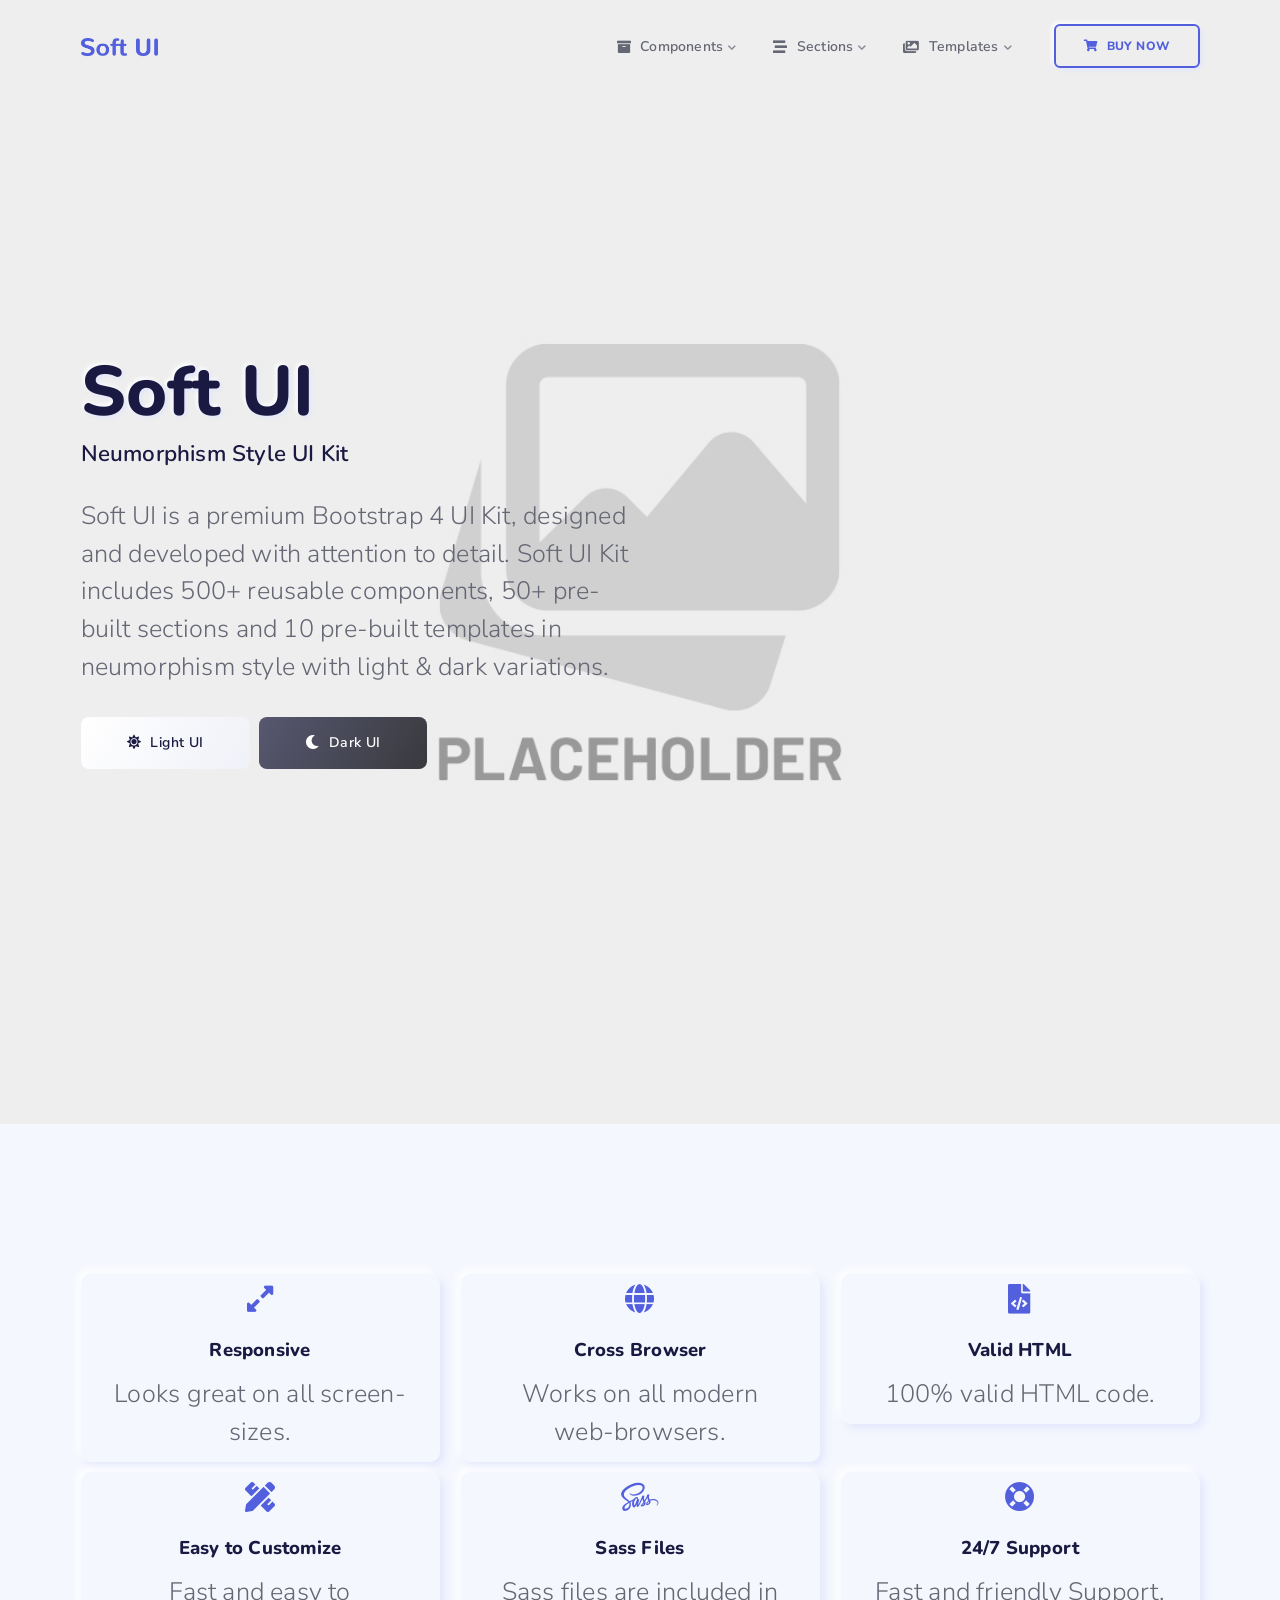
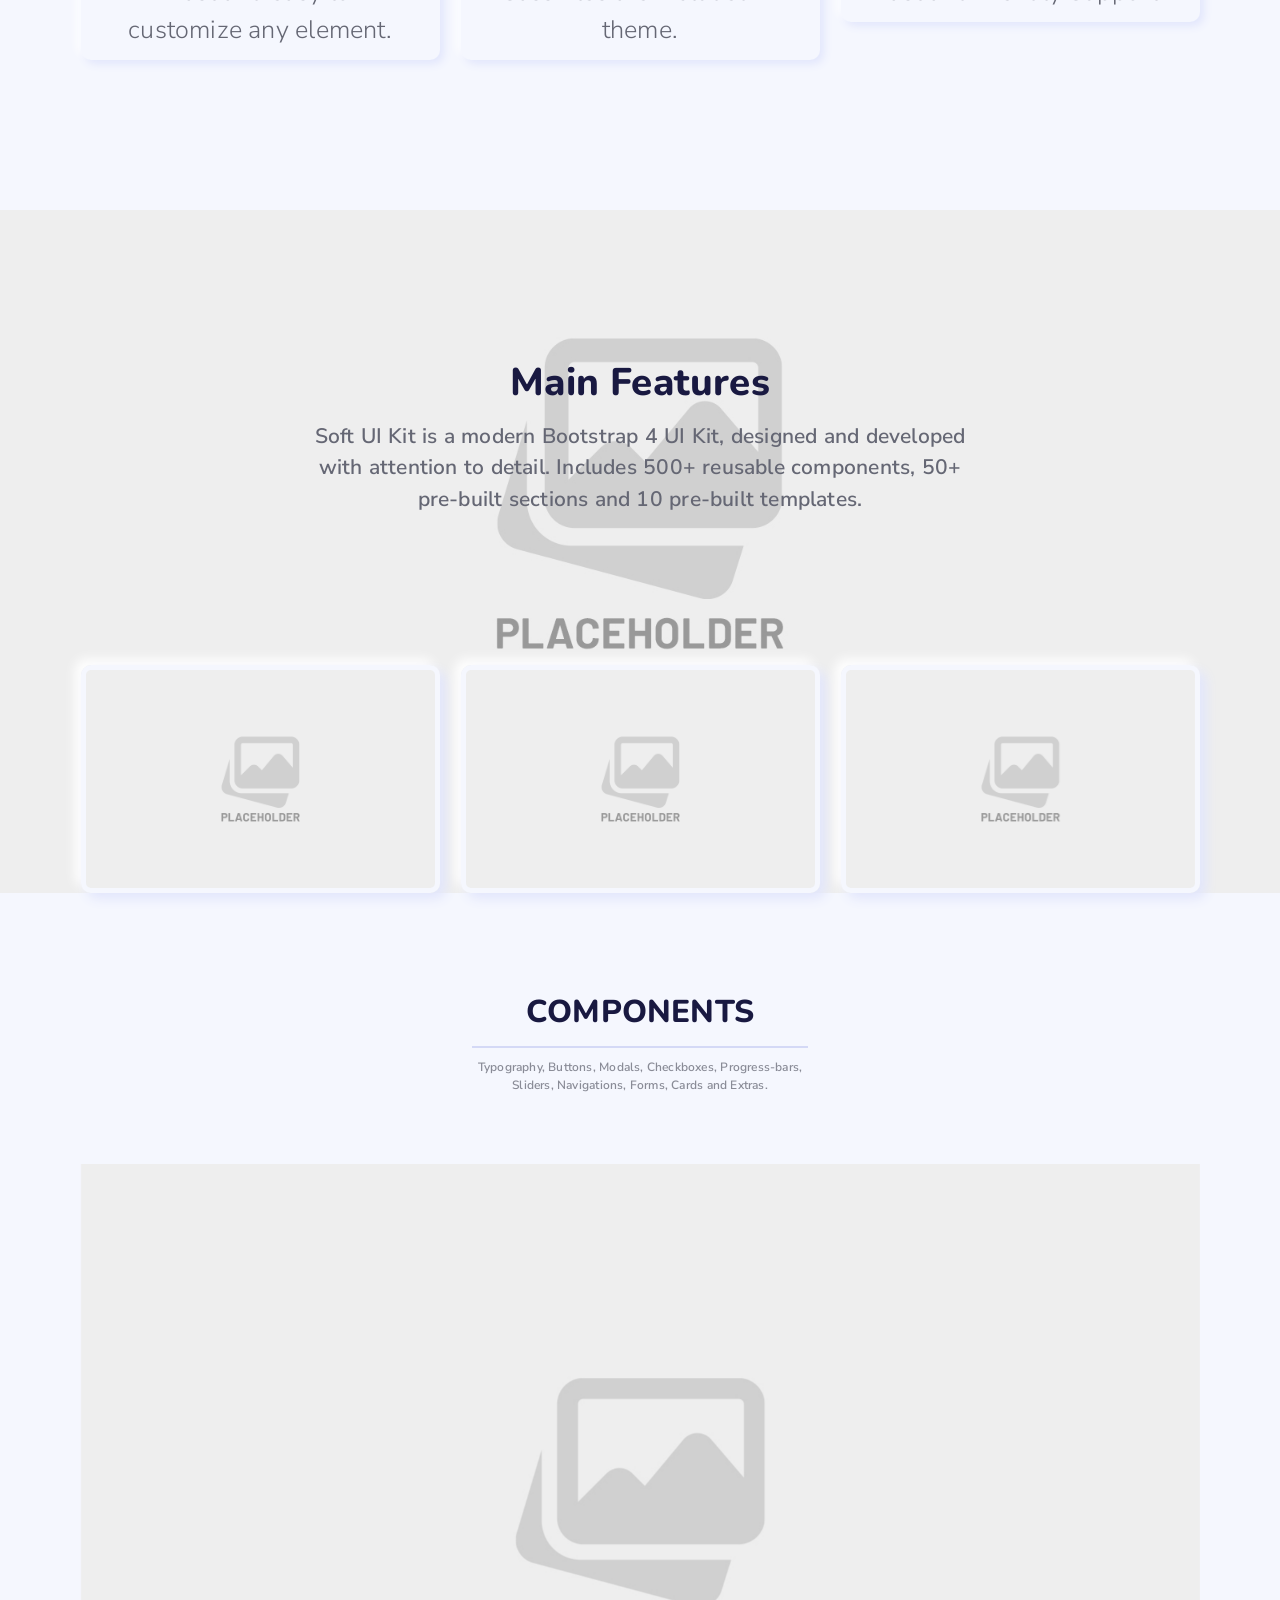
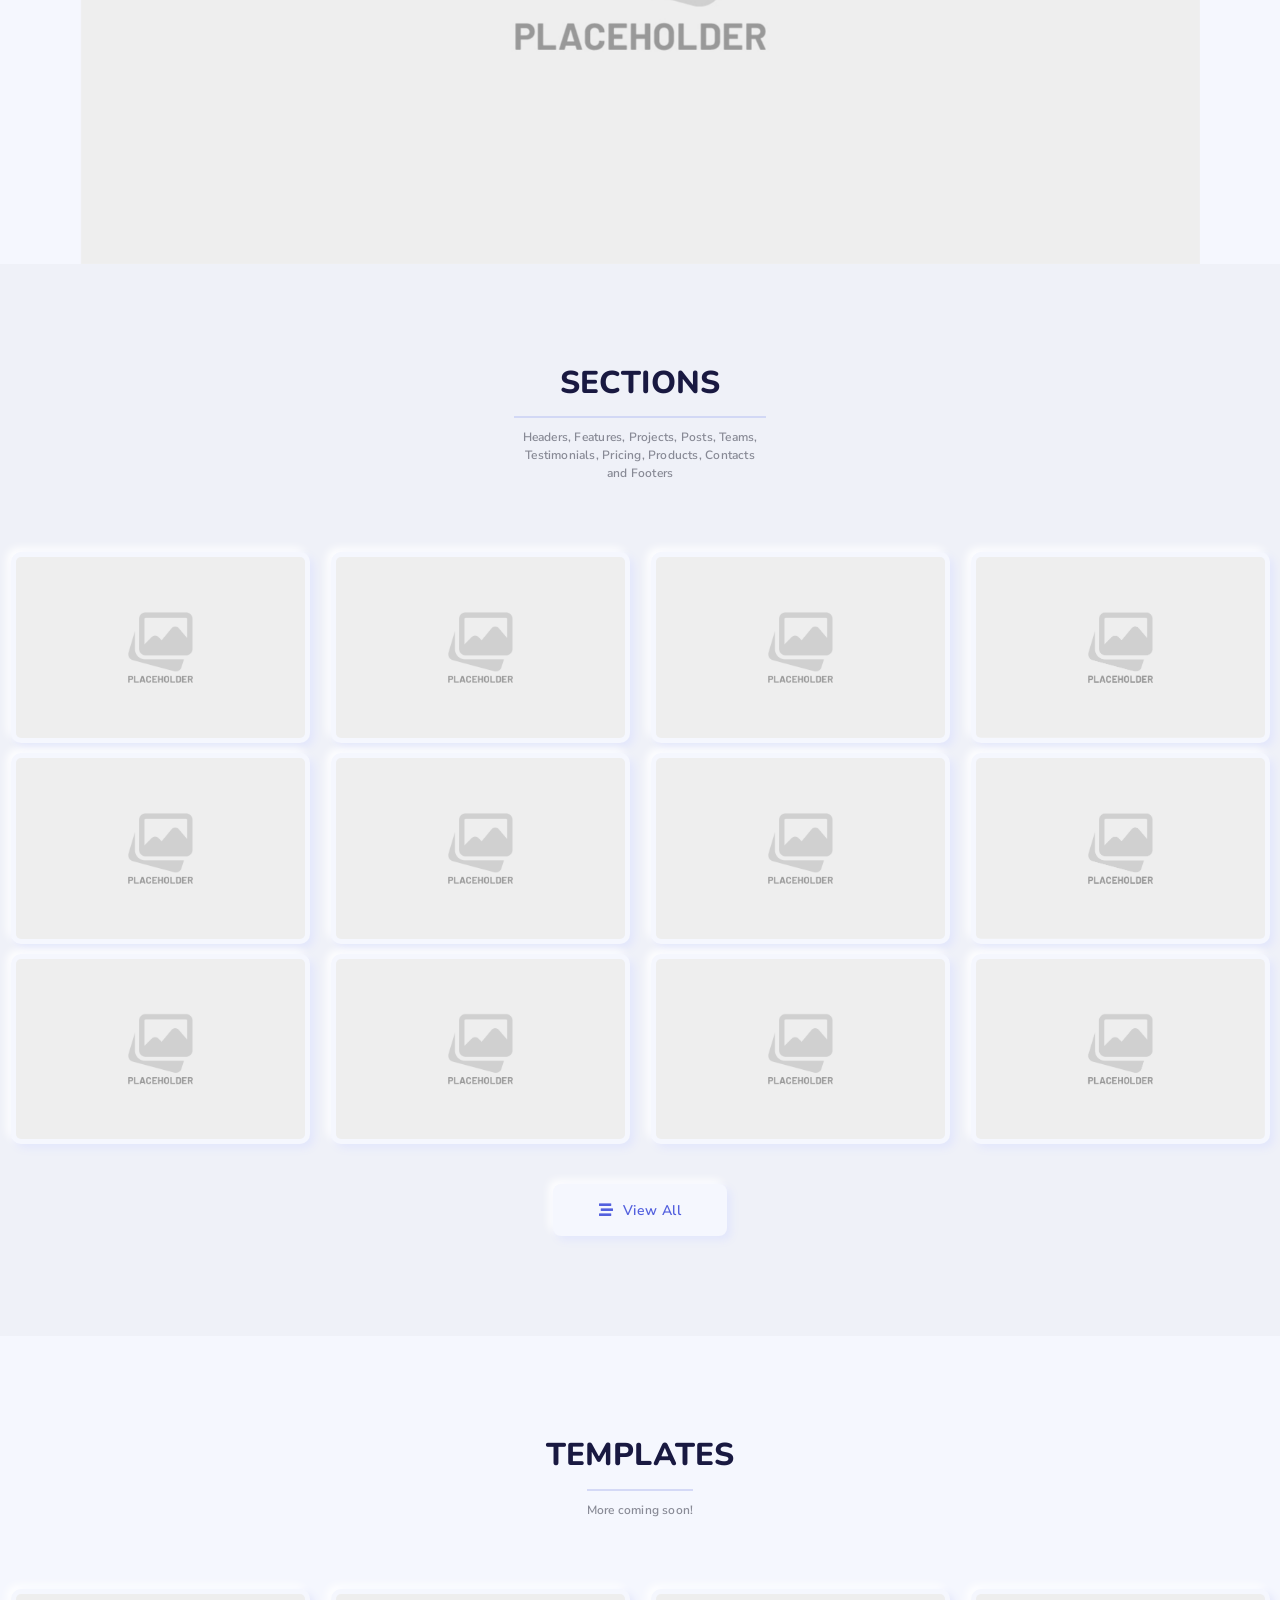
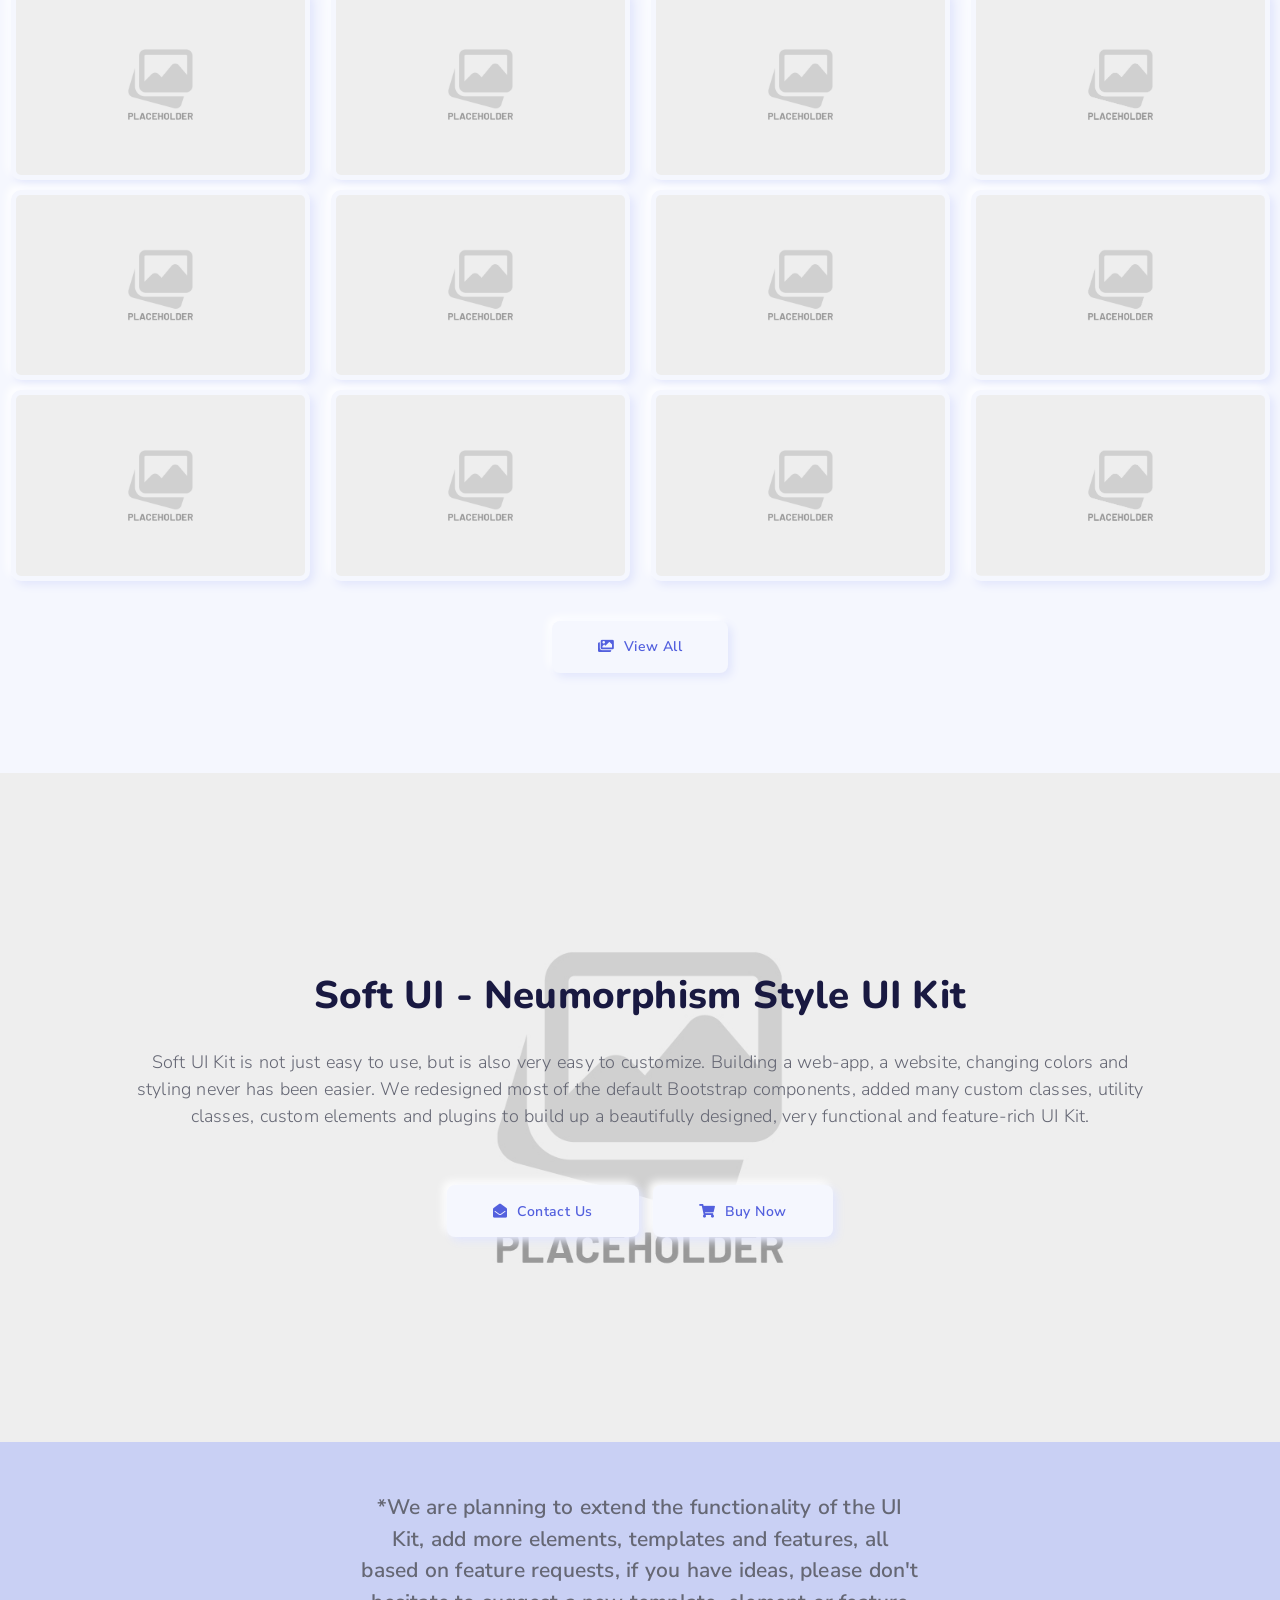
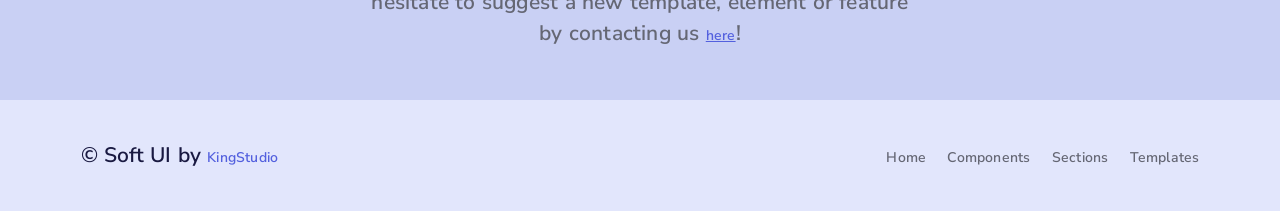
<file: LoginRegister/src/main/webapp/resources/index.html>
<!DOCTYPE html>
<html lang="en">

<head>
    <!-- Meta -->
    <meta charset="utf-8">
    <meta http-equiv="X-UA-Compatible" content="IE=edge">
    <meta name="viewport" content="width=device-width, initial-scale=1, shrink-to-fit=no">
    <meta name="description" content="Soft UI - Neumorphism Style UI Kit">
    <meta name="author" content="kingstudio.ro">
    <!-- Favicon -->
    <link rel="icon" href="assets/images/favicon.png">
    <!-- Site Title -->
    <title>Soft UI - Neumorphism Style UI Kit</title>
    <!-- Bootstrap 4 core CSS -->
    <link href="assets/css/bootstrap.min.css" rel="stylesheet">
    <!-- Custom Styles -->
    <link href="assets/css/animate.css" rel="stylesheet">
    <link href="assets/css/style.css" rel="stylesheet">
    <!-- Fonts -->
    <link href="https://fonts.googleapis.com/css2?family=Nunito:wght@300;600;800&display=swap" rel="stylesheet">
    <link href="https://fonts.googleapis.com/css2?family=Nunito+Sans:wght@300;600;800&display=swap" rel="stylesheet">
    <link href="assets/css/fontawesome-all.min.css" rel="stylesheet" type="text/css">
</head>

<body>

    <div id="preloader">
        <div class="preloader">
            <span></span>
            <span></span>
        </div>
    </div>

    <div id="top">
    </div><!-- / top -->

    <nav class="navbar navbar-expand-lg navbar-light has-sticky-logo main-nav fixed-top">
        <div class="sticky-nav-activate fixed-top"></div>
        <div class="container">
            <a class="navbar-brand" href="index.html"><img src="assets/images/logo.png" alt=""></a>
            <a class="navbar-brand sticky-logo" href="index.html"><img src="assets/images/logo.png" alt=""></a>
            <button class="navbar-toggler collapsed" type="button" data-bs-toggle="collapse" data-bs-target="#navbar-toggle" aria-controls="navbar-toggle" aria-expanded="false" aria-label="Toggle navigation">
                <span class="icon-bar top-bar"></span>
                <span class="icon-bar middle-bar"></span>
                <span class="icon-bar bottom-bar"></span>
                <span class="sr-only">Toggle navigation</span>
            </button><!-- / navbar-toggler -->

            <div class="collapse navbar-collapse" id="navbar-toggle">
                <ul class="navbar-nav ml-auto">
                    <li class="nav-item dropdown">
                        <a class="nav-link dropdown-toggle" href="#x" id="dropdown" data-bs-toggle="dropdown" aria-haspopup="true" aria-expanded="false"><i class="fas fa-archive mr-5 fs-14 va-middle"></i> <span class="va-middle">Components</span></a>
                        <div class="dropdown-menu" aria-labelledby="dropdown">
                            <a class="dropdown-item" href="components.html#basic"><i class="fas fa-box-open mr-5"></i> <span>Basic Components</span></a>
                            <a class="dropdown-item" href="components.html#navigation"><i class="fas fa-bars mr-5"></i> <span>Navigation</span></a>
                            <a class="dropdown-item" href="components.html#forms"><i class="fas fa-file-alt mr-5"></i> <span>Forms</span></a>
                            <a class="dropdown-item" href="components.html#cards"><i class="far fa-square mr-5"></i> <span>Cards</span></a>
                            <a class="dropdown-item" href="components.html#extras"><i class="fas fa-heart mr-5"></i> <span>Extras</span></a>
                        </div><!-- / dropdown-menu -->
                    </li><!-- / dropdown -->
                    <li class="nav-item dropdown">
                        <a class="nav-link dropdown-toggle" href="#x" id="dropdown-sections" data-bs-toggle="dropdown" aria-haspopup="true" aria-expanded="false"><i class="fas fa-stream mr-5 fs-14 va-middle"></i> <span class="va-middle">Sections</span></a>
                        <div class="dropdown-menu mega-menu two-columns" aria-labelledby="dropdown-sections">
                            <div class="row">
                                <div class="col-lg-6 sub-menu">
                                    <a class="dropdown-item" href="sections.html#headers"><i class="fas fa-window-maximize mr-5"></i> <span>Headers</span></a>
                                    <a class="dropdown-item" href="sections.html#features"><i class="fas fa-star mr-5"></i> <span>Features</span></a>
                                    <a class="dropdown-item" href="sections.html#projects"><i class="fas fa-briefcase mr-5"></i> <span>Projects</span></a>
                                    <a class="dropdown-item" href="sections.html#posts"><i class="fas fa-list-alt mr-5"></i> <span>Posts</span></a>
                                    <a class="dropdown-item" href="sections.html#teams"><i class="fas fa-users mr-5"></i> <span>Teams</span></a>
                                </div><!-- / sub-menu -->
                                <div class="col-lg-6 sub-menu">
                                    <a class="dropdown-item" href="sections.html#testimonials"><i class="fas fa-smile mr-5"></i> <span>Testimonials</span></a>
                                    <a class="dropdown-item" href="sections.html#pricing"><i class="fas fa-dollar-sign mr-5"></i> <span>Pricing</span></a>
                                    <a class="dropdown-item" href="sections.html#products"><i class="fas fa-tags mr-5"></i> <span>Products</span></a>
                                    <a class="dropdown-item" href="sections.html#contacts"><i class="fas fa-address-card mr-5"></i> <span>Contacts</span></a>
                                    <a class="dropdown-item" href="sections.html#footers"><i class="fas fa-copyright mr-5"></i> <span>Footers</span></a>
                                </div><!-- / sub-menu -->
                            </div><!-- / row -->
                        </div><!-- / dropdown-menu -->
                    </li><!-- / dropdown -->
                    <li class="nav-item dropdown">
                        <a class="nav-link dropdown-toggle" href="#x" id="dropdown-templates" data-bs-toggle="dropdown" aria-haspopup="true" aria-expanded="false"><i class="fas fa-images mr-5 fs-14 va-middle"></i> <span class="va-middle">Templates</span></a>
                        <div class="dropdown-menu mega-menu two-columns" aria-labelledby="dropdown-templates">
                            <div class="row">
                                <div class="col-lg-6 sub-menu">
                                    <a class="dropdown-item" href="templates/landing-page.html"><i class="fas fa-images mr-5"></i> <span>Landing Page</span></a>
                                    <a class="dropdown-item" href="templates/portfolio.html"><i class="fas fa-th-large mr-5"></i> <span>Portfolio</span></a>
                                    <a class="dropdown-item" href="templates/project.html"><i class="fas fa-briefcase mr-5"></i> <span>Project</span></a>
                                    <a class="dropdown-item" href="templates/blog.html"><i class="fas fa-list mr-5"></i> <span>Blog</span></a>
                                    <a class="dropdown-item" href="templates/post.html"><i class="fas fa-pencil-alt mr-5"></i> <span>Post</span></a>
                                </div><!-- / sub-menu -->
                                <div class="col-lg-6 sub-menu">
                                    <a class="dropdown-item" href="templates/ecommerce.html"><i class="fas fa-shopping-cart mr-5"></i> <span>eCommerce</span></a>
                                    <a class="dropdown-item" href="templates/product.html"><i class="fas fa-tag mr-5"></i> <span>Product</span></a>
                                    <a class="dropdown-item" href="templates/404.html"><i class="fas fa-unlink mr-5"></i> <span>404 Page</span></a>
                                    <a class="dropdown-item" href="templates/login-register.html"><i class="fas fa-sign-in-alt mr-5"></i> <span>Sign In</span></a>
                                    <a class="dropdown-item" href="templates/account.html"><i class="fas fa-user mr-5"></i> <span>Account</span></a>
                                </div><!-- / sub-menu -->
                            </div><!-- / row -->
                        </div><!-- / dropdown-menu -->
                    </li><!-- / dropdown -->
                </ul><!-- / navbar-nav -->

                <ul class="navbar-button p-0 m-0 ml-30">
                    <li class="nav-item">
                        <a href="https://wrapbootstrap.com/theme/soft-ui-neumorphism-style-ui-kit-WB0BTD6T1" class="btn btn-sm btn-outline-primary" target="_blank"><i class="fas fa-shopping-cart fs-12 mr-5"></i> <span>BUY NOW</span></a>
                    </li>
                </ul>
            </div><!-- / navbar-collapse -->
        </div><!-- / container -->
    </nav><!-- / navbar -->

    <header class="xxl bg-img" style="background-image: url(assets/images/placeholder.jpg)">
        <div class="container">
            <div class="row">
                <div class="col-md-6">
                    <h1 class="page-title">Soft UI</h1>
                    <h5 class="mb-30">Neumorphism Style UI Kit</h5>
                    <p class="lead mb-25">Soft UI is a premium Bootstrap 4 UI Kit, designed and developed with attention to detail. Soft UI Kit includes 500+ reusable components, 50+ pre-built sections and 10 pre-built templates in neumorphism style with light & dark variations.</p>
                    <a href="#features" class="btn btn-white-gradient m-5 ml-0 smooth-scroll"><i class="fas fa-sun mr-5"></i> <span>Light UI</span></a>
                    <a href="dark-ui/index.html" class="btn btn-dark-gradient m-5 ml-0"><i class="fas fa-moon mr-5"></i> <span>Dark UI</span></a>
                </div><!-- column -->
                <div class="col-md-6">
                </div><!-- column -->
            </div><!-- / row -->
        </div><!-- / container -->
    </header>

    <div class="main-container">

        <div id="features" class="container p-y-150">
            <div class="row">
                <div class="col-md-6 col-lg-4">
                    <div class="promo-box text-center tablet-lg-top-30 rounded-10 blur d-block">
                        <i class="fas fa-expand-alt promo-icon d-block mb-25 text-primary"></i>
                        <h6 class="box-title mb-15">Responsive</h6>
                        <p class="box-description lead mb-0">Looks great on all screen-sizes.</p>
                    </div><!-- / promo-box -->
                </div><!-- / column -->

                <div class="col-md-6 col-lg-4">
                    <div class="promo-box text-center tablet-lg-top-30 rounded-10 blur d-block">
                        <i class="fas fa-globe promo-icon d-block mb-25 text-primary"></i>
                        <h6 class="box-title mb-15">Cross Browser</h6>
                        <p class="box-description lead mb-0">Works on all modern web-browsers.</p>
                    </div><!-- / promo-box -->
                </div><!-- / column -->

                <div class="col-md-6 col-lg-4">
                    <div class="promo-box text-center rounded-10 blur d-block">
                        <i class="fas fa-file-code promo-icon d-block mb-25 text-primary"></i>
                        <h6 class="box-title mb-15">Valid HTML</h6>
                        <p class="box-description lead mb-0">100% valid HTML code.</p>
                    </div><!-- / promo-box -->
                </div><!-- / column -->

                <div class="col-md-6 col-lg-4">
                    <div class="promo-box text-center mb-0 tablet-lg-top-30 rounded-10 blur d-block">
                        <i class="fas fa-pencil-ruler promo-icon d-block mb-25 text-primary"></i>
                        <h6 class="box-title mb-15">Easy to Customize</h6>
                        <p class="box-description lead mb-0">Fast and easy to customize any element.</p>
                    </div><!-- / promo-box -->
                </div><!-- / column -->

                <div class="col-md-6 col-lg-4">
                    <div class="promo-box text-center mb-0 tablet-lg-top-30 rounded-10 blur d-block">
                        <i class="fab fa-sass promo-icon d-block mb-25 text-primary"></i>
                        <h6 class="box-title mb-15">Sass Files</h6>
                        <p class="box-description lead mb-0">Sass files are included in theme.</p>
                    </div><!-- / promo-box -->
                </div><!-- / column -->

                <div class="col-md-6 col-lg-4">
                    <div class="promo-box text-center mb-0 rounded-10 blur d-block">
                        <i class="fas fa-life-ring promo-icon d-block mb-25 text-primary"></i>
                        <h6 class="box-title mb-15">24/7 Support</h6>
                        <p class="box-description lead mb-0">Fast and friendly Support.</p>
                    </div><!-- / promo-box -->
                </div><!-- / column -->
            </div><!-- / row -->
        </div><!-- / container -->

        <section id="main-features" class="pt-150 pb-0 bg-img img-bottom" style="background-image: url(assets/images/placeholder.jpg)">
            <div class="container">
                <div class="section-title-area text-center mb-150">
                    <h2 class="section-title">Main Features</h2>
                    <p class="w-60 m-x-auto mb-0">Soft UI Kit is a modern Bootstrap 4 UI Kit, designed and developed with attention to detail. Includes 500+ reusable components, 50+ pre-built sections and 10 pre-built templates.</p>
                </div><!-- / section-title-area -->
                <div class="row">
                    <div class="col-md-4 tablet-top-30">
                        <div class="b-5 border-light rounded-10 raised move">
                           <a href="components.html"><img src="assets/images/placeholder.jpg" alt="components" class="rounded"></a>
                        </div><!-- / promo-box -->
                    </div><!-- / column -->

                    <div class="col-md-4 tablet-top-30">
                        <div class="b-5 border-light rounded-10 raised move">
                           <a href="sections.html"><img src="assets/images/placeholder.jpg" alt="sections" class="rounded"></a>
                        </div><!-- / promo-box -->
                    </div><!-- / column -->

                    <div class="col-md-4">
                        <div class="b-5 border-light rounded-10 raised move">
                           <a href="templates.html"><img src="assets/images/placeholder.jpg" alt="templates" class="rounded"></a>
                        </div><!-- / promo-box -->
                    </div><!-- / column -->
                </div><!-- / row -->
            </div><!-- / container -->
        </section>

        <section id="components" class="lg pb-0">
            <div class="container text-center">
                <div class="section-title-area mb-70">
                    <h3 class="section-title">COMPONENTS</h3>
                    <h5 class="section-sub-title fs-12 lh-1-5 w-30 m-x-auto">Typography, Buttons, Modals, Checkboxes, Progress-bars, Sliders, Navigations, Forms, Cards and Extras.</h5>
                </div><!-- / section-title-area -->

                <a href="components.html" target="_blank"><img src="assets/images/placeholder.jpg" alt=""></a>
            </div><!-- / container -->
        </section>

        <section id="sections" class="lg bg-light-grey">
            <div class="container-fluid">
                <div class="section-title-area text-center mb-70">
                    <h3 class="section-title">SECTIONS</h3>
                    <h5 class="section-sub-title fs-12 lh-1-5 w-20 m-x-auto">Headers, Features, Projects, Posts, Teams, Testimonials, Pricing, Products, Contacts and Footers</h5>
                </div><!-- / section-title-area -->

                <div class="row">
                    <div class="col-md-6 col-lg-3">
                        <div class="promo-box p-5">
                           <a href="sections.html#headers" target="_blank"><img src="assets/images/placeholder.jpg" alt="sections" class="rounded-5"></a>
                        </div><!-- / promo-box -->
                    </div><!-- / column -->

                    <div class="col-md-6 col-lg-3">
                        <div class="promo-box p-5">
                           <a href="sections.html#headers" target="_blank"><img src="assets/images/placeholder.jpg" alt="sections" class="rounded-5"></a>
                        </div><!-- / promo-box -->
                    </div><!-- / column -->

                    <div class="col-md-6 col-lg-3">
                        <div class="promo-box p-5">
                           <a href="sections.html#features" target="_blank"><img src="assets/images/placeholder.jpg" alt="sections" class="rounded-5"></a>
                        </div><!-- / promo-box -->
                    </div><!-- / column -->

                    <div class="col-md-6 col-lg-3">
                        <div class="promo-box p-5">
                           <a href="sections.html#features" target="_blank"><img src="assets/images/placeholder.jpg" alt="sections" class="rounded-5"></a>
                        </div><!-- / promo-box -->
                    </div><!-- / column -->

                    <div class="col-md-6 col-lg-3">
                        <div class="promo-box p-5">
                           <a href="sections.html#projects" target="_blank"><img src="assets/images/placeholder.jpg" alt="sections" class="rounded-5"></a>
                        </div><!-- / promo-box -->
                    </div><!-- / column -->

                    <div class="col-md-6 col-lg-3">
                        <div class="promo-box p-5">
                           <a href="sections.html#posts" target="_blank"><img src="assets/images/placeholder.jpg" alt="sections" class="rounded-5"></a>
                        </div><!-- / promo-box -->
                    </div><!-- / column -->

                    <div class="col-md-6 col-lg-3">
                        <div class="promo-box p-5">
                           <a href="sections.html#posts" target="_blank"><img src="assets/images/placeholder.jpg" alt="sections" class="rounded-5"></a>
                        </div><!-- / promo-box -->
                    </div><!-- / column -->

                    <div class="col-md-6 col-lg-3">
                        <div class="promo-box p-5">
                           <a href="sections.html#teams" target="_blank"><img src="assets/images/placeholder.jpg" alt="sections" class="rounded-5"></a>
                        </div><!-- / promo-box -->
                    </div><!-- / column -->

                    <div class="col-md-6 col-lg-3">
                        <div class="promo-box p-5">
                           <a href="sections.html#testimonials" target="_blank"><img src="assets/images/placeholder.jpg" alt="sections" class="rounded-5"></a>
                        </div><!-- / promo-box -->
                    </div><!-- / column -->

                    <div class="col-md-6 col-lg-3">
                        <div class="promo-box p-5">
                           <a href="sections.html#pricing" target="_blank"><img src="assets/images/placeholder.jpg" alt="sections" class="rounded-5"></a>
                        </div><!-- / promo-box -->
                    </div><!-- / column -->

                    <div class="col-md-6 col-lg-3">
                        <div class="promo-box p-5">
                           <a href="sections.html#products" target="_blank"><img src="assets/images/placeholder.jpg" alt="sections" class="rounded-5"></a>
                        </div><!-- / promo-box -->
                    </div><!-- / column -->

                    <div class="col-md-6 col-lg-3">
                        <div class="promo-box p-5">
                           <a href="sections.html#contacts" target="_blank"><img src="assets/images/placeholder.jpg" alt="sections" class="rounded-5"></a>
                        </div><!-- / promo-box -->
                    </div><!-- / column -->
                </div><!-- / row -->
                <div class="text-center mt-30">
                    <a href="sections.html" target="_blank" class="btn btn-primary"><i class="fas fa-stream mr-5"></i> View All</a>
                </div>
            </div><!-- / container-fluid -->
        </section>

        <section id="templates" class="lg bg-light">
            <div class="container-fluid">
                <div class="section-title-area text-center mb-70">
                    <h3 class="section-title">TEMPLATES</h3>
                    <h5 class="section-sub-title fs-12 lh-1-5 w-20 m-x-auto">More coming soon!</h5>
                </div><!-- / section-title-area -->

                <div class="row">
                    <div class="col-md-6 col-lg-3">
                        <div class="promo-box p-5">
                           <a href="templates/landing-page.html" target="_blank"><img src="assets/images/placeholder.jpg" alt="templates" class="rounded-5"></a>
                        </div><!-- / promo-box -->
                    </div><!-- / column -->

                    <div class="col-md-6 col-lg-3">
                        <div class="promo-box p-5">
                           <a href="templates/portfolio.html" target="_blank"><img src="assets/images/placeholder.jpg" alt="templates" class="rounded-5"></a>
                        </div><!-- / promo-box -->
                    </div><!-- / column -->

                    <div class="col-md-6 col-lg-3">
                        <div class="promo-box p-5">
                           <a href="templates/project.html" target="_blank"><img src="assets/images/placeholder.jpg" alt="templates" class="rounded-5"></a>
                        </div><!-- / promo-box -->
                    </div><!-- / column -->

                    <div class="col-md-6 col-lg-3">
                        <div class="promo-box p-5">
                           <a href="templates/blog.html" target="_blank"><img src="assets/images/placeholder.jpg" alt="templates" class="rounded-5"></a>
                        </div><!-- / promo-box -->
                    </div><!-- / column -->

                    <div class="col-md-6 col-lg-3">
                        <div class="promo-box p-5">
                           <a href="templates/post.html" target="_blank"><img src="assets/images/placeholder.jpg" alt="templates" class="rounded-5"></a>
                        </div><!-- / promo-box -->
                    </div><!-- / column -->

                    <div class="col-md-6 col-lg-3">
                        <div class="promo-box p-5">
                           <a href="templates/ecommerce.html" target="_blank"><img src="assets/images/placeholder.jpg" alt="templates" class="rounded-5"></a>
                        </div><!-- / promo-box -->
                    </div><!-- / column -->

                    <div class="col-md-6 col-lg-3">
                        <div class="promo-box p-5">
                           <a href="templates/product.html" target="_blank"><img src="assets/images/placeholder.jpg" alt="templates" class="rounded-5"></a>
                        </div><!-- / promo-box -->
                    </div><!-- / column -->

                    <div class="col-md-6 col-lg-3">
                        <div class="promo-box p-5">
                           <a href="templates/404.html" target="_blank"><img src="assets/images/placeholder.jpg" alt="templates" class="rounded-5"></a>
                        </div><!-- / promo-box -->
                    </div><!-- / column -->

                    <div class="col-md-6 col-lg-3">
                        <div class="promo-box p-5">
                           <a href="templates/login-register.html" target="_blank"><img src="assets/images/placeholder.jpg" alt="templates" class="rounded-5"></a>
                        </div><!-- / promo-box -->
                    </div><!-- / column -->

                    <div class="col-md-6 col-lg-3">
                        <div class="promo-box p-5">
                           <a href="templates/account.html" target="_blank"><img src="assets/images/placeholder.jpg" alt="templates" class="rounded-5"></a>
                        </div><!-- / promo-box -->
                    </div><!-- / column -->

                    <div class="col-md-6 col-lg-3">
                        <div class="promo-box p-5">
                           <a href="#x"><img src="assets/images/placeholder.jpg" alt="templates" class="rounded-5"></a>
                        </div><!-- / promo-box -->
                    </div><!-- / column -->

                    <div class="col-md-6 col-lg-3">
                        <div class="promo-box p-5">
                           <a href="#x"><img src="assets/images/placeholder.jpg" alt="templates" class="rounded-5"></a>
                        </div><!-- / promo-box -->
                    </div><!-- / column -->
                </div><!-- / row -->
                <div class="text-center mt-30">
                    <a href="templates.html" target="_blank" class="btn btn-primary"><i class="fas fa-images mr-5"></i> View All</a>
                </div>
            </div><!-- / container-fluid -->
        </section>

        <section id="cta" class="xl bg-img" style="background-image: url(assets/images/placeholder.jpg)">
            <div class="container text-center relative z-index-1">
                <h2 class="mb-30">Soft UI - Neumorphism Style UI Kit</h2>
                <p class="lead fs-18 mb-50 w-90 m-x-auto">Soft UI Kit is not just easy to use, but is also very easy to customize. Building a web-app, a website, changing colors and styling never has been easier. We redesigned most of the default Bootstrap components, added many custom classes, utility classes, custom elements and plugins to build up a beautifully designed, very functional and feature-rich UI Kit.</p>
                <a href="https://kingstudio.ro/contact.html" target="_blank" class="btn btn-primary m-5"><i class="fas fa-envelope-open mr-5"></i> Contact Us</a>
                <a href="https://wrapbootstrap.com/theme/soft-ui-neumorphism-style-ui-kit-WB0BTD6T1" target="_blank" class="btn btn-primary m-5"><i class="fas fa-shopping-cart mr-5"></i> Buy Now</a>
            </div><!-- / container -->
        </section>

        <section id="cta2" class="big bg-dark-shadow">
            <div class="container text-center">
                <h3 class="hidden mb-20">Suggest Feature</h3>
                <p class="w-50 m-x-auto mb-0">*We are planning to extend the functionality of the UI Kit, add more elements, templates and features, all based on feature requests, if you have ideas, please don't hesitate to suggest a new template, element or feature by contacting us <a href="https://kingstudio.ro/contact.html" target="_blank" style="text-decoration: underline;">here</a>!</p>
            </div><!-- / container -->
        </section>
    </div><!-- / main-container -->

    

    <a href="#top" class="scroll-to-top is-hidden smooth-scroll" data-nav-status="toggle"><i class="fas fa-chevron-up"></i></a>

    <footer>
        <div class="container">
            <div class="row v-center mobile-center">
                <div class="col-md-4 footer-left-area tablet-top">
                    <p>© Soft UI by <a href="https://kingstudio.ro" target="_blank">KingStudio</a></p>
                </div><!-- / footer-left-area -->
                <div class="col-md-8 footer-right-area">
                    <p>
                        <a href="index.html" class="text-link mr-15">Home</a>
                        <a href="components.html" class="text-link mr-15">Components</a>
                        <a href="sections.html" class="text-link mr-15">Sections</a>
                        <a href="templates.html" class="text-link">Templates</a>
                    </p>
                </div><!-- / footer-right-area -->
            </div><!-- / row -->
        </div><!-- / container -->
    </footer>

<!-- core JavaScript -->
<script src="assets/js/jquery.min.js"></script>
<script src="https://cdn.jsdelivr.net/npm/@popperjs/core@2.10.2/dist/umd/popper.min.js"></script>
<script src="assets/js/bootstrap.min.js"></script>
<!-- / core JavaScript -->

<!-- preloader -->
<script src="assets/js/preloader.js"></script>
<!-- / preloader -->

<!-- smooth scroll -->
<script src="assets/js/jquery.easing.min.js"></script>
<script src="assets/js/smooth-scroll.js"></script>
<!-- / smooth scroll -->

<!-- hide nav -->
<script src="assets/js/hide-nav.js"></script>
<!-- / hide nav -->

</body>

</html>
</file>
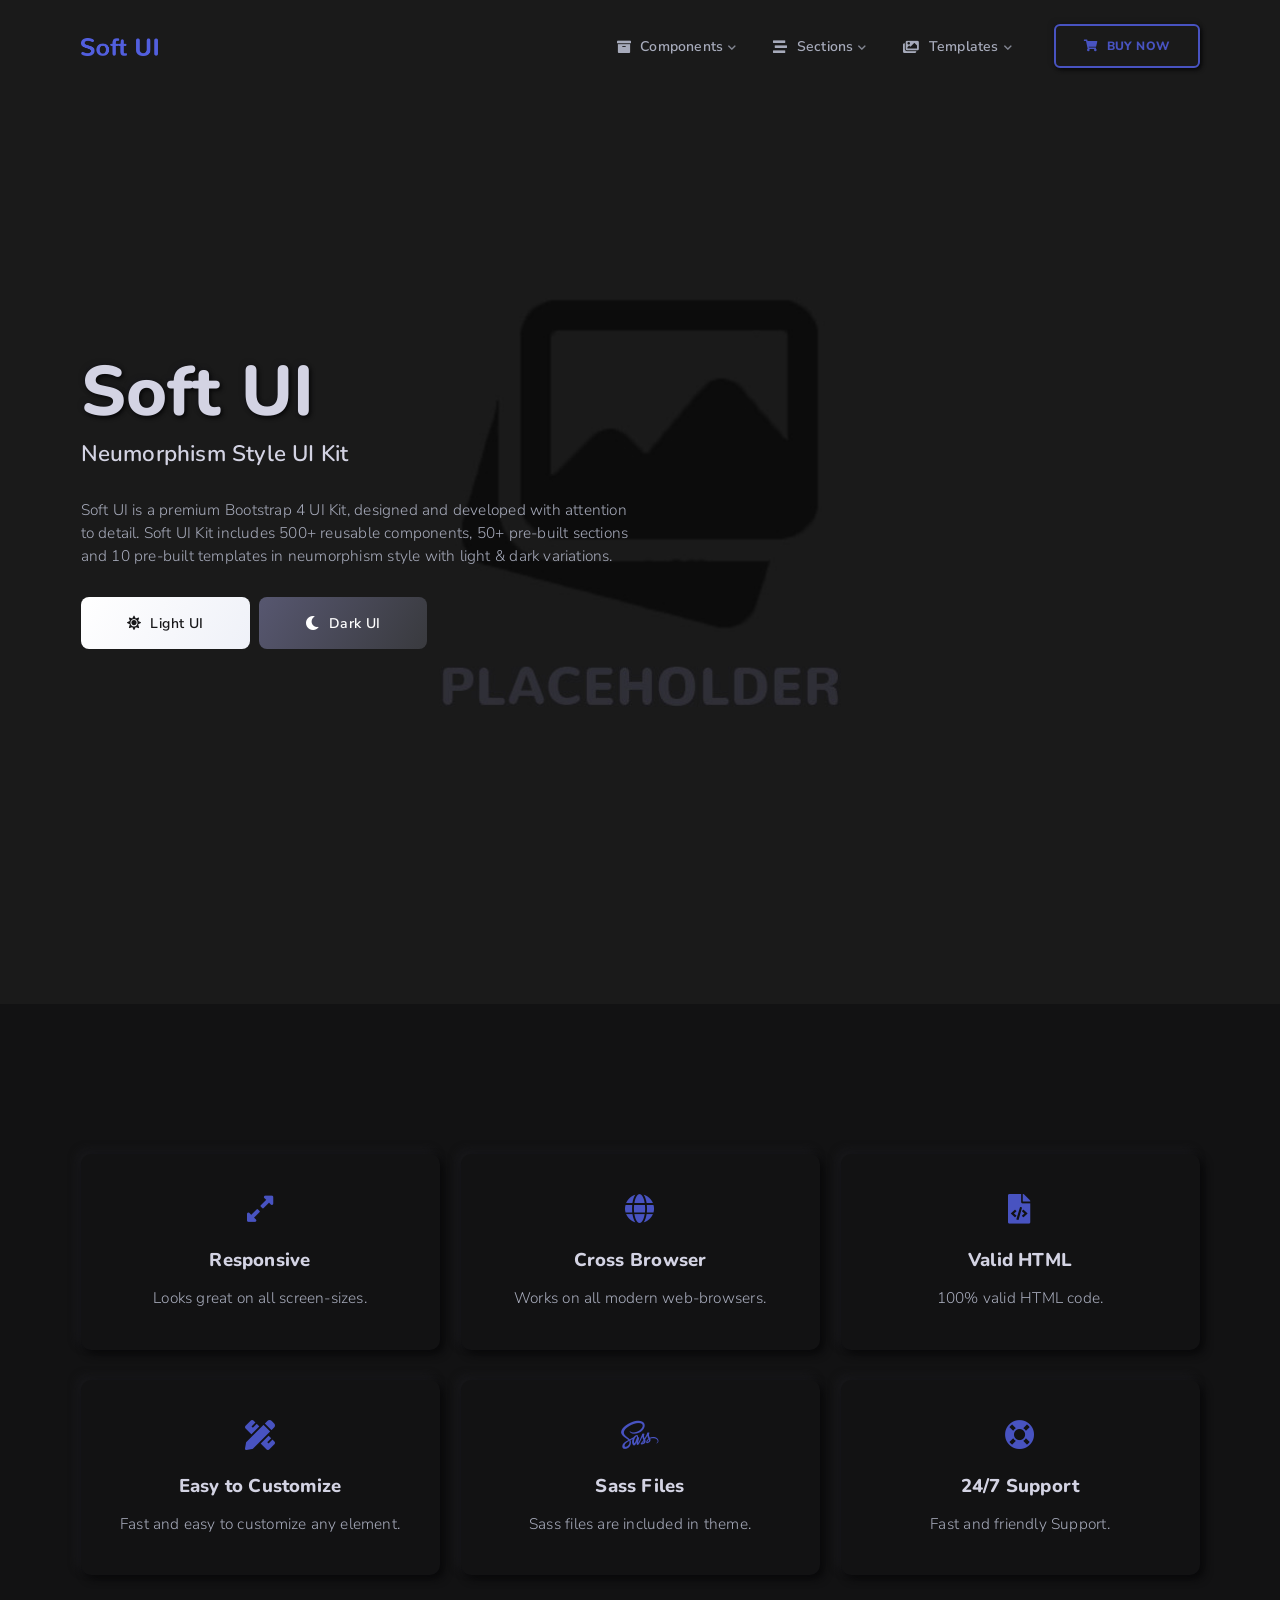
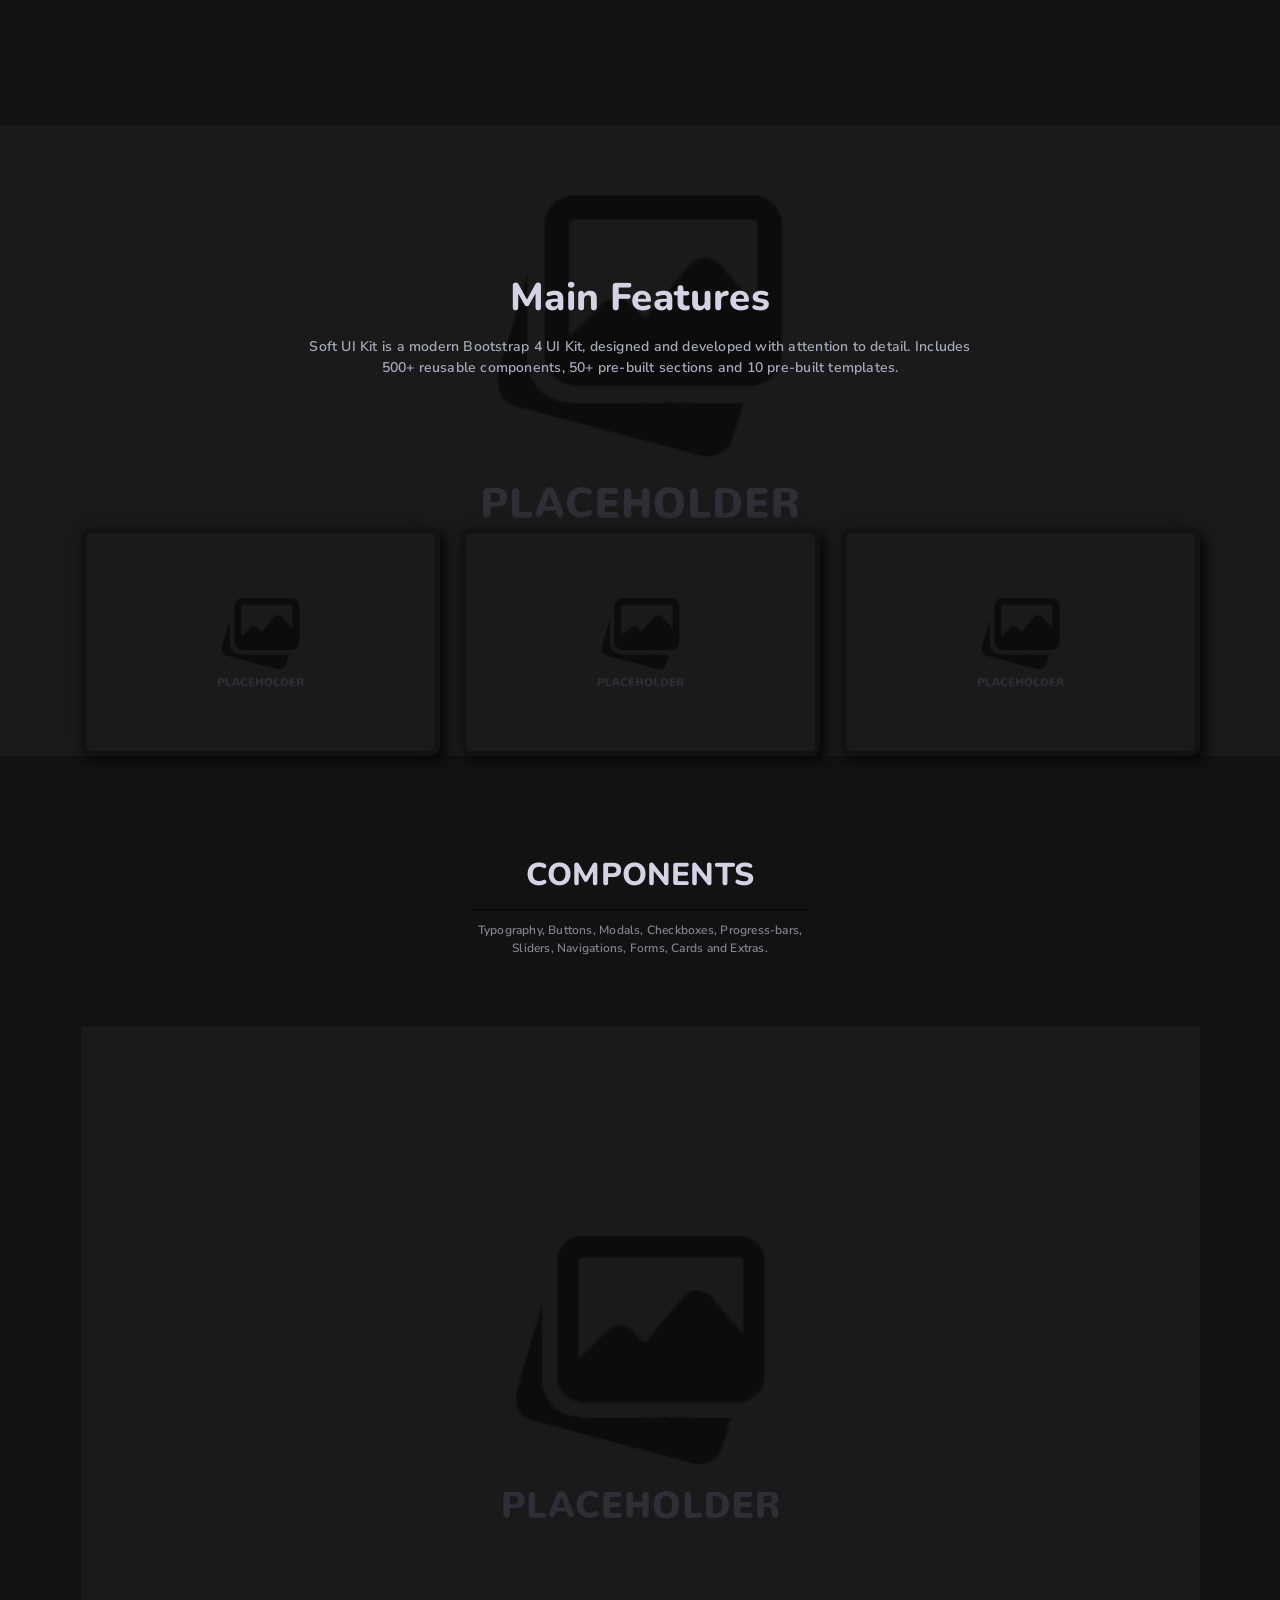
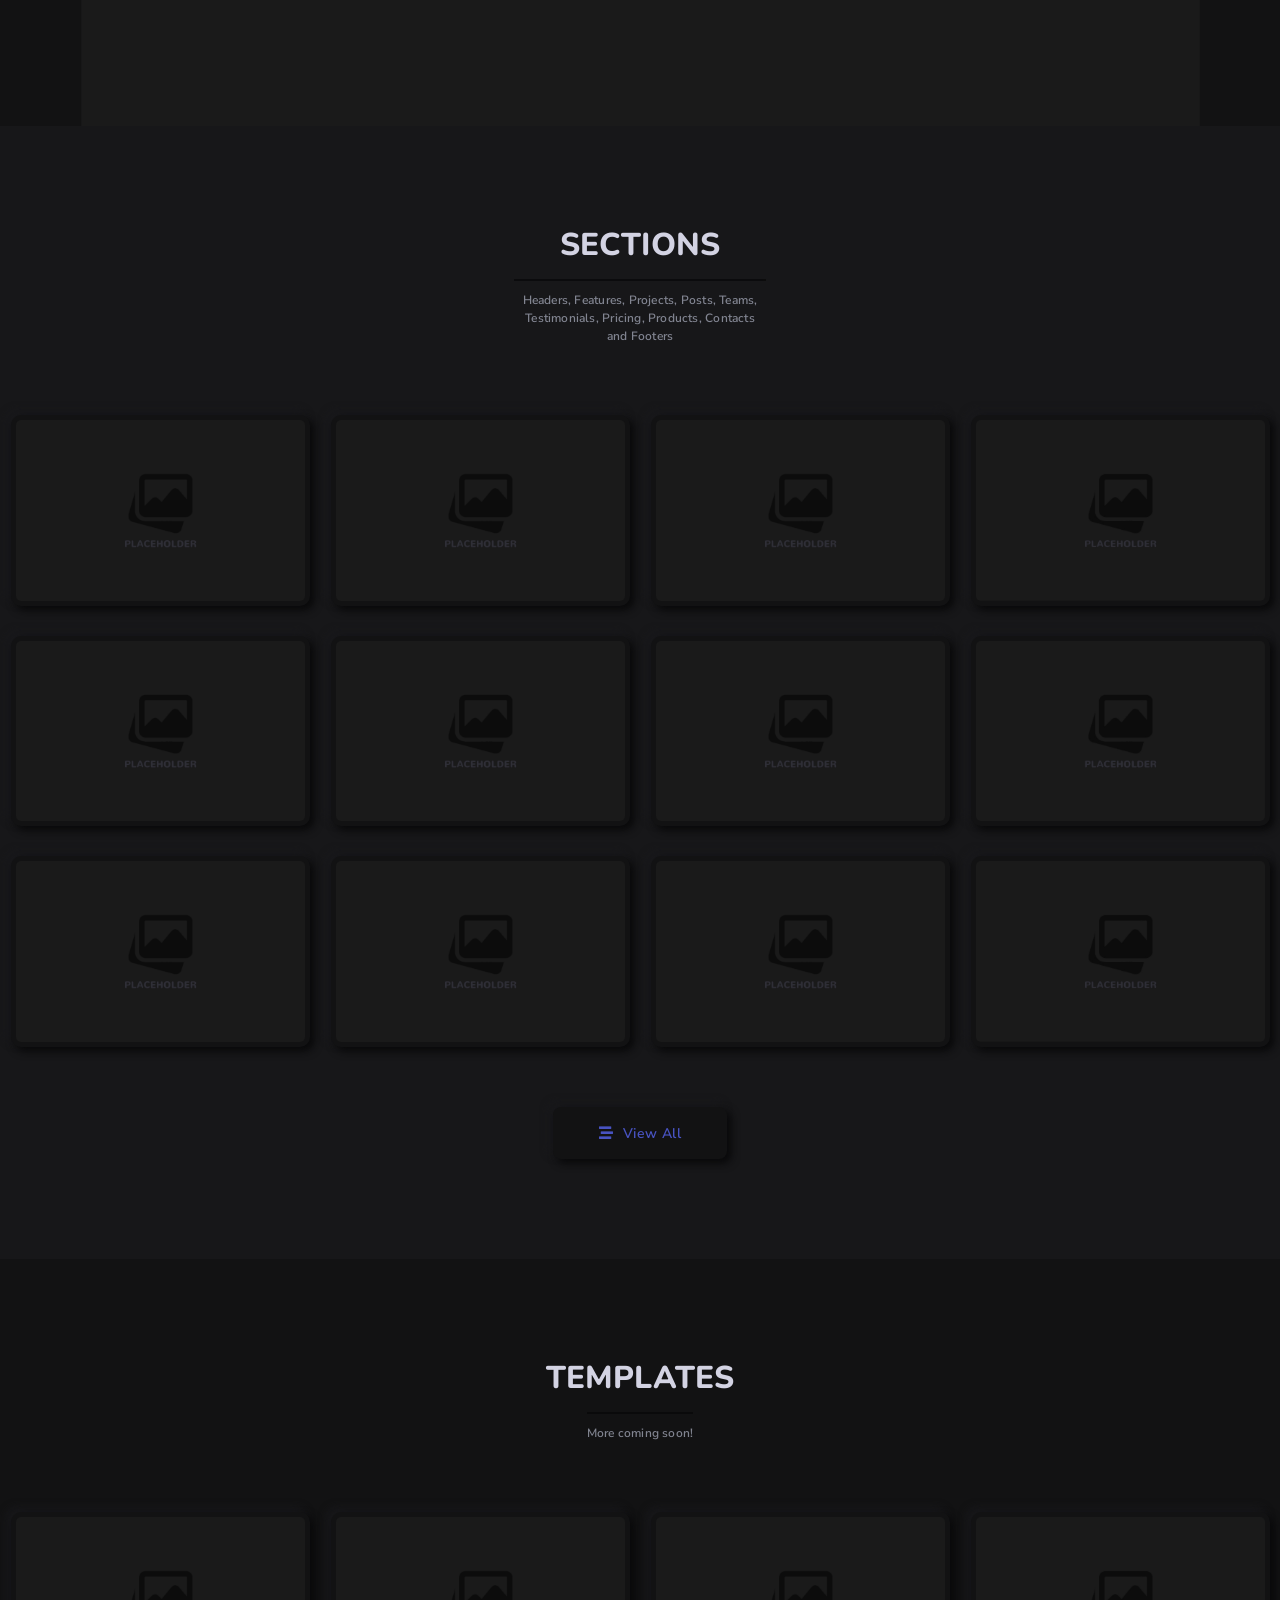
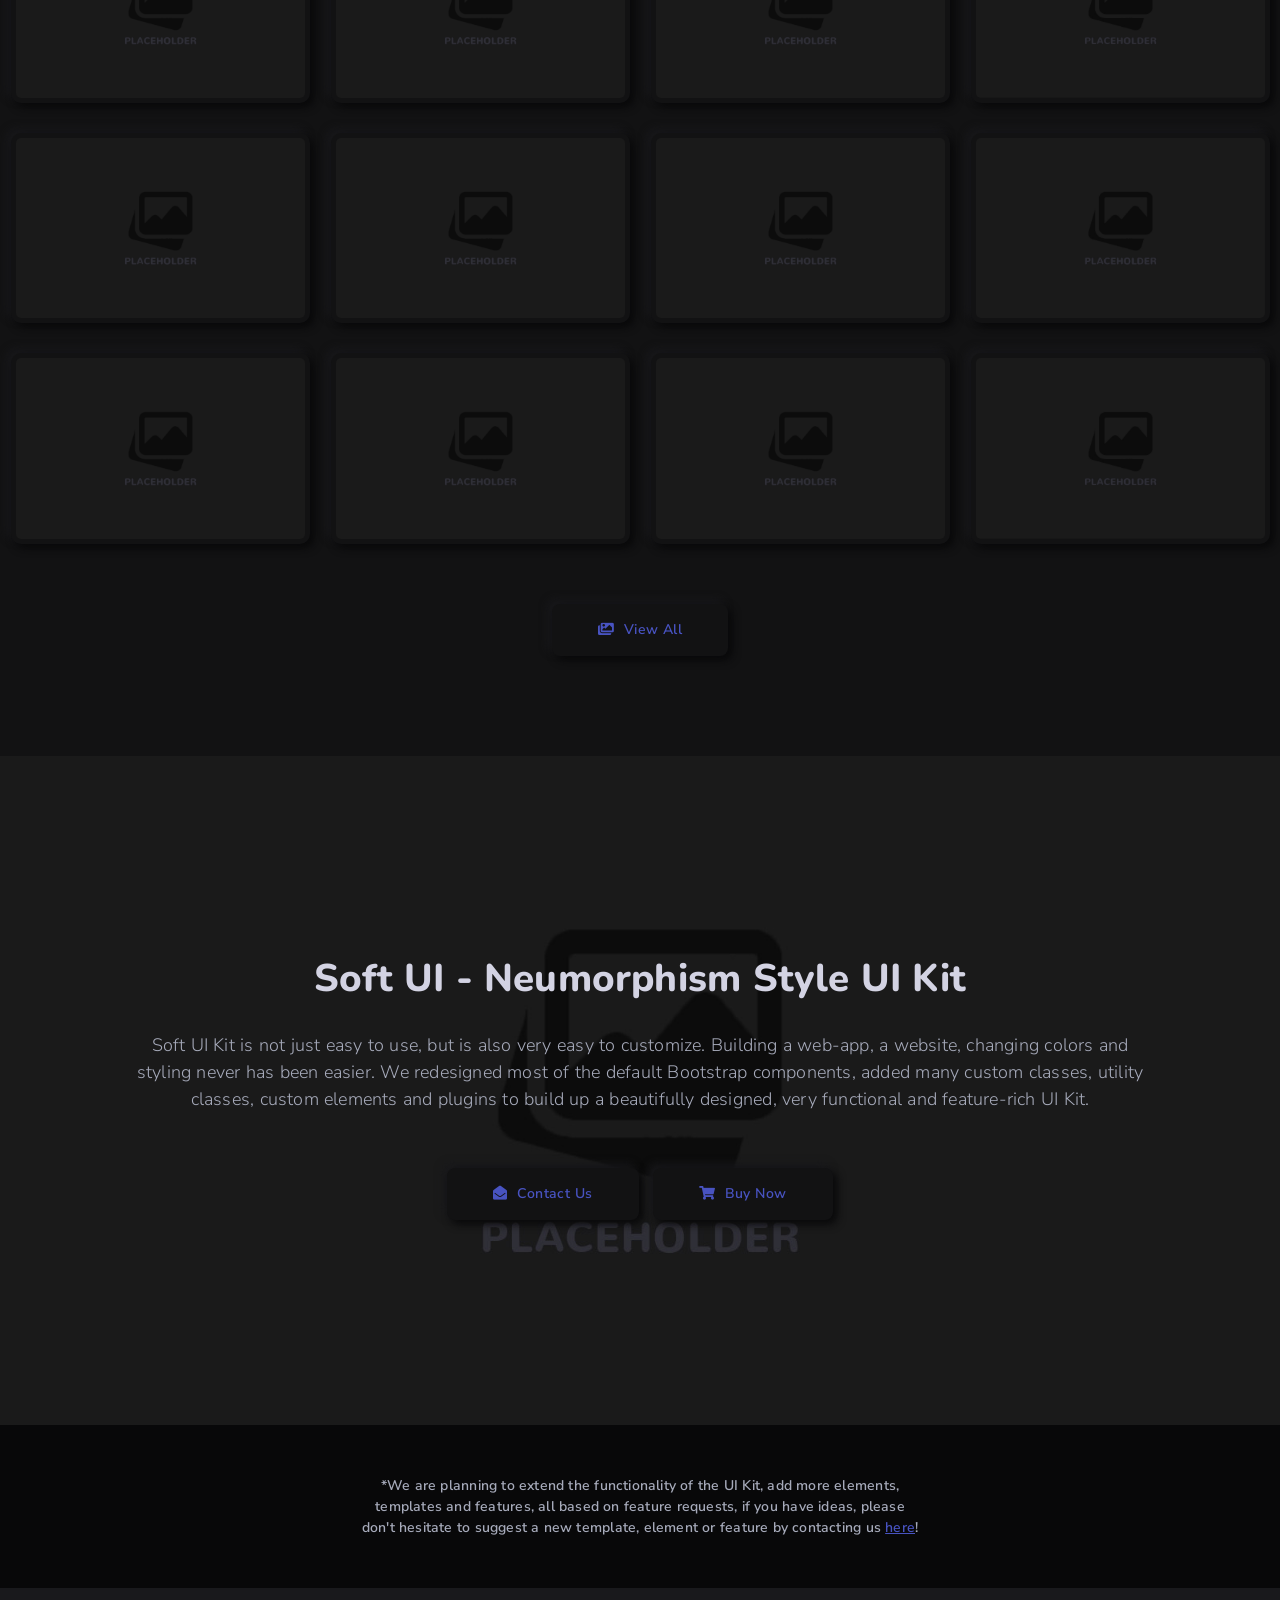
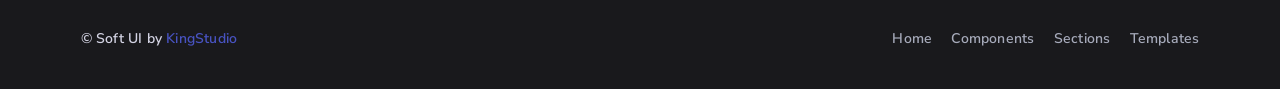
<file: LoginRegister/src/main/webapp/resources/dark-ui/index.html>
<!DOCTYPE html>
<html lang="en">

<head>
    <!-- Meta -->
    <meta charset="utf-8">
    <meta http-equiv="X-UA-Compatible" content="IE=edge">
    <meta name="viewport" content="width=device-width, initial-scale=1, shrink-to-fit=no">
    <meta name="description" content="Soft UI - Neumorphism Style UI Kit">
    <meta name="author" content="kingstudio.ro">
    <!-- Favicon -->
    <link rel="icon" href="assets/images/favicon.png">
    <!-- Site Title -->
    <title>Soft UI - Neumorphism Style UI Kit</title>
    <!-- Bootstrap 4 core CSS -->
    <link href="assets/css/bootstrap.min.css" rel="stylesheet">
    <!-- Custom Styles -->
    <link href="assets/css/animate.css" rel="stylesheet">
    <link href="assets/css/style.css" rel="stylesheet">
    <!-- Fonts -->
    <link href="https://fonts.googleapis.com/css2?family=Nunito:wght@300;600;800&display=swap" rel="stylesheet">
    <link href="https://fonts.googleapis.com/css2?family=Nunito+Sans:wght@300;600;800&display=swap" rel="stylesheet">
    <link href="assets/css/fontawesome-all.min.css" rel="stylesheet" type="text/css">
</head>

<body>

    <div id="preloader">
        <div class="preloader">
            <span></span>
            <span></span>
        </div>
    </div>

    <div id="top">
    </div><!-- / top -->

    <nav class="navbar navbar-expand-lg navbar-inverse has-sticky-logo main-nav fixed-top">
        <div class="sticky-nav-activate fixed-top"></div>
        <div class="container">
            <a class="navbar-brand" href="index.html"><img src="assets/images/logo.png" alt=""></a>
            <a class="navbar-brand sticky-logo" href="index.html"><img src="assets/images/logo.png" alt=""></a>
            <button class="navbar-toggler collapsed" type="button" data-bs-toggle="collapse" data-bs-target="#navbar-toggle" aria-controls="navbar-toggle" aria-expanded="false" aria-label="Toggle navigation">
                <span class="icon-bar top-bar"></span>
                <span class="icon-bar middle-bar"></span>
                <span class="icon-bar bottom-bar"></span>
                <span class="sr-only">Toggle navigation</span>
            </button><!-- / navbar-toggler -->

            <div class="collapse navbar-collapse" id="navbar-toggle">
                <ul class="navbar-nav ml-auto">
                    <li class="nav-item dropdown">
                        <a class="nav-link dropdown-toggle" href="#x" id="dropdown" data-bs-toggle="dropdown" aria-haspopup="true" aria-expanded="false"><i class="fas fa-archive mr-5 fs-14 va-middle"></i> <span class="va-middle">Components</span></a>
                        <div class="dropdown-menu" aria-labelledby="dropdown">
                            <a class="dropdown-item" href="components.html#basic"><i class="fas fa-box-open mr-5"></i> <span>Basic Components</span></a>
                            <a class="dropdown-item" href="components.html#navigation"><i class="fas fa-bars mr-5"></i> <span>Navigation</span></a>
                            <a class="dropdown-item" href="components.html#forms"><i class="fas fa-file-alt mr-5"></i> <span>Forms</span></a>
                            <a class="dropdown-item" href="components.html#cards"><i class="far fa-square mr-5"></i> <span>Cards</span></a>
                            <a class="dropdown-item" href="components.html#extras"><i class="fas fa-heart mr-5"></i> <span>Extras</span></a>
                        </div><!-- / dropdown-menu -->
                    </li><!-- / dropdown -->
                    <li class="nav-item dropdown">
                        <a class="nav-link dropdown-toggle" href="#x" id="dropdown-sections" data-bs-toggle="dropdown" aria-haspopup="true" aria-expanded="false"><i class="fas fa-stream mr-5 fs-14 va-middle"></i> <span class="va-middle">Sections</span></a>
                        <div class="dropdown-menu mega-menu two-columns" aria-labelledby="dropdown-sections">
                            <div class="row">
                                <div class="col-lg-6 sub-menu">
                                    <a class="dropdown-item" href="sections.html#headers"><i class="fas fa-window-maximize mr-5"></i> <span>Headers</span></a>
                                    <a class="dropdown-item" href="sections.html#features"><i class="fas fa-star mr-5"></i> <span>Features</span></a>
                                    <a class="dropdown-item" href="sections.html#projects"><i class="fas fa-briefcase mr-5"></i> <span>Projects</span></a>
                                    <a class="dropdown-item" href="sections.html#posts"><i class="fas fa-list-alt mr-5"></i> <span>Posts</span></a>
                                    <a class="dropdown-item" href="sections.html#teams"><i class="fas fa-users mr-5"></i> <span>Teams</span></a>
                                </div><!-- / sub-menu -->
                                <div class="col-lg-6 sub-menu">
                                    <a class="dropdown-item" href="sections.html#testimonials"><i class="fas fa-smile mr-5"></i> <span>Testimonials</span></a>
                                    <a class="dropdown-item" href="sections.html#pricing"><i class="fas fa-dollar-sign mr-5"></i> <span>Pricing</span></a>
                                    <a class="dropdown-item" href="sections.html#products"><i class="fas fa-tags mr-5"></i> <span>Products</span></a>
                                    <a class="dropdown-item" href="sections.html#contacts"><i class="fas fa-address-card mr-5"></i> <span>Contacts</span></a>
                                    <a class="dropdown-item" href="sections.html#footers"><i class="fas fa-copyright mr-5"></i> <span>Footers</span></a>
                                </div><!-- / sub-menu -->
                            </div><!-- / row -->
                        </div><!-- / dropdown-menu -->
                    </li><!-- / dropdown -->
                    <li class="nav-item dropdown">
                        <a class="nav-link dropdown-toggle" href="#x" id="dropdown-templates" data-bs-toggle="dropdown" aria-haspopup="true" aria-expanded="false"><i class="fas fa-images mr-5 fs-14 va-middle"></i> <span class="va-middle">Templates</span></a>
                        <div class="dropdown-menu mega-menu two-columns" aria-labelledby="dropdown-templates">
                            <div class="row">
                                <div class="col-lg-6 sub-menu">
                                    <a class="dropdown-item" href="templates/landing-page.html"><i class="fas fa-images mr-5"></i> <span>Landing Page</span></a>
                                    <a class="dropdown-item" href="templates/portfolio.html"><i class="fas fa-th-large mr-5"></i> <span>Portfolio</span></a>
                                    <a class="dropdown-item" href="templates/project.html"><i class="fas fa-briefcase mr-5"></i> <span>Project</span></a>
                                    <a class="dropdown-item" href="templates/blog.html"><i class="fas fa-list mr-5"></i> <span>Blog</span></a>
                                    <a class="dropdown-item" href="templates/post.html"><i class="fas fa-pencil-alt mr-5"></i> <span>Post</span></a>
                                </div><!-- / sub-menu -->
                                <div class="col-lg-6 sub-menu">
                                    <a class="dropdown-item" href="templates/ecommerce.html"><i class="fas fa-shopping-cart mr-5"></i> <span>eCommerce</span></a>
                                    <a class="dropdown-item" href="templates/product.html"><i class="fas fa-tag mr-5"></i> <span>Product</span></a>
                                    <a class="dropdown-item" href="templates/404.html"><i class="fas fa-unlink mr-5"></i> <span>404 Page</span></a>
                                    <a class="dropdown-item" href="templates/login-register.html"><i class="fas fa-sign-in-alt mr-5"></i> <span>Sign In</span></a>
                                    <a class="dropdown-item" href="templates/account.html"><i class="fas fa-user mr-5"></i> <span>Account</span></a>
                                </div><!-- / sub-menu -->
                            </div><!-- / row -->
                        </div><!-- / dropdown-menu -->
                    </li><!-- / dropdown -->
                </ul><!-- / navbar-nav -->

                <ul class="navbar-button p-0 m-0 ml-30">
                    <li class="nav-item">
                        <a href="https://wrapbootstrap.com/theme/soft-ui-neumorphism-style-ui-kit-WB0BTD6T1" class="btn btn-sm btn-outline-primary" target="_blank"><i class="fas fa-shopping-cart fs-12 mr-5"></i> <span>BUY NOW</span></a>
                    </li>
                </ul>
            </div><!-- / navbar-collapse -->
        </div><!-- / container -->
    </nav><!-- / navbar -->

    <header class="xxl bg-img" style="background-image: url(assets/images/placeholder.jpg)">
        <div class="container">
            <div class="row">
                <div class="col-md-6">
                    <h1 class="page-title">Soft UI</h1>
                    <h5 class="mb-30">Neumorphism Style UI Kit</h5>
                    <p class="lead mb-25">Soft UI is a premium Bootstrap 4 UI Kit, designed and developed with attention to detail. Soft UI Kit includes 500+ reusable components, 50+ pre-built sections and 10 pre-built templates in neumorphism style with light & dark variations.</p>
                    <a href="../index.html" class="btn btn-white-gradient m-5 ml-0"><i class="fas fa-sun mr-5"></i> <span>Light UI</span></a>
                    <a href="#features" class="btn btn-dark-gradient m-5 ml-0 smooth-scroll"><i class="fas fa-moon mr-5"></i> <span>Dark UI</span></a>
                </div><!-- column -->
                <div class="col-md-6">
                </div><!-- column -->
            </div><!-- / row -->
        </div><!-- / container -->
    </header>

    <div class="main-container">

        <div id="features" class="container p-y-150">
            <div class="row">
                <div class="col-md-6 col-lg-4">
                    <div class="promo-box text-center tablet-lg-top-30 rounded-10 blur d-block">
                        <i class="fas fa-expand-alt promo-icon d-block mb-25 text-primary"></i>
                        <h6 class="box-title mb-15">Responsive</h6>
                        <p class="box-description lead mb-0">Looks great on all screen-sizes.</p>
                    </div><!-- / promo-box -->
                </div><!-- / column -->

                <div class="col-md-6 col-lg-4">
                    <div class="promo-box text-center tablet-lg-top-30 rounded-10 blur d-block">
                        <i class="fas fa-globe promo-icon d-block mb-25 text-primary"></i>
                        <h6 class="box-title mb-15">Cross Browser</h6>
                        <p class="box-description lead mb-0">Works on all modern web-browsers.</p>
                    </div><!-- / promo-box -->
                </div><!-- / column -->

                <div class="col-md-6 col-lg-4">
                    <div class="promo-box text-center rounded-10 blur d-block">
                        <i class="fas fa-file-code promo-icon d-block mb-25 text-primary"></i>
                        <h6 class="box-title mb-15">Valid HTML</h6>
                        <p class="box-description lead mb-0">100% valid HTML code.</p>
                    </div><!-- / promo-box -->
                </div><!-- / column -->

                <div class="col-md-6 col-lg-4">
                    <div class="promo-box text-center mb-0 tablet-lg-top-30 rounded-10 blur d-block">
                        <i class="fas fa-pencil-ruler promo-icon d-block mb-25 text-primary"></i>
                        <h6 class="box-title mb-15">Easy to Customize</h6>
                        <p class="box-description lead mb-0">Fast and easy to customize any element.</p>
                    </div><!-- / promo-box -->
                </div><!-- / column -->

                <div class="col-md-6 col-lg-4">
                    <div class="promo-box text-center mb-0 tablet-lg-top-30 rounded-10 blur d-block">
                        <i class="fab fa-sass promo-icon d-block mb-25 text-primary"></i>
                        <h6 class="box-title mb-15">Sass Files</h6>
                        <p class="box-description lead mb-0">Sass files are included in theme.</p>
                    </div><!-- / promo-box -->
                </div><!-- / column -->

                <div class="col-md-6 col-lg-4">
                    <div class="promo-box text-center mb-0 rounded-10 blur d-block">
                        <i class="fas fa-life-ring promo-icon d-block mb-25 text-primary"></i>
                        <h6 class="box-title mb-15">24/7 Support</h6>
                        <p class="box-description lead mb-0">Fast and friendly Support.</p>
                    </div><!-- / promo-box -->
                </div><!-- / column -->
            </div><!-- / row -->
        </div><!-- / container -->

        <section id="main-features" class="pt-150 pb-0 bg-img img-bottom" style="background-image: url(assets/images/placeholder.jpg)">
            <div class="container">
                <div class="section-title-area text-center mb-150">
                    <h2 class="section-title">Main Features</h2>
                    <p class="w-60 m-x-auto mb-0">Soft UI Kit is a modern Bootstrap 4 UI Kit, designed and developed with attention to detail. Includes 500+ reusable components, 50+ pre-built sections and 10 pre-built templates.</p>
                </div><!-- / section-title-area -->
                <div class="row">
                    <div class="col-md-4 tablet-top-30">
                        <div class="b-5 border-light rounded-10 raised move">
                           <a href="components.html"><img src="assets/images/placeholder.jpg" alt="components" class="rounded"></a>
                        </div><!-- / promo-box -->
                    </div><!-- / column -->

                    <div class="col-md-4 tablet-top-30">
                        <div class="b-5 border-light rounded-10 raised move">
                           <a href="sections.html"><img src="assets/images/placeholder.jpg" alt="sections" class="rounded"></a>
                        </div><!-- / promo-box -->
                    </div><!-- / column -->

                    <div class="col-md-4">
                        <div class="b-5 border-light rounded-10 raised move">
                           <a href="templates.html"><img src="assets/images/placeholder.jpg" alt="templates" class="rounded"></a>
                        </div><!-- / promo-box -->
                    </div><!-- / column -->
                </div><!-- / row -->
            </div><!-- / container -->
        </section>

        <section id="components" class="lg pb-0">
            <div class="container text-center">
                <div class="section-title-area mb-70">
                    <h3 class="section-title">COMPONENTS</h3>
                    <h5 class="section-sub-title fs-12 lh-1-5 w-30 m-x-auto">Typography, Buttons, Modals, Checkboxes, Progress-bars, Sliders, Navigations, Forms, Cards and Extras.</h5>
                </div><!-- / section-title-area -->

                <a href="components.html" target="_blank"><img src="assets/images/placeholder.jpg" alt=""></a>
            </div><!-- / container -->
        </section>

        <section id="sections" class="lg bg-dark-grey">
            <div class="container-fluid">
                <div class="section-title-area text-center mb-70">
                    <h3 class="section-title">SECTIONS</h3>
                    <h5 class="section-sub-title fs-12 lh-1-5 w-20 m-x-auto">Headers, Features, Projects, Posts, Teams, Testimonials, Pricing, Products, Contacts and Footers</h5>
                </div><!-- / section-title-area -->

                <div class="row">

                    <div class="col-md-6 col-lg-3">
                        <div class="promo-box p-5">
                           <a href="sections.html#headers" target="_blank"><img src="assets/images/placeholder.jpg" alt="sections" class="rounded-5"></a>
                        </div><!-- / promo-box -->
                    </div><!-- / column -->

                    <div class="col-md-6 col-lg-3">
                        <div class="promo-box p-5">
                           <a href="sections.html#headers" target="_blank"><img src="assets/images/placeholder.jpg" alt="sections" class="rounded-5"></a>
                        </div><!-- / promo-box -->
                    </div><!-- / column -->

                    <div class="col-md-6 col-lg-3">
                        <div class="promo-box p-5">
                           <a href="sections.html#features" target="_blank"><img src="assets/images/placeholder.jpg" alt="sections" class="rounded-5"></a>
                        </div><!-- / promo-box -->
                    </div><!-- / column -->

                    <div class="col-md-6 col-lg-3">
                        <div class="promo-box p-5">
                           <a href="sections.html#features" target="_blank"><img src="assets/images/placeholder.jpg" alt="sections" class="rounded-5"></a>
                        </div><!-- / promo-box -->
                    </div><!-- / column -->

                    <div class="col-md-6 col-lg-3">
                        <div class="promo-box p-5">
                           <a href="sections.html#projects" target="_blank"><img src="assets/images/placeholder.jpg" alt="sections" class="rounded-5"></a>
                        </div><!-- / promo-box -->
                    </div><!-- / column -->

                    <div class="col-md-6 col-lg-3">
                        <div class="promo-box p-5">
                           <a href="sections.html#posts" target="_blank"><img src="assets/images/placeholder.jpg" alt="sections" class="rounded-5"></a>
                        </div><!-- / promo-box -->
                    </div><!-- / column -->

                    <div class="col-md-6 col-lg-3">
                        <div class="promo-box p-5">
                           <a href="sections.html#posts" target="_blank"><img src="assets/images/placeholder.jpg" alt="sections" class="rounded-5"></a>
                        </div><!-- / promo-box -->
                    </div><!-- / column -->

                    <div class="col-md-6 col-lg-3">
                        <div class="promo-box p-5">
                           <a href="sections.html#teams" target="_blank"><img src="assets/images/placeholder.jpg" alt="sections" class="rounded-5"></a>
                        </div><!-- / promo-box -->
                    </div><!-- / column -->

                    <div class="col-md-6 col-lg-3">
                        <div class="promo-box p-5">
                           <a href="sections.html#testimonials" target="_blank"><img src="assets/images/placeholder.jpg" alt="sections" class="rounded-5"></a>
                        </div><!-- / promo-box -->
                    </div><!-- / column -->

                    <div class="col-md-6 col-lg-3">
                        <div class="promo-box p-5">
                           <a href="sections.html#pricing" target="_blank"><img src="assets/images/placeholder.jpg" alt="sections" class="rounded-5"></a>
                        </div><!-- / promo-box -->
                    </div><!-- / column -->

                    <div class="col-md-6 col-lg-3">
                        <div class="promo-box p-5">
                           <a href="sections.html#products" target="_blank"><img src="assets/images/placeholder.jpg" alt="sections" class="rounded-5"></a>
                        </div><!-- / promo-box -->
                    </div><!-- / column -->

                    <div class="col-md-6 col-lg-3">
                        <div class="promo-box p-5">
                           <a href="sections.html#contacts" target="_blank"><img src="assets/images/placeholder.jpg" alt="sections" class="rounded-5"></a>
                        </div><!-- / promo-box -->
                    </div><!-- / column -->
                </div><!-- / row -->
                <div class="text-center mt-30">
                    <a href="sections.html" target="_blank" class="btn btn-primary"><i class="fas fa-stream mr-5"></i> View All</a>
                </div>
            </div><!-- / container-fluid -->
        </section>

        <section id="templates" class="lg bg-light">
            <div class="container-fluid">
                <div class="section-title-area text-center mb-70">
                    <h3 class="section-title">TEMPLATES</h3>
                    <h5 class="section-sub-title fs-12 lh-1-5 w-20 m-x-auto">More coming soon!</h5>
                </div><!-- / section-title-area -->

                <div class="row">
                    <div class="col-md-6 col-lg-3">
                        <div class="promo-box p-5">
                           <a href="templates/landing-page.html" target="_blank"><img src="assets/images/placeholder.jpg" alt="templates" class="rounded-5"></a>
                        </div><!-- / promo-box -->
                    </div><!-- / column -->

                    <div class="col-md-6 col-lg-3">
                        <div class="promo-box p-5">
                           <a href="templates/portfolio.html" target="_blank"><img src="assets/images/placeholder.jpg" alt="templates" class="rounded-5"></a>
                        </div><!-- / promo-box -->
                    </div><!-- / column -->

                    <div class="col-md-6 col-lg-3">
                        <div class="promo-box p-5">
                           <a href="templates/project.html" target="_blank"><img src="assets/images/placeholder.jpg" alt="templates" class="rounded-5"></a>
                        </div><!-- / promo-box -->
                    </div><!-- / column -->

                    <div class="col-md-6 col-lg-3">
                        <div class="promo-box p-5">
                           <a href="templates/blog.html" target="_blank"><img src="assets/images/placeholder.jpg" alt="templates" class="rounded-5"></a>
                        </div><!-- / promo-box -->
                    </div><!-- / column -->

                    <div class="col-md-6 col-lg-3">
                        <div class="promo-box p-5">
                           <a href="templates/post.html" target="_blank"><img src="assets/images/placeholder.jpg" alt="templates" class="rounded-5"></a>
                        </div><!-- / promo-box -->
                    </div><!-- / column -->

                    <div class="col-md-6 col-lg-3">
                        <div class="promo-box p-5">
                           <a href="templates/ecommerce.html" target="_blank"><img src="assets/images/placeholder.jpg" alt="templates" class="rounded-5"></a>
                        </div><!-- / promo-box -->
                    </div><!-- / column -->

                    <div class="col-md-6 col-lg-3">
                        <div class="promo-box p-5">
                           <a href="templates/product.html" target="_blank"><img src="assets/images/placeholder.jpg" alt="templates" class="rounded-5"></a>
                        </div><!-- / promo-box -->
                    </div><!-- / column -->

                    <div class="col-md-6 col-lg-3">
                        <div class="promo-box p-5">
                           <a href="templates/404.html" target="_blank"><img src="assets/images/placeholder.jpg" alt="templates" class="rounded-5"></a>
                        </div><!-- / promo-box -->
                    </div><!-- / column -->

                    <div class="col-md-6 col-lg-3">
                        <div class="promo-box p-5">
                           <a href="templates/login-register.html" target="_blank"><img src="assets/images/placeholder.jpg" alt="templates" class="rounded-5"></a>
                        </div><!-- / promo-box -->
                    </div><!-- / column -->

                    <div class="col-md-6 col-lg-3">
                        <div class="promo-box p-5">
                           <a href="templates/account.html" target="_blank"><img src="assets/images/placeholder.jpg" alt="templates" class="rounded-5"></a>
                        </div><!-- / promo-box -->
                    </div><!-- / column -->

                    <div class="col-md-6 col-lg-3">
                        <div class="promo-box p-5">
                           <a href="#x"><img src="assets/images/placeholder.jpg" alt="templates" class="rounded-5"></a>
                        </div><!-- / promo-box -->
                    </div><!-- / column -->

                    <div class="col-md-6 col-lg-3">
                        <div class="promo-box p-5">
                           <a href="#x"><img src="assets/images/placeholder.jpg" alt="templates" class="rounded-5"></a>
                        </div><!-- / promo-box -->
                    </div><!-- / column -->
                </div><!-- / row -->
                <div class="text-center mt-30">
                    <a href="templates.html" target="_blank" class="btn btn-primary"><i class="fas fa-images mr-5"></i> View All</a>
                </div>
            </div><!-- / container-fluid -->
        </section>

        <section id="cta" class="xl bg-img" style="background-image: url(assets/images/placeholder.jpg)">
            <div class="container text-center relative z-index-1">
                <h2 class="mb-30">Soft UI - Neumorphism Style UI Kit</h2>
                <p class="lead fs-18 mb-50 w-90 m-x-auto">Soft UI Kit is not just easy to use, but is also very easy to customize. Building a web-app, a website, changing colors and styling never has been easier. We redesigned most of the default Bootstrap components, added many custom classes, utility classes, custom elements and plugins to build up a beautifully designed, very functional and feature-rich UI Kit.</p>
                <a href="https://kingstudio.ro/contact.html" target="_blank" class="btn btn-primary m-5"><i class="fas fa-envelope-open mr-5"></i> Contact Us</a>
                <a href="https://wrapbootstrap.com/theme/soft-ui-neumorphism-style-ui-kit-WB0BTD6T1" target="_blank" class="btn btn-primary m-5"><i class="fas fa-shopping-cart mr-5"></i> Buy Now</a>
            </div><!-- / container -->
        </section>

        <section id="cta2" class="big bg-dark-shadow">
            <div class="container text-center">
                <h3 class="hidden mb-20">Suggest Feature</h3>
                <p class="w-50 m-x-auto mb-0">*We are planning to extend the functionality of the UI Kit, add more elements, templates and features, all based on feature requests, if you have ideas, please don't hesitate to suggest a new template, element or feature by contacting us <a href="https://kingstudio.ro/contact.html" target="_blank" style="text-decoration: underline;">here</a>!</p>
            </div><!-- / container -->
        </section>
    </div><!-- / main-container -->

    

    <a href="#top" class="scroll-to-top is-hidden smooth-scroll" data-nav-status="toggle"><i class="fas fa-chevron-up"></i></a>

    <footer>
        <div class="container">
            <div class="row v-center mobile-center">
                <div class="col-md-4 footer-left-area tablet-top">
                    <p>© Soft UI by <a href="https://kingstudio.ro" target="_blank">KingStudio</a></p>
                </div><!-- / footer-left-area -->
                <div class="col-md-8 footer-right-area">
                    <p>
                        <a href="index.html" class="text-link mr-15">Home</a>
                        <a href="components.html" class="text-link mr-15">Components</a>
                        <a href="sections.html" class="text-link mr-15">Sections</a>
                        <a href="templates.html" class="text-link">Templates</a>
                    </p>
                </div><!-- / footer-right-area -->
            </div><!-- / row -->
        </div><!-- / container -->
    </footer>

<!-- core JavaScript -->
<script src="assets/js/jquery.min.js"></script>
<script src="https://cdn.jsdelivr.net/npm/@popperjs/core@2.10.2/dist/umd/popper.min.js"></script>
<script src="assets/js/bootstrap.min.js"></script>
<!-- / core JavaScript -->

<!-- preloader -->
<script src="assets/js/preloader.js"></script>
<!-- / preloader -->

<!-- smooth scroll -->
<script src="assets/js/jquery.easing.min.js"></script>
<script src="assets/js/smooth-scroll.js"></script>
<!-- / smooth scroll -->

<!-- hide nav -->
<script src="assets/js/hide-nav.js"></script>
<!-- / hide nav -->

</body>

</html>
</file>
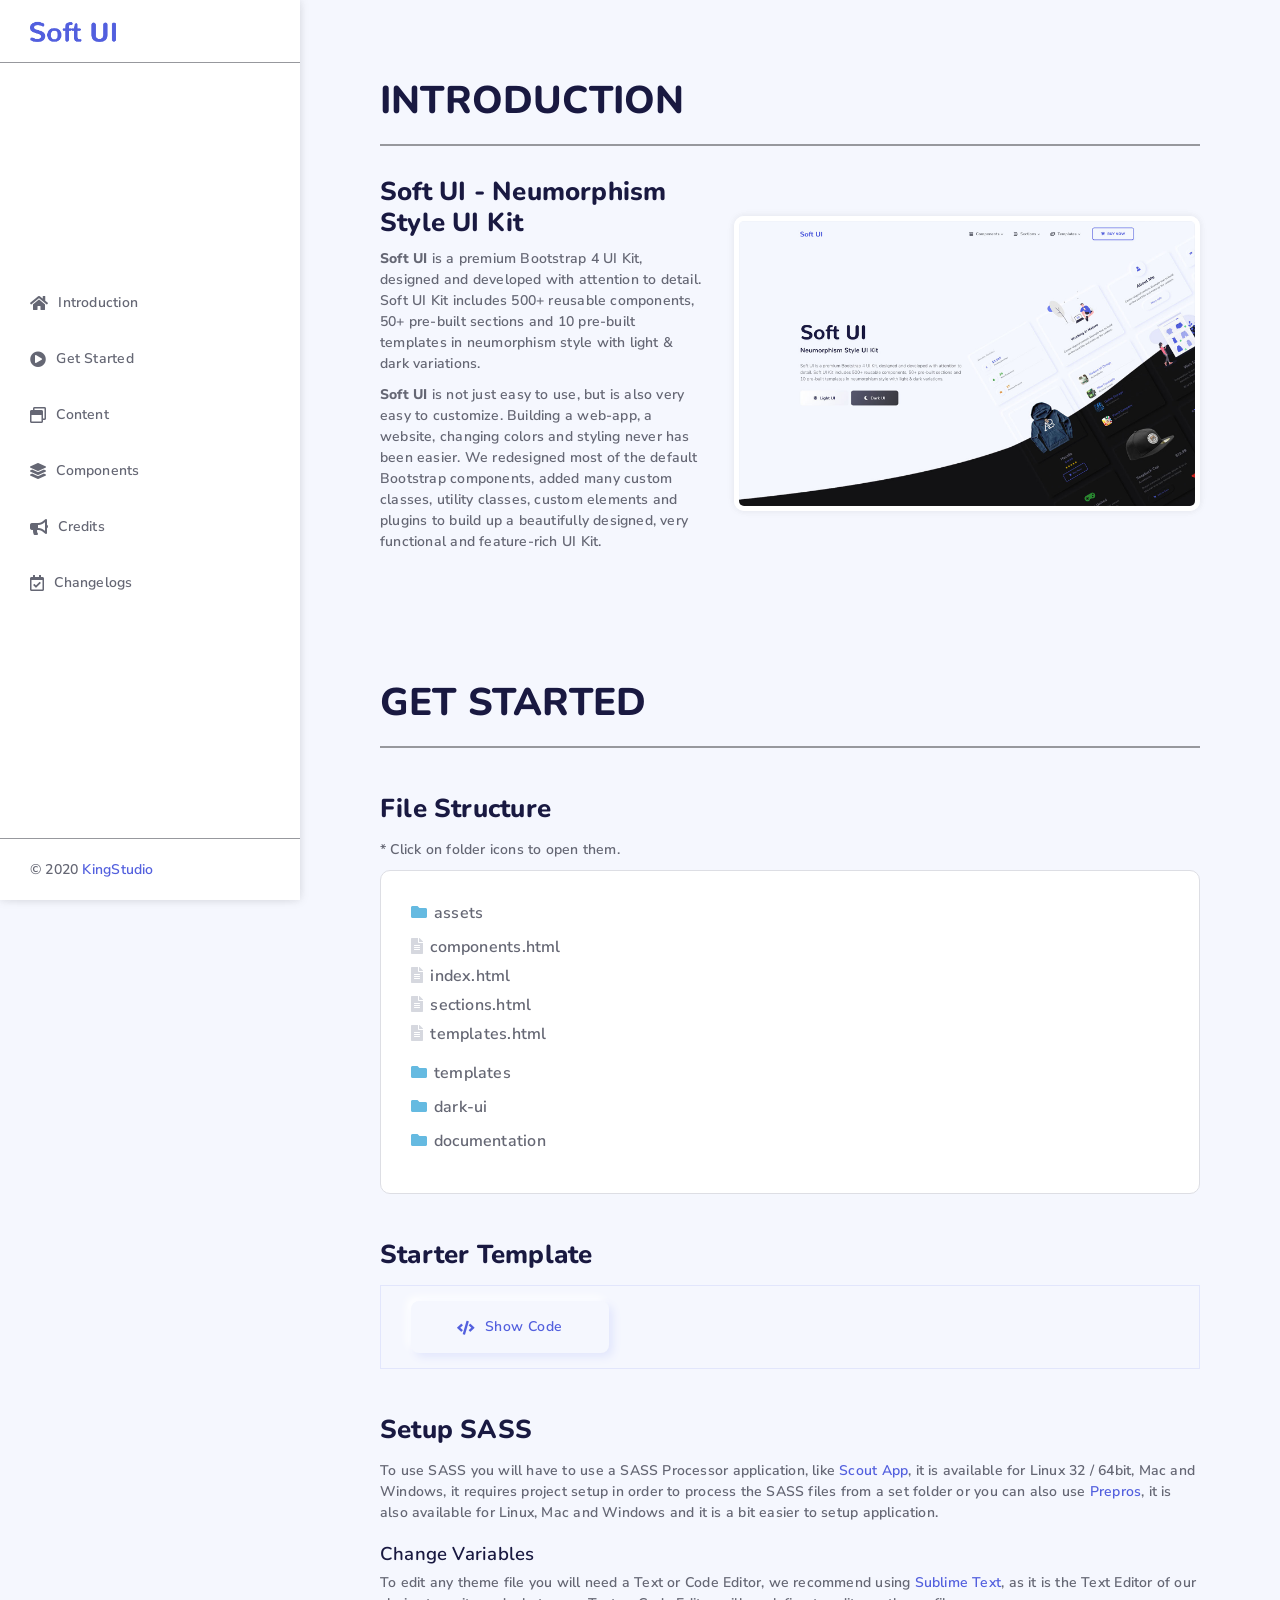
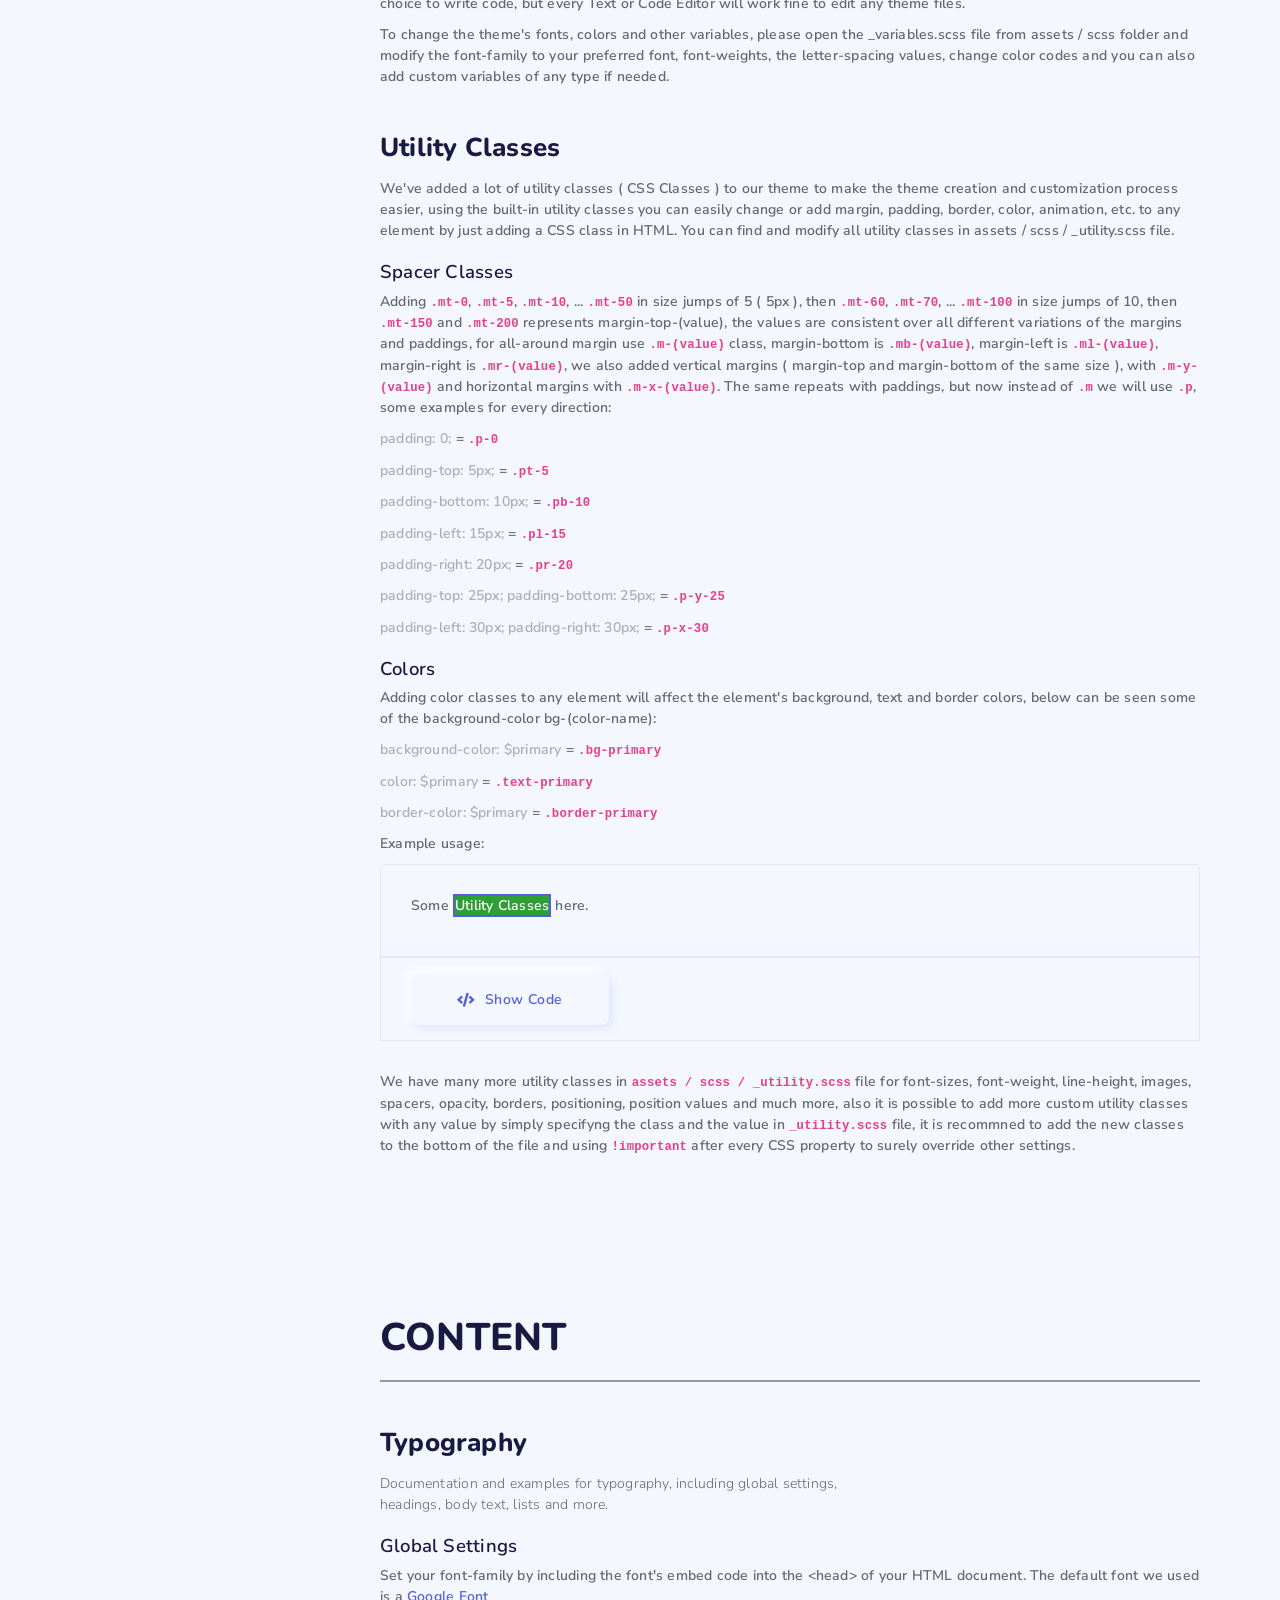
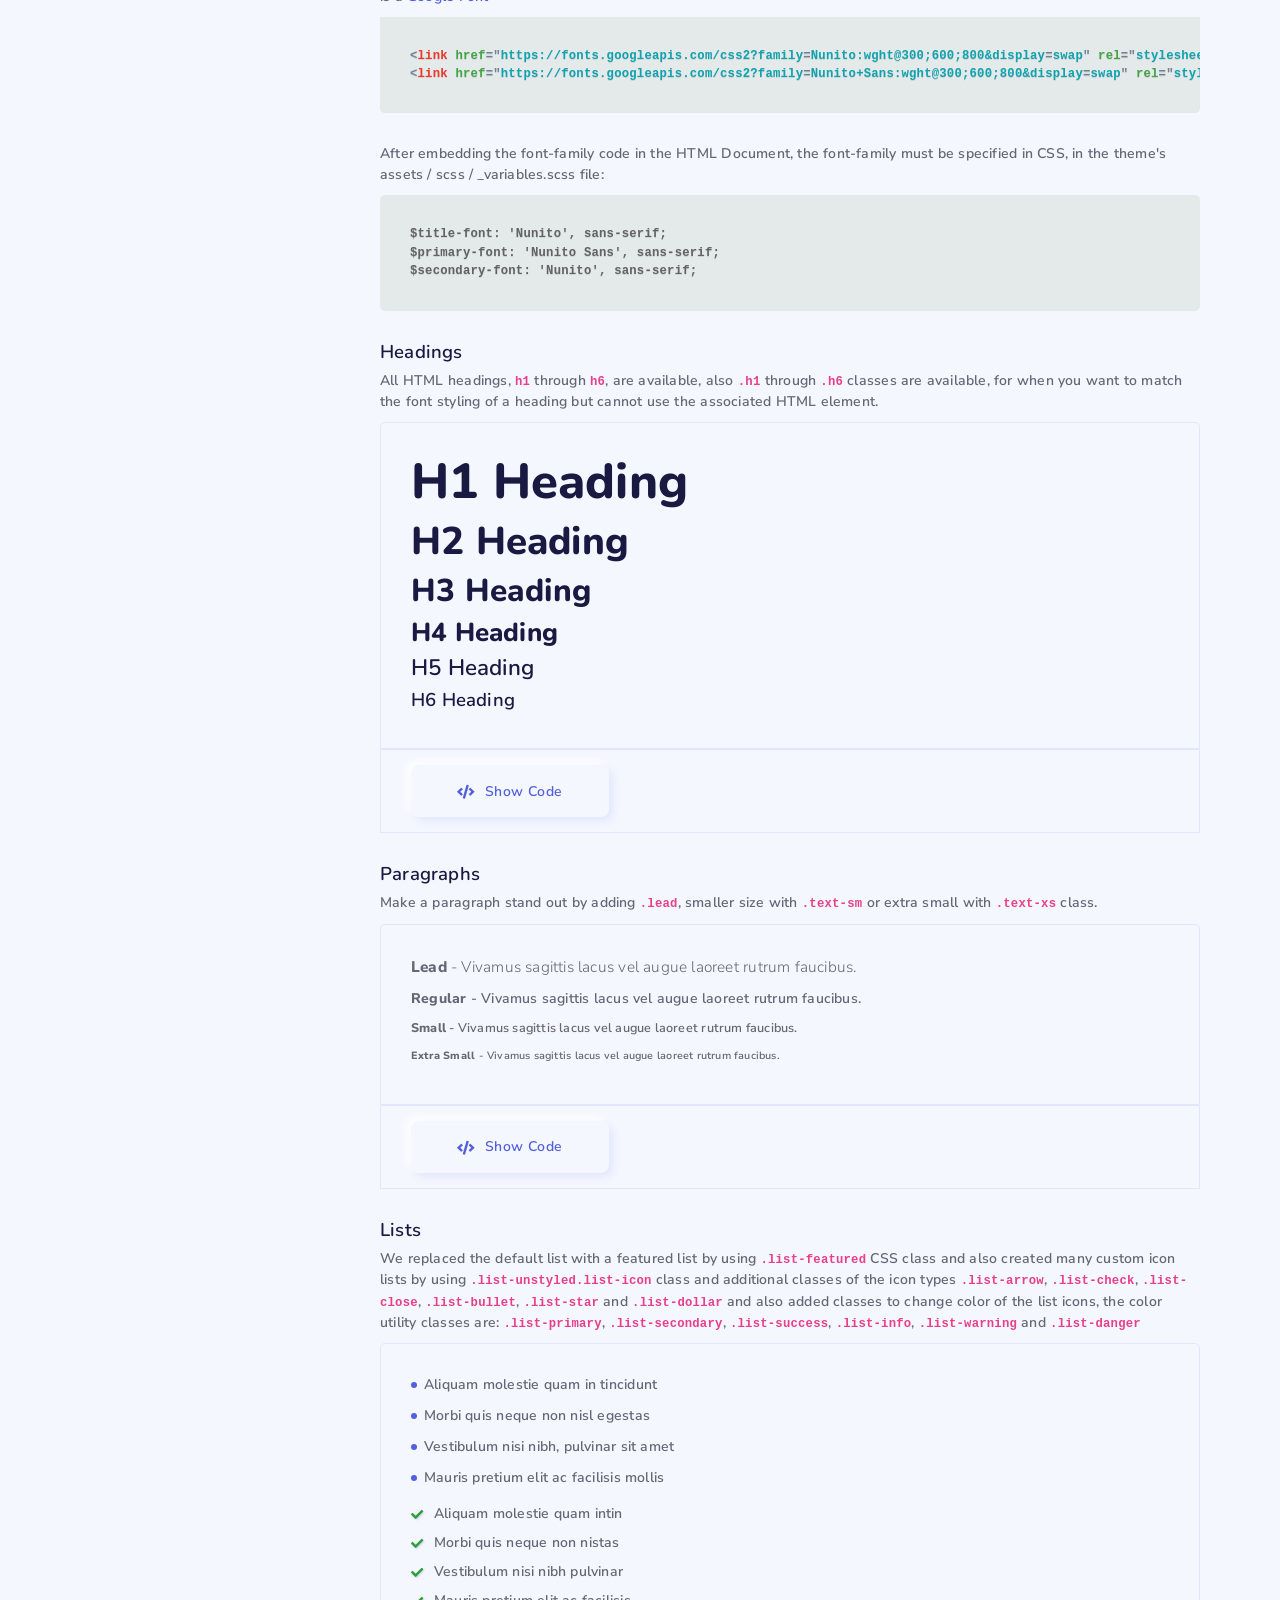
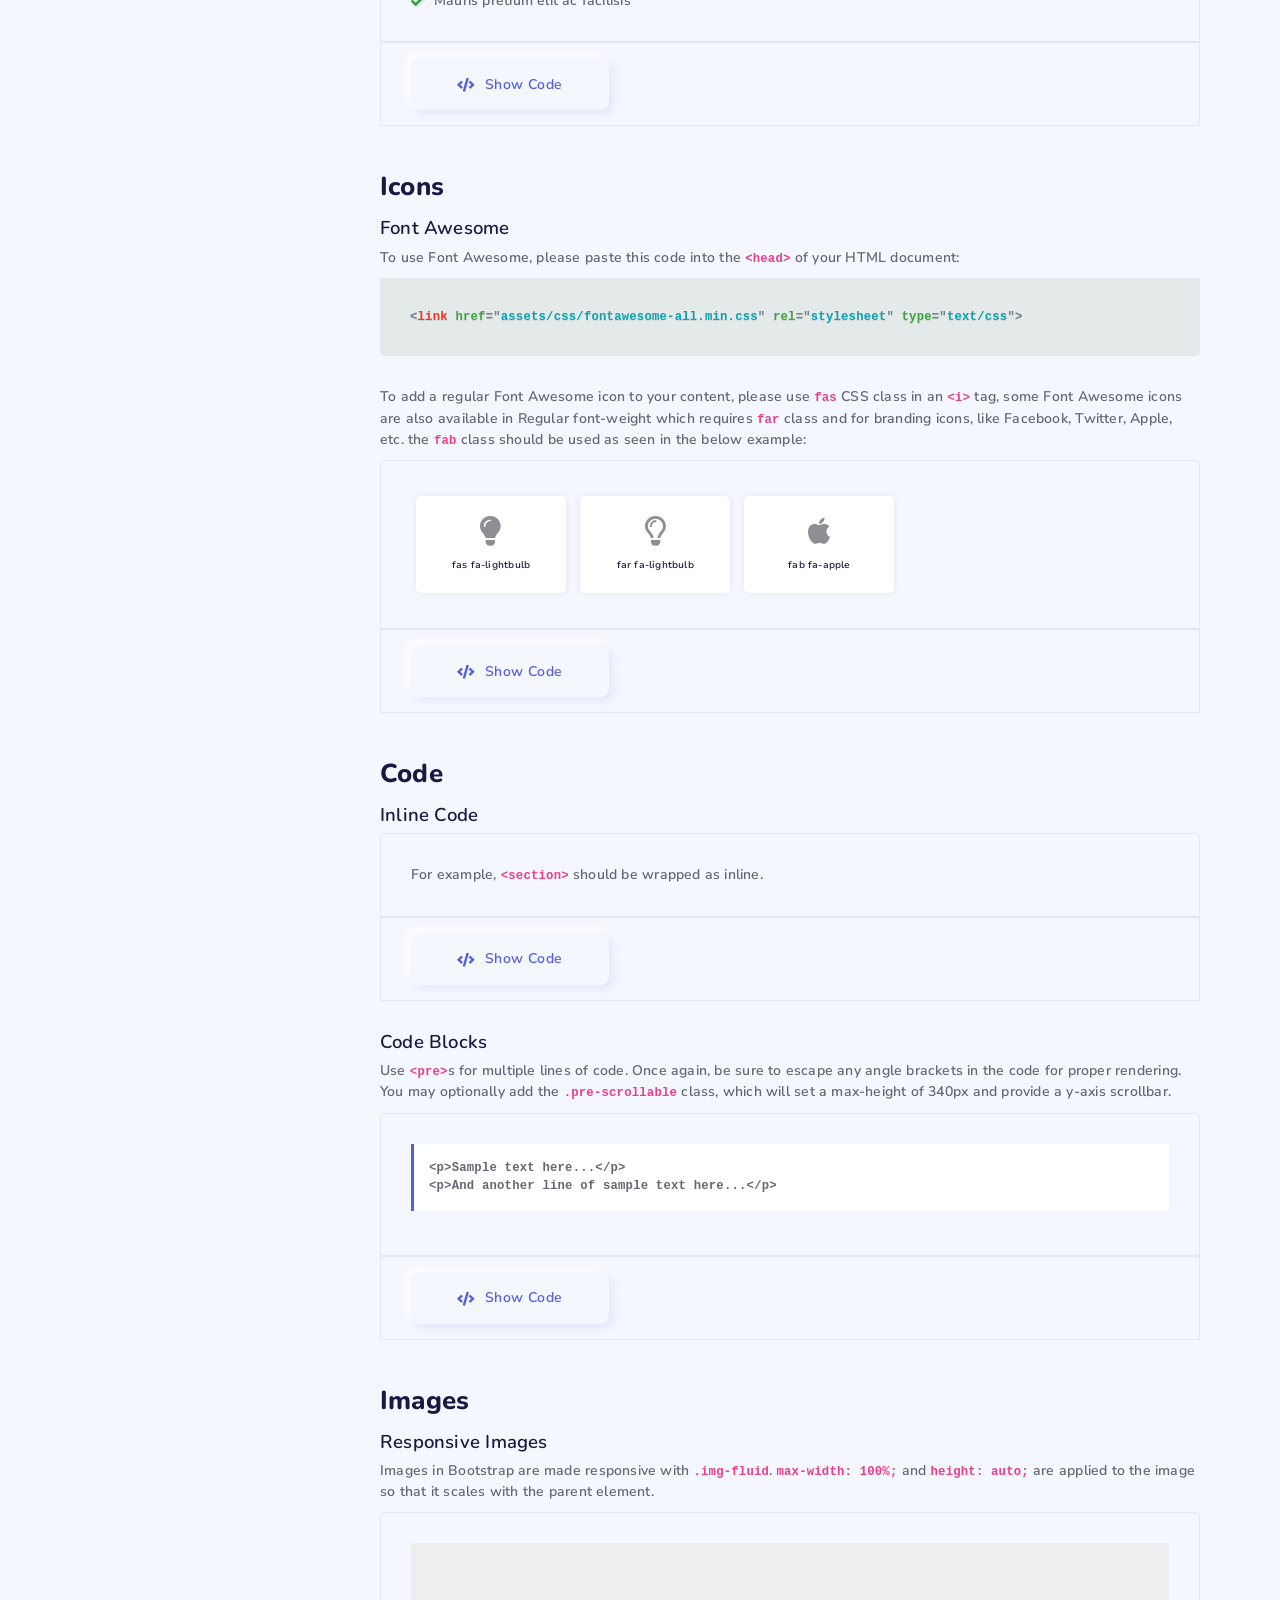
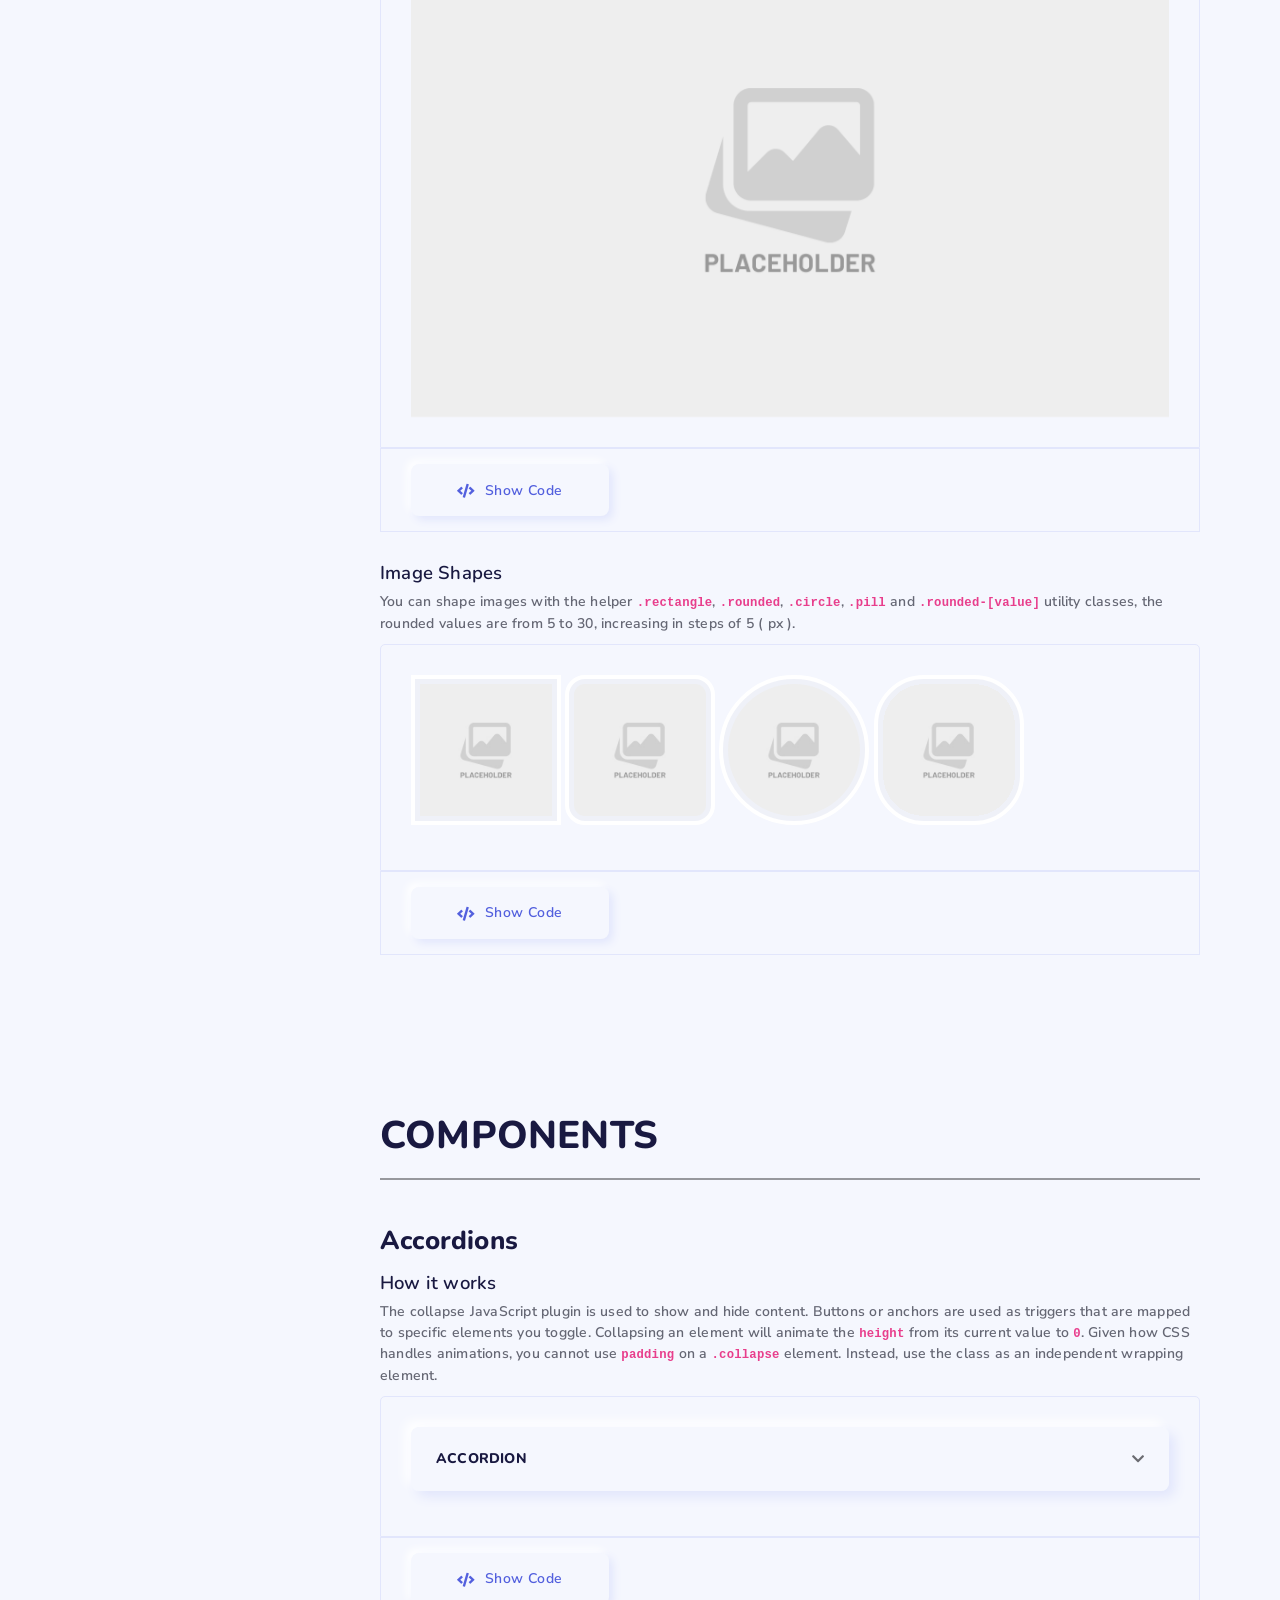
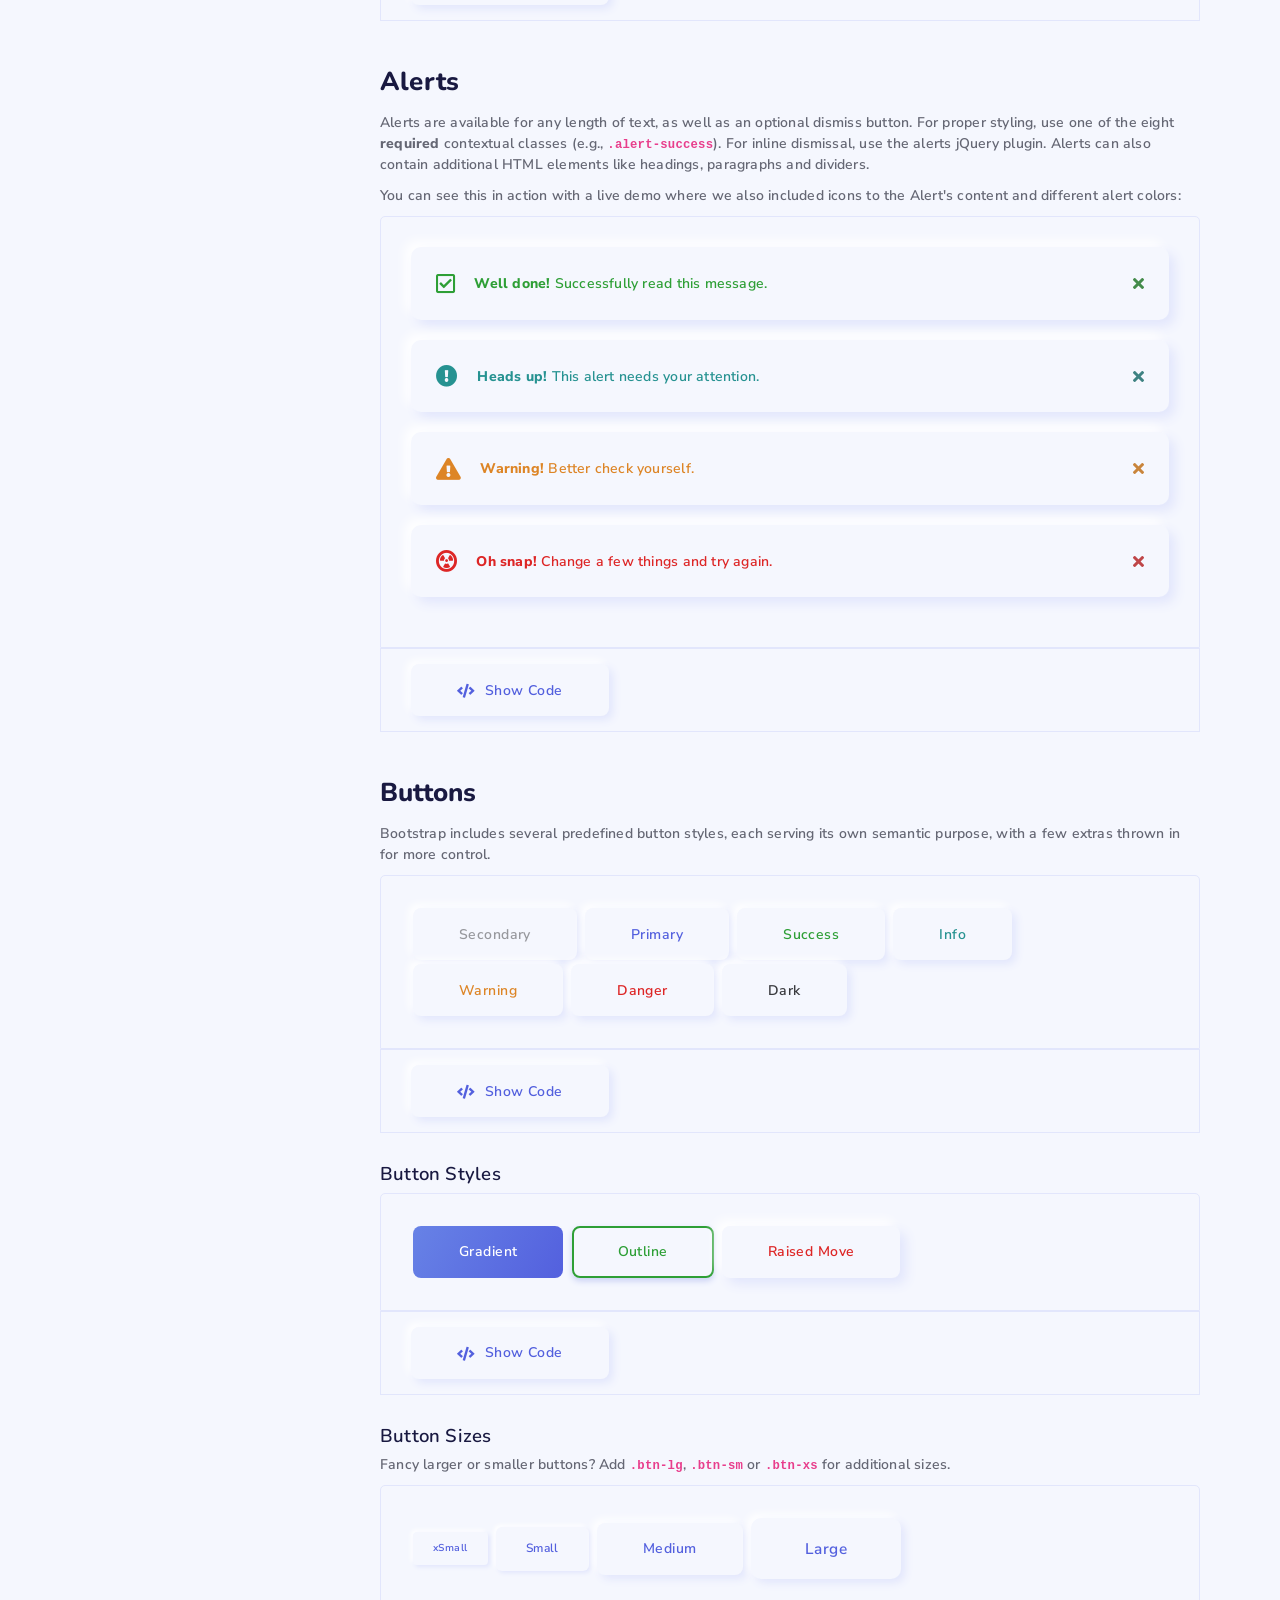
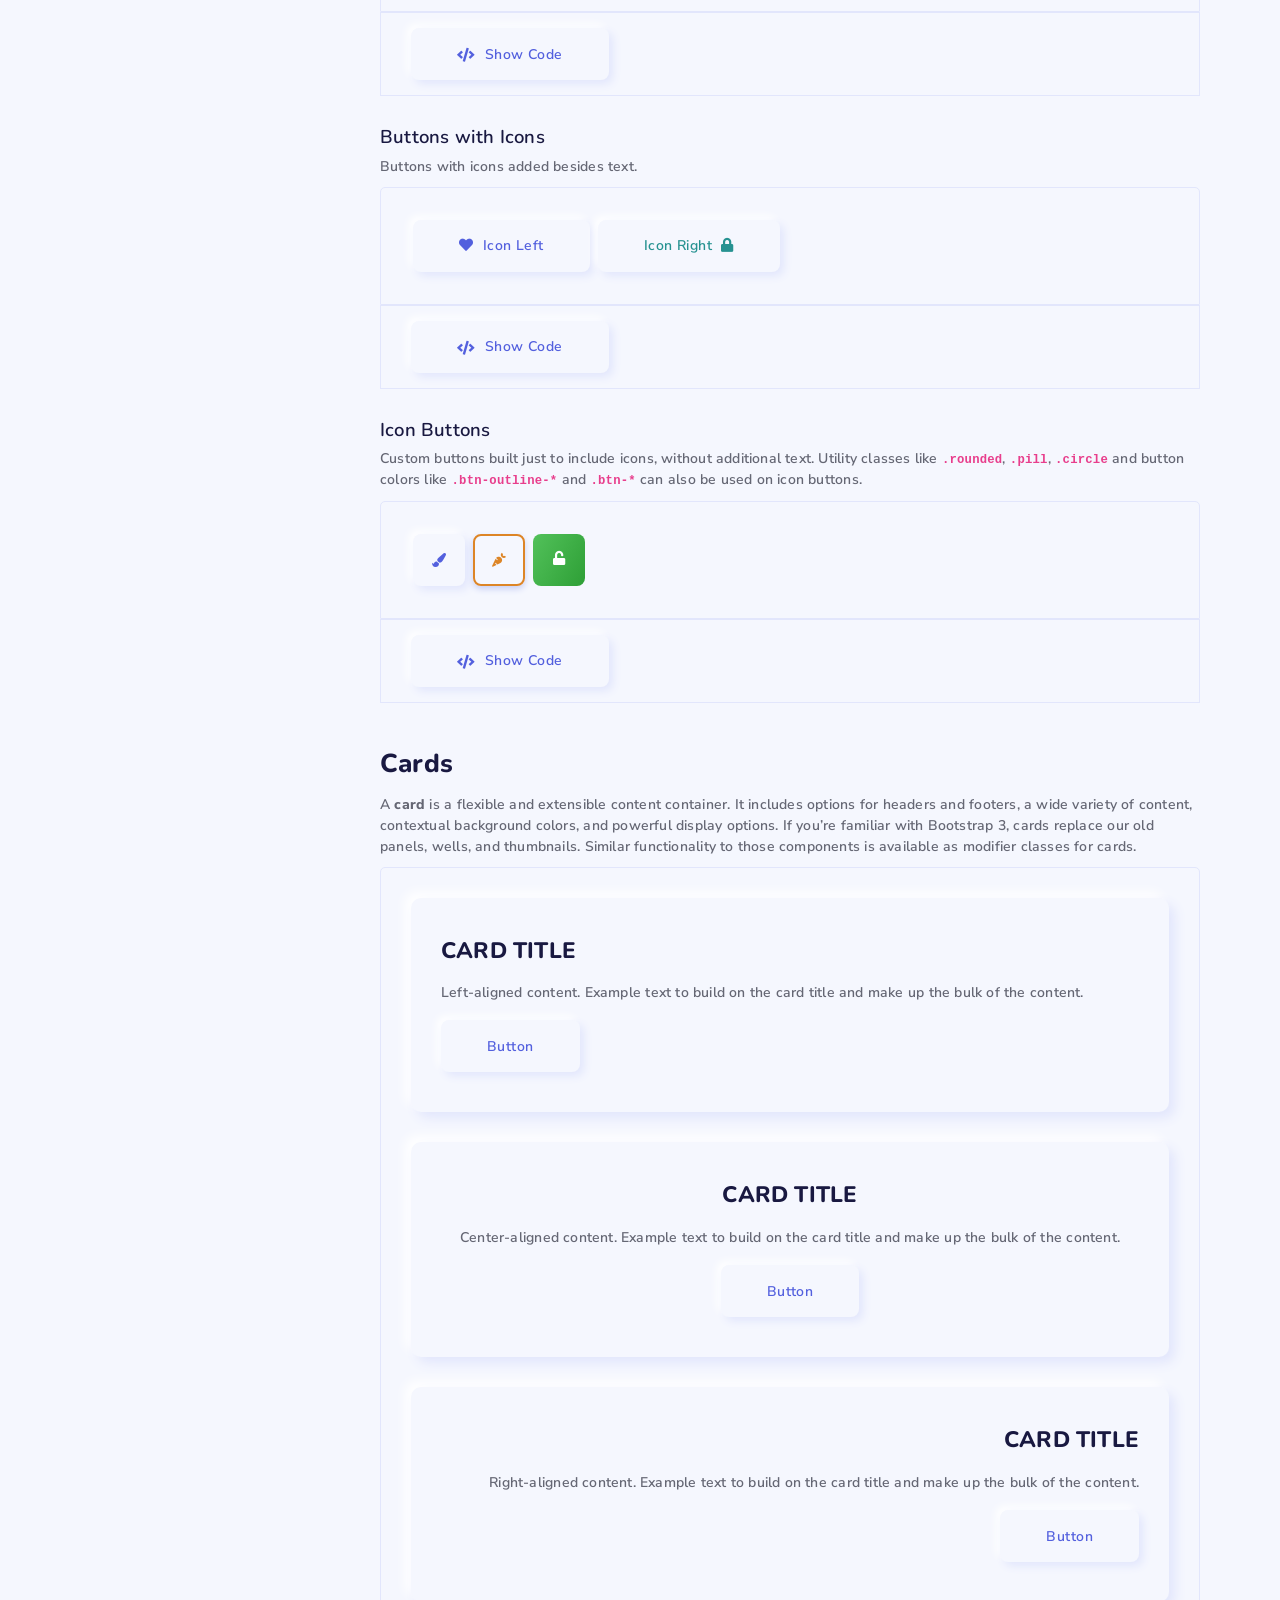
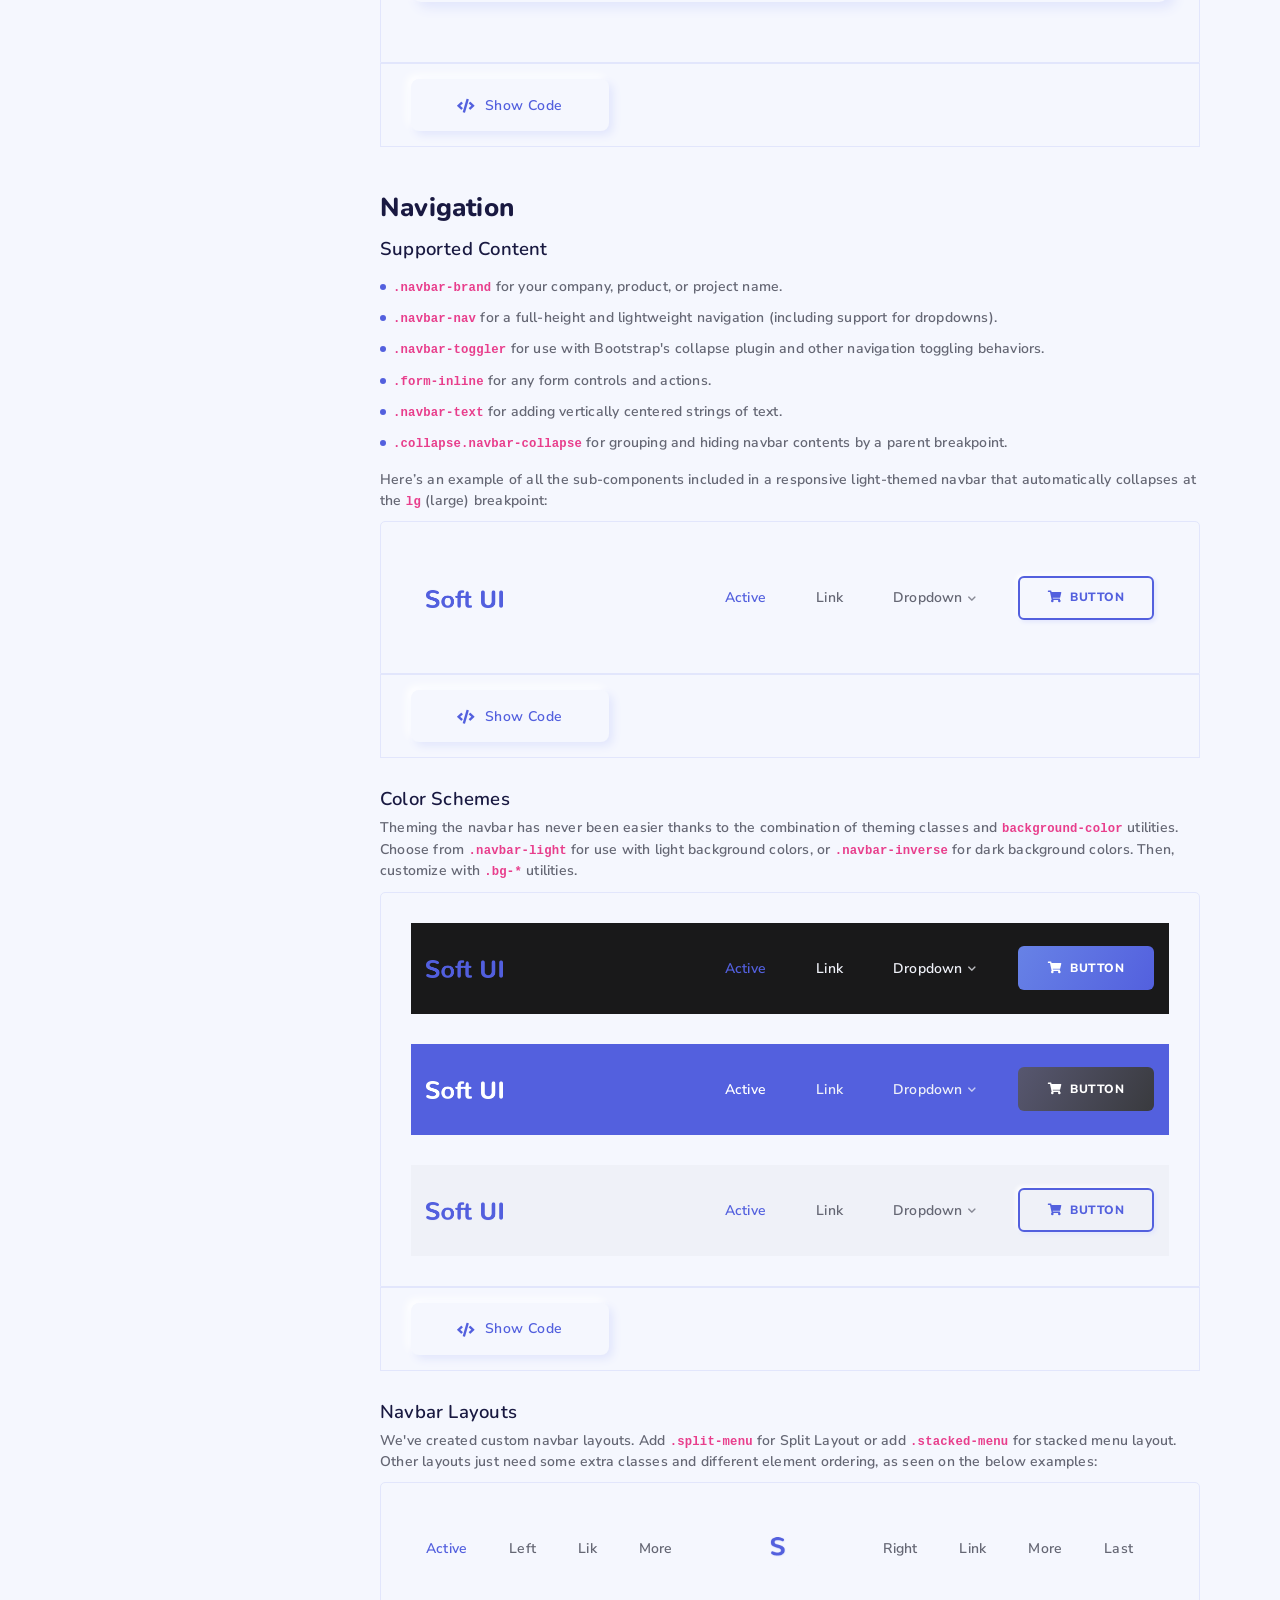
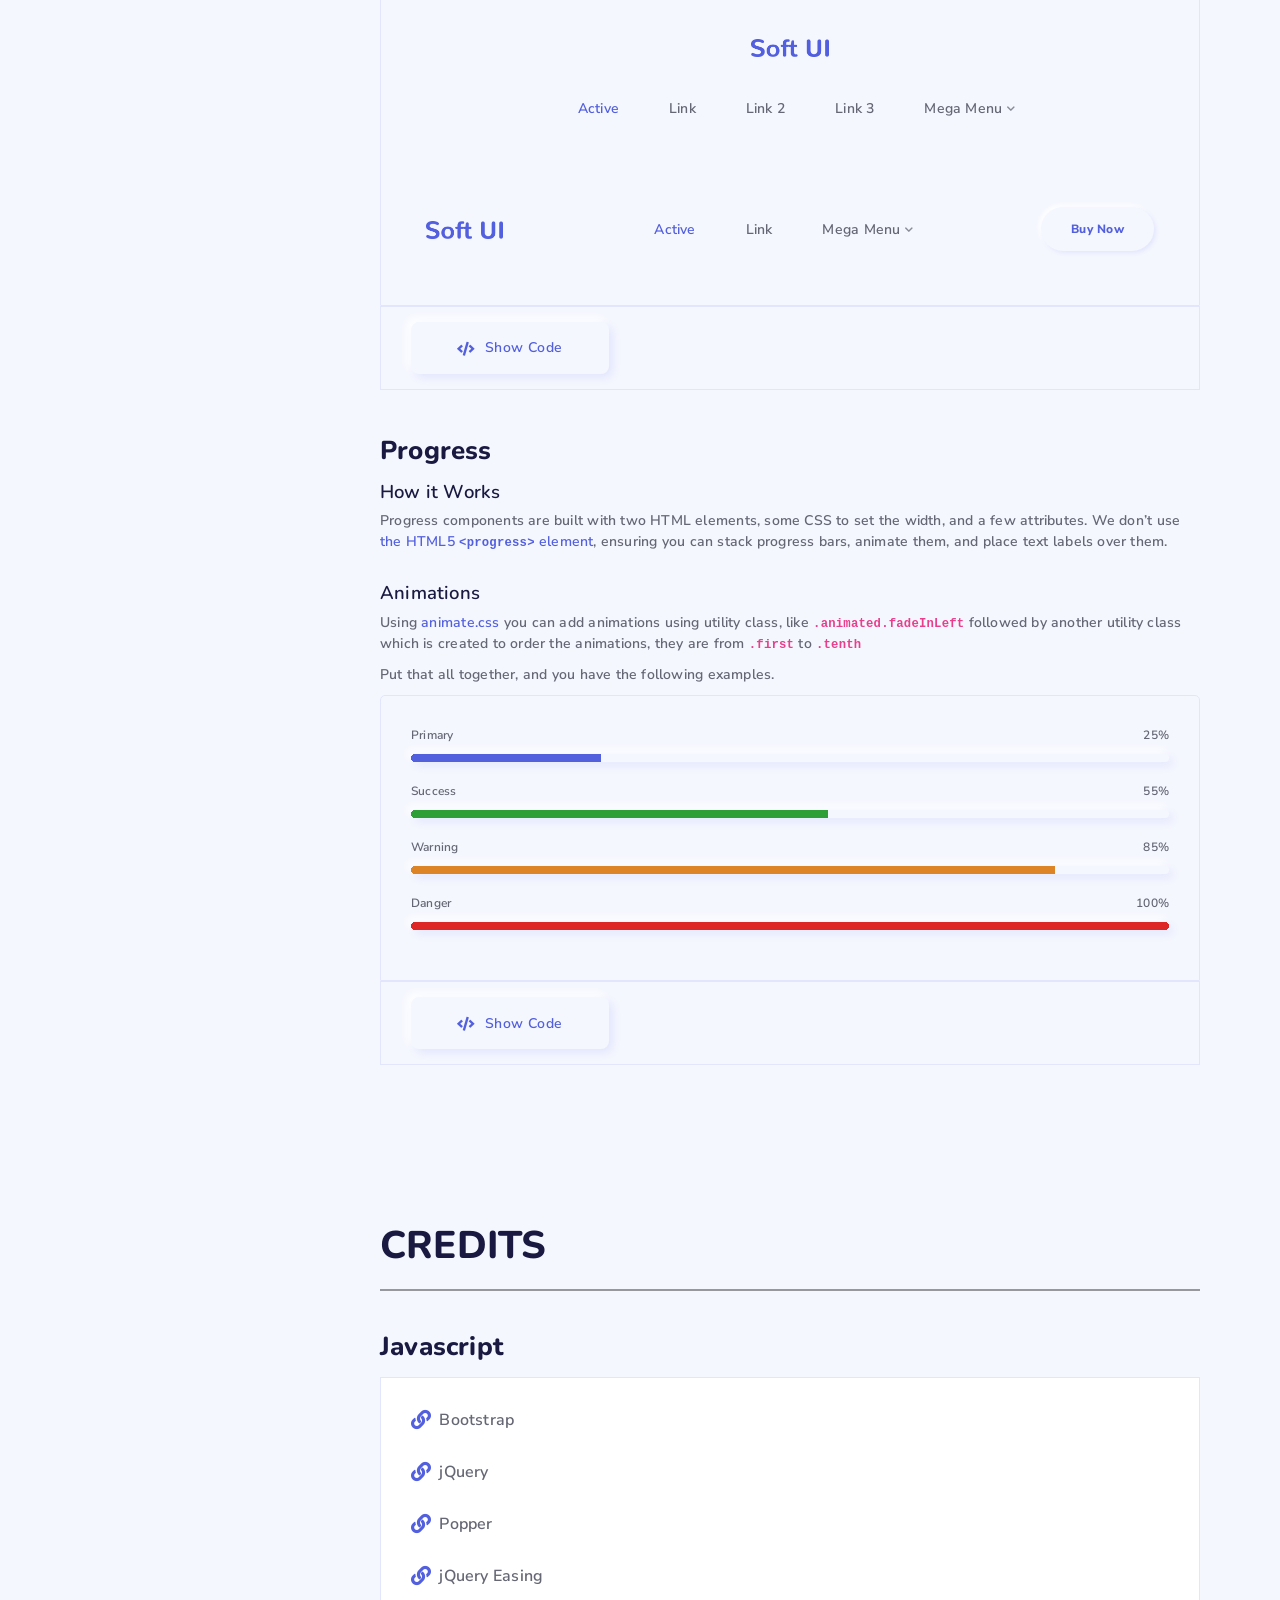
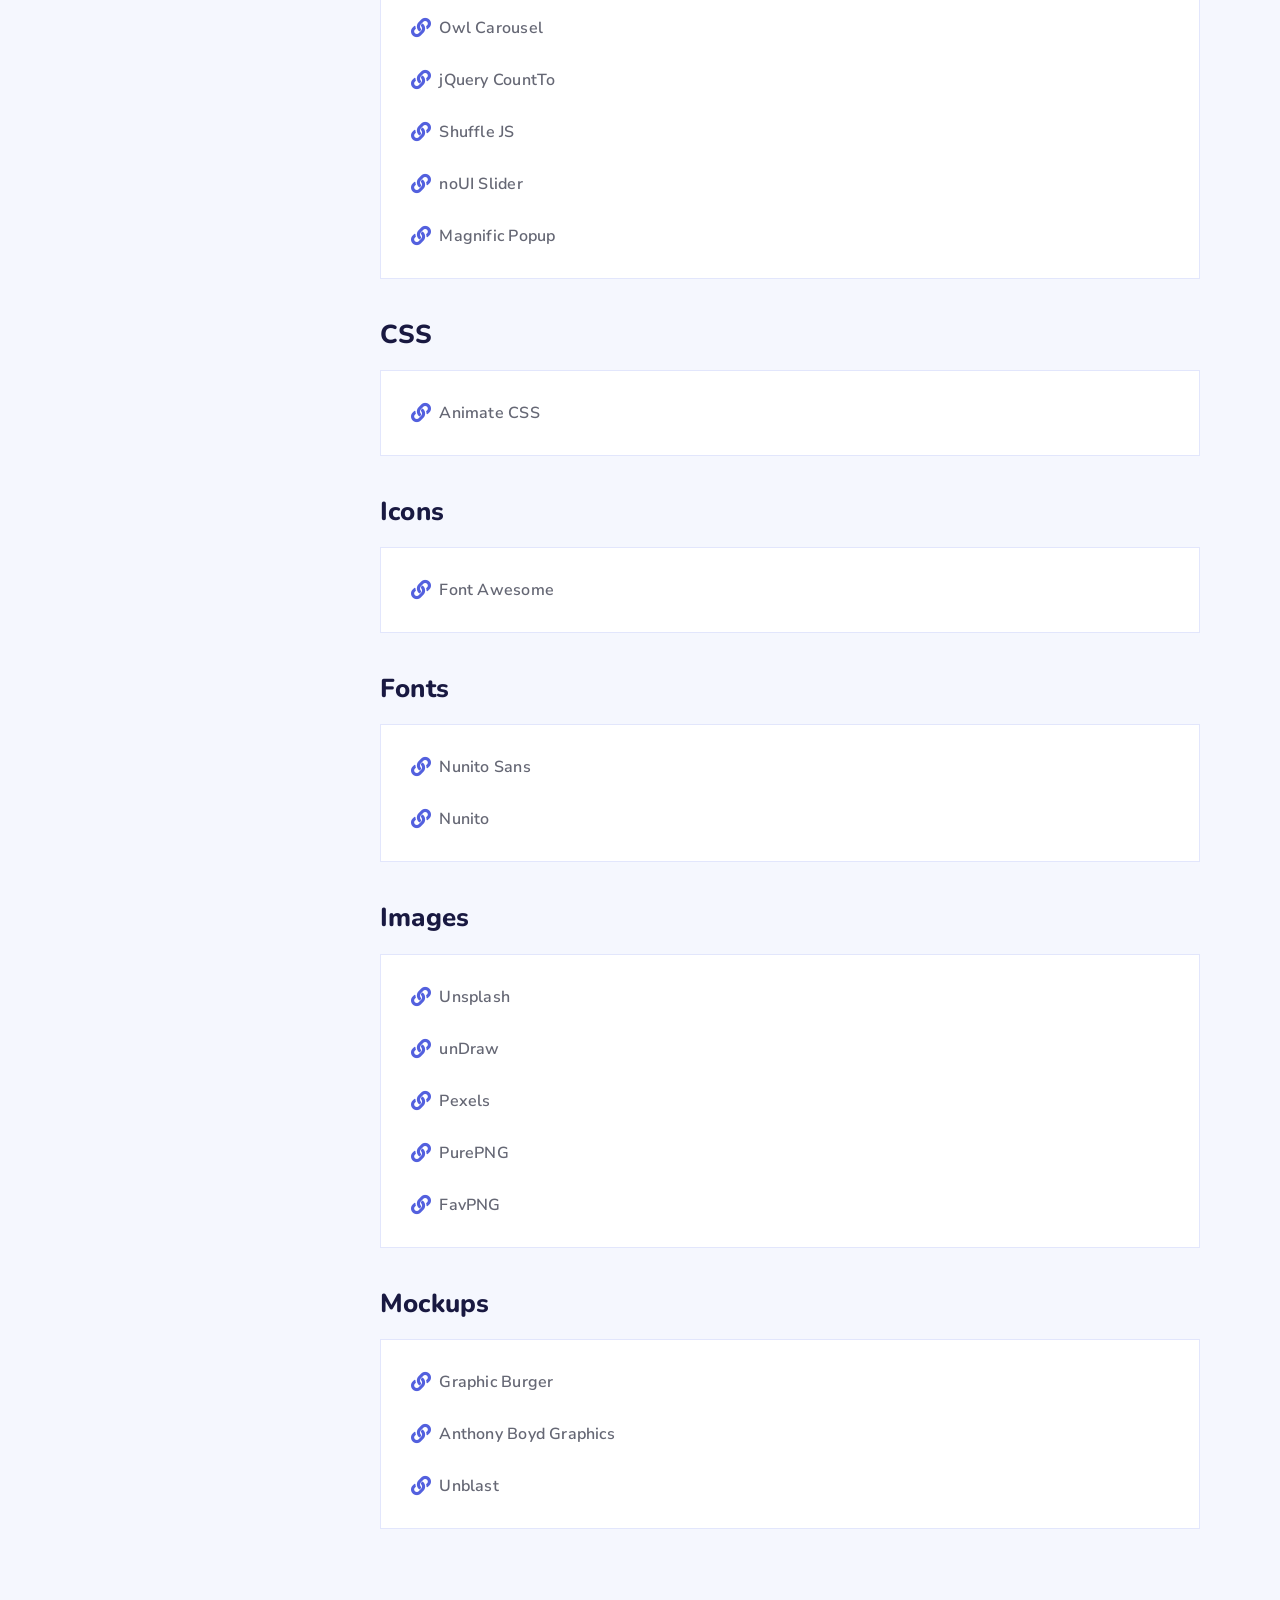
<file: LoginRegister/src/main/webapp/resources/documentation/index.html>
<!DOCTYPE html>
<html lang="en">

<head>
    <!-- Meta -->
    <meta charset="utf-8">
    <meta http-equiv="X-UA-Compatible" content="IE=edge">
    <meta name="viewport" content="width=device-width, initial-scale=1, shrink-to-fit=no">
    <meta name="description" content="Soft UI - Neumorphism Style UI Kit">
    <meta name="author" content="kingstudio.ro">
    <!-- Favicon -->
    <link rel="icon" href="assets/images/favicon.png">
    <!-- Site Title -->
    <title>Soft UI - Documentation</title>
    <!-- Bootstrap 4 core CSS -->
    <link href="assets/css/bootstrap.min.css" rel="stylesheet">
    <!-- Custom Styles -->
    <link href="assets/css/animate.css" rel="stylesheet">
    <link href="assets/css/style.css" rel="stylesheet">
    <link href="assets/css/doc.css" rel="stylesheet">
    <link href="assets/css/prism.css" rel="stylesheet">
    <!-- Fonts -->
    <link href="https://fonts.googleapis.com/css2?family=Nunito:wght@300;600;800&display=swap" rel="stylesheet">
    <link href="https://fonts.googleapis.com/css2?family=Nunito+Sans:wght@300;600;800&display=swap" rel="stylesheet">
    <link href="assets/css/fontawesome-all.min.css" rel="stylesheet" type="text/css">
</head>

<body data-spy="scroll" data-target="#nav-scroll">

    <div id="preloader">
        <div class="preloader">
            <span></span>
            <span></span>
        </div>
    </div>


    <nav id="nav-scroll" class="side-nav left-nav navbar-expand-lg nav flex-columnsticky-top bg-white">

        <button class="navbar-toggler collapsed" type="button" data-toggle="collapse" data-target="#navbar-toggle" aria-controls="navbar-toggle" aria-expanded="false" aria-label="Toggle navigation">
            <span class="icon-bar top-bar"></span>
            <span class="icon-bar middle-bar"></span>
            <span class="icon-bar bottom-bar"></span>
            <span class="sr-only">Toggle navigation</span>
        </button><!-- / navbar-toggler -->

        <div class="collapse navbar-collapse" id="navbar-toggle">
            <ul class="pl-0">
                <li class="sidenav-logo">
                    <a href="index.html"><img src="assets/images/logo.png" alt=""></a>
                </li>
                
                <li class="nav-item">
                    <a class="nav-link smooth-scroll" href="#introduction"><i class="fas fa-home"></i> <span>Introduction</span></a>
                </li><!-- / nav-item -->
                <li class="nav-item">
                    <a class="nav-link smooth-scroll" href="#get-started"><i class="fas fa-play-circle"></i> <span>Get Started</span></a>
                </li><!-- / nav-item -->
                <li class="nav-item">
                    <a class="nav-link smooth-scroll" href="#content"><i class="far fa-window-restore"></i> <span>Content</span></a>
                </li><!-- / nav-item -->
                <li class="nav-item">
                    <a class="nav-link smooth-scroll" href="#components"><i class="fas fa-layer-group"></i> <span>Components</span></a>
                </li><!-- / nav-item -->
                <li class="nav-item">
                    <a class="nav-link smooth-scroll" href="#credits"><i class="fas fa-bullhorn"></i> <span>Credits</span></a>
                </li>
                <li class="nav-item">
                    <a class="nav-link smooth-scroll" href="#changelogs"><i class="far fa-calendar-check"></i> <span>Changelogs</span></a>
                </li>

                <li class="sidenav-footer">© 2020 <a href="https://kingstudio.ro" target="_blank">KingStudio</a></li>
            </ul>
        </div><!-- / collapse -->
    </nav><!-- / nav-scroll -->
    <!-- / side-nav -->

    <div class="page-container">
        <div id="introduction" class="doc-header p-y-30">
            <h2 class="doc-title"><span class="va-middle">Introduction</span> <a href="#introduction"><i class="fas fa-link"></i></a></h2>
        </div><!-- / doc-header -->
        <div class="row v-center">
            <div class="col-md-5">
                <h4 class="mb-10">Soft UI - Neumorphism Style UI Kit</h4>
                <p><b>Soft UI</b> is a premium Bootstrap 4 UI Kit, designed and developed with attention to detail. Soft UI Kit includes 500+ reusable components, 50+ pre-built sections and 10 pre-built templates in neumorphism style with light & dark variations.</p>
                <p class="mb-30"><b>Soft UI</b> is not just easy to use, but is also very easy to customize. Building a web-app, a website, changing colors and styling never has been easier. We redesigned most of the default Bootstrap components, added many custom classes, utility classes, custom elements and plugins to build up a beautifully designed, very functional and feature-rich UI Kit.</p>
            </div><!-- / column -->
            <div class="col-md-7">
                <img src="assets/images/preview.jpg" alt="preview" class="mb-30 doc-preview blur">
            </div><!-- / column -->
        </div><!-- / row -->
        <!-- / introduction -->

        <div id="get-started" class="doc-header mb-0">
            <h2 class="doc-title"><span class="va-middle">Get Started</span> <a href="#get-started"><i class="fas fa-link"></i></a></h2>
        </div><!-- / doc-header -->
        <div id="file-structure">
            <h4 class="doc-title">File Structure <a href="#file-structure"><i class="fas fa-link"></i></a></h4>
            <p>* Click on folder icons to open them.</p>
            <div class="file-structure-wrapper">
                <p class="parent-folder">
                    <a data-toggle="collapse" data-parent="#accordion" href="#collapse-folder" aria-expanded="true" aria-controls="collapse-folder" class="collapsed folder-wrap">
                        <i class="fas fa-folder"></i><span class="folder-text">assets</span>
                    </a>
                </p><!-- / parent-folder -->
                <div id="collapse-folder" class="collapse" role="tabpanel" aria-labelledby="collapse-folder">
                    <p class="sub-folders">
                        <a data-toggle="collapse" data-parent="#accordion" href="#collapse-css" aria-expanded="true" aria-controls="collapse-css" class="collapsed folder-wrap">
                            <i class="fas fa-folder"></i><span class="folder-text">css</span>
                        </a>
                    </p><!-- / sub-folders -->
                    <div id="collapse-css" class="collapse" role="tabpanel" aria-labelledby="collapse-css">
                        <ul class="file-structure-list second-level">
                            <li class="files-list single-file"><i class="fas fa-file-alt text-grey"></i> <span class="va-bottom">animate.css</span></li>
                            <li class="files-list single-file"><i class="fas fa-file-alt text-grey"></i> <span class="va-bottom">bootstrap.min.css</span></li>
                            <li class="files-list single-file"><i class="fas fa-file-alt text-grey"></i> <span class="va-bottom">bootstrap.min.css.map</span></li>
                            <li class="files-list single-file"><i class="fas fa-file-alt text-grey"></i> <span class="va-bottom">fontawesome-all.min.css</span></li>
                            <li class="files-list single-file"><i class="fas fa-file-alt text-grey"></i> <span class="va-bottom">magnific-popup.css</span></li>
                            <li class="files-list single-file"><i class="fas fa-file-alt text-grey"></i> <span class="va-bottom">nouislider.css</span></li>
                            <li class="files-list single-file"><i class="fas fa-file-alt text-grey"></i> <span class="va-bottom">owl.carousel.min.css</span></li>
                            <li class="files-list single-file"><i class="fas fa-file-alt text-grey"></i> <span class="va-bottom">style.css</span></li>
                        </ul><!-- / file-structure-sub -->
                    </div><!-- / collapse-css -->

                    <p class="sub-folders">
                        <a data-toggle="collapse" data-parent="#accordion" href="#collapse-images" aria-expanded="true" aria-controls="collapse-images" class="collapsed folder-wrap">
                            <i class="fas fa-folder"></i><span class="folder-text">images</span>
                        </a>
                    </p><!-- / sub-folders -->
                    <div id="collapse-images" class="collapse" role="tabpanel" aria-labelledby="collapse-images">
                        <ul class="file-structure-list second-level">
                            <li class="files-list single-file"><i class="fas fa-file-alt text-grey"></i> <span class="va-bottom">favicon.png</span></li>
                            <li class="files-list single-file"><i class="fas fa-file-alt text-grey"></i> <span class="va-bottom">logo-light.png</span></li>
                            <li class="files-list single-file"><i class="fas fa-file-alt text-grey"></i> <span class="va-bottom">logo-white.png</span></li>
                            <li class="files-list single-file"><i class="fas fa-file-alt text-grey"></i> <span class="va-bottom">logo.png</span></li>
                            <li class="files-list single-file"><i class="fas fa-file-alt text-grey"></i> <span class="va-bottom">placeholder-mini.jpg</span></li>
                            <li class="files-list single-file"><i class="fas fa-file-alt text-grey"></i> <span class="va-bottom">placeholder-square.jpg</span></li>
                            <li class="files-list single-file"><i class="fas fa-file-alt text-grey"></i> <span class="va-bottom">placeholder-tall.jpg</span></li>
                            <li class="files-list single-file"><i class="fas fa-file-alt text-grey"></i> <span class="va-bottom">placeholder-wide.jpg</span></li>
                            <li class="files-list single-file"><i class="fas fa-file-alt text-grey"></i> <span class="va-bottom">placeholder.jpg</span></li>
                            <li class="files-list single-file"><i class="fas fa-plus-circle text-grey"></i> <span class="va-bottom">Demo Images</span></li>
                        </ul><!-- / file-structure-sub -->
                    </div><!-- / collapse-images -->

                    <p class="sub-folders">
                        <a data-toggle="collapse" data-parent="#accordion" href="#collapse-js" aria-expanded="true" aria-controls="collapse-js" class="collapsed folder-wrap">
                            <i class="fas fa-folder"></i><span class="folder-text">js</span>
                        </a>
                    </p><!-- / sub-folders -->
                    <div id="collapse-js" class="collapse" role="tabpanel" aria-labelledby="collapse-js">
                        <ul class="file-structure-list second-level">
                            <li class="files-list single-file"><i class="fas fa-file-alt text-grey"></i> <span class="va-bottom">bootstrap.min.js</span></li>
                            <li class="files-list single-file"><i class="fas fa-file-alt text-grey"></i> <span class="va-bottom">bootstrap.min.js.map</span></li>
                            <li class="files-list single-file"><i class="fas fa-file-alt text-grey"></i> <span class="va-bottom">form-validation.js</span></li>
                            <li class="files-list single-file"><i class="fas fa-file-alt text-grey"></i> <span class="va-bottom">hide-nav.js</span></li>
                            <li class="files-list single-file"><i class="fas fa-file-alt text-grey"></i> <span class="va-bottom">jquery.countTo.js</span></li>
                            <li class="files-list single-file"><i class="fas fa-file-alt text-grey"></i> <span class="va-bottom">jquery.easing.min.js</span></li>
                            <li class="files-list single-file"><i class="fas fa-file-alt text-grey"></i> <span class="va-bottom">jquery.magnific-popup.min.js</span></li>
                            <li class="files-list single-file"><i class="fas fa-file-alt text-grey"></i> <span class="va-bottom">jquery.min.js</span></li>
                            <li class="files-list single-file"><i class="fas fa-file-alt text-grey"></i> <span class="va-bottom">jquery.shuffle.min.js</span></li>
                            <li class="files-list single-file"><i class="fas fa-file-alt text-grey"></i> <span class="va-bottom">jquery.validate.min.js</span></li>
                            <li class="files-list single-file"><i class="fas fa-file-alt text-grey"></i> <span class="va-bottom">noui-init.js</span></li>
                            <li class="files-list single-file"><i class="fas fa-file-alt text-grey"></i> <span class="va-bottom">nouislider.js</span></li>
                            <li class="files-list single-file"><i class="fas fa-file-alt text-grey"></i> <span class="va-bottom">owl.carousel.min.js</span></li>
                            <li class="files-list single-file"><i class="fas fa-file-alt text-grey"></i> <span class="va-bottom">portfolio.js</span></li>
                            <li class="files-list single-file"><i class="fas fa-file-alt text-grey"></i> <span class="va-bottom">preloader.js</span></li>
                            <li class="files-list single-file"><i class="fas fa-file-alt text-grey"></i> <span class="va-bottom">smooth-scroll.js</span></li>
                        </ul><!-- / file-structure-sub -->
                    </div><!-- / collapse-js -->

                    <p class="sub-folders">
                        <a data-toggle="collapse" data-parent="#accordion" href="#collapse-scss" aria-expanded="true" aria-controls="collapse-scss" class="collapsed folder-wrap">
                            <i class="fas fa-folder"></i><span class="folder-text">scss</span>
                        </a>
                    </p><!-- / sub-folders -->
                    <div id="collapse-scss" class="collapse" role="tabpanel" aria-labelledby="collapse-scss">
                        <ul class="file-structure-list second-level">
                            <li class="files-list single-file"><i class="fas fa-file-alt text-grey"></i> <span class="va-bottom">_components.scss</span></li>
                            <li class="files-list single-file"><i class="fas fa-file-alt text-grey"></i> <span class="va-bottom">_media-screens.scss</span></li>
                            <li class="files-list single-file"><i class="fas fa-file-alt text-grey"></i> <span class="va-bottom">_mixins.scss</span></li>
                            <li class="files-list single-file"><i class="fas fa-file-alt text-grey"></i> <span class="va-bottom">_sections.scss</span></li>
                            <li class="files-list single-file"><i class="fas fa-file-alt text-grey"></i> <span class="va-bottom">_ui.scss</span></li>
                            <li class="files-list single-file"><i class="fas fa-file-alt text-grey"></i> <span class="va-bottom">_utility.scss</span></li>
                            <li class="files-list single-file"><i class="fas fa-file-alt text-grey"></i> <span class="va-bottom">_variables.scss</span></li>
                            <li class="files-list single-file"><i class="fas fa-file-alt text-grey"></i> <span class="va-bottom">style.scss</span></li>
                        </ul><!-- / file-structure-sub -->
                    </div><!-- / collapse-scss -->

                    <p class="sub-folders">
                        <a data-toggle="collapse" data-parent="#accordion" href="#collapse-webfonts" aria-expanded="true" aria-controls="collapse-webfonts" class="collapsed folder-wrap">
                            <i class="fas fa-folder"></i><span class="folder-text">webfonts</span>
                        </a>
                    </p><!-- / sub-folders -->
                    <div id="collapse-webfonts" class="collapse" role="tabpanel" aria-labelledby="collapse-webfonts">
                        <ul class="file-structure-list second-level">
                            <li class="files-list single-file"><i class="fas fa-plus-circle text-grey"></i> <span class="va-bottom">All Font Files</span></li>
                        </ul><!-- / file-structure-sub -->
                    </div><!-- / collapse-webfonts -->
                </div><!-- / collapse -->
                <ul class="file-structure-list parent-level">
                    <li class="files-list single-file"><i class="fas fa-file-alt text-grey"></i> <span class="va-bottom">components.html</span></li>
                    <li class="files-list single-file"><i class="fas fa-file-alt text-grey"></i> <span class="va-bottom">index.html</span></li>
                    <li class="files-list single-file"><i class="fas fa-file-alt text-grey"></i> <span class="va-bottom">sections.html</span></li>
                    <li class="files-list single-file"><i class="fas fa-file-alt text-grey"></i> <span class="va-bottom">templates.html</span></li>
                </ul><!-- / file-structure-sub -->

                <p class="parent-folder">
                    <a data-toggle="collapse" data-parent="#accordion" href="#collapse-templates" aria-expanded="true" aria-controls="collapse-templates" class="collapsed folder-wrap">
                        <i class="fas fa-folder"></i><span class="folder-text">templates</span>
                    </a>
                </p><!-- / parent-folder -->
                <div id="collapse-templates" class="collapse" role="tabpanel" aria-labelledby="collapse-templates">
                    <ul class="file-structure-list parent-level">
                        <li class="files-list single-file pl-10"><i class="fas fa-file-alt text-grey"></i> <span class="va-bottom">404.html</span></li>
                        <li class="files-list single-file pl-10"><i class="fas fa-file-alt text-grey"></i> <span class="va-bottom">account.html</span></li>
                        <li class="files-list single-file pl-10"><i class="fas fa-file-alt text-grey"></i> <span class="va-bottom">blog.html</span></li>
                        <li class="files-list single-file pl-10"><i class="fas fa-file-alt text-grey"></i> <span class="va-bottom">ecommerce.html</span></li>
                        <li class="files-list single-file pl-10"><i class="fas fa-file-alt text-grey"></i> <span class="va-bottom">landing-page.html</span></li>
                        <li class="files-list single-file pl-10"><i class="fas fa-file-alt text-grey"></i> <span class="va-bottom">login-register.html</span></li>
                        <li class="files-list single-file pl-10"><i class="fas fa-file-alt text-grey"></i> <span class="va-bottom">portfolio.html</span></li>
                        <li class="files-list single-file pl-10"><i class="fas fa-file-alt text-grey"></i> <span class="va-bottom">post.html</span></li>
                        <li class="files-list single-file pl-10"><i class="fas fa-file-alt text-grey"></i> <span class="va-bottom">product.html</span></li>
                        <li class="files-list single-file pl-10"><i class="fas fa-file-alt text-grey"></i> <span class="va-bottom">project.html</span></li>
                    </ul><!-- / file-structure-list -->
                </div><!-- / collapse-templates -->

                <p class="parent-folder">
                    <a data-toggle="collapse" data-parent="#accordion" href="#collapse-dark-ui" aria-expanded="true" aria-controls="collapse-dark-ui" class="collapsed folder-wrap">
                        <i class="fas fa-folder"></i><span class="folder-text">dark-ui</span>
                    </a>
                </p><!-- / parent-folder -->
                <div id="collapse-dark-ui" class="collapse" role="tabpanel" aria-labelledby="collapse-dark-ui">

                    <p class="sub-folders">
                        <a data-toggle="collapse" data-parent="#accordion" href="#collapse-folder2" aria-expanded="true" aria-controls="collapse-folder2" class="collapsed folder-wrap">
                            <i class="fas fa-folder"></i><span class="folder-text">assets</span>
                        </a>
                    </p><!-- / parent-folder -->
                    <div id="collapse-folder2" class="collapse" role="tabpanel" aria-labelledby="collapse-folder2">
                        <p class="sub-sub-folders">
                            <a data-toggle="collapse" data-parent="#accordion" href="#collapse-css2" aria-expanded="true" aria-controls="collapse-css2" class="collapsed folder-wrap">
                                <i class="fas fa-folder"></i><span class="folder-text">css</span>
                            </a>
                        </p><!-- / sub-folders -->
                        <div id="collapse-css2" class="collapse" role="tabpanel" aria-labelledby="collapse-css2">
                            <ul class="file-structure-list third-level">
                                <li class="files-list single-file"><i class="fas fa-file-alt text-grey"></i> <span class="va-bottom">animate.css</span></li>
                                <li class="files-list single-file"><i class="fas fa-file-alt text-grey"></i> <span class="va-bottom">bootstrap.min.css</span></li>
                                <li class="files-list single-file"><i class="fas fa-file-alt text-grey"></i> <span class="va-bottom">bootstrap.min.css.map</span></li>
                                <li class="files-list single-file"><i class="fas fa-file-alt text-grey"></i> <span class="va-bottom">fontawesome-all.min.css</span></li>
                                <li class="files-list single-file"><i class="fas fa-file-alt text-grey"></i> <span class="va-bottom">magnific-popup.css</span></li>
                                <li class="files-list single-file"><i class="fas fa-file-alt text-grey"></i> <span class="va-bottom">nouislider.css</span></li>
                                <li class="files-list single-file"><i class="fas fa-file-alt text-grey"></i> <span class="va-bottom">owl.carousel.min.css</span></li>
                                <li class="files-list single-file"><i class="fas fa-file-alt text-grey"></i> <span class="va-bottom">style.css</span></li>
                            </ul><!-- / file-structure-sub -->
                        </div><!-- / collapse-css2 -->

                        <p class="sub-sub-folders">
                            <a data-toggle="collapse" data-parent="#accordion" href="#collapse-images2" aria-expanded="true" aria-controls="collapse-images2" class="collapsed folder-wrap">
                                <i class="fas fa-folder"></i><span class="folder-text">images</span>
                            </a>
                        </p><!-- / sub-folders -->
                        <div id="collapse-images2" class="collapse" role="tabpanel" aria-labelledby="collapse-images2">
                            <ul class="file-structure-list third-level">
                                <li class="files-list single-file"><i class="fas fa-file-alt text-grey"></i> <span class="va-bottom">favicon.png</span></li>
                                <li class="files-list single-file"><i class="fas fa-file-alt text-grey"></i> <span class="va-bottom">logo-light.png</span></li>
                                <li class="files-list single-file"><i class="fas fa-file-alt text-grey"></i> <span class="va-bottom">logo-white.png</span></li>
                                <li class="files-list single-file"><i class="fas fa-file-alt text-grey"></i> <span class="va-bottom">logo.png</span></li>
                                <li class="files-list single-file"><i class="fas fa-file-alt text-grey"></i> <span class="va-bottom">placeholder-mini.jpg</span></li>
                                <li class="files-list single-file"><i class="fas fa-file-alt text-grey"></i> <span class="va-bottom">placeholder-square.jpg</span></li>
                                <li class="files-list single-file"><i class="fas fa-file-alt text-grey"></i> <span class="va-bottom">placeholder-tall.jpg</span></li>
                                <li class="files-list single-file"><i class="fas fa-file-alt text-grey"></i> <span class="va-bottom">placeholder-wide.jpg</span></li>
                                <li class="files-list single-file"><i class="fas fa-file-alt text-grey"></i> <span class="va-bottom">placeholder.jpg</span></li>
                                <li class="files-list single-file"><i class="fas fa-plus-circle text-grey"></i> <span class="va-bottom">Demo Images</span></li>
                            </ul><!-- / file-structure-sub -->
                        </div><!-- / collapse-images2 -->

                        <p class="sub-sub-folders">
                            <a data-toggle="collapse" data-parent="#accordion" href="#collapse-js2" aria-expanded="true" aria-controls="collapse-js2" class="collapsed folder-wrap">
                                <i class="fas fa-folder"></i><span class="folder-text">js</span>
                            </a>
                        </p><!-- / sub-folders -->
                        <div id="collapse-js2" class="collapse" role="tabpanel" aria-labelledby="collapse-js2">
                            <ul class="file-structure-list third-level">
                                <li class="files-list single-file"><i class="fas fa-file-alt text-grey"></i> <span class="va-bottom">bootstrap.min.js</span></li>
                                <li class="files-list single-file"><i class="fas fa-file-alt text-grey"></i> <span class="va-bottom">bootstrap.min.js.map</span></li>
                                <li class="files-list single-file"><i class="fas fa-file-alt text-grey"></i> <span class="va-bottom">form-validation.js</span></li>
                                <li class="files-list single-file"><i class="fas fa-file-alt text-grey"></i> <span class="va-bottom">hide-nav.js</span></li>
                                <li class="files-list single-file"><i class="fas fa-file-alt text-grey"></i> <span class="va-bottom">jquery.countTo.js</span></li>
                                <li class="files-list single-file"><i class="fas fa-file-alt text-grey"></i> <span class="va-bottom">jquery.easing.min.js</span></li>
                                <li class="files-list single-file"><i class="fas fa-file-alt text-grey"></i> <span class="va-bottom">jquery.magnific-popup.min.js</span></li>
                                <li class="files-list single-file"><i class="fas fa-file-alt text-grey"></i> <span class="va-bottom">jquery.min.js</span></li>
                                <li class="files-list single-file"><i class="fas fa-file-alt text-grey"></i> <span class="va-bottom">jquery.shuffle.min.js</span></li>
                                <li class="files-list single-file"><i class="fas fa-file-alt text-grey"></i> <span class="va-bottom">jquery.validate.min.js</span></li>
                                <li class="files-list single-file"><i class="fas fa-file-alt text-grey"></i> <span class="va-bottom">noui-init.js</span></li>
                                <li class="files-list single-file"><i class="fas fa-file-alt text-grey"></i> <span class="va-bottom">nouislider.js</span></li>
                                <li class="files-list single-file"><i class="fas fa-file-alt text-grey"></i> <span class="va-bottom">owl.carousel.min.js</span></li>
                                <li class="files-list single-file"><i class="fas fa-file-alt text-grey"></i> <span class="va-bottom">portfolio.js</span></li>
                                <li class="files-list single-file"><i class="fas fa-file-alt text-grey"></i> <span class="va-bottom">preloader.js</span></li>
                                <li class="files-list single-file"><i class="fas fa-file-alt text-grey"></i> <span class="va-bottom">smooth-scroll.js</span></li>
                            </ul><!-- / file-structure-sub -->
                        </div><!-- / collapse-js2 -->

                        <p class="sub-sub-folders">
                            <a data-toggle="collapse" data-parent="#accordion" href="#collapse-scss2" aria-expanded="true" aria-controls="collapse-scss2" class="collapsed folder-wrap">
                                <i class="fas fa-folder"></i><span class="folder-text">scss</span>
                            </a>
                        </p><!-- / sub-folders -->
                        <div id="collapse-scss2" class="collapse" role="tabpanel" aria-labelledby="collapse-scss2">
                            <ul class="file-structure-list third-level">
                                <li class="files-list single-file"><i class="fas fa-file-alt text-grey"></i> <span class="va-bottom">_components.scss</span></li>
                                <li class="files-list single-file"><i class="fas fa-file-alt text-grey"></i> <span class="va-bottom">_media-screens.scss</span></li>
                                <li class="files-list single-file"><i class="fas fa-file-alt text-grey"></i> <span class="va-bottom">_mixins.scss</span></li>
                                <li class="files-list single-file"><i class="fas fa-file-alt text-grey"></i> <span class="va-bottom">_sections.scss</span></li>
                                <li class="files-list single-file"><i class="fas fa-file-alt text-grey"></i> <span class="va-bottom">_ui.scss</span></li>
                                <li class="files-list single-file"><i class="fas fa-file-alt text-grey"></i> <span class="va-bottom">_utility.scss</span></li>
                                <li class="files-list single-file"><i class="fas fa-file-alt text-grey"></i> <span class="va-bottom">_variables.scss</span></li>
                                <li class="files-list single-file"><i class="fas fa-file-alt text-grey"></i> <span class="va-bottom">style.scss</span></li>
                            </ul><!-- / file-structure-sub -->
                        </div><!-- / collapse-scss1 -->

                        <p class="sub-sub-folders">
                            <a data-toggle="collapse" data-parent="#accordion" href="#collapse-webfonts2" aria-expanded="true" aria-controls="collapse-webfonts2" class="collapsed folder-wrap">
                                <i class="fas fa-folder"></i><span class="folder-text">webfonts</span>
                            </a>
                        </p><!-- / sub-folders -->
                        <div id="collapse-webfonts2" class="collapse" role="tabpanel" aria-labelledby="collapse-webfonts2">
                            <ul class="file-structure-list third-level">
                                <li class="files-list single-file"><i class="fas fa-plus-circle text-grey"></i> <span class="va-bottom">All Font Files</span></li>
                            </ul><!-- / file-structure-sub -->
                        </div><!-- / collapse-webfonts -->
                    </div><!-- / collapse-folder2 -->
                    <ul class="file-structure-list parent-level">
                        <li class="files-list single-file pl-10"><i class="fas fa-file-alt text-grey"></i> <span class="va-bottom">components.html</span></li>
                        <li class="files-list single-file pl-10"><i class="fas fa-file-alt text-grey"></i> <span class="va-bottom">index.html</span></li>
                        <li class="files-list single-file pl-10"><i class="fas fa-file-alt text-grey"></i> <span class="va-bottom">sections.html</span></li>
                        <li class="files-list single-file pl-10"><i class="fas fa-file-alt text-grey"></i> <span class="va-bottom">templates.html</span></li>
                    </ul><!-- / file-structure-sub -->

                    <p class="sub-folders">
                        <a data-toggle="collapse" data-parent="#accordion" href="#collapse-templates2" aria-expanded="true" aria-controls="collapse-templates2" class="collapsed folder-wrap">
                            <i class="fas fa-folder"></i><span class="folder-text">templates</span>
                        </a>
                    </p><!-- / parent-folder -->
                    <div id="collapse-templates2" class="collapse" role="tabpanel" aria-labelledby="collapse-templates2">
                        <ul class="file-structure-list second-level">
                            <li class="files-list single-file"><i class="fas fa-file-alt text-grey"></i> <span class="va-bottom">404.html</span></li>
                            <li class="files-list single-file"><i class="fas fa-file-alt text-grey"></i> <span class="va-bottom">account.html</span></li>
                            <li class="files-list single-file"><i class="fas fa-file-alt text-grey"></i> <span class="va-bottom">blog.html</span></li>
                            <li class="files-list single-file"><i class="fas fa-file-alt text-grey"></i> <span class="va-bottom">ecommerce.html</span></li>
                            <li class="files-list single-file"><i class="fas fa-file-alt text-grey"></i> <span class="va-bottom">landing-page.html</span></li>
                            <li class="files-list single-file"><i class="fas fa-file-alt text-grey"></i> <span class="va-bottom">login-register.html</span></li>
                            <li class="files-list single-file"><i class="fas fa-file-alt text-grey"></i> <span class="va-bottom">portfolio.html</span></li>
                            <li class="files-list single-file"><i class="fas fa-file-alt text-grey"></i> <span class="va-bottom">post.html</span></li>
                            <li class="files-list single-file"><i class="fas fa-file-alt text-grey"></i> <span class="va-bottom">product.html</span></li>
                            <li class="files-list single-file"><i class="fas fa-file-alt text-grey"></i> <span class="va-bottom">project.html</span></li>
                        </ul><!-- / file-structure-list -->
                    </div><!-- / collapse-templates2 -->
                </div><!-- / collapse-dark-ui -->
                <p class="parent-folder">
                    <a data-toggle="collapse" data-parent="#accordion" href="#collapse-doc" aria-expanded="true" aria-controls="collapse-doc" class="collapsed folder-wrap">
                        <i class="fas fa-folder"></i><span class="folder-text">documentation</span>
                    </a>
                </p><!-- / sub-folders -->
                <div id="collapse-doc" class="collapse" role="tabpanel" aria-labelledby="collapse-doc">
                    <ul class="file-structure-list second-level">
                        <li class="files-list single-file"><i class="fas fa-file-alt text-grey"></i> <span class="va-bottom">index.html - the template's documentation</span></li>
                        <li class="files-list single-file"><i class="fas fa-folder"></i> <span class="va-bottom">assets - documentation's design files</span></li>
                    </ul><!-- / file-structure-sub -->
                </div><!-- / collapse-webfonts -->
            </div><!-- / file-structure-wrapper -->
        </div><!-- / file-structure -->

        <div id="starter-template">
            <h4 class="doc-title">Starter Template <a href="#starter-template"><i class="fas fa-link"></i></a></h4>

            <div class="doc-result-footer">
                <button class="btn btn-primary" type="button" data-toggle="collapse" data-target="#code-starter" aria-expanded="false" aria-controls="code-starter"><i class="fas fa-code va-middle mr-5"></i> <span>Show Code</span></button>
            </div><!-- / doc-result-footer -->
            <div class="collapse" id="code-starter">
                <div class="doc-code">
                <pre><button class="btn btn-sm btn-copy my-tool-tip" data-clipboard-action="copy" data-clipboard-target="#start-html" data-toggle="tooltip" data-placement="left"><i class="far fa-clipboard mr-5"></i> Copy</button><code id="start-html" class="language-markup">&lt;!DOCTYPE html>
&lt;html lang="en">

&lt;head>
    &lt;!-- Meta -->
    &lt;meta charset="utf-8">
    &lt;meta http-equiv="X-UA-Compatible" content="IE=edge">
    &lt;meta name="viewport" content="width=device-width, initial-scale=1, shrink-to-fit=no">
    &lt;meta name="description" content="Soft UI - Neumorphism Style UI Kit">
    &lt;meta name="author" content="kingstudio.ro">
    &lt;!-- Favicon -->
    &lt;link rel="icon" href="assets/images/favicon.png">
    &lt;!-- Site Title -->
    &lt;title>Soft UI - Neumorphism Style UI Kit&lt;/title>
    &lt;!-- Bootstrap 4 core CSS -->
    &lt;link href="assets/css/bootstrap.min.css" rel="stylesheet">
    &lt;!-- Custom Styles -->
    &lt;link href="assets/css/animate.css" rel="stylesheet">
    &lt;link href="assets/css/style.css" rel="stylesheet">
    &lt;!-- Fonts -->
    &lt;link href="https://fonts.googleapis.com/css2?family=Nunito:wght@300;600;800&display=swap" rel="stylesheet">
    &lt;link href="https://fonts.googleapis.com/css2?family=Nunito+Sans:wght@300;600;800&display=swap" rel="stylesheet">
    &lt;link href="assets/css/fontawesome-all.min.css" rel="stylesheet" type="text/css">
&lt;/head>

&lt;body>

    &lt;div id="preloader">
        &lt;div class="preloader">
            &lt;span>&lt;/span>
            &lt;span>&lt;/span>
        &lt;/div>
    &lt;/div>

    &lt;div class="container">
    &lt;/div>&lt;!-- / container -->

&lt;!-- core JavaScript -->
&lt;script src="assets/js/jquery.min.js">&lt;/script>
&lt;script src="https://cdn.jsdelivr.net/npm/popper.js@1.16.0/dist/umd/popper.min.js">&lt;/script>
&lt;script src="assets/js/bootstrap.min.js">&lt;/script>
&lt;!-- / core JavaScript -->

&lt;!-- preloader -->
&lt;script src="assets/js/preloader.js">&lt;/script>
&lt;!-- / preloader -->

&lt;!-- smooth scroll -->
&lt;script src="assets/js/jquery.easing.min.js">&lt;/script>
&lt;script src="assets/js/smooth-scroll.js">&lt;/script>
&lt;!-- / smooth scroll -->

&lt;!-- hide nav -->
&lt;script src="assets/js/hide-nav.js">&lt;/script>
&lt;!-- / hide nav -->

&lt;!-- tooltips -->
&lt;script>
$(function () {
  $('[data-toggle="tooltip"]').tooltip()
})
&lt;/script>
&lt;!-- / tooltips -->

&lt;/body>

&lt;/html></code></pre>
                <!-- / code -->
            </div><!-- / doc-code -->
            </div><!-- / collapse -->
        </div><!-- / html-structure -->

        <div id="setup-sass" class="mb-20">
            <h4 class="doc-title">Setup SASS <a href="#setup-sass"><i class="fas fa-link"></i></a></h4>
            <p class="mb-20">To use SASS you will have to use a SASS Processor application, like <a href="https://scout-app.io/" target="_blank">Scout App</a>, it is available for Linux 32 / 64bit, Mac and Windows, it requires project setup in order to process the SASS files from a set folder or you can also use <a href="https://prepros.io/" target="_blank">Prepros</a>, it is also available for Linux, Mac and Windows and it is a bit easier to setup application.</p>
            <h6>Change Variables</h6>
            <p>To edit any theme file you will need a Text or Code Editor, we recommend using <a href="https://www.sublimetext.com/" target="_blank">Sublime Text</a>, as it is the Text Editor of our choice to write code, but every Text or Code Editor will work fine to edit any theme files.</p>
            <p>To change the theme's fonts, colors and other variables, please open the _variables.scss file from assets / scss folder and modify the font-family to your preferred font, font-weights, the letter-spacing values, change color codes and you can also add custom variables of any type if needed.</p>
        </div><!-- / setup-sass -->

        <div id="utility-classes">
            <h4 class="doc-title">Utility Classes <a href="#utility-classes"><i class="fas fa-link"></i></a></h4>
            <p>We've added a lot of utility classes ( CSS Classes ) to our theme to make the theme creation and customization process easier, using the built-in utility classes you can easily change or add margin, padding, border, color, animation, etc. to any element by just adding a CSS class in HTML. You can find and modify all utility classes in assets / scss / _utility.scss file.</p>

            <h6 class="mt-20">Spacer Classes</h6>
            <p>Adding <code class="highlighter-rouge">.mt-0</code>, <code class="highlighter-rouge">.mt-5</code>, <code class="highlighter-rouge">.mt-10</code>, ... <code class="highlighter-rouge">.mt-50</code> in size jumps of 5 ( 5px ), then <code class="highlighter-rouge">.mt-60</code>, <code class="highlighter-rouge">.mt-70</code>, ... <code class="highlighter-rouge">.mt-100</code> in size jumps of 10, then <code class="highlighter-rouge">.mt-150</code> and <code class="highlighter-rouge">.mt-200</code> represents margin-top-(value), the values are consistent over all different variations of the margins and paddings, for all-around margin use <code class="highlighter-rouge">.m-(value)</code> class, margin-bottom is <code class="highlighter-rouge">.mb-(value)</code>, margin-left is <code class="highlighter-rouge">.ml-(value)</code>, margin-right is <code class="highlighter-rouge">.mr-(value)</code>, we also added vertical margins ( margin-top and margin-bottom of the same size ), with <code class="highlighter-rouge">.m-y-(value)</code> and horizontal margins with <code class="highlighter-rouge">.m-x-(value)</code>. The same repeats with paddings, but now instead of <code class="highlighter-rouge">.m</code> we will use <code class="highlighter-rouge">.p</code>, some examples for every direction:</p>
            <p><span class="opc-50">padding: 0;</span> = <code class="highlighter-rouge">.p-0</code></p>
            <p><span class="opc-50">padding-top: 5px;</span> = <code class="highlighter-rouge">.pt-5</code></p>
            <p><span class="opc-50">padding-bottom: 10px;</span> = <code class="highlighter-rouge">.pb-10</code></p>
            <p><span class="opc-50">padding-left: 15px;</span> = <code class="highlighter-rouge">.pl-15</code></p>
            <p><span class="opc-50">padding-right: 20px;</span> = <code class="highlighter-rouge">.pr-20</code></p>
            <p><span class="opc-50">padding-top: 25px; padding-bottom: 25px;</span> = <code class="highlighter-rouge">.p-y-25</code></p>
            <p><span class="opc-50">padding-left: 30px; padding-right: 30px;</span> = <code class="highlighter-rouge">.p-x-30</code></p>

            <h6 class="mt-20">Colors</h6>
            <p>Adding color classes to any element will affect the element's background, text and border colors, below can be seen some of the background-color bg-(color-name):</p>
            <p><span class="opc-50">background-color: $primary</span> = <code class="highlighter-rouge">.bg-primary</code></p>
            <p><span class="opc-50">color: $primary</span> = <code class="highlighter-rouge">.text-primary</code></p>
            <p><span class="opc-50">border-color: $primary</span> = <code class="highlighter-rouge">.border-primary</code></p>
            <p>Example usage:</p>
            <div class="doc-result">
                <p>Some <span class="bg-success text-white b-2 border-primary">Utility Classes</span> here.</p>
            </div><!-- / doc-result -->

            <div class="doc-result-footer">
                <button class="btn btn-primary" type="button" data-toggle="collapse" data-target="#code-utility" aria-expanded="false" aria-controls="code-utility"><i class="fas fa-code va-middle mr-5"></i> <span>Show Code</span></button>
            </div><!-- / doc-result-footer -->
            <div class="collapse" id="code-utility">
                <div class="doc-code">
                    <pre><button class="btn btn-sm btn-copy my-tool-tip" data-clipboard-action="copy" data-clipboard-target="#utility-code" data-toggle="tooltip" data-placement="left"><i class="far fa-clipboard mr-5"></i> Copy</button><code id="utility-code" class="language-markup">&lt;p>Some &lt;span class="bg-success text-white b-2 border-primary">Utility Classes&lt;/span> here.&lt;/p></code></pre>
                </div><!-- / doc-code -->
            </div><!-- / collapse -->



            
            <p class="mt-30">We have many more utility classes in <code class="highlighter-rouge">assets / scss / _utility.scss</code> file for font-sizes, font-weight, line-height, images, spacers, opacity, borders, positioning, position values and much more, also it is possible to add more custom utility classes with any value by simply specifyng the class and the value in <code class="highlighter-rouge">_utility.scss</code> file, it is recommned to add the new classes to the bottom of the file and using <code class="highlighter-rouge">!important</code> after every CSS property to surely override other settings.</p>
        </div><!-- / utility classes -->
        <!-- / getting started -->

        <div class="spacer">&nbsp;</div>

        <div id="content" class="doc-header mb-0">
            <h2 class="doc-title"><span class="va-middle">Content</span>  <a href="#content"><i class="fas fa-link"></i></a></h2>
        </div><!-- / doc-header -->

        <div id="typography">
            <h4 class="doc-title">Typography <a href="#typography"><i class="fas fa-link"></i></a></h4>
            <p class="fw-light w-60 mb-20">Documentation and examples for typography, including global settings, headings, body text, lists and more.</p>
            <h6>Global Settings</h6>
            <p>Set your font-family by including the font's embed code into the &lt;head> of your HTML document. The default font we used is a <a href="https://fonts.google.com" target="_blank">Google Font</a></p>
            <div class="doc-code">
                <pre><button class="btn btn-sm btn-copy my-tool-tip" data-clipboard-action="copy" data-clipboard-target="#font-link" data-toggle="tooltip" data-placement="left"><i class="far fa-clipboard mr-5"></i> Copy</button><code id="font-link" class="language-markup">&lt;link href="https://fonts.googleapis.com/css2?family=Nunito:wght@300;600;800&display=swap" rel="stylesheet">
&lt;link href="https://fonts.googleapis.com/css2?family=Nunito+Sans:wght@300;600;800&display=swap" rel="stylesheet"></code></pre>
            </div><!-- / doc-code -->

            <p class="mt-30">After embedding the font-family code in the HTML Document, the font-family must be specified in CSS, in the theme's assets / scss / _variables.scss file:</p>
            <pre><code class="language-markup">$title-font: 'Nunito', sans-serif;
$primary-font: 'Nunito Sans', sans-serif;
$secondary-font: 'Nunito', sans-serif;</code></pre>

            <h6 class="mt-30">Headings</h6>
            <p>All HTML headings, <code class="highlighter-rouge">h1</code> through <code class="highlighter-rouge">h6</code>, are available, also <code class="highlighter-rouge">.h1</code> through <code class="highlighter-rouge">.h6</code> classes are available, for when you want to match the font styling of a heading but cannot use the associated HTML element.</p>
            <div class="doc-result">
                <h1>H1 Heading</h1>
                <h2>H2 Heading</h2>
                <h3>H3 Heading</h3>
                <h4>H4 Heading</h4>
                <h5>H5 Heading</h5>
                <h6>H6 Heading</h6>
            </div><!-- / doc-result -->

            <div class="doc-result-footer">
                <button class="btn btn-primary" type="button" data-toggle="collapse" data-target="#code-headings" aria-expanded="false" aria-controls="code-headings"><i class="fas fa-code va-middle mr-5"></i> <span>Show Code</span></button>
            </div><!-- / doc-result-footer -->
            <div class="collapse" id="code-headings">
                <div class="doc-code">
                    <pre><button class="btn btn-sm btn-copy my-tool-tip" data-clipboard-action="copy" data-clipboard-target="#headings-code" data-toggle="tooltip" data-placement="left"><i class="far fa-clipboard mr-5"></i> Copy</button><code id="headings-code" class="language-markup">&lt;h1>H1 Heading&lt;/h1>
&lt;h2>H2 Heading&lt;/h2>
&lt;h3>H3 Heading&lt;/h3>
&lt;h4>H4 Heading&lt;/h4>
&lt;h5>H5 Heading&lt;/h5>
&lt;h6>H6 Heading&lt;/h6></code></pre>
                </div><!-- / doc-code -->
            </div><!-- / collapse -->

            <h6 class="mt-30">Paragraphs</h6>
            <p>Make a paragraph stand out by adding <code class="highlighter-rouge">.lead</code>, smaller size with <code class="highlighter-rouge">.text-sm</code> or extra small with <code class="highlighter-rouge">.text-xs</code> class.</p>
            <div class="doc-result">
                <p class="lead"><b>Lead</b> - Vivamus sagittis lacus vel augue laoreet rutrum faucibus.</p>
                <p><b>Regular</b> - Vivamus sagittis lacus vel augue laoreet rutrum faucibus.</p>
                <p class="text-sm"><b>Small</b> - Vivamus sagittis lacus vel augue laoreet rutrum faucibus.</p>
                <p class="text-xs"><b>Extra Small</b> - Vivamus sagittis lacus vel augue laoreet rutrum faucibus.</p>
            </div><!-- / doc-result -->

            <div class="doc-result-footer">
                <button class="btn btn-primary" type="button" data-toggle="collapse" data-target="#code-paragraphs" aria-expanded="false" aria-controls="code-paragraphs"><i class="fas fa-code va-middle mr-5"></i> <span>Show Code</span></button>
            </div><!-- / doc-result-footer -->
            <div class="collapse" id="code-paragraphs">
                <div class="doc-code">
                    <pre><button class="btn btn-sm btn-copy my-tool-tip" data-clipboard-action="copy" data-clipboard-target="#p-code" data-toggle="tooltip" data-placement="left"><i class="far fa-clipboard mr-5"></i> Copy</button><code id="p-code" class="language-markup">&lt;p class="lead">&lt;b>Lead&lt;/b> - Vivamus sagittis lacus vel augue laoreet rutrum faucibus.&lt;/p>
&lt;p>&lt;b>Regular&lt;/b> - Vivamus sagittis lacus vel augue laoreet rutrum faucibus.&lt;/p>
&lt;p class="text-sm">&lt;b>Small&lt;/b> - Vivamus sagittis lacus vel augue laoreet rutrum faucibus.&lt;/p>
&lt;p class="text-xs">&lt;b>Extra Small&lt;/b> - Vivamus sagittis lacus vel augue laoreet rutrum faucibus.&lt;/p></code></pre>
                </div><!-- / doc-code -->
            </div><!-- / collapse -->

            

            

            <h6 class="mt-30">Lists</h6>
            <p>We replaced the default list with a featured list by using <code class="highlighter-rouge">.list-featured</code> CSS class and also created many custom icon lists by using <code class="highlighter-rouge">.list-unstyled.list-icon</code> class and additional classes of the icon types <code class="highlighter-rouge">.list-arrow</code>, <code class="highlighter-rouge">.list-check</code>, <code class="highlighter-rouge">.list-close</code>, <code class="highlighter-rouge">.list-bullet</code>, <code class="highlighter-rouge">.list-star</code> and <code class="highlighter-rouge">.list-dollar</code> and also added classes to change color of the list icons, the color utility classes are: <code class="highlighter-rouge">.list-primary</code>, <code class="highlighter-rouge">.list-secondary</code>, <code class="highlighter-rouge">.list-success</code>, <code class="highlighter-rouge">.list-info</code>, <code class="highlighter-rouge">.list-warning</code> and <code class="highlighter-rouge">.list-danger</code></p>
            <div class="doc-result">
                <ul class="list-featured">
                    <li>Aliquam molestie quam in tincidunt</li>
                    <li>Morbi quis neque non nisl egestas</li>
                    <li>Vestibulum nisi nibh, pulvinar sit amet</li>
                    <li>Mauris pretium elit ac facilisis mollis</li>
                </ul>

                <ul class="list-unstyled list-icon list-check list-success">
                    <li>Aliquam molestie quam intin</li>
                    <li>Morbi quis neque non nistas</li>
                    <li>Vestibulum nisi nibh pulvinar</li>
                    <li>Mauris pretium elit ac facilisis</li>
                </ul>
            </div><!-- / doc-result -->

            <div class="doc-result-footer">
                <button class="btn btn-primary" type="button" data-toggle="collapse" data-target="#code-lists" aria-expanded="false" aria-controls="code-lists"><i class="fas fa-code va-middle mr-5"></i> <span>Show Code</span></button>
            </div><!-- / doc-result-footer -->
            <div class="collapse" id="code-lists">
                <div class="doc-code">
                    <pre><button class="btn btn-sm btn-copy my-tool-tip" data-clipboard-action="copy" data-clipboard-target="#default-lists" data-toggle="tooltip" data-placement="left"><i class="far fa-clipboard mr-5"></i> Copy</button><code id="default-lists" class="language-markup">&lt;ul class="list-featured">
    &lt;li>Aliquam molestie quam in tincidunt&lt;/li>
    &lt;li>Morbi quis neque non nisl egestas&lt;/li>
    &lt;li>Vestibulum nisi nibh, pulvinar sit amet&lt;/li>
    &lt;li>Mauris pretium elit ac facilisis mollis&lt;/li>
&lt;/ul>

&lt;ul class="list-unstyled list-icon list-check list-success">
    &lt;li>Aliquam molestie quam intin&lt;/li>
    &lt;li>Morbi quis neque non nistas&lt;/li>
    &lt;li>Vestibulum nisi nibh pulvinar&lt;/li>
    &lt;li>Mauris pretium elit ac facilisis&lt;/li>
&lt;/ul></code></pre>
                </div><!-- / doc-code -->
            </div><!-- / collapse -->
        </div><!-- / typography -->

        <div id="icons">
            <h4 class="doc-title">Icons <a href="#icons"><i class="fas fa-link"></i></a></h4>

            <h6>Font Awesome</h6>
            <p>To use Font Awesome, please paste this code into the <code class="highlighter-rouge">&lt;head></code> of your HTML document:</p>
            <div class="doc-code">
                <pre><button class="btn btn-sm btn-copy my-tool-tip" data-clipboard-action="copy" data-clipboard-target="#fa-icons" data-toggle="tooltip" data-placement="left"><i class="far fa-clipboard mr-5"></i> Copy</button><code id="fa-icons" class="language-markup">&lt;link href="assets/css/fontawesome-all.min.css" rel="stylesheet" type="text/css"></code></pre>
            </div><!-- / doc-code -->

            <p class="mt-30">To add a regular Font Awesome icon to your content, please use <code class="highlighter-rouge">fas</code> CSS class in an <code class="highlighter-rouge">&lt;i></code> tag, some Font Awesome icons are also available in Regular font-weight which requires <code class="highlighter-rouge">far</code> class and for branding icons, like Facebook, Twitter, Apple, etc. the <code class="highlighter-rouge">fab</code> class should be used as seen in the below example:</p>
            <div class="doc-result">
                <div class="icon-item-inner">
                    <i class="fas fa-lightbulb"></i>
                    <div class="caption-sm">fas fa-lightbulb</div>
                </div><!-- / icon-item-inner -->
                <div class="icon-item-inner">
                    <i class="far fa-lightbulb"></i>
                    <div class="caption-sm">far fa-lightbulb</div>
                </div><!-- / icon-item-inner -->
                <div class="icon-item-inner">
                    <i class="fab fa-apple"></i>
                    <div class="caption-sm">fab fa-apple</div>
                </div><!-- / icon-item-inner -->
            </div><!-- / doc-result -->

            <div class="doc-result-footer">
                <button class="btn btn-primary" type="button" data-toggle="collapse" data-target="#code-icons" aria-expanded="false" aria-controls="code-icons"><i class="fas fa-code va-middle mr-5"></i> <span>Show Code</span></button>
            </div><!-- / doc-result-footer -->
            <div class="collapse" id="code-icons">
                <div class="doc-code">
                    <pre><button class="btn btn-sm btn-copy my-tool-tip" data-clipboard-action="copy" data-clipboard-target="#fa-icons-example" data-toggle="tooltip" data-placement="left"><i class="far fa-clipboard mr-5"></i> Copy</button><code id="fa-icons-example" class="language-markup">&lt;i class="fas fa-lightbulb">&lt;/i>
&lt;i class="far fa-lightbulb">&lt;/i>
&lt;i class="fab fa-apple">&lt;/i></code></pre>
                </div><!-- / doc-code -->
            </div><!-- / collapse -->
        </div><!-- / icons -->

        <div id="code">
            <h4 class="doc-title">Code <a href="#code"><i class="fas fa-link"></i></a></h4>
            <h6>Inline Code</h6>
            <div class="doc-result">
                For example, <code>&lt;section&gt;</code> should be wrapped as inline.
            </div><!-- / doc-result -->

            <div class="doc-result-footer">
                <button class="btn btn-primary" type="button" data-toggle="collapse" data-target="#code-code" aria-expanded="false" aria-controls="code-code"><i class="fas fa-code va-middle mr-5"></i> <span>Show Code</span></button>
            </div><!-- / doc-result-footer -->
            <div class="collapse" id="code-code">
                <div class="doc-code">
                    <pre><button class="btn btn-sm btn-copy my-tool-tip" data-clipboard-action="copy" data-clipboard-target="#code-inline" data-toggle="tooltip" data-placement="left"><i class="far fa-clipboard mr-5"></i> Copy</button><code id="code-inline" class="language-markup" data-lang="html">For example, <span class="nt">&lt;code&gt;</span><span class="ni">&amp;lt;</span>section<span class="ni">&amp;gt;</span><span class="nt">&lt;/code&gt;</span> should be wrapped as inline.</code></pre>
                </div><!-- / doc-code -->
            </div><!-- / collapse -->

            

            <h6 class="mt-30">Code Blocks</h6>
            <p>Use <code class="highlighter-rouge">&lt;pre&gt;</code>s for multiple lines of code. Once again, be sure to escape any angle brackets in the code for proper rendering. You may optionally add the <code class="highlighter-rouge">.pre-scrollable</code> class, which will set a max-height of 340px and provide a y-axis scrollbar.</p>
            <div class="doc-result">
                <pre><code>&lt;p&gt;Sample text here...&lt;/p&gt;
&lt;p&gt;And another line of sample text here...&lt;/p&gt;</code></pre>
            </div><!-- / doc-result -->

            <div class="doc-result-footer">
                <button class="btn btn-primary" type="button" data-toggle="collapse" data-target="#code-codes" aria-expanded="false" aria-controls="code-codes"><i class="fas fa-code va-middle mr-5"></i> <span>Show Code</span></button>
            </div><!-- / doc-result-footer -->
            <div class="collapse" id="code-codes">
                <div class="doc-code">
                    <pre><button class="btn btn-sm btn-copy my-tool-tip" data-clipboard-action="copy" data-clipboard-target="#code-blocks" data-toggle="tooltip" data-placement="left"><i class="far fa-clipboard mr-5"></i> Copy</button><code id="code-blocks" class="language-markup" data-lang="html"><span class="nt">&lt;pre&gt;&lt;code&gt;</span><span class="ni">&amp;lt;</span>p<span class="ni">&amp;gt;</span>Sample text here...<span class="ni">&amp;lt;</span>/p<span class="ni">&amp;gt;</span>
<span class="ni">&amp;lt;</span>p<span class="ni">&amp;gt;</span>And another line of sample text here...<span class="ni">&amp;lt;</span>/p<span class="ni">&amp;gt;</span>
<span class="nt">&lt;/code&gt;&lt;/pre&gt;</span></code></pre>
                </div><!-- / doc-code -->
            </div><!-- / collapse -->

            
        </div><!-- / code -->

        <div id="images">
            <h4 class="doc-title">Images <a href="#images"><i class="fas fa-link"></i></a></h4>
            <h6>Responsive Images</h6>
            <p>Images in Bootstrap are made responsive with <code class="highlighter-rouge">.img-fluid</code>. <code class="highlighter-rouge">max-width: 100%;</code> and <code class="highlighter-rouge">height: auto;</code> are applied to the image so that it scales with the parent element.</p>
            <div class="doc-result">
               <img src="assets/images/placeholder.jpg" class="img-fluid" alt="Responsive image">
            </div><!-- / doc-result -->

            <div class="doc-result-footer">
                <button class="btn btn-primary" type="button" data-toggle="collapse" data-target="#code-image" aria-expanded="false" aria-controls="code-image"><i class="fas fa-code va-middle mr-5"></i> <span>Show Code</span></button>
            </div><!-- / doc-result-footer -->
            <div class="collapse" id="code-image">
                <div class="doc-code">
                    <pre><button class="btn btn-sm btn-copy my-tool-tip" data-clipboard-action="copy" data-clipboard-target="#responsive-img" data-toggle="tooltip" data-placement="left"><i class="far fa-clipboard mr-5"></i> Copy</button><code id="responsive-img" class="language-markup">&lt;img src="assets/images/placeholder.jpg" class="img-fluid" alt="Responsive image"></code></pre>
                </div><!-- / doc-code -->
            </div><!-- / collapse -->

            

            <h6 class="mt-30">Image Shapes</h6>
            <p>You can shape images with the helper <code class="highlighter-rouge">.rectangle</code>, <code class="highlighter-rouge">.rounded</code>, <code class="highlighter-rouge">.circle</code>, <code class="highlighter-rouge">.pill</code> and <code class="highlighter-rouge">.rounded-[value]</code> utility classes, the rounded values are from 5 to 30, increasing in steps of 5 ( px ).</p>
            <div class="doc-result">
               <img style="max-width: 150px" src="assets/images/placeholder-mini.jpg" alt="rectangle image" class="img-thumbnail rectangle">
               <img style="max-width: 150px" src="assets/images/placeholder-mini.jpg" alt="rounded image" class="img-thumbnail rounded-20">
               <img style="max-width: 150px" src="assets/images/placeholder-mini.jpg" alt="circle image" class="img-thumbnail circle">
               <img style="max-width: 150px" src="assets/images/placeholder-mini.jpg" alt="pill image" class="img-thumbnail pill">
            </div><!-- / doc-result -->

            <div class="doc-result-footer">
                <button class="btn btn-primary" type="button" data-toggle="collapse" data-target="#code-images" aria-expanded="false" aria-controls="code-images"><i class="fas fa-code va-middle mr-5"></i> <span>Show Code</span></button>
            </div><!-- / doc-result-footer -->
            <div class="collapse" id="code-images">
                <div class="doc-code">
                    <pre><button class="btn btn-sm btn-copy my-tool-tip" data-clipboard-action="copy" data-clipboard-target="#img-shapes" data-toggle="tooltip" data-placement="left"><i class="far fa-clipboard mr-5"></i> Copy</button><code id="img-shapes" class="language-markup">&lt;img src="assets/images/placeholder-mini.jpg" alt="rectangle image" class="img-thumbnail rectangle">
&lt;img src="assets/images/placeholder-mini.jpg" alt="rounded image" class="img-thumbnail rounded-20">
&lt;img src="assets/images/placeholder-mini.jpg" alt="circle image" class="img-thumbnail circle">
&lt;img src="assets/images/placeholder-mini.jpg" alt="pill image" class="img-thumbnail pill"></code></pre>
                </div><!-- / doc-code -->
            </div><!-- / collapse -->
        </div><!-- / images -->
        <!-- / content -->

        <div class="spacer">&nbsp;</div>

        <div id="components" class="doc-header mb-0">
            <h2 class="doc-title"><span class="va-middle">Components</span> <a href="#components"><i class="fas fa-link"></i></a></h2>
        </div><!-- / doc-header -->

        <div id="accordions">
            <h4 class="doc-title">Accordions <a href="#accordions"><i class="fas fa-link"></i></a></h4>
            <h6>How it works</h6>
            <p>The collapse JavaScript plugin is used to show and hide content. Buttons or anchors are used as triggers that are mapped to specific elements you toggle. Collapsing an element will animate the <code class="highlighter-rouge">height</code> from its current value to <code class="highlighter-rouge">0</code>. Given how CSS handles animations, you cannot use <code class="highlighter-rouge">padding</code> on a <code class="highlighter-rouge">.collapse</code> element. Instead, use the class as an independent wrapping element.</p>
            <div class="doc-result">
                <div id="accordion" class="accordion w-icon" role="tablist" aria-multiselectable="true">
                    <div class="card mb-15">
                        <div class="card-header" role="tab" id="heading1">
                            <h5 class="accordion-title">ACCORDION <a data-toggle="collapse" data-parent="#accordion" href="#collapse1" aria-expanded="true" aria-controls="collapse1" class="collapsed"><span class="pull-right"><i class="fas fa-chevron-down"></i></span></a></h5>
                        </div><!-- / card-header -->

                        <div id="collapse1" class="collapse" role="tabpanel" aria-labelledby="heading1">
                            <div class="card-body">
                                Anim pariatur cliche reprehenderit, enim eiusmod high life accusamus terry richardson ad squid. 3 wolf moon officia aute, non cupidatat skateboard dolor brunch. Food truck quinoa nesciunt laborum eiusmod. Brunch 3 wolf moon tempor, sunt aliqua put a bird on it squid single-origin coffee nulla assumenda shoreditch et. Nihil anim keffiyeh helvetica, craft beer labore wes anderson cred nesciunt sapiente ea proident. Ad vegan excepteur butcher vice lomo. Leggings occaecat craft beer farm-to-table, raw denim aesthetic synth nesciunt you probably haven't heard of them accusamus labore sustainable VHS.
                            </div><!-- / card-body -->
                        </div><!-- / collapse -->
                    </div><!-- / card -->
                </div><!-- / accordion -->
            </div><!-- / doc-result -->

            <div class="doc-result-footer">
                <button class="btn btn-primary" type="button" data-toggle="collapse" data-target="#code-accordions" aria-expanded="false" aria-controls="code-accordions"><i class="fas fa-code va-middle mr-5"></i> <span>Show Code</span></button>
            </div><!-- / doc-result-footer -->
            <div class="collapse" id="code-accordions">
                <div class="doc-code">
                    <pre><button class="btn btn-sm btn-copy my-tool-tip" data-clipboard-action="copy" data-clipboard-target="#accordion-code" data-toggle="tooltip" data-placement="left"><i class="far fa-clipboard mr-5"></i> Copy</button><code id="accordion-code" class="language-markup">&lt;div id="accordion" class="accordion w-icon" role="tablist" aria-multiselectable="true">
    &lt;div class="card mb-15">
        &lt;div class="card-header" role="tab" id="heading1">
            &lt;h5 class="accordion-title">ACCORDION &lt;a data-toggle="collapse" data-parent="#accordion" href="#collapse1" aria-expanded="true" aria-controls="collapse1" class="collapsed">&lt;span class="pull-right">&lt;i class="fas fa-chevron-down">&lt;/i>&lt;/span>&lt;/a>&lt;/h5>
        &lt;/div>&lt;!-- / card-header -->

        &lt;div id="collapse1" class="collapse" role="tabpanel" aria-labelledby="heading1">
            &lt;div class="card-body">
                Anim pariatur cliche reprehenderit, enim eiusmod high life accusamus terry richardson ad squid. 3 wolf moon officia aute, non cupidatat skateboard dolor brunch. Food truck quinoa nesciunt laborum eiusmod. Brunch 3 wolf moon tempor, sunt aliqua put a bird on it squid single-origin coffee nulla assumenda shoreditch et. Nihil anim keffiyeh helvetica, craft beer labore wes anderson cred nesciunt sapiente ea proident. Ad vegan excepteur butcher vice lomo. Leggings occaecat craft beer farm-to-table, raw denim aesthetic synth nesciunt you probably haven't heard of them accusamus labore sustainable VHS.
            &lt;/div>&lt;!-- / card-body -->
        &lt;/div>&lt;!-- / collapse -->
    &lt;/div>&lt;!-- / card -->
&lt;/div>&lt;!-- / accordion --></code></pre>
                </div><!-- / doc-code -->
            </div><!-- / collapse -->

           
        </div><!-- / accordions -->

        <div id="alerts">
            <h4 class="doc-title">Alerts <a href="#alerts"><i class="fas fa-link"></i></a></h4>
            <p>Alerts are available for any length of text, as well as an optional dismiss button. For proper styling, use one of the eight <strong>required</strong> contextual classes (e.g., <code class="highlighter-rouge">.alert-success</code>). For inline dismissal, use the alerts jQuery plugin. Alerts can also contain additional HTML elements like headings, paragraphs and dividers.</p>
            <p>You can see this in action with a live demo where we also included icons to the Alert's content and different alert colors:</p>
            <div class="doc-result">
                <div class="alert alert-success alert-dismissible fade show" role="alert">
                    <button type="button" class="close" data-dismiss="alert" aria-label="Close">
                        <span aria-hidden="true" class="fas fa-times fs-16"></span>
                    </button>
                   <span class="far fa-check-square fs-22 mr-15"></span> <span><strong>Well done!</strong> Successfully read this message.</span>
                </div><!-- / alert -->

                <div class="alert alert-info alert-dismissible fade show" role="alert">
                    <button type="button" class="close" data-dismiss="alert" aria-label="Close">
                        <span aria-hidden="true" class="fas fa-times fs-16"></span>
                    </button>
                    <span class="fas fa-exclamation-circle fs-22 mr-15"></span> <span><strong>Heads up!</strong> This alert needs your attention.</span>
                </div><!-- / alert -->

                <div class="alert alert-warning alert-dismissible fade show" role="alert">
                    <button type="button" class="close" data-dismiss="alert" aria-label="Close">
                        <span aria-hidden="true" class="fas fa-times fs-16"></span>
                    </button>
                    <span class="fas fa-exclamation-triangle fs-22 mr-15"></span> <span><strong>Warning!</strong> Better check yourself.</span>
                </div><!-- / alert -->

                <div class="alert alert-danger alert-dismissible fade show" role="alert">
                    <button type="button" class="close" data-dismiss="alert" aria-label="Close">
                        <span aria-hidden="true" class="fas fa-times fs-16"></span>
                    </button>
                    <span class="fas fa-radiation-alt fs-22 mr-15"></span> <span><strong>Oh snap!</strong> Change a few things and try again.</span>
                </div><!-- / alert -->
            </div><!-- / doc-result -->

            <div class="doc-result-footer">
                <button class="btn btn-primary" type="button" data-toggle="collapse" data-target="#code-alerts" aria-expanded="false" aria-controls="code-alerts"><i class="fas fa-code va-middle mr-5"></i> <span>Show Code</span></button>
            </div><!-- / doc-result-footer -->
            <div class="collapse" id="code-alerts">
                <div class="doc-code">
                    <pre><button class="btn btn-sm btn-copy my-tool-tip" data-clipboard-action="copy" data-clipboard-target="#alerts-code" data-toggle="tooltip" data-placement="left"><i class="far fa-clipboard mr-5"></i> Copy</button><code id="alerts-code" class="language-markup">&lt;div class="alert alert-success alert-dismissible fade show" role="alert">
    &lt;button type="button" class="close" data-dismiss="alert" aria-label="Close">
        &lt;span aria-hidden="true" class="fas fa-times fs-16">&lt;/span>
    &lt;/button>
   &lt;span class="far fa-check-square fs-22 mr-15">&lt;/span> &lt;span>&lt;strong>Well done!&lt;/strong> Successfully read this message.&lt;/span>
&lt;/div>&lt;!-- / alert -->

&lt;div class="alert alert-info alert-dismissible fade show" role="alert">
    &lt;button type="button" class="close" data-dismiss="alert" aria-label="Close">
        &lt;span aria-hidden="true" class="fas fa-times fs-16">&lt;/span>
    &lt;/button>
    &lt;span class="fas fa-exclamation-circle fs-22 mr-15">&lt;/span> &lt;span>&lt;strong>Heads up!&lt;/strong> This alert needs your attention.&lt;/span>
&lt;/div>&lt;!-- / alert -->

&lt;div class="alert alert-warning alert-dismissible fade show" role="alert">
    &lt;button type="button" class="close" data-dismiss="alert" aria-label="Close">
        &lt;span aria-hidden="true" class="fas fa-times fs-16">&lt;/span>
    &lt;/button>
    &lt;span class="fas fa-exclamation-triangle fs-22 mr-15">&lt;/span> &lt;span>&lt;strong>Warning!&lt;/strong> Better check yourself.&lt;/span>
&lt;/div>&lt;!-- / alert -->

&lt;div class="alert alert-danger alert-dismissible fade show" role="alert">
    &lt;button type="button" class="close" data-dismiss="alert" aria-label="Close">
        &lt;span aria-hidden="true" class="fas fa-times fs-16">&lt;/span>
    &lt;/button>
    &lt;span class="fas fa-radiation-alt fs-22 mr-15">&lt;/span> &lt;span>&lt;strong>Oh snap!&lt;/strong> Change a few things and try again.&lt;/span>
&lt;/div>&lt;!-- / alert --></code></pre>
                </div><!-- / doc-code -->
            </div><!-- / collapse -->

            

        </div><!-- / alerts -->

        <div id="buttons">
            <h4 class="doc-title">Buttons <a href="#buttons"><i class="fas fa-link"></i></a></h4>
            <p>Bootstrap includes several predefined button styles, each serving its own semantic purpose, with a few extras thrown in for more control.</p>
            <div class="doc-result btn-example">
                <a href="#x" class="btn btn-secondary">Secondary</a>
                <a href="#x" class="btn btn-primary">Primary</a>
                <a href="#x" class="btn btn-success">Success</a>
                <a href="#x" class="btn btn-info">Info</a>
                <a href="#x" class="btn btn-warning">Warning</a>
                <a href="#x" class="btn btn-danger">Danger</a>
                <a href="#x" class="btn btn-dark">Dark</a>
            </div><!-- / doc-result -->

            <div class="doc-result-footer">
                <button class="btn btn-primary" type="button" data-toggle="collapse" data-target="#code-buttons" aria-expanded="false" aria-controls="code-buttons"><i class="fas fa-code va-middle mr-5"></i> <span>Show Code</span></button>
            </div><!-- / doc-result-footer -->
            <div class="collapse" id="code-buttons">
                <div class="doc-code">
                    <pre><button class="btn btn-sm btn-copy my-tool-tip" data-clipboard-action="copy" data-clipboard-target="#button-code" data-toggle="tooltip" data-placement="left"><i class="far fa-clipboard mr-5"></i> Copy</button><code id="button-code" class="language-markup">&lt;a href="#x" class="btn btn-secondary">Secondary&lt;/a>
&lt;a href="#x" class="btn btn-primary">Primary&lt;/a>
&lt;a href="#x" class="btn btn-success">Success&lt;/a>
&lt;a href="#x" class="btn btn-info">Info&lt;/a>
&lt;a href="#x" class="btn btn-warning">Warning&lt;/a>
&lt;a href="#x" class="btn btn-danger">Danger&lt;/a>
&lt;a href="#x" class="btn btn-dark">Dark&lt;/a></code></pre>
                </div><!-- / doc-code -->
            </div><!-- / collapse -->

            <h6 class="mt-30">Button Styles</h6>
            <div class="doc-result btn-example">
                <a href="#x" class="btn btn-primary-gradient">Gradient</a>
                <a href="#x" class="btn btn-outline-success">Outline</a>
                <a href="#x" class="btn btn-danger raised move">Raised Move</a>
            </div><!-- / doc-result -->

            <div class="doc-result-footer">
                <button class="btn btn-primary" type="button" data-toggle="collapse" data-target="#code-button-styles" aria-expanded="false" aria-controls="code-button-styles"><i class="fas fa-code va-middle mr-5"></i> <span>Show Code</span></button>
            </div><!-- / doc-result-footer -->
            <div class="collapse" id="code-button-styles">
                <div class="doc-code">
                    <pre><button class="btn btn-sm btn-copy my-tool-tip" data-clipboard-action="copy" data-clipboard-target="#outline-button-code" data-toggle="tooltip" data-placement="left"><i class="far fa-clipboard mr-5"></i> Copy</button><code id="outline-button-code" class="language-markup">&lt;a href="#x" class="btn btn-primary-gradient">Gradient&lt;/a>
&lt;a href="#x" class="btn btn-outline-success">Outline&lt;/a>
&lt;a href="#x" class="btn btn-danger raised move">Raised Move&lt;/a></code></pre>
                </div><!-- / doc-code -->
            </div><!-- / collapse -->

            <h6 class="mt-30">Button Sizes</h6>
            <p>Fancy larger or smaller buttons? Add <code class="highlighter-rouge">.btn-lg</code>, <code class="highlighter-rouge">.btn-sm</code> or <code class="highlighter-rouge">.btn-xs</code> for additional sizes.</p>
            <div class="doc-result btn-example">
                <a href="#x" class="btn btn-xs btn-primary">xSmall</a>
                <a href="#x" class="btn btn-sm btn-primary">Small</a>
                <a href="#x" class="btn btn-primary">Medium</a>
                <a href="#x" class="btn btn-lg btn-primary">Large</a>
            </div><!-- / doc-result -->

            <div class="doc-result-footer">
                <button class="btn btn-primary" type="button" data-toggle="collapse" data-target="#code-button-sizes" aria-expanded="false" aria-controls="code-button-sizes"><i class="fas fa-code va-middle mr-5"></i> <span>Show Code</span></button>
            </div><!-- / doc-result-footer -->
            <div class="collapse" id="code-button-sizes">
                <div class="doc-code">
                    <pre><button class="btn btn-sm btn-copy my-tool-tip" data-clipboard-action="copy" data-clipboard-target="#button-sizes-code" data-toggle="tooltip" data-placement="left"><i class="far fa-clipboard mr-5"></i> Copy</button><code id="button-sizes-code" class="language-markup">&lt;a href="#x" class="btn btn-xs btn-primary">xSmall&lt;/a>
&lt;a href="#x" class="btn btn-sm btn-primary">Small&lt;/a>
&lt;a href="#x" class="btn btn-primary">Medium&lt;/a>
&lt;a href="#x" class="btn btn-lg btn-primary">Large&lt;/a></code></pre>
                </div><!-- / doc-code -->
            </div><!-- / collapse -->

            <h6 class="mt-30">Buttons with Icons</h6>
            <p>Buttons with icons added besides text.</p>
            <div class="doc-result btn-example">
                <a href="#x" class="btn btn-primary"><span class="fas fa-heart mr-5"></span> <span>Icon Left</span></a>
                <a href="#x" class="btn btn-info"><span>Icon Right</span> <span class="fas fa-lock ml-5"></span></a>
            </div><!-- / doc-result -->

            <div class="doc-result-footer">
                <button class="btn btn-primary" type="button" data-toggle="collapse" data-target="#code-button-icons" aria-expanded="false" aria-controls="code-button-icons"><i class="fas fa-code va-middle mr-5"></i> <span>Show Code</span></button>
            </div><!-- / doc-result-footer -->
            <div class="collapse" id="code-button-icons">
                <div class="doc-code">
                    <pre><button class="btn btn-sm btn-copy my-tool-tip" data-clipboard-action="copy" data-clipboard-target="#button-icons-code" data-toggle="tooltip" data-placement="left"><i class="far fa-clipboard mr-5"></i> Copy</button><code id="button-icons-code" class="language-markup"&lt;a href="#x" class="btn btn-primary">&lt;span class="fas fa-heart mr-5">&lt;/span> &lt;span>Icon Left&lt;/span>&lt;/a>
&lt;a href="#x" class="btn btn-info">&lt;span>Icon Right&lt;/span> &lt;span class="fas fa-lock ml-5">&lt;/span>&lt;/a></code></pre>
                </div><!-- / doc-code -->
            </div><!-- / collapse -->

            <h6 class="mt-30">Icon Buttons</h6>
            <p>Custom buttons built just to include icons, without additional text. Utility classes like <code class="highlighter-rouge">.rounded</code>, <code class="highlighter-rouge">.pill</code>, <code class="highlighter-rouge">.circle</code> and button colors like <code class="highlighter-rouge">.btn-outline-*</code> and <code class="highlighter-rouge">.btn-*</code> can also be used on icon buttons.</p>
            <div class="doc-result btn-example">
                <a href="#x" class="btn btn-icon btn-primary"><span class="fas fa-paint-brush"></span></a>
                <a href="#x" class="btn btn-icon btn-outline-warning btn-w-border"><span class="fas fa-carrot"></span></a>
                <a href="#x" class="btn btn-icon btn-success-gradient btn-w-border"><span class="fas fa-unlock"></span></a>
            </div><!-- / doc-result -->

            <div class="doc-result-footer">
                <button class="btn btn-primary" type="button" data-toggle="collapse" data-target="#code-icon-buttons" aria-expanded="false" aria-controls="code-icon-buttons"><i class="fas fa-code va-middle mr-5"></i> <span>Show Code</span></button>
            </div><!-- / doc-result-footer -->
            <div class="collapse" id="code-icon-buttons">
                <div class="doc-code">
                    <pre><button class="btn btn-sm btn-copy my-tool-tip" data-clipboard-action="copy" data-clipboard-target="#icon-button-code" data-toggle="tooltip" data-placement="left"><i class="far fa-clipboard mr-5"></i> Copy</button><code id="icon-button-code" class="language-markup">&lt;a href="#x" class="btn btn-icon btn-primary">&lt;span class="fas fa-paint-brush">&lt;/span>&lt;/a>
&lt;a href="#x" class="btn btn-icon btn-outline-warning btn-w-border">&lt;span class="fas fa-carrot">&lt;/span>&lt;/a>
&lt;a href="#x" class="btn btn-icon btn-success-gradient btn-w-border">&lt;span class="fas fa-unlock">&lt;/span>&lt;/a></code></pre>
                </div><!-- / doc-code -->
            </div><!-- / collapse -->
        </div><!-- / buttons -->

        <div id="cards">
            <h4 class="doc-title">Cards <a href="#cards"><i class="fas fa-link"></i></a></h4>
            <p>A <strong>card</strong> is a flexible and extensible content container. It includes options for headers and footers, a wide variety of content, contextual background colors, and powerful display options. If you’re familiar with Bootstrap 3, cards replace our old panels, wells, and thumbnails. Similar functionality to those components is available as modifier classes for cards.</p>
            <div class="doc-result">
               <div class="card">
                    <div class="card-body">
                        <h5 class="card-title">CARD TITLE</h5>
                        <p class="card-text">Left-aligned content. Example text to build on the card title and make up the bulk of the content.</p>
                        <a href="#x" class="btn btn-primary">Button</a>
                    </div><!-- / card-body -->
                </div><!-- / card -->

                <div class="card text-center">
                    <div class="card-body">
                        <h5 class="card-title">CARD TITLE</h5>
                        <p class="card-text">Center-aligned content. Example text to build on the card title and make up the bulk of the content.</p>
                        <a href="#x" class="btn btn-primary">Button</a>
                    </div><!-- / card-body -->
                </div><!-- / card -->

                <div class="card text-right">
                    <div class="card-body">
                        <h5 class="card-title">CARD TITLE</h5>
                        <p class="card-text">Right-aligned content. Example text to build on the card title and make up the bulk of the content.</p>
                        <a href="#x" class="btn btn-primary">Button</a>
                    </div><!-- / card-body -->
                </div><!-- / card -->
            </div><!-- / doc-result -->

            <div class="doc-result-footer">
                <button class="btn btn-primary" type="button" data-toggle="collapse" data-target="#code-cards" aria-expanded="false" aria-controls="code-cards"><i class="fas fa-code va-middle mr-5"></i> <span>Show Code</span></button>
            </div><!-- / doc-result-footer -->
            <div class="collapse" id="code-cards">
                <div class="doc-code">
                    <pre><button class="btn btn-sm btn-copy my-tool-tip" data-clipboard-action="copy" data-clipboard-target="#cards-code" data-toggle="tooltip" data-placement="left"><i class="far fa-clipboard mr-5"></i> Copy</button><code id="cards-code" class="language-markup">&lt;div class="card">
    &lt;div class="card-body">
        &lt;h5 class="card-title">CARD TITLE&lt;/h5>
        &lt;p class="card-text">Left-aligned content. Example text to build on the card title and make up the bulk of the content.&lt;/p>
        &lt;a href="#x" class="btn btn-primary">Button&lt;/a>
    &lt;/div>&lt;!-- / card-body -->
&lt;/div>&lt;!-- / card -->

&lt;div class="card text-center">
    &lt;div class="card-body">
        &lt;h5 class="card-title">CARD TITLE&lt;/h5>
        &lt;p class="card-text">Center-aligned content. Example text to build on the card title and make up the bulk of the content.&lt;/p>
        &lt;a href="#x" class="btn btn-primary">Button&lt;/a>
    &lt;/div>&lt;!-- / card-body -->
&lt;/div>&lt;!-- / card -->

    &lt;div class="card text-right">
    &lt;div class="card-body">
        &lt;h5 class="card-title">CARD TITLE&lt;/h5>
        &lt;p class="card-text">Right-aligned content. Example text to build on the card title and make up the bulk of the content.&lt;/p>
        &lt;a href="#x" class="btn btn-primary">Button&lt;/a>
    &lt;/div>&lt;!-- / card-body -->
&lt;/div>&lt;!-- / card --></code></pre>
                </div><!-- / doc-code -->
            </div><!-- / collapse -->
        </div><!-- / cards -->

        <div id="navigation">
            <h4 class="doc-title">Navigation <a href="#navigation"><i class="fas fa-link"></i></a></h4>
            <h6>Supported Content</h6>
            <ul class="list-featured m-y-15">
                <li><code class="highlighter-rouge">.navbar-brand</code> for your company, product, or project name.</li>
                <li><code class="highlighter-rouge">.navbar-nav</code> for a full-height and lightweight navigation (including support for dropdowns).</li>
                <li><code class="highlighter-rouge">.navbar-toggler</code> for use with Bootstrap's collapse plugin and other navigation toggling behaviors.</li>
                <li><code class="highlighter-rouge">.form-inline</code> for any form controls and actions.</li>
                <li><code class="highlighter-rouge">.navbar-text</code> for adding vertically centered strings of text.</li>
                <li><code class="highlighter-rouge">.collapse.navbar-collapse</code> for grouping and hiding navbar contents by a parent breakpoint.</li>
            </ul>

            <p>Here’s an example of all the sub-components included in a responsive light-themed navbar that automatically collapses at the <code class="highlighter-rouge">lg</code> (large) breakpoint:</p>
            <div class="doc-result">
                <nav class="navbar navbar-expand-lg navbar-light bg-light">
                    <div class="container">
                        <a class="navbar-brand" href="#x"><img src="assets/images/logo.png" alt=""></a>
                        
                        <button class="navbar-toggler collapsed" type="button" data-toggle="collapse" data-target="#navbar-toggle1" aria-controls="navbar-toggle1" aria-expanded="false" aria-label="Toggle navigation">
                            <span class="icon-bar top-bar"></span>
                            <span class="icon-bar middle-bar"></span>
                            <span class="icon-bar bottom-bar"></span>
                            <span class="sr-only">Toggle navigation</span>
                        </button><!-- / navbar-toggler -->

                        <div class="collapse navbar-collapse" id="navbar-toggle1">
                            <ul class="navbar-nav ml-auto">
                                <li class="nav-item">
                                    <a class="nav-link active" href="#x">Active</a>
                                </li>
                                <li class="nav-item">
                                    <a class="nav-link" href="#x">Link</a>
                                </li>
                                <li class="nav-item dropdown">
                                    <a class="nav-link dropdown-toggle" href="#x" id="dropdown1" data-toggle="dropdown" aria-haspopup="true" aria-expanded="false">Dropdown</a>
                                    <div class="dropdown-menu" aria-labelledby="dropdown1">
                                        <a class="dropdown-item" href="#x">Action</a>
                                        <a class="dropdown-item" href="#x">Another Action</a>
                                        <a class="dropdown-item" href="#x">Something else here</a>
                                        <div class="dropdown-divider"></div>
                                        <a class="dropdown-item" href="#x">Separated link</a>
                                    </div><!-- / dropdown-menu -->
                                </li><!-- / dropdown -->
                            </ul><!-- / navbar-nav -->

                            <ul class="navbar-button p-0 m-0 ml-30">
                                <li class="nav-item">
                                    <a href="#x" class="btn btn-sm btn-outline-primary"><i class="fas fa-shopping-cart fs-12 mr-5"></i> <span>BUTTON</span></a>
                                </li>
                            </ul><!-- / navbar-button -->
                        </div><!-- / navbar-collapse -->
                    </div><!-- / container -->
                </nav><!-- / navbar -->
            </div><!-- / doc-result -->

            <div class="doc-result-footer">
                <button class="btn btn-primary" type="button" data-toggle="collapse" data-target="#code-nav" aria-expanded="false" aria-controls="code-nav"><i class="fas fa-code va-middle mr-5"></i> <span>Show Code</span></button>
            </div><!-- / doc-result-footer -->
            <div class="collapse" id="code-nav">
                <div class="doc-code">
                    <pre><button class="btn btn-sm btn-copy my-tool-tip" data-clipboard-action="copy" data-clipboard-target="#navbars-code" data-toggle="tooltip" data-placement="left"><i class="far fa-clipboard mr-5"></i> Copy</button><code id="navbars-code" class="language-markup">&lt;nav class="navbar navbar-expand-lg navbar-light bg-light">
    &lt;div class="container">
        &lt;a class="navbar-brand" href="#x">&lt;img src="assets/images/logo.png" alt="">&lt;/a>
        
        &lt;button class="navbar-toggler collapsed" type="button" data-toggle="collapse" data-target="#navbar-toggle1" aria-controls="navbar-toggle1" aria-expanded="false" aria-label="Toggle navigation">
            &lt;span class="icon-bar top-bar">&lt;/span>
            &lt;span class="icon-bar middle-bar">&lt;/span>
            &lt;span class="icon-bar bottom-bar">&lt;/span>
            &lt;span class="sr-only">Toggle navigation&lt;/span>
        &lt;/button>&lt;!-- / navbar-toggler -->

        &lt;div class="collapse navbar-collapse" id="navbar-toggle1">
            &lt;ul class="navbar-nav ml-auto">
                &lt;li class="nav-item">
                    &lt;a class="nav-link active" href="#x">Active&lt;/a>
                &lt;/li>
                &lt;li class="nav-item">
                    &lt;a class="nav-link" href="#x">Link&lt;/a>
                &lt;/li>
                &lt;li class="nav-item dropdown">
                    &lt;a class="nav-link dropdown-toggle" href="#x" id="dropdown1" data-toggle="dropdown" aria-haspopup="true" aria-expanded="false">Dropdown&lt;/a>
                    &lt;div class="dropdown-menu" aria-labelledby="dropdown1">
                        &lt;a class="dropdown-item" href="#x">Action&lt;/a>
                        &lt;a class="dropdown-item" href="#x">Another Action&lt;/a>
                        &lt;a class="dropdown-item" href="#x">Something else here&lt;/a>
                        &lt;div class="dropdown-divider">&lt;/div>
                        &lt;a class="dropdown-item" href="#x">Separated link&lt;/a>
                    &lt;/div>&lt;!-- / dropdown-menu -->
                &lt;/li>&lt;!-- / dropdown -->
            &lt;/ul>&lt;!-- / navbar-nav -->

            &lt;ul class="navbar-button p-0 m-0 ml-30">
                &lt;li class="nav-item">
                    &lt;a href="#x" class="btn btn-sm btn-outline-primary" target="_blank">&lt;i class="fas fa-shopping-cart fs-12 mr-5">&lt;/i> &lt;span>BUTTON&lt;/span>&lt;/a>
                &lt;/li>
            &lt;/ul>&lt;!-- / navbar-button -->
        &lt;/div>&lt;!-- / navbar-collapse -->
    &lt;/div>&lt;!-- / container -->
&lt;/nav>&lt;!-- / navbar --></code></pre>
                </div><!-- / doc-code -->
            </div><!-- / collapse -->

            

            <h6 class="mt-30">Color Schemes</h6>
            <p>Theming the navbar has never been easier thanks to the combination of theming classes and <code class="highlighter-rouge">background-color</code> utilities. Choose from <code class="highlighter-rouge">.navbar-light</code> for use with light background colors, or <code class="highlighter-rouge">.navbar-inverse</code> for dark background colors. Then, customize with <code class="highlighter-rouge">.bg-*</code> utilities.</p>
            <div class="doc-result">
               <nav class="navbar navbar-expand-lg navbar-inverse bg-inverse mb-30">
                    <div class="container">
                        <a class="navbar-brand" href="#x"><img src="assets/images/logo.png" alt=""></a>
                        
                        <button class="navbar-toggler collapsed" type="button" data-toggle="collapse" data-target="#navbar-toggle2" aria-controls="navbar-toggle2" aria-expanded="false" aria-label="Toggle navigation">
                            <span class="icon-bar top-bar"></span>
                            <span class="icon-bar middle-bar"></span>
                            <span class="icon-bar bottom-bar"></span>
                            <span class="sr-only">Toggle navigation</span>
                        </button><!-- / navbar-toggler -->

                        <div class="collapse navbar-collapse" id="navbar-toggle2">
                            <ul class="navbar-nav ml-auto">
                                <li class="nav-item">
                                    <a class="nav-link active" href="#x">Active</a>
                                </li>
                                <li class="nav-item">
                                    <a class="nav-link" href="#x">Link</a>
                                </li>
                                <li class="nav-item dropdown">
                                    <a class="nav-link dropdown-toggle" href="#x" id="dropdown22" data-toggle="dropdown" aria-haspopup="true" aria-expanded="false">Dropdown</a>
                                    <div class="dropdown-menu dropdown-inverse" aria-labelledby="dropdown22">
                                        <a class="dropdown-item" href="#x">Action</a>
                                        <a class="dropdown-item" href="#x">Another Action</a>
                                        <a class="dropdown-item" href="#x">Something else here</a>
                                        <div class="dropdown-divider"></div>
                                        <a class="dropdown-item" href="#x">Separated link</a>
                                    </div><!-- / dropdown-menu -->
                                </li><!-- / dropdown -->
                            </ul><!-- / navbar-nav -->

                            <ul class="navbar-button p-0 m-0 ml-30">
                                <li class="nav-item">
                                    <a href="#x" class="btn btn-sm btn-primary-gradient"><i class="fas fa-shopping-cart fs-12 mr-5"></i> <span>BUTTON</span></a>
                                </li>
                            </ul><!-- / navbar-button -->
                        </div><!-- / navbar-collapse -->
                    </div><!-- / container -->
                </nav><!-- / navbar-inverse -->

                <nav class="navbar navbar-expand-lg navbar-inverse bg-primary mb-30">
                    <div class="container">
                        <a class="navbar-brand" href="#x"><img src="assets/images/logo-white.png" alt=""></a>
                        
                        <button class="navbar-toggler collapsed" type="button" data-toggle="collapse" data-target="#navbar-toggle3" aria-controls="navbar-toggle3" aria-expanded="false" aria-label="Toggle navigation">
                            <span class="icon-bar top-bar"></span>
                            <span class="icon-bar middle-bar"></span>
                            <span class="icon-bar bottom-bar"></span>
                            <span class="sr-only">Toggle navigation</span>
                        </button><!-- / navbar-toggler -->

                        <div class="collapse navbar-collapse" id="navbar-toggle3">
                            <ul class="navbar-nav ml-auto">
                                <li class="nav-item">
                                    <a class="nav-link active" href="#x">Active</a>
                                </li>
                                <li class="nav-item">
                                    <a class="nav-link" href="#x">Link</a>
                                </li>
                                <li class="nav-item dropdown">
                                    <a class="nav-link dropdown-toggle" href="#x" id="dropdown33" data-toggle="dropdown" aria-haspopup="true" aria-expanded="false">Dropdown</a>
                                    <div class="dropdown-menu dropdown-inverse bg-primary" aria-labelledby="dropdown33">
                                        <a class="dropdown-item" href="#x">Action</a>
                                        <a class="dropdown-item" href="#x">Another Action</a>
                                        <a class="dropdown-item" href="#x">Something else here</a>
                                        <div class="dropdown-divider"></div>
                                        <a class="dropdown-item" href="#x">Separated link</a>
                                    </div><!-- / dropdown-menu -->
                                </li><!-- / dropdown -->
                            </ul><!-- / navbar-nav -->

                            <ul class="navbar-button p-0 m-0 ml-30">
                                <li class="nav-item">
                                    <a href="#x" class="btn btn-sm btn-dark-gradient"><i class="fas fa-shopping-cart fs-12 mr-5"></i> <span>BUTTON</span></a>
                                </li>
                            </ul><!-- / navbar-button -->
                        </div><!-- / navbar-collapse -->
                    </div><!-- / container -->
                </nav><!-- / navbar-inverse.bg-primary -->

                <nav class="navbar navbar-expand-lg navbar-light bg-light-grey">
                    <div class="container">
                        <a class="navbar-brand" href="#x"><img src="assets/images/logo.png" alt=""></a>
                        
                        <button class="navbar-toggler collapsed" type="button" data-toggle="collapse" data-target="#navbar-toggle4" aria-controls="navbar-toggle4" aria-expanded="false" aria-label="Toggle navigation">
                            <span class="icon-bar top-bar"></span>
                            <span class="icon-bar middle-bar"></span>
                            <span class="icon-bar bottom-bar"></span>
                            <span class="sr-only">Toggle navigation</span>
                        </button><!-- / navbar-toggler -->

                        <div class="collapse navbar-collapse" id="navbar-toggle4">
                            <ul class="navbar-nav ml-auto">
                                <li class="nav-item">
                                    <a class="nav-link active" href="#x">Active</a>
                                </li>
                                <li class="nav-item">
                                    <a class="nav-link" href="#x">Link</a>
                                </li>
                                <li class="nav-item dropdown">
                                    <a class="nav-link dropdown-toggle" href="#x" id="dropdown4" data-toggle="dropdown" aria-haspopup="true" aria-expanded="false">Dropdown</a>
                                    <div class="dropdown-menu" aria-labelledby="dropdown4">
                                        <a class="dropdown-item" href="#x">Action</a>
                                        <a class="dropdown-item" href="#x">Another Action</a>
                                        <a class="dropdown-item" href="#x">Something else here</a>
                                        <div class="dropdown-divider"></div>
                                        <a class="dropdown-item" href="#x">Separated link</a>
                                    </div><!-- / dropdown-menu -->
                                </li><!-- / dropdown -->
                            </ul><!-- / navbar-nav -->

                            <ul class="navbar-button p-0 m-0 ml-30">
                                <li class="nav-item">
                                    <a href="#x" class="btn btn-sm btn-outline-primary"><i class="fas fa-shopping-cart fs-12 mr-5"></i> <span>BUTTON</span></a>
                                </li>
                            </ul><!-- / navbar-button -->
                        </div><!-- / navbar-collapse -->
                    </div><!-- / container -->
                </nav><!-- / navbar-light.bg-secondary -->
            </div><!-- / doc-result -->

            <div class="doc-result-footer">
                <button class="btn btn-primary" type="button" data-toggle="collapse" data-target="#code-navs" aria-expanded="false" aria-controls="code-navs"><i class="fas fa-code va-middle mr-5"></i> <span>Show Code</span></button>
            </div><!-- / doc-result-footer -->
            <div class="collapse" id="code-navs">
                <div class="doc-code">
                    <pre><button class="btn btn-sm btn-copy my-tool-tip" data-clipboard-action="copy" data-clipboard-target="#nav-colors-code" data-toggle="tooltip" data-placement="left"><i class="far fa-clipboard mr-5"></i> Copy</button><code id="nav-colors-code" class="language-markup">&lt;nav class="navbar navbar-expand-lg navbar-inverse bg-inverse mb-30">
    &lt;div class="container">
        &lt;a class="navbar-brand" href="#x">&lt;img src="assets/images/logo.png" alt="">&lt;/a>
        
        &lt;button class="navbar-toggler collapsed" type="button" data-toggle="collapse" data-target="#navbar-toggle2" aria-controls="navbar-toggle2" aria-expanded="false" aria-label="Toggle navigation">
            &lt;span class="icon-bar top-bar">&lt;/span>
            &lt;span class="icon-bar middle-bar">&lt;/span>
            &lt;span class="icon-bar bottom-bar">&lt;/span>
            &lt;span class="sr-only">Toggle navigation&lt;/span>
        &lt;/button>&lt;!-- / navbar-toggler -->

        &lt;div class="collapse navbar-collapse" id="navbar-toggle2">
            &lt;ul class="navbar-nav ml-auto">
                &lt;li class="nav-item">
                    &lt;a class="nav-link active" href="#x">Active&lt;/a>
                &lt;/li>
                &lt;li class="nav-item">
                    &lt;a class="nav-link" href="#x">Link&lt;/a>
                &lt;/li>
                &lt;li class="nav-item dropdown">
                    &lt;a class="nav-link dropdown-toggle" href="#x" id="dropdown22" data-toggle="dropdown" aria-haspopup="true" aria-expanded="false">Dropdown&lt;/a>
                    &lt;div class="dropdown-menu dropdown-inverse" aria-labelledby="dropdown22">
                        &lt;a class="dropdown-item" href="#x">Action&lt;/a>
                        &lt;a class="dropdown-item" href="#x">Another Action&lt;/a>
                        &lt;a class="dropdown-item" href="#x">Something else here&lt;/a>
                        &lt;div class="dropdown-divider">&lt;/div>
                        &lt;a class="dropdown-item" href="#x">Separated link&lt;/a>
                    &lt;/div>&lt;!-- / dropdown-menu -->
                &lt;/li>&lt;!-- / dropdown -->
            &lt;/ul>&lt;!-- / navbar-nav -->

            &lt;ul class="navbar-button p-0 m-0 ml-30">
                &lt;li class="nav-item">
                    &lt;a href="#x" class="btn btn-sm btn-primary-gradient">&lt;i class="fas fa-shopping-cart fs-12 mr-5">&lt;/i> &lt;span>BUTTON&lt;/span>&lt;/a>
                &lt;/li>
            &lt;/ul>&lt;!-- / navbar-button -->
        &lt;/div>&lt;!-- / navbar-collapse -->
    &lt;/div>&lt;!-- / container -->
&lt;/nav>&lt;!-- / navbar-inverse -->

&lt;nav class="navbar navbar-expand-lg navbar-inverse bg-primary mb-30">
    &lt;div class="container">
        &lt;a class="navbar-brand" href="#x">&lt;img src="assets/images/logo-white.png" alt="">&lt;/a>
        
        &lt;button class="navbar-toggler collapsed" type="button" data-toggle="collapse" data-target="#navbar-toggle3" aria-controls="navbar-toggle3" aria-expanded="false" aria-label="Toggle navigation">
            &lt;span class="icon-bar top-bar">&lt;/span>
            &lt;span class="icon-bar middle-bar">&lt;/span>
            &lt;span class="icon-bar bottom-bar">&lt;/span>
            &lt;span class="sr-only">Toggle navigation&lt;/span>
        &lt;/button>&lt;!-- / navbar-toggler -->

        &lt;div class="collapse navbar-collapse" id="navbar-toggle3">
            &lt;ul class="navbar-nav ml-auto">
                &lt;li class="nav-item">
                    &lt;a class="nav-link active" href="#x">Active&lt;/a>
                &lt;/li>
                &lt;li class="nav-item">
                    &lt;a class="nav-link" href="#x">Link&lt;/a>
                &lt;/li>
                &lt;li class="nav-item dropdown">
                    &lt;a class="nav-link dropdown-toggle" href="#x" id="dropdown33" data-toggle="dropdown" aria-haspopup="true" aria-expanded="false">Dropdown&lt;/a>
                    &lt;div class="dropdown-menu dropdown-inverse bg-primary" aria-labelledby="dropdown33">
                        &lt;a class="dropdown-item" href="#x">Action&lt;/a>
                        &lt;a class="dropdown-item" href="#x">Another Action&lt;/a>
                        &lt;a class="dropdown-item" href="#x">Something else here&lt;/a>
                        &lt;div class="dropdown-divider">&lt;/div>
                        &lt;a class="dropdown-item" href="#x">Separated link&lt;/a>
                    &lt;/div>&lt;!-- / dropdown-menu -->
                &lt;/li>&lt;!-- / dropdown -->
            &lt;/ul>&lt;!-- / navbar-nav -->

            &lt;ul class="navbar-button p-0 m-0 ml-30">
                &lt;li class="nav-item">
                    &lt;a href="#x" class="btn btn-sm btn-dark-gradient">&lt;i class="fas fa-shopping-cart fs-12 mr-5">&lt;/i> &lt;span>BUTTON&lt;/span>&lt;/a>
                &lt;/li>
            &lt;/ul>&lt;!-- / navbar-button -->
        &lt;/div>&lt;!-- / navbar-collapse -->
    &lt;/div>&lt;!-- / container -->
&lt;/nav>&lt;!-- / navbar-inverse.bg-primary -->

&lt;nav class="navbar navbar-expand-lg navbar-light bg-light-grey">
    &lt;div class="container">
        &lt;a class="navbar-brand" href="#x">&lt;img src="assets/images/logo.png" alt="">&lt;/a>
        
        &lt;button class="navbar-toggler collapsed" type="button" data-toggle="collapse" data-target="#navbar-toggle4" aria-controls="navbar-toggle4" aria-expanded="false" aria-label="Toggle navigation">
            &lt;span class="icon-bar top-bar">&lt;/span>
            &lt;span class="icon-bar middle-bar">&lt;/span>
            &lt;span class="icon-bar bottom-bar">&lt;/span>
            &lt;span class="sr-only">Toggle navigation&lt;/span>
        &lt;/button>&lt;!-- / navbar-toggler -->

        &lt;div class="collapse navbar-collapse" id="navbar-toggle4">
            &lt;ul class="navbar-nav ml-auto">
                &lt;li class="nav-item">
                    &lt;a class="nav-link active" href="#x">Active&lt;/a>
                &lt;/li>
                &lt;li class="nav-item">
                    &lt;a class="nav-link" href="#x">Link&lt;/a>
                &lt;/li>
                &lt;li class="nav-item dropdown">
                    &lt;a class="nav-link dropdown-toggle" href="#x" id="dropdown4" data-toggle="dropdown" aria-haspopup="true" aria-expanded="false">Dropdown&lt;/a>
                    &lt;div class="dropdown-menu" aria-labelledby="dropdown4">
                        &lt;a class="dropdown-item" href="#x">Action&lt;/a>
                        &lt;a class="dropdown-item" href="#x">Another Action&lt;/a>
                        &lt;a class="dropdown-item" href="#x">Something else here&lt;/a>
                        &lt;div class="dropdown-divider">&lt;/div>
                        &lt;a class="dropdown-item" href="#x">Separated link&lt;/a>
                    &lt;/div>&lt;!-- / dropdown-menu -->
                &lt;/li>&lt;!-- / dropdown -->
            &lt;/ul>&lt;!-- / navbar-nav -->

            &lt;ul class="navbar-button p-0 m-0 ml-30">
                &lt;li class="nav-item">
                    &lt;a href="#x" class="btn btn-sm btn-outline-primary">&lt;i class="fas fa-shopping-cart fs-12 mr-5">&lt;/i> &lt;span>BUTTON&lt;/span>&lt;/a>
                &lt;/li>
            &lt;/ul>&lt;!-- / navbar-button -->
        &lt;/div>&lt;!-- / navbar-collapse -->
    &lt;/div>&lt;!-- / container -->
&lt;/nav>&lt;!-- / navbar-light.bg-secondary --></code></pre>
                </div><!-- / doc-code -->
            </div><!-- / collapse -->

            

            <h6 class="mt-30">Navbar Layouts</h6>
            <p>We've created custom navbar layouts. Add <code class="highlighter-rouge">.split-menu</code> for Split Layout or add <code class="highlighter-rouge">.stacked-menu</code> for stacked menu layout. Other layouts just need some extra classes and different element ordering, as seen on the below examples:</p>
            <div class="doc-result">
                <nav class="navbar navbar-expand-xl navbar-light bg-light split-menu mb-30">
                    <div class="container">
                        <button class="navbar-toggler collapsed" type="button" data-toggle="collapse" data-target="#navbar-toggle5" aria-controls="navbar-toggle5" aria-expanded="false" aria-label="Toggle navigation">
                            <span class="icon-bar top-bar"></span>
                            <span class="icon-bar middle-bar"></span>
                            <span class="icon-bar bottom-bar"></span>
                            <span class="sr-only">Toggle navigation</span>
                        </button><!-- / navbar-toggler -->

                        <a class="navbar-brand mobile-brand m-auto" href="#x"><img src="assets/images/favicon.png" alt=""></a>

                        <button class="navbar-toggler collapsed" type="button" data-toggle="collapse" data-target="#navbar-toggle6" aria-controls="navbar-toggle6" aria-expanded="false" aria-label="Toggle navigation">
                            <span class="icon-bar top-bar"></span>
                            <span class="icon-bar middle-bar"></span>
                            <span class="icon-bar bottom-bar"></span>
                            <span class="sr-only">Toggle navigation</span>
                        </button><!-- / navbar-toggler -->

                        <div class="collapse navbar-collapse" id="navbar-toggle5">
                            <ul class="navbar-nav mr-auto">
                                <li class="nav-item">
                                    <a class="nav-link active pl-0" href="#x">Active</a>
                                </li>
                                <li class="nav-item">
                                    <a class="nav-link" href="#x">Left</a>
                                </li>
                                <li class="nav-item">
                                    <a class="nav-link" href="#x">Lik</a>
                                </li>
                                <li class="nav-item">
                                    <a class="nav-link" href="#x">More</a>
                                </li>
                            </ul><!-- / navbar-nav -->
                        </div><!-- / navbar-collapse -->

                        <a class="navbar-brand m-auto" href="#x"><img src="assets/images/favicon.png" alt=""></a>

                        <div class="collapse navbar-collapse" id="navbar-toggle6">
                            <ul class="navbar-nav ml-auto">
                                <li class="nav-item">
                                    <a class="nav-link" href="#x">Right</a>
                                </li>
                                <li class="nav-item">
                                    <a class="nav-link" href="#x">Link</a>
                                </li>
                                <li class="nav-item">
                                    <a class="nav-link" href="#x">More</a>
                                </li>
                                <li class="nav-item">
                                    <a class="nav-link last-menu-item" href="#x">Last</a>
                                </li>
                            </ul><!-- / navbar-nav -->
                        </div><!-- / navbar-collapse -->
                    </div><!-- / container -->
                </nav><!-- split-menu -->

                <nav class="navbar navbar-expand-lg navbar-light stacked-menu bg-light mb-30">
                    <div class="container">
                        <a class="navbar-brand" href="#x"><img src="assets/images/logo.png" alt=""></a>

                        <button class="navbar-toggler collapsed" type="button" data-toggle="collapse" data-target="#navbar-toggle7" aria-controls="navbar-toggle7" aria-expanded="false" aria-label="Toggle navigation">
                            <span class="icon-bar top-bar"></span>
                            <span class="icon-bar middle-bar"></span>
                            <span class="icon-bar bottom-bar"></span>
                            <span class="sr-only">Toggle navigation</span>
                        </button><!-- / navbar-toggler -->

                        <div class="collapse navbar-collapse" id="navbar-toggle7">
                            <ul class="navbar-nav m-auto">
                                <li class="nav-item">
                                    <a class="nav-link active" href="#x">Active</a>
                                </li>
                                <li class="nav-item">
                                    <a class="nav-link" href="#x">Link</a>
                                </li>
                                <li class="nav-item">
                                    <a class="nav-link" href="#x">Link 2</a>
                                </li>
                                <li class="nav-item">
                                    <a class="nav-link" href="#x">Link 3</a>
                                </li>
                                <li class="nav-item dropdown">
                                    <a class="nav-link dropdown-toggle" href="#x" id="dropdown7" data-toggle="dropdown" aria-haspopup="true" aria-expanded="false">Mega Menu</a>
                                    <div class="dropdown-menu mega-menu two-columns drop-to-left" aria-labelledby="dropdown7">
                                        <div class="row">
                                            <div class="col-lg-6 sub-menu">
                                                <h6 class="dropdown-item text-color mb-0">Column 1</h6>
                                                <a class="dropdown-item" href="#x">Action 1</a>
                                                <a class="dropdown-item" href="#x">Action 2</a>
                                                <a class="dropdown-item" href="#x">Action 3</a>
                                            </div><!-- / sub-menu -->
                                            <div class="col-lg-6 sub-menu">
                                                <h6 class="dropdown-item text-color mb-0">Column 2</h6>
                                                <a class="dropdown-item" href="#x">Action 1</a>
                                                <a class="dropdown-item" href="#x">Action 2</a>
                                                <a class="dropdown-item" href="#x">Action 3</a>
                                            </div><!-- / sub-menu -->
                                        </div><!-- / row -->
                                    </div><!-- / dropdown-menu -->
                                </li><!-- / dropdown -->
                            </ul><!-- / navbar-nav -->
                        </div><!-- / navbar-collapse -->
                    </div><!-- / container -->
                </nav><!-- / stacked-menu -->

                <nav class="navbar navbar-expand-lg navbar-light bg-light">
                    <div class="container">
                        <a class="navbar-brand" href="#x"><img src="assets/images/logo.png" alt=""></a>

                        <button class="navbar-toggler collapsed" type="button" data-toggle="collapse" data-target="#navbar-toggle8" aria-controls="navbar-toggle8" aria-expanded="false" aria-label="Toggle navigation">
                            <span class="icon-bar top-bar"></span>
                            <span class="icon-bar middle-bar"></span>
                            <span class="icon-bar bottom-bar"></span>
                            <span class="sr-only">Toggle navigation</span>
                        </button><!-- / navbar-toggler -->

                        <div class="collapse navbar-collapse" id="navbar-toggle8">
                            <ul class="navbar-nav m-auto">
                                <li class="nav-item">
                                    <a class="nav-link active" href="#x">Active</a>
                                </li>
                                <li class="nav-item">
                                    <a class="nav-link" href="#x">Link</a>
                                </li>
                                <li class="nav-item dropdown">
                                    <a class="nav-link dropdown-toggle" href="#x" id="dropdown8" data-toggle="dropdown" aria-haspopup="true" aria-expanded="false">Mega Menu</a>
                                    <div class="dropdown-menu mega-menu three-columns drop-to-left" aria-labelledby="dropdown8">
                                        <div class="row">
                                            <div class="col-lg-4 sub-menu">
                                                <h6 class="dropdown-item text-color mb-0">Column 1</h6>
                                                <a class="dropdown-item" href="#x">Action 1</a>
                                                <a class="dropdown-item" href="#x">Action 2</a>
                                                <a class="dropdown-item" href="#x">Action 3</a>
                                            </div><!-- / sub-menu -->
                                            <div class="col-lg-4 sub-menu">
                                                <h6 class="dropdown-item text-color mb-0">Column 2</h6>
                                                <a class="dropdown-item" href="#x">Action 1</a>
                                                <a class="dropdown-item" href="#x">Action 2</a>
                                                <a class="dropdown-item" href="#x">Action 3</a>
                                            </div><!-- / sub-menu -->
                                            <div class="col-lg-4 sub-menu">
                                                <h6 class="dropdown-item text-color mb-0">Column 3</h6>
                                                <a class="dropdown-item" href="#x">Action 1</a>
                                                <a class="dropdown-item" href="#x">Action 2</a>
                                                <a class="dropdown-item" href="#x">Action 3</a>
                                            </div><!-- / sub-menu -->
                                        </div><!-- / row -->
                                    </div><!-- / dropdown-menu -->
                                </li><!-- / dropdown -->
                            </ul><!-- / navbar-nav -->

                            <ul class="navbar-button">
                                <li class="nav-item">
                                    <a href="#x" class="btn btn-sm btn-primary pill">Buy Now</a>
                                </li>
                            </ul>
                        </div><!-- / navbar-collapse -->
                    </div><!-- / container -->
                </nav><!-- / navbar centered -->
            </div><!-- / doc-result -->

            <div class="doc-result-footer">
                <button class="btn btn-primary" type="button" data-toggle="collapse" data-target="#code-nav-layouts" aria-expanded="false" aria-controls="code-nav-layouts"><i class="fas fa-code va-middle mr-5"></i> <span>Show Code</span></button>
            </div><!-- / doc-result-footer -->
            <div class="collapse" id="code-nav-layouts">
                <div class="doc-code">
                    <pre><button class="btn btn-sm btn-copy my-tool-tip" data-clipboard-action="copy" data-clipboard-target="#nav-layouts-code" data-toggle="tooltip" data-placement="left"><i class="far fa-clipboard mr-5"></i> Copy</button><code id="nav-layouts-code" class="language-markup">&lt;nav class="navbar navbar-expand-xl navbar-light bg-light split-menu mb-30">
    &lt;div class="container">
        &lt;button class="navbar-toggler collapsed" type="button" data-toggle="collapse" data-target="#navbar-toggle5" aria-controls="navbar-toggle5" aria-expanded="false" aria-label="Toggle navigation">
            &lt;span class="icon-bar top-bar">&lt;/span>
            &lt;span class="icon-bar middle-bar">&lt;/span>
            &lt;span class="icon-bar bottom-bar">&lt;/span>
            &lt;span class="sr-only">Toggle navigation&lt;/span>
        &lt;/button>&lt;!-- / navbar-toggler -->

        &lt;a class="navbar-brand mobile-brand m-auto" href="#x">&lt;img src="assets/images/favicon.png" alt="">&lt;/a>

        &lt;button class="navbar-toggler collapsed" type="button" data-toggle="collapse" data-target="#navbar-toggle6" aria-controls="navbar-toggle6" aria-expanded="false" aria-label="Toggle navigation">
            &lt;span class="icon-bar top-bar">&lt;/span>
            &lt;span class="icon-bar middle-bar">&lt;/span>
            &lt;span class="icon-bar bottom-bar">&lt;/span>
            &lt;span class="sr-only">Toggle navigation&lt;/span>
        &lt;/button>&lt;!-- / navbar-toggler -->

        &lt;div class="collapse navbar-collapse" id="navbar-toggle5">
            &lt;ul class="navbar-nav mr-auto">
                &lt;li class="nav-item">
                    &lt;a class="nav-link active pl-0" href="#x">Active&lt;/a>
                &lt;/li>
                &lt;li class="nav-item">
                    &lt;a class="nav-link" href="#x">Left&lt;/a>
                &lt;/li>
                &lt;li class="nav-item">
                    &lt;a class="nav-link" href="#x">Lik&lt;/a>
                &lt;/li>
                &lt;li class="nav-item">
                    &lt;a class="nav-link" href="#x">More&lt;/a>
                &lt;/li>
            &lt;/ul>&lt;!-- / navbar-nav -->
        &lt;/div>&lt;!-- / navbar-collapse -->

        &lt;a class="navbar-brand m-auto" href="#x">&lt;img src="assets/images/favicon.png" alt="">&lt;/a>

        &lt;div class="collapse navbar-collapse" id="navbar-toggle6">
            &lt;ul class="navbar-nav ml-auto">
                &lt;li class="nav-item">
                    &lt;a class="nav-link" href="#x">Right&lt;/a>
                &lt;/li>
                &lt;li class="nav-item">
                    &lt;a class="nav-link" href="#x">Link&lt;/a>
                &lt;/li>
                &lt;li class="nav-item">
                    &lt;a class="nav-link" href="#x">More&lt;/a>
                &lt;/li>
                &lt;li class="nav-item">
                    &lt;a class="nav-link last-menu-item" href="#x">Last&lt;/a>
                &lt;/li>
            &lt;/ul>&lt;!-- / navbar-nav -->
        &lt;/div>&lt;!-- / navbar-collapse -->
    &lt;/div>&lt;!-- / container -->
&lt;/nav>&lt;!-- split-menu -->

&lt;nav class="navbar navbar-expand-lg navbar-light stacked-menu bg-light mb-30">
    &lt;div class="container">
        &lt;a class="navbar-brand" href="#x">&lt;img src="assets/images/logo.png" alt="">&lt;/a>

        &lt;button class="navbar-toggler collapsed" type="button" data-toggle="collapse" data-target="#navbar-toggle7" aria-controls="navbar-toggle7" aria-expanded="false" aria-label="Toggle navigation">
            &lt;span class="icon-bar top-bar">&lt;/span>
            &lt;span class="icon-bar middle-bar">&lt;/span>
            &lt;span class="icon-bar bottom-bar">&lt;/span>
            &lt;span class="sr-only">Toggle navigation&lt;/span>
        &lt;/button>&lt;!-- / navbar-toggler -->

        &lt;div class="collapse navbar-collapse" id="navbar-toggle7">
            &lt;ul class="navbar-nav m-auto">
                &lt;li class="nav-item">
                    &lt;a class="nav-link active" href="#x">Active&lt;/a>
                &lt;/li>
                &lt;li class="nav-item">
                    &lt;a class="nav-link" href="#x">Link&lt;/a>
                &lt;/li>
                &lt;li class="nav-item">
                    &lt;a class="nav-link" href="#x">Link 2&lt;/a>
                &lt;/li>
                &lt;li class="nav-item">
                    &lt;a class="nav-link" href="#x">Link 3&lt;/a>
                &lt;/li>
                &lt;li class="nav-item dropdown">
                    &lt;a class="nav-link dropdown-toggle" href="#x" id="dropdown7" data-toggle="dropdown" aria-haspopup="true" aria-expanded="false">Mega Menu&lt;/a>
                    &lt;div class="dropdown-menu mega-menu two-columns drop-to-left" aria-labelledby="dropdown7">
                        &lt;div class="row">
                            &lt;div class="col-lg-6 sub-menu">
                                &lt;h6 class="dropdown-item text-color mb-0">Column 1&lt;/h6>
                                &lt;a class="dropdown-item" href="#x">Action 1&lt;/a>
                                &lt;a class="dropdown-item" href="#x">Action 2&lt;/a>
                                &lt;a class="dropdown-item" href="#x">Action 3&lt;/a>
                            &lt;/div>&lt;!-- / sub-menu -->
                            &lt;div class="col-lg-6 sub-menu">
                                &lt;h6 class="dropdown-item text-color mb-0">Column 2&lt;/h6>
                                &lt;a class="dropdown-item" href="#x">Action 1&lt;/a>
                                &lt;a class="dropdown-item" href="#x">Action 2&lt;/a>
                                &lt;a class="dropdown-item" href="#x">Action 3&lt;/a>
                            &lt;/div>&lt;!-- / sub-menu -->
                        &lt;/div>&lt;!-- / row -->
                    &lt;/div>&lt;!-- / dropdown-menu -->
                &lt;/li>&lt;!-- / dropdown -->
            &lt;/ul>&lt;!-- / navbar-nav -->
        &lt;/div>&lt;!-- / navbar-collapse -->
    &lt;/div>&lt;!-- / container -->
&lt;/nav>&lt;!-- / stacked-menu -->

&lt;nav class="navbar navbar-expand-lg navbar-light bg-light">
    &lt;div class="container">
        &lt;a class="navbar-brand" href="#x">&lt;img src="assets/images/logo.png" alt="">&lt;/a>

        &lt;button class="navbar-toggler collapsed" type="button" data-toggle="collapse" data-target="#navbar-toggle8" aria-controls="navbar-toggle8" aria-expanded="false" aria-label="Toggle navigation">
            &lt;span class="icon-bar top-bar">&lt;/span>
            &lt;span class="icon-bar middle-bar">&lt;/span>
            &lt;span class="icon-bar bottom-bar">&lt;/span>
            &lt;span class="sr-only">Toggle navigation&lt;/span>
        &lt;/button>&lt;!-- / navbar-toggler -->

        &lt;div class="collapse navbar-collapse" id="navbar-toggle8">
            &lt;ul class="navbar-nav m-auto">
                &lt;li class="nav-item">
                    &lt;a class="nav-link active" href="#x">Active&lt;/a>
                &lt;/li>
                &lt;li class="nav-item">
                    &lt;a class="nav-link" href="#x">Link&lt;/a>
                &lt;/li>
                &lt;li class="nav-item dropdown">
                    &lt;a class="nav-link dropdown-toggle" href="#x" id="dropdown8" data-toggle="dropdown" aria-haspopup="true" aria-expanded="false">Mega Menu&lt;/a>
                    &lt;div class="dropdown-menu mega-menu three-columns drop-to-left" aria-labelledby="dropdown8">
                        &lt;div class="row">
                            &lt;div class="col-lg-4 sub-menu">
                                &lt;h6 class="dropdown-item text-color mb-0">Column 1&lt;/h6>
                                &lt;a class="dropdown-item" href="#x">Action 1&lt;/a>
                                &lt;a class="dropdown-item" href="#x">Action 2&lt;/a>
                                &lt;a class="dropdown-item" href="#x">Action 3&lt;/a>
                            &lt;/div>&lt;!-- / sub-menu -->
                            &lt;div class="col-lg-4 sub-menu">
                                &lt;h6 class="dropdown-item text-color mb-0">Column 2&lt;/h6>
                                &lt;a class="dropdown-item" href="#x">Action 1&lt;/a>
                                &lt;a class="dropdown-item" href="#x">Action 2&lt;/a>
                                &lt;a class="dropdown-item" href="#x">Action 3&lt;/a>
                            &lt;/div>&lt;!-- / sub-menu -->
                            &lt;div class="col-lg-4 sub-menu">
                                &lt;h6 class="dropdown-item text-color mb-0">Column 3&lt;/h6>
                                &lt;a class="dropdown-item" href="#x">Action 1&lt;/a>
                                &lt;a class="dropdown-item" href="#x">Action 2&lt;/a>
                                &lt;a class="dropdown-item" href="#x">Action 3&lt;/a>
                            &lt;/div>&lt;!-- / sub-menu -->
                        &lt;/div>&lt;!-- / row -->
                    &lt;/div>&lt;!-- / dropdown-menu -->
                &lt;/li>&lt;!-- / dropdown -->
            &lt;/ul>&lt;!-- / navbar-nav -->

            &lt;ul class="navbar-button">
                &lt;li class="nav-item">
                    &lt;a href="#x" class="btn btn-sm btn-primary pill">Buy Now&lt;/a>
                &lt;/li>
            &lt;/ul>
        &lt;/div>&lt;!-- / navbar-collapse -->
    &lt;/div>&lt;!-- / container -->
&lt;/nav>&lt;!-- / navbar centered --></code></pre>
                </div><!-- / doc-code -->
            </div><!-- / collapse -->
        </div><!-- / navigation -->

        <div id="progress">
            <h4 class="doc-title">Progress <a href="#progress"><i class="fas fa-link"></i></a></h4>
            <h6>How it Works</h6>
            <p>Progress components are built with two HTML elements, some CSS to set the width, and a few attributes. We don’t use <a href="https://developer.mozilla.org/en-US/docs/Web/HTML/Element/progress" target="_blank">the HTML5 <code class="highlighter-rouge">&lt;progress&gt;</code> element</a>, ensuring you can stack progress bars, animate them, and place text labels over them.</p>

            <h6 class="mt-30">Animations</h6>
            <p>Using <a href="https://daneden.github.io/animate.css/" target="_blank">animate.css</a> you can add animations using utility class, like <code class="highlighter-rouge">.animated.fadeInLeft</code> followed by another utility class which is created to order the animations, they are from <code class="highlighter-rouge">.first</code> to <code class="highlighter-rouge">.tenth</code></p>
            <p>Put that all together, and you have the following examples.</p>

            <div class="doc-result">
                <p class="progress-title fs-12">Primary <span class="pull-right">25%</span></p>
                <div class="progress">
                    <div class="progress-bar bg-primary animated fadeInLeft first" role="progressbar" style="width: 25%" aria-valuenow="25" aria-valuemin="0" aria-valuemax="100"></div>
                </div><!-- / progress -->

                <p class="progress-title fs-12">Success <span class="pull-right">55%</span></p>
                <div class="progress">
                    <div class="progress-bar bg-success animated fadeInLeft third" role="progressbar" style="width: 55%" aria-valuenow="55" aria-valuemin="0" aria-valuemax="100"></div>
                </div><!-- / progress -->

                <p class="progress-title fs-12">Warning <span class="pull-right">85%</span></p>
                <div class="progress">
                    <div class="progress-bar bg-warning animated fadeInLeft fifth" role="progressbar" style="width: 85%" aria-valuenow="85" aria-valuemin="0" aria-valuemax="100"></div>
                </div><!-- / progress -->

                <p class="progress-title fs-12">Danger <span class="pull-right">100%</span></p>
                <div class="progress">
                    <div class="progress-bar bg-danger animated fadeInLeft sixth" role="progressbar" style="width: 100%" aria-valuenow="100" aria-valuemin="0" aria-valuemax="100"></div>
                </div><!-- / progress -->
            </div><!-- / doc-result -->

            <div class="doc-result-footer">
                <button class="btn btn-primary" type="button" data-toggle="collapse" data-target="#code-progress-bars" aria-expanded="false" aria-controls="code-progress-bars"><i class="fas fa-code va-middle mr-5"></i> <span>Show Code</span></button>
            </div><!-- / doc-result-footer -->
            <div class="collapse" id="code-progress-bars">
                <div class="doc-code">
                    <pre><button class="btn btn-sm btn-copy my-tool-tip" data-clipboard-action="copy" data-clipboard-target="#progress-code" data-toggle="tooltip" data-placement="left"><i class="far fa-clipboard mr-5"></i> Copy</button><code id="progress-code" class="language-markup">&lt;p class="progress-title fs-12">Primary &lt;span class="pull-right">25%&lt;/span>&lt;/p>
&lt;div class="progress">
    &lt;div class="progress-bar bg-primary animated fadeInLeft first" role="progressbar" style="width: 25%" aria-valuenow="25" aria-valuemin="0" aria-valuemax="100">&lt;/div>
&lt;/div>&lt;!-- / progress -->

&lt;p class="progress-title fs-12">Success &lt;span class="pull-right">55%&lt;/span>&lt;/p>
&lt;div class="progress">
    &lt;div class="progress-bar bg-success animated fadeInLeft third" role="progressbar" style="width: 55%" aria-valuenow="55" aria-valuemin="0" aria-valuemax="100">&lt;/div>
&lt;/div>&lt;!-- / progress -->

&lt;p class="progress-title fs-12">Warning &lt;span class="pull-right">85%&lt;/span>&lt;/p>
&lt;div class="progress">
    &lt;div class="progress-bar bg-warning animated fadeInLeft fifth" role="progressbar" style="width: 85%" aria-valuenow="85" aria-valuemin="0" aria-valuemax="100">&lt;/div>
&lt;/div>&lt;!-- / progress -->

&lt;p class="progress-title fs-12">Danger &lt;span class="pull-right">100%&lt;/span>&lt;/p>
&lt;div class="progress">
    &lt;div class="progress-bar bg-danger animated fadeInLeft sixth" role="progressbar" style="width: 100%" aria-valuenow="100" aria-valuemin="0" aria-valuemax="100">&lt;/div>
&lt;/div>&lt;!-- / progress --></code></pre>
                </div><!-- / doc-code -->
            </div><!-- / collapse -->
        </div><!-- / progress -->
        <!-- / components -->

        <div class="spacer">&nbsp;</div>

        <div id="credits">
            <div class="doc-header mb-0">
                <h2 class="doc-title"><span class="va-middle">Credits</span>  <a href="#credits"><i class="fas fa-link"></i></a></h2>

            </div><!-- / doc-header -->

            <h4 class="mt-40 mb-15">Javascript</h4>
            <ul class="list-group">
                <li class="list-group-item"><i class="fas fa-link"></i> <a href="https://getbootstrap.com/" target="_blank" class="text-link">Bootstrap</a></li>
                <li class="list-group-item"><i class="fas fa-link"></i> <a href="https://jquery.com/" target="_blank" class="text-link">jQuery</a></li>
                <li class="list-group-item"><i class="fas fa-link"></i> <a href="https://popper.js.org/" target="_blank" class="text-link">Popper</a></li>
                <li class="list-group-item"><i class="fas fa-link"></i> <a href="https://github.com/gdsmith/jquery.easing" target="_blank" class="text-link">jQuery Easing</a></li>
                <li class="list-group-item"><i class="fas fa-link"></i> <a href="https://owlcarousel2.github.io/OwlCarousel2/" target="_blank" class="text-link">Owl Carousel</a></li>
                <li class="list-group-item"><i class="fas fa-link"></i> <a href="https://github.com/mhuggins/jquery-countTo" target="_blank" class="text-link">jQuery CountTo</a></li>
                <li class="list-group-item"><i class="fas fa-link"></i> <a href="https://vestride.github.io/Shuffle/" target="_blank" class="text-link">Shuffle JS</a></li>
                <li class="list-group-item"><i class="fas fa-link"></i> <a href="https://refreshless.com/nouislider/" target="_blank" class="text-link">noUI Slider</a></li>
                <li class="list-group-item"><i class="fas fa-link"></i> <a href="https://dimsemenov.com/plugins/magnific-popup/" target="_blank" class="text-link">Magnific Popup</a></li>
            </ul><!-- / list-group -->

            <h4 class="mt-40 mb-20">CSS</h4>
            <ul class="list-group">
                <li class="list-group-item"><i class="fas fa-link"></i> <a href="https://daneden.github.io/animate.css/" target="_blank" class="text-link">Animate CSS</a></li>
            </ul><!-- / list-group -->

            <h4 class="mt-40 mb-20">Icons</h4>
            <ul class="list-group">
                <li class="list-group-item"><i class="fas fa-link"></i> <a href="https://fontawesome.com/" target="_blank" class="text-link">Font Awesome</a></li>
            </ul><!-- / list-group -->

            <h4 class="mt-40 mb-20">Fonts</h4>
            <ul class="list-group">
                <li class="list-group-item"><i class="fas fa-link"></i> <a href="https://fonts.google.com/specimen/Nunito+Sans" target="_blank" class="text-link">Nunito Sans</a></li>
                <li class="list-group-item"><i class="fas fa-link"></i> <a href="https://fonts.google.com/specimen/Nunito" target="_blank" class="text-link">Nunito</a></li>
            </ul><!-- / list-group -->

            <h4 class="mt-40 mb-20">Images</h4>
            <ul class="list-group">
                <li class="list-group-item"><i class="fas fa-link"></i> <a href="https://unsplash.com/" target="_blank" class="text-link">Unsplash</a></li>
                <li class="list-group-item"><i class="fas fa-link"></i> <a href="https://undraw.co/illustrations" target="_blank" class="text-link">unDraw</a></li>
                <li class="list-group-item"><i class="fas fa-link"></i> <a href="https://pexels.com/" target="_blank" class="text-link">Pexels</a></li>
                <li class="list-group-item"><i class="fas fa-link"></i> <a href="https://purepng.com/" target="_blank" class="text-link">PurePNG</a></li>
                <li class="list-group-item"><i class="fas fa-link"></i> <a href="https://favpng.com/" target="_blank" class="text-link">FavPNG</a></li>
            </ul><!-- / list-group -->

            <h4 class="mt-40 mb-20">Mockups</h4>
            <ul class="list-group">
                <li class="list-group-item"><i class="fas fa-link"></i> <a href="https://graphicburger.com/" target="_blank" class="text-link">Graphic Burger</a></li>
                <li class="list-group-item"><i class="fas fa-link"></i> <a href="https://www.anthonyboyd.graphics/" target="_blank" class="text-link">Anthony Boyd Graphics</a></li>
                <li class="list-group-item"><i class="fas fa-link"></i> <a href="https://unblast.com/" target="_blank" class="text-link">Unblast</a></li>
            </ul><!-- / list-group -->
        </div><!-- / credits -->

        <div class="spacer">&nbsp;</div>

        <div id="changelogs">
            <div class="doc-header mb-0">
                <h2 class="doc-title"><span class="va-middle">Changelogs</span>  <a href="#changelogs"><i class="fas fa-link"></i></a></h2>

            </div><!-- / doc-header -->

            <div class="changes mt-30">
                <h4 class="mb-20">Version 2.0.1</h4>
                <pre>
                    - List Group styling improvements
                    - Input Group styling improvements
                    - Updated Documentation
                </pre>

                <h4 class="mb-20">Version 2.0.0</h4>
                <pre>
                    - Updated Bootstrap to 5.1.3
                    - Optimizations
                    - Small improvements
                    - Minor Styling Fixes
                    - Updated Documentation
                </pre>

                <h4 class="mb-20">Version 1.1.0</h4>
                <pre>
                    - Updated Bootstrap to 4.6.0
                    - Updated FontAwesome to 5.15.2
                    - Replaced Card Columns with Regular Columns
                    - Small improvements
                    - Minor Styling Fixes
                    - Updated Documentation
                </pre>
                <h4 class="mb-20">Version 1.0.1</h4>
                <pre>
                    - Updated Bootstrap from v4.5.0 to v4.5.2
                    - Updated FontAwesome from v5.12.1 to v5.14.0
                    - Small improvements
                    - Updated Documentation
                </pre>
                <h4 class="mb-20">Version 1.0.0</h4>
                <pre>
                    - Initial Release
                </pre>
            </div><!-- / changes -->
        </div><!-- / changelogs -->

    </div><!-- / page-container -->

<!-- Core JavaScript -->
<script src="assets/js/jquery.min.js"></script>
<script src="https://cdn.jsdelivr.net/npm/popper.js@1.16.0/dist/umd/popper.min.js"></script>
<script src="assets/js/bootstrap.min.js"></script>
<!-- / Core JavaScript -->

<!-- preloader -->
<script src="assets/js/preloader.js"></script>
<!-- / preloader -->

<!-- smooth scroll -->
<script src="assets/js/jquery.easing.min.js"></script>
<script src="assets/js/smooth-scroll.js"></script>
<!-- / smooth scroll -->

<!-- prism -->
<script src="assets/js/prism.js"></script>
<!-- / prism -->

<!-- copy-to-clipboard -->
<script src="assets/js/clipboard.min.js"></script>
<script>
    var clipboard = new ClipboardJS('.btn');

    clipboard.on('success', function(e) {
        console.log(e);
        e.clearSelection();
    });

    clipboard.on('error', function(e) {
        console.log(e);
        e.clearSelection();
    });
</script>

<script>
$(".my-tool-tip").tooltip();
$(".btn-copy").on('click', function() {
  var tooltip = $(this);
  tooltip.attr('data-original-title', 'Copied!');
  $(".my-tool-tip").tooltip('show');
});
</script>
<!-- / copy-to-clipboard -->

</body>

</html>
</file>
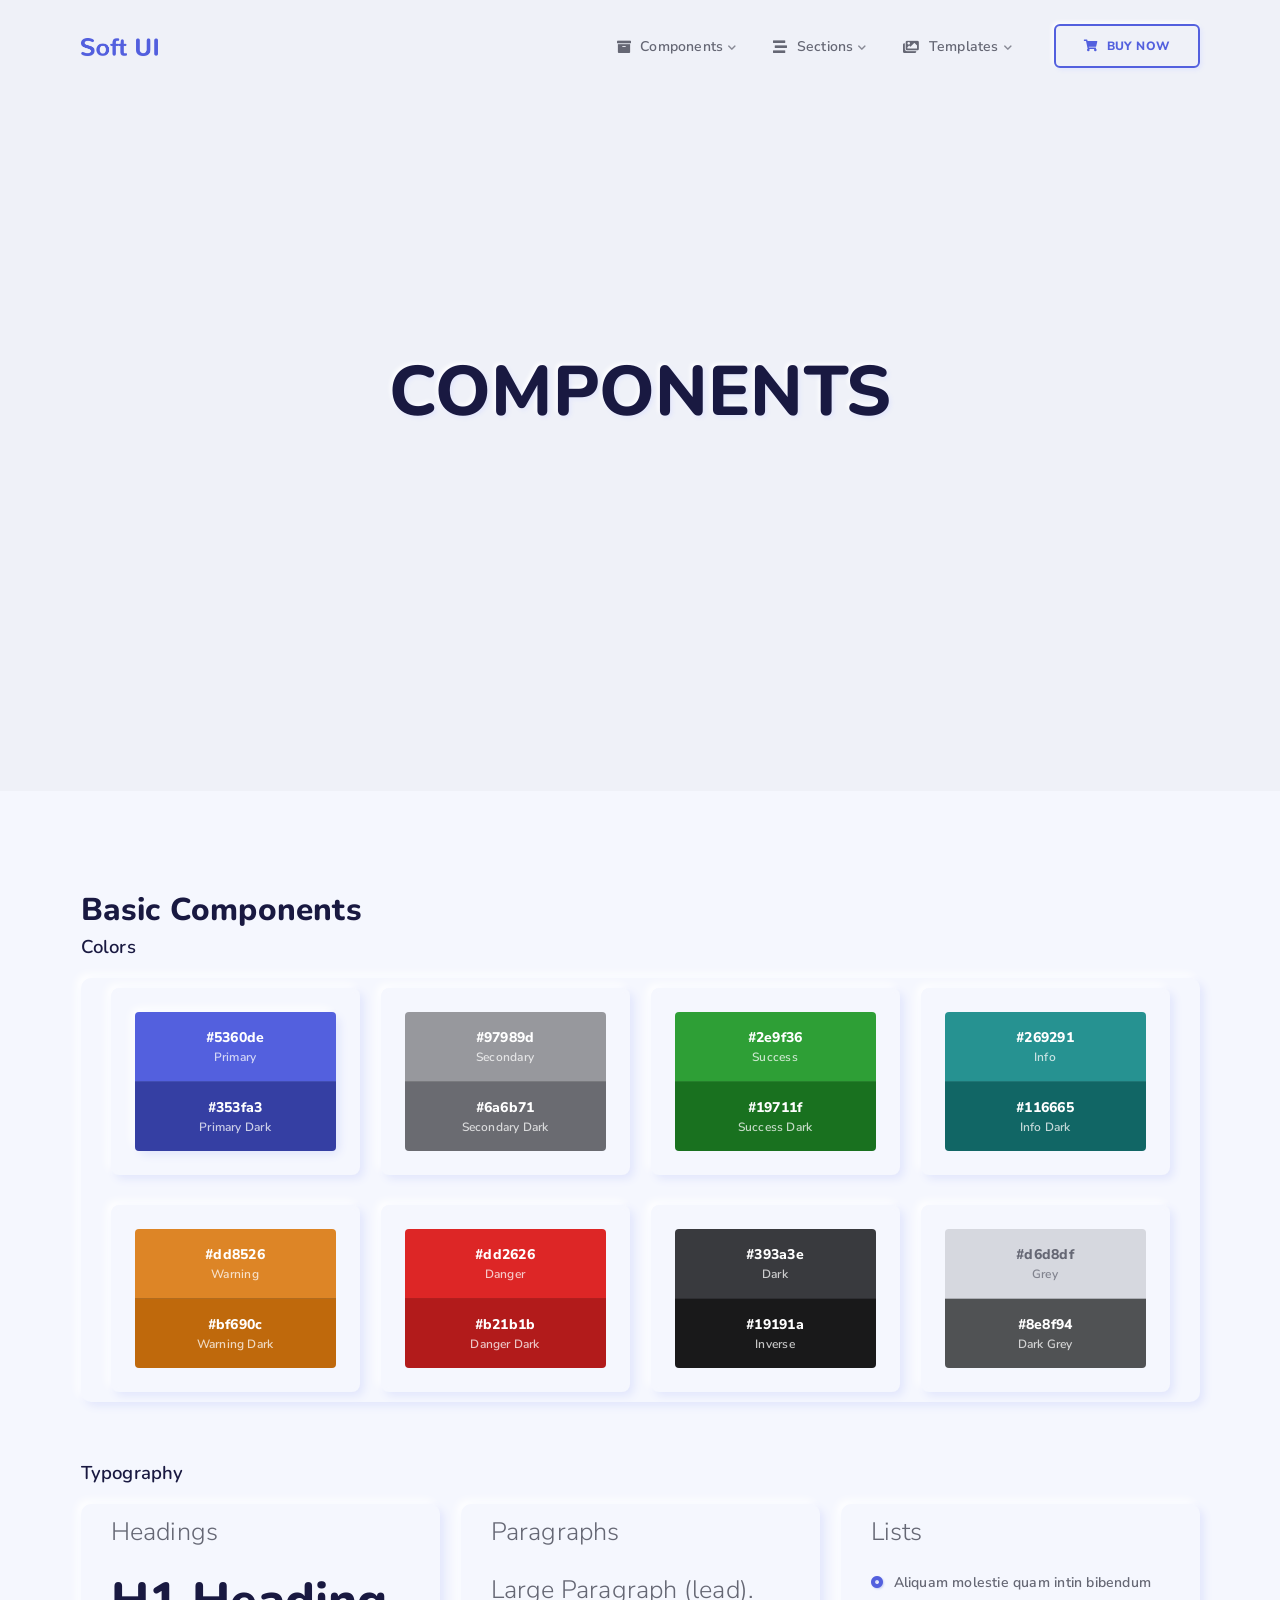
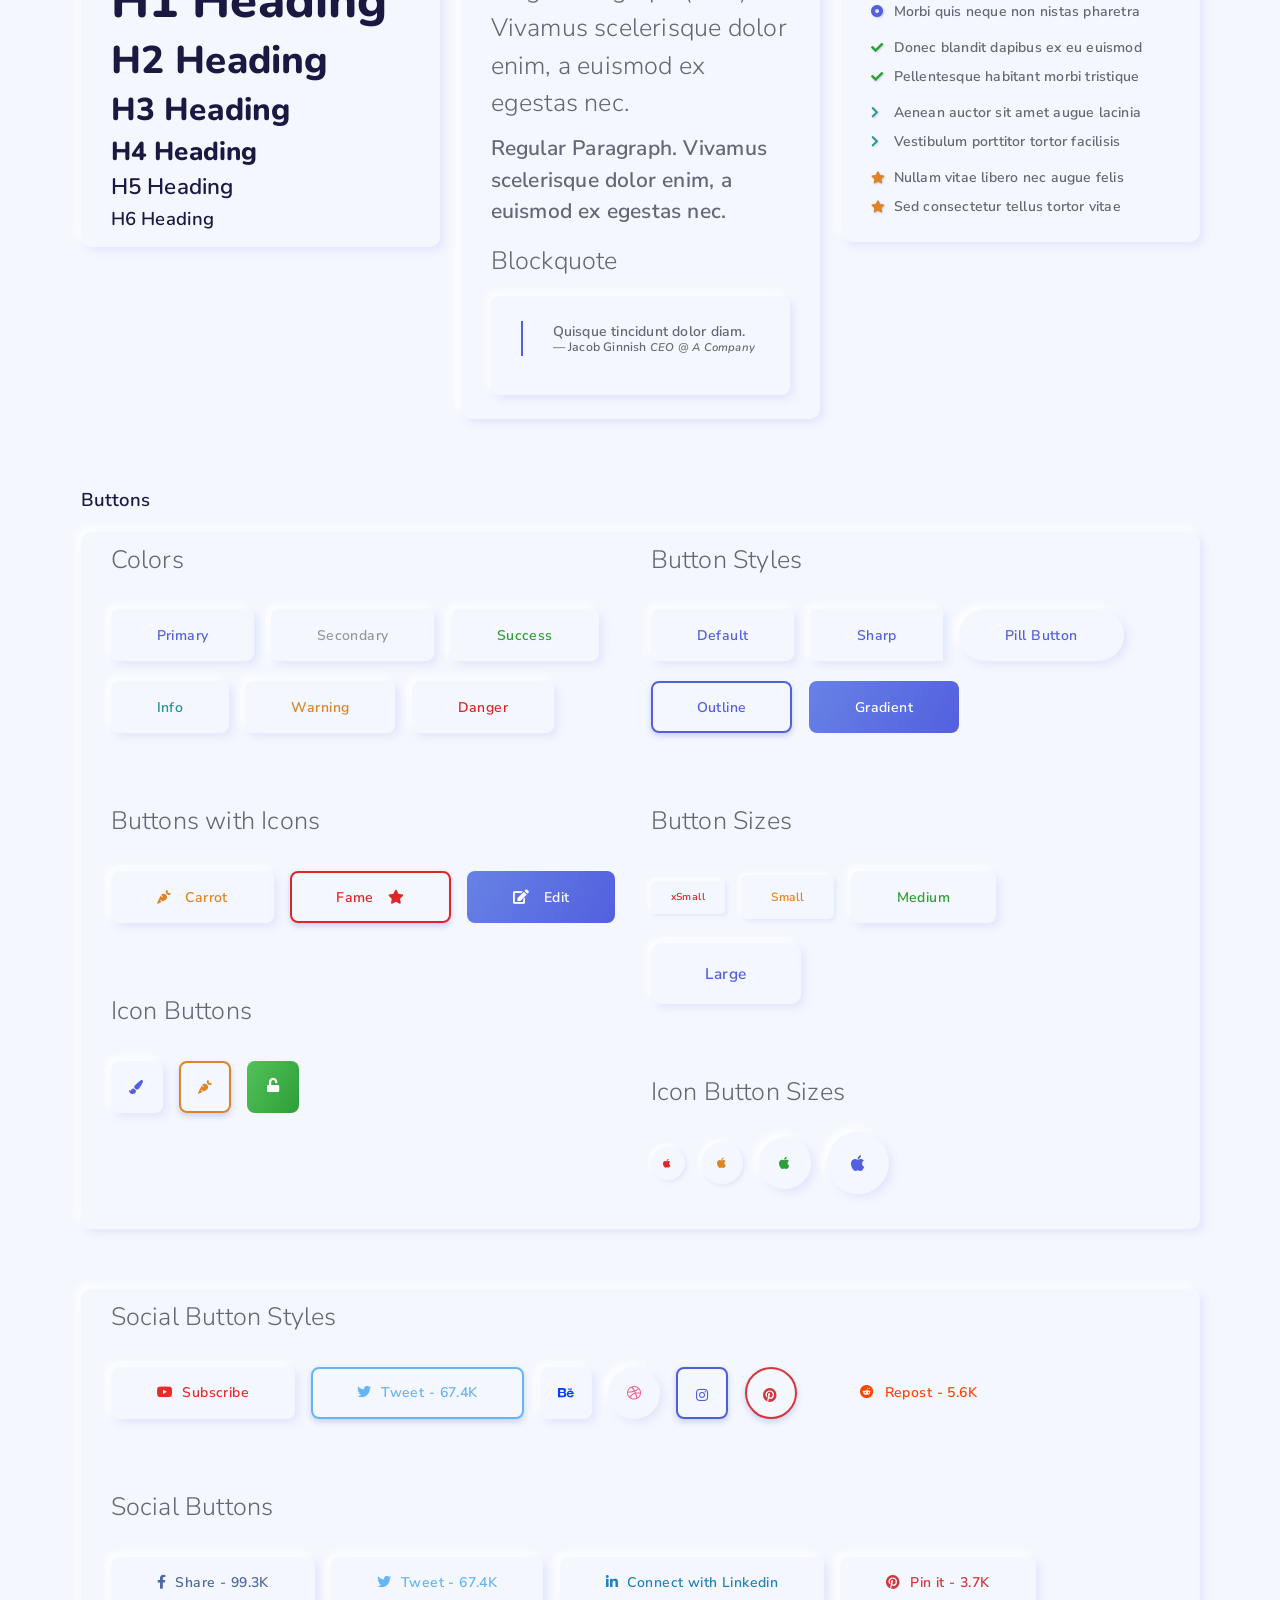
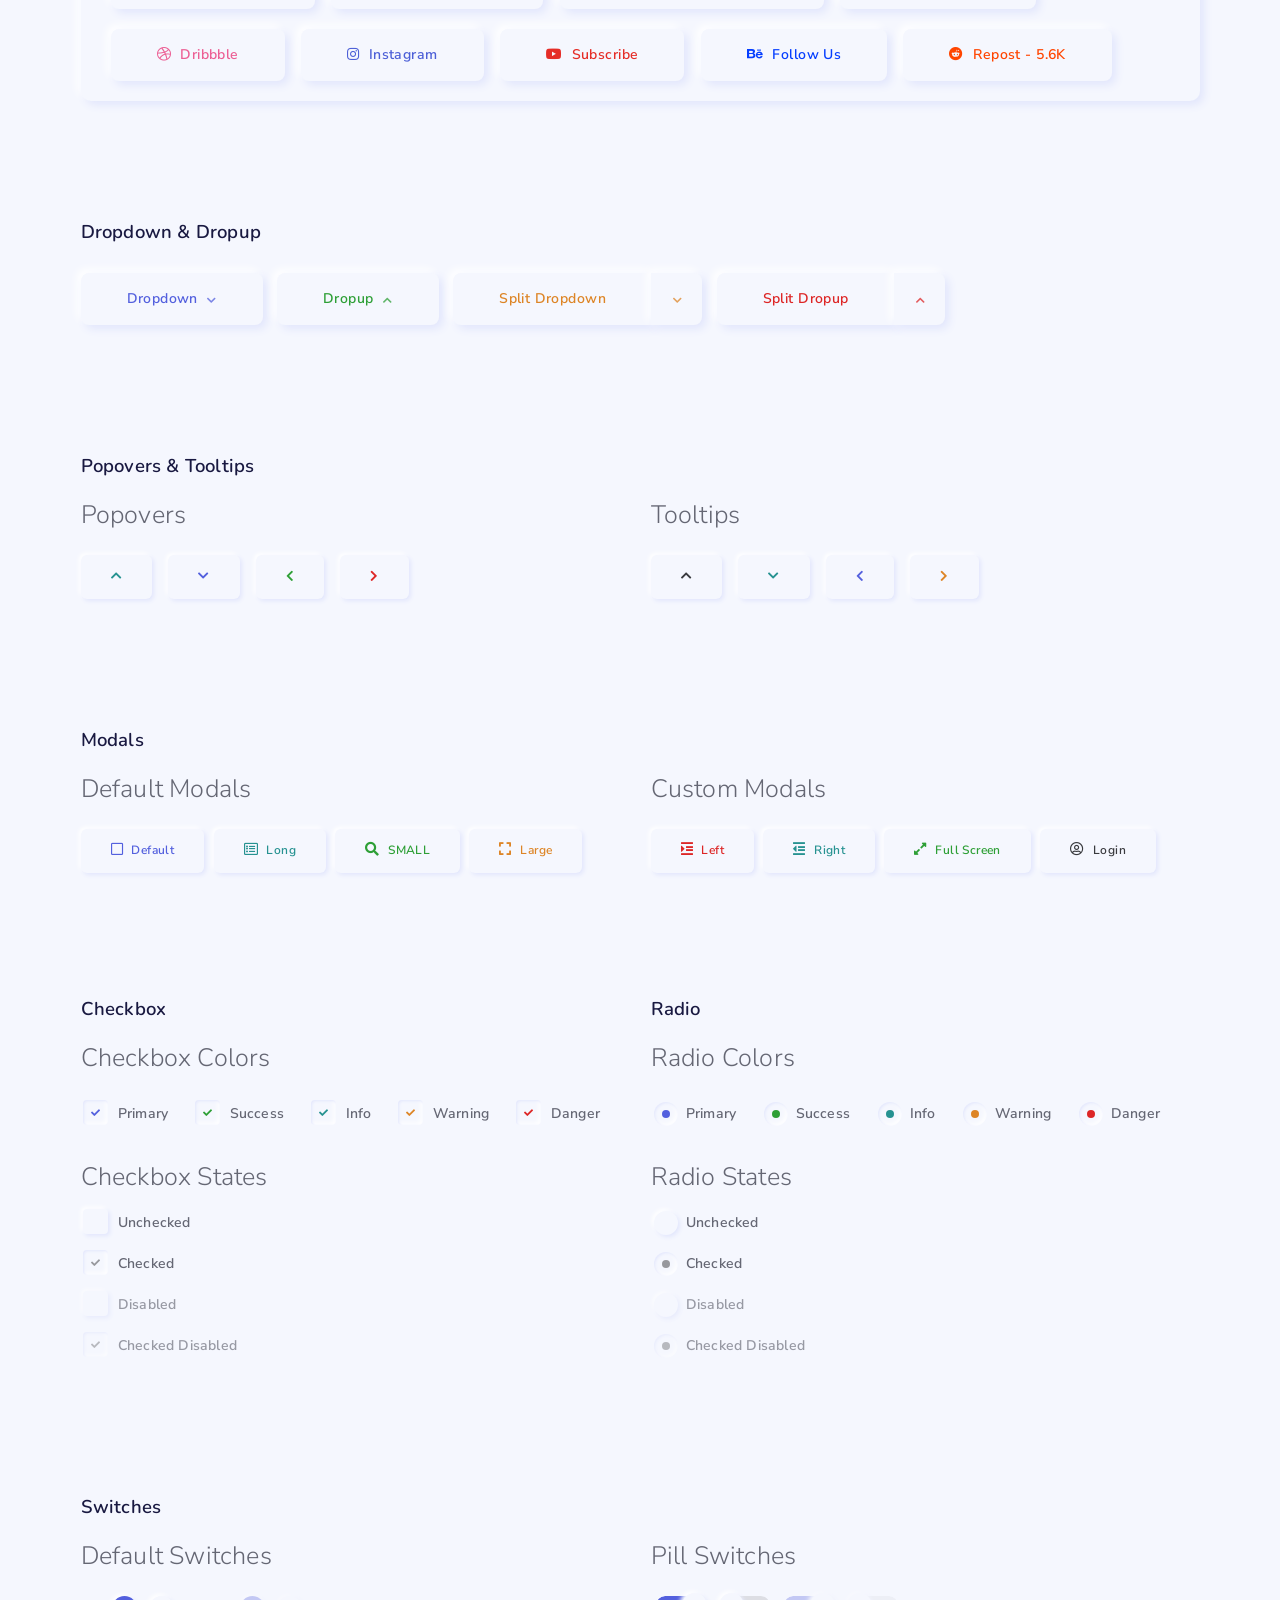
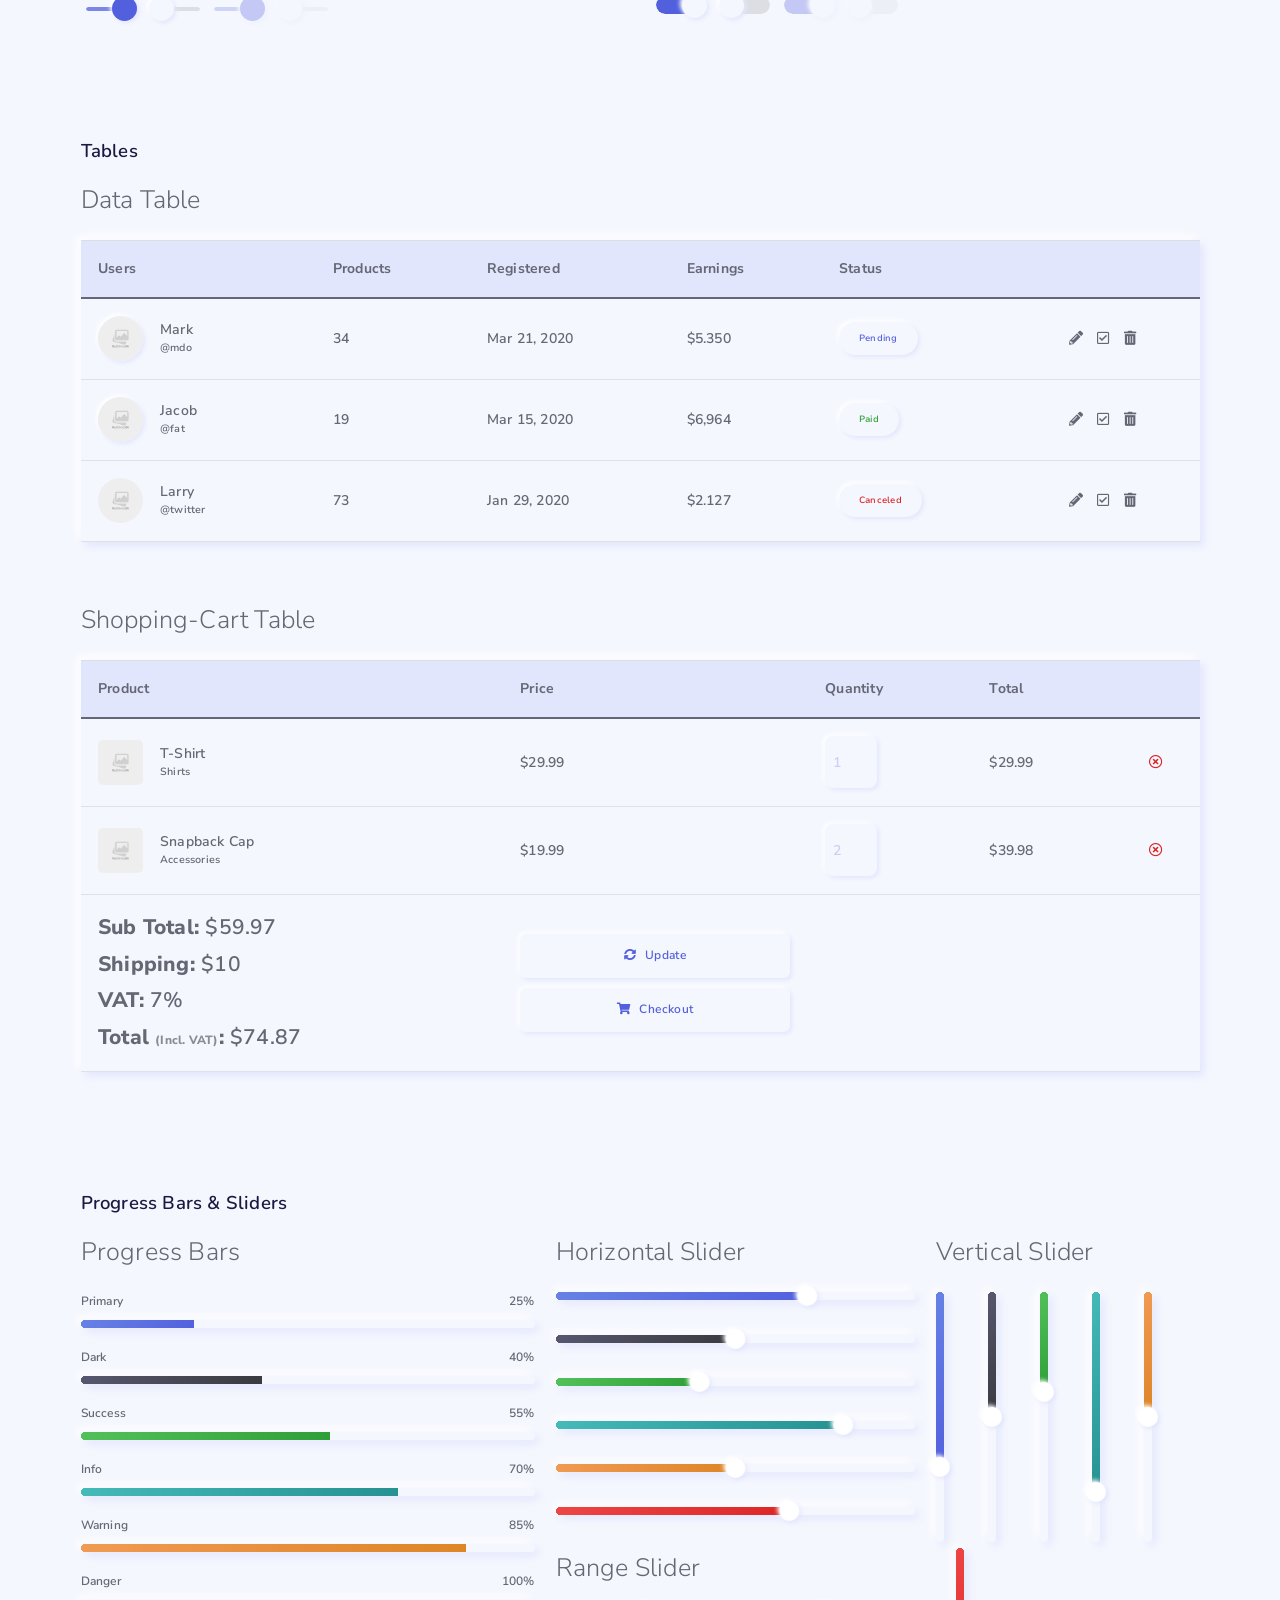
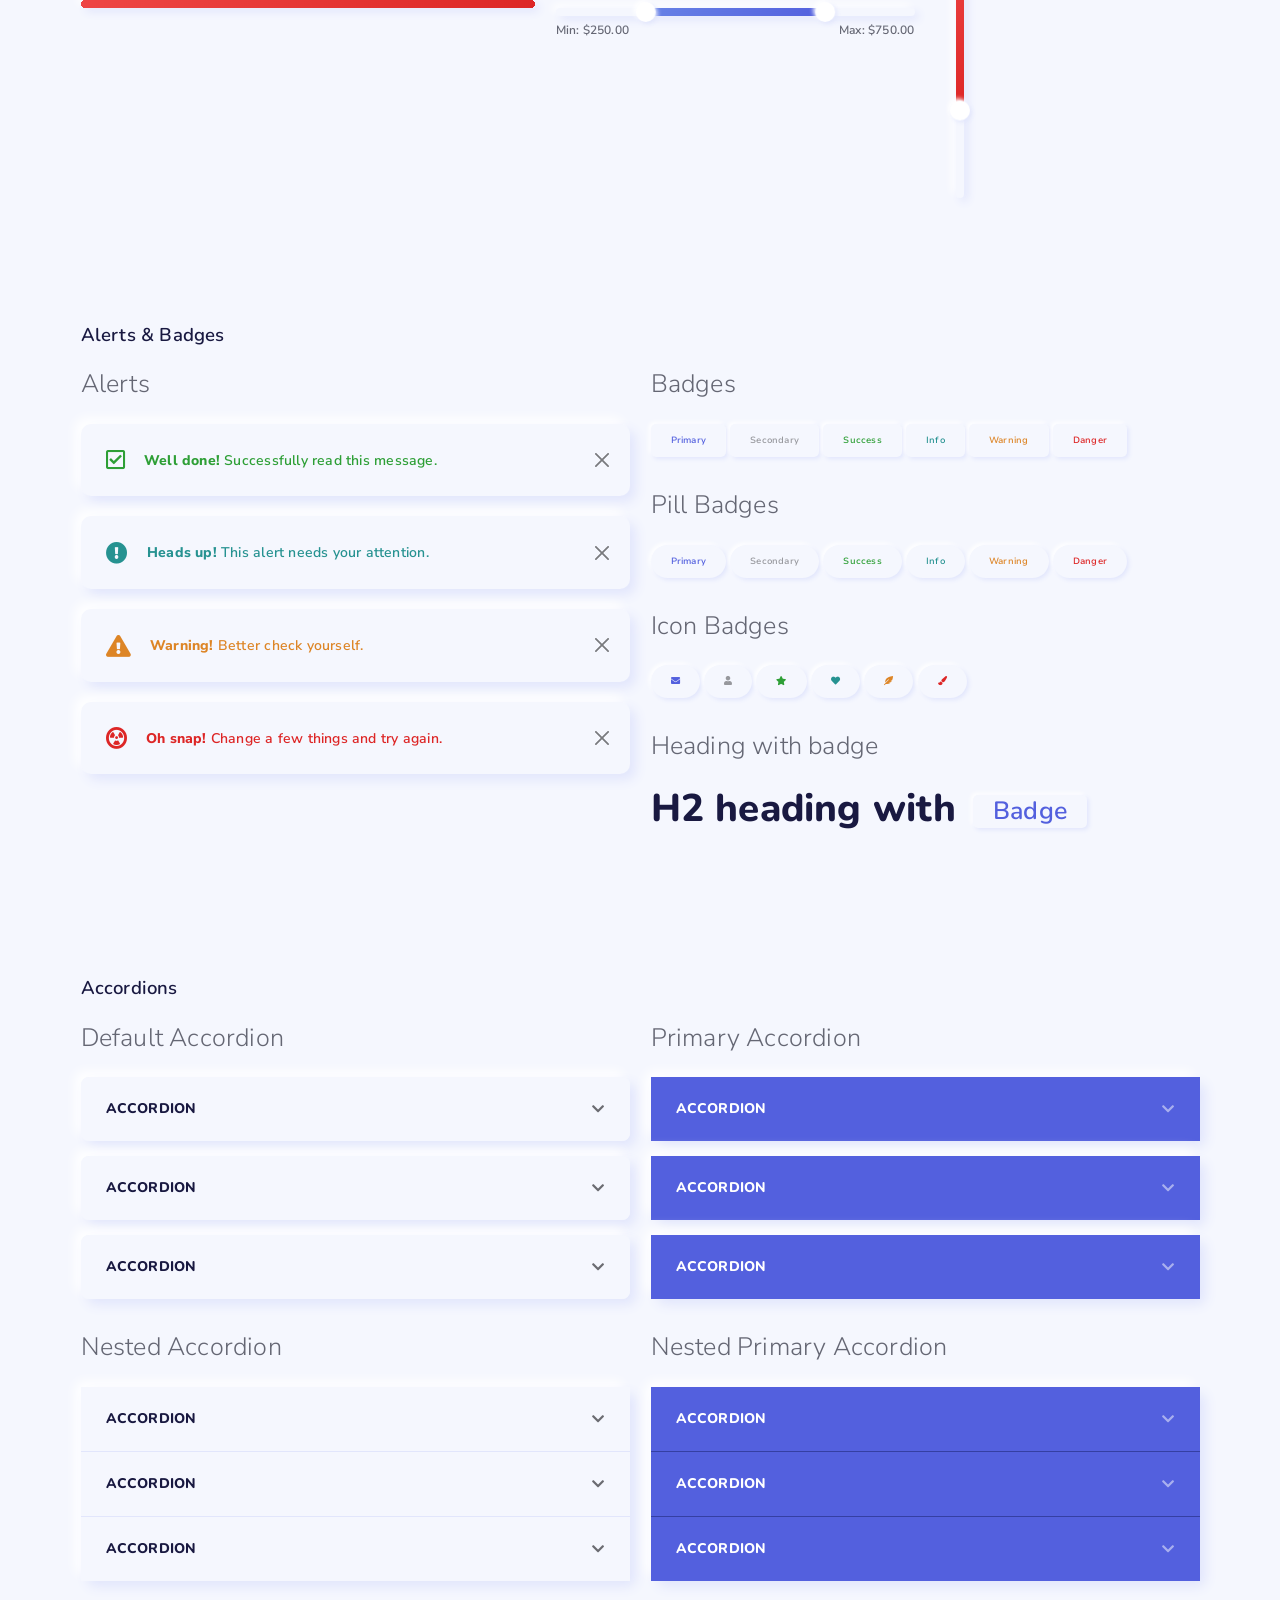
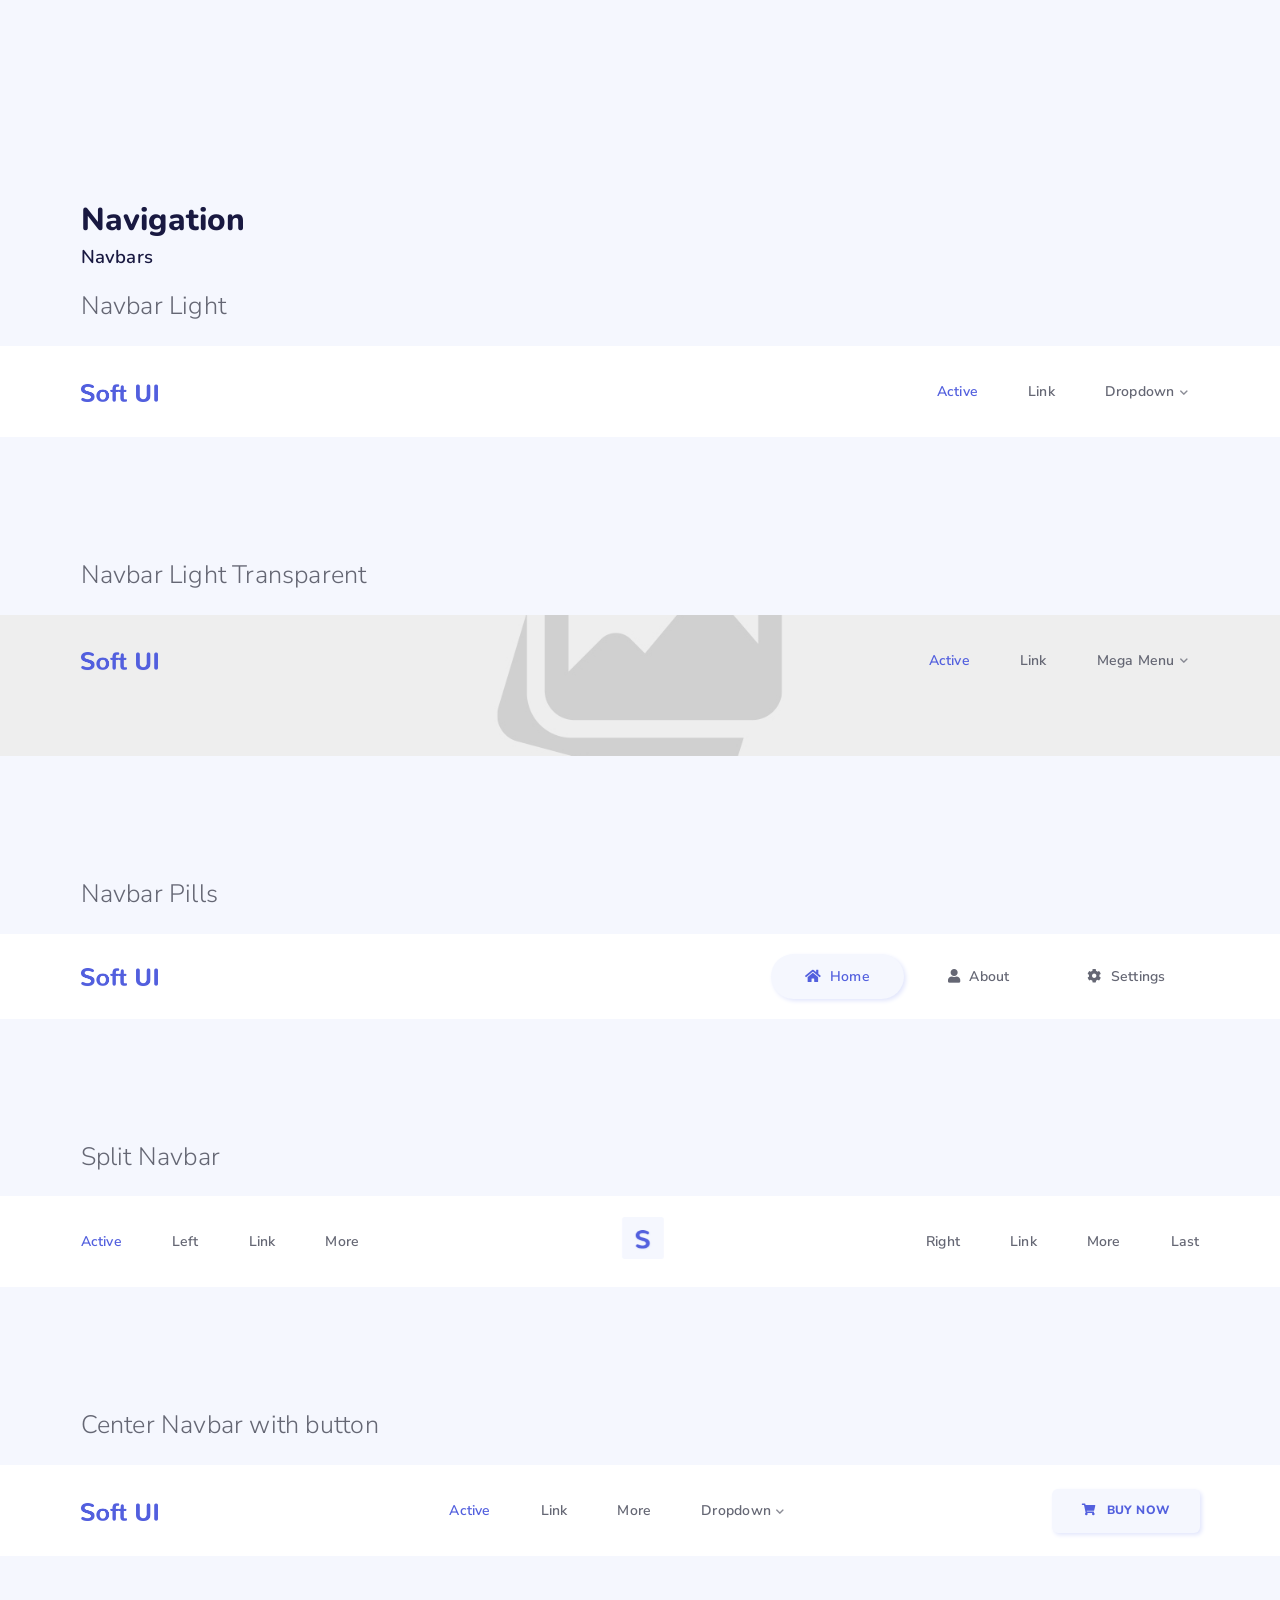
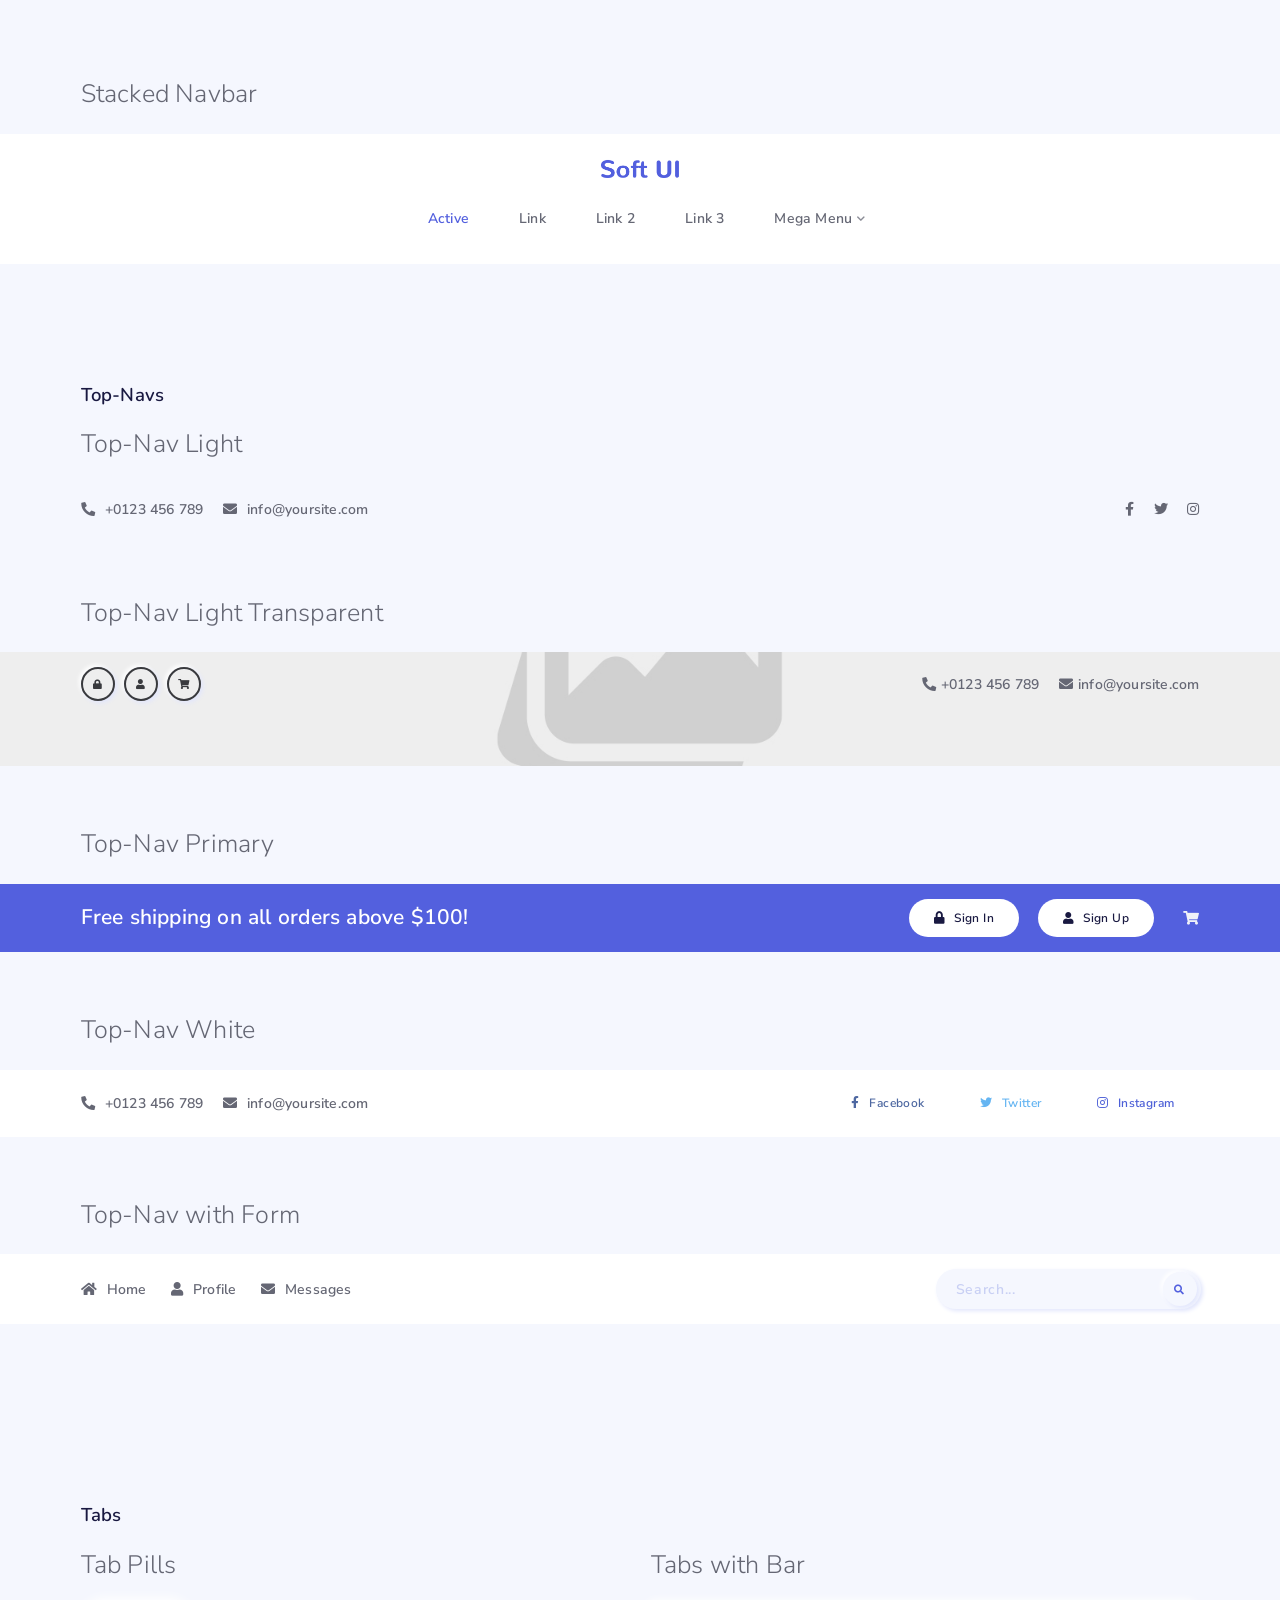
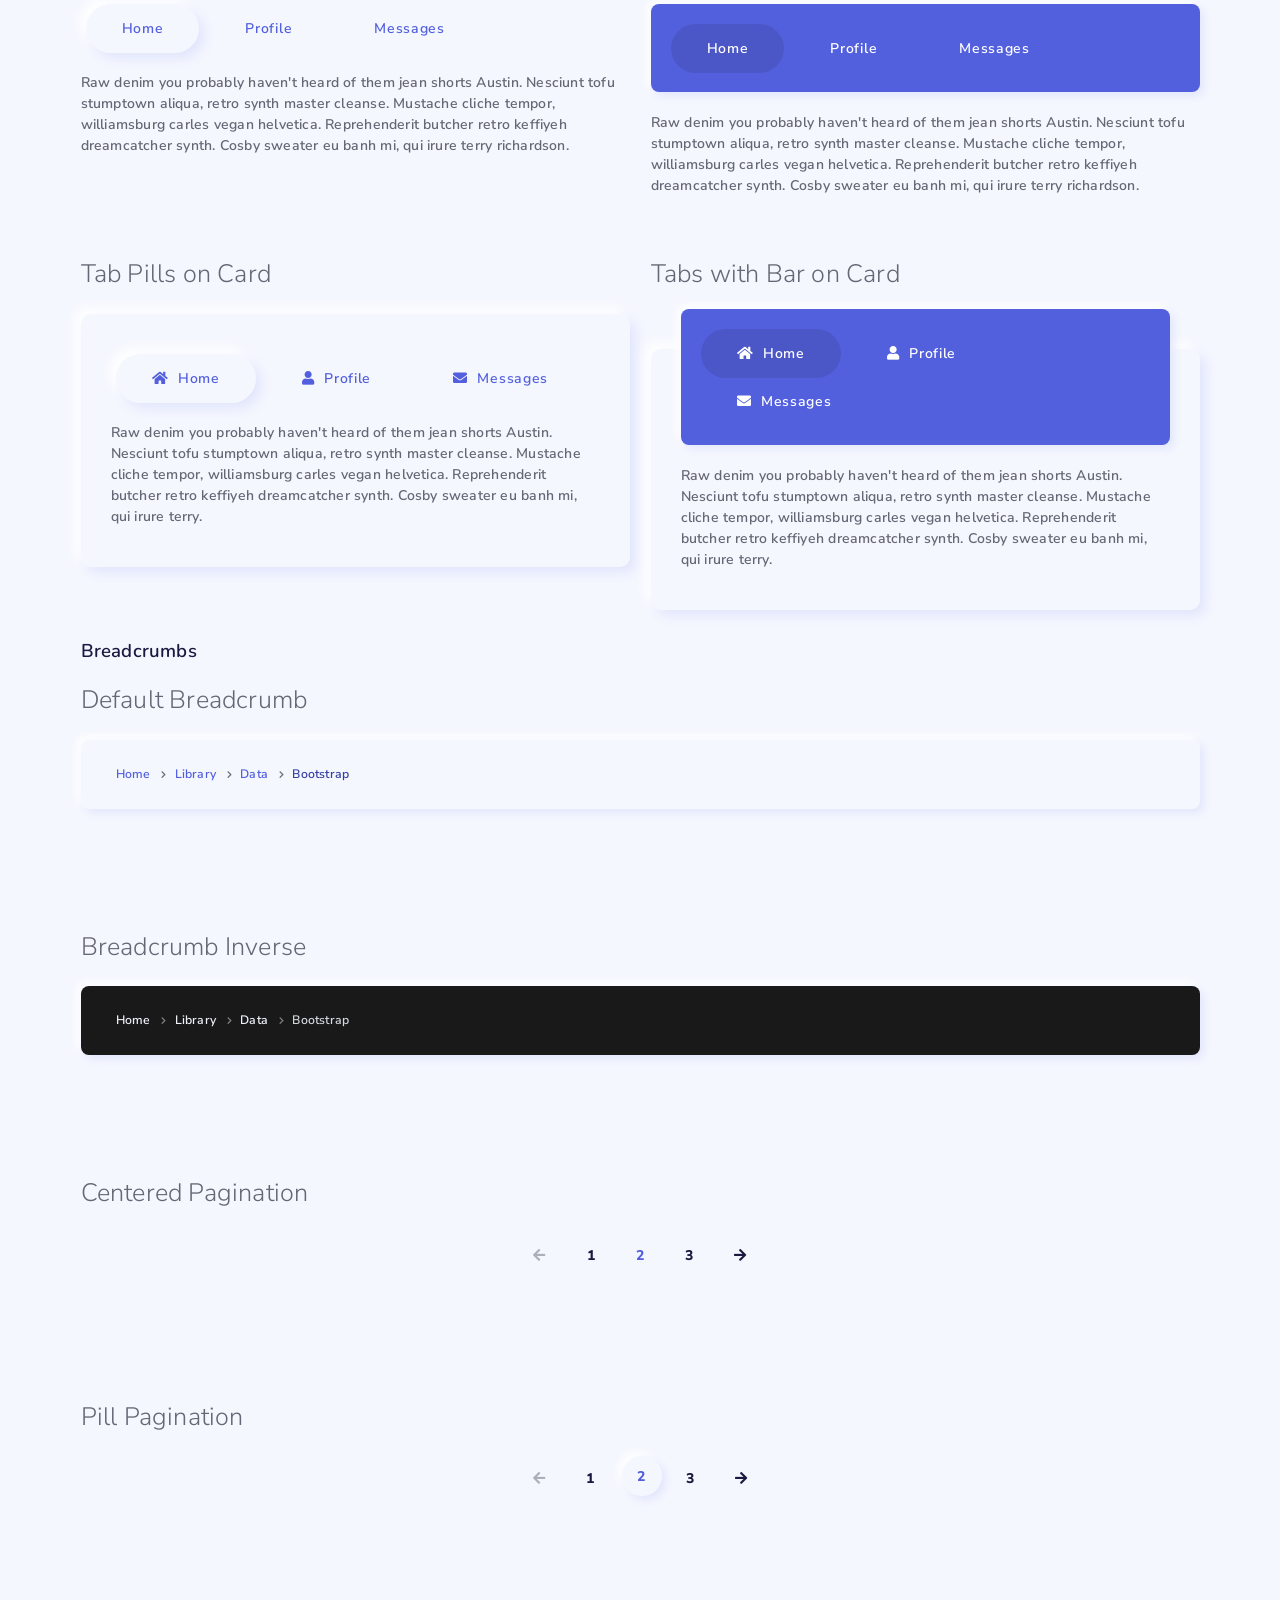
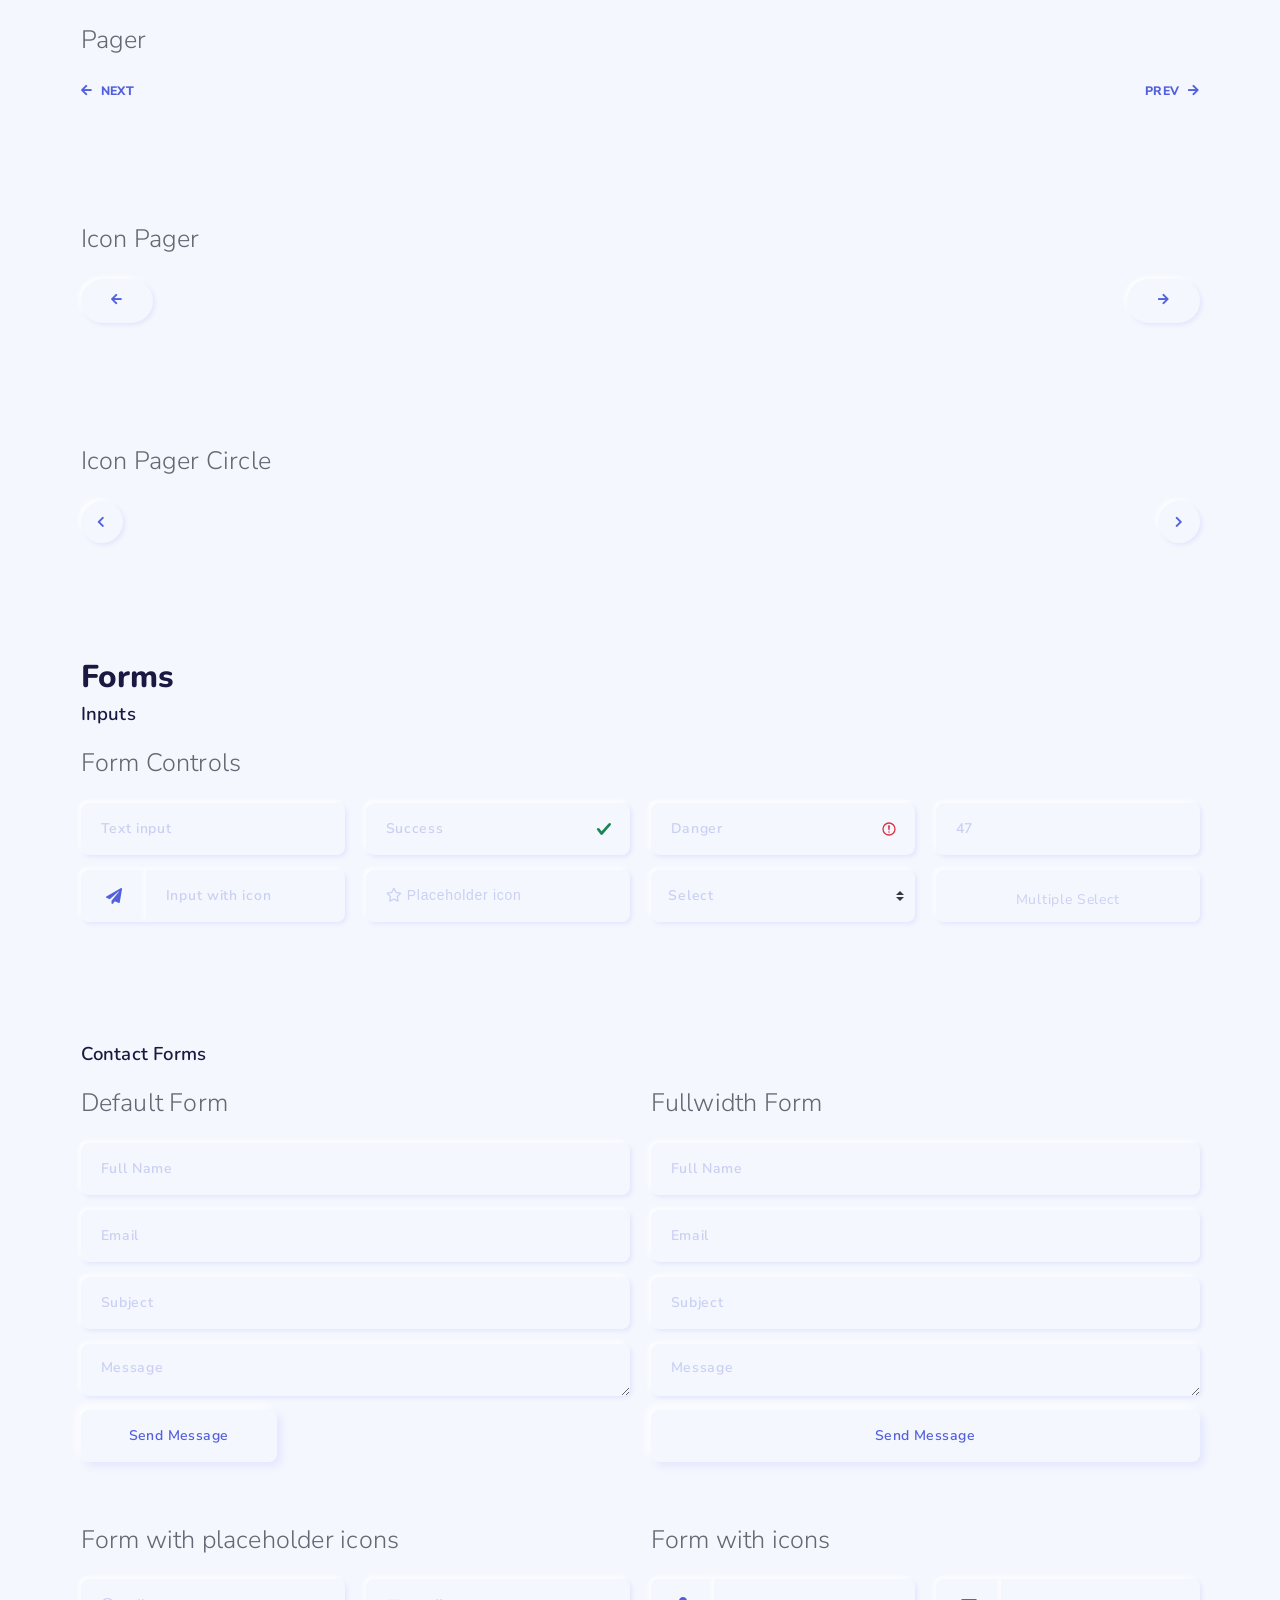
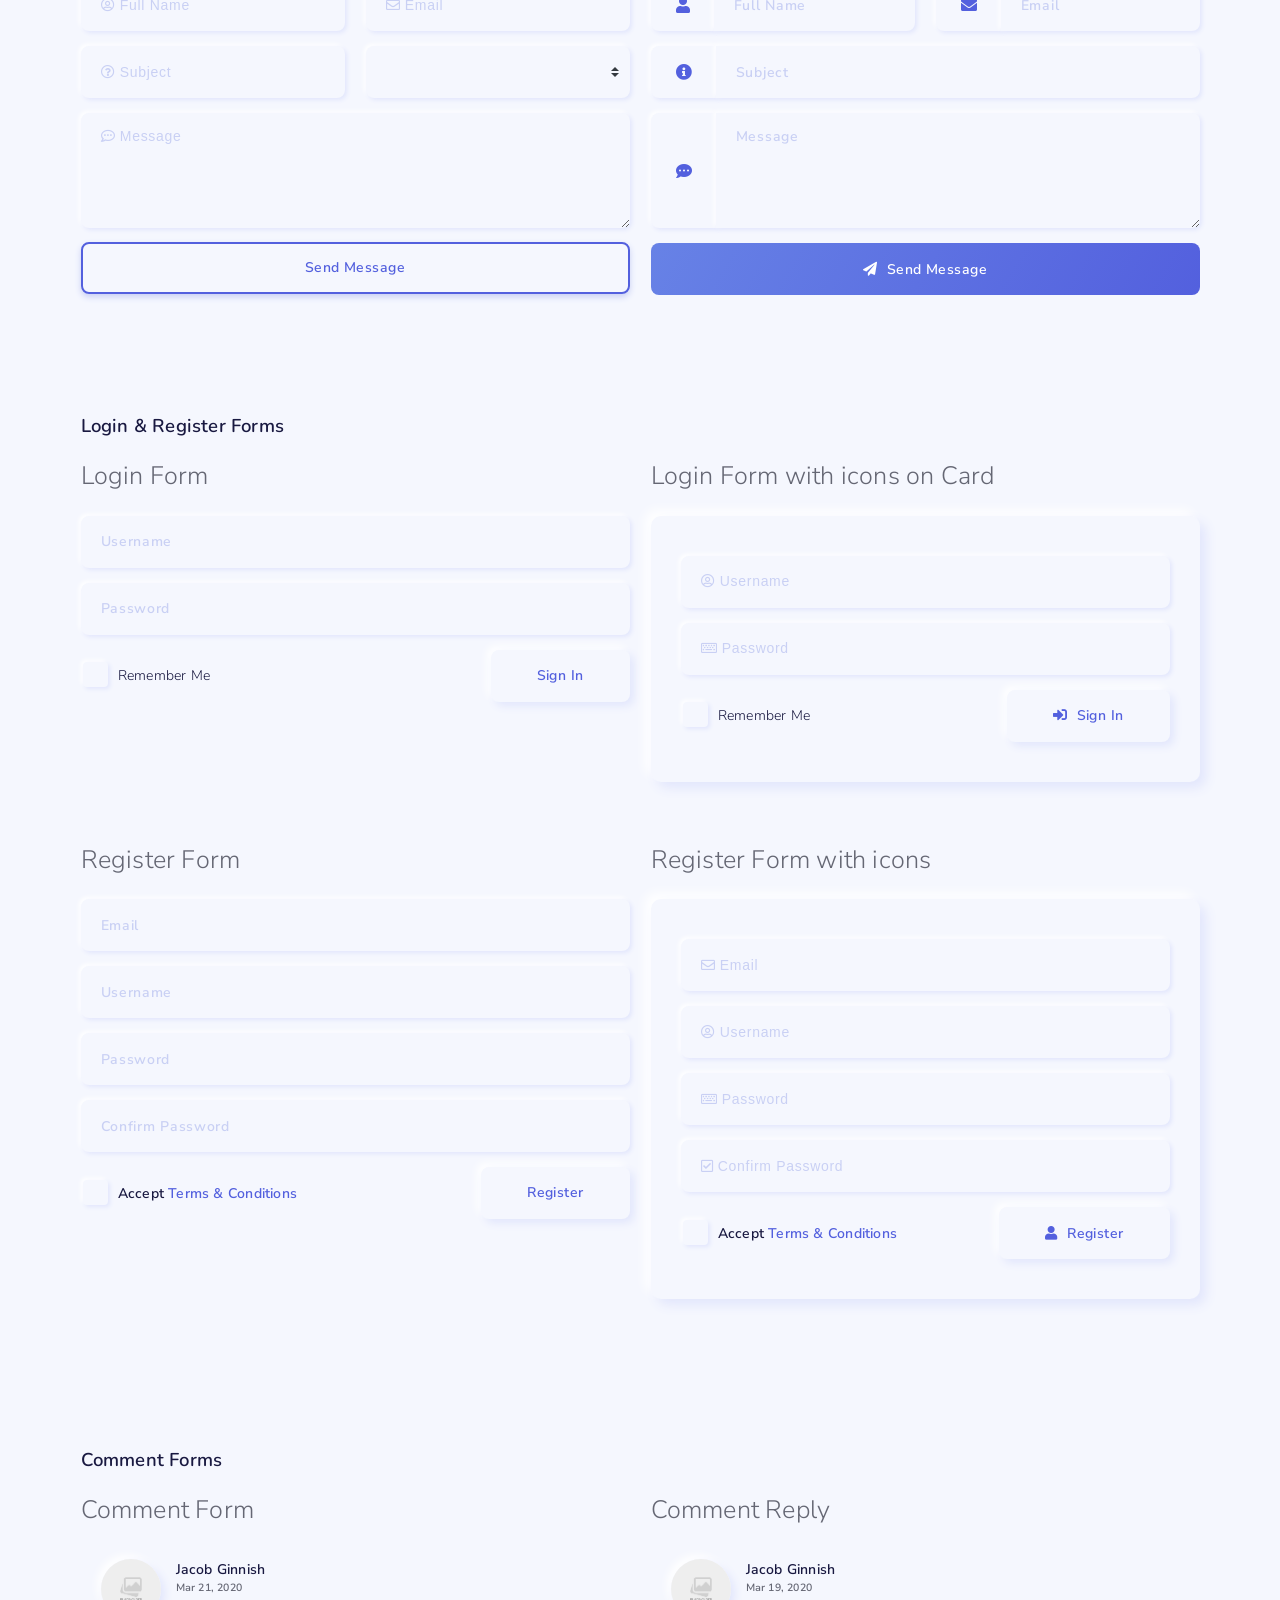
<file: LoginRegister/src/main/webapp/resources/components.html>
<!DOCTYPE html>
<html lang="en">

<head>
    <!-- Meta -->
    <meta charset="utf-8">
    <meta http-equiv="X-UA-Compatible" content="IE=edge">
    <meta name="viewport" content="width=device-width, initial-scale=1, shrink-to-fit=no">
    <meta name="description" content="Soft UI - Neumorphism Style UI Kit">
    <meta name="author" content="kingstudio.ro">
    <!-- Favicon -->
    <link rel="icon" href="assets/images/favicon.png">
    <!-- Site Title -->
    <title>Soft UI - Neumorphism Style UI Kit</title>
    <!-- Bootstrap 4 core CSS -->
    <link href="assets/css/bootstrap.min.css" rel="stylesheet">
    <!-- Custom Styles -->
    <link href="assets/css/nouislider.css" rel="stylesheet">
    <link href="assets/css/animate.css" rel="stylesheet">
    <link href="assets/css/owl.carousel.min.css" rel="stylesheet">
    <link href="assets/css/style.css" rel="stylesheet">
    <!-- Fonts -->
    <link href="https://fonts.googleapis.com/css2?family=Nunito:wght@300;600;800&display=swap" rel="stylesheet">
    <link href="https://fonts.googleapis.com/css2?family=Nunito+Sans:wght@300;600;800&display=swap" rel="stylesheet">
    <link href="assets/css/fontawesome-all.min.css" rel="stylesheet" type="text/css">
</head>

<body>

    <div id="preloader">
        <div class="preloader">
            <span></span>
            <span></span>
        </div>
    </div>

    <div id="top">
    </div><!-- / top -->

    <nav class="navbar navbar-expand-lg navbar-light has-sticky-logo main-nav fixed-top">
        <div class="sticky-nav-activate fixed-top"></div>
        <div class="container">
            <a class="navbar-brand" href="index.html"><img src="assets/images/logo.png" alt=""></a>
            <a class="navbar-brand sticky-logo" href="index.html"><img src="assets/images/logo.png" alt=""></a>
            <button class="navbar-toggler collapsed" type="button" data-bs-toggle="collapse" data-bs-target="#navbar-toggle" aria-controls="navbar-toggle" aria-expanded="false" aria-label="Toggle navigation">
                <span class="icon-bar top-bar"></span>
                <span class="icon-bar middle-bar"></span>
                <span class="icon-bar bottom-bar"></span>
                <span class="sr-only">Toggle navigation</span>
            </button><!-- / navbar-toggler -->

            <div class="collapse navbar-collapse" id="navbar-toggle">
                <ul class="navbar-nav ml-auto">
                    <li class="nav-item dropdown">
                        <a class="nav-link dropdown-toggle" href="#x" id="dropdown" data-bs-toggle="dropdown" aria-haspopup="true" aria-expanded="false"><i class="fas fa-archive mr-5 fs-14 va-middle"></i> <span class="va-middle">Components</span></a>
                        <div class="dropdown-menu" aria-labelledby="dropdown">
                            <a class="dropdown-item smooth-scroll" href="#basic"><i class="fas fa-box-open mr-5"></i> <span>Basic Components</span></a>
                            <a class="dropdown-item smooth-scroll" href="#navigation"><i class="fas fa-bars mr-5"></i> <span>Navigation</span></a>
                            <a class="dropdown-item smooth-scroll" href="#forms"><i class="fas fa-file-alt mr-5"></i> <span>Forms</span></a>
                            <a class="dropdown-item smooth-scroll" href="#cards"><i class="far fa-square mr-5"></i> <span>Cards</span></a>
                            <a class="dropdown-item smooth-scroll" href="#extras"><i class="fas fa-heart mr-5"></i> <span>Extras</span></a>
                        </div><!-- / dropdown-menu -->
                    </li><!-- / dropdown -->
                    <li class="nav-item dropdown">
                        <a class="nav-link dropdown-toggle" href="#x" id="dropdown-sections" data-bs-toggle="dropdown" aria-haspopup="true" aria-expanded="false"><i class="fas fa-stream mr-5 fs-14 va-middle"></i> <span class="va-middle">Sections</span></a>
                        <div class="dropdown-menu mega-menu two-columns" aria-labelledby="dropdown-sections">
                            <div class="row">
                                <div class="col-lg-6 sub-menu">
                                    <a class="dropdown-item" href="sections.html#headers"><i class="fas fa-window-maximize mr-5"></i> <span>Headers</span></a>
                                    <a class="dropdown-item" href="sections.html#features"><i class="fas fa-star mr-5"></i> <span>Features</span></a>
                                    <a class="dropdown-item" href="sections.html#projects"><i class="fas fa-briefcase mr-5"></i> <span>Projects</span></a>
                                    <a class="dropdown-item" href="sections.html#posts"><i class="fas fa-list-alt mr-5"></i> <span>Posts</span></a>
                                    <a class="dropdown-item" href="sections.html#teams"><i class="fas fa-users mr-5"></i> <span>Teams</span></a>
                                </div><!-- / sub-menu -->
                                <div class="col-lg-6 sub-menu">
                                    <a class="dropdown-item" href="sections.html#testimonials"><i class="fas fa-smile mr-5"></i> <span>Testimonials</span></a>
                                    <a class="dropdown-item" href="sections.html#pricing"><i class="fas fa-dollar-sign mr-5"></i> <span>Pricing</span></a>
                                    <a class="dropdown-item" href="sections.html#products"><i class="fas fa-tags mr-5"></i> <span>Products</span></a>
                                    <a class="dropdown-item" href="sections.html#contacts"><i class="fas fa-address-card mr-5"></i> <span>Contacts</span></a>
                                    <a class="dropdown-item" href="sections.html#footers"><i class="fas fa-copyright mr-5"></i> <span>Footers</span></a>
                                </div><!-- / sub-menu -->
                            </div><!-- / row -->
                        </div><!-- / dropdown-menu -->
                    </li><!-- / dropdown -->
                    <li class="nav-item dropdown">
                        <a class="nav-link dropdown-toggle" href="#x" id="dropdown-templates" data-bs-toggle="dropdown" aria-haspopup="true" aria-expanded="false"><i class="fas fa-images mr-5 fs-14 va-middle"></i> <span class="va-middle">Templates</span></a>
                        <div class="dropdown-menu mega-menu two-columns" aria-labelledby="dropdown-templates">
                            <div class="row">
                                <div class="col-lg-6 sub-menu">
                                    <a class="dropdown-item" href="templates/landing-page.html"><i class="fas fa-images mr-5"></i> <span>Landing Page</span></a>
                                    <a class="dropdown-item" href="templates/portfolio.html"><i class="fas fa-th-large mr-5"></i> <span>Portfolio</span></a>
                                    <a class="dropdown-item" href="templates/project.html"><i class="fas fa-briefcase mr-5"></i> <span>Project</span></a>
                                    <a class="dropdown-item" href="templates/blog.html"><i class="fas fa-list mr-5"></i> <span>Blog</span></a>
                                    <a class="dropdown-item" href="templates/post.html"><i class="fas fa-pencil-alt mr-5"></i> <span>Post</span></a>
                                </div><!-- / sub-menu -->
                                <div class="col-lg-6 sub-menu">
                                    <a class="dropdown-item" href="templates/ecommerce.html"><i class="fas fa-shopping-cart mr-5"></i> <span>eCommerce</span></a>
                                    <a class="dropdown-item" href="templates/product.html"><i class="fas fa-tag mr-5"></i> <span>Product</span></a>
                                    <a class="dropdown-item" href="templates/404.html"><i class="fas fa-unlink mr-5"></i> <span>404 Page</span></a>
                                    <a class="dropdown-item" href="templates/login-register.html"><i class="fas fa-sign-in-alt mr-5"></i> <span>Sign In</span></a>
                                    <a class="dropdown-item" href="templates/account.html"><i class="fas fa-user mr-5"></i> <span>Account</span></a>
                                </div><!-- / sub-menu -->
                            </div><!-- / row -->
                        </div><!-- / dropdown-menu -->
                    </li><!-- / dropdown -->
                </ul><!-- / navbar-nav -->

                <ul class="navbar-button p-0 m-0 ml-30">
                    <li class="nav-item">
                        <a href="https://wrapbootstrap.com/user/KingStudio" class="btn btn-sm btn-outline-primary" target="_blank"><i class="fas fa-shopping-cart fs-12 mr-5"></i> <span>BUY NOW</span></a>
                    </li>
                </ul>
            </div><!-- / navbar-collapse -->
        </div><!-- / container -->
    </nav><!-- / navbar -->

    <header class="xxl bg-light-grey text-center">
        <div class="container">
            <h1 class="page-title">COMPONENTS</h1>
        </div><!-- / container -->
    </header>

    <div class="main-container">
        <section class="lg pb-0" id="basic">
            <div class="container">
                <h3>Basic Components</h3>
                <h6 class="mb-20">Colors</h6>
                <div class="promo-box">
                    <div class="color-boxes row">
                        <div class="col-6 col-md-3 mb-30">
                            <div class="color-box p-20 bg-light text-center">
                                <div class="color-box-holder raised-sm">
                                    <div class="color-box-inner p-y-15 text-white bg-primary"><b>#5360de</b><span class="d-block fs-12 opc-75">Primary</span></div>
                                    <div class="color-box-inner p-y-15 text-center text-white bg-primary-dark"><b>#353fa3</b><span class="d-block fs-12 opc-75">Primary Dark</span></div>
                                </div><!-- / color-box-holder -->
                            </div><!-- / color-box -->
                        </div><!-- / column -->

                        <div class="col-6 col-md-3 mb-30">
                            <div class="color-box p-20 text-center bg-light">
                                <div class="color-box-inner p-y-15 text-white bg-secondary"><b>#97989d</b><span class="d-block fs-12 opc-75">Secondary</span></div>
                                <div class="color-box-inner p-y-15 text-center text-white bg-secondary-dark"><b>#6a6b71</b><span class="d-block fs-12 opc-75">Secondary Dark</span></div>
                            </div><!-- / color-box -->
                        </div><!-- / column -->

                        <div class="col-6 col-md-3 mb-30">
                            <div class="color-box p-20 text-center bg-light">
                                <div class="color-box-inner p-y-15 text-white bg-success"><b>#2e9f36</b><span class="d-block fs-12 opc-75">Success</span></div>
                                <div class="color-box-inner p-y-15 text-center text-white bg-success-dark"><b>#19711f</b><span class="d-block fs-12 opc-75">Success Dark</span></div>
                            </div><!-- / color-box -->
                        </div><!-- / column -->

                        <div class="col-6 col-md-3 mb-30">
                            <div class="color-box p-20 text-center bg-light">
                                <div class="color-box-inner p-y-15 text-white bg-info"><b>#269291</b><span class="d-block fs-12 opc-75">Info</span></div>
                                <div class="color-box-inner p-y-15 text-center text-white bg-info-dark"><b>#116665</b><span class="d-block fs-12 opc-75">Info Dark</span></div>
                            </div><!-- / color-box -->
                        </div><!-- / column -->

                        <div class="col-6 col-md-3 tablet-top-30">
                            <div class="color-box p-20 text-center bg-light">
                                <div class="color-box-inner p-y-15 text-white bg-warning"><b>#dd8526</b><span class="d-block fs-12 opc-75">Warning</span></div>
                                <div class="color-box-inner p-y-15 text-center text-white bg-warning-dark"><b>#bf690c</b><span class="d-block fs-12 opc-75">Warning Dark</span></div>
                            </div><!-- / color-box -->
                        </div><!-- / column -->

                        <div class="col-6 col-md-3 tablet-top-30">
                            <div class="color-box p-20 text-center bg-light">
                                <div class="color-box-inner p-y-15 text-white bg-danger"><b>#dd2626</b><span class="d-block fs-12 opc-75">Danger</span></div>
                                <div class="color-box-inner p-y-15 text-center text-white bg-danger-dark"><b>#b21b1b</b><span class="d-block fs-12 opc-75">Danger Dark</span></div>
                            </div><!-- / color-box -->
                        </div><!-- / column -->

                        <div class="col-6 col-md-3 tablet-top-30">
                            <div class="color-box p-20 text-center bg-light">
                                <div class="color-box-inner p-y-15 text-white bg-dark"><b>#393a3e</b><span class="d-block fs-12 opc-75">Dark</span></div>
                                <div class="color-box-inner p-y-15 text-center text-white bg-inverse"><b>#19191a</b><span class="d-block fs-12 opc-75">Inverse</span></div>
                            </div><!-- / color-box -->
                        </div><!-- / column -->

                        <div class="col-6 col-md-3">
                            <div class="color-box p-20 text-center bg-light">
                                <div class="color-box-inner p-y-15 bg-grey"><b>#d6d8df</b><span class="d-block fs-12 opc-75">Grey</span></div>
                                <div class="color-box-inner p-y-15 text-center text-white bg-dark-grey"><b>#8e8f94</b><span class="d-block fs-12 opc-75">Dark Grey</span></div>
                            </div><!-- / color-box -->
                        </div><!-- / column -->
                    </div><!-- / color-boxes -->
                </div><!-- / promo-box -->

                <div class="spacer">&nbsp;</div>

                <h6 class="mb-20">Typography</h6>
                <div class="row">
                    <!-- headings -->
                    <div class="col-lg-4">
                        <div class="promo-box">
                            <p class="lead mb-20">Headings</p>
                            <h1>H1 Heading</h1>
                            <h2>H2 Heading</h2>
                            <h3>H3 Heading</h3>
                            <h4>H4 Heading</h4>
                            <h5>H5 Heading</h5>
                            <h6>H6 Heading</h6>
                        </div><!-- / promo-box -->
                    </div><!-- / column -->
                    <!-- / headings -->

                    <!-- paragraphs -->
                    <div class="col-lg-4 tablet-lg-top-30">
                        <div class="promo-box">
                            <p class="lead mb-20">Paragraphs</p>
                            <p class="lead">Large Paragraph (lead). Vivamus scelerisque dolor enim, a euismod ex egestas nec.</p>
                            <p>Regular Paragraph. Vivamus scelerisque dolor enim, a euismod ex egestas nec.</p>
                            <p class="lead mt-15 mb-15">Blockquote</p>
                            <blockquote class="blockquote">
                                <div class="blockquote-content">
                                    <p class="mb-0">Quisque tincidunt dolor diam.</p>
                                    <footer class="blockquote-footer">Jacob Ginnish <cite title="Source Title">CEO @ A Company</cite></footer>
                                </div><!--/ blockquote-content -->
                            </blockquote>
                        </div><!-- / promo-box -->
                    </div><!-- / column -->
                    <!-- / paragraphs -->

                    <!-- lists -->
                    <div class="col-lg-4">
                        <div class="promo-box">
                            <p class="lead mb-20">Lists</p>
                            <ul class="list-unstyled list-icon list-bullet list-primary">
                                <li>Aliquam molestie quam intin bibendum</li>
                                <li>Morbi quis neque non nistas pharetra</li>
                            </ul>
                            <ul class="list-unstyled list-icon list-check list-success">
                                <li>Donec blandit dapibus ex eu euismod</li>
                                <li>Pellentesque habitant morbi tristique</li>
                            </ul>
                            <ul class="list-unstyled list-icon list-arrow list-info">
                                <li>Aenean auctor sit amet augue lacinia</li>
                                <li>Vestibulum porttitor tortor facilisis</li>
                            </ul>
                            <ul class="list-unstyled list-icon list-star list-warning">
                                <li>Nullam vitae libero nec augue felis</li>
                                <li>Sed consectetur tellus tortor vitae</li>
                            </ul>
                        </div><!-- / promo-box -->
                    </div><!-- / column -->
                    <!-- / lists -->
                </div><!-- / row -->

                <div class="spacer">&nbsp;</div>

                <h6 class="mb-20">Buttons</h6>
                <div class="promo-box">
                    <div class="row">
                        <div class="col-md-6 tablet-top-30">
                            <p class="lead mb-20">Colors</p>
                            <!-- default buttons -->
                            <p class="mb-0">
                                <a href="#x" class="btn btn-primary m-y-10 mr-10">Primary</a>
                                <a href="#x" class="btn btn-secondary m-y-10 mr-10">Secondary</a>
                                <a href="#x" class="btn btn-success m-y-10 mr-10">Success</a>
                                <a href="#x" class="btn btn-info m-y-10 mr-10">Info</a>
                                <a href="#x" class="btn btn-warning m-y-10 mr-10">Warning</a>
                                <a href="#x" class="btn btn-danger m-y-10 mr-10">Danger</a>
                            </p>
                            <!-- / default buttons -->

                            <div class="spacer">&nbsp;</div>

                            <p class="lead mb-20">Buttons with Icons</p>
                            <!-- buttons with icons -->
                            <p class="mb-15">
                                <a href="#x" class="btn btn-warning m-y-10 mr-10"><span class="fas fa-carrot mr-10"></span> <span>Carrot</span></a>
                                <a href="#x" class="btn btn-outline-danger m-y-10 mr-10"><span>Fame</span> <span class="fas fa-star ml-10"></span></a>
                                <a href="#x" class="btn btn-primary-gradient m-y-10 mr-10"><span class="fas fa-edit mr-10"></span> <span>Edit</span></a>
                            </p>

                            <div class="spacer">&nbsp;</div>

                            <p class="lead mb-20">Icon Buttons</p>
                            <!-- icon buttons -->
                            <p class="mb-30">
                                <a href="#x" class="btn btn-icon btn-primary m-y-10 mr-10"><span class="fas fa-paint-brush"></span></a>
                                <a href="#x" class="btn btn-icon btn-outline-warning btn-w-border m-y-10 mr-10"><span class="fas fa-carrot"></span></a>
                                <a href="#x" class="btn btn-icon btn-success-gradient btn-w-border m-y-10 mr-10"><span class="fas fa-unlock"></span></a>
                            </p>
                            <!-- / icon buttons -->
                        </div><!-- / column -->

                        <div class="col-md-6">
                            <p class="lead mb-20">Button Styles</p>
                            <p class="mb-0">
                                <a href="#x" class="btn btn-primary m-y-10 mr-10">Default</a>
                                <a href="#x" class="btn btn-primary sharp m-y-10 mr-10">Sharp</a>
                                <a href="#x" class="btn btn-primary pill m-y-10 mr-10">Pill Button</a>
                                <a href="#x" class="btn btn-outline-primary m-y-10 mr-10">Outline</a>
                                <a href="#x" class="btn btn-primary-gradient m-y-10 mr-10">Gradient</a>
                            </p>

                            <div class="spacer">&nbsp;</div>

                            <p class="lead mb-20">Button Sizes</p>
                            <p class="mb-0">
                                <a href="#x" class="btn btn-xs btn-danger m-y-10 mr-10">xSmall</a>
                                <a href="#x" class="btn btn-sm btn-warning m-y-10 mr-10">Small</a>
                                <a href="#x" class="btn btn-success m-y-10 mr-10">Medium</a>
                                <a href="#x" class="btn btn-lg btn-primary m-y-10 mr-10">Large</a>
                            </p>

                            <div class="spacer">&nbsp;</div>

                            <p class="lead mb-10">Icon Button Sizes</p>
                            <!-- icon button sizes -->
                            <p class="mb-15">
                                <a href="#x" class="btn btn-xs btn-icon btn-circle btn-danger m-y-10 mr-10"><span class="fab fa-apple"></span></a>
                                <a href="#x" class="btn btn-sm btn-icon btn-circle btn-warning m-y-10 mr-10"><span class="fab fa-apple"></span></a>
                                <a href="#x" class="btn btn-icon btn-success btn-circle m-y-10 mr-10"><span class="fab fa-apple"></span></a>
                                <a href="#x" class="btn btn-lg btn-icon btn-circle btn-primary m-y-10 mr-10"><span class="fab fa-apple"></span></a>
                            </p>
                            <!-- / icon button sizes -->
                        </div><!-- / column -->
                    </div><!-- / row -->
                </div><!-- / promo-box -->

                <div class="spacer">&nbsp;</div>

                <div class="promo-box">
                    <p class="lead mb-20">Social Button Styles</p>
                    <p class="mb-0">
                        <a href="#x" class="btn btn-youtube m-y-10 mr-10"><span class="mr-5"><i class="fab fa-youtube"></i></span> <span>Subscribe</span></a>
                        <a href="#x" class="btn btn-outline-twitter m-y-10 mr-10"><span class="mr-5"><i class="fab fa-twitter"></i></span> <span>Tweet - 67.4K</span></a>
                        <a href="#x" class="btn btn-behance btn-icon m-y-10 mr-10"><i class="fab fa-behance"></i></a>
                        <a href="#x" class="btn btn-dribbble btn-circle btn-icon m-y-10 mr-10"><i class="fab fa-dribbble"></i></a>
                        <a href="#x" class="btn btn-outline-instagram btn-icon m-y-10 mr-10"><i class="fab fa-instagram"></i></a>
                        <a href="#x" class="btn btn-outline-pinterest btn-circle btn-icon m-y-10 mr-10"><i class="fab fa-pinterest"></i></a>
                        <a href="#x" class="btn btn-link btn-reddit-link m-y-10 mr-105"><span class="mr-5"><i class="fab fa-reddit"></i></span> <span>Repost - 5.6K</span></a>
                    </p>
                    <!-- / social buttons -->

                    <div class="spacer">&nbsp;</div>
                    
                    <!-- social buttons -->
                    <p class="lead mb-20">Social Buttons</p>
                    <p class="mb-0">
                        <a href="#x" class="btn btn-facebook m-y-10 mr-10"><span class="mr-5"><i class="fab fa-facebook-f"></i></span> <span>Share - 99.3K</span></a>
                        <a href="#x" class="btn btn-twitter m-y-10 mr-10"><span class="mr-5"><i class="fab fa-twitter"></i></span> <span>Tweet - 67.4K</span></a>
                        <a href="#x" class="btn btn-linkedin m-y-10 mr-10"><span class="mr-5"><i class="fab fa-linkedin-in"></i></span> <span>Connect with Linkedin</span></a>
                        <a href="#x" class="btn btn-pinterest m-y-10 mr-10"><span class="mr-5"><i class="fab fa-pinterest"></i></span> <span>Pin it - 3.7K</span></a>
                        <a href="#x" class="btn btn-dribbble m-y-10 mr-10"><span class="mr-5"><i class="fab fa-dribbble"></i></span> <span>Dribbble</span></a>
                        <a href="#x" class="btn btn-instagram m-y-10 mr-10"><span class="mr-5"><i class="fab fa-instagram"></i></span> <span>Instagram</span></a>
                        <a href="#x" class="btn btn-youtube m-y-10 mr-10"><span class="mr-5"><i class="fab fa-youtube"></i></span> <span>Subscribe</span></a>
                        <a href="#x" class="btn btn-behance m-y-10 mr-10"><span class="mr-5"><i class="fab fa-behance"></i></span> <span>Follow Us</span></a>
                        <a href="#x" class="btn btn-reddit m-y-10 mr-10"><span class="mr-5"><i class="fab fa-reddit"></i></span> <span>Repost - 5.6K</span></a>
                    </p>
                </div><!-- / promo-box -->

                <div class="spacer-2x">&nbsp;</div>

                <h6 class="mb-20">Dropdown &amp; Dropup</h6>
                <div class="btn-group">
                    <a href="#x" class="btn btn-primary dropdown-toggle m-y-10 mr-10" data-bs-toggle="dropdown" aria-haspopup="true" aria-expanded="false">
                        Dropdown
                    </a><!-- dropdown-button -->
                    <div class="dropdown-menu">
                        <a class="dropdown-item" href="#">Action</a>
                        <a class="dropdown-item" href="#">Another action</a>
                        <a class="dropdown-item" href="#">Something else here</a>
                    <div class="dropdown-divider"></div>
                        <a class="dropdown-item" href="#">Separated link</a>
                    </div><!-- / dropdown-menu -->
                </div><!-- / btn-group -->

                <div class="btn-group dropup">
                    <a href="#x" class="btn btn-success dropdown-toggle m-y-10 mr-10" data-bs-toggle="dropdown" aria-haspopup="true" aria-expanded="false">Dropup</a>
                    <div class="dropdown-menu">
                        <a class="dropdown-item" href="#">Action</a>
                        <a class="dropdown-item" href="#">Another action</a>
                        <a class="dropdown-item" href="#">Something else here</a>
                        <div class="dropdown-divider"></div>
                        <a class="dropdown-item" href="#">Separated link</a>
                    </div><!-- / dropdown-menu -->
                </div><!-- / btn-group -->

                <div class="btn-group is-split-drop m-y-10 mr-10">
                    <a href="#x" class="btn btn-warning has-split-dropdown">Split Dropdown</a>
                    <a href="#x" class="btn btn-warning dropdown-toggle dropdown-toggle-split" data-bs-toggle="dropdown" aria-haspopup="true" aria-expanded="false">
                        <span class="sr-only">Toggle Dropdown</span>
                    </a>
                    <div class="dropdown-menu">
                        <a class="dropdown-item" href="#">Action</a>
                        <a class="dropdown-item" href="#">Another action</a>
                        <a class="dropdown-item" href="#">Something else here</a>
                        <div class="dropdown-divider"></div>
                        <a class="dropdown-item" href="#">Separated link</a>
                    </div><!-- / dropdown-menu -->
                </div><!-- / btn-group -->

                <div class="btn-group is-split-drop dropup m-y-10 mr-10">
                    <a href="#x" class="btn btn-danger has-split-dropdown">Split Dropup</a>
                    <a href="#x" class="btn btn-danger dropdown-toggle dropdown-toggle-split" data-bs-toggle="dropdown" aria-haspopup="true" aria-expanded="false">
                        <span class="sr-only">Toggle Dropdown</span>
                    </a>
                    <div class="dropdown-menu">
                        <a class="dropdown-item" href="#">Action</a>
                        <a class="dropdown-item" href="#">Another action</a>
                        <a class="dropdown-item" href="#">Something else here</a>
                        <div class="dropdown-divider"></div>
                        <a class="dropdown-item" href="#">Separated link</a>
                    </div><!-- / dropdown-menu -->
                </div><!-- / btn-group -->

                <div class="spacer-2x">&nbsp;</div>

                <h6 class="mb-20">Popovers &amp; Tooltips</h6>
                <div class="row">
                    <div class="col-md-6 tablet-top">
                        <!-- popovers -->
                        <p class="lead mb-20">Popovers</p>
                        <p class="position-relative">
                            <a href="#x" class="btn btn-sm btn-info mr-10" data-bs-container="body" data-bs-toggle="popover" data-bs-trigger="hover" data-bs-placement="top" title="POPOVER ON TOP" data-bs-content="Vivamus sagittis lacus vel augue laoreet rutrum faucibus."><i class="fas fa-chevron-up"></i></a>

                            <a href="#x" class="btn btn-sm btn-primary mr-10" data-bs-container="body" data-bs-toggle="popover" data-bs-trigger="hover" data-bs-placement="bottom" title="POPOVER ON BOTTOM" data-bs-content="Vivamus sagittis lacus vel augue laoreet rutrum faucibus."><i class="fas fa-chevron-down"></i></a>

                            <a href="#x" class="btn btn-sm btn-success mr-10" data-bs-container="body" data-bs-toggle="popover" data-bs-trigger="hover" data-bs-placement="left" title="POPOVER ON LEFT" data-bs-content="Vivamus sagittis lacus vel augue laoreet rutrum faucibus."><i class="fas fa-chevron-left"></i></a>

                            <a href="#x" class="btn btn-sm btn-danger mr-10" data-bs-container="body" data-bs-toggle="popover" data-bs-trigger="hover" data-bs-placement="right" title="POPOVER ON RIGHT" data-bs-content="Vivamus sagittis lacus vel augue laoreet rutrum faucibus."><i class="fas fa-chevron-right"></i></a>
                        </p>
                        <!-- / popovers -->
                    </div><!-- / column -->

                    <div class="col-md-6">
                        <!-- tooltips -->
                        <p class="lead mb-20">Tooltips</p>
                        <p>
                            <a href="#x" class="btn btn-sm btn-dark mr-10" data-bs-toggle="tooltip" data-bs-placement="top" title="Tooltip on top"><i class="fas fa-chevron-up"></i></a>

                            <a href="#x" class="btn btn-sm btn-info mr-10" data-bs-toggle="tooltip" data-bs-placement="bottom" title="Tooltip on bottom"><i class="fas fa-chevron-down"></i></a>

                            <a href="#x" class="btn btn-sm btn-primary mr-10" data-bs-toggle="tooltip" data-bs-placement="left" title="Tooltip on left"><i class="fas fa-chevron-left"></i></a>

                            <a href="#x" class="btn btn-sm btn-warning" data-bs-toggle="tooltip" data-bs-placement="right" title="Tooltip on right"><i class="fas fa-chevron-right"></i></a>
                        </p>
                        <!-- / tooltips -->
                    </div><!-- / column -->
                </div><!-- / row -->

                <div class="spacer-2x">&nbsp;</div>

                <h6 class="mb-20">Modals</h6>
                <div class="row">
                    <div class="col-md-6 tablet-top">
                        <p class="lead mb-20">Default Modals</p>

                        <!--default modal -->
                        <a href="#x" class="btn btn-sm btn-primary mr-5 mb-5" data-bs-toggle="modal" data-bs-target=".default-modal"><i class="far fa-square mr-5 fs-14"></i> <span>Default</span></a>
                        <!-- modal -->
                        <div class="modal fade default-modal" tabindex="-1" role="dialog">
                            <div class="modal-dialog modal-dialog-centered">
                                <div class="modal-content">
                                    <div class="modal-header">
                                        <h6 class="modal-title">Default Modal</h6>
                                    </div><!-- / modal-header -->
                                    <div class="modal-body">
                                        <p>Modal body text goes here. Quisque a eros porta urna vulputate congue at in dui. Nulla sed sapien a velit vestibulum varius. Cras eu eros nibh. Sed commodo ac orci at suscipit. Morbi eget commodo elit. Aliquam accumsan nisi sit amet justo egestas bibendum.</p>
                                    </div><!-- / modal-body -->
                                    <div class="modal-footer">
                                        <button type="button" class="btn btn-sm btn-warning mr-10" data-bs-dismiss="modal">Close</button>
                                        <button type="button" class="btn btn-sm btn-info" data-bs-dismiss="modal">Save</button>
                                    </div><!-- / modal-footer -->
                                </div><!-- / modal-content -->
                            </div><!-- / modal-dialog -->
                        </div><!-- / modal -->
                        <!-- / default-modal -->

                        <!-- long modal -->
                        <a href="#x" class="btn btn-sm btn-info mr-5 mb-5" data-bs-toggle="modal" data-bs-target=".long-modal"><i class="far fa-list-alt mr-5 fs-14"></i> <span>Long</span></a>
                        <!-- modal -->
                        <div class="modal fade long-modal" tabindex="-1" role="dialog">
                            <div class="modal-dialog">
                                <div class="modal-content">
                                    <div class="modal-header">
                                        <h6 class="modal-title">Long Modal</h6>
                                    </div><!-- / modal-header -->
                                    <div class="modal-body multi-paragraph">
                                        <p>Cras mattis consectetur purus sit amet fermentum. Cras justo odio, dapibus ac facilisis in, egestas eget quam. Morbi leo risus, porta ac consectetur ac, vestibulum at eros.</p>

                                        <p>Praesent commodo cursus magna, vel scelerisque nisl consectetur et. Vivamus sagittis lacus vel augue laoreet rutrum faucibus dolor auctor.</p>

                                        <p>Aenean lacinia bibendum nulla sed consectetur. Praesent commodo cursus magna, vel scelerisque nisl consectetur et. Donec sed odio dui. Donec ullamcorper nulla non metus auctor fringilla.</p>

                                        <p>Cras mattis consectetur purus sit amet fermentum. Cras justo odio, dapibus ac facilisis in, egestas eget quam. Morbi leo risus, porta ac consectetur ac, vestibulum at eros.</p>

                                        <p>Praesent commodo cursus magna, vel scelerisque nisl consectetur et. Vivamus sagittis lacus vel augue laoreet rutrum faucibus dolor auctor.</p>

                                        <p>Aenean lacinia bibendum nulla sed consectetur. Praesent commodo cursus magna, vel scelerisque nisl consectetur et. Donec sed odio dui. Donec ullamcorper nulla non metus auctor fringilla.</p>

                                        <p>Cras mattis consectetur purus sit amet fermentum. Cras justo odio, dapibus ac facilisis in, egestas eget quam. Morbi leo risus, porta ac consectetur ac, vestibulum at eros.</p>

                                        <p>Praesent commodo cursus magna, vel scelerisque nisl consectetur et. Vivamus sagittis lacus vel augue laoreet rutrum faucibus dolor auctor.</p>

                                        <p>Aenean lacinia bibendum nulla sed consectetur. Praesent commodo cursus magna, vel scelerisque nisl consectetur et. Donec sed odio dui. Donec ullamcorper nulla non metus auctor fringilla.</p>

                                        <p>Cras mattis consectetur purus sit amet fermentum. Cras justo odio, dapibus ac facilisis in, egestas eget quam. Morbi leo risus, porta ac consectetur ac, vestibulum at eros.</p>

                                        <p>Praesent commodo cursus magna, vel scelerisque nisl consectetur et. Vivamus sagittis lacus vel augue laoreet rutrum faucibus dolor auctor.</p>

                                        <p>Aenean lacinia bibendum nulla sed consectetur. Praesent commodo cursus magna, vel scelerisque nisl consectetur et. Donec sed odio dui. Donec ullamcorper nulla non metus auctor fringilla.</p>
                                    </div><!-- / modal-body -->
                                    <div class="modal-footer">
                                        <button type="button" class="btn btn-sm btn-danger mr-10" data-bs-dismiss="modal"><i class="fas fa-times mr-5"></i> <span>Cancel</span></button>
                                        <button type="button" class="btn btn-sm btn-success" data-bs-dismiss="modal"><i class="fas fa-check mr-5"></i> <span>Accept</span></button>
                                    </div><!-- / modal-footer -->
                                </div><!-- / modal-content -->
                            </div><!-- / modal-dialog -->
                        </div><!-- / modal -->
                        <!-- / long-modal -->

                        <!-- small-modal -->
                        <a href="#x" class="btn btn-sm btn-success mr-5 mb-5" data-bs-toggle="modal" data-bs-target=".small-modal"><i class="fas fa-search mr-5 fs-14"></i> <span>SMALL</span></a>
                        <!-- modal -->
                        <div class="modal fade small-modal" tabindex="-1" role="dialog">
                            <div class="modal-dialog modal-dialog-centered modal-sm">
                                <div class="modal-content text-center">
                                    <div class="modal-header">
                                        <h6 class="modal-title text-center w-100">Small Modal</h6>
                                    </div><!-- / modal-header -->
                                    <div class="modal-body">
                                        <p>Modal body text goes here. Quisque a eros porta urna vulputate congue at in dui.</p>
                                    </div><!-- / modal-body -->
                                    <div class="modal-footer">
                                        <p class="text-center w-100 mb-0">
                                            <button type="button" class="btn btn-sm btn-icon btn-circle btn-danger m-x-5" data-bs-dismiss="modal"><i class="fas fa-times"></i></button>
                                            <button type="button" class="btn btn-sm btn-icon btn-circle btn-success m-x-5" data-bs-dismiss="modal"><i class="fas fa-check"></i></button>
                                        </p>
                                    </div><!-- / modal-footer -->
                                </div><!-- / modal-content -->
                            </div><!-- / modal-dialog -->
                        </div><!-- / modal -->
                        <!-- / small-modal -->

                        <!-- large-modal -->
                        <a href="#x" class="btn btn-sm btn-warning mr-5 mb-5" data-bs-toggle="modal" data-bs-target=".large-modal"><i class="fas fa-expand mr-5 fs-14"></i> <span>Large</span></a>
                        <!-- modal -->
                        <div class="modal fade large-modal" tabindex="-1" role="dialog">
                            <div class="modal-dialog modal-dialog-centered modal-lg">
                                <div class="modal-content">
                                    <div class="modal-header">
                                        <h6 class="modal-title">Large Modal</h6>
                                    </div><!-- / modal-header -->
                                    <div class="modal-body">
                                        <div class="container full-width">
                                            <!-- 2 column -->
                                            <div class="row text-center mb-30">
                                                <div class="col-sm-6">
                                                    <div class="bg-light raised-xs rounded p-15">Column 1</div>
                                                </div>
                                                <div class="col-sm-6">
                                                    <div class="bg-light raised-xs rounded p-15">Column 2</div>
                                                </div>
                                            </div><!-- / row -->

                                            <!-- 3 column -->
                                            <div class="row text-center mb-30">
                                                <div class="col-sm-4">
                                                    <div class="bg-light raised-xs rounded p-15">Column 1</div>
                                                </div>
                                                <div class="col-sm-4">
                                                    <div class="bg-light raised-xs rounded p-15">Column 2</div>
                                                </div>
                                                <div class="col-sm-4">
                                                    <div class="bg-light raised-xs rounded p-15">Column 3</div>
                                                </div>
                                            </div><!-- / row -->
                                            
                                            <!-- 4 column -->
                                            <div class="row text-center">
                                                <div class="col-sm-3">
                                                    <div class="bg-light raised-xs rounded p-15">Col 1</div>
                                                </div>
                                                <div class="col-sm-3">
                                                    <div class="bg-light raised-xs rounded p-15">Col 2</div>
                                                </div>
                                                <div class="col-sm-3">
                                                    <div class="bg-light raised-xs rounded p-15">Col 3</div>
                                                </div>
                                                <div class="col-sm-3">
                                                    <div class="bg-light raised-xs rounded p-15">Col 4</div>
                                                </div>
                                            </div><!-- / row -->
                                        </div><!-- / container -->
                                    </div><!-- / modal-body -->
                                    <div class="modal-footer">
                                        <button type="button" class="btn btn-warning btn-block" data-bs-dismiss="modal"><i class="fas fa-times mr-5"></i> <span>Close Modal</span></button>
                                    </div><!-- / modal-footer -->
                                </div><!-- / modal-content -->
                            </div><!-- / modal-dialog -->
                        </div><!-- / modal -->
                        <!-- / large-modal -->
                    </div><!-- / column -->

                    <div class="col-md-6">
                        <p class="lead mb-20">Custom Modals</p>
                        <!-- modal-left -->
                        <a href="#x" class="btn btn-sm btn-danger mr-5 mb-5" data-bs-toggle="modal" data-bs-target=".modal-left-example"><i class="fas fa-indent mr-5 fs-14"></i> <span>Left</span></a>
                        <!-- modal -->
                        <div class="modal fade modal-left modal-left-example modal-register" tabindex="-1" role="dialog">
                            <div class="modal-dialog modal-dialog-centered">
                                <div class="modal-content">
                                    <div class="side-modal-wrapper">
                                        <div class="vertical-align">
                                            <div class="table-cell">
                                                <div class="modal-body">
                                                    <h6 class="mb-20">Register</h6>
                                                    <p class="mb-20 fs-14">Please enter your email, username and password to create an account</p>
                                                    <form class="validation-inner" id="register-form">
                                                        <div class="form-group">
                                                            <input type="email" class="form-control" name="emailRegister" placeholder="Email" required>
                                                        </div><!-- / form-group -->
                                                        <div class="form-group">
                                                            <input type="text" class="form-control" name="usernameRegister" placeholder="Username" required>
                                                        </div><!-- / form-group -->
                                                        <div class="form-group">
                                                            <input type="password" id="passwordRegister" class="form-control" name="passwordRegister" placeholder="Password">
                                                        </div><!-- / form-group -->
                                                        <div class="form-group">
                                                            <input type="password" class="form-control" name="passwordRegisterConfirm" placeholder="Confirm Password" required>
                                                        </div><!-- / form-group -->
                                                        <div class="checkbox checkbox-primary ml-10 mt-25">
                                                            <label class="hidden"><input type="checkbox"></label>
                                                            <input id="register-checkbox" type="checkbox">
                                                            <label for="register-checkbox"><span class="fw-light fs-14">I agree with <a href="#x" class="fs-14">Terms & Conditions</a></span></label>
                                                        </div><!-- / checkbox -->
                                                        <button type="submit" class="btn btn-sm btn-primary mt-25">Register</button>
                                                    </form><!-- / login-form -->
                                                </div><!-- / modal-body -->
                                            </div><!-- / table-cell -->
                                        </div><!-- / vertical-align -->
                                    </div><!-- / side-modal-wrapper -->
                                    <div class="modal-footer text-left">
                                        <span class="fs-14">Already have an account? <a href="#x" class="fs-14">Login Now</a></span>
                                    </div><!-- / modal-footer -->
                                </div><!-- / modal-content -->
                            </div><!-- / modal-dialog -->
                        </div><!-- / modal -->
                        <!-- / modal-left -->

                        <!-- modal-right -->
                        <a href="#x" class="btn btn-sm btn-info mr-5 mb-5" data-bs-toggle="modal" data-bs-target=".modal-right-example"><i class="fas fa-outdent mr-5 fs-14"></i> <span>Right</span></a>
                        <!-- modal -->
                        <div class="modal fade modal-right modal-right-example modal-login" tabindex="-1" role="dialog">
                            <div class="modal-dialog modal-dialog-centered">
                                <div class="modal-content">
                                    <div class="side-modal-wrapper">
                                        <div class="vertical-align">
                                            <div class="table-cell">
                                                <div class="modal-body">
                                                    <h6 class="mb-20">Sign In</h6>
                                                    <p class="mb-20 fs-14">Please enter your username and password to login to your account</p>
                                                    <form class="validation-inner" id="login-form">
                                                        <div class="form-group">
                                                            <input type="text" class="form-control" name="usernameLogin" placeholder="Username" required>
                                                        </div>
                                                        <div class="form-group">
                                                            <input type="password" class="form-control" name="passwordLogin" placeholder="Password" required>
                                                        </div>
                                                        <div class="checkbox checkbox-primary ml-10 mt-25">
                                                            <label class="hidden"><input type="checkbox"></label>
                                                            <input id="singin-checkbox" type="checkbox">
                                                            <label for="singin-checkbox"><span class="fw-light fs-14">Remember Me</span></label>
                                                        </div><!-- / checkbox -->
                                                        <button type="submit" class="btn btn-sm btn-primary mt-25">Sign In</button>
                                                    </form><!-- / login-form -->
                                                </div><!-- / modal-body -->
                                            </div><!-- / table-cell -->
                                        </div><!-- / vertical-align -->
                                    </div><!-- / side-modal-wrapper -->
                                    <div class="modal-footer">
                                        <a href="#x" class="forgot-password fs-14">Forgot your Password?</a>
                                    </div><!-- / modal-footer -->
                                </div><!-- / modal-content -->
                            </div><!-- / modal-dialog -->
                        </div><!-- / modal -->
                        <!-- / modal-right -->

                        <!-- modal-full-screen -->
                        <a href="#x" class="btn btn-sm btn-success mr-5 mb-5" data-bs-toggle="modal" data-bs-target=".modal-fs-example"><i class="fas fa-expand-alt mr-5 fs-14"></i> <span>Full Screen</span></a>
                        <!-- modal -->
                        <div class="modal fade modal-fs modal-fs-example" tabindex="-1" role="dialog">
                            <div class="modal-dialog modal-dialog-centered">
                                <div class="modal-content">
                                    <div class="modal-body">
                                        <div class="container text-center">
                                            <div class="row full-height align-items-center">
                                                <div class="col-md-6 ml-auto mr-auto">
                                                    <i class="far fa-check-circle fs-60 text-success ml-auto mr-auto"></i>
                                                    <h3 class="mt-30 mb-0">Thank you for choosing us!</h3>
                                                    <p class="lead mt-30 mb-30">Quisque feugiat neque ligula, vel placerat ipsum semper non. Mauris dapibus quam sit amet varius hendrerit.</p>
                                                    <a href="" class="btn btn-success m-x-auto pill" data-bs-dismiss="modal"><i class="far fa-check-square mr-5 fs-16"></i> <span>Confirm</span></a>
                                                </div>
                                            </div><!-- / modal-body -->
                                        </div><!-- / modal-body -->
                                        <a class="modal-close" href="" data-bs-dismiss="modal">
                                            <i class="fas fa-times"></i>
                                        </a><!-- / modal-close -->
                                    </div><!-- / modal-body -->
                                </div><!-- / modal-content -->
                            </div><!-- / modal-dialog -->
                        </div><!-- / modal -->
                        <!-- / modal-full-screen -->

                        <!-- small-modal -->
                        <a href="#x" class="btn btn-sm btn-dark mr-5 mb-5" data-bs-toggle="modal" data-bs-target=".login-modal"><i class="far fa-user-circle mr-5 fs-14"></i> <span>Login</span></a>
                        <!-- modal -->
                        <div class="modal fade login-modal" tabindex="-1" role="dialog">
                            <div class="modal-dialog modal-dialog-centered modal-sm">
                                <div class="modal-content text-center bg-light-body">
                                    <div class="modal-header pt-40">
                                        <h6 class="modal-title text-center w-100"><i class="far fa-user-circle text-dark fs-80"></i> <span class="hidden">User</span></h6>
                                    </div><!-- / modal-header -->
                                    <div class="modal-body pt-40 pb-20">
                                        <input class="form-control pill mb-20" type="email" id="email-input" placeholder="Email address">
                                        <input class="form-control pill" type="password" id="password-input" placeholder="Password">
                                    </div><!-- / modal-body -->
                                    <div class="modal-footer pb-40">
                                        <p class="text-center w-100 mb-20">
                                            <button type="button" class="btn btn-dark pill d-block w-100" data-bs-dismiss="modal"><i class="fas fa-sign-in-alt mr-5 fs-14"></i> <span class="fs-14">Sign In</span></button>
                                        </p>
                                        <p class="text-center w-100 mb-0">Forget Password? <a href="#x" class="link-underline">Click Here</a></p>
                                    </div><!-- / modal-footer -->
                                </div><!-- / modal-content -->
                            </div><!-- / modal-dialog -->
                        </div><!-- / modal -->
                        <!-- / login-modal -->
                    </div><!-- / column -->
                </div><!-- / row -->

                <div class="spacer-2x">&nbsp;</div>

                <!-- checbox and radio -->
                <div class="row">
                    <div class="col-md-6 tablet-top-45">
                        <h6 class="mb-20">Checkbox</h6>
                        <p class="lead mb-20">Checkbox Colors</p>
                        <div class="btn-group m-y-5 ml-10 mr-20">
                            <div class="checkbox checkbox-primary">
                                <label class="hidden"><input type="checkbox"></label>
                                <input id="checkbox1" type="checkbox" checked="">
                                <label for="checkbox1">Primary</label>
                            </div><!-- / checbox -->
                        </div><!-- / btn-group -->
                        <div class="btn-group m-y-5 ml-10 mr-20">
                            <div class="checkbox checkbox-success">
                                <label class="hidden"><input type="checkbox"></label>
                                <input id="checkbox2" type="checkbox" checked="">
                                <label for="checkbox2">Success</label>
                            </div><!-- / checbox -->
                        </div><!-- / btn-group -->
                        <div class="btn-group m-y-5 ml-10 mr-20">
                            <div class="checkbox checkbox-info">
                                <label class="hidden"><input type="checkbox"></label>
                                <input id="checkbox3" type="checkbox" checked="">
                                <label for="checkbox3">Info</label>
                            </div><!-- / checbox -->
                        </div><!-- / btn-group -->
                        <div class="btn-group m-y-5 ml-10 mr-20">
                            <div class="checkbox checkbox-warning">
                                <label class="hidden"><input type="checkbox"></label>
                                <input id="checkbox4" type="checkbox" checked="">
                                <label for="checkbox4">Warning</label>
                            </div><!-- / checbox -->
                        </div><!-- / btn-group -->
                        <div class="btn-group m-y-5 ml-10 mr-20">
                            <div class="checkbox checkbox-danger">
                                <label class="hidden"><input type="checkbox"></label>
                                <input id="checkbox5" type="checkbox" checked="">
                                <label for="checkbox5">Danger</label>
                            </div><!-- / checbox -->
                        </div><!-- / btn-group -->

                        <p class="lead mt-30 mb-15">Checkbox States</p>
                        <div class="btn-group d-block mb-20 m-x-10">
                            <div class="checkbox checkbox-secondary">
                                <label class="hidden"><input type="checkbox"></label>
                                <input id="checkbox6" type="checkbox">
                                <label for="checkbox6">Unchecked</label>
                            </div><!-- / checkbox -->
                        </div><!-- / btn-group -->
                        <div class="btn-group d-block mb-20 m-x-10">
                            <div class="checkbox checkbox-secondary">
                                <label class="hidden"><input type="checkbox"></label>
                                <input id="checkbox7" type="checkbox" checked="">
                                <label for="checkbox7">Checked</label>
                            </div><!-- / checkbox -->
                        </div><!-- / btn-group -->
                        <div class="btn-group d-block mb-20 m-x-10">
                            <div class="checkbox checkbox-secondary">
                                <label class="hidden"><input type="checkbox"></label>
                                <input id="checkbox8" type="checkbox" disabled>
                                <label for="checkbox8">Disabled</label>
                            </div><!-- / checkbox -->
                        </div><!-- / btn-group -->
                        <div class="btn-group d-block m-x-10">
                            <div class="checkbox checkbox-secondary">
                                <label class="hidden"><input type="checkbox"></label>
                                <input id="checkbox9" type="checkbox" checked="" disabled>
                                <label for="checkbox9">Checked Disabled</label>
                            </div><!-- / checkbox -->
                        </div><!-- / btn-group -->
                    </div><!-- / column -->

                    <div class="col-md-6">
                        <h6 class="mb-20">Radio</h6>
                        <p class="lead mb-20">Radio Colors</p>
                        <div class="btn-group m-y-5 ml-10 mr-20">
                            <div class="radio radio-primary">
                                <label class="hidden"><input type="radio"></label>
                                <input type="radio" name="radio1" id="radio1" value="option1" checked="">
                                <label for="radio1">
                                    <span>Primary</span>
                                </label>
                            </div><!-- / radio -->
                        </div><!-- / btn-group -->
                        <div class="btn-group m-y-5 ml-10 mr-20">
                            <div class="radio radio-success">
                                <label class="hidden"><input type="radio"></label>
                                <input type="radio" name="radio2" id="radio2" value="option2" checked="">
                                <label for="radio2">
                                    <span>Success</span>
                                </label>
                            </div><!-- / radio -->
                        </div><!-- / btn-group -->
                        <div class="btn-group m-y-5 ml-10 mr-20">
                            <div class="radio radio-info">
                                <label class="hidden"><input type="radio"></label>
                                <input type="radio" name="radio3" id="radio3" value="option3" checked="">
                                <label for="radio3">
                                    <span>Info</span>
                                </label>
                            </div><!-- / radio -->
                        </div><!-- / btn-group -->
                        <div class="btn-group m-y-5 ml-10 mr-20">
                            <div class="radio radio-warning">
                                <label class="hidden"><input type="radio"></label>
                                <input type="radio" name="radio4" id="radio4" value="option4" checked="">
                                <label for="radio4">
                                    <span>Warning</span>
                                </label>
                            </div><!-- / radio -->
                        </div><!-- / btn-group -->
                        <div class="btn-group m-y-5 ml-10 mr-20">
                            <div class="radio radio-danger">
                                <label class="hidden"><input type="radio"></label>
                                <input type="radio" name="radio5" id="radio5" value="option5" checked="">
                                <label for="radio5">
                                    <span>Danger</span>
                                </label>
                            </div><!-- / radio -->
                        </div><!-- / btn-group -->

                        <p class="lead mt-30 mb-15">Radio States</p>
                        <div class="btn-group d-block mb-20 m-x-10">
                            <div class="radio radio-secondary">
                                <label class="hidden"><input type="radio"></label>
                                <input type="radio" name="radio6" id="radio6" value="option6">
                                <label for="radio6">
                                    <span>Unchecked</span>
                                </label>
                            </div><!-- / radio -->
                        </div><!-- / btn-group -->
                        <div class="btn-group d-block mb-20 m-x-10">
                            <div class="radio radio-secondary">
                                <label class="hidden"><input type="radio"></label>
                                <input type="radio" name="radio6" id="radio7" value="option7" checked="">
                                <label for="radio7">
                                    <span>Checked</span>
                                </label>
                            </div><!-- / radio -->
                        </div><!-- / btn-group -->

                        <div class="btn-group d-block mb-20 m-x-10">
                            <div class="radio radio-secondary">
                                <label class="hidden"><input type="radio"></label>
                                <input type="radio" name="radio8" id="radio8" value="option8" disabled>
                                <label for="radio8">
                                    <span>Disabled</span>
                                </label>
                            </div><!-- / radio -->
                        </div><!-- / btn-group -->

                        <div class="btn-group d-block mb-20 m-x-10">
                            <div class="radio radio-secondary">
                                <label class="hidden"><input type="radio"></label>
                                <input type="radio" name="radio9" id="radio9" value="option9" checked="" disabled>
                                <label for="radio9">
                                    <span>Checked Disabled</span>
                                </label>
                            </div><!-- / radio -->
                        </div><!-- / btn-group -->
                    </div><!-- / column -->
                </div><!-- / row -->
                <!-- / checbox and radio -->

                <div class="spacer-2x">&nbsp;</div>

                <!-- switches -->
                <h6 class="mb-20">Switches</h6>
                <div class="row">
                    <div class="col-md-6 tablet-top-30">
                        <p class="lead mb-20">Default Switches</p>
                        <div class="onoffswitch">
                            <input type="checkbox" name="onoffswitch" class="onoffswitch-checkbox" id="myonoffswitch25" checked>
                            <label class="onoffswitch-label" for="myonoffswitch25">
                                <span class="onoffswitch-inner"></span>
                                <span class="onoffswitch-switch"></span>
                            </label>
                        </div><!-- / onoffswitch -->
                        <div class="onoffswitch">
                            <input type="checkbox" name="onoffswitch" class="onoffswitch-checkbox" id="myonoffswitch26">
                            <label class="onoffswitch-label" for="myonoffswitch26">
                                <span class="onoffswitch-inner"></span>
                                <span class="onoffswitch-switch"></span>
                            </label>
                        </div><!-- / onoffswitch -->
                        <div class="onoffswitch disabled">
                            <input type="checkbox" name="onoffswitch" class="onoffswitch-checkbox" id="myonoffswitch29" checked disabled>
                            <label class="onoffswitch-label" for="myonoffswitch29">
                                <span class="onoffswitch-inner"></span>
                                <span class="onoffswitch-switch"></span>
                            </label>
                        </div><!-- / onoffswitch -->
                        <div class="onoffswitch disabled">
                            <input type="checkbox" name="onoffswitch" class="onoffswitch2-checkbox" id="myonoffswitch32" disabled>
                            <label class="onoffswitch-label" for="myonoffswitch32">
                                <span class="onoffswitch-inner"></span>
                                <span class="onoffswitch-switch"></span>
                            </label>
                        </div><!-- / onoffswitch -->
                    </div><!-- / column -->

                    <div class="col-md-6">
                        <p class="lead mb-20">Pill Switches</p>
                        <div class="onoffswitch2">
                            <input type="checkbox" name="onoffswitch2" class="onoffswitch2-checkbox" id="myonoffswitch27" checked>
                            <label class="onoffswitch2-label" for="myonoffswitch27">
                                <span class="onoffswitch2-inner"></span>
                                <span class="onoffswitch2-switch"></span>
                            </label>
                        </div><!-- / onoffswitch -->
                        <div class="onoffswitch2">
                            <input type="checkbox" name="onoffswitch" class="onoffswitch2-checkbox" id="myonoffswitch28">
                            <label class="onoffswitch2-label" for="myonoffswitch28">
                                <span class="onoffswitch2-inner"></span>
                                <span class="onoffswitch2-switch"></span>
                            </label>
                        </div><!-- / onoffswitch -->

                        <div class="onoffswitch2 disabled">
                            <input type="checkbox" name="onoffswitch" class="onoffswitch2-checkbox" id="myonoffswitch40" checked disabled>
                            <label class="onoffswitch2-label" for="myonoffswitch40">
                                <span class="onoffswitch2-inner"></span>
                                <span class="onoffswitch2-switch"></span>
                            </label>
                        </div><!-- / onoffswitch -->
                        <div class="onoffswitch2 disabled">
                            <input type="checkbox" name="onoffswitch" class="onoffswitch2-checkbox" id="myonoffswitch41" disabled>
                            <label class="onoffswitch2-label" for="myonoffswitch41">
                                <span class="onoffswitch2-inner"></span>
                                <span class="onoffswitch2-switch"></span>
                            </label>
                        </div><!-- / onoffswitch -->
                    </div><!-- / column -->
                </div><!-- / row -->
                <!-- / switches -->

                <div class="spacer-2x">&nbsp;</div>

                <!-- tables -->
                <h6 class="mb-20">Tables</h6>
                <!-- / data table -->
                <p class="lead mb-20">Data Table</p>
                <div class="table-overflow">
                    <table class="table table-xl">
                        <thead class="thead-light">
                            <tr>
                                <th scope="col">Users</th>
                                <th scope="col">Products</th>
                                <th scope="col">Registered</th>
                                <th scope="col">Earnings</th>
                                <th scope="col">Status</th>
                                <th class="text-center" scope="col"></th>
                            </tr>
                        </thead>
                        <tbody>
                            <tr>
                                <td>
                                    <div class="list-media">
                                        <div class="list-item">
                                            <div class="media-img">
                                                <img class="circle raised-xs" src="assets/images/placeholder-square.jpg" alt="">
                                            </div><!-- / media-img -->
                                            <div class="info">
                                                <span class="title">Mark</span>
                                                <span class="sub-title">@mdo</span>
                                            </div><!-- / info -->
                                        </div><!-- / list-item -->
                                    </div><!-- / list-media -->
                                </td>
                                <td>34</td>
                                <td>Mar 21, 2020</td>
                                <td>$5.350</td>
                                <td><span class="badge badge-pill badge-primary">Pending</span></td>
                                <td class="text-center"><a href="#x" class="text-link mr-10"><i class="fas fa-pencil-alt"></i></a> <a href="#x" class="text-link success-hover mr-10"><i class="far fa-check-square"></i></a> <a href="#x" class="text-link danger-hover mr-10"><i class="fas fa-trash-alt"></i></a></td>
                            </tr>
                            <tr>
                                <td>
                                    <div class="list-media">
                                        <div class="list-item">
                                            <div class="media-img">
                                                <img class="circle raised-xs" src="assets/images/placeholder-square.jpg" alt="">
                                            </div><!-- / media-img -->
                                            <div class="info">
                                                <span class="title">Jacob</span>
                                                <span class="sub-title">@fat</span>
                                            </div><!-- / info -->
                                        </div><!-- / list-item -->
                                    </div><!-- / list-media -->
                                </td>
                                <td>19</td>
                                <td>Mar 15, 2020</td>
                                <td>$6,964</td>
                                <td><span class="badge badge-pill badge-success">Paid</span></td>
                                <td class="text-center"><a href="#x" class="text-link mr-10"><i class="fas fa-pencil-alt"></i></a> <a href="#x" class="text-link success-hover mr-10"><i class="far fa-check-square"></i></a> <a href="#x" class="text-link danger-hover mr-10"><i class="fas fa-trash-alt"></i></a></td>
                            </tr>
                            <tr>
                                <td>
                                    <div class="list-media">
                                        <div class="list-item">
                                            <div class="media-img">
                                                <img class="circle" src="assets/images/placeholder-square.jpg" alt="">
                                            </div>
                                            <div class="info">
                                                <span class="title">Larry</span>
                                                <span class="sub-title">@twitter</span>
                                            </div>
                                        </div>
                                    </div>
                                </td>
                                <td>73</td>
                                <td>Jan 29, 2020</td>
                                <td>$2.127</td>
                                <td><span class="badge badge-pill badge-danger">Canceled</span></td>
                                <td class="text-center"><a href="#x" class="text-link mr-10"><i class="fas fa-pencil-alt"></i></a> <a href="#x" class="text-link success-hover mr-10"><i class="far fa-check-square"></i></a> <a href="#x" class="text-link danger-hover mr-10"><i class="fas fa-trash-alt"></i></a></td>
                            </tr>
                        </tbody>
                    </table>
                </div><!-- / table-overflow -->
                <!-- / data table -->

                <div class="spacer">&nbsp;</div>

                <!-- shopping-cart table -->
                <p class="lead mb-20">Shopping-Cart Table</p>
                <div class="table-overflow">
                    <table class="table table-xl">
                        <thead class="thead-light">
                            <tr>
                                <th scope="col">Product</th>
                                <th scope="col">Price</th>
                                <th scope="col">Quantity</th>
                                <th scope="col">Total</th>
                                <th class="text-center" scope="col"></th>
                            </tr>
                        </thead>
                        <tbody>
                            <tr>
                                <td>
                                    <div class="list-media">
                                        <div class="list-item">
                                            <div class="media-img">
                                                <img src="assets/images/placeholder-square.jpg" alt="">
                                            </div><!-- / media-img -->
                                            <div class="info">
                                                <span class="title">T-Shirt</span>
                                                <span class="sub-title">Shirts</span>
                                            </div><!-- / info -->
                                        </div><!-- / list-item -->
                                    </div><!-- / list-media -->
                                </td>
                                <td>$29.99</td>
                                <td class="qty"><input type="number" step="1" min="0" name="cart" value="1" title="Qty" class="form-control qty"></td>
                                <td>$29.99</td>
                                <td class="text-center"><a href="#x"><i class="far fa-times-circle teble-remove text-danger"></i></a></td>
                            </tr>
                            <tr>
                                <td>
                                    <div class="list-media">
                                        <div class="list-item">
                                            <div class="media-img">
                                                <img src="assets/images/placeholder-square.jpg" alt="">
                                            </div>
                                            <div class="info">
                                                <span class="title">Snapback Cap</span>
                                                <span class="sub-title">Accessories</span>
                                            </div>
                                        </div>
                                    </div>
                                </td>
                                <td>$19.99</td>
                                <td class="qty"><input type="number" step="1" min="0" name="cart" value="2" title="Qty" class="form-control qty"></td>
                                <td>$39.98</td>
                                <td class="text-center"><a href="#x"><i class="far fa-times-circle teble-remove text-danger"></i></a></td>
                            </tr>

                            <tr>
                                <td>
                                    <p class="mb-5"><b>Sub Total:</b> $59.97</p>
                                    <p class="mb-5"><b>Shipping:</b> $10</p>
                                    <p class="mb-5"><b>VAT:</b> 7%</p>
                                    <p class="mb-0"><b>Total <span class="fs-12 opc-75">(Incl. VAT)</span>:</b> $74.87</p>
                                </td>
                                <td>
                                    <a href="#x" class="btn btn-sm btn-primary d-block mb-10"><i class="fas fa-sync-alt fs-12 mr-5"></i> <span>Update</span></a>
                                    <a href="#x" class="btn btn-sm btn-primary d-block"><i class="fas fa-shopping-cart fs-12 mr-5"></i> <span>Checkout</span></a>
                                </td>
                                <td></td>
                                <td></td>
                                <td></td>
                            </tr>
                        </tbody>
                    </table>
                </div><!-- / table-overflow -->
                <!-- / shopping-cart table -->
                <!-- / tables -->

                <div class="spacer-2x">&nbsp;</div>

                <!-- progress bars & sliders -->
                <h6 class="mb-20">Progress Bars &amp; Sliders</h6>

                <div class="row">
                    <div class="col-lg-5">
                        <p class="lead mb-20">Progress Bars</p>
                        <p class="progress-title fs-12">Primary <span class="pull-right">25%</span></p>
                        <div class="progress">
                            <div class="progress-bar bg-primary-gradient animated fadeInLeft first" role="progressbar" style="width: 25%" aria-valuenow="25" aria-valuemin="0" aria-valuemax="100"></div>
                        </div><!-- / progress -->

                        <p class="progress-title fs-12">Dark <span class="pull-right">40%</span></p>
                        <div class="progress">
                            <div class="progress-bar bg-dark-gradient animated fadeInLeft second" role="progressbar" style="width: 40%" aria-valuenow="40" aria-valuemin="0" aria-valuemax="100"></div>
                        </div><!-- / progress -->

                        <p class="progress-title fs-12">Success <span class="pull-right">55%</span></p>
                        <div class="progress">
                            <div class="progress-bar bg-success-gradient animated fadeInLeft third" role="progressbar" style="width: 55%" aria-valuenow="55" aria-valuemin="0" aria-valuemax="100"></div>
                        </div><!-- / progress -->

                        <p class="progress-title fs-12">Info <span class="pull-right">70%</span></p>
                        <div class="progress">
                            <div class="progress-bar bg-info-gradient animated fadeInLeft fourth" role="progressbar" style="width: 70%" aria-valuenow="70" aria-valuemin="0" aria-valuemax="100"></div>
                        </div><!-- / progress -->

                        <p class="progress-title fs-12">Warning <span class="pull-right">85%</span></p>
                        <div class="progress">
                            <div class="progress-bar bg-warning-gradient animated fadeInLeft fifth" role="progressbar" style="width: 85%" aria-valuenow="85" aria-valuemin="0" aria-valuemax="100"></div>
                        </div><!-- / progress -->

                        <p class="progress-title fs-12">Danger <span class="pull-right">100%</span></p>
                        <div class="progress">
                            <div class="progress-bar bg-danger-gradient animated fadeInLeft sixth" role="progressbar" style="width: 100%" aria-valuenow="100" aria-valuemin="0" aria-valuemax="100"></div>
                        </div><!-- / progress -->
                    </div><!-- / column -->

                    <div class="col-lg-4 tablet-lg-top-30">
                        <p class="lead mb-20">Horizontal Slider</p>
                        <div class="slider-primary-gradient mb-35" id="horizontal-primary"></div>
                        <div class="slider-dark-gradient mb-35" id="horizontal-dark"></div>
                        <div class="slider-success-gradient mb-35" id="horizontal-success"></div>
                        <div class="slider-info-gradient mb-35" id="horizontal-info"></div>
                        <div class="slider-warning-gradient mb-35" id="horizontal-warning"></div>
                        <div class="slider-danger-gradient mb-35" id="horizontal-danger"></div>

                        <p class="lead mb-20">Range Slider</p>
                        <div class="slider-primary-gradient" id="range-slider"></div>
                        <p class="mt-5 fs-12 w-100">
                            <span class="text-regular">Min:</span> <span id="range-min"></span>
                            <span class="pull-right">
                                <span class="text-regular">Max:</span> <span id="range-max"></span>
                            </span>
                        </p>
                    </div><!-- / column -->

                    <div class="col-lg-3">
                        <p class="lead mb-20">Vertical Slider</p>
                        <div class="d-inline-block" style="height: 250px; margin-left:0; margin-right: 20px;">
                            <div class="slider-primary-gradient" id="vertical-primary"></div>
                        </div><!-- / vertical-slider-container -->

                        <div class="d-inline-block" style="height: 250px; margin: 0 20px;">
                            <div class="slider-dark-gradient" id="vertical-dark"></div>
                        </div><!-- / vertical-slider-container -->

                        <div class="d-inline-block" style="height: 250px; margin: 0 20px;">
                            <div class="slider-success-gradient" id="vertical-success"></div>
                        </div><!-- / vertical-slider-container -->
                        
                        <div class="d-inline-block" style="height: 250px; margin: 0 20px;">
                            <div class="slider-info-gradient" id="vertical-info"></div>
                        </div><!-- / vertical-slider-container -->

                        <div class="d-inline-block" style="height: 250px; margin: 0 20px;">
                            <div class="slider-warning-gradient" id="vertical-warning"></div>
                        </div><!-- / vertical-slider-container -->

                        <div class="d-inline-block" style="height: 250px; margin-right: 0; margin-left: 20px">
                            <div class="slider-danger-gradient" id="vertical-danger"></div>
                        </div><!-- / vertical-slider-container -->
                    </div><!-- / column -->
                </div><!-- / row -->
                <!-- / progress bars & sliders -->

                <div class="spacer-2x">&nbsp;</div>

                <!-- alerts & badges -->
                <h6 class="mb-20">Alerts &amp; Badges</h6>
                <div class="row">
                    <div class="col-lg-6 tablet-lg-top">
                        <p class="lead mb-20">Alerts</p>
                        <div class="alert alert-success alert-dismissible fade show" role="alert">
                            <button type="button" class="btn-close" data-bs-dismiss="alert" aria-label="Close"></button>
                           <span class="far fa-check-square fs-22 mr-15"></span> <span><strong>Well done!</strong> Successfully read this message.</span>
                        </div><!-- / alert -->

                        <div class="alert alert-info alert-dismissible fade show" role="alert">
                            <button type="button" class="btn-close" data-bs-dismiss="alert" aria-label="Close"></button>
                            <span class="fas fa-exclamation-circle fs-22 mr-15"></span> <span><strong>Heads up!</strong> This alert needs your attention.</span>
                        </div><!-- / alert -->

                        <div class="alert alert-warning alert-dismissible fade show" role="alert">
                            <button type="button" class="btn-close" data-bs-dismiss="alert" aria-label="Close"></button>
                            <span class="fas fa-exclamation-triangle fs-22 mr-15"></span> <span><strong>Warning!</strong> Better check yourself.</span>
                        </div><!-- / alert -->

                        <div class="alert alert-danger alert-dismissible fade show" role="alert">
                            <button type="button" class="btn-close" data-bs-dismiss="alert" aria-label="Close"></button>
                            <span class="fas fa-radiation-alt fs-22 mr-15"></span> <span><strong>Oh snap!</strong> Change a few things and try again.</span>
                        </div><!-- / alert -->
                    </div><!-- / column -->

                    <div class="col-lg-6">
                        <p class="lead mb-20">Badges</p>
                        <span class="badge badge-primary">Primary</span>
                        <span class="badge badge-secondary">Secondary</span>
                        <span class="badge badge-success">Success</span>
                        <span class="badge badge-info">Info</span>
                        <span class="badge badge-warning">Warning</span>
                        <span class="badge badge-danger">Danger</span>

                        <div class="spacer-sm">&nbsp;</div>

                        <p class="lead mb-20">Pill Badges</p>
                        <span class="badge badge-pill badge-primary">Primary</span>
                        <span class="badge badge-pill badge-secondary">Secondary</span>
                        <span class="badge badge-pill badge-success">Success</span>
                        <span class="badge badge-pill badge-info">Info</span>
                        <span class="badge badge-pill badge-warning">Warning</span>
                        <span class="badge badge-pill badge-danger">Danger</span>

                        <div class="spacer-sm">&nbsp;</div>

                        <p class="lead mb-20">Icon Badges</p>
                        <span class="badge badge-pill badge-primary"><i class="fas fa-envelope"></i></span>
                        <span class="badge badge-pill badge-secondary"><i class="fas fa-user"></i></span>
                        <span class="badge badge-pill badge-success"><i class="fas fa-star"></i></span>
                        <span class="badge badge-pill badge-info"><i class="fas fa-heart"></i></span>
                        <span class="badge badge-pill badge-warning"><i class="fas fa-feather-alt"></i></span>
                        <span class="badge badge-pill badge-danger"><i class="fas fa-paint-brush"></i></span>

                        <div class="spacer-sm">&nbsp;</div>

                        <p class="lead mb-20">Heading with badge</p>
                        <h2 class="mb-25">H2 heading with <span class="badge badge-primary ml-5">Badge</span></h2>
                    </div><!-- / column -->
                </div><!-- / row -->
                <!-- / alerts & badges -->

                <div class="spacer-2x">&nbsp;</div>

                <!-- accordions -->
                <h6 class="mb-20">Accordions</h6>
                <div class="row">
                    <div class="col-md-6 mb-15">
                        <p class="lead mb-20">Default Accordion</p>
                        <div id="accordion" class="accordion w-icon" role="tablist" aria-multiselectable="true">
                            <div class="card mb-15">
                                <div class="card-header" role="tab" id="heading1">
                                    <h5 class="accordion-title">ACCORDION <a data-bs-toggle="collapse" data-parent="#accordion" href="#collapse1" aria-expanded="true" aria-controls="collapse1" class="collapsed"><span class="pull-right"><i class="fas fa-chevron-down"></i></span></a></h5>
                                </div><!-- / card-header -->

                                <div id="collapse1" class="collapse" role="tabpanel" aria-labelledby="heading1">
                                    <div class="card-body">
                                        Anim pariatur cliche reprehenderit, enim eiusmod high life accusamus terry richardson ad squid. 3 wolf moon officia aute, non cupidatat skateboard dolor brunch. Food truck quinoa nesciunt laborum eiusmod. Brunch 3 wolf moon tempor, sunt aliqua put a bird on it squid single-origin coffee nulla assumenda shoreditch et. Nihil anim keffiyeh helvetica, craft beer labore wes anderson cred nesciunt sapiente ea proident. Ad vegan excepteur butcher vice lomo. Leggings occaecat craft beer farm-to-table, raw denim aesthetic synth nesciunt you probably haven't heard of them accusamus labore sustainable VHS.
                                    </div><!-- / card-body -->
                                </div><!-- / collapse -->
                            </div><!-- / card -->

                            <div class="card mb-15">
                                <div class="card-header" role="tab" id="heading2">
                                    <h5 class="accordion-title">ACCORDION <a data-bs-toggle="collapse" data-parent="#accordion" href="#collapse2" aria-expanded="true" aria-controls="collapse2" class="collapsed"><span class="pull-right"><i class="fas fa-chevron-down"></i></span></a></h5>
                                </div><!-- / card-header -->

                                <div id="collapse2" class="collapse" role="tabpanel" aria-labelledby="heading2">
                                    <div class="card-body">
                                        Anim pariatur cliche reprehenderit, enim eiusmod high life accusamus terry richardson ad squid. 3 wolf moon officia aute, non cupidatat skateboard dolor brunch. Food truck quinoa nesciunt laborum eiusmod. Brunch 3 wolf moon tempor, sunt aliqua put a bird on it squid single-origin coffee nulla assumenda shoreditch et. Nihil anim keffiyeh helvetica, craft beer labore wes anderson cred nesciunt sapiente ea proident. Ad vegan excepteur butcher vice lomo. Leggings occaecat craft beer farm-to-table, raw denim aesthetic synth nesciunt you probably haven't heard of them accusamus labore sustainable VHS.
                                    </div><!-- / card-body -->
                                </div><!-- / collapse -->
                            </div><!-- / card -->

                            <div class="card mb-15">
                                <div class="card-header" role="tab" id="heading3">
                                    <h5 class="accordion-title">ACCORDION <a data-bs-toggle="collapse" data-parent="#accordion" href="#collapse3" aria-expanded="true" aria-controls="collapse3" class="collapsed"><span class="pull-right"><i class="fas fa-chevron-down"></i></span></a></h5>
                                </div><!-- / card-header -->

                                <div id="collapse3" class="collapse" role="tabpanel" aria-labelledby="heading3">
                                    <div class="card-body">
                                        Anim pariatur cliche reprehenderit, enim eiusmod high life accusamus terry richardson ad squid. 3 wolf moon officia aute, non cupidatat skateboard dolor brunch. Food truck quinoa nesciunt laborum eiusmod. Brunch 3 wolf moon tempor, sunt aliqua put a bird on it squid single-origin coffee nulla assumenda shoreditch et. Nihil anim keffiyeh helvetica, craft beer labore wes anderson cred nesciunt sapiente ea proident. Ad vegan excepteur butcher vice lomo. Leggings occaecat craft beer farm-to-table, raw denim aesthetic synth nesciunt you probably haven't heard of them accusamus labore sustainable VHS.
                                    </div><!-- / card-body -->
                                </div><!-- / collapse -->
                            </div><!-- / card -->
                        </div><!-- / accordion -->
                    </div><!-- / column -->

                    <div class="col-md-6 mb-15">
                        <!-- accordion -->
                        <p class="lead mb-20">Primary Accordion</p>
                        <div id="accordion2" class="accordion w-icon primary-accordion dark" role="tablist" aria-multiselectable="true">
                            <div class="card mb-15">
                                <div class="card-header" role="tab" id="heading4">
                                    <h5 class="accordion-title">ACCORDION <a data-bs-toggle="collapse" data-parent="#accordion2" href="#collapse4" aria-expanded="true" aria-controls="collapse4" class="collapsed"><span class="pull-right"><i class="fas fa-chevron-down"></i></span></a></h5>
                                </div><!-- / card-header -->

                                <div id="collapse4" class="collapse" role="tabpanel" aria-labelledby="heading4">
                                    <div class="card-body">
                                        Anim pariatur cliche reprehenderit, enim eiusmod high life accusamus terry richardson ad squid. 3 wolf moon officia aute, non cupidatat skateboard dolor brunch. Food truck quinoa nesciunt laborum eiusmod. Brunch 3 wolf moon tempor, sunt aliqua put a bird on it squid single-origin coffee nulla assumenda shoreditch et. Nihil anim keffiyeh helvetica, craft beer labore wes anderson cred nesciunt sapiente ea proident. Ad vegan excepteur butcher vice lomo. Leggings occaecat craft beer farm-to-table, raw denim aesthetic synth nesciunt you probably haven't heard of them accusamus labore sustainable VHS.
                                    </div><!-- / card-body -->
                                </div><!-- / collapse -->
                            </div><!-- / card -->

                            <div class="card mb-15">
                                <div class="card-header" role="tab" id="heading5">
                                    <h5 class="accordion-title">ACCORDION <a data-bs-toggle="collapse" data-parent="#accordion2" href="#collapse5" aria-expanded="true" aria-controls="collapse5" class="collapsed"><span class="pull-right"><i class="fas fa-chevron-down"></i></span></a></h5>
                                </div><!-- / card-header -->

                                <div id="collapse5" class="collapse" role="tabpanel" aria-labelledby="heading5">
                                    <div class="card-body">
                                        Anim pariatur cliche reprehenderit, enim eiusmod high life accusamus terry richardson ad squid. 3 wolf moon officia aute, non cupidatat skateboard dolor brunch. Food truck quinoa nesciunt laborum eiusmod. Brunch 3 wolf moon tempor, sunt aliqua put a bird on it squid single-origin coffee nulla assumenda shoreditch et. Nihil anim keffiyeh helvetica, craft beer labore wes anderson cred nesciunt sapiente ea proident. Ad vegan excepteur butcher vice lomo. Leggings occaecat craft beer farm-to-table, raw denim aesthetic synth nesciunt you probably haven't heard of them accusamus labore sustainable VHS.
                                    </div><!-- / card-body -->
                                </div><!-- / collapseTwo -->
                            </div><!-- / card -->

                            <div class="card mb-15">
                                <div class="card-header" role="tab" id="heading6">
                                    <h5 class="accordion-title">ACCORDION <a data-bs-toggle="collapse" data-parent="#accordion2" href="#collapse6" aria-expanded="true" aria-controls="collapse6" class="collapsed"><span class="pull-right"><i class="fas fa-chevron-down"></i></span></a></h5>
                                </div><!-- / card-header -->

                                <div id="collapse6" class="collapse" role="tabpanel" aria-labelledby="heading6">
                                    <div class="card-body">
                                        Anim pariatur cliche reprehenderit, enim eiusmod high life accusamus terry richardson ad squid. 3 wolf moon officia aute, non cupidatat skateboard dolor brunch. Food truck quinoa nesciunt laborum eiusmod. Brunch 3 wolf moon tempor, sunt aliqua put a bird on it squid single-origin coffee nulla assumenda shoreditch et. Nihil anim keffiyeh helvetica, craft beer labore wes anderson cred nesciunt sapiente ea proident. Ad vegan excepteur butcher vice lomo. Leggings occaecat craft beer farm-to-table, raw denim aesthetic synth nesciunt you probably haven't heard of them accusamus labore sustainable VHS.
                                    </div><!-- / card-body -->
                                </div><!-- / collapse -->
                            </div><!-- / card -->
                        </div>
                        <!-- / accordion -->
                    </div><!-- / column -->

                    <div class="col-md-6 tablet-top">
                        <!-- accordion -->
                        <p class="lead mb-20">Nested Accordion</p>
                        <div id="accordion3" class="accordion nested-accordion w-icon" role="tablist" aria-multiselectable="true">
                            <div class="card">
                                <div class="card-header" role="tab" id="heading7">
                                    <h5 class="accordion-title">ACCORDION <a data-bs-toggle="collapse" data-parent="#accordion3" href="#collapse7" aria-expanded="true" aria-controls="collapse7" class="collapsed"><span class="pull-right"><i class="fas fa-chevron-down"></i></span></a></h5>
                                </div><!-- / card-header -->

                                <div id="collapse7" class="collapse" role="tabpanel" aria-labelledby="heading7">
                                    <div class="card-body">
                                        Anim pariatur cliche reprehenderit, enim eiusmod high life accusamus terry richardson ad squid. 3 wolf moon officia aute, non cupidatat skateboard dolor brunch. Food truck quinoa nesciunt laborum eiusmod. Brunch 3 wolf moon tempor, sunt aliqua put a bird on it squid single-origin coffee nulla assumenda shoreditch et. Nihil anim keffiyeh helvetica, craft beer labore wes anderson cred nesciunt sapiente ea proident. Ad vegan excepteur butcher vice lomo. Leggings occaecat craft beer farm-to-table, raw denim aesthetic synth nesciunt you probably haven't heard of them accusamus labore sustainable VHS.
                                    </div><!-- / card-body -->
                                </div><!-- / collapse -->
                            </div><!-- / card -->

                            <div class="card">
                                <div class="card-header bt-0" role="tab" id="heading8">
                                    <h5 class="accordion-title">ACCORDION <a data-bs-toggle="collapse" data-parent="#accordion3" href="#collapse8" aria-expanded="true" aria-controls="collapse8" class="collapsed"><span class="pull-right"><i class="fas fa-chevron-down"></i></span></a></h5>
                                </div><!-- / card-header -->

                                <div id="collapse8" class="collapse" role="tabpanel" aria-labelledby="heading8">
                                    <div class="card-body">
                                        Anim pariatur cliche reprehenderit, enim eiusmod high life accusamus terry richardson ad squid. 3 wolf moon officia aute, non cupidatat skateboard dolor brunch. Food truck quinoa nesciunt laborum eiusmod. Brunch 3 wolf moon tempor, sunt aliqua put a bird on it squid single-origin coffee nulla assumenda shoreditch et. Nihil anim keffiyeh helvetica, craft beer labore wes anderson cred nesciunt sapiente ea proident. Ad vegan excepteur butcher vice lomo. Leggings occaecat craft beer farm-to-table, raw denim aesthetic synth nesciunt you probably haven't heard of them accusamus labore sustainable VHS.
                                    </div><!-- / card-body -->
                                </div><!-- / collapse -->
                            </div><!-- / card -->

                            <div class="card">
                                <div class="card-header bt-0" role="tab" id="heading9">
                                    <h5 class="accordion-title">ACCORDION <a data-bs-toggle="collapse" data-parent="#accordion3" href="#collapse9" aria-expanded="true" aria-controls="collapse9" class="collapsed"><span class="pull-right"><i class="fas fa-chevron-down"></i></span></a></h5>
                                </div><!-- / card-header -->

                                <div id="collapse9" class="collapse" role="tabpanel" aria-labelledby="heading9">
                                    <div class="card-body">
                                        Anim pariatur cliche reprehenderit, enim eiusmod high life accusamus terry richardson ad squid. 3 wolf moon officia aute, non cupidatat skateboard dolor brunch. Food truck quinoa nesciunt laborum eiusmod. Brunch 3 wolf moon tempor, sunt aliqua put a bird on it squid single-origin coffee nulla assumenda shoreditch et. Nihil anim keffiyeh helvetica, craft beer labore wes anderson cred nesciunt sapiente ea proident. Ad vegan excepteur butcher vice lomo. Leggings occaecat craft beer farm-to-table, raw denim aesthetic synth nesciunt you probably haven't heard of them accusamus labore sustainable VHS.
                                    </div><!-- / card-body -->
                                </div><!-- / collapse -->
                            </div><!-- / card -->
                        </div>
                        <!-- / accordion -->
                    </div><!-- / column -->

                    <div class="col-md-6">
                        <!-- accordion -->
                        <p class="lead mb-20">Nested Primary Accordion</p>
                        <div id="accordion4" class="accordion nested-accordion w-icon primary-accordion dark" role="tablist" aria-multiselectable="true">
                            <div class="card">
                                <div class="card-header" role="tab" id="heading10">
                                    <h5 class="accordion-title">ACCORDION <a data-bs-toggle="collapse" data-parent="#accordion4" href="#collapse10" aria-expanded="true" aria-controls="collapse10" class="collapsed"><span class="pull-right"><i class="fas fa-chevron-down"></i></span></a></h5>
                                </div><!-- / card-header -->

                                <div id="collapse10" class="collapse" role="tabpanel" aria-labelledby="heading10">
                                    <div class="card-body">
                                        Anim pariatur cliche reprehenderit, enim eiusmod high life accusamus terry richardson ad squid. 3 wolf moon officia aute, non cupidatat skateboard dolor brunch. Food truck quinoa nesciunt laborum eiusmod. Brunch 3 wolf moon tempor, sunt aliqua put a bird on it squid single-origin coffee nulla assumenda shoreditch et. Nihil anim keffiyeh helvetica, craft beer labore wes anderson cred nesciunt sapiente ea proident. Ad vegan excepteur butcher vice lomo. Leggings occaecat craft beer farm-to-table, raw denim aesthetic synth nesciunt you probably haven't heard of them accusamus labore sustainable VHS.
                                    </div><!-- / card-body -->
                                </div><!-- / collapse -->
                            </div><!-- / card -->
                            <div class="card">
                                <div class="card-header bt-0" role="tab" id="heading11">
                                    <h5 class="accordion-title">ACCORDION <a data-bs-toggle="collapse" data-parent="#accordion4" href="#collapse11" aria-expanded="true" aria-controls="collapse11" class="collapsed"><span class="pull-right"><i class="fas fa-chevron-down"></i></span></a></h5>
                                </div><!-- / card-header -->

                                <div id="collapse11" class="collapse" role="tabpanel" aria-labelledby="heading11">
                                    <div class="card-body">
                                        Anim pariatur cliche reprehenderit, enim eiusmod high life accusamus terry richardson ad squid. 3 wolf moon officia aute, non cupidatat skateboard dolor brunch. Food truck quinoa nesciunt laborum eiusmod. Brunch 3 wolf moon tempor, sunt aliqua put a bird on it squid single-origin coffee nulla assumenda shoreditch et. Nihil anim keffiyeh helvetica, craft beer labore wes anderson cred nesciunt sapiente ea proident. Ad vegan excepteur butcher vice lomo. Leggings occaecat craft beer farm-to-table, raw denim aesthetic synth nesciunt you probably haven't heard of them accusamus labore sustainable VHS.
                                    </div><!-- / card-body -->
                                </div><!-- / collapseTwo -->
                            </div><!-- / card -->
                            <div class="card">
                                <div class="card-header bt-0" role="tab" id="heading12">
                                    <h5 class="accordion-title">ACCORDION <a data-bs-toggle="collapse" data-parent="#accordion4" href="#collapse12" aria-expanded="true" aria-controls="collapse12" class="collapsed"><span class="pull-right"><i class="fas fa-chevron-down"></i></span></a></h5>
                                </div><!-- / card-header -->

                                <div id="collapse12" class="collapse" role="tabpanel" aria-labelledby="heading12">
                                    <div class="card-body">
                                        Anim pariatur cliche reprehenderit, enim eiusmod high life accusamus terry richardson ad squid. 3 wolf moon officia aute, non cupidatat skateboard dolor brunch. Food truck quinoa nesciunt laborum eiusmod. Brunch 3 wolf moon tempor, sunt aliqua put a bird on it squid single-origin coffee nulla assumenda shoreditch et. Nihil anim keffiyeh helvetica, craft beer labore wes anderson cred nesciunt sapiente ea proident. Ad vegan excepteur butcher vice lomo. Leggings occaecat craft beer farm-to-table, raw denim aesthetic synth nesciunt you probably haven't heard of them accusamus labore sustainable VHS.
                                    </div><!-- / card-body -->
                                </div><!-- / collapse -->
                            </div><!-- / card -->
                        </div>
                        <!-- / accordion -->
                    </div><!-- / column -->
                </div><!-- / row -->
                <!-- / accordions -->
            </div><!-- / container -->
        </section><!-- / basic -->

        <div class="spacer-2x">&nbsp;</div>

        <section class="lg pb-0" id="navigation">
            <div class="container">
                <h3>Navigation</h3>
                <h6 class="mb-20">Navbars</h6>
                <p class="lead mb-20">Navbar Light</p>
            </div><!-- / container -->
            <nav class="navbar navbar-expand-lg navbar-light bg-white">
                <div class="container">
                    <a class="navbar-brand" href="#x"><img src="assets/images/logo.png" alt=""></a>
                    
                    <button class="navbar-toggler collapsed menu-text" type="button" data-bs-toggle="collapse" data-bs-target="#navbar-toggle1" aria-controls="navbar-toggle1" aria-expanded="false" aria-label="Toggle navigation">
                        <span class="icon-bar top-bar"></span>
                        <span class="icon-bar middle-bar"></span>
                        <span class="icon-bar bottom-bar"></span>
                        <span class="sr-only">Toggle navigation</span>
                    </button><!-- / navbar-toggler -->

                    <div class="collapse navbar-collapse" id="navbar-toggle1">
                        <ul class="navbar-nav ml-auto">
                            <li class="nav-item">
                                <a class="nav-link active" href="#x">Active</a>
                            </li>
                            <li class="nav-item">
                                <a class="nav-link" href="#x">Link</a>
                            </li>
                            <li class="nav-item dropdown">
                                <a class="nav-link dropdown-toggle" href="#x" id="dropdown1" data-bs-toggle="dropdown" aria-haspopup="true" aria-expanded="false">Dropdown</a>
                                <div class="dropdown-menu" aria-labelledby="dropdown1">
                                    <a class="dropdown-item" href="#x">Action</a>
                                    <a class="dropdown-item" href="#x">Another Action</a>
                                    <a class="dropdown-item" href="#x">Something else here</a>
                                    <div class="dropdown-divider"></div>
                                    <a class="dropdown-item" href="#x">Separated link</a>
                                </div><!-- / dropdown-menu -->
                            </li><!-- / dropdown -->
                        </ul><!-- / navbar-nav -->
                    </div><!-- / navbar-collapse -->
                </div><!-- / container -->
            </nav><!-- / navbar -->

            <div class="spacer-2x">&nbsp;</div>

            <div class="container">
                <p class="lead mb-20">Navbar Light Transparent</p>
            </div><!-- / container -->
            <div class="bg-img pb-50" style="background-image: url(assets/images/placeholder.jpg);">
                <nav class="navbar navbar-expand-lg navbar-light">
                    <div class="container">
                        <a class="navbar-brand" href="#x"><img src="assets/images/logo.png" alt=""></a>
                        
                        <button class="navbar-toggler collapsed" type="button" data-bs-toggle="collapse" data-bs-target="#navbar-toggle2" aria-controls="navbar-toggle2" aria-expanded="false" aria-label="Toggle navigation">
                            <span class="icon-bar top-bar"></span>
                            <span class="icon-bar middle-bar"></span>
                            <span class="icon-bar bottom-bar"></span>
                            <span class="sr-only">Toggle navigation</span>
                        </button><!-- / navbar-toggler -->

                        <div class="collapse navbar-collapse" id="navbar-toggle2">
                            <ul class="navbar-nav ml-auto">
                                <li class="nav-item">
                                    <a class="nav-link active" href="#x">Active</a>
                                </li>
                                <li class="nav-item">
                                    <a class="nav-link" href="#x">Link</a>
                                </li>
                                <li class="nav-item dropdown">
                                    <a class="nav-link dropdown-toggle" href="#x" id="dropdown2" data-bs-toggle="dropdown" aria-haspopup="true" aria-expanded="false">Mega Menu</a>
                                    <div class="dropdown-menu mega-menu two-columns" aria-labelledby="dropdown2">
                                        <div class="row">
                                            <div class="col-lg-5 sub-menu">
                                                <h6 class="dropdown-item text-color mb-0 fs-12 opc-75">Column 1</h6>
                                                <a class="dropdown-item" href="#x">Action 1</a>
                                                <a class="dropdown-item" href="#x">Action 2</a>
                                                <a class="dropdown-item" href="#x">Action 3</a>
                                            </div><!-- / sub-menu -->
                                            <div class="col-lg-7 sub-menu">
                                                <h6 class="dropdown-item text-color mb-0 fs-12 opc-75">Column 2</h6>
                                                <a class="dropdown-item" href="#x">Another Action 1</a>
                                                <a class="dropdown-item" href="#x">Another Action 2</a>
                                                <a class="dropdown-item" href="#x">Another Action 3</a>
                                            </div><!-- / sub-menu -->
                                        </div><!-- / row -->
                                    </div><!-- / dropdown-menu -->
                                </li><!-- / dropdown -->
                            </ul><!-- / navbar-nav -->
                        </div><!-- / navbar-collapse -->
                    </div><!-- / container -->
                </nav><!-- / navbar -->
            </div><!-- / bg-img -->

            <div class="spacer-2x">&nbsp;</div>

            <div class="container">
                <p class="lead mb-20">Navbar Pills</p>
            </div><!-- / container -->
            <nav class="navbar navbar-expand-lg navbar-light custom-menu menu-pills bg-white">
                <div class="container">
                    <a class="navbar-brand" href="#x"><img src="assets/images/logo.png" alt=""></a>
                    
                    <button class="navbar-toggler collapsed" type="button" data-bs-toggle="collapse" data-bs-target="#navbar-toggle-pills" aria-controls="navbar-toggle-pills" aria-expanded="false" aria-label="Toggle navigation">
                        <span class="icon-bar top-bar"></span>
                        <span class="icon-bar middle-bar"></span>
                        <span class="icon-bar bottom-bar"></span>
                        <span class="sr-only">Toggle navigation</span>
                    </button><!-- / navbar-toggler -->

                    <div class="collapse navbar-collapse" id="navbar-toggle-pills">
                        <ul class="navbar-nav ml-auto">
                            <li class="nav-item">
                                <a class="nav-link active" href="#x"><i class="fas fa-home mr-5"></i> <span>Home</span></a>
                            </li>
                            <li class="nav-item">
                                <a class="nav-link" href="#x"><i class="fas fa-user mr-5"></i> <span>About</span></a>
                            </li>
                            <li class="nav-item">
                                <a class="nav-link mr-0" href="#x"><i class="fas fa-cog mr-5"></i> <span>Settings</span></a>
                            </li>
                        </ul><!-- / navbar-nav -->
                    </div><!-- / navbar-collapse -->
                </div><!-- / container -->
            </nav><!-- / navbar-pills -->

            <div class="spacer-2x">&nbsp;</div>

            <div class="container">
                <p class="lead mb-20">Split Navbar</p>
            </div><!-- / container -->
            <nav class="navbar navbar-expand-lg navbar-light bg-white custom-menu split-menu">
                <div class="container">
                    <button class="navbar-toggler collapsed" type="button" data-bs-toggle="collapse" data-bs-target="#navbar-toggle-split-left" aria-controls="navbar-toggle-split-left" aria-expanded="false" aria-label="Toggle navigation">
                        <span class="icon-bar top-bar"></span>
                        <span class="icon-bar middle-bar"></span>
                        <span class="icon-bar bottom-bar"></span>
                        <span class="sr-only">Toggle navigation</span>
                    </button><!-- / navbar-toggler -->

                    <a class="navbar-brand mobile-brand m-auto" href="#x"><img src="assets/images/favicon.png" alt=""></a>

                    <button class="navbar-toggler collapsed" type="button" data-bs-toggle="collapse" data-bs-target="#navbar-toggle-split-right" aria-controls="navbar-toggle-split-right" aria-expanded="false" aria-label="Toggle navigation">
                        <span class="icon-bar top-bar"></span>
                        <span class="icon-bar middle-bar"></span>
                        <span class="icon-bar bottom-bar"></span>
                        <span class="sr-only">Toggle navigation</span>
                    </button><!-- / navbar-toggler -->

                    <div class="collapse navbar-collapse" id="navbar-toggle-split-left">
                        <ul class="navbar-nav mr-auto">
                            <li class="nav-item">
                                <a class="nav-link active pl-0" href="#x">Active</a>
                            </li>
                            <li class="nav-item">
                                <a class="nav-link" href="#x">Left</a>
                            </li>
                            <li class="nav-item">
                                <a class="nav-link" href="#x">Link</a>
                            </li>
                            <li class="nav-item">
                                <a class="nav-link" href="#x">More</a>
                            </li>
                        </ul><!-- / navbar-nav -->
                    </div><!-- / navbar-collapse -->

                    <a class="navbar-brand m-auto" href="#x"><img src="assets/images/favicon.png" alt=""></a>

                    <div class="collapse navbar-collapse" id="navbar-toggle-split-right">
                        <ul class="navbar-nav ml-auto">
                            <li class="nav-item">
                                <a class="nav-link" href="#x">Right</a>
                            </li>
                            <li class="nav-item">
                                <a class="nav-link" href="#x">Link</a>
                            </li>
                            <li class="nav-item">
                                <a class="nav-link" href="#x">More</a>
                            </li>
                            <li class="nav-item">
                                <a class="nav-link last-menu-item" href="#x">Last</a>
                            </li>
                        </ul><!-- / navbar-nav -->
                    </div><!-- / navbar-collapse -->
                </div><!-- / container -->
            </nav><!-- / split-navbar -->

            <div class="spacer-2x">&nbsp;</div>

            <div class="container">
                <p class="lead mb-20">Center Navbar with button</p>
            </div><!-- / container -->
            <nav class="navbar navbar-expand-lg navbar-light bg-white">
                <div class="container">
                    <a class="navbar-brand" href="#x"><img src="assets/images/logo.png" alt=""></a>

                    <button class="navbar-toggler collapsed" type="button" data-bs-toggle="collapse" data-bs-target="#navbar-toggle-nav-center" aria-controls="navbar-toggle-nav-center" aria-expanded="false" aria-label="Toggle navigation">
                        <span class="icon-bar top-bar"></span>
                        <span class="icon-bar middle-bar"></span>
                        <span class="icon-bar bottom-bar"></span>
                        <span class="sr-only">Toggle navigation</span>
                    </button><!-- / navbar-toggler -->

                    <div class="collapse navbar-collapse" id="navbar-toggle-nav-center">
                        <ul class="navbar-nav m-auto">
                            <li class="nav-item">
                                <a class="nav-link active" href="#x">Active</a>
                            </li>
                            <li class="nav-item">
                                <a class="nav-link" href="#x">Link</a>
                            </li>
                            <li class="nav-item">
                                <a class="nav-link" href="#x">More</a>
                            </li>
                            <li class="nav-item dropdown">
                                <a class="nav-link dropdown-toggle" href="#x" id="dropdown-center-nav" data-bs-toggle="dropdown" aria-haspopup="true" aria-expanded="false">Dropdown</a>
                                <div class="dropdown-menu" aria-labelledby="dropdown-center-nav">
                                    <a class="dropdown-item" href="#x">Action</a>
                                    <a class="dropdown-item" href="#x">Another Action</a>
                                    <a class="dropdown-item" href="#x">Something else here</a>
                                    <div class="dropdown-divider"></div>
                                    <a class="dropdown-item" href="#x">Separated link</a>
                                </div><!-- / dropdown-menu -->
                            </li><!-- / dropdown -->
                        </ul><!-- / navbar-nav -->

                        <ul class="navbar-button p-0 m-0">
                            <li class="nav-item">
                                <a href="#x" class="btn btn-sm btn-primary nav-button"><i class="fas fa-shopping-cart mr-10"></i><span>BUY NOW</span></a>
                            </li>
                        </ul>
                    </div><!-- / navbar-collapse -->
                </div><!-- / container -->
            </nav><!-- / navbar -->

            <div class="spacer-2x">&nbsp;</div>

            <div class="container">
                <p class="lead mb-20">Stacked Navbar</p>
            </div><!-- / container -->
            <nav class="navbar navbar-expand-lg navbar-light stacked-menu bg-white">
                <div class="container">
                    <a class="navbar-brand" href="#x"><img src="assets/images/logo.png" alt=""></a>

                    <button class="navbar-toggler collapsed" type="button" data-bs-toggle="collapse" data-bs-target="#navbar-toggle-stacked" aria-controls="navbar-toggle-stacked" aria-expanded="false" aria-label="Toggle navigation">
                        <span class="icon-bar top-bar"></span>
                        <span class="icon-bar middle-bar"></span>
                        <span class="icon-bar bottom-bar"></span>
                        <span class="sr-only">Toggle navigation</span>
                    </button><!-- / navbar-toggler -->

                    <div class="collapse navbar-collapse" id="navbar-toggle-stacked">
                        <ul class="navbar-nav m-auto">
                            <li class="nav-item">
                                <a class="nav-link active" href="#x">Active</a>
                            </li>
                            <li class="nav-item">
                                <a class="nav-link" href="#x">Link</a>
                            </li>
                            <li class="nav-item">
                                <a class="nav-link" href="#x">Link 2</a>
                            </li>
                            <li class="nav-item">
                                <a class="nav-link" href="#x">Link 3</a>
                            </li>
                            <li class="nav-item dropdown">
                                <a class="nav-link dropdown-toggle" href="#x" id="dropdown-stacked" data-bs-toggle="dropdown" aria-haspopup="true" aria-expanded="false">Mega Menu</a>
                                <div class="dropdown-menu mega-menu two-columns" aria-labelledby="dropdown-stacked">
                                    <div class="row">
                                        <div class="col-lg-6 sub-menu">
                                            <h6 class="dropdown-item text-color mb-0 fs-12 opc-75">Column 1</h6>
                                            <a class="dropdown-item" href="#x">Action 1</a>
                                            <a class="dropdown-item" href="#x">Action 2</a>
                                            <a class="dropdown-item" href="#x">Action 3</a>
                                        </div><!-- / sub-menu -->
                                        <div class="col-lg-6 sub-menu">
                                            <h6 class="dropdown-item text-color mb-0 fs-12 opc-75">Column 2</h6>
                                            <a class="dropdown-item" href="#x">Action 1</a>
                                            <a class="dropdown-item" href="#x">Action 2</a>
                                            <a class="dropdown-item" href="#x">Action 3</a>
                                        </div><!-- / sub-menu -->
                                    </div><!-- / row -->
                                </div><!-- / dropdown-menu -->
                            </li><!-- / dropdown -->
                        </ul><!-- / navbar-nav -->
                    </div><!-- / navbar-collapse -->
                </div><!-- / container -->
            </nav><!-- / navbar-stacked -->

            <div class="spacer-2x">&nbsp;</div>

            <div class="container">
                <h6 class="mb-20">Top-Navs</h6>
                <p class="lead mb-20">Top-Nav Light</p>
            </div><!-- / container -->
            <nav class="top-nav top-nav-light bg-light">
                <div class="container">
                    <div class="row v-center">
                        <div class="left col-md-6">
                            <a href="tel:+0123456789" class="mr-15"><i class="fas fa-phone fa-rotate-90 mr-10"></i>+0123 456 789</a>
                            <a href="mailto:info@yoursite.com"><i class="fas fa-envelope mr-10"></i>info@yoursite.com</a>
                        </div><!-- / column -->
                        <div class="right col-md-6">
                            <a href="#x" class="mr-15"><i class="fab fa-facebook-f"></i></a>
                            <a href="#x" class="mr-15"><i class="fab fa-twitter"></i></a>
                            <a href="#x"><i class="fab fa-instagram"></i></a>
                        </div><!-- / column -->
                    </div><!-- / row -->
                </div><!-- / container -->
            </nav><!-- / top-nav -->

            <div class="spacer">&nbsp;</div>

            <div class="container">
                <p class="lead mb-20">Top-Nav Light Transparent</p>
            </div><!-- / container -->
            <div class="bg-img pb-50" style="background-image: url(assets/images/placeholder.jpg);">
                <nav class="top-nav top-nav-light">
                    <div class="container">
                        <div class="row v-center">
                            <div class="left col-md-6">
                                <a href="#x" class="btn btn-icon btn-xs btn-outline-dark btn-circle btn-w-border mr-5"><span class="fas fa-lock"></span></a>
                                <a href="#x" class="btn btn-icon btn-xs btn-outline-dark btn-circle btn-w-border mr-5"><span class="fas fa-user"></span></a>
                                <a href="#x" class="btn btn-icon btn-xs btn-outline-dark btn-circle btn-w-border"><span class="fas fa-shopping-cart"></span></a>
                            </div><!-- / column -->

                            <div class="right col-md-6 text-right">
                                <a href="tel:+0123456789"><i class="fas fa-phone fa-rotate-90 mr-5"></i>+0123 456 789</a>
                                <a href="mailto:info@yoursite.com" class="ml-15"><i class="fas fa-envelope mr-5"></i>info@yoursite.com</a>
                            </div><!-- / column -->
                        </div><!-- / row -->
                    </div><!-- / container -->
                </nav><!-- / top-nav -->
            </div><!-- / bg-img -->

            <div class="spacer">&nbsp;</div>

            <div class="container">
                <p class="lead mb-20">Top-Nav Primary</p>
            </div><!-- / container -->
            <nav class="top-nav top-nav-inverse bg-primary">
                <div class="container">
                    <div class="row v-center">
                        <div class="left col-md-6">
                            <p class="mb-0 text-white">Free shipping on all orders above $100!</p>
                        </div><!-- / column -->
                        <div class="right col-md-6 text-right">
                            <a href="#x" class="btn btn-sm top-nav-btn btn-white pill no-shadow mr-15"><i class="fas fa-lock va-middle mr-5"></i> <span class="va-middle">Sign In</span></a>
                            <a href="#x" class="btn btn-sm top-nav-btn btn-white pill no-shadow mr-25"><i class="fas fa-user va-middle mr-5"></i> <span class="va-middle">Sign Up</span></a>
                            <a href="#x"><i class="fas fa-shopping-cart va-middle"></i></a>
                        </div><!-- / column -->
                    </div><!-- / row -->
                </div><!-- / container -->
            </nav><!-- / top-nav-inverse -->

            <div class="spacer">&nbsp;</div>

            <div class="container">
                <p class="lead mb-20">Top-Nav White</p>
            </div><!-- / container -->
            <nav class="top-nav top-nav-light bg-white">
                <div class="container">
                    <div class="row v-center">
                        <div class="left col-md-6">
                            <a href="tel:+0123456789" class="mr-15"><i class="fas fa-phone fa-rotate-90 mr-10"></i>+0123 456 789</a>
                            <a href="mailto:info@yoursite.com"><i class="fas fa-envelope mr-10"></i>info@yoursite.com</a>
                        </div><!-- / column -->
                        <div class="right col-md-6 text-right">
                            <a href="#x" class="btn btn-link btn-sm top-nav-btn btn-facebook-link"><span class="mr-5"><i class="fab fa-facebook-f"></i></span> <span>Facebook</span></a>
                            <a href="#x" class="btn btn-link btn-sm top-nav-btn btn-twitter-link"><span class="mr-5"><i class="fab fa-twitter"></i></span> <span>Twitter</span></a>
                            <a href="#x" class="btn btn-link btn-sm top-nav-btn btn-instagram-link"><span class="mr-5"><i class="fab fa-instagram"></i></span> <span>Instagram</span></a>
                        </div><!-- / column -->
                    </div><!-- / row -->
                </div><!-- / container -->
            </nav><!-- / top-nav -->

            <div class="spacer">&nbsp;</div>

            <div class="container">
                <p class="lead mb-20">Top-Nav with Form</p>
            </div><!-- / container -->
            <nav class="top-nav top-nav-light bg-white">
                <div class="container">
                    <div class="row v-center">
                        <div class="left col-md-9">
                            <a href="#x" class="mr-20"><i class="fas fa-home mr-10"></i>Home</a>
                            <a href="#x" class="mr-20"><i class="fas fa-user mr-10"></i>Profile</a>
                            <a href="#x"><i class="fas fa-envelope mr-10"></i>Messages</a>
                        </div><!-- / column -->
                        <div class="right col-md-3 text-right">
                            <div class="nav-item m-0 p-0">
                                <div class="input-group mb-0">
                                    <input type="text" class="form-control pill" placeholder="Search...">
                                    <span class="input-group-btn">
                                        <button class="btn btn-xs btn-icon btn-circle btn-primary overlapping-btn" type="button"><i class="fas fa-search"></i></button>
                                    </span>
                                </div><!-- / input-group -->
                            </div><!-- / nav-item -->
                        </div><!-- / column -->
                    </div><!-- / row -->
                </div><!-- / container -->
            </nav><!-- / top-nav-inverse -->

            <div class="spacer-3x">&nbsp;</div>

            <div class="container">
                <h6 class="mb-20">Tabs</h6>
                <div class="row">
                    <div class="col-lg-6 tablet-lg-top-30">
                    <!-- pill tab -->
                    <p class="lead mb-20">Tab Pills</p>
                        <ul class="nav nav-tabs nav-pills" role="tablist">
                            <li class="nav-item">
                                <a class="nav-link active" data-bs-toggle="tab" href="#home" role="tab">Home</a>
                            </li>
                            <li class="nav-item">
                                <a class="nav-link" data-bs-toggle="tab" href="#profile" role="tab">Profile</a>
                            </li>
                            <li class="nav-item">
                                <a class="nav-link" data-bs-toggle="tab" href="#messages" role="tab">Messages</a>
                            </li>
                        </ul><!-- / nav tabs -->
                        <div class="tab-content">
                            <div class="tab-pane fade show active mt-20" id="home" role="tabpanel">Raw denim you probably haven't heard of them jean shorts Austin. Nesciunt tofu stumptown aliqua, retro synth master cleanse. Mustache cliche tempor, williamsburg carles vegan helvetica. Reprehenderit butcher retro keffiyeh dreamcatcher synth. Cosby sweater eu banh mi, qui irure terry richardson.</div>
                            <div class="tab-pane fade mt-20" id="profile" role="tabpanel">Food truck fixie locavore, accusamus mcsweeney's marfa nulla single-origin coffee squid. Exercitation +1 labore velit, blog sartorial PBR leggings next level wes anderson artisan four loko farm-to-table craft beer twee. Qui photo booth letterpress, commodo enim craft beer mlkshk aliquip jean shorts ullamco ad vinyl.</div>
                            <div class="tab-pane fade mt-20" id="messages" role="tabpanel">Etsy mixtape wayfarers, ethical wes anderson tofu before they sold out mcsweeney's organic lomo retro fanny pack lo-fi farm-to-table readymade. Messenger bag gentrify pitchfork tattooed craft beer, iphone skateboard locavore carles etsy salvia banksy hoodie helvetica. DIY synth PBR banksy irony.</div>
                        </div><!-- / tab-content -->
                        <!-- / pill tab -->
                    </div><!-- / column -->

                    <div class="col-lg-6">
                        <!-- pill tab -->
                        <p class="lead mb-20">Tabs with Bar</p>
                        <ul class="nav nav-tabs tab-w-bar" role="tablist">
                            <li class="nav-item">
                                <a class="nav-link active" data-bs-toggle="tab" href="#home2" role="tab">Home</a>
                            </li>
                            <li class="nav-item">
                                <a class="nav-link" data-bs-toggle="tab" href="#profile2" role="tab">Profile</a>
                            </li>
                            <li class="nav-item">
                                <a class="nav-link" data-bs-toggle="tab" href="#messages2" role="tab">Messages</a>
                            </li>
                        </ul><!-- / nav tabs -->
                        <div class="tab-content">
                            <div class="tab-pane fade show active mt-20" id="home2" role="tabpanel">Raw denim you probably haven't heard of them jean shorts Austin. Nesciunt tofu stumptown aliqua, retro synth master cleanse. Mustache cliche tempor, williamsburg carles vegan helvetica. Reprehenderit butcher retro keffiyeh dreamcatcher synth. Cosby sweater eu banh mi, qui irure terry richardson.</div>
                            <div class="tab-pane fade mt-20" id="profile2" role="tabpanel">Food truck fixie locavore, accusamus mcsweeney's marfa nulla single-origin coffee squid. Exercitation +1 labore velit, blog sartorial PBR leggings next level wes anderson artisan four loko farm-to-table craft beer twee. Qui photo booth letterpress, commodo enim craft beer mlkshk aliquip jean shorts ullamco ad vinyl.</div>
                            <div class="tab-pane fade mt-20" id="messages2" role="tabpanel">Etsy mixtape wayfarers, ethical wes anderson tofu before they sold out mcsweeney's organic lomo retro fanny pack lo-fi farm-to-table readymade. Messenger bag gentrify pitchfork tattooed craft beer, iphone skateboard locavore carles etsy salvia banksy hoodie helvetica. DIY synth PBR banksy irony.</div>
                        </div><!-- / tab-content -->
                        <!-- / pill tab -->
                    </div><!-- / column -->
                </div><!-- / row -->

                <div class="spacer">&nbsp;</div>

                <div class="row">
                    <div class="col-lg-6">
                        <!-- pill tab -->
                        <p class="lead mb-20">Tab Pills on Card</p>
                        <div class="card">
                            <div class="card-body">
                                <ul class="nav nav-tabs nav-pills" role="tablist">
                                    <li class="nav-item">
                                        <a class="nav-link active" data-bs-toggle="tab" href="#home3" role="tab"><i class="fas fa-home mr-5"></i> Home</a>
                                    </li>
                                    <li class="nav-item">
                                        <a class="nav-link" data-bs-toggle="tab" href="#profile3" role="tab"><i class="fas fa-user mr-5"></i> Profile</a>
                                    </li>
                                    <li class="nav-item">
                                        <a class="nav-link" data-bs-toggle="tab" href="#messages3" role="tab"><i class="fas fa-envelope mr-5"></i> Messages</a>
                                    </li>
                                </ul><!-- / nav tabs -->
                                <div class="tab-content">
                                    <div class="tab-pane fade show active mt-20" id="home3" role="tabpanel">Raw denim you probably haven't heard of them jean shorts Austin. Nesciunt tofu stumptown aliqua, retro synth master cleanse. Mustache cliche tempor, williamsburg carles vegan helvetica. Reprehenderit butcher retro keffiyeh dreamcatcher synth. Cosby sweater eu banh mi, qui irure terry.</div>
                                    <div class="tab-pane fade mt-20" id="profile3" role="tabpanel">Food truck fixie locavore, accusamus mcsweeney's marfa nulla single-origin coffee squid. Exercitation +1 labore velit, blog sartorial PBR leggings next level wes anderson artisan four loko farm-to-table craft beer twee. Qui photo booth letterpress, commodo enim craft beer mlkshk aliquip jean shorts.</div>
                                    <div class="tab-pane fade mt-20" id="messages3" role="tabpanel">Etsy mixtape wayfarers, ethical wes anderson tofu before they sold out mcsweeney's organic lomo retro fanny pack lo-fi farm-to-table readymade. Messenger bag gentrify pitchfork tattooed craft beer, iphone skateboard locavore carles etsy salvia banksy hoodie helvetica.</div>
                                </div><!-- / tab-content -->
                            </div><!-- / card-body -->
                        </div><!-- / card -->
                        <!-- / pill tab -->
                    </div><!-- / column -->

                    <div class="col-lg-6">
                        <!-- tab-w-bar -->
                        <p class="lead mb-20">Tabs with Bar on Card</p>
                        <div class="card card-w-bar">
                            <div class="card-body">
                                <ul class="nav nav-tabs tab-w-bar" role="tablist">
                                    <li class="nav-item">
                                        <a class="nav-link active" data-bs-toggle="tab" href="#home4" role="tab"><i class="fas fa-home mr-5"></i> Home</a>
                                    </li>
                                    <li class="nav-item">
                                        <a class="nav-link" data-bs-toggle="tab" href="#profile4" role="tab"><i class="fas fa-user mr-5"></i> Profile</a>
                                    </li>
                                    <li class="nav-item">
                                        <a class="nav-link" data-bs-toggle="tab" href="#messages4" role="tab"><i class="fas fa-envelope mr-5"></i> Messages</a>
                                    </li>
                                </ul><!-- / nav tabs -->
                                <div class="tab-content">
                                    <div class="tab-pane fade show active mt-20" id="home4" role="tabpanel">Raw denim you probably haven't heard of them jean shorts Austin. Nesciunt tofu stumptown aliqua, retro synth master cleanse. Mustache cliche tempor, williamsburg carles vegan helvetica. Reprehenderit butcher retro keffiyeh dreamcatcher synth. Cosby sweater eu banh mi, qui irure terry.</div>
                                    <div class="tab-pane fade mt-20" id="profile4" role="tabpanel">Food truck fixie locavore, accusamus mcsweeney's marfa nulla single-origin coffee squid. Exercitation +1 labore velit, blog sartorial PBR leggings next level wes anderson artisan four loko farm-to-table craft beer twee. Qui photo booth letterpress, commodo enim craft beer mlkshk aliquip jean shorts.</div>
                                    <div class="tab-pane fade mt-20" id="messages4" role="tabpanel">Etsy mixtape wayfarers, ethical wes anderson tofu before they sold out mcsweeney's organic lomo retro fanny pack lo-fi farm-to-table readymade. Messenger bag gentrify pitchfork tattooed craft beer, iphone skateboard locavore carles etsy salvia banksy hoodie helvetica.</div>
                                </div><!-- / tab-content -->
                            </div><!-- / card-body -->
                        </div><!-- / card -->
                        <!-- / tab-w-bar -->
                    </div><!-- / column -->
                </div><!-- / row -->
            </div><!-- / container -->

            <div class="container">
                <h6 class="mb-20">Breadcrumbs</h6>
                <p class="lead mb-20">Default Breadcrumb</p>
                <nav class="breadcrumb bg-light raised-sm p-y-25 p-x-35">
                    <a class="breadcrumb-item" href="#x">Home</a>
                    <a class="breadcrumb-item" href="#x">Library</a>
                    <a class="breadcrumb-item" href="#x">Data</a>
                    <span class="breadcrumb-item active">Bootstrap</span>
                </nav><!-- / breadcrumb -->

                <div class="spacer-2x">&nbsp;</div>

                <p class="lead mb-20">Breadcrumb Inverse</p>
                <nav class="breadcrumb dark bg-inverse raised-sm p-y-25 p-x-35">
                    <a class="breadcrumb-item" href="#x">Home</a>
                    <a class="breadcrumb-item" href="#x">Library</a>
                    <a class="breadcrumb-item" href="#x">Data</a>
                    <span class="breadcrumb-item active">Bootstrap</span>
                </nav><!-- / breadcrumb -->

                <div class="spacer-2x">&nbsp;</div>

                <p class="lead mb-20">Centered Pagination</p>
                <nav aria-label="pagination-center">
                    <ul class="pagination justify-content-center">
                        <li class="page-item disabled"><a class="page-link" href="#x"><i class="fas fa-arrow-left mb-5"></i></a></li>
                        <li class="page-item"><a class="page-link" href="#x">1</a></li>
                        <li class="page-item active"><a class="page-link" href="#x">2</a></li>
                        <li class="page-item"><a class="page-link" href="#x">3</a></li>
                        <li class="page-item"><a class="page-link" href="#x"><i class="fas fa-arrow-right mb-5"></i></a></li>
                    </ul>
                </nav><!-- / pagination-center -->

                <div class="spacer-2x">&nbsp;</div>

                <p class="lead mb-20">Pill Pagination</p>
                <nav aria-label="pagination-center">
                    <ul class="pagination pill-pagination justify-content-center">
                        <li class="page-item disabled"><a class="page-link" href="#x"><i class="fas fa-arrow-left mb-5"></i></a></li>
                        <li class="page-item"><a class="page-link" href="#x">1</a></li>
                        <li class="page-item active"><a class="page-link" href="#x">2</a></li>
                        <li class="page-item"><a class="page-link" href="#x">3</a></li>
                        <li class="page-item"><a class="page-link" href="#x"><i class="fas fa-arrow-right mb-5"></i></a></li>
                    </ul>
                </nav><!-- / pagination-center -->

                <div class="spacer-2x">&nbsp;</div>

                <p class="lead mb-20">Pager</p>
                <nav aria-label="pager">
                    <ul class="pager">
                        <li class="pager-left"><a href="#x"><i class="fas fa-arrow-left"></i> <span class="ml-5">NEXT</span></a></li>
                        <li class="pager-right"><a href="#x"><span class="mr-5">PREV</span> <i class="fas fa-arrow-right"></i></a></li>
                    </ul>
                </nav><!-- / text-pager -->

                <div class="spacer-2x">&nbsp;</div>

                <p class="lead mb-20">Icon Pager</p>
                <nav aria-label="pager">
                    <ul class="pager">
                        <li class="pager-left"><a href="#x" class="btn btn-sm btn-primary pill"><i class="fas fa-arrow-left"></i></a></li>
                        <li class="pager-right"><a href="#x" class="btn btn-sm btn-primary pill"><i class="fas fa-arrow-right"></i></a></li>
                    </ul>
                </nav><!-- / icon-pager -->

                <div class="spacer-2x">&nbsp;</div>

                <p class="lead mb-20">Icon Pager Circle</p>
                <nav aria-label="pager">
                    <ul class="pager">
                        <li class="pager-left"><a href="#x" class="btn btn-sm btn-primary btn-icon btn-circle"><i class="fas fa-chevron-left"></i></a></li>
                        <li class="pager-right"><a href="#x" class="btn btn-sm btn-primary btn-icon btn-circle"><i class="fas fa-chevron-right"></i></a></li>
                    </ul>
                </nav><!-- / icon-pager -->
            </div><!-- / container -->
        </section><!-- / navigation -->

        <section class="lg pb-0" id="forms">
            <div class="container">
                <h3>Forms</h3>
                <!-- inputs -->
                <h6 class="mb-20">Inputs</h6>
                <p class="lead mb-20">Form Controls</p>
                <div class="row">
                    <div class="col-md-3 mb-15">
                        <input class="form-control" type="text" id="text-input" placeholder="Text input">
                    </div><!-- / column -->

                    <div class="col-md-3 mb-15">
                        <input type="text" class="form-control is-valid" id="inputSuccess1" placeholder="Success">
                    </div><!-- / column -->

                    <div class="col-md-3 mb-15">
                        <input type="text" class="form-control is-invalid" id="inputDanger1" placeholder="Danger">
                    </div><!-- / column -->

                    <div class="col-md-3 mb-15">
                        <input class="form-control" type="number" value="47" id="number-input">
                    </div><!-- / column -->

                    <div class="col-md-3 tablet-top">
                        <div class="input-group mb-0">
                            <div class="input-group-prepend">
                                <span class="input-group-text"><i class="fas fa-paper-plane text-primary"></i></span>
                            </div>
                            <input type="text" class="form-control b-0" placeholder="Input with icon">
                        </div><!-- / input-group -->
                    </div><!-- / column -->


                    <div class="col-md-3 tablet-top">
                        <input type="text" class="form-control" placeholder="&#xf005; Placeholder icon" id="icon-input" style="font-family:'Font Awesome 5 Free', sans-serif !important; font-weight: 400">
                    </div><!-- / column -->

                    <div class="col-md-3 tablet-top">
                        <select class="custom-select" id="select">
                            <option>Select</option>
                            <option>Miami</option>
                            <option>New York</option>
                            <option>Dubai</option>
                            <option>Singapore</option>
                            <option>Tokyo</option>
                        </select><!-- / custom-select -->
                    </div><!-- / column -->

                    <div class="col-md-3 tablet-top">
                        <select multiple="" class="form-control multiple-selector" id="multiple-select">
                            <option>Multiple Select</option>
                            <option>Miami</option>
                            <option>New York</option>
                            <option>Dubai</option>
                            <option>Singapore</option>
                            <option>Tokyo</option>
                        </select>
                    </div><!-- / column -->
                </div><!-- / row -->
                <!-- / inputs -->

                <div class="spacer-2x">&nbsp;</div>

                <h6 class="mb-20">Contact Forms</h6>
                <!-- contact-forms -->
                <div class="row">
                    <div class="col-md-6 tablet-top-30">
                        <p class="lead mb-20">Default Form</p>
                        <form class="validation-inner" id="form-validation" novalidate="novalidate">
                            <div class="form-group">
                                <input type="text" class="form-control" id="contact-name" name="inputName" placeholder="Full Name" required="">
                            </div><!-- / form-group -->
                            <div class="form-group">
                                <input type="email" class="form-control" id="contact-email" name="inputEmail" placeholder="Email" required="">
                            </div><!-- / form-group -->
                            <div class="form-group">
                                <input type="text" class="form-control" id="contact-subject" name="inputSubject" placeholder="Subject">
                            </div><!-- / form-group -->
                            <div class="form-group">
                                <textarea id="contact-message" class="form-control" name="inputMessage" rows="5" placeholder="Message" required=""></textarea>
                            </div><!-- / form-group -->
                            <button type="submit" class="btn btn-primary btn-submit-auto">Send Message</button>
                        </form>
                    </div><!-- / col-md-6 -->

                    <div class="col-md-6">
                        <p class="lead mb-20">Fullwidth Form</p>
                        <form class="validation-inner" id="form-validation2" novalidate="novalidate">
                            <div class="form-group">
                                <input type="text" class="form-control" id="contact-name2" name="inputName2" placeholder="Full Name" required="">
                            </div><!-- / form-group -->
                            <div class="form-group">
                                <input type="email" class="form-control" id="contact-email2" name="inputEmail2" placeholder="Email" required="">
                            </div><!-- / form-group -->
                            <div class="form-group">
                                <input type="text" class="form-control" id="contact-subject2" name="inputSubject2" placeholder="Subject">
                            </div><!-- / form-group -->
                            <div class="form-group">
                                <textarea id="contact-message2" class="form-control" name="inputMessage2" rows="5" placeholder="Message" required=""></textarea>
                            </div>
                            <button type="submit" class="btn btn-primary btn-submit">Send Message</button> 
                        </form><!-- / form-group -->
                    </div><!-- / col-md-6 -->
                </div><!-- / row -->

                <div class="spacer">&nbsp;</div>

                <div class="row">
                    <div class="col-md-6 tablet-top-30">
                        <p class="lead mb-20">Form with placeholder icons</p>
                        <form class="validation-inner" id="form-validation3" novalidate="novalidate">
                            <div class="row">
                                <div class="col-md-6">
                                    <div class="form-group">
                                        <input type="text" class="form-control" id="contact-name3" name="inputName3" placeholder="&#xf2bd; Full Name" required="" style="font-family:'Font Awesome 5 Free', sans-serif !important; font-weight: 400">
                                    </div><!-- / form-group -->
                                </div><!-- / column -->

                                <div class="col-md-6">
                                    <div class="form-group">
                                        <input type="email" class="form-control" id="contact-email3" name="inputEmail3" placeholder="&#xf0e0; Email" required="" style="font-family:'Font Awesome 5 Free', sans-serif !important; font-weight: 400">
                                    </div><!-- / form-group -->
                                </div><!-- / column -->

                                <div class="col-md-6">
                                    <div class="form-group">
                                        <input type="text" class="form-control" id="contact-subject3" name="inputSubject3" placeholder="&#xf059; Subject" style="font-family:'Font Awesome 5 Free', sans-serif !important; font-weight: 400">
                                    </div><!-- / form-group -->
                                </div><!-- / column -->

                                <div class="col-md-6">
                                    <select class="custom-select" id="contact-select" name="inputSelect3">
                                        <option value>&nbsp;</option>
                                        <option value="presale">Presale</option>
                                        <option value="account">Account</option>
                                        <option value="support">Support</option>
                                    </select>
                                </div><!-- / column -->
                            </div><!-- / row -->
                            <div class="form-group">
                                <textarea id="contact-message3" class="form-control" name="inputMessage3" rows="5" placeholder="&#xf4ad; Message" required="" style="font-family:'Font Awesome 5 Free', sans-serif !important; font-weight: 400; min-height: 115px; max-height: 150px;"></textarea>
                            </div>
                            <button type="submit" class="btn btn-outline-primary btn-submit">Send Message</button> 
                        </form><!-- / form-group -->
                    </div><!-- / col-md-6 -->

                    <div class="col-md-6">
                        <p class="lead mb-20">Form with icons</p>
                        <form class="validation-inner" id="form-validation4" novalidate="novalidate">
                            <div class="row">
                                <div class="col-md-6">
                                    <div class="input-group">
                                        <div class="input-group-prepend">
                                            <span class="input-group-text"><i class="fas fa-user text-primary"></i></span>
                                        </div><!--/ input-group-prepend -->
                                        <input type="text" class="form-control w-icon-left" id="contact-name4" name="inputName4" placeholder="Full Name" required="">
                                    </div><!-- / input-group -->
                                </div><!-- / column -->

                                <div class="col-md-6">
                                    <div class="input-group">
                                        <div class="input-group-prepend">
                                            <span class="input-group-text"><i class="fas fa-envelope text-primary"></i></span>
                                        </div><!--/ input-group-prepend -->
                                        <input type="email" class="form-control w-icon-left" id="contact-email4" name="inputEmail4" placeholder="Email" required="">
                                    </div><!-- / input-group -->
                                </div><!-- / column -->

                                <div class="col-12">
                                    <div class="input-group">
                                        <div class="input-group-prepend">
                                            <span class="input-group-text"><i class="fas fa-info-circle text-primary"></i></span>
                                        </div><!--/ input-group-prepend -->
                                        <input type="text" class="form-control w-icon-left" id="contact-subject4" name="inputSubject4" placeholder="Subject">
                                    </div><!-- / form-group -->
                                </div><!-- / column -->

                            </div><!-- / row -->
                            <div class="input-group prepend-w-textarea">
                                <div class="input-group-prepend">
                                    <span class="input-group-text"><i class="fas fa-comment-dots text-primary"></i></span>
                                </div><!--/ input-group-prepend -->
                                <textarea id="contact-message4" class="form-control w-icon-left" name="inputMessage4" rows="5" placeholder="Message" required="" style="min-height: 115px; max-height: 150px;"></textarea>
                            </div>
                            <button type="submit" class="btn btn-primary-gradient btn-submit"><i class="fas fa-paper-plane mr-5"></i> Send Message</button> 
                        </form><!-- / input-group -->
                    </div><!-- / col-md-6 -->
                </div><!-- / row -->
                <!-- / contact-forms -->

                <div class="spacer-2x">&nbsp;</div>

                <h6 class="mb-20">Login &amp; Register Forms</h6>
                <!-- login-register forms -->
                <div class="row">
                    <div class="col-md-6 mb-30">
                        <p class="lead mb-20">Login Form</p>
                        <form class="validation-inner" id="login-form2">
                            <div class="form-group">
                                <input type="text" class="form-control" name="usernameLogin2" placeholder="Username">
                            </div><!-- / form-group -->

                            <div class="form-group">
                                <input type="password" class="form-control" name="passwordLogin2" placeholder="Password" required>
                            </div><!-- / form-group -->

                            <div class="row v-center mt-15">
                                <div class="col-lg-7 tablet-lg-top">
                                    <div class="checkbox checkbox-primary ml-10">
                                        <label class="hidden"><input type="checkbox"></label>
                                        <input id="checkbox-login" type="checkbox">
                                        <label for="checkbox-login"><span class="fw-light">Remember Me</span></label>
                                    </div><!-- / checkbox -->
                                </div><!-- / column -->
                                <div class="col-lg-5 text-right">
                                    <button type="submit" class="btn btn-primary tablet-lg-fw">Sign In</button>
                                </div><!-- / column -->
                            </div><!-- / row -->
                        </form><!-- / login-form -->
                    </div><!-- / column -->

                    <div class="col-md-6 mb-30">
                        <p class="lead mb-20">Login Form with icons on Card</p>
                        <div class="card">
                            <div class="card-body">
                                <form class="validation-inner" id="login-form3">
                                    <div class="form-group">
                                        <input type="text" class="form-control" name="usernameLogin3" placeholder="&#xf2bd; Username" style="font-family:'Font Awesome 5 Free', sans-serif !important; font-weight: 400">
                                    </div><!-- / form-group -->

                                    <div class="form-group">
                                        <input type="password" class="form-control" name="passwordLogin3" placeholder="&#xf11c; Password" required style="font-family:'Font Awesome 5 Free', sans-serif !important; font-weight: 400">
                                    </div><!-- / form-group -->

                                    <div class="row v-center mt-15">
                                        <div class="col-lg-7 tablet-lg-top">
                                            <div class="checkbox checkbox-primary ml-10">
                                                <label class="hidden"><input type="checkbox"></label>
                                                <input id="checkbox-login2" type="checkbox">
                                                <label for="checkbox-login2"><span class="fw-light">Remember Me</span></label>
                                            </div><!-- / checkbox -->
                                        </div><!-- / column -->
                                        <div class="col-lg-5 text-right">
                                            <button type="submit" class="btn btn-primary tablet-lg-fw"><i class="fas fa-sign-in-alt mr-5"></i> Sign In</button>
                                        </div><!-- / column -->
                                    </div><!-- / row -->
                                </form><!-- / login-form -->
                            </div><!-- / card-body -->
                        </div><!-- / card -->
                    </div><!-- / column -->

                    <div class="col-md-6 tablet-top-30">
                        <p class="lead mb-20">Register Form</p>
                        <form class="validation-inner" id="register-form2" novalidate="novalidate">
                            <div class="form-group">
                                <input type="email" class="form-control" name="emailRegister2" placeholder="Email">
                            </div><!-- / form-group -->
                            <div class="form-group">
                                <input type="text" class="form-control" name="usernameRegister2" placeholder="Username" required="">
                            </div><!-- / form-group -->
                            <div class="form-group">
                                <input type="password" id="passwordRegister2" class="form-control" name="passwordRegister2" placeholder="Password">
                            </div><!-- / form-group -->
                            <div class="form-group">
                                <input type="password" class="form-control" name="passwordRegisterConfirm2" placeholder="Confirm Password" required="">
                            </div><!-- / form-group -->

                            <div class="row v-center">
                                <div class="col-xl-7 tablet-xl-top">
                                    <div class="checkbox checkbox-primary ml-10">
                                        <label class="hidden"><input type="checkbox"></label>
                                        <input id="checkbox-register" type="checkbox">
                                        <label for="checkbox-register"><span> Accept <a href="#x">Terms &amp; Conditions</a></span></label>
                                    </div><!-- / checkbox -->
                                </div><!-- / column -->

                                <div class="col-xl-5 text-right">
                                    <button type="submit" class="btn btn-primary tablet-xl-fw">Register</button>
                                </div><!-- / column -->
                            </div><!-- / row -->
                        </form><!-- / register-form -->
                    </div><!-- / column -->

                    <div class="col-md-6">
                        <p class="lead mb-20">Register Form with icons</p>
                        <div class="card">
                            <div class="card-body">
                                <form class="validation-inner" id="register-form3" novalidate="novalidate">
                                    <div class="form-group">
                                        <input type="email" class="form-control" name="emailRegister3" placeholder="&#xf0e0; Email" style="font-family:'Font Awesome 5 Free', sans-serif !important; font-weight: 400">
                                    </div><!-- / form-group -->
                                    <div class="form-group">
                                        <input type="text" class="form-control" name="usernameRegister3" placeholder="&#xf2bd; Username" required="" style="font-family:'Font Awesome 5 Free', sans-serif !important; font-weight: 400">
                                    </div><!-- / form-group -->
                                    <div class="form-group">
                                        <input type="password" id="passwordRegister3" class="form-control" name="passwordRegister3" placeholder="&#xf11c; Password" style="font-family:'Font Awesome 5 Free', sans-serif !important; font-weight: 400">
                                    </div><!-- / form-group -->
                                    <div class="form-group">
                                        <input type="password" class="form-control" name="passwordRegisterConfirm3" placeholder="&#xf14a; Confirm Password" required="" style="font-family:'Font Awesome 5 Free', sans-serif !important; font-weight: 400">
                                    </div><!-- / form-group -->

                                    <div class="row v-center">
                                        <div class="col-xl-7 tablet-xl-top">
                                            <div class="checkbox checkbox-primary ml-10">
                                                <label class="hidden"><input type="checkbox"></label>
                                                <input id="checkbox-register2" type="checkbox">
                                                <label for="checkbox-register2"><span> Accept <a href="#x">Terms &amp; Conditions</a></span></label>
                                            </div><!-- / checkbox -->
                                        </div><!-- / column -->

                                        <div class="col-xl-5 text-right">
                                            <button type="submit" class="btn btn-primary tablet-xl-fw"><i class="fas fa-user mr-5"></i> Register</button>
                                        </div><!-- / column -->
                                    </div><!-- / row -->
                                </form><!-- / register-form -->
                            </div><!-- / card-body -->
                        </div><!-- / card -->
                    </div><!-- / column -->
                </div><!-- / row -->
                <!-- / login-register forms -->

                <div class="spacer-2x">&nbsp;</div>

                <h6 class="mb-20">Comment Forms</h6>
                <div class="row">
                    <div class="col-md-6 tablet-top-30">
                        <p class="lead mb-20">Comment Form</p>
                        <div class="comments">
                            <ul class="media-list">
                                <li class="media">
                                    <div class="media-left">
                                        <a href="#x">
                                            <img class="media-object raised-sm" alt="" src="assets/images/placeholder-square.jpg">
                                        </a>
                                    </div>
                                    <div class="media-body">
                                        <div class="comment-info">
                                            <div class="comment-author">Jacob Ginnish</div>
                                            <div class="comment-date">Mar 21, 2020</div>
                                        </div><!-- / comment-info -->
                                        <div class="comment">
                                            <p class="mb-0">Proin ullamcorper sem id velit vestibulum tempus. Duis accumsan vel velit ut porttitor. Nam non molestie sapien. <a href="#x" class="comment-reply"><i class="fas fa-reply mr-5"></i>Reply</a></p>
                                        </div><!-- / comment -->

                                        <!-- nested media objects -->
                                        <div class="media">
                                            <div class="media-left">
                                                <a href="#x">
                                                    <img class="media-object raised-sm" alt="" src="assets/images/placeholder-square.jpg">
                                                </a>
                                            </div>
                                            <div class="media-body">
                                                <div class="comment-info">
                                                    <div class="comment-author">Merida Swan</div>
                                                    <div class="comment-date">Mar 22, 2020</div>
                                                </div><!-- / comment-info -->
                                                <div class="comment">
                                                    <p class="mb-0">Quisque et sagittis neque. Mauris suscipit lacus at ex placerat, vel ultricies justo bibendum. <a href="#x" class="comment-reply"><i class="fas fa-reply mr-5"></i>Reply</a></p>
                                                </div><!-- / comment -->
                                            </div><!-- / nested media objects media-body -->
                                        </div><!-- / nested media objects media -->
                                    </div><!-- / parent media-body -->
                                </li><!-- / media -->
                            </ul><!-- / media-list -->

                            <div class="spacer-2x">&nbsp;</div>

                            <!-- comment form -->
                            <div id="comment-form">
                                <h6 class="mb-15">Leave a Comment</h6>
                                <form id="commentForm">
                                    <div class="row">
                                        <div class="col-md-6">
                                            <div class="form-group">
                                                <input type="text" class="form-control border-faded" id="subject" placeholder="*Name">
                                            </div>
                                        </div><!-- / sub-column -->
                                        <div class="col-md-6">
                                            <div class="form-group">
                                                <input type="email" class="form-control border-faded" id="email" placeholder="*Email">
                                            </div>
                                        </div><!-- / sub-column -->
                                        <div class="col-md-12">
                                            <div class="form-group">
                                                <textarea id="message" class="form-control border-faded" rows="5" placeholder="*Comment"></textarea>
                                            </div>
                                        </div><!-- / sub-column -->
                                    </div><!-- / row -->
                                    <button type="submit" id="form-submit" class="btn btn-primary-gradient w-100"><span>Post Comment</span></button>
                                </form><!-- / commentForm -->
                            </div><!-- / comment-form -->
                        </div><!-- / comments -->
                    </div><!-- / column -->

                    <div class="col-md-6">
                        <p class="lead mb-20">Comment Reply</p>
                        <div class="comments">
                            <ul class="media-list">
                                <li class="media">
                                    <div class="media-left">
                                        <a href="#x">
                                            <img class="media-object raised-sm" alt="" src="assets/images/placeholder-square.jpg">
                                        </a>
                                    </div>
                                    <div class="media-body">
                                        <div class="comment-info">
                                            <div class="comment-author">Jacob Ginnish</div>
                                            <div class="comment-date">Mar 19, 2020</div>
                                        </div><!-- / comment-info -->
                                        <div class="comment mb-30">
                                            <p class="mb-0">Proin ullamcorper sem id velit vestibulum tempus. Duis accumsan vel velit ut porttitor. Nam non molestie sapien. Phasellus interdum mauris tellus, a scelerisque orci convallis id. <a href="#x" class="comment-reply"><i class="fas fa-reply mr-5"></i>Reply</a></p>
                                        </div><!-- / comment -->
                                        <!-- nested media objects -->

                                        <h6 class="mb-15">Leave a Reply</h6>
                                        <div class="media">
                                            <div class="media-left">
                                                <a href="#x">
                                                    <img class="media-object raised-sm" alt="" src="assets/images/placeholder-square.jpg">
                                                </a>
                                            </div>
                                            <div class="media-body">
                                                <!-- reply form -->
                                                <div id="reply-form">
                                                    <form id="replyForm">
                                                        <textarea id="reply" class="form-control border-faded" rows="5" placeholder="Write a reply..."></textarea>
                                                        <button type="submit" id="submit-reply" class="btn btn-primary-gradient w-100 mt-15"><span>Reply</span></button>
                                                    </form><!-- / replyForm -->
                                                </div><!-- / reply form -->
                                            </div><!-- / nested media objects media-body -->
                                        </div><!-- / nested media objects media -->
                                    </div><!-- / parent media-body -->
                                </li><!-- / media -->
                            </ul><!-- / media-list -->
                        </div><!-- / comments -->
                    </div><!-- / column -->
                </div><!-- / row -->
                <!-- contact-forms -->

            </div><!-- / container -->
        </section><!-- / forms -->

        <section class="lg pb-0" id="cards">
            <div class="container">
                <h3>Cards</h3>
                <p class="lead mb-30">Cards with raised icons</p>
                <div class="row">
                    <div class="col-md-4">
                        <div class="card w-rised-icon lg-icon">
                            <div class="card-body">
                                <div class="rised-icon bg-light icon-lg circle raised">
                                    <i class="fas fa-rocket text-primary"></i>
                                </div><!-- / rised-icon -->
                                <h5 class="card-title mt-25">Rocket Science</h5>
                                <p class="card-text">Left-aligned content. Example text to build on the card title and make up the content.</p>
                                <a href="#x" class="btn btn-primary pill">Get Started</a>
                            </div><!-- / card-body -->
                        </div><!-- / card -->
                    </div><!-- / column -->

                    <div class="col-md-4">
                        <div class="card w-rised-icon lg-icon">
                            <div class="card-body text-center">
                                <div class="rised-icon bg-light icon-lg pos-center circle raised">
                                    <i class="fas fa-user text-primary"></i>
                                </div><!-- / rised-icon -->
                                <h5 class="card-title mt-25">About Me</h5>
                                <p class="card-text">Center-aligned content. Example text to build on the card title and make up the content.</p>
                                <a href="#x" class="btn btn-primary pill">More Info</a>
                            </div><!-- / card-body -->
                        </div><!-- / card -->
                    </div><!-- / column -->

                    <div class="col-md-4">
                        <div class="card w-rised-icon lg-icon">
                            <div class="card-body text-right">
                                <div class="rised-icon bg-light icon-lg right-30 circle raised">
                                    <i class="fas fa-shield-alt text-primary"></i>
                                </div><!-- / rised-icon -->
                                <h5 class="card-title mt-25">Security</h5>
                                <p class="card-text">Right-aligned content. Example text to build on the card title and make up the content.</p>
                                <a href="#x" class="btn btn-primary pill">Read More</a>
                            </div><!-- / card-body -->
                        </div><!-- / card -->
                    </div><!-- / column -->
                </div><!-- / row -->

                <div class="spacer-2x">&nbsp;</div>

                <p class="lead mb-30">Cards with raised images</p>
                <div class="row">
                    <div class="col-md-4">
                        <div class="card card-w-rised-img-top">
                            <div class="card-body">
                                <img class="card-rised-img-top mb-30" src="assets/images/placeholder.jpg" alt="">
                                <h6 class="card-title">Happy Announcement</h6>
                                <p class="card-text">Left-aligned content. Example text to build on the card title and make up the content.</p>
                            </div><!-- / card-body -->
                        </div><!-- / card -->
                    </div><!-- / column -->

                    <div class="col-md-4">
                        <div class="card card-w-rised-img-top">
                            <div class="card-body text-center">
                                <img class="card-rised-img-top mb-30" src="assets/images/placeholder.jpg" alt="">
                                <h6 class="card-title">Working in Nature</h6>
                                <p class="card-text">Center-aligned content. Example text to build on the card title and make up the content.</p>
                            </div><!-- / card-body -->
                        </div><!-- / card -->
                    </div><!-- / column -->

                    <div class="col-md-4">
                        <div class="card card-w-rised-img-top">
                            <div class="card-body text-right">
                                <img class="card-rised-img-top mb-30" src="assets/images/placeholder.jpg" alt="">
                                <h6 class="card-title">Online Connection</h6>
                                <p class="card-text">Right-aligned content. Example text to build on the card title and make up the content.</p>
                            </div><!-- / card-body -->
                        </div><!-- / card -->
                    </div><!-- / column -->
                </div><!-- / row -->

                <div class="spacer-2x">&nbsp;</div>

                <h6 class="mb-30">User Profile Cards</h6>
                <div class="row">
                    <div class="col-md-6 col-lg-4 tablet-lg-top">
                        <div class="card">
                            <div class="card-body text-center">
                                <img class="mb-20 rounded-10 raised w-70" src="assets/images/placeholder-square.jpg" alt="">
                                <h5 class="card-title secondary-font mb-5">Anson Buck</h5>
                                <p class="mb-20 fs-12 text-secondary-dark">Web Designer</p>
                                <p class="mb-0"><a href="#x" class="btn btn-sm btn-primary"><i class="fas fa-user mr-5"></i> About Me</a></p>
                            </div><!-- / card-body -->
                        </div><!-- / card -->
                    </div><!-- / column -->

                    <div class="col-md-6 col-lg-4 tablet-lg-top">
                        <div class="card card-w-rised-img-top">
                            <div class="card-body text-center">
                                <img class="card-rised-img-top pos-center mb-20 circle w-50 raised" style="max-width:65%;" src="assets/images/placeholder-square.jpg" alt="">
                                <h6 class="card-title mb-10">Lucy Walker</h6>
                                <p class="mb-15 fs-10 fw-regular">UI Designer</p>
                                <p class="mb-0">
                                    <a href="#x" class="btn btn-sm btn-facebook btn-circle btn-icon m-5"><i class="fab fa-facebook-f"></i></a>
                                    <a href="#x" class="btn btn-sm btn-twitter btn-circle btn-icon m-5"><i class="fab fa-twitter"></i></a>
                                    <a href="#x" class="btn btn-sm btn-dribbble btn-circle btn-icon m-5"><i class="fab fa-dribbble"></i></a>
                                </p>
                            </div><!-- / card-body -->
                        </div><!-- / card -->
                    </div><!-- / column -->

                    <div class="col-md-6 col-lg-4 tablet-lg-top">
                        <div class="card">
                            <div class="card-body text-center">
                                <img class="mb-30 circle raised" style="max-width:50%" src="assets/images/placeholder-square.jpg" alt="">
                                <p class="mb-5 fs-10 fw-regular">Designer</p>
                                <h6 class="card-title fw-regular mb-20">Merida Swan</h6>
                                <a href="#x" class="btn btn-xs btn-success btn-circle btn-icon m-5" data-bs-toggle="tooltip" data-bs-placement="top" title="Call Now"><i class="fas fa-phone fa-rotate-90"></i></a>
                                <a href="#x" class="btn btn-xs btn-twitter btn-circle btn-icon m-5" data-bs-toggle="tooltip" data-bs-placement="top" title="Twitter"><i class="fab fa-twitter"></i></a>
                                <a href="#x" class="btn btn-xs btn-primary btn-circle btn-icon m-5" data-bs-toggle="tooltip" data-bs-placement="top" title="Send Email"><i class="fas fa-envelope"></i></a>
                            </div><!-- / card-body -->
                        </div><!-- / card -->
                    </div><!-- / column -->

                    <div class="col-md-6 col-lg-4 tablet-lg-top">
                        <div class="card card-w-rised-img-top">
                            <div class="card-body text-center">
                                <img class="card-rised-img-top mb-30 rounded raised w-50" src="assets/images/placeholder-square.jpg" alt="">
                                <p class="ratings mb-0"><i class="fas fa-star fs-12 va-middle"></i> <i class="fas fa-star va-middle"></i> <i class="fas fa-star-half-alt fs-20 va-middle"></i> <i class="fas fa-star va-middle"></i> <i class="fas fa-star fs-12 va-middle"></i></p>
                                <p class="card-text mb-15">Etiam in gravida ligula. Phasellus a blandit lectus. Sed in libero ac ex pulvinar accumsan at at justo. Cras sit amet eram bendum orci.</p>
                                <p class="mb-0 fs-12 fw-regular">- Jacob Ginnish | Google.com</p>
                            </div><!-- / card-body -->
                        </div><!-- / card -->
                    </div><!-- / column -->

                    <div class="col-md-6 col-lg-4 tablet-lg-top">
                        <div class="card">
                            <div class="card-body text-center">
                                <img class="mb-30 circle raised" style="max-width:50%" src="assets/images/placeholder-square.jpg" alt="">
                                <h6 class="card-title mb-5">Larry Lin</h6>
                                <p class="mb-0 fs-10 secondary-font fw-bold text-secondary-dark">Web Developer @ facebook.com</p>
                                <p class="card-text mt-15 mb-15">"Etiam in gravida ligula. Phasellus a blandit lectus. Sed in libero ac ex."</p>
                                <p class="ratings mb-0"><i class="fas fa-star fs-12 va-middle"></i> <i class="fas fa-star va-middle"></i> <i class="fas fa-star fs-20 va-middle"></i> <i class="fas fa-star va-middle"></i> <i class="fas fa-star fs-12 va-middle"></i></p>
                            </div><!-- / card-body -->
                        </div><!-- / card -->
                    </div><!-- / column -->

                    <div class="col-md-6 col-lg-4">
                        <div class="card">
                            <div class="card-body">
                                <div class="row v-center">
                                    <div class="col-md-4 tablet-text-center tablet-top-30">
                                        <img src="assets/images/placeholder-square.jpg" alt="" class="circle p-5 b-3 border-white raised-xs" style="max-width: 150px;">
                                    </div><!-- / column -->

                                    <div class="col-md-5 tablet-text-center tablet-top">
                                        <h5 class="mb-5">Jacob</h5>
                                        <p class="fs-12 mb-5 text-primary">UI Designer</p>
                                        <p class="fs-10 mb-0 opc-50">UI Dev Team</p>
                                    </div><!-- / column -->

                                    <div class="col-md-3 text-center">
                                        <div class="row">
                                            <div class="col-6 col-md-12 tablet-text-right p-x-5 mb-5">
                                                <a href="#x" class="btn btn-xs btn-primary btn-circle btn-icon" data-bs-toggle="tooltip" data-bs-placement="top" title="Call Now"><i class="fas fa-phone fa-rotate-90"></i></a>
                                            </div><!-- / column -->

                                            <div class="col-6 col-md-12 tablet-text-left p-x-5">
                                                <a href="#x" class="btn btn-xs btn-primary btn-circle btn-icon" data-bs-toggle="tooltip" data-bs-placement="top" title="Send Email"><i class="fas fa-envelope"></i></a>
                                            </div><!-- / column -->
                                        </div><!-- / row -->
                                    </div><!-- / column -->
                                </div><!-- / row -->
                            </div><!-- / card-body -->
                        </div><!-- / card -->

                        <div class="card">
                            <div class="card-body">
                                <div class="row v-center">
                                    <div class="col-xl-4 tablet-xl-text-center tablet-xl-top-30">
                                        <img src="assets/images/placeholder-square.jpg" alt="" class="circle raised-xs" style="max-width: 170px;">
                                    </div><!-- / column -->

                                    <div class="col-xl-5 tablet-xl-text-center tablet-xl-top">
                                        <h6 class="mb-5">Aliah Pitts</h6>
                                        <p class="fs-12 mb-5">Web Developer</p>
                                        <p class="ratings mb-0">
                                            <i class="fas fa-star fs-12 va-middle"></i>
                                            <i class="fas fa-star fs-12 va-middle"></i>
                                            <i class="fas fa-star fs-12 va-middle"></i>
                                            <i class="fas fa-star fs-12 va-middle"></i>
                                            <i class="fas fa-star fs-12 va-middle"></i>
                                        </p>
                                    </div><!-- / column -->

                                    <div class="col-xl-3 text-center">
                                        <a href="#x" class="btn btn-primary btn-circle btn-icon" data-bs-toggle="tooltip" data-bs-placement="top" title="Read Review"><i class="fas fa-book-open"></i></a>
                                    </div><!-- / column -->
                                </div><!-- / row -->
                            </div><!-- / card-body -->
                        </div><!-- / card -->
                    </div><!-- / column -->
                </div><!-- / row -->

                <div class="spacer-2x">&nbsp;</div>

                <h6 class="mb-20">Blog Cards</h6>
                <div class="row">
                    <div class="col-md-6 col-lg-4 tablet-lg-top">
                        <div class="card">
                            <img class="card-img-top" src="assets/images/placeholder.jpg" alt="">
                            <div class="card-body p-y-30">
                                <p class="fs-12 pb-20 bb-1 border-faded mb-15"><i class="far fa-calendar-alt mr-5"></i> Jul 08, 2020 <span class="mr-5 ml-5 text-secondary">/</span> <i class="far fa-user mr-5"></i> Jacob Ginnish</p>
                                <p class="card-title title-color fs-24">Best Beaches <span class="fs-12 ml-10 badge badge-pill badge-primary va-middle pull-right">Travel</span></p>
                                <p class="card-text m-y-15">Suspendisse in orci vitae sapien semper posuere. Mauris a gravida lacus...</p>
                                <a href="#x" class="btn btn-sm btn-primary pill"><i class="fas fa-book-open mr-5"></i> Read More</a>
                            </div><!-- / card-body -->
                        </div><!-- / card -->
                    </div><!-- / column -->

                    <div class="col-md-6 col-lg-4 tablet-lg-top">
                        <div class="card text-center">
                            <div class="card-body pb-30">
                                <i class="fas fa-quote-right fs-18 card-icon-tag text-primary"></i>
                                <img src="assets/images/placeholder-square.jpg" alt="" class="rounded raised-sm mt-20 mb-20 w-70">
                                <p class="fw-bold"><span class="text-secondary-dark mr-10">By</span><img src="assets/images/placeholder-mini.jpg" alt="" class="user-img circle mr-5 raised-xs" style="width: 30px; height: 30px;">Sophia Perez</p>
                                <p class="mb-0 fs-14">"Fusce imperdiet sollicitudin scelerisque. Etiam tristique eu nisl ut dapibus vehicul."</p>
                                <p class="fs-12 post-meta-small pt-15 mt-15 mb-0 border-faded bb-0"><i class="far fa-calendar-alt mr-5"></i> Jul 08, 2020 <span class="mr-5 ml-5 text-muted">/</span> <i class="far fa-bookmark mr-5"></i> Weekly Quotes</p>
                            </div><!-- / card-body -->
                        </div><!-- / card -->
                    </div><!-- / column -->

                    <div class="col-md-6 col-lg-4 tablet-lg-top">
                        <div class="card">
                            <div class="card-body pb-30">
                                <div class="card-badge top-right badge badge-primary"><i class="fas fa-tag mr-5"></i>Photography</div>
                                <img src="assets/images/placeholder.jpg" alt="" class="rounded raised-sm mb-30">
                                <p class="card-title">
                                    <a href="#x" class="fs-24 text-link title-color primary-hover va-middle">Erasmus Bridge</a>
                                </p>
                                <p class="mt-10 mb-0 fs-14">Etiam nec semper tortor. Sed malesuada fermentum tortor id euismod. Proin at urna sit amet enim semper pretium eu non risus. Praesent dictum nisl ut finibus tincidunt. Nulla molestie augue nec gravida aliquet.</p>
                                <p class="fs-12 bt-1 border-faded pt-15 mt-20 mb-0"><i class="far fa-calendar-alt mr-5"></i> Jul 08, 2020 <span class="mr-5 ml-5 text-muted">/</span> <i class="far fa-user mr-5"></i> Merida Swan <span class="pull-right"><i class="far fa-comment-alt mr-5"></i>2</span></p>
                            </div><!-- / card-body -->
                        </div><!-- / card -->
                    </div><!-- / column -->

                    <div class="col-md-6 col-lg-4 tablet-lg-top">
                        <div class="card text-center card-w-rised-img-top">
                            <div class="card-body">
                                <img class="card-rised-img-top pos-center mb-20 circle w-50 raised" src="assets/images/placeholder-square.jpg" alt="">
                                <a href="#x" class="fs-20 mb-0 title-link primary-hover fw-bold d-block">User Reviews</a>
                                <p class="mt-10 mb-0 fs-14">Fusce imperdiet sollicitudin scelerisque. Etiam tristique eu nisl ut dapibus. Donec pretium.</p>
                                <p class="fs-12 bt-1 border-faded pt-15 p-x-5 mt-20 mb-0"><i class="far fa-calendar-alt mr-5"></i> Jul 08, 2020 <span class="mr-5 ml-5 text-muted">/</span> <i class="far fa-user mr-5"></i> Jacob Ginnish</p>
                            </div><!-- / card-body -->
                        </div><!-- / card -->
                    </div><!-- / column -->

                    <div class="col-md-6 col-lg-4 tablet-lg-top">
                        <div class="card text-center">
                            <div class="card-body">
                                <a href="#x" class="btn-twitter-link"> <i class="fab fa-twitter fs-18 card-icon-tag"></i></a>
                                <a href="#x" class="fs-20 mt-20 mb-0 title-link primary-hover fw-bold secondary-font d-block">Twitter Post</a>
                                <p class="mt-10 mb-0 fs-14">Fusce imperdiet sollicitudin scelerisque. Etiam tristique eu nisl ut dapibus. Donec et vehicula cursus pretium.</p>
                                <p class="mt-10 mb-0"><i class="far fa-clock mr-5"></i> <span class="fs-12 secondary-font">4 Days ago</span></p>
                            </div><!-- / card-body -->
                        </div><!-- / card -->
                    </div><!-- / column -->

                    <div class="col-md-6 col-lg-4">
                        <div class="card text-center w-rised-icon lg-icon">
                            <div class="card-body">
                                <div class="rised-icon bg-light icon-lg pos-center circle raised">
                                    <i class="fas fa-play text-primary"></i>
                                </div>
                                <a href="#x" class="fs-20 mt-15 mb-0 title-link primary-hover fw-bold secondary-font d-block">Videography</a>
                                <p class="mt-10 mb-0 fs-14">Fusce imperdiet sollicitudin scelerisque. Etiam tristique eu nisl ut dapibus. Donec pretium.</p>
                                <p class="mt-15 mb-0"><i class="far fa-calendar-alt mr-5"></i> <span class="fs-12 secondary-font">Jul 08, 2020</span></p>
                            </div><!-- / card-body -->
                        </div><!-- / card -->
                    </div><!-- / column -->
                </div><!-- / row -->

                <div class="spacer-2x">&nbsp;</div>

                <h6 class="mb-20">Portfolio Cards</h6>
                <div class="row">
                    <div class="col-md-4">
                        <div class="card">
                            <div class="card-body p-y-30">
                                <img class="img-responsive mb-20" src="assets/images/placeholder.jpg" alt="">
                                <a href="#x" class="card-title title-link primary-hover fs-20">Online Ad</a>
                                <p class="card-text mt-10 mb-10">Suspendisse in orci vitae sapien semper posuere. Mauris a gravida lacus...</p>
                            </div><!-- / card-body -->
                        </div><!-- / card -->
                    </div><!-- / column -->

                    <div class="col-md-4">
                        <div class="card">
                            <div class="project">
                                <figure class="portfolio-item">
                                    <div class="hovereffect">
                                        <img class="img-responsive" src="assets/images/placeholder.jpg" alt="">
                                        <div class="overlay">
                                            <div class="hovereffect-title project-icons">
                                                <a href="#x"><i class="fas fa-search"></i></a>
                                            </div><!-- / project-icons -->
                                        </div><!-- / overlay -->
                                    </div><!-- / hovereffect -->
                                </figure><!-- / portfolio-item -->
                            </div><!-- / project -->
                            <div class="card-body p-y-30 text-center">
                                <a href="#x" class="card-title title-link primary-hover fs-20">Mobile App</a>
                            </div><!-- / card-body -->
                        </div><!-- / card -->
                    </div><!-- / column -->

                    <div class="col-md-4">
                        <div class="card">
                            <img class="img-responsive card-img-top" src="assets/images/placeholder.jpg" alt="">
                            <div class="card-body p-y-30 text-center">
                                <a href="#x" class="card-title title-link primary-hover fs-20">Web Shop</a>
                                <p class="card-text mt-10 mb-15">Suspendisse in orci vitae sapien semper posuere. Mauris a gravida lacus...</p>
                                <p class="fs-12 post-meta-small mb-0"><i class="far fa-calendar-alt mr-5"></i>Jul 08, 2020 <span class="m-x-10 text-muted">|</span> <i class="fas fa-tag mr-10"></i>Web Design</p>
                            </div><!-- / card-body -->
                        </div><!-- / card -->
                    </div><!-- / column -->
                </div><!-- / row -->

                <div class="spacer-2x">&nbsp;</div>

                <h6 class="mb-20">Product Cards</h6>
                <div class="row">
                    <div class="col-md-4">
                        <div class="card">
                            <div class="card-body p-y-30">
                                <img src="assets/images/placeholder-square.jpg" alt="" class="mb-30 rounded">
                                <p class="card-title product-title fs-20"> <a href="#x" class="title-link primary-hover fs-20">Blue Tee</a> <span class="price-inline title-color">$29.99</span></p>
                                <p><a href="#x" class="card-text mt-5 title-link">Men's</a></p>
                                <p class="ratings mb-0"><i class="fas fa-star"></i> <i class="fas fa-star"></i> <i class="fas fa-star"></i> <i class="fas fa-star"></i> <i class="fas fa-star"></i></p>
                                <div class="product-card-footer">
                                    <a href="#x" class="btn btn-xs btn-primary btn-inline mt-10"><i class="fas fa-shopping-cart mr-5"></i> <span>Buy Now</span></a>
                                </div><!-- / product-card-footer -->
                            </div><!-- / card-body -->
                        </div><!-- / card -->
                    </div><!-- / column -->

                    <div class="col-md-4">
                        <div class="card">
                            <div class="card-body text-center p-y-30">
                                <img src="assets/images/placeholder-square.jpg" alt="" class="mb-30 rounded raised-sm">
                                <p class="card-title product-title fs-20"> <a href="#x" class="title-link primary-hover fs-20">Hoodie</a></p>
                                <p class="price-block text-primary">$49.99</p>
                                <p class="ratings fs-10 mb-0"><i class="fas fa-star"></i> <i class="fas fa-star"></i> <i class="fas fa-star"></i> <i class="fas fa-star"></i> <i class="fas fa-star"></i></p>
                                <div class="product-card-footer">
                                    <a href="#x" class="btn btn-sm btn-outline-primary mt-15"><i class="fas fa-shopping-cart mr-5"></i> <span>Buy Now</span></a>
                                </div><!-- / product-card-footer -->
                            </div><!-- / card-body -->
                        </div><!-- / card -->
                    </div><!-- / column -->

                    <div class="col-md-4">
                        <div class="card card-w-rised-img-top">
                            <div class="card-body">
                                <img class="card-rised-img-top rounded mb-30" src="assets/images/placeholder.jpg" alt="">
                                <p class="card-title product-title fs-20"> <a href="#x" class="title-link primary-hover fs-20">Snapback Cap</a> <span class="price-inline title-color">$19.99</span></p>
                                <p><a href="#x" class="card-text mt-5 title-link">Accessories</a></p>
                                <p class="mb-20 mt-15">Donec commodo commodo ipsum. Cras ut placerat arcu quis laoreet mi lacinia.</p>
                                <a href="#x" class="btn btn-sm btn-primary pill"><i class="fas fa-shopping-cart mr-5"></i> <span>Add to Cart</span></a>
                                <div class="product-card-footer">
                                    <p class="btn-inline fw-regular mt-20 mb-0"><a href="#x"><i class="fas fa-heart fs-24 text-danger"></i></a> <span class="text-danger">27</span></p>
                                </div><!-- / product-cart-footer -->
                            </div><!-- / card-body -->
                        </div><!-- / card -->
                    </div><!-- / column -->
                </div><!-- / row -->

                <div class="spacer-2x">&nbsp;</div>

                <h6 class="mb-20">Pricing Cards</h6>
                <div class="row">
                    <div class="col-md-4">
                        <div class="card">
                            <div class="card-body">
                                <h5 class="text-primary fs-20 text-center mb-0">Starter</h5>
                                <div class="pricing-content p-30 rounded m-y-30 raised-sm">
                                    <h4>$15 <span class="fs-16 opc-75">/ Month</span></h4>
                                    <ul class="list-group mb-0">
                                        <li class="list-group-item bt-0 bl-0 br-0 pl-0"><i class="fas fa-check mr-10 text-success"></i><span>UI Kit</span></li>
                                        <li class="list-group-item bl-0 br-0 pl-0"><i class="fas fa-check mr-10 text-success"></i><span>Components</span></li>
                                        <li class="list-group-item bl-0 br-0 pl-0"><i class="fas fa-check mr-10 text-success"></i><span>Sections</span></li>
                                        <li class="list-group-item bl-0 br-0 pl-0"><i class="fas fa-times mr-10 text-danger"></i><span>Templates</span></li>
                                        <li class="list-group-item bl-0 br-0 bb-0 pl-0 pb-0"><i class="fas fa-times mr-10 text-danger"></i><span>Sass</span></li>
                                    </ul><!-- / list-group -->
                                </div>
                                <a href="#x" class="btn btn-primary btn-block"><i class="fas fa-shopping-cart mr-5"></i> <span>Buy Now</span></a>
                            </div><!-- / card-body -->
                        </div>
                    </div><!-- / column -->

                    <div class="col-md-4">
                        <div class="card text-center w-rised-icon xl-icon">
                            <div class="card-body">
                                <div class="rised-icon bg-light icon-xl pos-center circle raised">
                                    <i class="far fa-building text-primary"></i>
                                </div><!-- / rised-icon -->
                                <p class="card-title title-color product-title fs-12 fw-bold mt-30 mb-5">BUSINESS</p>
                                <h4 class="mb-20">$30 <span class="fs-16 opc-75">/ Mo.</span></h4>
                                <ul class="list-group mb-30">
                                    <li class="list-group-item"><i class="fas fa-check mr-10 text-success"></i><span>UI Kit</span></li>
                                    <li class="list-group-item"><i class="fas fa-check mr-10 text-success"></i><span>Components</span></li>
                                    <li class="list-group-item"><i class="fas fa-check mr-10 text-success"></i><span>Sections</span></li>
                                    <li class="list-group-item"><i class="fas fa-times mr-10 text-danger"></i><span>Templates</span></li>
                                </ul><!-- / list-group -->
                                <a href="#x" class="btn btn-primary pill"><span>Get Started</span> <i class="fas fa-arrow-right ml-5"></i></a>
                            </div><!-- / card-body -->
                        </div><!-- / card -->
                    </div><!-- / column -->

                    <div class="col-md-4">
                        <div class="card text-center w-rised-icon xl-icon">
                            <div class="card-body">
                                <div class="rised-icon bg-primary-gradient icon-xl circle pos-center raised-sm">
                                    <span class="text-white fw-bold">$49</span>
                                </div><!-- / rised-icon -->
                                <p class="mt-50 mb-30">Donec facilisis lobortis augue, vitae tincidunt massa. Sed ut aliquam ligula. Nullam metus mi</p>
                                <ul class="list-group mb-30">
                                    <li class="list-group-item b-0"><i class="fas fa-check mr-10 text-success"></i><span>UI Kit</span></li>
                                    <li class="list-group-item b-0"><i class="fas fa-check mr-10 text-success"></i><span>Components</span></li>
                                    <li class="list-group-item b-0"><i class="fas fa-check mr-10 text-success"></i><span>Sections</span></li>
                                </ul><!-- / list-group -->
                                <a href="#x" class="btn btn-outline-primary"><i class="fas fa-shopping-cart mr-5"></i> <span>Buy Now</span></a>
                            </div><!-- / card-body -->
                        </div><!-- / card -->
                    </div><!-- / column -->
                </div><!-- / row -->

                <div class="spacer-2x">&nbsp;</div>

                <h6 class="mb-20">Feature Cards</h6>
                <div class="row">
                    <div class="col-md-6 col-lg-4 tablet-lg-top">
                        <div class="card bg-light text-center">
                            <div class="card-body">
                                <p class="mb-30 fs-12"><i class="fas fa-clock fs-14 text-primary va-middle"></i> <span class="va-middle">14 Days ago</span></p>
                                <a href="#x" class="fs-20 lh-1">See the latest update</a>
                                <p class="mt-10 mb-0">Fusce imperdiet sollicitudin scelerisque. Etiam tristique eu nisl ut dapibus...</p>
                            </div><!-- / card-body -->
                        </div><!-- card -->
                    </div><!-- / column -->

                    <div class="col-md-6 col-lg-4 tablet-lg-top">
                        <div class="card bg-transparent text-center bg-img" style="background-image: url(assets/images/placeholder.jpg)">
                            <div class="card-body">
                                <p class="fw-regular fs-20 text-dark mb-10">Store Locations</p>
                                <p class="fs-14 mb-20">We have stores in multiple locations around Rotterdam, find the closest to you.</p>
                                <a href="#x" class="btn btn-sm btn-outline-primary"><i class="fas fa-map-marker-alt mr-5"></i> <span>View on Map</span></a>
                            </div><!-- / card-body -->
                        </div><!-- / card -->
                    </div><!-- / column -->

                    <div class="col-md-6 col-lg-4 tablet-lg-top">
                        <div class="card text-center">
                            <div class="card-body">
                                <p class="fs-20"><i class="fas fa-envelope-open mr-5 text-primary"></i> <span class="secondary-font text-black">Contact Us</span></p>
                                <div class="d-block mt-30">
                                    <a href="#x" class="btn btn-sm btn-primary m-5"><i class="fas fa-phone fa-rotate-90 mr-5"></i> Phone</a>
                                    <a href="#x" class="btn btn-sm btn-primary m-5"><i class="far fa-envelope mr-5"></i> Email</a>
                                </div><!-- / d-block -->
                            </div><!-- / card-body -->
                        </div><!-- / card -->
                    </div><!-- / column -->

                    <div class="col-md-6 col-lg-4 tablet-lg-top">
                        <div class="card text-center">
                            <div class="card-body">
                                <img src="assets/images/placeholder.jpg" alt="" class="mb-30">
                                <a href="#x" class="fs-20 lh-1-2 d-block mb-15 fw-bold title-link primary-hover">Clean & Modern UI Design</a>
                                <p class="mb-0">Praesent diam felis, porttitor ut eget pharetra sem at ullamcorper vel sitet mauris.</p>
                            </div><!-- / card-body -->
                        </div><!-- card -->
                    </div><!-- / column -->

                    <div class="col-md-6 col-lg-4 tablet-lg-top">
                        <div class="card text-center">
                            <div class="card-body text-center">
                                <i class="fas fa-gamepad fs-50 text-success"></i> 
                                <h6 class="card-title mt-20 mb-0 fs-20">Gamers United</h6>
                                <p class="card-text mt-15 mb-30">Suspendisse in orci vitae sapien semper posuere mauris at imperdiet amet.</p>
                                <a href="#x" class="btn btn-sm btn-success pill"><span>Join Now</span> <i class="fas fa-arrow-right ml-5"></i></a>
                            </div><!-- / card-body -->
                        </div><!-- / card -->
                    </div><!-- / column -->

                    <div class="col-md-6 col-lg-4 tablet-lg-top">
                        <div class="card">
                            <div class="card-body">
                                <p class="fs-12 opc-75 title-font">Premium UI Kit</p>
                                <div class="text-center">
                                    <img src="assets/images/placeholder.jpg" alt="" class="mb-30">
                                    <a href="#x" class="fs-20 lh-1-2 d-block mb-10 fw-bold title-link primary-hover">Soft - Neumorphism Style Bootstrap UI Kit</a>
                                    <p class="fs-12 opc-75 mb-0">Designed by KingStudio</p>
                                </div><!-- / text-center -->
                            </div><!-- / card-body -->
                        </div><!-- card -->
                    </div><!-- / column -->

                    <div class="col-md-6 col-lg-4 tablet-lg-top">
                        <div class="card">
                            <div class="card-body">
                                <div class="row v-center">
                                    <div class="col-md-4 tablet-text-center tablet-top-30">
                                        <img src="assets/images/placeholder-mini.jpg" alt="" class="circle p-5 b-3 border-white raised-sm" style="max-width: 170px;">
                                    </div><!-- / column -->

                                    <div class="col-md-8 tablet-text-center">
                                        <h6 class="mb-5">Jacob Ginnish</h6>
                                        <p class="fs-12 opc-75 mb-0 text-primary">UI Designer</p>
                                    </div><!-- / column -->
                                </div><!-- / row -->
                            </div><!-- / card-body -->
                        </div><!-- / card -->

                        <div class="card">
                            <div class="card-body">
                                <div class="input-group input-w-overlap-btn mb-0">
                                    <input type="text" class="form-control pill" placeholder="Search...">
                                    <span class="input-group-btn">
                                        <button class="btn btn-sm btn-icon btn-circle btn-primary overlapping-btn" type="button"><i class="fas fa-search"></i></button>
                                    </span><!-- / input-group-btn -->
                                </div><!-- / input-group -->
                            </div><!-- / card-body -->
                        </div><!-- / card -->
                    </div><!-- / column -->

                    <div class="col-md-6 col-lg-4 tablet-lg-top">
                        <div class="card bg-img" style="background-image: url(assets/images/placeholder.jpg)">
                            <div class="card-header bg-transparent b-0">
                                <p><i class="fas fa-tag mr-5 text-primary"></i> <span class="secondary-font text-secondary">News</span></p>
                            </div><!-- / card-header -->
                            <div class="card-body pt-150">
                                <a href="#x" class="fs-20 fw-bold d-block title-link primary-hover secondary-font mt-10 mb-0">UI/UX Design</a>
                                <p class="card-text mt-10 mb-0">Donec posuere turpis non elementum bibendum. Vivamus tortor ac libero.</p>
                            </div><!-- / card-body -->
                        </div><!-- / card -->
                    </div><!-- / column -->

                    <div class="col-md-6 col-lg-4 tablet-lg-top">
                        <div class="card card-w-rised-img-top">
                            <div class="card-body text-center">
                                <img class="card-rised-img-top rounded mb-30" src="assets/images/placeholder.jpg" alt="">
                                <h5 class="card-title mb-20">- Contact -</h5>
                                <p class="card-text fs-18 text-dark mt-0 mb-5"><i class="fas fa-user mr-5"></i> Jacob Ginnish</p>
                                <p class="fs-12 mb-30 opc-75">Senior Developer</p>
                                <a href="#x" class="btn btn-primary"><i class="fas fa-envelope-open mr-5"></i> Send Email</a>
                            </div><!-- / card-body -->
                        </div><!-- / card -->     
                    </div><!-- / column -->

                    <div class="col-md-6 col-lg-4 tablet-lg-top">
                        <div class="card w-rised-icon xl-icon">
                            <div class="card-body">
                                <div class="rised-icon bg-light icon-xl circle raised">
                                    <span class="text-primary fs-24">$7 <span class="fs-10 text-color">/ mo.</span></span>
                                </div><!-- / rised-icon -->
                                <h6 class="card-title mt-40 mb-30">Starter Plan</h6>
                                <ul class="list-unstyled list-icon list-check list-success mb-10">
                                    <li>10 GB Storage</li>
                                    <li>Unlimited Bandwidth</li>
                                    <li>10.000 Visits</li>
                                </ul>

                                <ul class="list-unstyled list-icon list-close list-danger mb-30">
                                    <li>Dedicated IP</li>
                                    <li>Website Builder</li>
                                </ul>
                                <a href="#x" class="btn btn-primary pill"><i class="fas fa-database mr-5"></i> <span>Sign Up</span></a> 
                            </div><!-- / card-body -->
                        </div><!-- / card -->
                    </div><!-- / column -->

                    <div class="col-md-6 col-lg-4 tablet-lg-top">
                        <div class="card">
                            <div class="card-body">
                                <p class="fs-12 opc-75 title-font mb-30">Monthly Statistics</p>
                                <ul class="list-unstyled list-media mb-0">
                                    <li class="list-group-item p-0 pb-20 mb-0 b-0 bb-1 border-faded">
                                        <div class="list-media-content list-media-primary">
                                            <i class="fas fa-dollar-sign"></i>
                                        </div><!-- / list-media-content -->
                                        <div class="info">
                                            <span class="title text-primary fs-16 fw-bold">$3.387</span>
                                            <span class="sub-title">Monthly Earnings</span>
                                        </div><!-- / info -->
                                    </li><!-- / list-group-item -->

                                    <li class="list-group-item p-x-0 p-y-20 mb-0 b-0 bb-1 border-faded">
                                        <div class="list-media-content list-media-success">
                                            <i class="fas fa-user"></i>
                                        </div><!-- / list-media-content -->
                                        <div class="info">
                                            <span class="title text-success fs-16 fw-bold">29</span>
                                            <span class="sub-title">New Customers</span>
                                        </div><!-- / info -->
                                    </li><!-- / list-group-item -->

                                    <li class="list-group-item p-0 pt-20 mb-0 b-0">
                                        <div class="list-media-content list-media-warning">
                                            <i class="fas fa-briefcase"></i>
                                        </div><!-- / list-media-content -->
                                        <div class="info">
                                            <span class="title text-warning fs-16 fw-bold">17</span>
                                            <span class="sub-title">Finished Projects</span>
                                        </div><!-- / info -->
                                    </li>
                                </ul><!-- / list-media -->
                            </div><!-- / card-body -->
                        </div><!-- / card -->
                    </div><!-- / column -->

                    <div class="col-md-6 col-lg-4 tablet-lg-top">
                        <div class="card">
                            <div class="card-body">
                                <ul class="list-unstyled list-media mb-0">
                                    <li class="list-group-item p-0 mb-0 b-0">
                                        <div class="list-media-content list-media-primary">
                                            <i class="fas fa-money-bill-wave"></i>
                                        </div><!-- / list-media-content -->
                                        <div class="info">
                                            <span class="sub-title">Incoming Payment</span>
                                            <span class="title text-primary fs-18 fw-bold mb-0">$29.99</span>
                                        </div><!-- / info -->
                                    </li><!-- / list-group-item -->
                                </ul><!-- / list-media -->
                            </div><!-- / card-body -->
                        </div><!-- / card -->

                        <div class="card">
                            <div class="card-body">
                                <p><i class="far fa-envelope-open m-x-5 text-black fs-20"></i> <span class="secondary-font fs-18">Subscribe to Newsletter</span></p>
                                <div class="d-block mt-30">
                                    <div class="input-group input-w-overlap-btn">
                                        <input type="text" class="form-control pill" placeholder="&#xf0e0; Email" style="font-family:'Font Awesome 5 Free', sans-serif !important; font-weight: 400">
                                        <span class="input-group-btn">
                                            <button class="btn btn-sm btn-primary lh-0 overlapping-btn big-btn pill" type="button"><i class="far fa-paper-plane mr-5"></i> Subscribe</button>
                                        </span><!-- / input-group-btn -->
                                    </div><!-- / input-group -->
                                </div><!-- / d-block -->
                            </div><!-- / card-body -->
                        </div><!-- / card -->
                    </div><!-- / column -->

                    <div class="col-md-6 col-lg-4 tablet-lg-top">
                        <div class="card text-center">
                            <div class="card-body">
                                <p class="fs-18 mb-0"><span>Locked File</span></p>
                                <div class="promo-icon-bg circle b-4 border-primary m-y-20 m-x-auto">
                                    <i class="fas fa-lock promo-icon text-primary"></i>
                                </div>
                                <p class="fs-14 m-y-15 secondary-font">Enter password to download file</p>
                                <input class="form-control mb-10" type="password" id="pass-input" placeholder="Password">
                                <a href="#x" class="btn btn-block btn-outline-primary"><i class="fas fa-lock mr-5"></i> Unlock File</a>
                            </div><!-- / card-body -->
                        </div><!-- / card -->
                    </div><!-- / column -->

                    <div class="col-md-6 col-lg-4 tablet-lg-top">
                        <div class="card">
                            <div class="card-body">
                                <div class="promo-big promo-icon-bg circle mt-15 mb-20 ml-auto mr-auto raised-sm">
                                    <i class="fas fa-user promo-icon text-primary"></i>
                                </div><!-- / promo-icon -->
                                <p class="text-center fs-20 fw-bold secondary-font mb-30 text-primary">Sign In</p>
                                <form class="validation-inner" id="login-form4" novalidate="novalidate">
                                    <div class="form-group">
                                        <input type="text" class="form-control" name="usernameLogin4" placeholder="&#xf2bd; Username" style="font-family:'Font Awesome 5 Free', sans-serif !important; font-weight: 400">
                                    </div><!-- / form-group -->

                                    <div class="form-group">
                                        <input type="password" class="form-control" name="passwordLogin4" placeholder="&#xf11c; Password" required style="font-family:'Font Awesome 5 Free', sans-serif !important; font-weight: 400">
                                    </div><!-- / form-group -->

                                    <button type="submit" class="btn btn-primary d-block w-100"><i class="fas fa-sign-in-alt mr-5"></i> Sign In</button>
                                </form>
                            </div><!-- / card-body -->
                        </div><!-- / card -->
                    </div><!-- / column -->

                    <div class="col-md-6 col-lg-4 tablet-lg-top">
                        <div class="card w-rised-icon xl-icon text-center">
                            <div class="card-body">
                                <div class="rised-icon bg-light icon-xl circle raised pos-center">
                                    <span class="text-success fw-bold fs-24">$39</span>
                                </div><!-- / rised-icon -->
                                <h6 class="card-title mt-50 mb-35 text-center secondary-font">Premium UI Kit</h6>
                                <p class="mb-15"><i class="fas fa-check text-success mr-5"></i> Components</p>
                                <p class="mb-15"><i class="fas fa-check text-success mr-5"></i> Sections</p>
                                <p class="mb-15"><i class="fas fa-check text-success mr-5"></i> Templates</p>
                                <p class="mb-40"><i class="fas fa-times text-danger mr-5"></i> Sass Files</p>
                                <div class="text-center">
                                    <a href="#x" class="btn btn-success pill"><i class="fas fa-shopping-basket mr-5"></i> <span>Buy Now</span></a>
                                </div><!-- / text-center -->
                            </div><!-- / card-body -->
                        </div><!-- / card -->
                    </div><!-- / column -->

                    <div class="col-md-6 col-lg-4 tablet-lg-top">
                        <div class="card text-center w-rised-icon lg-icon">
                            <div class="card-body">
                                <div class="rised-icon bg-light icon-lg pos-center raised circle">
                                    <i class="fas fa-satellite-dish text-primary"></i>
                                </div><!-- / rised-icon -->
                                <a href="#x" class="fs-22 fw-bold secondary-font d-block text-black text-link primary-hover mt-30 mb-5">Live Presentation</a>
                                <p class="card-text secondary-font fw-bold fs-12 mt-0 mb-30">Aug 08, 2020 @ 3PM</p>
                                <a href="#x" class="btn btn-sm btn-outline-primary"><i class="fas fa-play mr-5"></i> Play Video</a>
                            </div><!-- / card-body -->
                        </div><!-- / card -->
                    </div><!-- / column -->

                    <div class="col-md-6 col-lg-4 tablet-lg-top">
                        <div class="card">
                            <div class="card-body">
                                <ul class="list-unstyled list-media">
                                    <li>
                                        <a class="list-group-item list-group-item-action bg-transparent p-0 pb-20 mb-0 b-0 bb-1 border-faded" href="#x">
                                            <div class="list-media">
                                                <div class="list-item">
                                                    <div class="media-img">
                                                        <img src="assets/images/placeholder-mini.jpg" class="rounded-10 raised-xs" alt="">
                                                    </div><!-- / media-img -->
                                                    <div class="info">
                                                        <span class="title text-primary fs-16">Modern UI Design</span>
                                                        <span class="sub-title">By KingStudio</span>
                                                    </div><!-- / info -->
                                                </div><!-- / list-item -->
                                            </div>
                                        </a><!-- / list-group-item -->
                                    </li>

                                    <li>
                                        <a class="list-group-item list-group-item-action bg-transparent p-x-0 p-y-20 mb-0 b-0 bb-1 border-faded" href="#x">
                                            <div class="list-media">
                                                <div class="list-item">
                                                    <div class="media-img">
                                                        <img src="assets/images/placeholder-mini.jpg" class="rounded-10 raised-xs" alt="">
                                                    </div><!-- / media-img -->
                                                    <div class="info">
                                                        <span class="title text-primary fs-16">New Concepts</span>
                                                        <span class="sub-title">By Jacob Ginnish</span>
                                                    </div><!-- / info -->
                                                </div><!-- / list-item -->
                                            </div>
                                        </a><!-- / list-group-item -->
                                    </li>

                                    <li>
                                        <a class="list-group-item list-group-item-action bg-transparent p-x-0 p-y-20 mb-0 b-0 bb-1 border-faded" href="#x">
                                            <div class="list-media">
                                                <div class="list-item">
                                                    <div class="media-img">
                                                        <img src="assets/images/placeholder-mini.jpg" class="rounded-10 raised-xs" alt="">
                                                    </div><!-- / media-img -->
                                                    <div class="info">
                                                        <span class="title text-primary fs-16">Online Storage</span>
                                                        <span class="sub-title">By MediaServer</span>
                                                    </div><!-- / info -->
                                                </div><!-- / list-item -->
                                            </div>
                                        </a><!-- / list-group-item -->
                                    </li>

                                    <li>
                                        <a class="list-group-item list-group-item-action bg-transparent p-0 pt-20 mb-0 b-0" href="#x">
                                            <div class="list-media">
                                                <div class="list-item">
                                                    <div class="media-img">
                                                        <img src="assets/images/placeholder-mini.jpg" class="rounded-10 raised-xs" alt="">
                                                    </div><!-- / media-img -->
                                                    <div class="info">
                                                        <span class="title text-primary fs-16">Pencil Company</span>
                                                        <span class="sub-title">By Sophia Perez</span>
                                                    </div><!-- / info -->
                                                </div><!-- / list-item -->
                                            </div>
                                        </a><!-- / list-group-item -->
                                    </li>
                                </ul><!-- / list-media -->
                            </div><!-- / card-body -->
                        </div><!-- / card -->
                    </div><!-- / column -->

                    <div class="col-md-6 col-lg-4">
                        <div class="card text-center w-rised-icon xl-icon">
                            <div class="card-body text-center">
                                <img class="rised-icon icon-xl circle raised pos-center bg-light" src="assets/images/placeholder-mini.jpg" alt="">
                                <h6 class="card-title mt-40">Sophia Perez</h6>
                                <p class="mb-0 fs-12 secondary-font">Project Manager @ Google.com</p>
                                <p class="card-text mt-15 mb-15">Etiam in gravida ligula. Phasellus a blandit lectus. Sed in libero ac ex.</p>
                                <p class="ratings mb-0"><i class="fas fa-star fs-12 va-middle"></i> <i class="fas fa-star va-middle"></i> <i class="fas fa-star fs-20 va-middle"></i> <i class="fas fa-star va-middle"></i> <i class="fas fa-star fs-12 va-middle"></i></p>
                            </div><!-- / card-body -->
                        </div><!-- / card -->
                    </div><!-- / column -->               
                </div><!-- / row -->
            </div><!-- / container -->
        </section><!-- / cards -->

        <section class="lg" id="extras">
            <div class="container">
                <h3>Extras</h3>
                <h6 class="mb-20">Promo Boxes</h6>
                <p class="lead mb-20">Promo Box with icons</p>
                <div class="row">
                    <div class="col-md-4">
                        <div class="promo-box">
                            <i class="fas fa-home promo-icon d-block mb-25 text-primary"></i>
                            <h6 class="box-title mb-15">Left Aligned</h6>
                            <p class="box-description">Mauris tempus euismod tempus. Vestibulum aliquet lacinia lectus. In consectetur blandit quam, at tincidunt nisl condimentum in.</p>
                        </div><!-- / promo-box -->
                    </div><!-- / column -->

                    <div class="col-md-4">
                        <div class="promo-box text-center">
                            <i class="fas fa-user promo-icon d-block mb-25 text-success"></i>
                            <h6 class="box-title mb-15">Center Aligned</h6>
                            <p class="box-description">Mauris tempus euismod tempus. Vestibulum aliquet lacinia lectus. In consectetur blandit quam, at tincidunt nisl condimentum in.</p>
                        </div><!-- / promo-box -->
                    </div><!-- / column -->

                    <div class="col-md-4">
                        <div class="promo-box text-right">
                            <i class="fas fa-envelope-open promo-icon d-block mb-25 text-warning"></i>
                            <h6 class="box-title mb-15">Right Aligned</h6>
                            <p class="box-description">Mauris tempus euismod tempus. Vestibulum aliquet lacinia lectus. In consectetur blandit quam, at tincidunt nisl condimentum in.</p>
                        </div><!-- / promo-box -->
                    </div><!-- / column -->
                </div><!-- / row -->

                <div class="spacer">&nbsp;</div>

                <p class="lead mb-20">Promo Box with icon positions</p>
                <div class="row">
                    <div class="col-md-4">
                        <div class="promo-box promo-left">
                            <div class="promo-container">
                                <i class="fas fa-heart promo-icon d-block mb-25 text-danger"></i>
                                <h6 class="box-title mb-15">Left Icon</h6>
                                <p class="box-description">Mauris tempus euismod tempus. Vestibulum aliquet lacinia lectus. In consectetur blandit.</p>
                            </div><!-- / promo-container -->
                        </div><!-- / promo-box -->
                    </div><!-- / column -->

                    <div class="col-md-4">
                        <div class="promo-box promo-center">
                            <i class="fas fa-map promo-icon text-secondary-dark d-block mb-25"></i>
                            <h6 class="box-title mb-15">Center Icon</h6>
                            <p class="box-description">Mauris tempus euismod tempus. Vestibulum aliquet lacinia lectus. In consectetur.</p>
                        </div><!-- / promo-box -->
                    </div><!-- / column -->

                    <div class="col-md-4">
                        <div class="promo-box promo-right text-right">
                            <div class="promo-container">
                                <i class="fas fa-calendar-alt promo-icon d-block mb-25 text-info"></i>
                                <h6 class="box-title mb-15">Right Icon</h6>
                                <p class="box-description">Mauris tempus euismod tempus. Vestibulum aliquet lacinia lectus. In consectetur blandit.</p>
                            </div><!-- / promo-container -->
                        </div><!-- / promo-box -->
                    </div><!-- / column -->
                </div><!-- / row -->

                <div class="spacer">&nbsp;</div>

                <p class="lead mb-20">Promo Box with big icon positions</p>
                <div class="row">
                    <div class="col-md-4">
                        <div class="promo-box promo-left">
                            <div class="promo-container-big">
                                <div class="promo-big promo-icon-bg circle bg-light raised-sm b-0 mb-25 ">
                                    <i class="far fa-lightbulb promo-icon text-primary"></i>
                                </div><!-- / promo-icon-bg -->
                                <h6 class="box-title mb-15">Left Icon</h6>
                                <p class="box-description">Quisque in suscipit nulla. Maecenas id pulvinar est. Sed euismod hendrerit.</p>
                            </div><!-- / promo-container -->
                        </div><!-- / promo-box -->
                    </div><!-- / column -->

                    <div class="col-md-4">
                        <div class="promo-box promo-center">
                             <div class="promo-container-big">
                                <div class="promo-big promo-icon-bg circle bg-light raised-sm b-0 mb-15 ">
                                    <i class="far fa-user promo-icon text-success"></i>
                                </div><!-- / promo-icon-bg -->
                                <h6 class="box-title mb-15">Center Icon</h6>
                                <p class="box-description">Quisque in suscipit nulla. Maecenas id pulvinar est. Sed euismod hendrerit.</p>
                            </div><!-- / promo-container -->
                        </div><!-- / promo-box -->
                    </div><!-- / column -->

                    <div class="col-md-4">
                        <div class="promo-box promo-right text-right">
                            <div class="promo-container-big">
                                <div class="promo-big promo-icon-bg circle bg-light raised-sm b-0 ml-auto mb-25 ">
                                    <i class="far fa-envelope-open promo-icon text-warning"></i>
                                </div><!-- / promo-icon-bg -->
                                <h6 class="box-title mb-15">Right Icon</h6>
                                <p class="box-description">Quisque in suscipit nulla. Maecenas id pulvinar est. Sed euismod hendrerit.</p>
                            </div><!-- / promo-container -->
                        </div><!-- / promo-box -->
                    </div><!-- / column -->
                </div><!-- / row -->

                <div class="spacer">&nbsp;</div>

                <p class="lead mb-20">Promo Box with image positions</p>
                <div class="row">
                    <div class="col-md-4">
                        <div class="promo-box promo-left">
                            <div class="promo-container-big">
                                <div class="promo-big">
                                    <img src="assets/images/placeholder-square.jpg" alt="" class="promo-box-image circle mb-25 raised-sm">
                                </div><!-- / promo-big -->
                                <h6 class="box-title mb-15">Left Image</h6>
                                <p class="box-description">Quisque in suscipit nulla. Maecenas id pulvinar est. Sed euismod hendrerit.</p>
                            </div><!-- / promo-container -->
                        </div><!-- / promo-box -->
                    </div><!-- / column -->

                    <div class="col-md-4">
                        <div class="promo-box promo-center">
                             <div class="promo-container-big">
                                <div class="promo-big">
                                    <img src="assets/images/placeholder-square.jpg" alt="" class="promo-box-image circle mb-25 raised-sm">
                                </div><!-- / promo-big -->
                                <h6 class="box-title mb-15">Center Image</h6>
                                <p class="box-description">Quisque in suscipit nulla. Maecenas id pulvinar est. Sed euismod hendrerit.</p>
                            </div><!-- / promo-container -->
                        </div><!-- / promo-box -->
                    </div><!-- / column -->

                    <div class="col-md-4">
                        <div class="promo-box promo-right text-right">
                            <div class="promo-container-big">
                                <div class="promo-big">
                                    <img src="assets/images/placeholder-square.jpg" alt="" class="promo-box-image circle mb-25 raised-sm">
                                </div><!-- / promo-big -->
                                <h6 class="box-title mb-15">Right Image</h6>
                                <p class="box-description">Quisque in suscipit nulla. Maecenas id pulvinar est. Sed euismod hendrerit.</p>
                            </div><!-- / promo-container -->
                        </div><!-- / promo-box -->
                    </div><!-- / column -->
                </div><!-- / row -->

                <div class="spacer-2x">&nbsp;</div>

                <h6 class="mb-20">Counters</h6>
                <p class="lead mb-20">Default Counters on Cards</p>
                <div class="row">
                    <div class="col-sm-6 col-md-3 tablet-top-30 text-center">
                        <div class="card">
                            <div class="card-body">
                                <i class="far fa-user fs-36 text-primary d-block mb-15"></i>
                                <h3 class="timer" id="count-one" data-to="123" data-speed="1000">123</h3>
                                <p>Visitors</p>
                            </div><!-- / card-body -->
                        </div><!-- / card -->
                    </div><!-- / column -->

                    <div class="col-sm-6 col-md-3 tablet-top-30 text-center">
                        <div class="card">
                            <div class="card-body">
                                <i class="far fa-clock fs-36 text-success d-block mb-15"></i>
                                <h3 class="timer" id="count-two" data-to="456" data-speed="2000">456</h3>
                                <p>Hours</p>
                            </div><!-- / card-body -->
                        </div><!-- / card -->
                    </div><!-- / column -->

                    <div class="col-sm-6 col-md-3 tablet-top-30 text-center">
                        <div class="card">
                            <div class="card-body">
                                <i class="far fa-eye fs-36 text-info d-block mb-15"></i>
                                <h3 class="timer" id="count-three" data-to="789" data-speed="3000">789</h3>
                                <p>Views</p>
                            </div><!-- / card-body -->
                        </div><!-- / card -->
                    </div><!-- / column -->

                    <div class="col-sm-6 col-md-3 tablet-top-30 text-center">
                        <div class="card">
                            <div class="card-body">
                                <i class="far fa-comments fs-36 text-warning d-block mb-15"></i>
                                <h3 class="timer" id="count-four" data-to="997" data-speed="4000">997</h3>
                                <p>Comments</p>
                            </div><!-- / card-body -->
                        </div><!-- / card -->
                    </div><!-- / column -->
                </div><!-- / row -->

                <div class="spacer">&nbsp;</div>

                <p class="lead mb-20">Inline Counters with icons</p>
                <div class="row">
                    <div class="col-sm-6 col-md-3 tablet-top-30">
                        <i class="fas fa-layer-group fs-40 d-inline-block va-middle m-5 mr-20 text-primary"></i>
                        <div class="d-inline-block va-middle">
                            <h4 class="timer mb-0 va-middle" id="count-inline-one" data-to="27" data-speed="1000">27</h4>
                            <p class="mb-0 text-sm text-primary">Templates</p>
                        </div><!-- / d-inline-block -->
                    </div><!-- / column -->
                    <div class="col-sm-6 col-md-3 tablet-top-30">
                        <i class="fas fa-download fs-40 d-inline-block va-middle m-5 mr-20 text-success"></i>
                        <div class="d-inline-block va-middle">
                            <h4 class="timer mb-0 va-middle" id="count-inline-two" data-to="1257" data-speed="2000">1257</h4>
                            <p class="mb-0 text-sm text-success">Downloads</p>
                        </div><!-- / d-inline-block -->
                    </div><!-- / column -->
                    <div class="col-sm-6 col-md-3 tablet-top-30">
                        <i class="fas fa-users fs-40 d-inline-block va-middle m-5 mr-20 text-info"></i>
                        <div class="d-inline-block va-middle">
                            <h4 class="timer mb-0 va-middle" id="count-inline-three" data-to="1155" data-speed="3000">1155</h4>
                            <p class="mb-0 text-sm text-info">Customers</p>
                        </div><!-- / d-inline-block -->
                    </div><!-- / column -->
                    <div class="col-sm-6 col-md-3">
                        <i class="fas fa-coffee fs-40 d-inline-block va-middle m-5 mr-20 text-warning"></i>
                        <div class="d-inline-block va-middle">
                            <h4 class="timer mb-0 va-middle" id="count-inline-four" data-to="2137" data-speed="4000">2137</h4>
                            <p class="mb-0 text-sm text-warning">Coffee</p>
                        </div><!-- / d-inline-block -->
                    </div><!-- / column -->
                </div><!-- / row -->

                <div class="spacer-2x">&nbsp;</div>

                <p class="lead mb-20">Inline Counters on Promo Box</p>
                <div class="row">
                    <div class="col-md-4 tablet-top-30 text-center">
                        <div class="promo-box">
                            <i class="fas fa-briefcase fs-20 d-inline-block va-middle m-5 mr-15 text-warning b-3 border-warning p-20 circle"></i>
                            <div class="d-inline-block va-middle text-left">
                                <h3 class="timer mb-0 va-middle" id="count-box-one" data-to="23" data-speed="1500">23</h3>
                                <p class="mb-0 fs-12 fw-bold secondary-font text-warning">Projects</p>
                            </div><!-- / d-inline-block -->
                        </div><!-- / promo-box -->
                    </div><!-- / column -->
                    <div class="col-md-4 tablet-top-30 text-center">
                        <div class="promo-box">
                            <i class="fas fa-user fs-20 d-inline-block va-middle m-5 mr-15 text-primary b-3 border-primary p-20 circle"></i>
                            <div class="d-inline-block va-middle text-left">
                                <h3 class="timer mb-0 va-middle" id="count-box-two" data-to="56" data-speed="3000">56</h3>
                                <p class="mb-0 fs-12 fw-bold secondary-font text-primary">Customers</p>
                            </div><!-- / d-inline-block -->
                        </div><!-- / promo-box -->
                    </div><!-- / column -->
                    <div class="col-md-4 tablet-top-30 text-center">
                        <div class="promo-box">
                            <i class="fas fa-trophy fs-20 d-inline-block va-middle m-5 mr-15 text-danger b-3 border-danger p-20 circle relative"></i>
                            <div class="d-inline-block va-middle text-left">
                                <h3 class="timer mb-0 va-middle" id="count-box-three" data-to="89" data-speed="4500">89</h3>
                                <p class="mb-0 fs-12 fw-bold secondary-font text-danger">Awards</p>
                            </div><!-- / d-inline-block -->
                        </div><!-- / promo-box -->
                    </div><!-- / column -->
                </div><!-- / row -->

                <div class="spacer-2x">&nbsp;</div>

                <h6 class="mb-20">Timelines</h6>
                <div class="row">
                    <div class="col-lg-6">
                        <p class="lead mb-20">Default Timeline</p>
                        <ul class="timeline">
                            <li class="timeline">
                                <div class="timeline-badge"></div>
                                <div class="timeline-panel">
                                    <div class="timeline-heading">
                                        <h5 class="timeline-title">University</h5>
                                        <p class="text-sm">Web Development</p>
                                        <p class="timeline-meta text-xs"><i class="fas fa-map-marker-alt fs-12 va-middle mr-5"></i> <span class="va-middle mr-5">Miami</span> <i class="fas fa-calendar fs-12 va-middle mr-5"></i> <span class="va-middle">2016-2020</span></p>
                                    </div><!-- / time-line-heading -->
                                    <div class="timeline-body">
                                        <p>Quisque sit amet urna et neque porttitor mattis.</p>
                                    </div><!-- / timeline-body -->
                                </div><!-- / timeline-panel -->
                            </li><!-- timeline -->

                            <li class="timeline-inverted">
                                <div class="timeline-badge"></div>
                                <div class="timeline-panel">
                                    <div class="timeline-heading">
                                        <h5 class="timeline-title">High School</h5>
                                        <p class="text-sm">Web Design</p>
                                        <p class="timeline-meta text-xs"><i class="fas fa-map-marker-alt fs-12 va-middle mr-5"></i> <span class="va-middle mr-5">New York</span> <i class="fas fa-calendar fs-12 va-middle mr-5"></i> <span class="va-middle">2012-2016</span></p>
                                    </div><!-- / time-line-heading -->
                                    <div class="timeline-body">
                                        <p>Quisque sit amet urna et neque porttitor mattis.</p>
                                    </div><!-- / timeline-body -->
                                </div><!-- / timeline-panel -->
                            </li><!-- timeline-inverted -->
                        </ul><!-- / timeline -->
                    </div><!-- / column -->
                    
                    <div class="col-lg-6">
                        <p class="lead mb-20">Timeline with icons</p>
                        <ul class="timeline w-icons">
                            <li class="timeline w-icons">
                                <div class="timeline-badge bg-light"><i class="fas fa-building fs-20 text-primary"></i></div>
                                <div class="timeline-panel bg-light">
                                    <div class="timeline-heading">
                                        <h5 class="timeline-title text-primary">University</h5>
                                        <p class="text-sm">Web Development</p>
                                        <p class="timeline-meta text-xs"><i class="fas fa-map-marker-alt fs-12 va-middle mr-5"></i> <span class="va-middle mr-5">Miami</span> <i class="fas fa-calendar fs-12 va-middle mr-5"></i> <span class="va-middle">2016-2020</span></p>
                                    </div><!-- / time-line-heading -->
                                    <div class="timeline-body">
                                        <p>Quisque sit amet urna et neque porttitor mattis.</p>
                                    </div><!-- / timeline-body -->
                                </div><!-- / timeline-panel -->
                            </li><!-- timeline -->

                            <li class="timeline-inverted">
                                <div class="timeline-badge bg-light"><i class="fas fa-check-circle fs-18 text-primary"></i></div>
                                <div class="timeline-panel bg-light">
                                    <div class="timeline-heading">
                                        <h5 class="timeline-title text-primary">High School</h5>
                                        <p class="text-sm">Web Design</p>
                                        <p class="timeline-meta text-xs"><i class="fas fa-map-marker-alt fs-12 va-middle mr-5"></i> <span class="va-middle mr-5">New York</span> <i class="fas fa-calendar fs-12 va-middle mr-5"></i> <span class="va-middle">2012-2016</span></p>
                                    </div><!-- / time-line-heading -->
                                    <div class="timeline-body">
                                        <p>Quisque sit amet urna et neque porttitor mattis.</p>
                                    </div><!-- / timeline-body -->
                                </div><!-- / timeline-panel -->
                            </li><!-- timeline-inverted -->
                        </ul><!-- / timeline -->
                    </div><!-- / column -->
                </div><!-- / row -->

                <div class="spacer-2x">&nbsp;</div>

                <h6 class="mb-20">Pricing Tables</h6>
                <p class="lead mb-20">Default Pricing Tables</p>
                <div class="row v-center">
                    <div class="col-md-4">
                        <div class="pricing-table text-center">
                            <div class="pricing-table-title">
                                <h4 class="pricing-title">Lite</h4>
                            </div><!-- / pricing-table-title -->
                            <div class="pricing-table-price">
                                <p class="title-color"><span class="pricing-price">Free</span></p>
                            </div><!-- / pricing-table-price -->
                            <div class="pricing-table-content">
                                <ul>
                                    <li>UI Kit</li>
                                    <li><del>Components</del></li>
                                    <li><del>Sections</del></li>
                                    <li><del>Templates</del></li>
                                    <li class="mb-0"><del>24/7 Support</del></li>
                                </ul>
                                <div class="pricing-table-button">
                                    <a href="#x" class="btn btn-primary"><span>Get Started</span></a>
                                </div><!-- / pricing-table-button -->
                            </div><!-- / pricing-table-content -->
                        </div><!-- / pricing-table -->
                    </div><!-- / column -->

                    <div class="col-md-4">
                        <div class="pricing-table text-center">
                            <div class="pricing-table-title">
                                <h4 class="pricing-title text-primary pt-60">Pro</h4>
                            </div><!-- / pricing-table-title -->
                            <div class="pricing-table-price">
                                <p class="title-color"><span class="pricing-currency">$</span> <span class="pricing-price">9.99</span></p>
                            </div><!-- / pricing-table-price -->
                            <div class="pricing-table-content">
                                <ul class="pt-10 pb-40">
                                    <li>UI Kit</li>
                                    <li>Components</li>
                                    <li>Sections</li>
                                    <li><del>Templates</del></li>
                                    <li class="mb-0">24/7 Support</li>
                                </ul>
                                <div class="pricing-table-button pb-65">
                                    <a href="#x" class="btn btn-primary-gradient"><span>Get Started</span></a>
                                </div><!-- / pricing-table-button -->
                            </div><!-- / pricing-table-content -->
                        </div><!-- / pricing-table -->
                    </div><!-- / column -->

                    <div class="col-md-4">
                        <div class="pricing-table text-center">
                            <div class="pricing-table-title">
                                <h4 class="pricing-title">Business</h4>
                            </div><!-- / pricing-table-title -->
                            <div class="pricing-table-price">
                                <p class="title-color"><span class="pricing-currency">$</span> <span class="pricing-price">29.99</span></p>
                            </div><!-- / pricing-table-price -->
                            <div class="pricing-table-content">
                                <ul>
                                    <li>UI Kit</li>
                                    <li>Components</li>
                                    <li>Sections</li>
                                    <li>Templates</li>
                                    <li class="mb-0">24/7 Support</li>
                                </ul>
                                <div class="pricing-table-button">
                                    <a href="#x" class="btn btn-primary"><span>Get Started</span></a>
                                </div><!-- / pricing-table-button -->
                            </div><!-- / pricing-table-content -->
                        </div><!-- / pricing-table -->
                    </div><!-- / column -->
                </div><!-- / row -->

                <div class="spacer">&nbsp;</div>

                <p class="lead mb-20">Stacked Pricing Tables</p>
                <div class="row v-center stacked">
                    <div class="col-md-4">
                        <div class="pricing-table text-center">
                            <div class="pricing-table-title">
                                <h4 class="pricing-title">Lite</h4>
                            </div><!-- / pricing-table-title -->
                            <div class="pricing-table-price">
                                <p class="title-color"><span class="pricing-price">Free</span></p>
                            </div><!-- / pricing-table-price -->
                            <div class="pricing-table-content">
                                <ul>
                                    <li>UI Kit</li>
                                    <li><del>Components</del></li>
                                    <li><del>Sections</del></li>
                                    <li><del>Templates</del></li>
                                    <li class="mb-0"><del>24/7 Support</del></li>
                                </ul>
                                <div class="pricing-table-button">
                                    <a href="#x" class="btn btn-primary pill"><i class="fas fa-download mr-5"></i> <span>Download</span></a>
                                </div><!-- / pricing-table-button -->
                            </div><!-- / pricing-table-content -->
                        </div><!-- / pricing-table -->
                    </div><!-- / column -->

                    <div class="col-md-4">
                        <div class="pricing-table text-center featured">
                            <div class="pricing-table-title">
                                <h4 class="pricing-title text-primary pt-60">Pro</h4>
                            </div><!-- / pricing-table-title -->
                            <div class="pricing-table-price">
                                <p class="title-color"><span class="pricing-currency">$</span> <span class="pricing-price">9.99</span></p>
                            </div><!-- / pricing-table-price -->
                            <div class="pricing-table-content">
                                <ul class="pt-10 pb-40">
                                    <li>UI Kit</li>
                                    <li>Components</li>
                                    <li>Sections</li>
                                    <li><del>Templates</del></li>
                                    <li class="mb-0">24/7 Support</li>
                                </ul>
                                <div class="pricing-table-button pb-65">
                                    <a href="#x" class="btn btn-primary-gradient pill"><i class="fas fa-shopping-cart mr-5"></i> <span>Buy Now</span></a>
                                </div><!-- / pricing-table-button -->
                            </div><!-- / pricing-table-content -->
                        </div><!-- / pricing-table -->
                    </div><!-- / column -->

                    <div class="col-md-4">
                        <div class="pricing-table text-center">
                            <div class="pricing-table-title">
                                <h4 class="pricing-title">Business</h4>
                            </div><!-- / pricing-table-title -->
                            <div class="pricing-table-price">
                                <p class="title-color"><span class="pricing-currency">$</span> <span class="pricing-price">29.99</span></p>
                            </div><!-- / pricing-table-price -->
                            <div class="pricing-table-content">
                                <ul>
                                    <li>UI Kit</li>
                                    <li>Components</li>
                                    <li>Sections</li>
                                    <li>Templates</li>
                                    <li class="mb-0">24/7 Support</li>
                                </ul>
                                <div class="pricing-table-button">
                                    <a href="#x" class="btn btn-primary pill"><i class="fas fa-shopping-cart mr-5"></i> <span>Buy Now</span></a>
                                </div><!-- / pricing-table-button -->
                            </div><!-- / pricing-table-content -->
                        </div><!-- / pricing-table -->
                    </div><!-- / column -->
                </div><!-- / row -->

                <div class="spacer-2x">&nbsp;</div>

                <h6 class="mb-20">Media</h6>
                <div class="row">
                    <div class="col-md-6">
                        <p class="lead mb-20">Images</p>
                        <div class="row">
                            <div class="col-md-6 mb-30">
                                <figure class="figure">
                                    <img src="assets/images/placeholder-square.jpg" class="figure-img img-fluid w-80 raised-sm" alt="">
                                    <figcaption class="figure-caption">Image Caption</figcaption>
                                </figure>
                            </div><!-- / column -->

                            <div class="col-md-6 mb-30">
                                <img src="assets/images/placeholder-square.jpg" class="figure-img img-fluid w-80 raised-sm" alt="">
                            </div><!-- / column -->

                            <div class="col-md-6 tablet-top-30">
                                <img src="assets/images/placeholder-square.jpg" class="figure-img img-fluid rounded-10 w-80 raised-sm" alt="">
                            </div><!-- / column -->

                            <div class="col-md-6">
                                <img src="assets/images/placeholder-square.jpg" class="figure-img img-fluid circle w-80 raised-sm" alt="">
                            </div><!-- / column -->
                        </div><!-- / row -->
                    </div><!-- / column -->

                    <div class="col-md-6">
                        <p class="lead mb-20">Embedded Video</p>
                        <div class="embed-responsive ratio ratio-16x9 rounded-10 w-70 raised-sm">
                            <iframe src="https://player.vimeo.com/video/648284994?h=81f2ae8115&title=0&byline=0&portrait=0" allowfullscreen></iframe>
                        </div><!-- / embed-responsive -->

                        <div class="spacer">&nbsp;</div>

                        <p class="lead mb-20">Self Hosted Video</p>
                        <div class="video-player-wrapper rounded-10 w-70 raised-sm">
                            <video src="https://kingstudio.ro/uploads/video-embed/typing.mp4" controls></video>
                        </div><!-- / video-player-wrapper -->
                    </div><!-- / column -->
                </div><!-- / row -->

                <div class="spacer-2x">&nbsp;</div>

                <h6 class="mb-20">Carousel</h6>
                <!-- default carousel -->
                <p class="lead mb-20">Default Carousel</p>
                <div id="default-carousel" class="owl-carousel owl-theme">
                    <img src="assets/images/placeholder-square.jpg" alt="" class="rounded-10">
                    <img src="assets/images/placeholder-square.jpg" alt="" class="rounded-10">
                    <img src="assets/images/placeholder-square.jpg" alt="" class="rounded-10">
                    <img src="assets/images/placeholder-square.jpg" alt="" class="rounded-10">
                    <img src="assets/images/placeholder-square.jpg" alt="" class="rounded-10">
                    <img src="assets/images/placeholder-square.jpg" alt="" class="rounded-10">
                    <img src="assets/images/placeholder-square.jpg" alt="" class="rounded-10">
                    <img src="assets/images/placeholder-square.jpg" alt="" class="rounded-10">
                </div><!-- / owl-carousel -->
                <!-- / default carousel -->

                <div class="spacer-2x">&nbsp;</div>

                <div class="row">
                    <div class="col-lg-6">
                        <!-- full-width carousel -->
                        <p class="lead mt-3 mb-3">Fullwidth Carousel</p>
                        <div id="carousel-fullwidth" class="owl-carousel owl-theme carousel-fullwidth rounded ">
                            <img src="assets/images/placeholder.jpg" alt="" class="rounded-10">
                            <img src="assets/images/placeholder.jpg" alt="" class="rounded-10">
                            <img src="assets/images/placeholder.jpg" alt="" class="rounded-10">
                        </div><!-- / owl-carousel -->
                        <!-- / full-width carousel -->
                    </div><!-- / column -->

                    <div class="col-lg-6">
                        <!-- full-width carousel with navigation -->
                        <p class="lead mt-3 mb-3">Fullwidth Carousel with controls</p>
                        <div id="carousel-controls" class="owl-carousel owl-theme carousel-controls rounded ">
                            <img src="assets/images/placeholder.jpg" alt="" class="rounded-10">
                            <img src="assets/images/placeholder.jpg" alt="" class="rounded-10">
                            <img src="assets/images/placeholder.jpg" alt="" class="rounded-10">
                        </div><!-- / owl-carousel -->
                        <!-- / full-width carousel with navigation -->
                    </div><!-- / column -->
                </div><!-- / row -->

                <div class="spacer-2x">&nbsp;</div>

                <h6 class="mb-20">Widgets</h6>
                <div class="row">
                    <div class="col-lg-4">
                        <div class="widget p-30 bg-light rounded-10 raised-sm">
                            <h6 class="widget-title mb-20">About Us</h6>
                            <p>Integer pulvinar vel libero ut dignissim. Nullam tincidunt quam ipsum, condimentum rutrum leo semper turpis commodo sit amet.</p>
                            <p class="mb-0">Quisque imperdiet odio elementum, convallis urna non, elementum.</p>
                        </div><!-- / widget -->
                    </div><!-- / column -->

                    <div class="col-lg-4">
                        <div class="widget p-30 bg-light rounded-10 raised-sm">
                            <h6 class="widget-title mb-20">Useful Links</h6>
                            <ul class="list-unstyled mb-0 menu-list">
                                <li><a href="#x">About Us</a></li>
                                <li><a href="#x">Contact Us</a></li>
                                <li><a href="#x">Terms &amp; Conditions</a></li>
                                <li><a href="#x">Privacy Policy</a></li>
                            </ul><!-- / menu-list -->
                        </div><!-- / widget -->
                    </div><!-- / column -->

                    <div class="col-lg-4">
                        <div class="widget p-30 bg-light rounded-10 raised-sm">
                            <h6 class="widget-title mb-20">Tags</h6>
                            <div class="tag-cloud">
                                <a href="#x" class="btn btn-xs btn-primary m-5 ml-0">#design</a>
                                <a href="#x" class="btn btn-xs btn-primary m-5 ml-0">#illustrations</a>
                                <a href="#x" class="btn btn-xs btn-primary m-5 ml-0">#branding</a>
                                <a href="#x" class="btn btn-xs btn-primary m-5 ml-0">#webdesign</a>
                                <a href="#x" class="btn btn-xs btn-primary m-5 ml-0">#photography</a>
                                <a href="#x" class="btn btn-xs btn-primary m-5 ml-0">#travel</a>
                            </div><!-- / tag-cloud -->
                        </div><!-- / widget -->
                    </div><!-- / column -->

                    <div class="col-lg-4">
                        <div class="widget p-30 bg-light rounded-10 raised-sm">
                            <h6 class="widget-title mb-20">Newsletter</h6>
                            <p class="mb-20">Quisque aliquet lorem nec dui posuere des et, scelerisque ultrices metus aliquam. Nam mattisium faucibus ligula sed dictum.</p>
                            <div class="input-group input-w-overlap-btn mb-0">
                                <input type="text" class="form-control rounded border-primary" placeholder="Email">
                                <span class="input-group-btn">
                                    <button class="btn btn-sm btn-primary lh-0 overlapping-btn big-btn rounded" type="button"><i class="far fa-paper-plane mr-5"></i> Subscribe</button>
                                </span><!-- / input-group-btn -->
                            </div><!-- / input-group -->
                        </div><!-- / widget -->
                    </div><!-- / column -->

                    <div class="col-lg-4">
                        <div class="widget p-30 bg-light rounded-10 raised-sm">
                            <h6 class="widget-title mb-20">Recent Posts</h6>
                            <div class="post-widget">
                                <ul class="list-unstyled mb-0">
                                    <li>
                                        <div class="recent-post first mb-20">
                                            <div class="recent-post-image">
                                                <img src="assets/images/placeholder.jpg" alt="" class="raised-xs">
                                            </div><!-- / recent-post-image -->
                                            <div class="recent-post-content">
                                                <a href="#x" class="recent-post-title">Nature Walk</a>
                                                <p class="post-tag">Travel</p>
                                                <p class="post-date opc-75"><i class="far fa-clock text-primary mr-5 va-middle"></i><span class="va-middle">Jul 18, 2020</span></p>
                                            </div><!-- / recent-post-content -->
                                        </div><!-- / recent-posts -->
                                    </li>
                                    <li>
                                        <div class="recent-post last">
                                            <div class="recent-post-image">
                                                <img src="assets/images/placeholder.jpg" alt="" class="raised-xs">
                                            </div><!-- / recent-post-image -->
                                            <div class="recent-post-content">
                                                <a href="#x" class="recent-post-title">Cooking Class</a>
                                                <p class="post-tag">Food</p>
                                                <p class="post-date opc-75"><i class="far fa-clock text-primary mr-5 va-middle"></i><span class="va-middle">Jul 18, 2020</span></p>
                                            </div><!-- / recent-post-content -->
                                        </div><!-- / recent-posts -->
                                    </li>
                                </ul><!-- / list-unstyled -->
                            </div><!-- / post-widget -->
                        </div><!-- / widget -->
                    </div><!-- / column -->

                    <div class="col-lg-4">
                        <div class="widget p-30 bg-light rounded-10 raised-sm">
                            <h6 class="widget-title mb-20">Social Feed</h6>
                            <p class="mb-30"><span class="fab fa-twitter fs-24 text-twitter va-top mr-5 mb-5"></span> <span class="va-top"><a href="#x">#lorem</a> ipsum vel libero ut digisim. Nullam <a href="#x">lipsum.com</a> quam.</span></p>
                            <p class="mb-0"><span class="fab fa-twitter fs-24 text-twitter va-top mr-5 mb-5"></span> <span class="va-top">Quisque <a href="#x">#quisque</a> ultrices metus aliquam faucibus ligula.</span></p>
                        </div><!-- / widget -->
                    </div><!-- / column -->

                    <div class="col-lg-4">
                        <div class="widget p-30 bg-light rounded-10 raised-sm">
                            <img src="assets/images/logo.png" alt="" class="widget-img mb-20">
                            <p>Integer pulvinar vel libero ut dignissim. Nullam tincidunt quam ipsum, condimentum rutrum leo semper turpis commodo sit amet.</p>
                            <p class="mb-0">Quisque imperdiet odio elementum, convallis urna non, elementum.</p>
                        </div><!-- / widget -->
                    </div><!-- / column -->

                    <div class="col-lg-4">
                        <div class="widget p-30 bg-light rounded-10 raised-sm">
                            <h6 class="widget-title mb-20">Recent Projects</h6>
                            <div class="project-widget">
                                <a href="#x"><img src="assets/images/placeholder-square.jpg" alt="" class="raised-xs"></a>
                                <a href="#x"><img src="assets/images/placeholder-square.jpg" alt="" class="raised-xs"></a>
                                <a href="#x"><img src="assets/images/placeholder-square.jpg" alt="" class="raised-xs"></a>
                                <a href="#x"><img src="assets/images/placeholder-square.jpg" alt="" class="raised-xs"></a>
                                <a href="#x"><img src="assets/images/placeholder-square.jpg" alt="" class="raised-xs"></a>
                                <a href="#x"><img src="assets/images/placeholder-square.jpg" alt="" class="raised-xs"></a>
                                <a href="#x"><img src="assets/images/placeholder-square.jpg" alt="" class="raised-xs"></a>
                                <a href="#x"><img src="assets/images/placeholder-square.jpg" alt="" class="raised-xs"></a>
                            </div><!-- / project-widget -->
                        </div><!-- / widget -->
                    </div><!-- / column -->

                    <div class="col-lg-4">
                        <div class="widget p-30 bg-light rounded-10 raised-sm">
                            <h6 class="widget-title mb-20">Contact Us</h6>
                            <ul class="list-unstyled mb-0 menu-list">
                                <li class="mb-15 fw-regular"><i class="fas fa-map-marker-alt va-middle text-primary mr-5"></i> <span class="va-middle">New York, 5th Ave, 33</span></li>
                                <li class="mb-15"><a href="tel:01234567890"><i class="fas fa-phone fa-rotate-90 va-middle text-primary mr-5"></i> <span class="va-middle">0123 4567 890</span></a></li>
                                <li class="mb-15"><a href="mailto:office@yoursite.com"><i class="fas fa-envelope va-middle text-primary mr-5"></i> <span class="va-middle">office@yoursite.com</span></a></li>
                                <li class="mb-0"><a href="mailto:support@yoursite.com"><i class="fas fa-envelope va-middle text-primary mr-5"></i> <span class="va-middle">support@yoursite.com</span></a></li>
                            </ul><!-- / menu-list -->
                        </div><!-- / widget -->
                    </div><!-- / column -->

                    <div class="col-lg-4">
                        <div class="widget text-left p-30 bg-light rounded-10 raised-sm">
                            <h6 class="widget-title mb-20">Links List</h6>
                            <div class="row">
                                <div class="col-6">
                                    <ul class="list-unstyled list-icon list-arrow list-primary list-has-link menu-list mb-0 tablet-lg-top">
                                        <li class="mb-10"><a href="#x">Home</a></li>
                                        <li class="mb-10"><a href="#x">About</a></li>
                                        <li class="mb-10"><a href="#x">Services</a></li>
                                        <li class="mb-0"><a href="#x">Apps</a></li>
                                    </ul><!-- / list-unstyled -->
                                </div><!-- / column -->

                                <div class="col-6">
                                    <ul class="list-unstyled list-icon list-arrow list-primary list-has-link menu-list mb-0">
                                        <li class="mb-10"><a href="#x">Shop</a></li>
                                        <li class="mb-10"><a href="#x">Team</a></li>
                                        <li class="mb-10"><a href="#x">Blog</a></li>
                                        <li class="mb-0"><a href="#x">Contact</a></li>
                                    </ul><!-- / list-icon -->
                                </div><!-- / column -->
                            </div><!-- / row -->
                        </div><!-- / widget -->
                    </div><!-- / column -->

                    <div class="col-lg-4">
                        <div class="widget text-left p-30 bg-light rounded-10 raised-sm">
                            <h6 class="widget-title mb-20">Search</h6>
                            <div class="input-group input-w-overlap-btn mb-0">
                                <input type="text" class="form-control pill" placeholder="Search...">
                                <span class="input-group-btn">
                                    <button class="btn btn-sm btn-icon btn-circle btn-primary overlapping-btn" type="button"><i class="fas fa-search"></i></button>
                                </span><!-- / input-group-btn -->
                            </div><!-- / input-group -->
                        </div><!-- / widget -->

                        <div class="widget text-left p-x-30 p-y-15 bg-light rounded-10 raised-sm">
                            <div class="input-group input-w-overlap-btn mb-0">
                                <input type="text" class="form-control pill" placeholder="Search...">
                                <span class="input-group-btn">
                                    <button class="btn btn-sm btn-primary lh-0 overlapping-btn big-btn pill" type="button"><i class="fas fa-search mr-5"></i> Search</button>
                                </span><!-- / input-group-btn -->
                            </div><!-- / input-group -->
                        </div><!-- / widget -->
                    </div><!-- / column -->

                    <div class="col-lg-4">
                        <div class="widget text-left p-30 bg-light rounded-10 raised-sm">
                            <h6 class="widget-title mb-20">Instagram Feed</h6>
                            <div class="instagram-widget">
                                <a href="#x"><img src="assets/images/placeholder-square.jpg" alt="" class="raised-xs"></a>
                                <a href="#x"><img src="assets/images/placeholder-square.jpg" alt="" class="raised-xs"></a>
                                <a href="#x"><img src="assets/images/placeholder-square.jpg" alt="" class="raised-xs"></a>
                                <a href="#x"><img src="assets/images/placeholder-square.jpg" alt="" class="raised-xs"></a>
                                <a href="#x"><img src="assets/images/placeholder-square.jpg" alt="" class="raised-xs"></a>
                                <a href="#x"><img src="assets/images/placeholder-square.jpg" alt="" class="raised-xs"></a>
                                <a href="#x"><img src="assets/images/placeholder-square.jpg" alt="" class="raised-xs"></a>
                                <a href="#x"><img src="assets/images/placeholder-square.jpg" alt="" class="raised-xs"></a>
                                <a href="#x"><img src="assets/images/placeholder-square.jpg" alt="" class="raised-xs"></a>
                                <a href="#x"><img src="assets/images/placeholder-square.jpg" alt="" class="raised-xs"></a>
                            </div><!-- / instagram-widget -->
                        </div><!-- / widget -->
                    </div><!-- / column -->
                </div><!-- / row -->
            </div><!-- / container -->
        </section><!-- / cards -->
    </div><!-- / main-container -->

    <a href="#top" class="scroll-to-top is-hidden smooth-scroll" data-nav-status="toggle"><i class="fas fa-chevron-up"></i></a>

    <footer>
        <div class="container">
            <div class="row v-center mobile-center">
                <div class="col-md-4 footer-left-area tablet-top">
                    <p>© Soft UI by <a href="https://kingstudio.ro" target="_blank">KingStudio</a></p>
                </div><!-- / footer-left-area -->
                <div class="col-md-8 footer-right-area">
                    <p>
                        <a href="index.html" class="text-link mr-15">Home</a>
                        <a href="components.html" class="text-link mr-15">Components</a>
                        <a href="sections.html" class="text-link mr-15">Sections</a>
                        <a href="templates.html" class="text-link">Templates</a>
                    </p>
                </div><!-- / footer-right-area -->
            </div><!-- / row -->
        </div><!-- / container -->
    </footer>

<!-- core JavaScript -->
<script src="assets/js/jquery.min.js"></script>
<script src="https://cdn.jsdelivr.net/npm/@popperjs/core@2.10.2/dist/umd/popper.min.js"></script>
<script src="assets/js/bootstrap.min.js"></script>
<!-- / core JavaScript -->

<!-- preloader -->
<script src="assets/js/preloader.js"></script>
<!-- / preloader -->

<!-- smooth scroll -->
<script src="assets/js/jquery.easing.min.js"></script>
<script src="assets/js/smooth-scroll.js"></script>
<!-- / smooth scroll -->

<!-- hide nav -->
<script src="assets/js/hide-nav.js"></script>
<!-- / hide nav -->

<!-- noUI slider -->
<script src="assets/js/nouislider.js"></script>
<script src="assets/js/noui-init.js"></script>
<!-- / noUI slider -->

<!-- form validation -->
<script src="assets/js/jquery.validate.min.js"></script>
<script src="assets/js/form-validation.js"></script>
<!-- end of form validation -->

<!-- Owl Carousel -->
<script src="assets/js/owl.carousel.min.js"></script>
<script>
$('#default-carousel').owlCarousel({
    loop:true,
    margin:15,
    responsive:{
        0:{
            items:1
        },
        600:{
            items:3
        },
        1000:{
            items:4
        }
    }
})
</script>

<script>
$('#carousel-fullwidth').owlCarousel({
    loop:true,
    margin:0,
    nav:false,
    dots:true,
    items:1,
    animateIn: 'fadeIn',
    animateOut: 'fadeOut'
})
</script>

<script>
$('#carousel-controls').owlCarousel({
    loop:true,
    margin:0,
    nav:true,
    dots:false,
    navText:["<i class='fas fa-chevron-left'></i>","<i class='fas fa-chevron-right'></i>"],
    items:1,
    animateIn: 'fadeIn',
    animateOut: 'fadeOut'
})
</script>
<!-- / Owl Carousel -->

<!-- popovers and tooltips -->
<script>
/*------- Popovers -------*/
var popoverTriggerList = [].slice.call(document.querySelectorAll('[data-bs-toggle="popover"]'))
var popoverList = popoverTriggerList.map(function (popoverTriggerEl) {
  return new bootstrap.Popover(popoverTriggerEl)
})

/*------- Tooltips -------*/

var tooltipTriggerList = [].slice.call(document.querySelectorAll('[data-bs-toggle="tooltip"]'))
var tooltipList = tooltipTriggerList.map(function (tooltipTriggerEl) {
  return new bootstrap.Tooltip(tooltipTriggerEl)
})
</script>
<!-- / popovers and tooltips -->

<!-- counter -->
<script src="assets/js/jquery.countTo.js"></script>
 <script>
      $('.timer').countTo({
        refreshInterval: 60,
        formatter: function (value, options) {
          return value.toFixed(options.decimals);
        },
      });
</script>
<!-- / counter -->

</body>

</html>
</file>
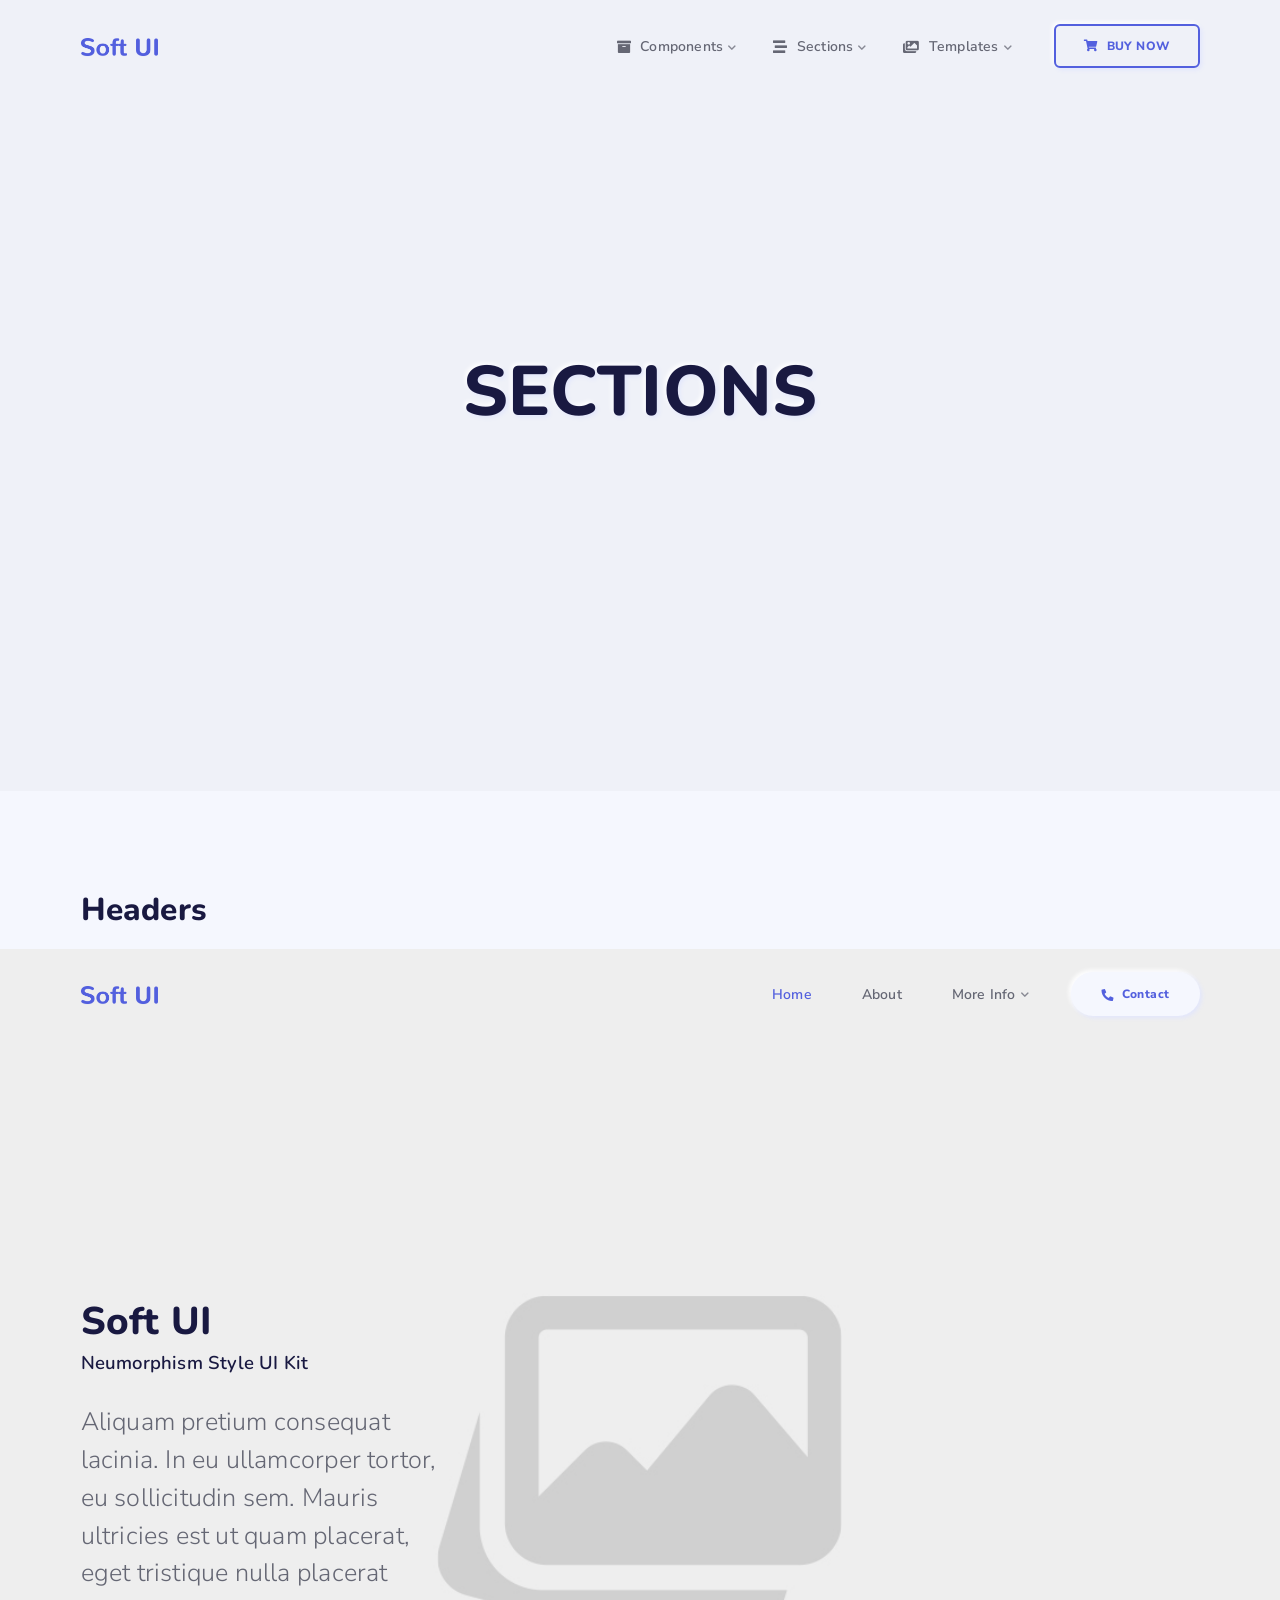
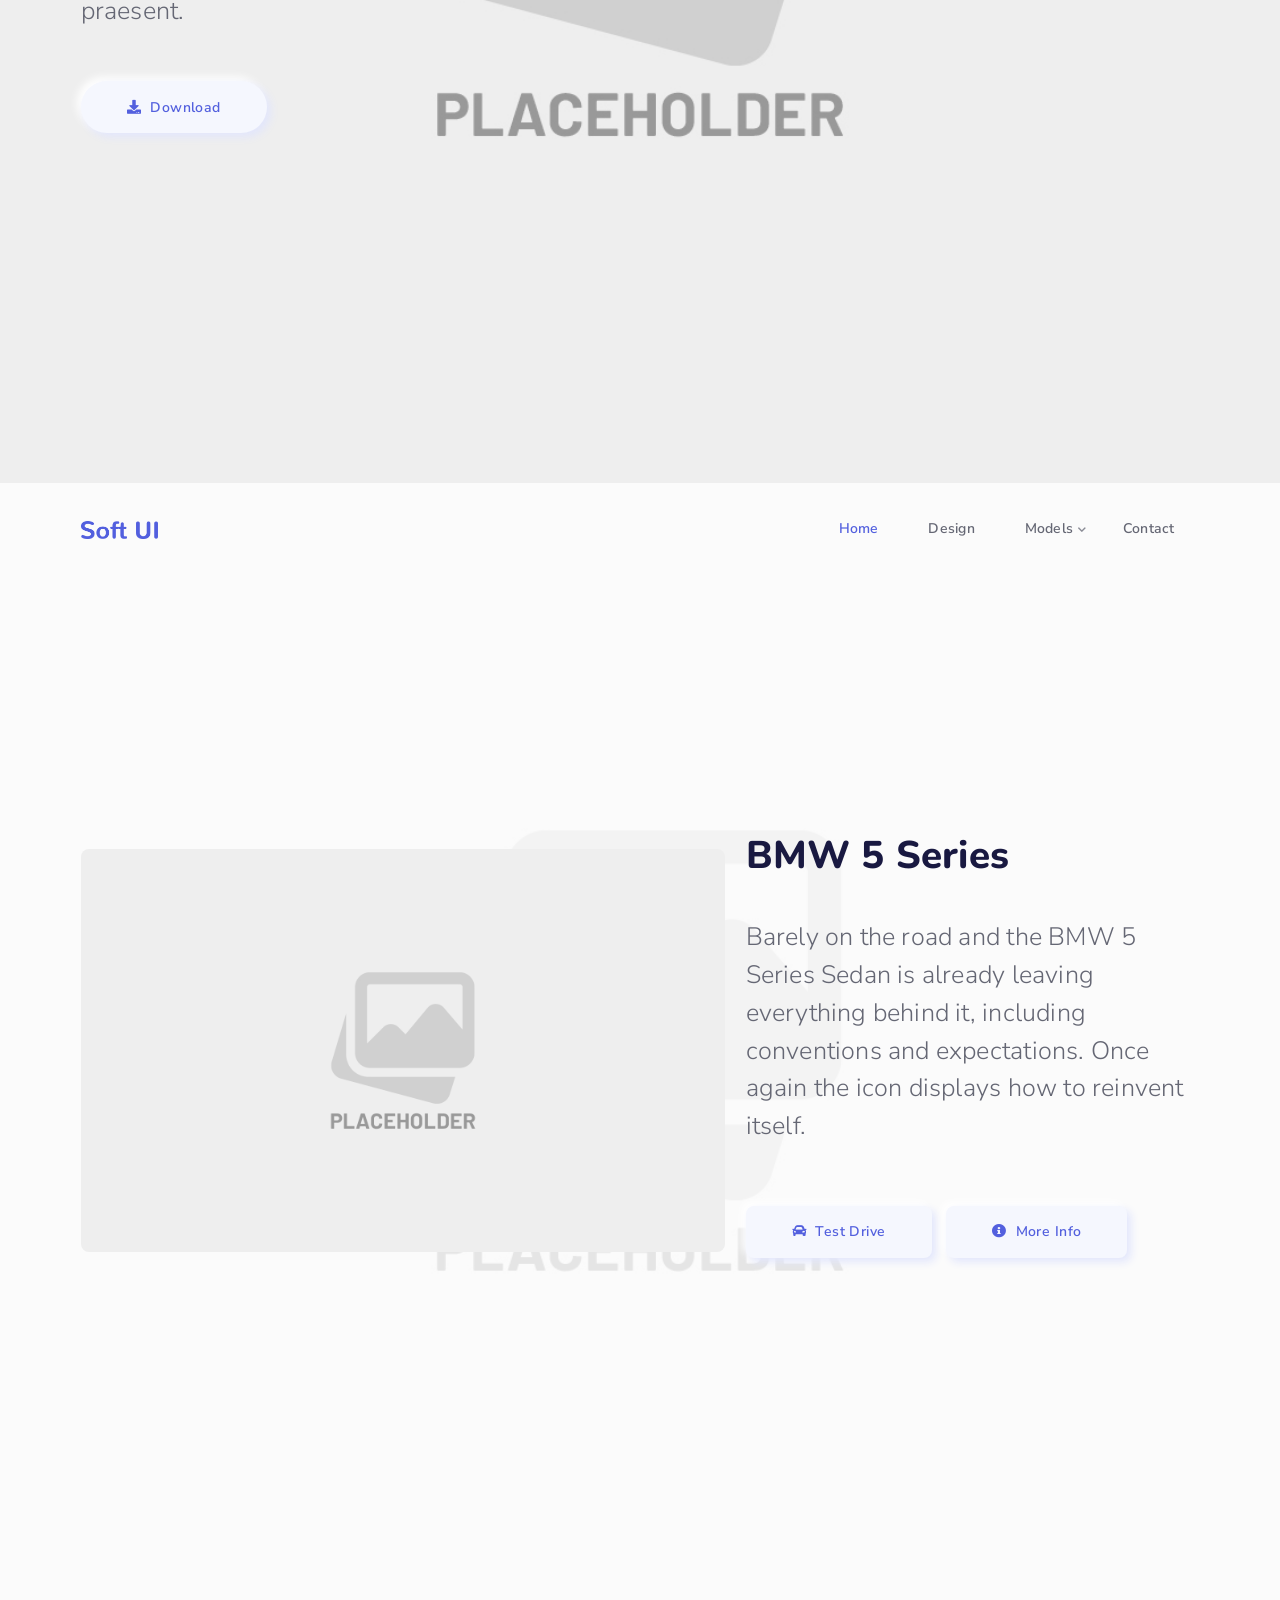
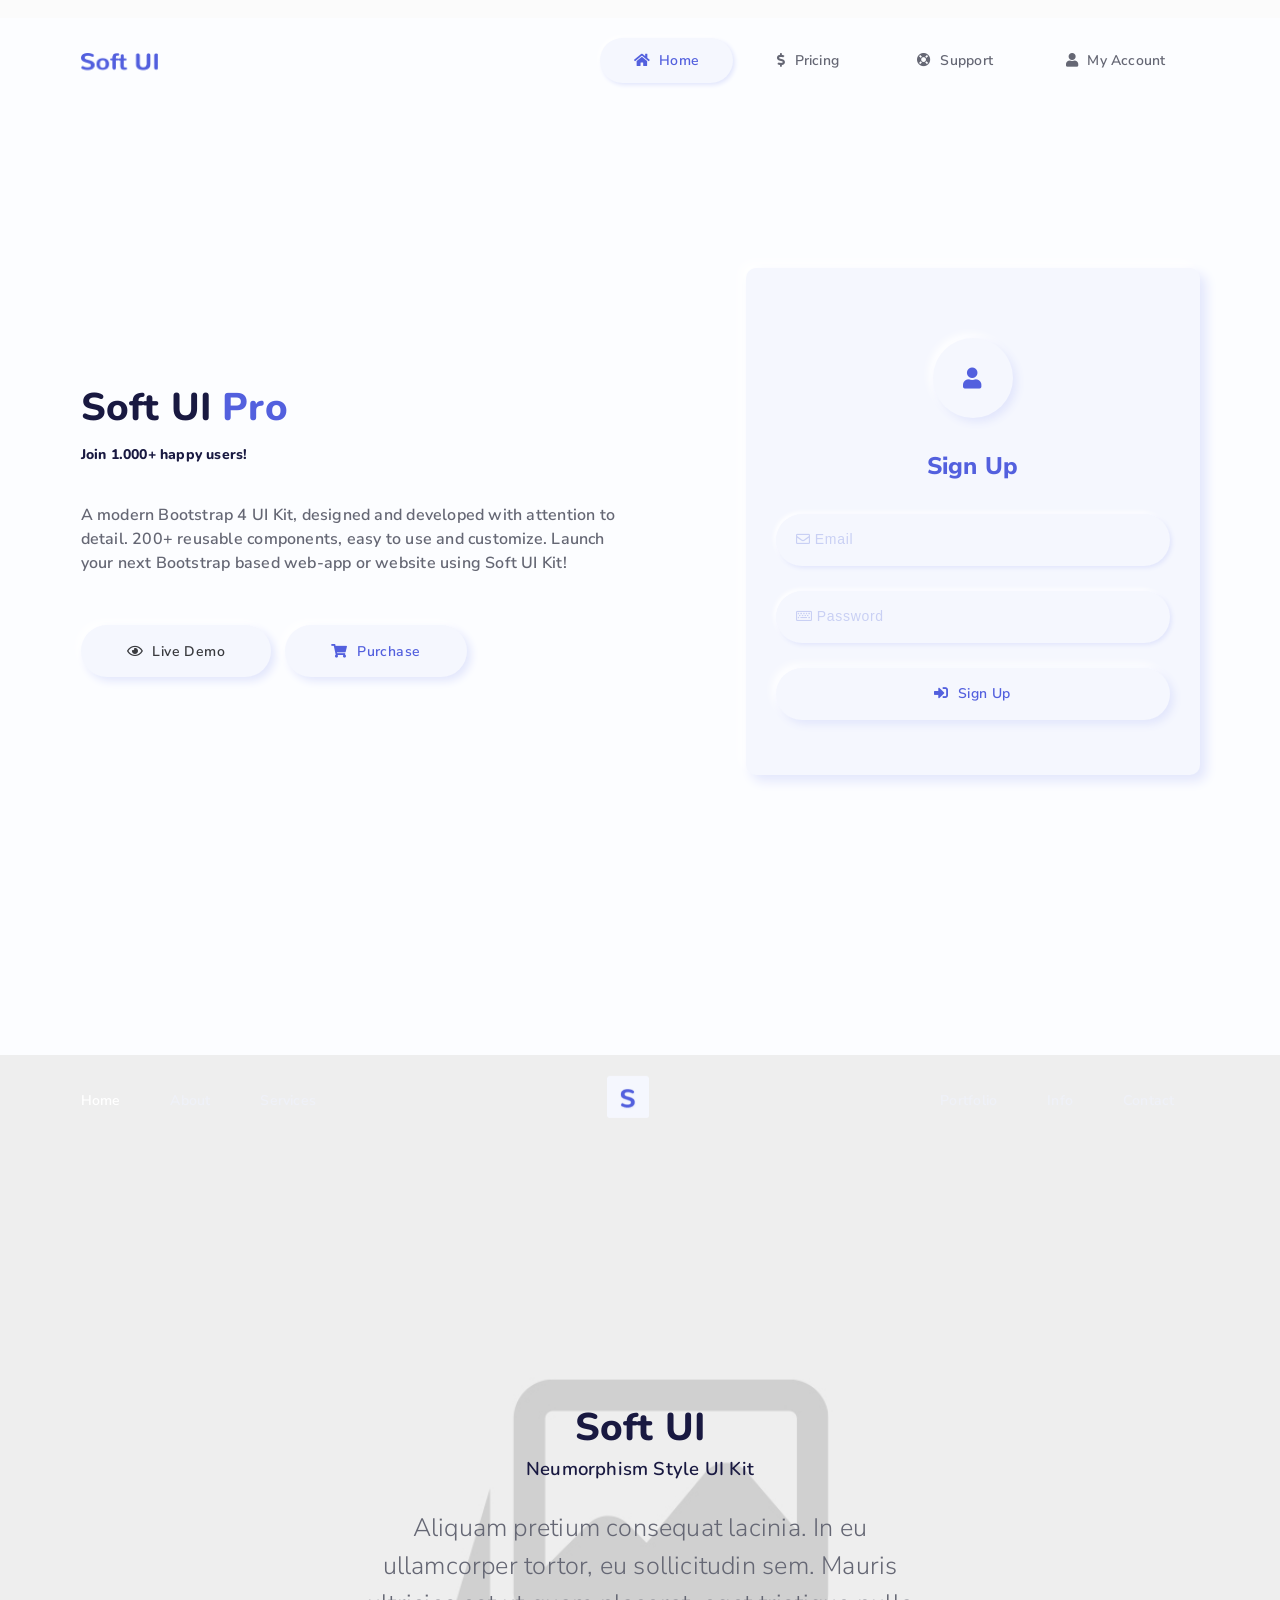
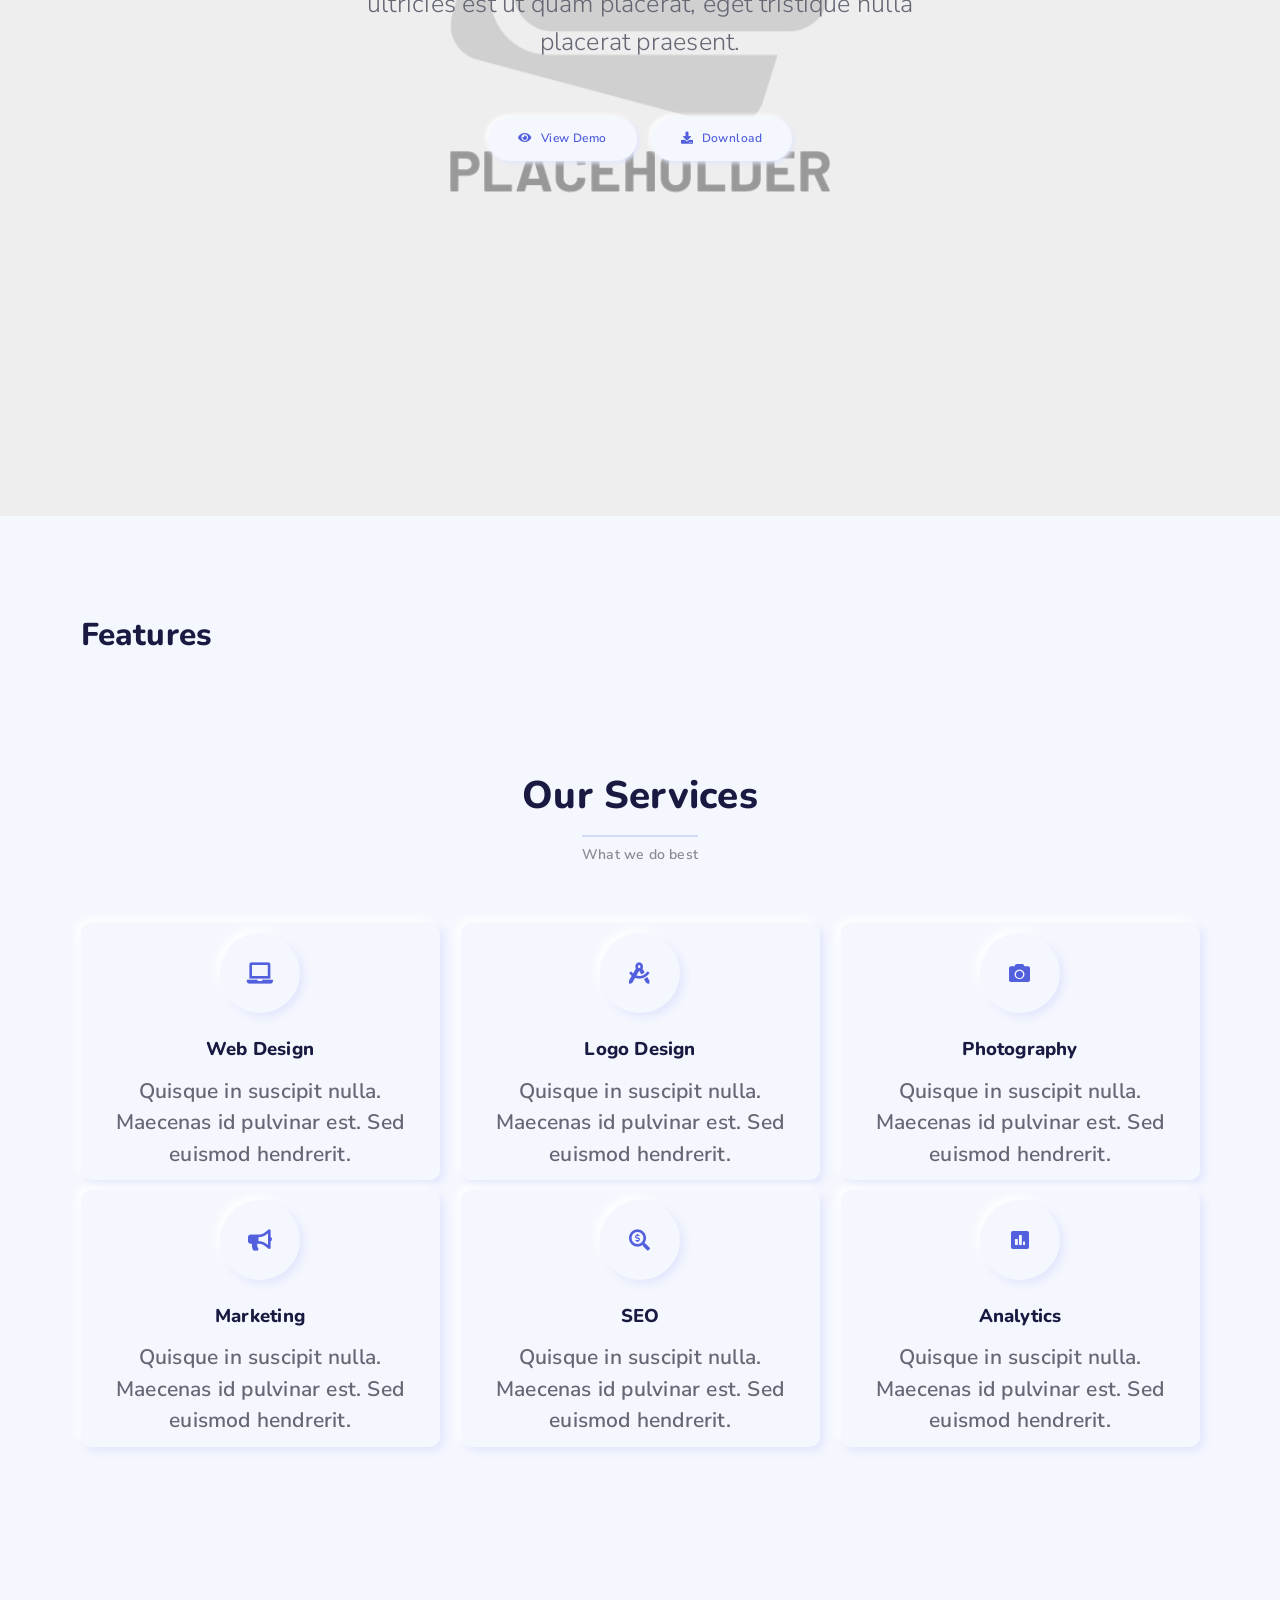
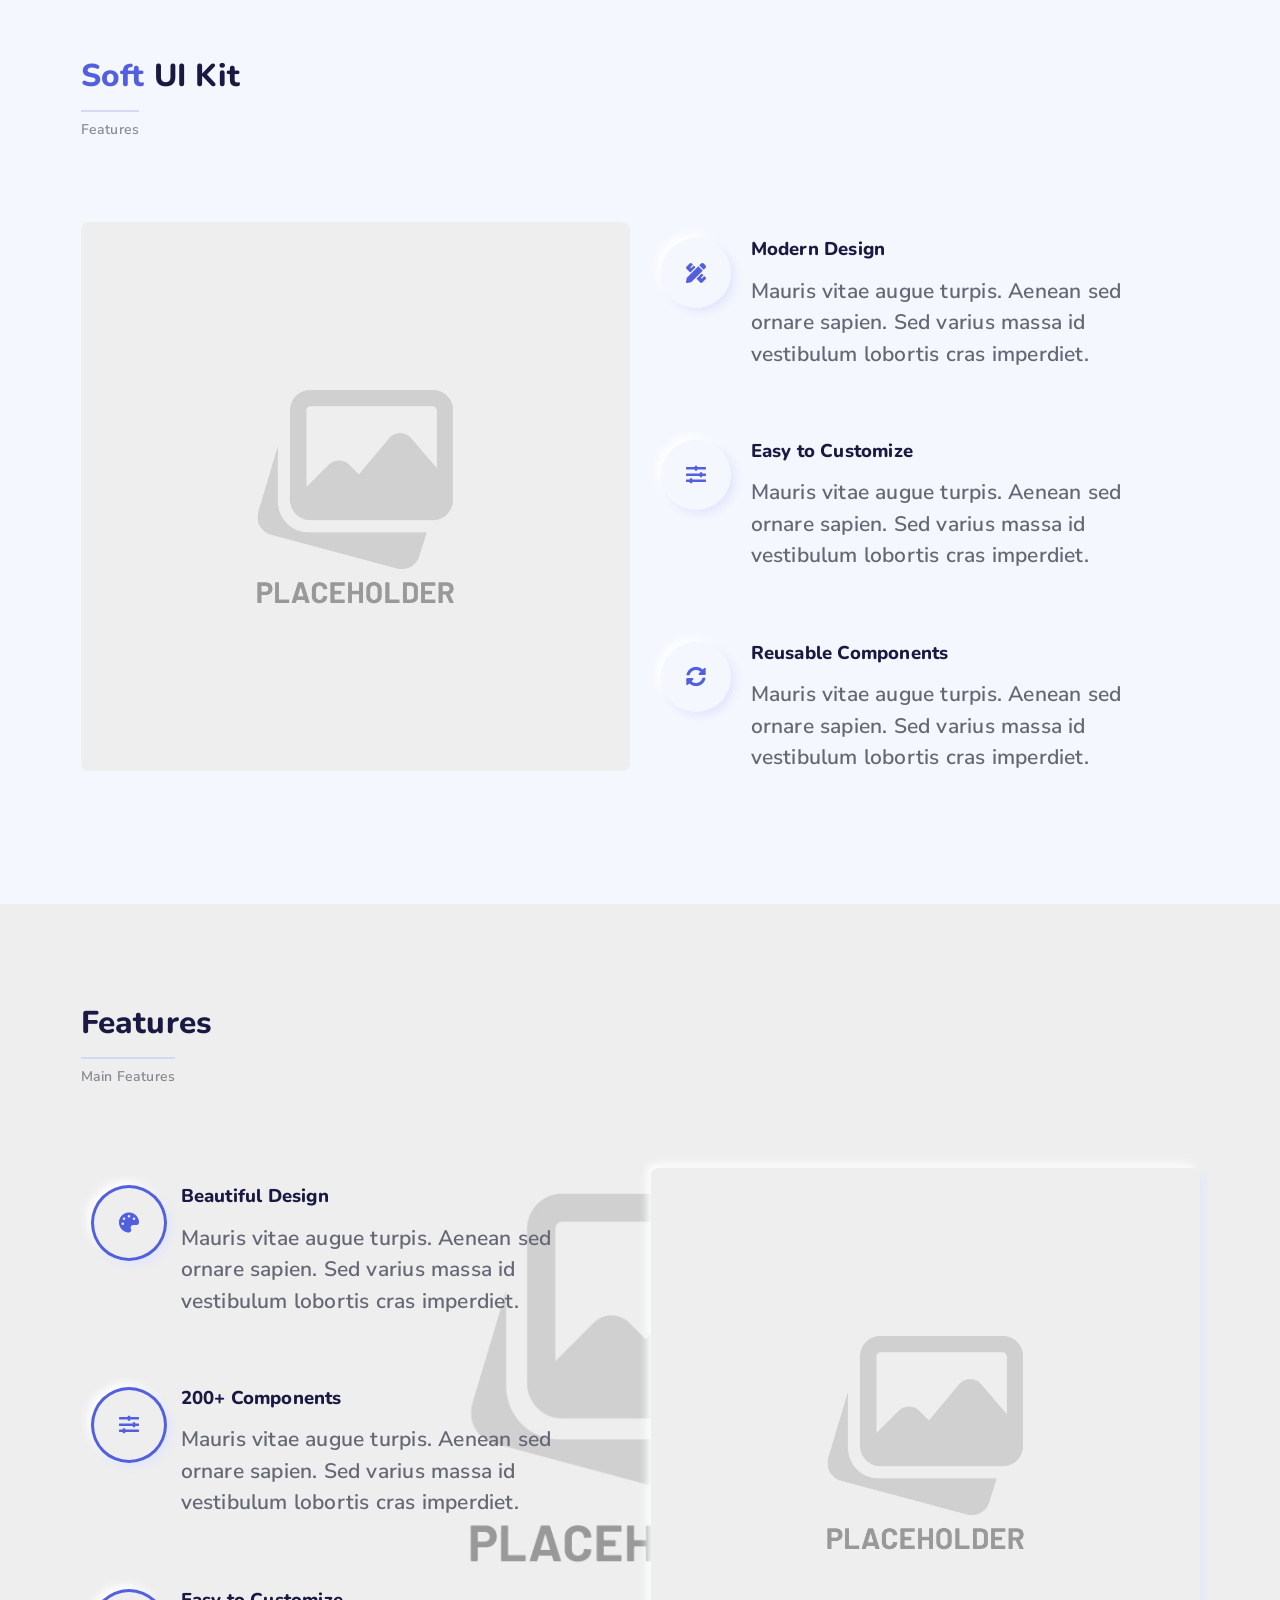
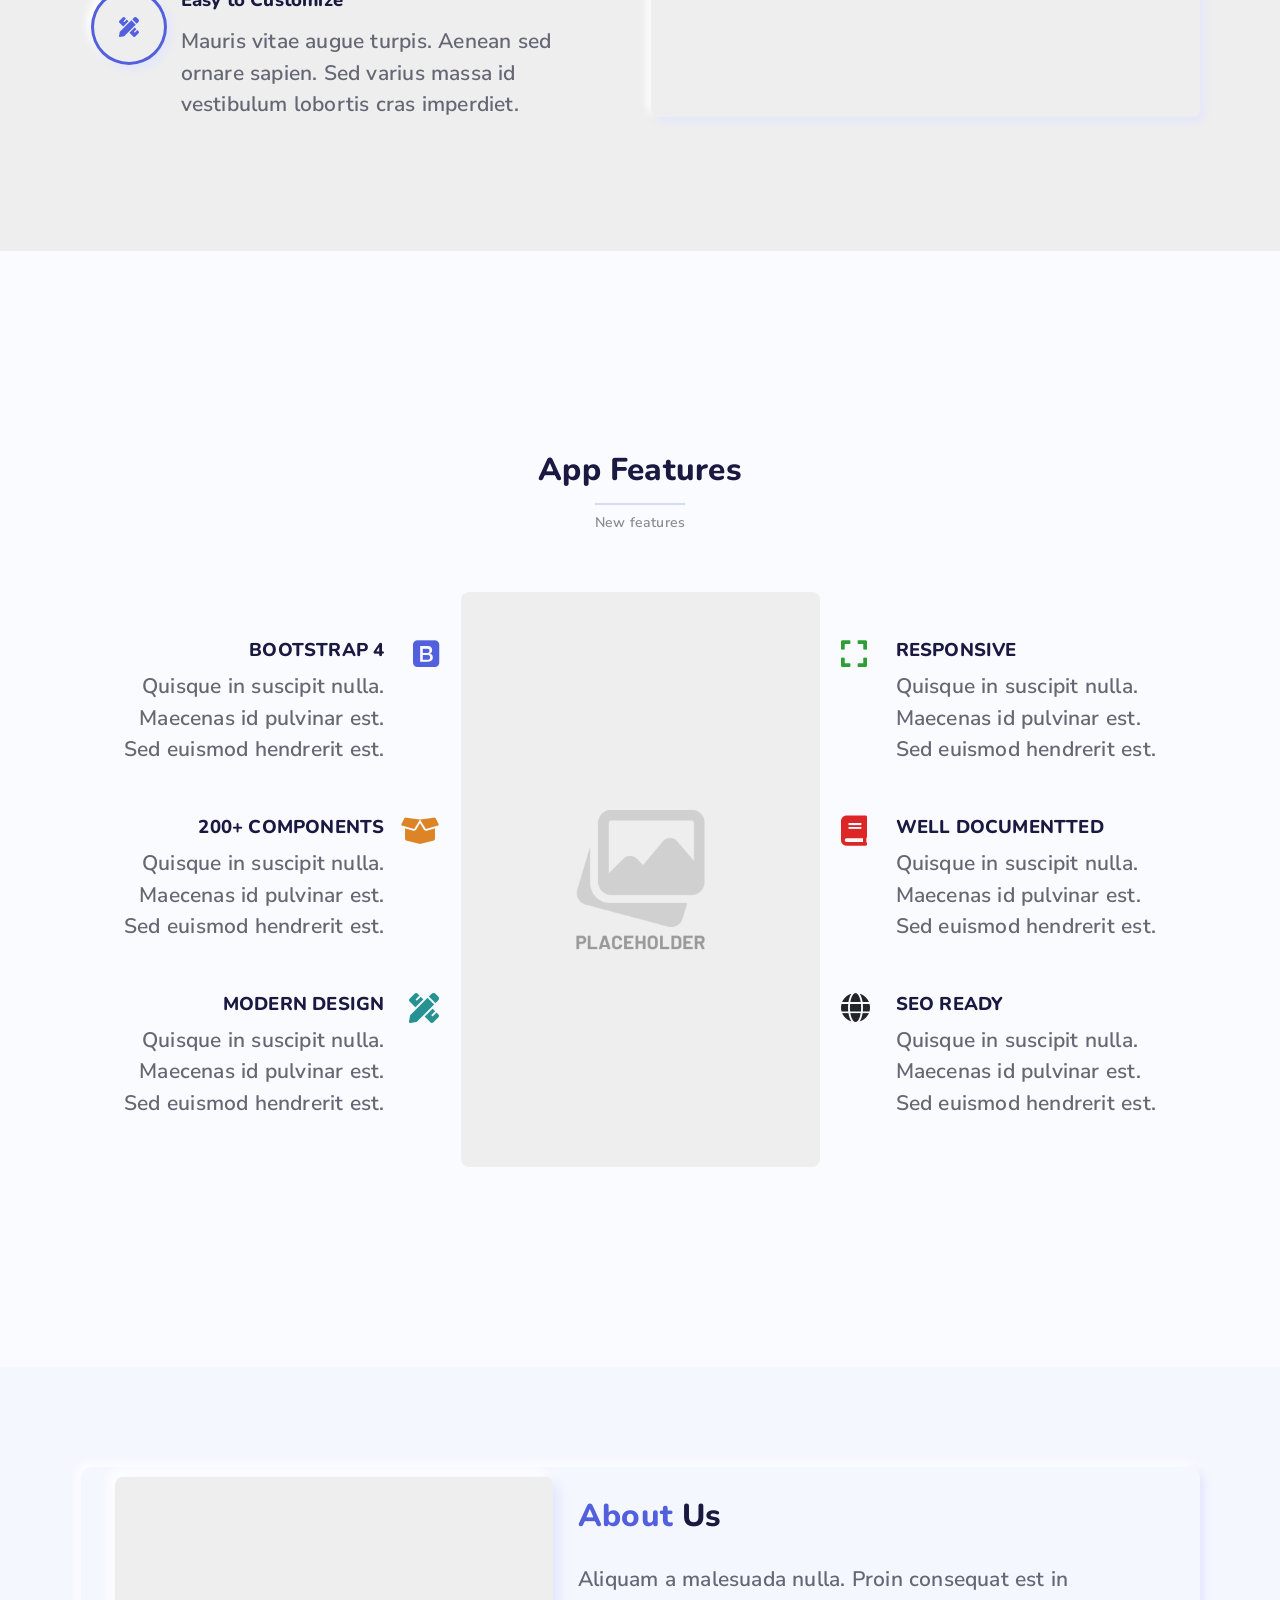
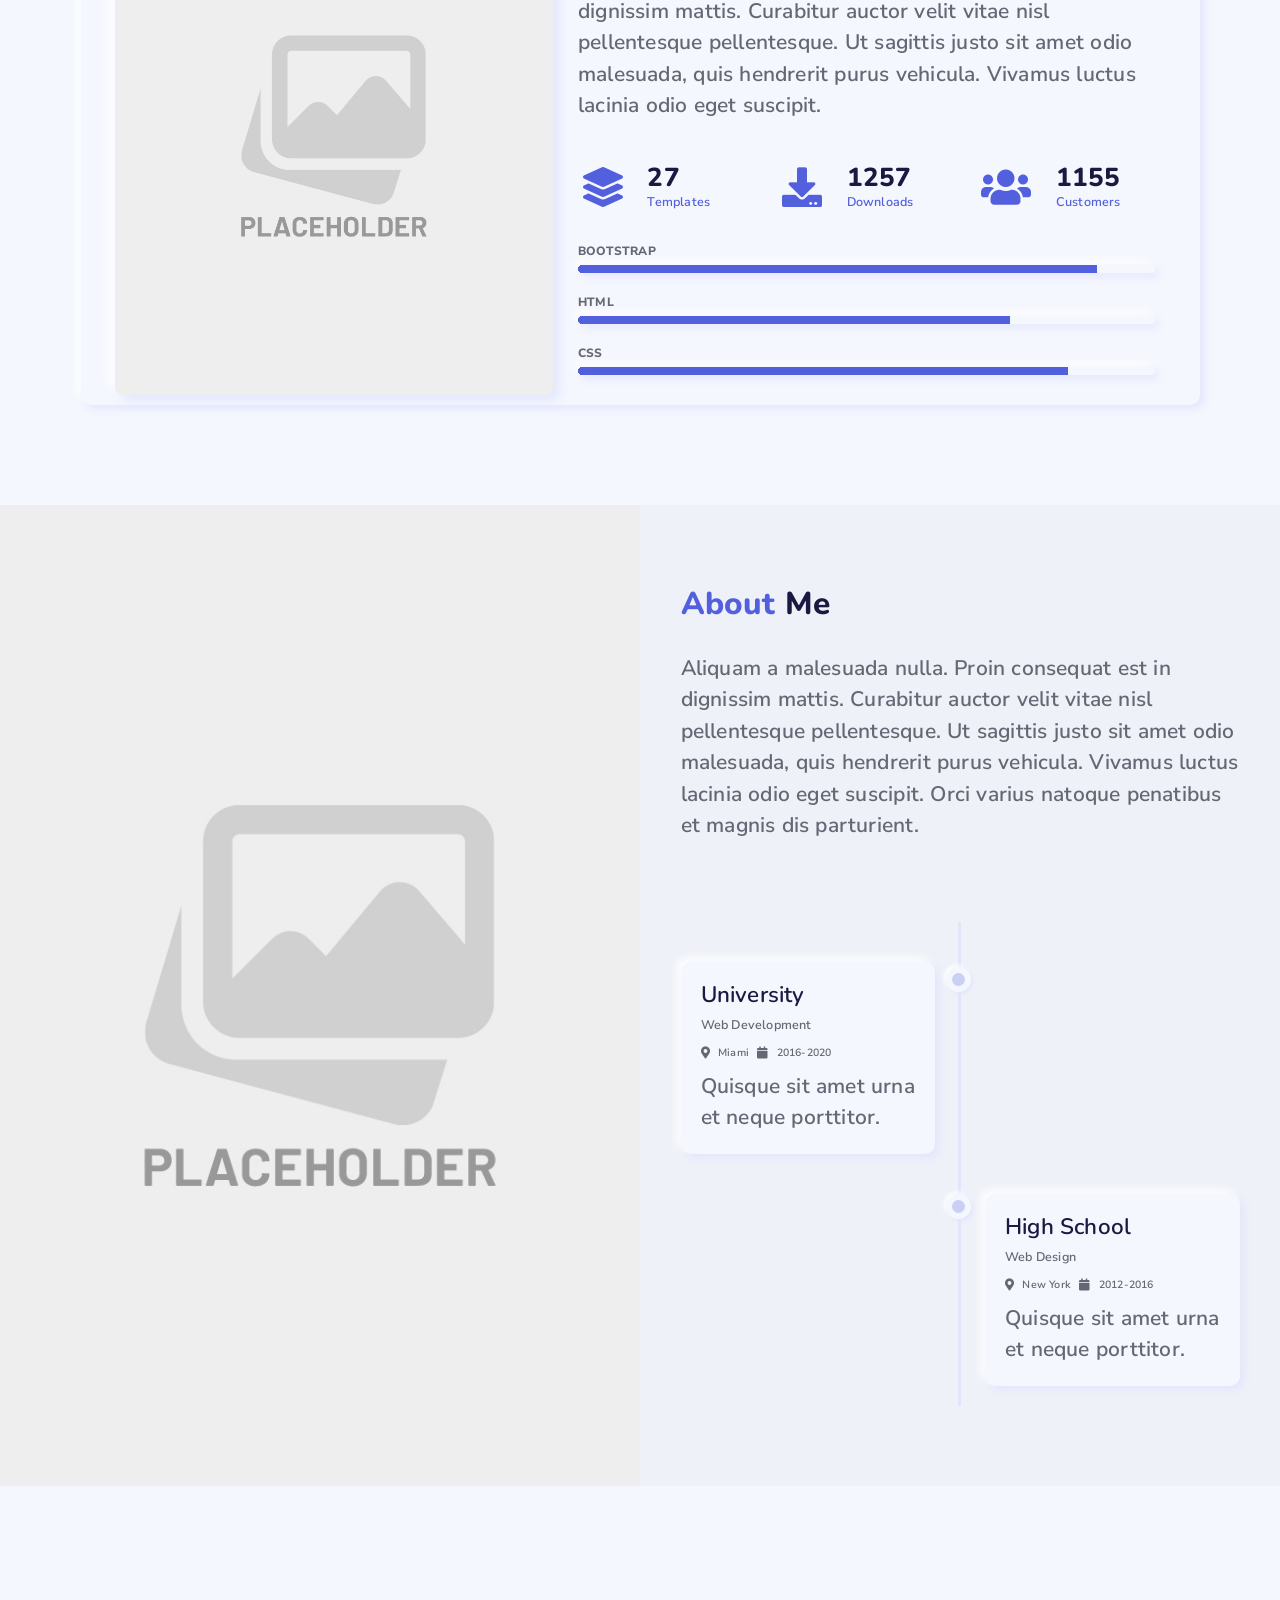
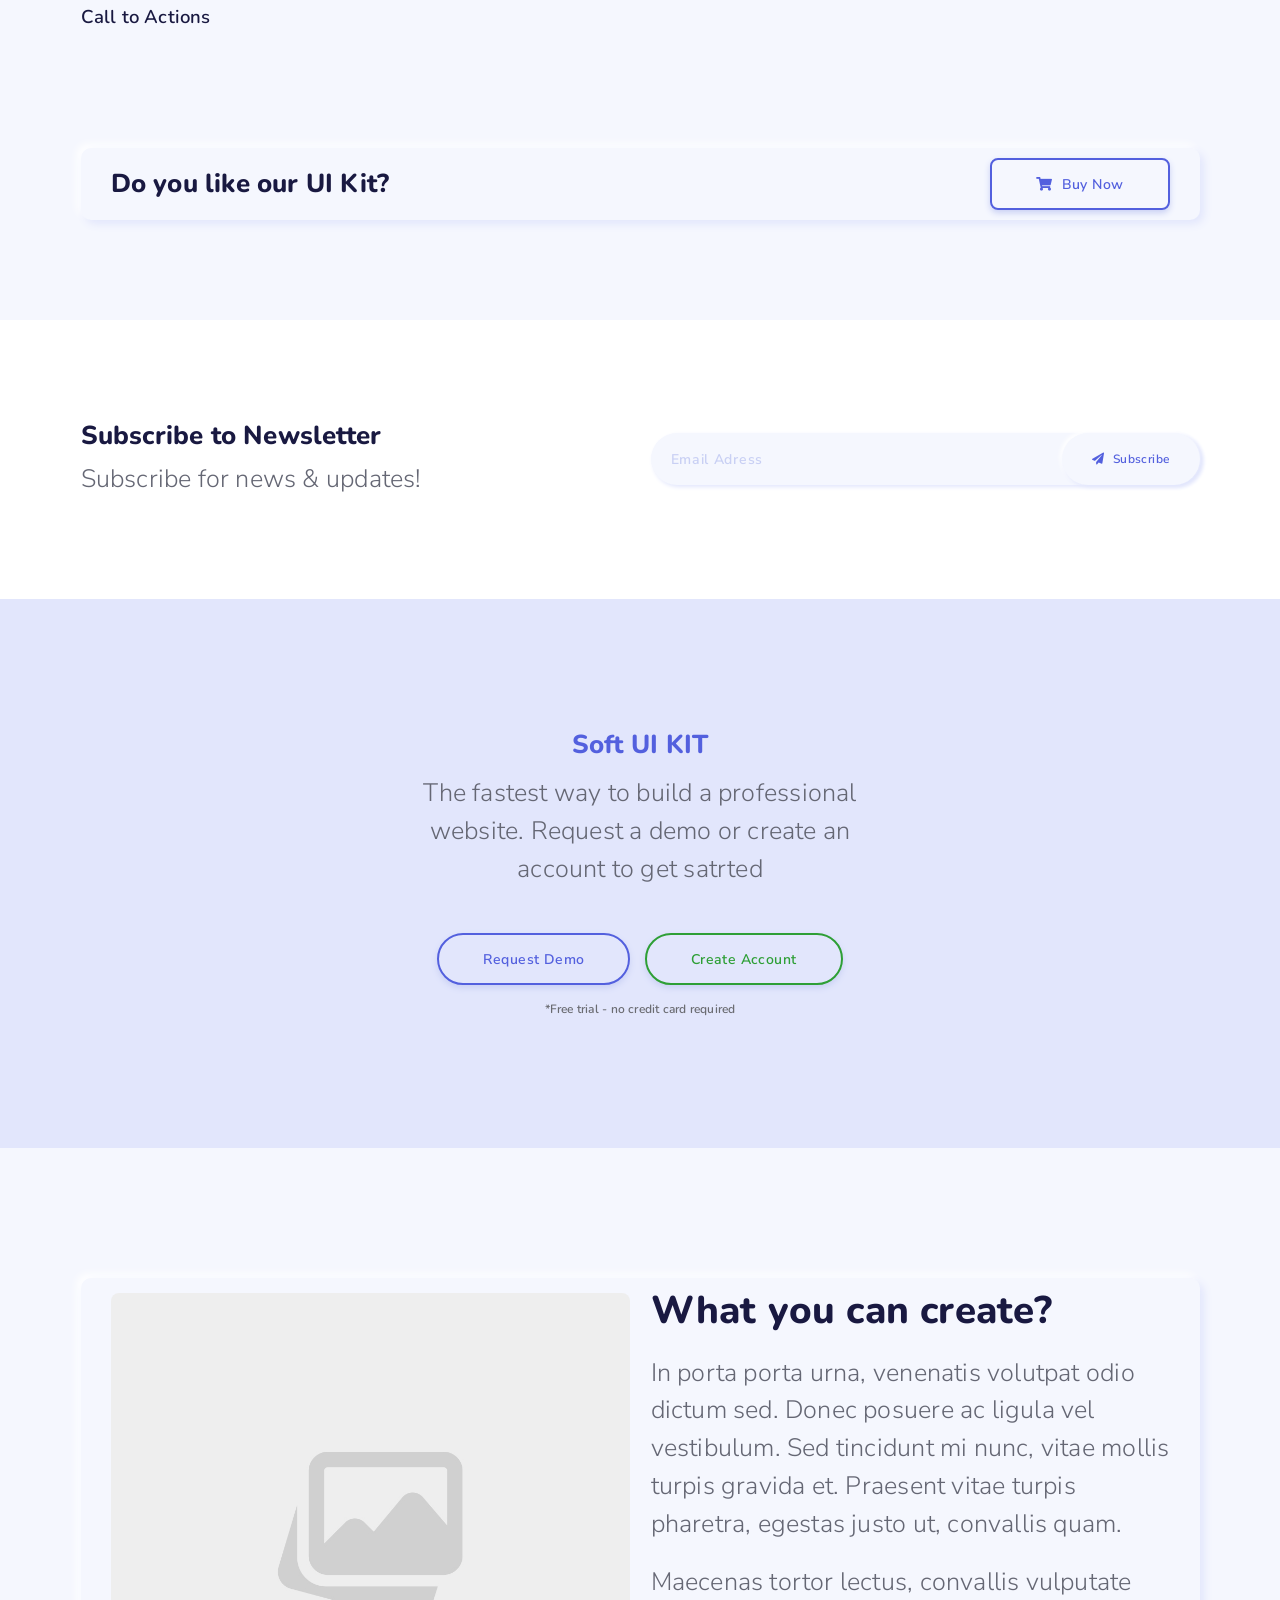
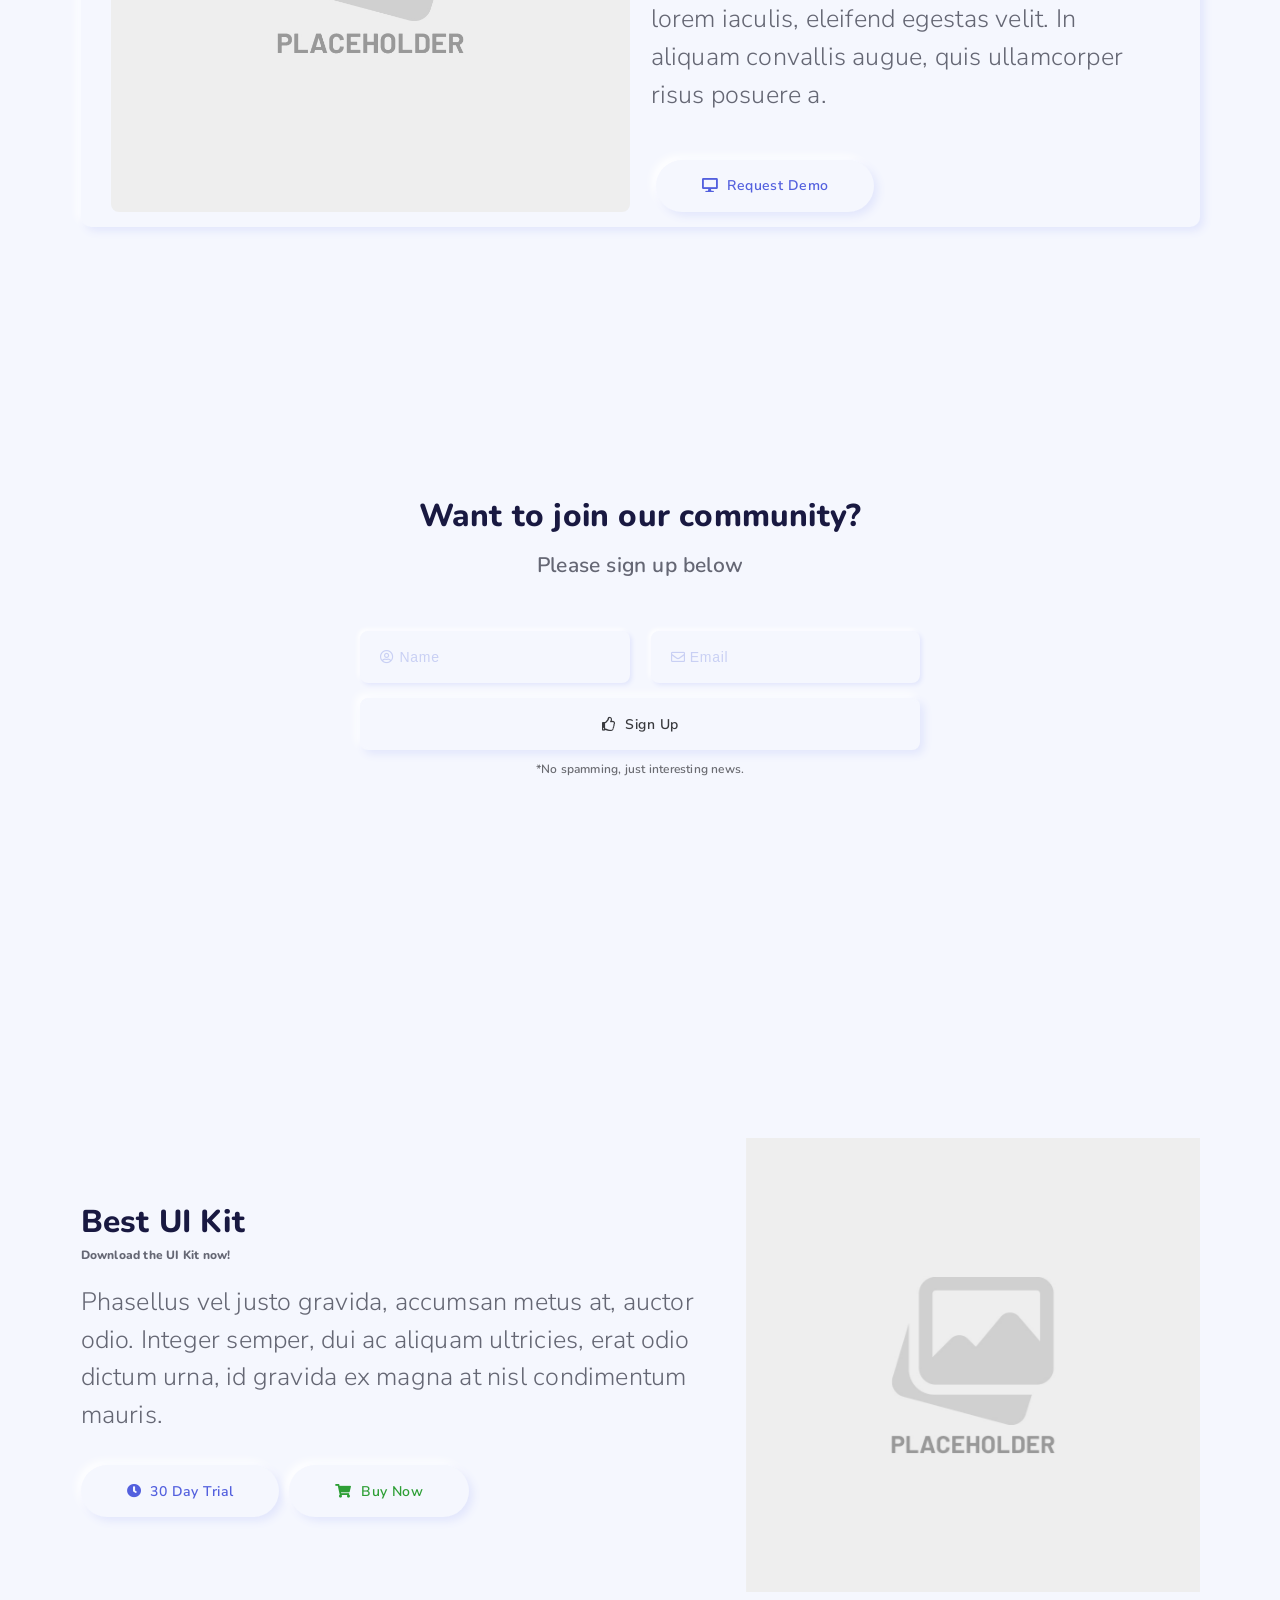
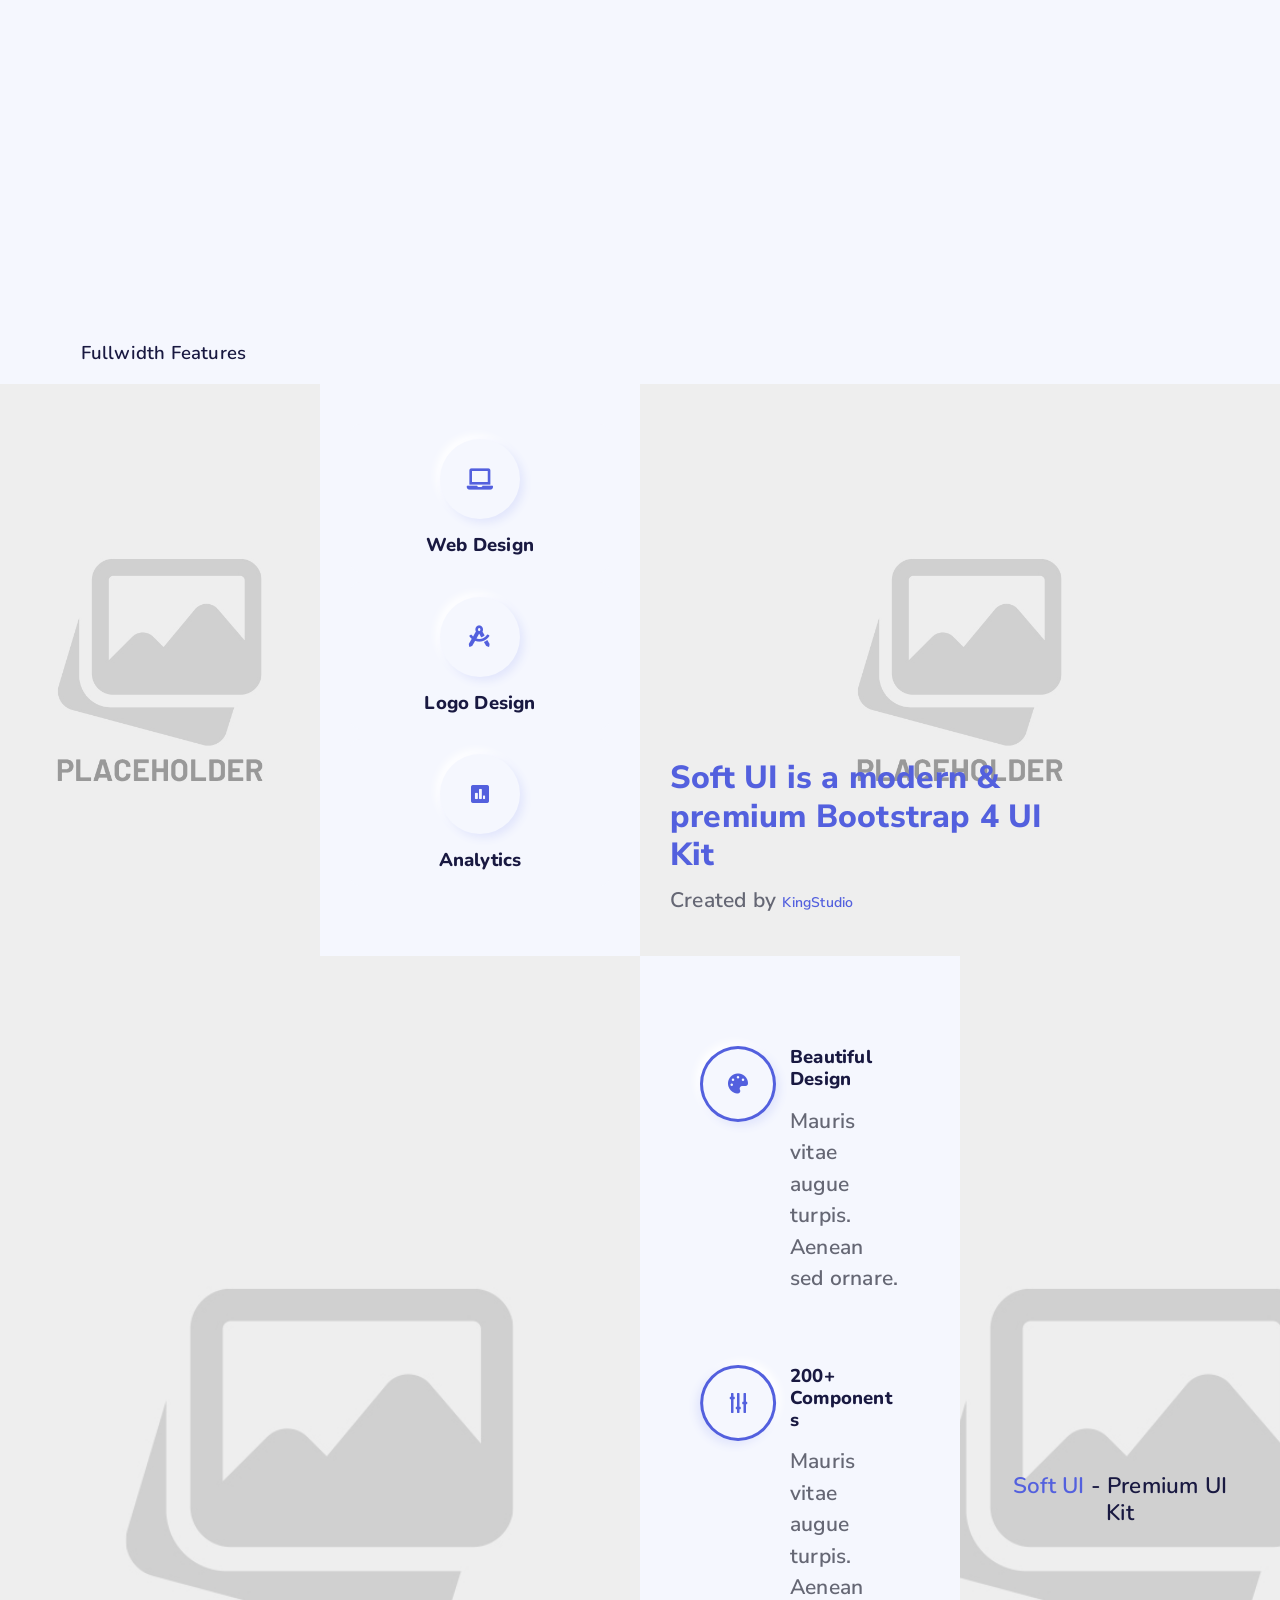
<file: LoginRegister/src/main/webapp/resources/sections.html>
<!DOCTYPE html>
<html lang="en">

<head>
    <!-- Meta -->
    <meta charset="utf-8">
    <meta http-equiv="X-UA-Compatible" content="IE=edge">
    <meta name="viewport" content="width=device-width, initial-scale=1, shrink-to-fit=no">
    <meta name="description" content="Soft UI - Neumorphism Style UI Kit">
    <meta name="author" content="kingstudio.ro">
    <!-- Favicon -->
    <link rel="icon" href="assets/images/favicon.png">
    <!-- Site Title -->
    <title>Soft UI - Neumorphism Style UI Kit</title>
    <!-- Bootstrap 4 core CSS -->
    <link href="assets/css/bootstrap.min.css" rel="stylesheet">
    <!-- Custom Styles -->
    <link href="assets/css/nouislider.css" rel="stylesheet">
    <link href="assets/css/animate.css" rel="stylesheet">
    <link href="assets/css/owl.carousel.min.css" rel="stylesheet">
    <link href="assets/css/style.css" rel="stylesheet">
    <link href="assets/css/magnific-popup.css" rel="stylesheet">
    <!-- Fonts -->
    <link href="https://fonts.googleapis.com/css2?family=Nunito:wght@300;600;800&display=swap" rel="stylesheet">
    <link href="https://fonts.googleapis.com/css2?family=Nunito+Sans:wght@300;600;800&display=swap" rel="stylesheet">
    <link href="assets/css/fontawesome-all.min.css" rel="stylesheet" type="text/css">
</head>

<body>

    <div id="preloader">
        <div class="preloader">
            <span></span>
            <span></span>
        </div>
    </div>

    <div id="top">
    </div><!-- / top -->

    <nav class="navbar navbar-expand-lg navbar-light has-sticky-logo main-nav fixed-top">
        <div class="sticky-nav-activate fixed-top"></div>
        <div class="container">
            <a class="navbar-brand" href="index.html"><img src="assets/images/logo.png" alt=""></a>
            <a class="navbar-brand sticky-logo" href="index.html"><img src="assets/images/logo.png" alt=""></a>
            <button class="navbar-toggler collapsed" type="button" data-bs-toggle="collapse" data-bs-target="#navbar-toggle" aria-controls="navbar-toggle" aria-expanded="false" aria-label="Toggle navigation">
                <span class="icon-bar top-bar"></span>
                <span class="icon-bar middle-bar"></span>
                <span class="icon-bar bottom-bar"></span>
                <span class="sr-only">Toggle navigation</span>
            </button><!-- / navbar-toggler -->

            <div class="collapse navbar-collapse" id="navbar-toggle">
                <ul class="navbar-nav ml-auto">
                    <li class="nav-item dropdown">
                        <a class="nav-link dropdown-toggle" href="#x" id="dropdown" data-bs-toggle="dropdown" aria-haspopup="true" aria-expanded="false"><i class="fas fa-archive mr-5 fs-14 va-middle"></i> <span class="va-middle">Components</span></a>
                        <div class="dropdown-menu" aria-labelledby="dropdown">
                            <a class="dropdown-item" href="components.html#basic"><i class="fas fa-box-open mr-5"></i> <span>Basic Components</span></a>
                            <a class="dropdown-item" href="components.html#navigation"><i class="fas fa-bars mr-5"></i> <span>Navigation</span></a>
                            <a class="dropdown-item" href="components.html#forms"><i class="fas fa-file-alt mr-5"></i> <span>Forms</span></a>
                            <a class="dropdown-item" href="components.html#cards"><i class="far fa-square mr-5"></i> <span>Cards</span></a>
                            <a class="dropdown-item" href="components.html#extras"><i class="fas fa-heart mr-5"></i> <span>Extras</span></a>
                        </div><!-- / dropdown-menu -->
                    </li><!-- / dropdown -->
                    <li class="nav-item dropdown">
                        <a class="nav-link dropdown-toggle" href="#x" id="dropdown-sections" data-bs-toggle="dropdown" aria-haspopup="true" aria-expanded="false"><i class="fas fa-stream mr-5 fs-14 va-middle"></i> <span class="va-middle">Sections</span></a>
                        <div class="dropdown-menu mega-menu two-columns" aria-labelledby="dropdown-sections">
                            <div class="row">
                                <div class="col-lg-6 sub-menu">
                                    <a class="dropdown-item smooth-scroll" href="#headers"><i class="fas fa-window-maximize mr-5"></i> <span>Headers</span></a>
                                    <a class="dropdown-item smooth-scroll" href="#features"><i class="fas fa-star mr-5"></i> <span>Features</span></a>
                                    <a class="dropdown-item smooth-scroll" href="#projects"><i class="fas fa-briefcase mr-5"></i> <span>Projects</span></a>
                                    <a class="dropdown-item smooth-scroll" href="#posts"><i class="fas fa-list-alt mr-5"></i> <span>Posts</span></a>
                                    <a class="dropdown-item smooth-scroll" href="#teams"><i class="fas fa-users mr-5"></i> <span>Teams</span></a>
                                </div><!-- / sub-menu -->
                                <div class="col-lg-6 sub-menu">
                                    <a class="dropdown-item smooth-scroll" href="#testimonials"><i class="fas fa-smile mr-5"></i> <span>Testimonials</span></a>
                                    <a class="dropdown-item smooth-scroll" href="#pricing"><i class="fas fa-dollar-sign mr-5"></i> <span>Pricing</span></a>
                                    <a class="dropdown-item smooth-scroll" href="#products"><i class="fas fa-tags mr-5"></i> <span>Products</span></a>
                                    <a class="dropdown-item smooth-scroll" href="#contacts"><i class="fas fa-address-card mr-5"></i> <span>Contacts</span></a>
                                    <a class="dropdown-item smooth-scroll" href="#footers"><i class="fas fa-copyright mr-5"></i> <span>Footers</span></a>
                                </div><!-- / sub-menu -->
                            </div><!-- / row -->
                        </div><!-- / dropdown-menu -->
                    </li><!-- / dropdown -->
                    <li class="nav-item dropdown">
                        <a class="nav-link dropdown-toggle" href="#x" id="dropdown-templates" data-bs-toggle="dropdown" aria-haspopup="true" aria-expanded="false"><i class="fas fa-images mr-5 fs-14 va-middle"></i> <span class="va-middle">Templates</span></a>
                        <div class="dropdown-menu mega-menu two-columns" aria-labelledby="dropdown-templates">
                            <div class="row">
                                <div class="col-lg-6 sub-menu">
                                    <a class="dropdown-item" href="templates/landing-page.html"><i class="fas fa-images mr-5"></i> <span>Landing Page</span></a>
                                    <a class="dropdown-item" href="templates/portfolio.html"><i class="fas fa-th-large mr-5"></i> <span>Portfolio</span></a>
                                    <a class="dropdown-item" href="templates/project.html"><i class="fas fa-briefcase mr-5"></i> <span>Project</span></a>
                                    <a class="dropdown-item" href="templates/blog.html"><i class="fas fa-list mr-5"></i> <span>Blog</span></a>
                                    <a class="dropdown-item" href="templates/post.html"><i class="fas fa-pencil-alt mr-5"></i> <span>Post</span></a>
                                </div><!-- / sub-menu -->
                                <div class="col-lg-6 sub-menu">
                                    <a class="dropdown-item" href="templates/ecommerce.html"><i class="fas fa-shopping-cart mr-5"></i> <span>eCommerce</span></a>
                                    <a class="dropdown-item" href="templates/product.html"><i class="fas fa-tag mr-5"></i> <span>Product</span></a>
                                    <a class="dropdown-item" href="templates/404.html"><i class="fas fa-unlink mr-5"></i> <span>404 Page</span></a>
                                    <a class="dropdown-item" href="templates/login-register.html"><i class="fas fa-sign-in-alt mr-5"></i> <span>Sign In</span></a>
                                    <a class="dropdown-item" href="templates/account.html"><i class="fas fa-user mr-5"></i> <span>Account</span></a>
                                </div><!-- / sub-menu -->
                            </div><!-- / row -->
                        </div><!-- / dropdown-menu -->
                    </li><!-- / dropdown -->
                </ul><!-- / navbar-nav -->

                <ul class="navbar-button p-0 m-0 ml-30">
                    <li class="nav-item">
                        <a href="https://wrapbootstrap.com/user/KingStudio" class="btn btn-sm btn-outline-primary" target="_blank"><i class="fas fa-shopping-cart fs-12 mr-5"></i> <span>BUY NOW</span></a>
                    </li>
                </ul>
            </div><!-- / navbar-collapse -->
        </div><!-- / container -->
    </nav><!-- / navbar -->

    <header class="xxl bg-light-grey text-center">
        <div class="container">
            <h1 class="page-title">SECTIONS</h1>
        </div><!-- / container -->
    </header>

    <div class="main-container">
        <div class="pt-100" id="headers">
            <div class="container">
                <h3 class="mb-20">Headers</h3>
            </div><!-- / container -->
            <header class="xxl bg-img" style="background-image: url(assets/images/placeholder.jpg)">
                <nav class="navbar navbar-expand-lg navbar-light absolute top-0 left-0 right-0">
                    <div class="container">
                        <a class="navbar-brand" href="#x"><img src="assets/images/logo.png" alt=""></a>
                        
                        <button class="navbar-toggler collapsed" type="button" data-bs-toggle="collapse" data-bs-target="#navbar-toggle1" aria-controls="navbar-toggle1" aria-expanded="false" aria-label="Toggle navigation">
                            <span class="icon-bar top-bar"></span>
                            <span class="icon-bar middle-bar"></span>
                            <span class="icon-bar bottom-bar"></span>
                            <span class="sr-only">Toggle navigation</span>
                        </button><!-- / navbar-toggler -->

                        <div class="collapse navbar-collapse" id="navbar-toggle1">
                            <ul class="navbar-nav ml-auto">
                                <li class="nav-item">
                                    <a class="nav-link active" href="#x">Home</a>
                                </li>
                                <li class="nav-item">
                                    <a class="nav-link" href="#x">About</a>
                                </li>
                                <li class="nav-item dropdown">
                                    <a class="nav-link dropdown-toggle" href="#x" id="dropdown1" data-bs-toggle="dropdown" aria-haspopup="true" aria-expanded="false">More Info</a>
                                    <div class="dropdown-menu" aria-labelledby="dropdown1">
                                        <a class="dropdown-item" href="#x">Action</a>
                                        <a class="dropdown-item" href="#x">Another Action</a>
                                        <a class="dropdown-item" href="#x">Something else here</a>
                                        <div class="dropdown-divider"></div>
                                        <a class="dropdown-item" href="#x">Separated link</a>
                                    </div><!-- / dropdown-menu -->
                                </li><!-- / dropdown -->
                            </ul><!-- / navbar-nav -->

                            <ul class="navbar-button p-0 m-0 ml-30">
                                <li class="nav-item">
                                    <a href="#x" class="btn btn-sm btn-primary pill"><i class="fas fa-phone fa-rotate-90 fs-12 va-middle mr-5"></i> <span>Contact</span></a>
                                </li>
                            </ul>
                        </div><!-- / navbar-collapse -->
                    </div><!-- / container -->
                </nav><!-- / navbar -->
                <div class="container">
                    <div class="row">
                        <div class="col-md-6">
                            <h2 class="page-title">Soft UI</h2>
                            <h6 class="mb-30">Neumorphism Style UI Kit</h6>
                            <p class="lead mb-50 w-70">Aliquam pretium consequat lacinia. In eu ullamcorper tortor, eu sollicitudin sem. Mauris ultricies est ut quam placerat, eget tristique nulla placerat praesent.</p>
                            <a href="#x" class="btn btn-primary pill"><i class="fas fa-download mr-5"></i> <span>Download</span></a>
                        </div><!-- / column -->
                        <div class="col-md-6">
                        </div><!-- / column -->
                    </div><!-- / row -->
                </div><!-- / container -->
            </header>

            <header class="xxl bg-img" style="background-image: url(assets/images/placeholder.jpg)">
                <div class="overlay-lighter"></div>
                <nav class="navbar navbar-expand-lg navbar-light absolute top-0 left-0 right-0">
                    <div class="container">
                        <a class="navbar-brand" href="#x"><img src="assets/images/logo.png" alt=""></a>
                        
                        <button class="navbar-toggler collapsed menu-text" type="button" data-bs-toggle="collapse" data-bs-target="#navbar-toggle2" aria-controls="navbar-toggle2" aria-expanded="false" aria-label="Toggle navigation">
                            <span class="icon-bar top-bar"></span>
                            <span class="icon-bar middle-bar"></span>
                            <span class="icon-bar bottom-bar"></span>
                            <span class="sr-only">Toggle navigation</span>
                        </button><!-- / navbar-toggler -->

                        <div class="collapse navbar-collapse" id="navbar-toggle2">
                            <ul class="navbar-nav ml-auto">
                                <li class="nav-item">
                                    <a class="nav-link active" href="#x">Home</a>
                                </li>
                                <li class="nav-item">
                                    <a class="nav-link" href="#x">Design</a>
                                </li>
                                <li class="nav-item dropdown">
                                    <a class="nav-link dropdown-toggle" href="#x" id="dropdown2" data-bs-toggle="dropdown" aria-haspopup="true" aria-expanded="false">Models</a>
                                    <div class="dropdown-menu mega-menu two-columns" aria-labelledby="dropdown2">
                                        <div class="row">
                                            <div class="col-lg-6 sub-menu">
                                                <a class="dropdown-item" href="#x">1 Series</a>
                                                <a class="dropdown-item" href="#x">2 Series</a>
                                                <a class="dropdown-item" href="#x">3 Series</a>
                                                <a class="dropdown-item" href="#x">4 Series</a>
                                            </div><!-- / sub-menu -->
                                            <div class="col-lg-6 sub-menu">
                                                <a class="dropdown-item" href="#x">5 Series</a>
                                                <a class="dropdown-item" href="#x">6 Series</a>
                                                <a class="dropdown-item" href="#x">7 Series</a>
                                                <a class="dropdown-item" href="#x">8 Series</a>
                                            </div><!-- / sub-menu -->
                                        </div><!-- / row -->
                                    </div><!-- / dropdown-menu -->
                                </li><!-- / dropdown -->
                                <li class="nav-item">
                                    <a class="nav-link" href="#x">Contact</a>
                                </li>
                            </ul><!-- / navbar-nav -->
                        </div><!-- / navbar-collapse -->
                    </div><!-- / container -->
                </nav><!-- / navbar -->
                <div class="container">
                    <div class="row v-center">
                        <div class="col-lg-7 tablet-lg-top-30">
                            <img src="assets/images/placeholder.jpg" alt="" class="rounded">
                        </div><!-- / column -->

                        <div class="col-lg-5 tablet-lg-top-30">
                            <h2 class="page-title secondary-font mb-40">BMW 5 Series</h2>
                            <p class="lead mb-50 tablet-lg-top">Barely on the road and the BMW 5 Series Sedan is already leaving everything behind it, including conventions and expectations. Once again the icon displays how to reinvent itself.</p>
                            <a href="#x" class="btn btn-primary m-10 ml-0"><i class="fas fa-car mr-5"></i> Test Drive</a>
                            <a href="#x" class="btn btn-primary"><i class="fas fa-info-circle mr-5"></i> More Info</a>
                        </div><!-- / column -->
                    </div><!-- / row -->
                </div><!-- / container -->
            </header>

            <header class="xl bg-img bg-fixed" style="background-image: url(assets/images/placeholder.jpg)">
                <div class="overlay-lighter"></div>
                <nav class="navbar navbar-expand-lg navbar-light custom-menu menu-pills absolute top-0 left-0 right-0">
                    <div class="container">
                        <a class="navbar-brand" href="#x"><img src="assets/images/logo.png" alt=""></a>
                        
                        <button class="navbar-toggler collapsed" type="button" data-bs-toggle="collapse" data-bs-target="#navbar-toggle-pills" aria-controls="navbar-toggle-pills" aria-expanded="false" aria-label="Toggle navigation">
                            <span class="icon-bar top-bar"></span>
                            <span class="icon-bar middle-bar"></span>
                            <span class="icon-bar bottom-bar"></span>
                            <span class="sr-only">Toggle navigation</span>
                        </button><!-- / navbar-toggler -->

                        <div class="collapse navbar-collapse" id="navbar-toggle-pills">
                            <ul class="navbar-nav ml-auto">
                                <li class="nav-item">
                                    <a class="nav-link active" href="#x"><i class="fas fa-home mr-5"></i> <span>Home</span></a>
                                </li>
                                <li class="nav-item">
                                    <a class="nav-link" href="#x"><i class="fas fa-dollar-sign mr-5"></i> <span>Pricing</span></a>
                                </li>
                                <li class="nav-item">
                                    <a class="nav-link mr-0" href="#x"><i class="fas fa-life-ring mr-5"></i> <span>Support</span></a>
                                </li>
                                <li class="nav-item">
                                    <a class="nav-link mr-0" href="#x"><i class="fas fa-user mr-5"></i> <span>My Account</span></a>
                                </li>
                            </ul><!-- / navbar-nav -->
                        </div><!-- / navbar-collapse -->
                    </div><!-- / container -->
                </nav><!-- / navbar -->
                <div class="container">
                    <div class="row v-center">
                        <div class="col-lg-6 tablet-lg-top-30">
                            <h2 class="page-title mb-15">Soft UI <span class="text-primary">Pro</span></h2>
                            <h6 class="secondary-font fs-14 fw-bold mb-40">Join 1.000+ happy users!</h6>
                            <p class="fs-16 mb-40 tablet-lg-top">A modern Bootstrap 4 UI Kit, designed and developed with attention to detail. 200+ reusable components, easy to use and customize. Launch your next Bootstrap based web-app or website using Soft UI Kit!</p>
                            <a href="#x" class="btn btn-dark pill m-10 ml-0"><i class="far fa-eye mr-5"></i> Live Demo</a>
                            <a href="#x" class="btn btn-primary pill"><i class="fas fa-shopping-cart mr-5"></i> Purchase</a>
                        </div><!-- / column -->

                        <div class="col-lg-5 offset-lg-1">
                            <div class="card">
                                <div class="card-body">
                                    <div class="promo-big promo-icon-bg circle m-y-30 ml-auto mr-auto raised-sm">
                                        <i class="fas fa-user promo-icon text-primary"></i>
                                    </div><!-- / promo-icon -->
                                    <p class="text-center fs-24 fw-bold mb-30 text-primary">Sign Up</p>
                                    <form class="validation-inner" id="login-form4" novalidate="novalidate">
                                        <div class="form-group">
                                            <input type="email" class="form-control pill mb-10" name="usernameLogin4" placeholder="&#xf0e0; Email" style="font-family:'Font Awesome 5 Free', sans-serif !important; font-weight: 400">
                                        </div><!-- / form-group -->

                                        <div class="form-group">
                                            <input type="password" class="form-control pill mb-10" name="passwordLogin4" placeholder="&#xf11c; Password" required style="font-family:'Font Awesome 5 Free', sans-serif !important; font-weight: 400">
                                        </div><!-- / form-group -->

                                        <button type="submit" class="btn btn-primary pill d-block w-100 mb-15"><i class="fas fa-sign-in-alt mr-5"></i> Sign Up</button>
                                    </form>
                                </div><!-- / card-body -->
                            </div><!-- / card -->
                        </div><!-- / column -->
                    </div><!-- / row -->
                </div><!-- / container -->
            </header>

            <header class="xxl bg-img" style="background-image: url(assets/images/placeholder.jpg)">
                <nav class="navbar navbar-expand-lg navbar-inverse absolute top-0 left-0 right-0 custom-menu split-menu">
                    <div class="container">
                        <button class="navbar-toggler collapsed" type="button" data-bs-toggle="collapse" data-bs-target="#navbar-toggle-split-left" aria-controls="navbar-toggle-split-left" aria-expanded="false" aria-label="Toggle navigation">
                            <span class="icon-bar top-bar"></span>
                            <span class="icon-bar middle-bar"></span>
                            <span class="icon-bar bottom-bar"></span>
                            <span class="sr-only">Toggle navigation</span>
                        </button><!-- / navbar-toggler -->

                        <a class="navbar-brand mobile-brand m-auto" href="#x"><img src="assets/images/favicon.png" alt=""></a>

                        <button class="navbar-toggler collapsed" type="button" data-bs-toggle="collapse" data-bs-target="#navbar-toggle-split-right" aria-controls="navbar-toggle-split-right" aria-expanded="false" aria-label="Toggle navigation">
                            <span class="icon-bar top-bar"></span>
                            <span class="icon-bar middle-bar"></span>
                            <span class="icon-bar bottom-bar"></span>
                            <span class="sr-only">Toggle navigation</span>
                        </button><!-- / navbar-toggler -->

                        <div class="collapse navbar-collapse" id="navbar-toggle-split-left">
                            <ul class="navbar-nav mr-auto">
                                <li class="nav-item">
                                    <a class="nav-link active text-white pl-0" href="#x">Home</a>
                                </li>
                                <li class="nav-item">
                                    <a class="nav-link" href="#x">About</a>
                                </li>
                                <li class="nav-item">
                                    <a class="nav-link" href="#x">Services</a>
                                </li>
                            </ul><!-- / navbar-nav -->
                        </div><!-- / navbar-collapse -->

                        <a class="navbar-brand m-auto" href="#x"><img src="assets/images/favicon.png" alt=""></a>

                        <div class="collapse navbar-collapse" id="navbar-toggle-split-right">
                            <ul class="navbar-nav ml-auto">
                                <li class="nav-item">
                                    <a class="nav-link" href="#x">Portfolio</a>
                                </li>
                                <li class="nav-item">
                                    <a class="nav-link" href="#x">Info</a>
                                </li>
                                <li class="nav-item">
                                    <a class="nav-link" href="#x">Contact</a>
                                </li>
                            </ul><!-- / navbar-nav -->
                        </div><!-- / navbar-collapse -->
                    </div><!-- / container -->
                </nav><!-- / split-navbar -->
                <div class="container text-center">
                    <h2 class="page-title">Soft UI</h2>
                    <h6 class="mb-30">Neumorphism Style UI Kit</h6>
                    <p class="lead mb-50 w-50 m-x-auto">Aliquam pretium consequat lacinia. In eu ullamcorper tortor, eu sollicitudin sem. Mauris ultricies est ut quam placerat, eget tristique nulla placerat praesent.</p>
                    <a href="#x" class="btn btn-sm btn-primary pill m-5"><i class="fas fa-eye mr-5"></i> <span>View Demo</span></a>
                    <a href="#x" class="btn btn-sm btn-primary pill m-5"><i class="fas fa-download mr-5"></i> <span>Download</span></a>
                </div><!-- / container -->
            </header>
        </div><!-- / headers -->

        <div class="pt-100" id="features">
            <div class="container">
                <h3 class="mb-20">Features</h3>
            </div><!-- / container -->
            <section class="lg">
                <div class="container">
                    <div class="section-title-area text-center mb-60">
                        <h2 class="section-title">Our Services</h2>
                        <h5 class="section-sub-title">What we do best</h5>
                    </div><!-- / section-title-area -->
                    <div class="row">
                        <div class="col-sm-6 col-lg-4">
                            <div class="promo-box promo-center">
                                 <div class="promo-container-big">
                                    <div class="promo-big promo-icon-bg circle b-0 mb-25 raised-sm">
                                        <i class="fas fa-laptop promo-icon text-primary"></i>
                                    </div><!-- / promo-icon-bg -->
                                    <h6 class="box-title mb-15">Web Design</h6>
                                    <p class="box-description">Quisque in suscipit nulla. Maecenas id pulvinar est. Sed euismod hendrerit.</p>
                                </div><!-- / promo-container -->
                            </div><!-- / promo-box -->
                        </div><!-- / column -->

                        <div class="col-sm-6 col-lg-4">
                            <div class="promo-box promo-center">
                                 <div class="promo-container-big">
                                    <div class="promo-big promo-icon-bg circle b-0 mb-25 raised-sm">
                                        <i class="fas fa-drafting-compass promo-icon text-primary"></i>
                                    </div><!-- / promo-icon-bg -->
                                    <h6 class="box-title mb-15">Logo Design</h6>
                                    <p class="box-description">Quisque in suscipit nulla. Maecenas id pulvinar est. Sed euismod hendrerit.</p>
                                </div><!-- / promo-container -->
                            </div><!-- / promo-box -->
                        </div><!-- / column -->

                        <div class="col-sm-6 col-lg-4">
                            <div class="promo-box promo-center">
                                 <div class="promo-container-big">
                                    <div class="promo-big promo-icon-bg circle b-0 mb-25 raised-sm">
                                        <i class="fas fa-camera promo-icon text-primary"></i>
                                    </div><!-- / promo-icon-bg -->
                                    <h6 class="box-title mb-15">Photography</h6>
                                    <p class="box-description">Quisque in suscipit nulla. Maecenas id pulvinar est. Sed euismod hendrerit.</p>
                                </div><!-- / promo-container -->
                            </div><!-- / promo-box -->
                        </div><!-- / column -->

                        <div class="col-sm-6 col-lg-4">
                            <div class="promo-box promo-center">
                                 <div class="promo-container-big">
                                    <div class="promo-big promo-icon-bg circle b-0 mb-25 raised-sm">
                                        <i class="fas fa-bullhorn promo-icon text-primary"></i>
                                    </div><!-- / promo-icon-bg -->
                                    <h6 class="box-title mb-15">Marketing</h6>
                                    <p class="box-description">Quisque in suscipit nulla. Maecenas id pulvinar est. Sed euismod hendrerit.</p>
                                </div><!-- / promo-container -->
                            </div><!-- / promo-box -->
                        </div><!-- / column -->

                        <div class="col-sm-6 col-lg-4">
                            <div class="promo-box promo-center">
                                 <div class="promo-container-big">
                                    <div class="promo-big promo-icon-bg circle b-0 mb-25 raised-sm">
                                        <i class="fas fa-search-dollar promo-icon text-primary"></i>
                                    </div><!-- / promo-icon-bg -->
                                    <h6 class="box-title mb-15">SEO</h6>
                                    <p class="box-description">Quisque in suscipit nulla. Maecenas id pulvinar est. Sed euismod hendrerit.</p>
                                </div><!-- / promo-container -->
                            </div><!-- / promo-box -->
                        </div><!-- / column -->

                        <div class="col-sm-6 col-lg-4">
                            <div class="promo-box promo-center">
                                 <div class="promo-container-big">
                                    <div class="promo-big promo-icon-bg circle b-0 mb-25 raised-sm">
                                        <i class="fas fa-poll promo-icon text-primary"></i>
                                    </div><!-- / promo-icon-bg -->
                                    <h6 class="box-title mb-15">Analytics</h6>
                                    <p class="box-description">Quisque in suscipit nulla. Maecenas id pulvinar est. Sed euismod hendrerit.</p>
                                </div><!-- / promo-container -->
                            </div><!-- / promo-box -->
                        </div><!-- / column -->
                    </div><!-- / row -->
                </div><!-- / container -->
            </section>

            <section class="lg">
                <div class="container">
                    <div class="section-title-area mb-50">
                        <h3 class="section-title"><span class="text-primary">Soft</span> UI Kit</h3>
                        <h5 class="section-sub-title">Features</h5>
                    </div><!-- / section-title-area -->
                    <div class="row v-center">
                        <div class="col-lg-6 tablet-lg-top-30">
                            <img src="assets/images/placeholder-square.jpg" alt="" class="rounded">
                        </div><!-- / column -->

                        <div class="col-lg-6">
                            <div class="promo-box promo-left pt-0 pb-20 bg-transparent no-shadow">
                                <div class="promo-container pl-70">
                                    <p class="mb-50">
                                        <i class="promo-icon fas fa-pencil-ruler fs-20 p-25 left-10 raised-sm text-primary circle"></i>
                                    </p>
                                    <h6 class="box-title mb-15">Modern Design</h6>
                                    <p class="box-description">Mauris vitae augue turpis. Aenean sed ornare sapien. Sed varius massa id vestibulum lobortis cras imperdiet.</p>
                                </div><!-- / promo-container -->
                            </div><!-- / promo-box -->

                            <div class="promo-box promo-left pt-0 pb-20 bg-transparent no-shadow">
                                <div class="promo-container pl-70">
                                    <p class="mb-50">
                                        <i class="promo-icon fas fa-sliders-h fs-20 p-25 left-10 raised-sm text-primary circle"></i>
                                    </p>
                                    <h6 class="box-title mb-15">Easy to Customize</h6>
                                    <p class="box-description">Mauris vitae augue turpis. Aenean sed ornare sapien. Sed varius massa id vestibulum lobortis cras imperdiet.</p>
                                </div><!-- / promo-container -->
                            </div><!-- / promo-box -->

                            <div class="promo-box promo-left pt-0 pb-20 bg-transparent no-shadow">
                                <div class="promo-container pl-70">
                                    <p class="mb-50">
                                        <i class="promo-icon fas fa-sync-alt fs-20 p-25 left-10 raised-sm text-primary circle"></i>
                                    </p>
                                    <h6 class="box-title mb-15">Reusable Components</h6>
                                    <p class="box-description">Mauris vitae augue turpis. Aenean sed ornare sapien. Sed varius massa id vestibulum lobortis cras imperdiet.</p>
                                </div><!-- / promo-container -->
                            </div><!-- / promo-box -->
                        </div><!-- / column -->
                    </div><!-- / row -->
                </div><!-- / container -->
            </section>

            <section class="lg bg-img" style="background-image: url(assets/images/placeholder.jpg)">
                <div class="container">
                    <div class="section-title-area mb-50">
                        <h3 class="section-title">Features</h3>
                        <h5 class="section-sub-title">Main Features</h5>
                    </div><!-- / section-title-area -->
                    <div class="row v-center">
                        <div class="col-lg-6 tablet-lg-top-30">
                            <div class="promo-box promo-left pt-0 pb-20 bg-transparent no-shadow">
                                <div class="promo-container pl-70">
                                    <p class="mb-50">
                                        <i class="promo-icon fas fa-palette fs-20 p-25 left-10 raised-sm b-3 border-primary text-primary circle"></i>
                                    </p>
                                    <h6 class="box-title mb-15">Beautiful Design</h6>
                                    <p class="box-description">Mauris vitae augue turpis. Aenean sed ornare sapien. Sed varius massa id vestibulum lobortis cras imperdiet.</p>
                                </div><!-- / promo-container -->
                            </div><!-- / promo-box -->

                            <div class="promo-box promo-left pt-0 pb-20 bg-transparent no-shadow">
                                <div class="promo-container pl-70">
                                    <p class="mb-50">
                                        <i class="promo-icon fas fa-sliders-h fs-20 p-25 left-10 raised-sm b-3 border-primary text-primary circle"></i>
                                    </p>
                                    <h6 class="box-title mb-15">200+ Components</h6>
                                    <p class="box-description">Mauris vitae augue turpis. Aenean sed ornare sapien. Sed varius massa id vestibulum lobortis cras imperdiet.</p>
                                </div><!-- / promo-container -->
                            </div><!-- / promo-box -->

                            <div class="promo-box promo-left pt-0 pb-20 bg-transparent no-shadow">
                                <div class="promo-container pl-70">
                                    <p class="mb-50">
                                        <i class="promo-icon fas fa-pencil-ruler fs-20 p-25 left-10 raised-sm b-3 border-primary text-primary circle"></i>
                                    </p>
                                    <h6 class="box-title mb-15">Easy to Customize</h6>
                                    <p class="box-description">Mauris vitae augue turpis. Aenean sed ornare sapien. Sed varius massa id vestibulum lobortis cras imperdiet.</p>
                                </div><!-- / promo-container -->
                            </div><!-- / promo-box -->
                        </div><!-- / column -->

                        <div class="col-lg-6">
                            <img src="assets/images/placeholder-square.jpg" alt="" class="rounded raised-sm">
                        </div><!-- / column -->
                    </div><!-- / row -->
                </div><!-- / container -->
            </section>

            <section class="xl">
                <div class="overlay-light"></div>
                <div class="section-title-area text-center mb-60 relative z-index-1">
                    <h3 class="section-title secondary-font">App Features</h3>
                    <h5 class="section-sub-title">New features</h5>
                </div><!-- / section-title-area -->
                <div class="container">
                    <div class="row v-center">
                        <div class="col-lg-4 tablet-lg-top-30">
                            <div class="promo-box promo-right text-right bg-transparent mb-30 no-shadow">
                                <div class="promo-container pr-25">
                                    <i class="fab fa-bootstrap promo-icon fs-30 d-block mb-25 right-0 text-primary"></i>
                                    <h6 class="box-title mb-10 text-hover primary-hover">BOOTSTRAP 4</h6>
                                    <p class="box-description">Quisque in suscipit nulla. Maecenas id pulvinar est. Sed euismod hendrerit est.</p>
                                </div><!-- / promo-container -->
                            </div><!-- / promo-box -->

                            <div class="promo-box promo-right text-right bg-transparent mb-30 no-shadow">
                                <div class="promo-container pr-25">
                                    <i class="fas fa-box-open promo-icon fs-30 d-block mb-25 right-0 text-warning"></i>
                                    <h6 class="box-title mb-10 text-hover warning-hover">200+ COMPONENTS</h6>
                                    <p class="box-description">Quisque in suscipit nulla. Maecenas id pulvinar est. Sed euismod hendrerit est.</p>
                                </div><!-- / promo-container -->
                            </div><!-- / promo-box -->

                            <div class="promo-box promo-right text-right bg-transparent mb-0 no-shadow">
                                <div class="promo-container pr-25">
                                    <i class="fas fa-pencil-ruler promo-icon fs-30 d-block mb-25 right-0 text-info"></i>
                                    <h6 class="box-title mb-10 text-hover info-hover">MODERN DESIGN</h6>
                                    <p class="box-description">Quisque in suscipit nulla. Maecenas id pulvinar est. Sed euismod hendrerit est.</p>
                                </div><!-- / promo-container -->
                            </div><!-- / promo-box -->
                        </div><!-- / column -->

                        <div class="col-lg-4 tablet-lg-top-30">
                            <img src="assets/images/placeholder-tall.jpg" alt="" class="rounded relative">
                        </div><!-- / column -->

                        <div class="col-lg-4">
                            <div class="promo-box promo-left bg-transparent mb-30 no-shadow">
                                <div class="promo-container pl-25">
                                    <i class="fas fa-expand promo-icon fs-30 d-block mb-25 left-0 text-success"></i>
                                    <h6 class="box-title mb-10 text-hover success-hover">RESPONSIVE</h6>
                                    <p class="box-description">Quisque in suscipit nulla. Maecenas id pulvinar est. Sed euismod hendrerit est.</p>
                                </div><!-- / promo-container -->
                            </div><!-- / promo-box -->

                            <div class="promo-box promo-left bg-transparent mb-30 no-shadow">
                                <div class="promo-container pl-25">
                                    <i class="fas fa-book promo-icon fs-30 d-block mb-25 left-0 text-danger"></i>
                                    <h6 class="box-title mb-10 text-hover danger-hover">WELL DOCUMENTTED</h6>
                                    <p class="box-description">Quisque in suscipit nulla. Maecenas id pulvinar est. Sed euismod hendrerit est.</p>
                                </div><!-- / promo-container -->
                            </div><!-- / promo-box -->

                            <div class="promo-box promo-left bg-transparent mb-0 no-shadow">
                                <div class="promo-container pl-25">
                                    <i class="fas fa-globe promo-icon fs-30 d-block mb-25 left-0 text-dark"></i>
                                    <h6 class="box-title mb-10">SEO READY</h6>
                                    <p class="box-description">Quisque in suscipit nulla. Maecenas id pulvinar est. Sed euismod hendrerit est.</p>
                                </div><!-- / promo-container -->
                            </div><!-- / promo-box -->
                        </div><!-- / column -->
                    </div><!-- / row -->
                </div><!-- / container -->
            </section>

            <section class="lg">
                <div class="container">
                    <div class="box-w-image promo-box pl-45 pr-45 mb-0">
                        <div class="row">
                            <div class="col-md-5 bg-img box-bg-image tablet-top-30 rounded raised" style="background-image: url(assets/images/placeholder.jpg); min-height:360px"><p class="mb-0"></p>
                            </div><!-- / box-bg-image -->
                            <div class="col-md-7 col-md-offset-5">
                                <div class="box-description pl-15 p-y-20">
                                    <h3 class="mb-30 fw-bold"><span class="text-primary">About</span> Us</h3>
                                    <p class="mb-40">Aliquam a malesuada nulla. Proin consequat est in dignissim mattis. Curabitur auctor velit vitae nisl pellentesque pellentesque. Ut sagittis justo sit amet odio malesuada, quis hendrerit purus vehicula. Vivamus luctus lacinia odio eget suscipit.</p>
                                    <div class="row">
                                        <div class="col-md-4 mb-30">
                                            <i class="fas fa-layer-group fs-40 d-inline-block va-middle m-5 mr-20 text-primary"></i>
                                            <div class="d-inline-block va-middle">
                                                <h4 class="timer mb-0 va-middle" id="count-one" data-to="27" data-speed="1500">27</h4>
                                                <p class="mb-0 text-sm text-primary">Templates</p>
                                            </div><!-- / d-inline-block -->
                                        </div><!-- / column -->
                                        <div class="col-md-4 mb-30">
                                            <i class="fas fa-download fs-40 d-inline-block va-middle m-5 mr-20 text-primary"></i>
                                            <div class="d-inline-block va-middle">
                                                <h4 class="timer mb-0 va-middle" id="count-two" data-to="1257" data-speed="3000">1957</h4>
                                                <p class="mb-0 text-sm text-primary">Downloads</p>
                                            </div><!-- / d-inline-block -->
                                        </div><!-- / column -->
                                        <div class="col-md-4 mb-30">
                                            <i class="fas fa-users fs-40 d-inline-block va-middle m-5 mr-20 text-primary"></i>
                                            <div class="d-inline-block va-middle">
                                                <h4 class="timer mb-0 va-middle" id="count-three" data-to="1155" data-speed="4500">1155</h4>
                                                <p class="mb-0 text-sm text-primary">Customers</p>
                                            </div><!-- / d-inline-block -->
                                        </div><!-- / column -->
                                    </div><!-- /row -->

                                    <p class="fw-bold fs-12 mb-5">BOOTSTRAP</p>
                                    <div class="progress">
                                        <div class="progress-bar bg-primary animated fadeInLeft second" role="progressbar" style="width: 90%;" aria-valuenow="90" aria-valuemin="0" aria-valuemax="100"></div>
                                    </div><!-- / progress -->

                                    <p class="fw-bold fs-12 mb-5">HTML</p>
                                    <div class="progress">
                                        <div class="progress-bar bg-primary animated fadeInLeft fourth" role="progressbar" style="width: 75%" aria-valuenow="75" aria-valuemin="0" aria-valuemax="100"></div>
                                    </div><!-- / progress -->

                                    <p class="fw-bold fs-12 mb-5">CSS</p>
                                    <div class="progress mb-0">
                                        <div class="progress-bar bg-primary animated fadeInLeft sixth" role="progressbar" style="width: 85%;" aria-valuenow="85" aria-valuemin="0" aria-valuemax="100"></div>
                                    </div><!-- / progress -->
                                </div><!-- / box-description -->
                            </div><!-- / column -->
                        </div><!-- / row -->
                    </div><!-- box-w-image -->
                </div><!-- / container -->
            </section>

            <section class="p-0">
                <div class="container-fluid">
                    <div class="row">
                        <div class="col-lg-6 bg-img box-bg-image" style="background-image: url(assets/images/placeholder.jpg); min-height:360px"><p class="mb-0"></p>
                        </div><!-- / box-bg-image -->
                        <div class="col-lg-6 col-md-offset-5 bg-light-grey">
                            <div class="box-description p-x-30 p-y-80">
                                <h3 class="mb-30 fw-bold"><span class="text-primary">About</span> Me</h3>
                                <p class="mb-80">Aliquam a malesuada nulla. Proin consequat est in dignissim mattis. Curabitur auctor velit vitae nisl pellentesque pellentesque. Ut sagittis justo sit amet odio malesuada, quis hendrerit purus vehicula. Vivamus luctus lacinia odio eget suscipit. Orci varius natoque penatibus et magnis dis parturient.</p>
                                <ul class="timeline">
                                    <li class="timeline">
                                        <div class="timeline-badge"></div>
                                        <div class="timeline-panel">
                                            <div class="timeline-heading">
                                                <h5 class="timeline-title">University</h5>
                                                <p class="text-sm">Web Development</p>
                                                <p class="timeline-meta text-xs"><i class="fas fa-map-marker-alt fs-12 va-middle mr-5"></i> <span class="va-middle mr-5">Miami</span> <i class="fas fa-calendar fs-12 va-middle mr-5"></i> <span class="va-middle">2016-2020</span></p>
                                            </div><!-- / time-line-heading -->
                                            <div class="timeline-body">
                                                <p>Quisque sit amet urna et neque porttitor.</p>
                                            </div><!-- / timeline-body -->
                                        </div><!-- / timeline-panel -->
                                    </li><!-- timeline -->

                                    <li class="timeline-inverted">
                                        <div class="timeline-badge"></div>
                                        <div class="timeline-panel">
                                            <div class="timeline-heading">
                                                <h5 class="timeline-title">High School</h5>
                                                <p class="text-sm">Web Design</p>
                                                <p class="timeline-meta text-xs"><i class="fas fa-map-marker-alt fs-12 va-middle mr-5"></i> <span class="va-middle mr-5">New York</span> <i class="fas fa-calendar fs-12 va-middle mr-5"></i> <span class="va-middle">2012-2016</span></p>
                                            </div><!-- / time-line-heading -->
                                            <div class="timeline-body">
                                                <p>Quisque sit amet urna et neque porttitor.</p>
                                            </div><!-- / timeline-body -->
                                        </div><!-- / timeline-panel -->
                                    </li><!-- timeline-inverted -->
                                </ul><!-- / timeline -->
                            </div><!-- / box-description -->
                        </div><!-- / column -->
                    </div><!-- / row -->
                </div><!-- / container -->
            </section>

            <div class="spacer-2x">&nbsp;</div>

            <div class="container">
                <h6 class="mb-20">Call to Actions</h6>
            </div><!-- / container -->
            <section class="lg">
                <div class="container">
                    <div class="promo-box mb-0">
                        <div class="cta p-0">
                            <div class="row v-center">
                                <div class="col-lg-6 left-area left-aligned tablet-center">
                                    <h4 class="mb-0">Do you like our UI Kit?</h4>
                                </div><!-- / column -->
                                <div class="col-lg-6 right-area right-aligned tablet-center">
                                    <a href="#x" class="btn btn-outline-primary"><span class="fas fa-shopping-cart mr-5"></span> <span>Buy Now</span></a>
                                </div><!-- / column -->
                            </div><!-- / row -->
                        </div><!-- / cta -->
                    </div><!-- / promo-box -->
                </div><!-- / container -->
            </section>

            <section class="lg bg-white">
                <div class="cta p-0">
                    <div class="container">
                        <div class="row v-center">
                            <div class="col-lg-6 left-area left-aligned tablet-center">
                                <h4 class="mb-10">Subscribe to Newsletter</h4>
                                <p class="lead mb-0">Subscribe for news & updates!</p>
                            </div><!-- / column -->
                            <div class="col-lg-6 right-area right-aligned tablet-center">
                                <div class="input-group input-w-overlap-btn mb-0">
                                    <input type="text" class="form-control pill" placeholder="Email Adress">
                                    <span class="input-group-btn">
                                        <button class="btn btn-sm btn-primary lh-0 overlapping-btn big-btn pill" type="button"><i class="fas fa-paper-plane mr-5"></i> Subscribe</button>
                                    </span><!-- / input-group-btn -->
                                </div><!-- / input-group -->
                            </div><!-- / column -->
                        </div><!-- / row -->
                    </div><!-- / container -->
                </div><!-- / cta -->
            </section>

            <section class="lg bg-light-shadow text-center">
                <div class="cta">
                    <div class="container">
                        <h4 class="mb-15 text-primary">Soft UI KIT</h4>
                        <p class="lead mb-40 w-40 m-x-auto">The fastest way to build a professional website. Request a demo or create an account to get satrted</p>
                        <a href="#x" class="btn btn-outline-primary pill m-5">Request Demo</a>
                        <a href="#x" class="btn btn-outline-success pill m-5">Create Account</a>
                        <p class="mt-10 fs-12 secondary-font text-secondary-dark mb-0">*Free trial - no credit card required</p>
                    </div><!-- / container -->
                </div><!-- / cta -->
            </section>

            <section class="lg bg-img bg-fixed text-center" style="background-image: url(assets/images/placeholder.jpg)">
                <div class="cta">
                    <div class="container">
                        <div class="promo-box">
                            <div class="cta p-0">
                                <div class="row v-center">
                                    <div class="col-lg-6 tablet-lg-top-30 tablet-lg-center">
                                        <img src="assets/images/placeholder-square.jpg" alt="" class="rounded">
                                    </div><!-- / column -->
                                    <div class="col-lg-6 text-left tablet-lg-center">
                                        <h2 class="mb-20">What you can create?</h2>
                                        <p class="lead mb-20">In porta porta urna, venenatis volutpat odio dictum sed. Donec posuere ac ligula vel vestibulum. Sed tincidunt mi nunc, vitae mollis turpis gravida et. Praesent vitae turpis pharetra, egestas justo ut, convallis quam.</p>
                                        <p class="lead mb-40">Maecenas tortor lectus, convallis vulputate lorem iaculis, eleifend egestas velit. In aliquam convallis augue, quis ullamcorper risus posuere a.</p>
                                        <a href="#x" class="btn btn-primary pill m-5"><i class="fas fa-desktop mr-5"></i> Request Demo</a>
                                    </div><!-- / column -->
                                </div><!-- / row -->
                            </div><!-- / cta -->
                        </div><!-- / promo-box -->
                    </div><!-- / container -->
                </div><!-- / cta -->
            </section>

            <section class="lg text-center">
                <div class="cta">
                    <div class="container">
                        <h3 class="mb-15">Want to join our community?</h3>
                        <p class="secondary-font mb-50 w-40 m-x-auto">Please sign up below</p>
                        <form class="validation-inner w-50 m-x-auto" id="form-validation3" novalidate="novalidate">
                            <div class="row">
                                <div class="col-md-6">
                                    <div class="form-group">
                                        <input type="text" class="form-control" id="contact-name3" name="inputName3" placeholder="&#xf2bd; Name" required="" style="font-family:'Font Awesome 5 Free', sans-serif !important; font-weight: 400">
                                    </div><!-- / form-group -->
                                </div><!-- / column -->

                                <div class="col-md-6">
                                    <div class="form-group">
                                        <input type="email" class="form-control" id="contact-email3" name="inputEmail3" placeholder="&#xf0e0; Email" required="" style="font-family:'Font Awesome 5 Free', sans-serif !important; font-weight: 400">
                                    </div><!-- / form-group -->
                                </div><!-- / column -->
                            </div><!-- / row -->
                            <button type="submit" class="btn btn-dark btn-submit"><i class="far fa-thumbs-up mr-5"></i> <span>Sign Up</span></button> 
                        </form><!-- / form-group -->
                        <p class="mt-10 fs-12 secondary-font text-secondary-dark mb-0">*No spamming, just interesting news.</p>
                    </div><!-- / container -->
                </div><!-- / cta -->
            </section>

            <section class="xl bg-img bg-fixed" style="background-image: url(assets/images/placeholder.jpg);">
                <div class="container">
                    <div class="cta">
                        <div class="row v-center">
                            <div class="col-lg-7 left-area text-left tablet-lg-text-center">
                                <h3 class="mb-5">Best UI Kit</h3>
                                <p class="fw-bold fs-12 secondary-font mb-20">Download the UI Kit now!</p>
                                <p class="lead mb-20">Phasellus vel justo gravida, accumsan metus at, auctor odio. Integer semper, dui ac aliquam ultricies, erat odio dictum urna, id gravida ex magna at nisl condimentum mauris.</p>
                                <a href="#x" class="btn btn-primary pill m-10 ml-0"><span class="fas fa-clock mr-5"></span> <span>30 Day Trial</span></a><a href="#x" class="btn btn-success pill m-10 ml-0"><span class="fas fa-shopping-cart mr-5"></span> <span>Buy Now</span></a>
                            </div><!-- / column -->
                            <div class="col-lg-5 right-area">
                                <img src="assets/images/placeholder-square.jpg" alt="">
                            </div><!-- / column -->
                        </div><!-- / row -->
                    </div><!-- / cta -->
                </div><!-- / container -->
            </section>

            <div class="spacer-2x">&nbsp;</div>

            <div class="container">
                <h6 class="mb-20">Fullwidth Features</h6>
            </div><!-- / container -->
            <section class="p-0 full-height-cards mh-500">
                <div class="container-fluid p-0">
                    <div class="row g-0">
                        <div class="col-lg-6">
                            <div class="row g-0">
                                <div class="col-lg-6">
                                    <div class="card bg-img" style="background-image: url(assets/images/placeholder.jpg)">
                                    </div><!-- / card -->
                                </div><!-- / column -->
                                <div class="col-lg-6">
                                    <div class="card">
                                        <div class="card-body text-center">
                                            <div class="promo-box p-y-15 promo-center no-shadow">
                                                 <div class="promo-container-big">
                                                    <div class="promo-big promo-icon-bg circle b-0 mb-15 raised-sm">
                                                        <i class="fas fa-laptop promo-icon text-primary"></i>
                                                    </div><!-- / promo-icon-bg -->
                                                    <h6 class="box-title mb-0">Web Design</h6>
                                                </div><!-- / promo-container -->
                                            </div><!-- / promo-box -->

                                            <div class="promo-box p-y-15 promo-center no-shadow">
                                                 <div class="promo-container-big">
                                                    <div class="promo-big promo-icon-bg circle b-0 mb-15 raised-sm">
                                                        <i class="fas fa-drafting-compass promo-icon text-primary"></i>
                                                    </div><!-- / promo-icon-bg -->
                                                    <h6 class="box-title mb-0">Logo Design</h6>
                                                </div><!-- / promo-container -->
                                            </div><!-- / promo-box -->

                                            <div class="promo-box p-y-15 promo-center mb-0 no-shadow">
                                                 <div class="promo-container-big">
                                                    <div class="promo-big promo-icon-bg circle b-0 mb-15 raised-sm">
                                                        <i class="fas fa-poll promo-icon text-primary"></i>
                                                    </div><!-- / promo-icon-bg -->
                                                    <h6 class="box-title mb-0">Analytics</h6>
                                                </div><!-- / promo-container -->
                                            </div><!-- / promo-box -->
                                        </div><!-- / card-body -->
                                    </div><!-- / card -->
                                </div><!-- / column -->
                            </div><!-- / row -->
                        </div><!-- / column -->
                        <div class="col-lg-6">
                            <div class="card bg-img" style="background-image: url(assets/images/placeholder.jpg)">
                                <div class="card-body text-bottom">
                                    <a href="#x" class="fs-32 lh-1-2 fw-bold d-block primary-hover mb-0 w-70 opc-100">Soft UI is a modern & premium Bootstrap 4 UI Kit</a>
                                    <p class="mt-10 mb-0 w-80">Created by <a href="#x" class="primary-hover">KingStudio</a></p>
                                </div><!-- / card-body -->
                            </div><!-- / card -->
                        </div><!-- / column -->
                    </div><!-- / row -->
                </div><!-- / container-fluid -->
            </section>

            <section class="p-0 full-height-cards mh-500">
                <div class="container-fluid p-0">
                    <div class="row g-0">
                         <div class="col-lg-6">
                            <div class="card bg-img" style="background-image: url(assets/images/placeholder.jpg)">
                                <div class="card-body text-bottom">
                                    <a href="#x" class="fs-32 lh-1-2 fw-bold d-block title-color primary-hover mb-0 w-70 opc-100">The UI Kit that will change the way you build websites</a>
                                    <p class="mt-10 mb-0 w-80">Designed by <a href="#x" class="title-color primary-hover">KingStudio</a></p>
                                </div><!-- / card-body -->
                            </div><!-- / card -->
                        </div><!-- / column -->
                        <div class="col-lg-6">
                            <div class="row g-0">
                                <div class="col-lg-6">
                                    <div class="card">
                                        <div class="card-body text-center">
                                            <div class="promo-box promo-left text-left pt-0 pb-20 bg-transparent no-shadow left-0">
                                                <div class="promo-container relative pl-90">
                                                    <p class="mb-50">
                                                        <i class="promo-icon fas fa-palette fs-20 p-25 b-3 border-primary text-primary circle raised-sm left-0"></i>
                                                    </p>
                                                    <h6 class="box-title mb-15">Beautiful Design</h6>
                                                    <p class="box-description">Mauris vitae augue turpis. Aenean sed ornare.</p>
                                                </div><!-- / promo-container -->
                                            </div><!-- / promo-box -->

                                            <div class="promo-box promo-left text-left pt-0 pb-20 bg-transparent no-shadow left-0">
                                                <div class="promo-container relative pl-90">
                                                    <p class="mb-50">
                                                        <i class="promo-icon fas fa-sliders-h fa-rotate-90 fs-20 p-25 b-3 border-primary text-primary circle raised-sm left-0"></i>
                                                    </p>
                                                    <h6 class="box-title mb-15">200+ Components</h6>
                                                    <p class="box-description">Mauris vitae augue turpis. Aenean sed ornare.</p>
                                                </div><!-- / promo-container -->
                                            </div><!-- / promo-box -->

                                            <div class="promo-box promo-left text-left pt-0 pb-20 mb-0 bg-transparent no-shadow">
                                                <div class="promo-container relative pl-90">
                                                    <p class="mb-50">
                                                        <i class="promo-icon fas fa-pencil-ruler fs-20 p-25 b-3 border-primary text-primary circle raised-sm left-0" left-0></i>
                                                    </p>
                                                    <h6 class="box-title mb-15">Easy to Customize</h6>
                                                    <p class="box-description">Mauris vitae augue turpis. Aenean sed ornare.</p>
                                                </div><!-- / promo-container -->
                                            </div><!-- / promo-box -->
                                        </div><!-- / card-body -->
                                    </div><!-- / card -->
                                </div><!-- / column -->
                                <div class="col-lg-6">
                                    <div class="card bg-img" style="background-image: url(assets/images/placeholder.jpg)">
                                        <div class="card-body text-center text-middle v-center w-90 m-x-auto">
                                            <h5 class="mb-0 m-x-auto"><span class="text-primary">Soft UI</span> - Premium UI Kit</h5>
                                        </div><!-- / card-body -->
                                        <div class="card-footer text-center absolute bottom-0 x-0 bg-transparent b-0">
                                            <p><i class="fas fa-star mr-5 text-primary"></i> <span>Featured Project</span></p>
                                        </div><!-- / card-footer -->
                                    </div><!-- / card -->
                                </div><!-- / column -->
                            </div><!-- / row -->
                        </div><!-- / column -->
                    </div><!-- / row -->
                </div><!-- / container-fluid -->
            </section>

            <section class="p-0 full-height-cards mh-400">
                <div class="container-fluid p-0">
                    <div class="row g-0">
                        <div class="col-lg-3">
                            <div class="card">
                                <div class="card-body text-center text-middle v-center w-90 m-x-auto">
                                    <h5 class="mb-0 m-x-auto"><span class="text-primary">Soft UI</span> - Premium Bootstrap 4 UI & Components Kit</h5>
                                </div><!-- / card-body -->
                                <div class="card-footer text-center absolute bottom-0 x-0 bg-transparent b-0">
                                    <p><i class="fas fa-star mr-5 text-primary"></i> <span class="secondary-font">Featured Project</span></p>
                                </div><!-- / card-footer -->
                            </div><!-- / card -->
                        </div><!-- / column -->

                        <div class="col-lg-6">
                            <div class="card card-inverse dark bg-img" style="background-image: url(assets/images/placeholder.jpg)">
                                <div class="card-body text-bottom">
                                    <a href="#x" class="fs-32 lh-1-2 fw-bold d-block primary-hover mb-0 w-70 opc-100">Bootstrap is the best frontend Framework to build websites.</a>
                                    <p class="mt-10 mb-0 w-80">Aenean bibendum nunc ipsum, id scelerisque lorem convallis eu. Phasellus quis condimentum, ornare libero id, sodales nulla. Aenean vel porta nunc, convallis.</p>
                                </div><!-- / card-body -->
                            </div><!-- / card -->
                        </div><!-- / column -->

                        <div class="col-lg-3">
                            <div class="card">
                                <div class="card-body text-center">
                                    <div class="promo-box p-y-40 promo-center mt-30">
                                         <div class="promo-container-big">
                                            <div class="promo-big promo-icon-bg b-0 mb-25 raised-sm">
                                                <i class="fas fa-laptop promo-icon text-primary"></i>
                                            </div><!-- / promo-icon-bg -->
                                            <h6 class="box-title mb-0">Web Design</h6>
                                        </div><!-- / promo-container -->
                                    </div><!-- / promo-box -->

                                    <div class="promo-box p-y-40 promo-center">
                                         <div class="promo-container-big">
                                            <div class="promo-big promo-icon-bg b-0 mb-25 raised-sm">
                                                <i class="fas fa-drafting-compass promo-icon text-primary"></i>
                                            </div><!-- / promo-icon-bg -->
                                            <h6 class="box-title mb-0">Logo Design</h6>
                                        </div><!-- / promo-container -->
                                    </div><!-- / promo-box -->

                                    <div class="promo-box p-y-40 promo-center mb-0">
                                         <div class="promo-container-big">
                                            <div class="promo-big promo-icon-bg b-0 mb-25 raised-sm">
                                                <i class="fas fa-poll promo-icon text-primary"></i>
                                            </div><!-- / promo-icon-bg -->
                                            <h6 class="box-title mb-0">Analytics</h6>
                                        </div><!-- / promo-container -->
                                    </div><!-- / promo-box -->
                                </div><!-- / card-body -->
                            </div><!-- / card -->
                        </div><!-- / column -->
                    </div><!-- / row -->
                </div><!-- / container-fluid -->
            </section>
        </div><!-- / features -->

        <div class="pt-100" id="projects">
            <div class="container">
                <h3 class="mb-20">Projects</h3>
            </div><!-- / container -->
            <section class="lg">
                <div class="container">
                    <div class="section-title-area text-center mb-70">
                        <h2 class="section-title">Our Work</h2>
                        <h5 class="section-sub-title fs-14">Recent Projects</h5>
                    </div><!-- / section-title-area -->
                    <ul class="row portfolio list-unstyled mb-0">
                        <!-- project -->
                        <li class="col-md-6 col-lg-4 project" data-groups='["skill"]'>
                            <div class="card">
                                <div class="card-body p-y-30">
                                    <img class="img-responsive mb-20" src="assets/images/placeholder.jpg" alt="">
                                    <a href="#x" class="card-title title-link primary-hover fs-20">Online Ad</a>
                                    <p class="card-text mt-10 mb-10">Suspendisse in orci vitae sapien semper posuere. Mauris a gravida lacus...</p>
                                </div><!-- / card-body -->
                            </div><!-- / card -->
                        </li><!-- / project -->

                        <!-- project -->
                        <li class="col-md-6 col-lg-4 project" data-groups='["skill"]'>
                            <div class="card">
                                <div class="card-body p-y-30">
                                    <img class="img-responsive mb-20" src="assets/images/placeholder.jpg" alt="">
                                    <a href="#x" class="card-title title-link primary-hover fs-20">Mobile App</a>
                                    <p class="card-text mt-10 mb-10">Suspendisse in orci vitae sapien semper posuere. Mauris a gravida lacus...</p>
                                </div><!-- / card-body -->
                            </div><!-- / card -->
                        </li><!-- / project -->

                        <!-- project -->
                        <li class="col-md-6 col-lg-4 project" data-groups='["skill"]'>
                            <div class="card">
                                <div class="card-body p-y-30">
                                    <img class="img-responsive mb-20" src="assets/images/placeholder.jpg" alt="">
                                    <a href="#x" class="card-title title-link primary-hover fs-20">Web Shop</a>
                                    <p class="card-text mt-10 mb-10">Suspendisse in orci vitae sapien semper posuere. Mauris a gravida lacus...</p>
                                </div><!-- / card-body -->
                            </div><!-- / card -->
                        </li><!-- / project -->

                        <!-- project -->
                        <li class="col-md-6 col-lg-4 project" data-groups='["skill"]'>
                            <div class="card">
                                <div class="card-body p-y-30">
                                    <img class="img-responsive mb-20" src="assets/images/placeholder.jpg" alt="">
                                    <a href="#x" class="card-title title-link primary-hover fs-20">Digital Marketing</a>
                                    <p class="card-text mt-10 mb-10">Suspendisse in orci vitae sapien semper posuere. Mauris a gravida lacus...</p>
                                </div><!-- / card-body -->
                            </div><!-- / card -->
                        </li><!-- / project -->

                        <!-- project -->
                        <li class="col-md-6 col-lg-4 project" data-groups='["skill"]'>
                            <div class="card">
                                <div class="card-body p-y-30">
                                    <img class="img-responsive mb-20" src="assets/images/placeholder.jpg" alt="">
                                    <a href="#x" class="card-title title-link primary-hover fs-20">Banner Ads</a>
                                    <p class="card-text mt-10 mb-10">Suspendisse in orci vitae sapien semper posuere. Mauris a gravida lacus...</p>
                                </div><!-- / card-body -->
                            </div><!-- / card -->
                        </li><!-- / project -->

                        <!-- project -->
                        <li class="col-md-6 col-lg-4 project" data-groups='["skill"]'>
                            <div class="card">
                                <div class="card-body p-y-30">
                                    <img class="img-responsive mb-20" src="assets/images/placeholder.jpg" alt="">
                                    <a href="#x" class="card-title title-link primary-hover fs-20">Social Platform</a>
                                    <p class="card-text mt-10 mb-10">Suspendisse in orci vitae sapien semper posuere. Mauris a gravida lacus...</p>
                                </div><!-- / card-body -->
                            </div><!-- / card -->
                        </li><!-- / project -->
                    </ul><!-- / portfolio -->
                </div><!-- / container -->
            </section>

            <section class="lg bg-light-grey">
                <div class="container">
                    <div class="section-title-area text-center mb-50">
                        <h3 class="section-title">Portfolio</h3>
                        <h5 class="section-sub-title">Latest Projects</h5>
                    </div><!-- / section-title-area -->
                    <ul class="row portfolio lightbox list-unstyled mb-0">
                        <!-- project -->
                        <li class="col-md-6 col-lg-3 project" data-groups='["skill"]'>
                            <div class="card">
                                <div class="project">
                                    <figure class="portfolio-item">
                                        <div class="hovereffect">
                                            <img class="img-responsive" src="assets/images/placeholder.jpg" alt="">
                                            <div class="overlay">
                                                <div class="hovereffect-title project-icons">
                                                    <a href="assets/images/placeholder.jpg" class="image-lightbox" title="Online Ad"><i class="fas fa-search"></i></a>
                                                </div><!-- / project-icons -->
                                            </div><!-- / overlay -->
                                        </div><!-- / hovereffect -->
                                    </figure><!-- / portfolio-item -->
                                </div><!-- / project -->
                                <div class="card-body p-y-30 text-center">
                                    <a href="#x" class="card-title title-link primary-hover fs-20">Online Ad</a>
                                </div><!-- / card-body -->
                            </div><!-- / card -->
                        </li><!-- / project -->

                        <!-- project -->
                        <li class="col-md-6 col-lg-3 project" data-groups='["skill"]'>
                            <div class="card">
                                <div class="project">
                                    <figure class="portfolio-item">
                                        <div class="hovereffect">
                                            <img class="img-responsive" src="assets/images/placeholder.jpg" alt="">
                                            <div class="overlay">
                                                <div class="hovereffect-title project-icons">
                                                    <a href="assets/images/placeholder.jpg" class="image-lightbox" title="Mobile App"><i class="fas fa-search"></i></a>
                                                </div><!-- / project-icons -->
                                            </div><!-- / overlay -->
                                        </div><!-- / hovereffect -->
                                    </figure><!-- / portfolio-item -->
                                </div><!-- / project -->
                                <div class="card-body p-y-30 text-center">
                                    <a href="#x" class="card-title title-link primary-hover fs-20">Mobile App</a>
                                </div><!-- / card-body -->
                            </div><!-- / card -->
                        </li><!-- / project -->

                        <!-- project -->
                        <li class="col-md-6 col-lg-3 project" data-groups='["skill"]'>
                            <div class="card">
                                <div class="project">
                                    <figure class="portfolio-item">
                                        <div class="hovereffect">
                                            <img class="img-responsive" src="assets/images/placeholder.jpg" alt="">
                                            <div class="overlay">
                                                <div class="hovereffect-title project-icons">
                                                    <a href="assets/images/placeholder.jpg" class="image-lightbox" title="Web Shop"><i class="fas fa-search"></i></a>
                                                </div><!-- / project-icons -->
                                            </div><!-- / overlay -->
                                        </div><!-- / hovereffect -->
                                    </figure><!-- / portfolio-item -->
                                </div><!-- / project -->
                                <div class="card-body p-y-30 text-center">
                                    <a href="#x" class="card-title title-link primary-hover fs-20">Web Shop</a>
                                </div><!-- / card-body -->
                            </div><!-- / card -->
                        </li><!-- / project -->

                        <!-- project -->
                        <li class="col-md-6 col-lg-3 project" data-groups='["skill"]'>
                            <div class="card">
                                <div class="project">
                                    <figure class="portfolio-item">
                                        <div class="hovereffect">
                                            <img class="img-responsive" src="assets/images/placeholder.jpg" alt="">
                                            <div class="overlay">
                                                <div class="hovereffect-title project-icons">
                                                    <a href="assets/images/placeholder.jpg" class="image-lightbox" title="Digital Marketing"><i class="fas fa-search"></i></a>
                                                </div><!-- / project-icons -->
                                            </div><!-- / overlay -->
                                        </div><!-- / hovereffect -->
                                    </figure><!-- / portfolio-item -->
                                </div><!-- / project -->
                                <div class="card-body p-y-30 text-center">
                                    <a href="#x" class="card-title title-link primary-hover fs-20">Digital Marketing</a>
                                </div><!-- / card-body -->
                            </div><!-- / card -->
                        </li><!-- / project -->

                        <!-- project -->
                        <li class="col-md-6 col-lg-3 project" data-groups='["skill"]'>
                            <div class="card">
                                <div class="project">
                                    <figure class="portfolio-item">
                                        <div class="hovereffect">
                                            <img class="img-responsive" src="assets/images/placeholder.jpg" alt="">
                                            <div class="overlay">
                                                <div class="hovereffect-title project-icons">
                                                    <a href="assets/images/placeholder.jpg" class="image-lightbox" title="Banner Ads"><i class="fas fa-search"></i></a>
                                                </div><!-- / project-icons -->
                                            </div><!-- / overlay -->
                                        </div><!-- / hovereffect -->
                                    </figure><!-- / portfolio-item -->
                                </div><!-- / project -->
                                <div class="card-body p-y-30 text-center">
                                    <a href="#x" class="card-title title-link primary-hover fs-20">Banner Ads</a>
                                </div><!-- / card-body -->
                            </div><!-- / card -->
                        </li><!-- / project -->

                        <!-- project -->
                        <li class="col-md-6 col-lg-3 project" data-groups='["skill"]'>
                            <div class="card">
                                <div class="project">
                                    <figure class="portfolio-item">
                                        <div class="hovereffect">
                                            <img class="img-responsive" src="assets/images/placeholder.jpg" alt="">
                                            <div class="overlay">
                                                <div class="hovereffect-title project-icons">
                                                    <a href="assets/images/placeholder.jpg" class="image-lightbox" title="Social Platform"><i class="fas fa-search"></i></a>
                                                </div><!-- / project-icons -->
                                            </div><!-- / overlay -->
                                        </div><!-- / hovereffect -->
                                    </figure><!-- / portfolio-item -->
                                </div><!-- / project -->
                                <div class="card-body p-y-30 text-center">
                                    <a href="#x" class="card-title title-link primary-hover fs-20">Social Platform</a>
                                </div><!-- / card-body -->
                            </div><!-- / card -->
                        </li><!-- / project -->

                        <!-- project -->
                        <li class="col-md-6 col-lg-3 project" data-groups='["skill"]'>
                            <div class="card">
                                <div class="project">
                                    <figure class="portfolio-item">
                                        <div class="hovereffect">
                                            <img class="img-responsive" src="assets/images/placeholder.jpg" alt="">
                                            <div class="overlay">
                                                <div class="hovereffect-title project-icons">
                                                    <a href="assets/images/placeholder.jpg" class="image-lightbox" title="Analytics App"><i class="fas fa-search"></i></a>
                                                </div><!-- / project-icons -->
                                            </div><!-- / overlay -->
                                        </div><!-- / hovereffect -->
                                    </figure><!-- / portfolio-item -->
                                </div><!-- / project -->
                                <div class="card-body p-y-30 text-center">
                                    <a href="#x" class="card-title title-link primary-hover fs-20">Analytics App</a>
                                </div><!-- / card-body -->
                            </div><!-- / card -->
                        </li><!-- / project -->

                        <!-- project -->
                        <li class="col-md-6 col-lg-3 project" data-groups='["skill"]'>
                            <div class="card">
                                <div class="project">
                                    <figure class="portfolio-item">
                                        <div class="hovereffect">
                                            <img class="img-responsive" src="assets/images/placeholder.jpg" alt="">
                                            <div class="overlay">
                                                <div class="hovereffect-title project-icons">
                                                    <a href="assets/images/placeholder.jpg" class="image-lightbox" title="Chat Bot"><i class="fas fa-search"></i></a>
                                                </div><!-- / project-icons -->
                                            </div><!-- / overlay -->
                                        </div><!-- / hovereffect -->
                                    </figure><!-- / portfolio-item -->
                                </div><!-- / project -->
                                <div class="card-body p-y-30 text-center">
                                    <a href="#x" class="card-title title-link primary-hover fs-20">Chat Bot</a>
                                </div><!-- / card-body -->
                            </div><!-- / card -->
                        </li><!-- / project -->
                    </ul><!-- / portfolio -->
                </div><!-- / container -->
            </section>

            <section class="lg">
                <div class="container">
                    <div class="section-title-area text-center mb-70">
                        <h2 class="section-title">Our Projects</h2>
                        <h5 class="section-sub-title">Latest Work</h5>
                    </div><!-- / section-title-area -->
                    <ul class="portfolio-filter list-inline text-center mb-30">
                        <li><a href="#" data-group="all" class="active ml-2">All</a></li>
                        <li><a href="#" data-group="creative">Creative</a></li>
                        <li><a href="#" data-group="modern">Modern</a></li>
                        <li><a href="#" data-group="design">Design</a></li>
                    </ul>
                    <ul class="row portfolio project-grid lightbox list-unstyled mb-0" id="grid">
                        <!-- project -->
                        <li class="col-md-6 col-lg-4 project" data-groups='["modern"]'>
                            <div class="card">
                                <img class="img-responsive card-img-top" src="assets/images/placeholder.jpg" alt="">
                                <div class="card-body p-y-20 text-center">
                                    <a href="#x" class="card-title title-link primary-hover fs-20">Online Ad</a>
                                    <p class="fs-12 post-meta-small mt-15 mb-0"><i class="far fa-calendar-alt mr-5"></i>Jul 08, 2020 <span class="m-x-10 text-muted">|</span> <i class="fas fa-tag mr-10"></i>Modern</p>
                                </div><!-- / card-body -->
                            </div><!-- / card -->
                        </li><!-- / project -->

                        <!-- project -->
                        <li class="col-md-6 col-lg-4 project" data-groups='["creative"]'>
                            <div class="card">
                                <img class="img-responsive card-img-top" src="assets/images/placeholder-square.jpg" alt="">
                                <div class="card-body p-y-20 text-center">
                                    <a href="#x" class="card-title title-link primary-hover fs-20">Mobile App</a>
                                    <p class="fs-12 post-meta-small mt-15 mb-0"><i class="far fa-calendar-alt mr-5"></i>Jul 08, 2020 <span class="m-x-10 text-muted">|</span> <i class="fas fa-tag mr-10"></i>Creative</p>
                                </div><!-- / card-body -->
                            </div><!-- / card -->
                        </li><!-- / project -->

                        <!-- project -->
                        <li class="col-md-6 col-lg-4 project" data-groups='["design"]'>
                            <div class="card">
                                <img class="img-responsive card-img-top" src="assets/images/placeholder.jpg" alt="">
                                <div class="card-body p-y-20 text-center">
                                    <a href="#x" class="card-title title-link primary-hover fs-20">Web Design</a>
                                    <p class="fs-12 post-meta-small mt-15 mb-0"><i class="far fa-calendar-alt mr-5"></i>Jul 07, 2020 <span class="m-x-10 text-muted">|</span> <i class="fas fa-tag mr-10"></i>Design</p>
                                </div><!-- / card-body -->
                            </div><!-- / card -->
                        </li><!-- / project -->

                        <!-- project -->
                        <li class="col-md-6 col-lg-4 project" data-groups='["design"]'>
                            <div class="card">
                                <img class="img-responsive card-img-top" src="assets/images/placeholder-square.jpg" alt="">
                                <div class="card-body p-y-20 text-center">
                                    <a href="#x" class="card-title title-link primary-hover fs-20">Digital Marketing</a>
                                    <p class="fs-12 post-meta-small mt-15 mb-0"><i class="far fa-calendar-alt mr-5"></i>Jul 06, 2020 <span class="m-x-10 text-muted">|</span> <i class="fas fa-tag mr-10"></i>Design</p>
                                </div><!-- / card-body -->
                            </div><!-- / card -->
                        </li><!-- / project -->

                        <!-- project -->
                        <li class="col-md-6 col-lg-4 project" data-groups='["modern"]'>
                            <div class="card">
                                <img class="img-responsive card-img-top" src="assets/images/placeholder-square.jpg" alt="">
                                <div class="card-body p-y-20 text-center">
                                    <a href="#x" class="card-title title-link primary-hover fs-20">Banner Ads</a>
                                    <p class="fs-12 post-meta-small mt-15 mb-0"><i class="far fa-calendar-alt mr-5"></i>Jul 03, 2020 <span class="m-x-10 text-muted">|</span> <i class="fas fa-tag mr-10"></i>Modern</p>
                                </div><!-- / card-body -->
                            </div><!-- / card -->
                        </li><!-- / project -->

                        <!-- project -->
                        <li class="col-md-6 col-lg-4 project" data-groups='["creative"]'>
                            <div class="card">
                                <img class="img-responsive card-img-top" src="assets/images/placeholder.jpg" alt="">
                                <div class="card-body p-y-20 text-center">
                                    <a href="#x" class="card-title title-link primary-hover fs-20">Social Platform</a>
                                    <p class="fs-12 post-meta-small mt-15 mb-0"><i class="far fa-calendar-alt mr-5"></i>Jul 03, 2020 <span class="m-x-10 text-muted">|</span> <i class="fas fa-tag mr-10"></i>Creative</p>
                                </div><!-- / card-body -->
                            </div><!-- / card -->
                        </li><!-- / project -->

                        <!-- project -->
                        <li class="col-md-6 col-lg-4 project" data-groups='["creative"]'>
                            <div class="card">
                                <img class="img-responsive card-img-top" src="assets/images/placeholder-tall.jpg" alt="">
                                <div class="card-body p-y-20 text-center">
                                    <a href="#x" class="card-title title-link primary-hover fs-20">Analytics App</a>
                                    <p class="fs-12 post-meta-small mt-15 mb-0"><i class="far fa-calendar-alt mr-5"></i>Jul 03, 2020 <span class="m-x-10 text-muted">|</span> <i class="fas fa-tag mr-10"></i>Creative</p>
                                </div><!-- / card-body -->
                            </div><!-- / card -->
                        </li><!-- / project -->

                        <!-- project -->
                        <li class="col-md-6 col-lg-4 project" data-groups='["design"]'>
                            <div class="card">
                                <img class="img-responsive card-img-top" src="assets/images/placeholder.jpg" alt="">
                                <div class="card-body p-y-20 text-center">
                                    <a href="#x" class="card-title title-link primary-hover fs-20">Chat Bot</a>
                                    <p class="fs-12 post-meta-small mt-15 mb-0"><i class="far fa-calendar-alt mr-5"></i>Jul 02, 2020 <span class="m-x-10 text-muted">|</span> <i class="fas fa-tag mr-10"></i>Design</p>
                                </div><!-- / card-body -->
                            </div><!-- / card -->
                        </li><!-- / project -->

                        <!-- project -->
                        <li class="col-md-6 col-lg-4 project" data-groups='["modern"]'>
                            <div class="card">
                                <img class="img-responsive card-img-top" src="assets/images/placeholder-tall.jpg" alt="">
                                <div class="card-body p-y-20 text-center">
                                    <a href="#x" class="card-title title-link primary-hover fs-20">Interaction</a>
                                    <p class="fs-12 post-meta-small mt-15 mb-0"><i class="far fa-calendar-alt mr-5"></i>Jul 02, 2020 <span class="m-x-10 text-muted">|</span> <i class="fas fa-tag mr-10"></i>Modern</p>
                                </div><!-- / card-body -->
                            </div><!-- / card -->
                        </li><!-- / project -->

                        <!-- project -->
                        <li class="col-md-6 col-lg-4 project" data-groups='["creative", "design"]'>
                            <div class="card">
                                <img class="img-responsive card-img-top" src="assets/images/placeholder.jpg" alt="">
                                <div class="card-body p-y-20 text-center">
                                    <a href="#x" class="card-title title-link primary-hover fs-20">Workplace</a>
                                    <p class="fs-12 post-meta-small mt-15 mb-0"><i class="far fa-calendar-alt mr-5"></i>Jul 01, 2020 <span class="m-x-10 text-muted">|</span> <i class="fas fa-tag mr-10"></i>Creative, Design</p>
                                </div><!-- / card-body -->
                            </div><!-- / card -->
                        </li><!-- / project -->
                    </ul><!-- / portfolio -->
                </div><!-- / container -->
            </section>

            <section class="big bg-white">
                <div class="section-title-area text-center relative z-index-1 mb-35">
                    <h3 class="section-title">Related Projects</h3>
                </div><!-- / section-title-area -->
                <div class="container">
                    <!-- projects carousel -->
                    <div id="projects-carousel" class="owl-carousel owl-theme white">
                        <div class="project">
                            <figure class="portfolio-item">
                                <div class="hovereffect">
                                    <img class="img-responsive" src="assets/images/placeholder.jpg" alt="">
                                    <div class="overlay">
                                        <div class="hovereffect-title project-icons">
                                            <a href="#x"><i class="fas fa-link"></i></a>
                                        </div><!-- / project-icons -->
                                    </div><!-- / overlay -->
                                </div><!-- / hovereffect -->
                            </figure><!-- / portfolio-item -->
                        </div><!-- / project -->

                        <div class="project">
                            <figure class="portfolio-item">
                                <div class="hovereffect">
                                    <img class="img-responsive" src="assets/images/placeholder.jpg" alt="">
                                    <div class="overlay">
                                        <div class="hovereffect-title project-icons">
                                            <a href="#x"><i class="fas fa-link"></i></a>
                                        </div><!-- / project-icons -->
                                    </div><!-- / overlay -->
                                </div><!-- / hovereffect -->
                            </figure><!-- / portfolio-item -->
                        </div><!-- / project -->

                        <div class="project">
                            <figure class="portfolio-item">
                                <div class="hovereffect">
                                    <img class="img-responsive" src="assets/images/placeholder.jpg" alt="">
                                    <div class="overlay">
                                        <div class="hovereffect-title project-icons">
                                            <a href="#x"><i class="fas fa-link"></i></a>
                                        </div><!-- / project-icons -->
                                    </div><!-- / overlay -->
                                </div><!-- / hovereffect -->
                            </figure><!-- / portfolio-item -->
                        </div><!-- / project -->

                        <div class="project">
                            <figure class="portfolio-item">
                                <div class="hovereffect">
                                    <img class="img-responsive" src="assets/images/placeholder.jpg" alt="">
                                    <div class="overlay">
                                        <div class="hovereffect-title project-icons">
                                            <a href="#x"><i class="fas fa-link"></i></a>
                                        </div><!-- / project-icons -->
                                    </div><!-- / overlay -->
                                </div><!-- / hovereffect -->
                            </figure><!-- / portfolio-item -->
                        </div><!-- / project -->

                        <div class="project">
                            <figure class="portfolio-item">
                                <div class="hovereffect">
                                    <img class="img-responsive" src="assets/images/placeholder.jpg" alt="">
                                    <div class="overlay">
                                        <div class="hovereffect-title project-icons">
                                            <a href="#x"><i class="fas fa-link"></i></a>
                                        </div><!-- / project-icons -->
                                    </div><!-- / overlay -->
                                </div><!-- / hovereffect -->
                            </figure><!-- / portfolio-item -->
                        </div><!-- / project -->

                        <div class="project">
                            <figure class="portfolio-item">
                                <div class="hovereffect">
                                    <img class="img-responsive" src="assets/images/placeholder.jpg" alt="">
                                    <div class="overlay">
                                        <div class="hovereffect-title project-icons">
                                            <a href="#x"><i class="fas fa-link"></i></a>
                                        </div><!-- / project-icons -->
                                    </div><!-- / overlay -->
                                </div><!-- / hovereffect -->
                            </figure><!-- / portfolio-item -->
                        </div><!-- / project -->
                    </div><!-- / owl-carousel -->
                    <!-- / projects carousel -->
                </div><!-- / container -->
            </section>
        </div><!-- / projects -->

        <div class="pt-100" id="posts">
            <div class="container">
                <h3 class="mb-20">Posts</h3>
            </div><!-- / container -->
            <section class="lg bg-white">
                <div class="container">
                    <div class="section-title-area text-center relative z-index-1 mb-70">
                        <h3 class="section-title">Latest Posts</h3>
                        <h5 class="section-sub-title">From our Blog</h5>
                    </div><!-- / section-title-area -->
                    <div class="blog-post mb-70">
                        <div class="row v-center">
                            <div class="col-md-5 tablet-top-30">
                                <a href="#x"><img src="assets/images/placeholder.jpg" alt="" class="rounded-10"></a>
                            </div><!-- / column -->
                            <div class="col-md-7">
                                <div class="post-content p-x-15">
                                    <a href="#x" class="d-block title-color primary-hover fs-24 fw-bold mb-15">Wild Nature</a>
                                    <p class="fs-12 post-meta-small p-y-15 pl-15 mb-15 border-secondary"><i class="fas fa-calendar-alt mr-5"></i> Jul 22, 2020 <span class="mr-5 ml-5 text-muted">|</span> <i class="fas fa-user mr-5"></i> John <span class="mr-5 ml-5 text-muted">|</span> <i class="fas fa-tag mr-5"></i> Travel</p>
                                    <p class="m-y-30">Praesent sed nibh sed justo semper consequat ac tempor enim. Fusce sed varius odio, quis faucibus nunc. Nulla iaculis nisi bibendum lobortis feugiat. Donec turpis arcu, mattis sit amet odio id, lobortis varius turpis. Nam condimentum est sed urna pulvinar, ut aliquam augue auctor...</p>
                                    <a href="#x" class="btn btn-xs btn-primary pill"><span>Read More</span> <i class="fas fa-arrow-right ml-5"></i></a>
                                </div><!-- / post-content -->
                            </div><!-- / column -->
                        </div><!-- / row -->
                    </div><!-- / blog-post -->

                    <div class="blog-post">
                        <div class="row v-center">
                            <div class="col-md-5 tablet-top-30">
                                <a href="#x"><img src="assets/images/placeholder.jpg" alt="" class="rounded-10"></a>
                            </div><!-- / column -->
                            <div class="col-md-7">
                                <div class="post-content p-x-15">
                                    <a href="#x" class="d-block title-color primary-hover fs-24 fw-bold mb-15">Cooking Class</a>
                                    <p class="fs-12 post-meta-small p-y-15 pl-15 mb-15 border-secondary"><i class="fas fa-calendar-alt mr-5"></i> Jul 22, 2020 <span class="mr-5 ml-5 text-muted">|</span> <i class="fas fa-user mr-5"></i> Erika <span class="mr-5 ml-5 text-muted">|</span> <i class="fas fa-tag mr-5"></i> Food</p>
                                    <p class="m-y-30">Praesent sed nibh sed justo semper consequat ac tempor enim. Fusce sed varius odio, quis faucibus nunc. Nulla iaculis nisi bibendum lobortis feugiat. Donec turpis arcu, mattis sit amet odio id, lobortis varius turpis. Nam condimentum est sed urna pulvinar, ut aliquam augue auctor...</p>
                                    <a href="#x" class="btn btn-xs btn-primary pill"><span>Read More</span> <i class="fas fa-arrow-right ml-5"></i></a>
                                </div><!-- / post-content -->
                            </div><!-- / column -->
                        </div><!-- / row -->
                    </div><!-- / blog-post -->
                </div><!-- / container -->
            </section>

            <section class="lg">
                <div class="container">
                    <div class="section-title-area text-center relative z-index-1 mb-70">
                        <h3 class="section-title">Journal</h3>
                        <h5 class="section-sub-title">Latest Posts</h5>
                    </div><!-- / section-title-area -->
                    <div class="blog-post mb-70">
                        <div class="row v-center">
                            <div class="col-md-5 tablet-top-30">
                                <a href="#x"><img src="assets/images/placeholder.jpg" alt="" class="rounded-10 raised-sm"></a>
                            </div><!-- / column -->
                            <div class="col-md-7">
                                <div class="post-content p-x-15">
                                    <a href="#x" class="title-color primary-hover fs-24 fw-bold">Erasmus Bridge</a>
                                    <p class="mt-15 mb-0"><span class="badge badge-info mr-5">Architecture</span> <span class="badge badge-warning">Design</span></p>
                                    <p class="m-y-30">Praesent sed nibh sed justo semper consequat ac tempor enim. Fusce sed varius odio, quis faucibus nunc. Nulla iaculis nisi bibendum lobortis feugiat. Donec turpis arcu, mattis sit amet odio id, lobortis varius turpis. Nam condimentum est sed urna pulvinar, ut aliquam augue auctor. Vivamus viverra dolor nisi, eu egestas nunc ornare ac. Integer molestie massa ac purus mattis...</p>
                                    <p class="mb-0 fs-14">By <img src="assets/images/placeholder-mini.jpg" alt="" class="circle ml-5 mr-1 va-middle" style="max-width:28px"> Merida Swan <i class="far fa-clock fs-24 va-middle ml-10 mr-5 text-dark"></i> <span class="va-middle text-black">1 day ago</span></p>
                                </div><!-- / post-content -->
                            </div><!-- / column -->
                        </div><!-- / row -->
                    </div><!-- / blog-post -->

                    <div class="blog-post">
                        <div class="row v-center">
                            <div class="col-md-7 tablet-top-30">
                                <div class="post-content p-x-15">
                                    <a href="#x" class="title-color primary-hover fs-24 fw-bold">Programming</a>
                                    <p class="mt-15 mb-0"><span class="badge badge-primary mr-5">Design</span> <span class="badge badge-success">Web</span></p>
                                    <p class="m-y-30">Praesent sed nibh sed justo semper consequat ac tempor enim. Fusce sed varius odio, quis faucibus nunc. Nulla iaculis nisi bibendum lobortis feugiat. Donec turpis arcu, mattis sit amet odio id, lobortis varius turpis. Nam condimentum est sed urna pulvinar, ut aliquam augue auctor. Vivamus viverra dolor nisi, eu egestas nunc ornare ac. Integer molestie massa ac purus mattis...</p>
                                    <p class="mb-0 fs-14">By <img src="assets/images/placeholder-mini.jpg" alt="" class="circle ml-5 mr-1 va-middle" style="max-width:28px"> Sophia Perez <i class="far fa-clock fs-24 va-middle ml-10 mr-5 text-dark"></i> <span class="va-middle text-black">2 days ago</span></p>
                                </div><!-- / post-content -->
                            </div><!-- / column -->

                            <div class="col-md-5">
                                <a href="#x"><img src="assets/images/placeholder.jpg" alt="" class="rounded-10 raised-sm"></a>
                            </div><!-- / column -->
                        </div><!-- / row -->
                    </div><!-- / blog-post -->
                </div><!-- / container -->
            </section>

            <section class="lg pb-70 bg-img bg-fixed" style="background-image: url(assets/images/placeholder.jpg)">
                <div class="container">
                    <div class="section-title-area text-center relative z-index-1 mb-70">
                        <h3 class="section-title">Our Blog</h3>
                        <h5 class="section-sub-title">Latest Posts</h5>
                    </div><!-- / section-title-area -->
                    <div class="row">
                        <div class="col-md-6 col-lg-4 tablet-lg-top">
                            <div class="card">
                                <div class="card-body pt-30 pb-20">
                                    <div class="card-badge top-right bg-warning dark raised-sm">
                                        <p class="mb-0 fs-10 secondary-font fw-bold"><i class="fas fa-tag mr-5"></i>Tutorials</p>
                                    </div>
                                    <img src="assets/images/placeholder-square.jpg" alt="" class="rounded-10 raised-sm mb-30">
                                    <p class="card-title">
                                        <a href="#x" class="fs-24 text-link title-color warning-hover va-middle">Coding</a>
                                    </p>
                                    <p class="mt-10 mb-0 fs-14">Etiam nec semper tortor. Sed malesuada fermentum tortor id euismod. Proin at urna sit amet enim semper pretium eu non risus.</p>
                                    <p class="fs-12 bt-1 border-secondary pt-15 mt-20 mb-0"><i class="far fa-calendar-alt mr-5"></i> Jul 22, 2020 <span class="mr-5 ml-5 text-muted">/</span> <i class="far fa-user mr-5"></i> Jacob Ginnish <span class="pull-right"><i class="far fa-comment-alt mr-5"></i>0</span></p>
                                </div><!-- / card-body -->
                            </div>
                        </div><!-- / column -->

                        <div class="col-md-6 col-lg-4 tablet-lg-top">
                            <div class="card">
                                <div class="card-body pt-30 pb-20">
                                    <div class="card-badge top-right bg-success dark raised-sm">
                                        <p class="mb-0 fs-10 secondary-font fw-bold"><i class="fas fa-tag mr-5"></i>Design</p>
                                    </div>
                                    <img src="assets/images/placeholder.jpg" alt="" class="rounded-10 raised-sm mb-30">
                                    <p class="card-title">
                                        <a href="#x" class="fs-24 text-link title-color success-hover va-middle">Modern Design</a>
                                    </p>
                                    <p class="mt-10 mb-0 fs-14">Etiam nec semper tortor. Sed malesuada fermentum tortor id euismod. Proin at urna sit amet enim semper pretium eu non risus.</p>
                                    <p class="fs-12 bt-1 border-secondary pt-15 mt-20 mb-0"><i class="far fa-calendar-alt mr-5"></i> Jul 22, 2020 <span class="mr-5 ml-5 text-muted">/</span> <i class="far fa-user mr-5"></i> Lucy Walker <span class="pull-right"><i class="far fa-comment-alt mr-5"></i>2</span></p>
                                </div><!-- / card-body -->
                            </div>
                        </div><!-- / column -->

                        <div class="col-md-6 col-lg-4 tablet-lg-top">
                            <div class="card">
                                <div class="card-body pt-30 pb-20">
                                    <div class="card-badge top-right bg-danger dark raised-sm">
                                        <p class="mb-0 fs-10 secondary-font fw-bold"><i class="fas fa-tag mr-5"></i>Food</p>
                                    </div>
                                    <img src="assets/images/placeholder-square.jpg" alt="" class="rounded-10 raised-sm mb-30">
                                    <p class="card-title">
                                        <a href="#x" class="fs-24 text-link title-color danger-hover va-middle">Tasty Burger</a>
                                    </p>
                                    <p class="mt-10 mb-0 fs-14">Etiam nec semper tortor. Sed malesuada fermentum tortor id euismod. Proin at urna sit amet enim semper pretium eu non risus.</p>
                                    <p class="fs-12 bt-1 border-secondary pt-15 mt-20 mb-0"><i class="far fa-calendar-alt mr-5"></i> Jul 22, 2020 <span class="mr-5 ml-5 text-muted">/</span> <i class="far fa-user mr-5"></i> Larry Lin <span class="pull-right"><i class="far fa-comment-alt mr-5"></i>2</span></p>
                                </div><!-- / card-body -->
                            </div>
                        </div><!-- / column -->

                        <div class="col-md-6 col-lg-4 tablet-lg-top">
                            <div class="card">
                                <div class="card-body pt-30 pb-20">
                                    <div class="card-badge top-right bg-info dark raised-sm">
                                        <p class="mb-0 fs-10 secondary-font fw-bold"><i class="fas fa-tag mr-5"></i>Travel</p>
                                    </div>
                                    <img src="assets/images/placeholder.jpg" alt="" class="rounded-10 raised-sm mb-30">
                                    <p class="card-title">
                                        <a href="#x" class="fs-24 text-link title-color info-hover va-middle">Architecture</a>
                                    </p>
                                    <p class="mt-10 mb-0 fs-14">Etiam nec semper tortor. Sed malesuada fermentum tortor id euismod.</p>
                                    <p class="fs-12 bt-1 border-secondary pt-15 mt-20 mb-0"><i class="far fa-calendar-alt mr-5"></i> Jul 22, 2020 <span class="mr-5 ml-5 text-muted">/</span> <i class="far fa-user mr-5"></i> Anson Buck <span class="pull-right"><i class="far fa-comment-alt mr-5"></i>2</span></p>
                                </div><!-- / card-body -->
                            </div>
                        </div><!-- / column -->

                        <div class="col-md-6 col-lg-4 tablet-lg-top">
                            <div class="card">
                                <div class="card-body pt-30 pb-20">
                                    <div class="card-badge top-right bg-primary dark raised-sm">
                                        <p class="mb-0 fs-10 secondary-font fw-bold"><i class="fas fa-tag mr-5"></i>Creative</p>
                                    </div>
                                    <img src="assets/images/placeholder-square.jpg" alt="" class="rounded-10 raised-sm mb-30">
                                    <p class="card-title">
                                        <a href="#x" class="fs-24 text-link title-color primary-hover va-middle">Workspace</a>
                                    </p>
                                    <p class="mt-10 mb-0 fs-14">Etiam nec semper tortor. Sed malesuada fermentum tortor id euismod.</p>
                                    <p class="fs-12 bt-1 border-secondary pt-15 mt-20 mb-0"><i class="far fa-calendar-alt mr-5"></i> Jul 22, 2020 <span class="mr-5 ml-5 text-muted">/</span> <i class="far fa-user mr-5"></i> Merida Swan <span class="pull-right"><i class="far fa-comment-alt mr-5"></i>2</span></p>
                                </div><!-- / card-body -->
                            </div>
                        </div><!-- / column -->

                        <div class="col-md-6 col-lg-4">
                            <div class="card">
                                <div class="card-body pt-30 pb-20">
                                    <div class="card-badge top-right bg-dark dark raised-sm">
                                        <p class="mb-0 fs-10 secondary-font fw-bold"><i class="fas fa-tag mr-5"></i>Photography</p>
                                    </div>
                                    <img src="assets/images/placeholder.jpg" alt="" class="rounded-10 raised-sm mb-30">
                                    <p class="card-title">
                                        <a href="#x" class="fs-24 text-link title-color dark-hover va-middle">Mountains</a>
                                    </p>
                                    <p class="mt-10 mb-0 fs-14">Etiam nec semper tortor. Sed malesuada fermentum tortor id euismod. Proin at urna sit amet enim semper pretium eu non risus. Praesent dictum nisl ut finibus tincidunt. Nulla molestie augue nec gravida aliquet.</p>
                                    <p class="fs-12 bt-1 border-secondary pt-15 mt-20 mb-0"><i class="far fa-calendar-alt mr-5"></i> Mar 25, 2020 <span class="mr-5 ml-5 text-muted">/</span> <i class="far fa-user mr-5"></i> Aliah Pitts <span class="pull-right"><i class="far fa-comment-alt mr-5"></i>2</span></p>
                                </div><!-- / card-body -->
                            </div>
                        </div><!-- / column -->
                    </div><!-- / row -->
                </div><!-- / container -->
            </section>

            <section class="big bg-white">
                <div class="section-title-area text-center relative z-index-1 mb-50">
                    <h3 class="section-title">Related Posts</h3>
                </div><!-- / section-title-area -->
                <div class="container">
                    <!-- posts carousel -->
                    <div id="posts-carousel" class="owl-carousel owl-theme">
                        <div class="card bg-img" style="background-image: url(assets/images/placeholder-square.jpg)">
                            <div class="card-header bg-transparent b-0">
                                <p><i class="fas fa-tag mr-5 text-primary"></i> <span class="secondary-font mr-15">News</span> <i class="far fa-calendar-alt mr-5 text-primary"></i> <span class="secondary-font">Jul 22, 2020</span></p>
                            </div><!-- / card-header -->
                            <div class="card-body pt-150 pb-20">
                                <a href="#x" class="fs-20 fw-bold d-block text-black primary-hover secondary-font mt-10 mb-0">Web Design Trends</a>
                                <p class="card-text mt-10 mb-0">Donec posuere turpis non elementum bibendum. Vivamus pulvinar tortor ac libero.</p>
                            </div><!-- / card-body -->
                        </div><!-- / card -->

                        <div class="card bg-img" style="background-image: url(assets/images/placeholder-square.jpg)">
                            <div class="card-header bg-transparent b-0">
                                <p><i class="fas fa-tag mr-5 text-primary"></i> <span class="secondary-font mr-15">Tutorials</span> <i class="far fa-calendar-alt mr-5 text-primary"></i> <span class="secondary-font">Jul 22, 2020</span></p>
                            </div><!-- / card-header -->
                            <div class="card-body pt-150 pb-20">
                                <a href="#x" class="fs-20 fw-bold d-block text-black primary-hover secondary-font mt-10 mb-0">How to design a website</a>
                                <p class="card-text mt-10 mb-0">Donec posuere turpis non elementum bibendum. Vivamus pulvinar tortor ac libero.</p>
                            </div><!-- / card-body -->
                        </div><!-- / card -->

                        <div class="card bg-img" style="background-image: url(assets/images/placeholder-square.jpg)">
                            <div class="card-header bg-transparent b-0">
                                <p><i class="fas fa-tag mr-5 text-primary"></i> <span class="secondary-font text-secondary mr-15">Design</span> <i class="far fa-calendar-alt mr-5 text-primary"></i> <span class="secondary-font">Jul 22, 2020</span></p>
                            </div><!-- / card-header -->
                            <div class="card-body pt-150 pb-20">
                                <a href="#x" class="fs-20 fw-bold d-block text-black primary-hover secondary-font mt-10 mb-0">Branding ideas for 2020</a>
                                <p class="card-text mt-10 mb-0">Donec posuere turpis non elementum bibendum. Vivamus pulvinar tortor ac libero.</p>
                            </div><!-- / card-body -->
                        </div><!-- / card -->

                        <div class="card bg-img" style="background-image: url(assets/images/placeholder-square.jpg)">
                            <div class="card-header bg-transparent b-0">
                                <p><i class="fas fa-tag mr-5 text-primary"></i> <span class="secondary-font mr-15">News</span> <i class="far fa-calendar-alt mr-5 text-primary"></i> <span class="secondary-font">Jul 22, 2020</span></p>
                            </div><!-- / card-header -->
                            <div class="card-body pt-150 pb-20">
                                <a href="#x" class="fs-20 fw-bold d-block text-black primary-hover secondary-font mt-10 mb-0">Bootstrap 5 update</a>
                                <p class="card-text mt-10 mb-0">Donec posuere turpis non elementum bibendum. Vivamus pulvinar tortor ac libero.</p>
                            </div><!-- / card-body -->
                        </div><!-- / card -->

                        <div class="card bg-img" style="background-image: url(assets/images/placeholder-square.jpg)">
                            <div class="card-header bg-transparent b-0">
                                <p><i class="fas fa-tag mr-5 text-primary"></i> <span class="secondary-font mr-15">Design</span> <i class="far fa-calendar-alt mr-5 text-primary"></i> <span class="secondary-font">Jul 22, 2020</span></p>
                            </div><!-- / card-header -->
                            <div class="card-body pt-150 pb-20">
                                <a href="#x" class="fs-20 fw-bold d-block text-black primary-hover secondary-font mt-10 mb-0">Best Practices</a>
                                <p class="card-text mt-10 mb-0">Donec posuere turpis non elementum bibendum. Vivamus pulvinar tortor ac libero.</p>
                            </div><!-- / card-body -->
                        </div><!-- / card -->

                        <div class="card bg-img" style="background-image: url(assets/images/placeholder-square.jpg)">
                            <div class="card-header bg-transparent b-0">
                                <p><i class="fas fa-tag mr-5 text-primary"></i> <span class="secondary-font mr-15">Tech</span> <i class="far fa-calendar-alt mr-5 text-primary"></i> <span class="text-secondary">Jul 22, 2020</span></p>
                            </div><!-- / card-header -->
                            <div class="card-body pt-150 pb-20">
                                <a href="#x" class="fs-20 fw-bold d-block text-black primary-hover secondary-font mt-10 mb-0">Clean Workplace</a>
                                <p class="card-text mt-10 mb-0">Donec posuere turpis non elementum bibendum. Vivamus pulvinar tortor ac libero.</p>
                            </div><!-- / card-body -->
                        </div><!-- / card -->
                    </div><!-- / posts-carousel -->
                </div><!-- / container -->
            </section>
        </div><!-- / posts -->

        <div class="pt-100" id="teams">
            <div class="container">
                <h3 class="mb-20">Teams</h3>
            </div><!-- / container -->
            
            <section class="lg bg-light-grey">
                <div class="container">
                    <div class="section-title-area text-center relative z-index-1 mb-70">
                        <h3 class="section-title">The Team</h3>
                        <h5 class="section-sub-title">Awesome people</h5>
                    </div><!-- / section-title-area -->
                    <div class="row">
                        <div class="col-md-6 col-lg-3">
                            <div class="card">
                                <div class="card-body text-center">
                                    <img class="mb-30 circle raised-sm" style="max-width:50%" src="assets/images/placeholder-square.jpg" alt="">
                                    <p class="mb-5 fs-10 fw-regular">CEO</p>
                                    <h6 class="card-title fw-regular mb-20">Jacob Ginnish</h6>
                                    <p class="mb-0">
                                        <a href="#x" class="btn btn-xs btn-success btn-circle btn-icon m-5"><i class="fas fa-phone fa-rotate-90"></i></a>
                                        <a href="#x" class="btn btn-xs btn-twitter btn-circle btn-icon m-5"><i class="fab fa-twitter"></i></a>
                                        <a href="#x" class="btn btn-xs btn-primary btn-circle btn-icon m-5"><i class="fas fa-envelope"></i></a>
                                    </p>
                                </div><!-- / card-body -->
                            </div>
                        </div><!-- / column -->

                        <div class="col-md-6 col-lg-3">
                            <div class="card">
                                <div class="card-body text-center">
                                    <img class="mb-30 circle raised-sm" style="max-width:50%" src="assets/images/placeholder-square.jpg" alt="">
                                    <p class="mb-5 fs-10 fw-regular">Designer</p>
                                    <h6 class="card-title fw-regular mb-20">Lucy Walker</h6>
                                    <p class="mb-0">
                                        <a href="#x" class="btn btn-xs btn-success btn-circle btn-icon m-5"><i class="fas fa-phone fa-rotate-90"></i></a>
                                        <a href="#x" class="btn btn-xs btn-twitter btn-circle btn-icon m-5"><i class="fab fa-twitter"></i></a>
                                        <a href="#x" class="btn btn-xs btn-primary btn-circle btn-icon m-5"><i class="fas fa-envelope"></i></a>
                                    </p>
                                </div><!-- / card-body -->
                            </div>
                        </div><!-- / column -->

                        <div class="col-md-6 col-lg-3">
                            <div class="card">
                                <div class="card-body text-center">
                                    <img class="mb-30 circle raised-sm" style="max-width:50%" src="assets/images/placeholder-square.jpg" alt="">
                                    <p class="mb-5 fs-10 fw-regular">Developer</p>
                                    <h6 class="card-title fw-regular mb-20">Larry Lin</h6>
                                    <p class="mb-0">
                                        <a href="#x" class="btn btn-xs btn-success btn-circle btn-icon m-5"><i class="fas fa-phone fa-rotate-90"></i></a>
                                        <a href="#x" class="btn btn-xs btn-twitter btn-circle btn-icon m-5"><i class="fab fa-twitter"></i></a>
                                        <a href="#x" class="btn btn-xs btn-primary btn-circle btn-icon m-5"><i class="fas fa-envelope"></i></a>
                                    </p>
                                </div><!-- / card-body -->
                            </div>
                        </div><!-- / column -->

                        <div class="col-md-6 col-lg-3">
                            <div class="card">
                                <div class="card-body text-center">
                                    <img class="mb-30 circle raised-sm" style="max-width:50%" src="assets/images/placeholder-square.jpg" alt="">
                                    <p class="mb-5 fs-10 fw-regular">Photographer</p>
                                    <h6 class="card-title fw-regular mb-20">Sophia Perez</h6>
                                    <p class="mb-0">
                                        <a href="#x" class="btn btn-xs btn-success btn-circle btn-icon m-5"><i class="fas fa-phone fa-rotate-90"></i></a>
                                        <a href="#x" class="btn btn-xs btn-twitter btn-circle btn-icon m-5"><i class="fab fa-twitter"></i></a>
                                        <a href="#x" class="btn btn-xs btn-primary btn-circle btn-icon m-5"><i class="fas fa-envelope"></i></a>
                                    </p>
                                </div><!-- / card-body -->
                            </div>
                        </div><!-- / column -->
                    </div><!-- / row -->
                </div><!-- / container -->
            </section>

            <section class="lg">
                <div class="container">
                    <div class="section-title-area text-center relative z-index-1 mb-70">
                        <h3 class="section-title">Executive Team</h3>
                        <h5 class="section-sub-title">Get in touch</h5>
                    </div><!-- / section-title-area -->
                    <div class="row">
                        <div class="col-md-4">
                            <div class="card">
                                <div class="card-body text-center">
                                    <img class="mb-30 rounded w-60 raised-sm" src="assets/images/placeholder-square.jpg" alt="">
                                    <p class="mb-5 fs-10 secondary-font text-black">Manager</p>
                                    <h6 class="card-title fw-bold mb-10 text-primary">Jacob Ginnish</h6>
                                    <p class="card-text mb-30">Suspendisse in orci vitae sapien semper posuere mauris at imperdiet.</p>
                                    <p class="mb-0">
                                        <a href="#x" class="btn btn-xs btn-primary m-5 pill"><span class="fas fa-phone fa-rotate-90 mr-5"></span> <span>Call Now</span></a>
                                        <a href="#x" class="btn btn-xs btn-primary m-5 pill"><span class="fas fa-envelope mr-5"></span> <span>Send Email</span></a></p>
                                </div><!-- / card-body -->
                            </div><!-- / card -->
                        </div><!-- / column -->

                        <div class="col-md-4">
                            <div class="card">
                                <div class="card-body text-center">
                                    <img class="mb-30 rounded w-60 raised-sm" src="assets/images/placeholder-square.jpg" alt="">
                                    <p class="mb-5 fs-10 secondary-font text-black">Designer</p>
                                    <h6 class="card-title fw-bold mb-10 text-primary">Merida Swan</h6>
                                    <p class="card-text mb-30">Suspendisse in orci vitae sapien semper posuere mauris at imperdiet.</p>
                                    <p class="mb-0">
                                        <a href="#x" class="btn btn-xs btn-primary m-5 pill"><span class="fas fa-phone fa-rotate-90 mr-5"></span> <span>Call Now</span></a>
                                        <a href="#x" class="btn btn-xs btn-primary m-5 pill"><span class="fas fa-envelope mr-5"></span> <span>Send Email</span></a></p>
                                </div><!-- / card-body -->
                            </div><!-- / card -->
                        </div><!-- / column -->

                        <div class="col-md-4">
                            <div class="card">
                                <div class="card-body text-center">
                                    <img class="mb-30 rounded w-60 raised-sm" src="assets/images/placeholder-square.jpg" alt="">
                                    <p class="mb-5 fs-10 secondary-font text-black">Developer</p>
                                    <h6 class="card-title fw-bold mb-10 text-primary">Larry Lin</h6>
                                    <p class="card-text mb-30">Suspendisse in orci vitae sapien semper posuere mauris at imperdiet.</p>
                                    <p class="mb-0">
                                        <a href="#x" class="btn btn-xs btn-primary m-5 pill"><span class="fas fa-phone fa-rotate-90 mr-5"></span> <span>Call Now</span></a>
                                        <a href="#x" class="btn btn-xs btn-primary m-5 pill"><span class="fas fa-envelope mr-5"></span> <span>Send Email</span></a></p>
                                </div><!-- / card-body -->
                            </div><!-- / card -->
                        </div><!-- / column -->
                    </div><!-- / row -->
                </div><!-- / container -->
            </section>
        </div><!-- / teams -->

        <div class="pt-100" id="testimonials">
            <div class="container">
                <h3 class="mb-20">Testimonials</h3>
            </div><!-- / container -->
            <section class="lg">
                <div class="overlay-light"></div>
                <div class="container">
                    <div class="section-title-area text-center relative z-index-1 mb-70">
                        <h3 class="section-title">Testimonials</h3>
                        <h5 class="section-sub-title">Customer reviews</h5>
                    </div><!-- / section-title-area -->
                    <div class="row">
                        <div class="col-md-4">
                            <div class="card">
                                <div class="card-body text-center">
                                    <img class="mb-30 rounded raised-sm" style="max-width:50%" src="assets/images/placeholder-square.jpg" alt="">
                                    <h6 class="card-title mb-5">Rylan Tolbert</h6>
                                    <p class="mb-0 fs-10 secondary-font fw-bold text-secondary-dark">Web Developer @ facebook.com</p>
                                    <p class="card-text mt-15 mb-15">"Etiam in gravida ligula. Phasellus a blandit lectus. Sed in libero ac ex."</p>
                                    <p class="ratings mb-0"><i class="fas fa-star fs-12 va-middle"></i> <i class="fas fa-star va-middle"></i> <i class="fas fa-star fs-20 va-middle"></i> <i class="fas fa-star va-middle"></i> <i class="fas fa-star fs-12 va-middle"></i></p>
                                </div><!-- / card-body -->
                            </div><!-- / card -->
                        </div><!-- / column -->

                        <div class="col-md-4">
                            <div class="card">
                                <div class="card-body text-center">
                                    <img class="mb-30 rounded raised-sm" style="max-width:50%" src="assets/images/placeholder-square.jpg" alt="">
                                    <h6 class="card-title mb-5">Merida Swan</h6>
                                    <p class="mb-0 fs-10 secondary-font fw-bold text-secondary-dark">Web Designer @ amazon.com</p>
                                    <p class="card-text mt-15 mb-15">"Etiam in gravida ligula. Phasellus a blandit lectus. Sed in libero ac ex."</p>
                                    <p class="ratings mb-0"><i class="fas fa-star fs-12 va-middle"></i> <i class="fas fa-star va-middle"></i> <i class="far fa-star fs-20 va-middle"></i> <i class="fas fa-star va-middle"></i> <i class="fas fa-star fs-12 va-middle"></i></p>
                                </div><!-- / card-body -->
                            </div><!-- / card -->
                        </div><!-- / column -->

                        <div class="col-md-4">
                            <div class="card">
                                <div class="card-body text-center">
                                    <img class="mb-30 rounded raised-sm" style="max-width:50%" src="assets/images/placeholder-square.jpg" alt="">
                                    <h6 class="card-title mb-5">Larry Lin</h6>
                                    <p class="mb-0 fs-10 secondary-font fw-bold text-secondary-dark">Web Developer @ github.com</p>
                                    <p class="card-text mt-15 mb-15">"Etiam in gravida ligula. Phasellus a blandit lectus. Sed in libero ac ex."</p>
                                    <p class="ratings mb-0"><i class="fas fa-star fs-12 va-middle"></i> <i class="fas fa-star va-middle"></i> <i class="fas fa-star-half-alt fs-20 va-middle"></i> <i class="fas fa-star va-middle"></i> <i class="fas fa-star fs-12 va-middle"></i></p>
                                </div><!-- / card-body -->
                            </div><!-- / card -->
                        </div><!-- / column -->
                    </div><!-- / row -->
                </div><!-- / container -->
            </section>

            <section class="lg">
                <div class="container">
                    <div class="section-title-area text-center mb-70">
                        <h3 class="section-title">Customer Reviews</h3>
                        <h5 class="section-sub-title">10.000+ Happy Customers</h5>
                    </div><!-- / section-title-area -->
                    <div class="row">
                        <div class="col-md-4">
                            <div class="card">
                                <div class="card-body text-center">
                                    <img class="mb-30 circle raised-sm w-50" src="assets/images/placeholder-square.jpg" alt="">
                                    <p class="ratings mb-0"><i class="fas fa-star fs-12 va-middle"></i> <i class="fas fa-star va-middle"></i> <i class="fas fa-star-half-alt fs-20 va-middle"></i> <i class="fas fa-star va-middle"></i> <i class="fas fa-star fs-12 va-middle"></i></p>
                                    <p class="card-text mb-15">Etiam in gravida ligula. Phasellus a blandit lectus. Sed in libero ac ex pulvinar accumsan at at justo. Cras sit amet eram bendum orci.</p>
                                    <p class="mb-0 fs-12 fw-regular">- Lucy Walker | Apple.com</p>
                                </div><!-- / card-body -->
                            </div><!-- / card -->
                        </div><!-- / column -->

                        <div class="col-md-4">
                            <div class="card">
                                <div class="card-body text-center">
                                    <img class="mb-30 circle raised-sm w-50" src="assets/images/placeholder-square.jpg" alt="">
                                    <p class="ratings mb-0"><i class="fas fa-star fs-12 va-middle"></i> <i class="fas fa-star va-middle"></i> <i class="fas fa-star fs-20 va-middle"></i> <i class="fas fa-star va-middle"></i> <i class="fas fa-star fs-12 va-middle"></i></p>
                                    <p class="card-text mb-15">Etiam in gravida ligula. Phasellus a blandit lectus. Sed in libero ac ex pulvinar accumsan at at justo. Cras sit amet eram bendum orci.</p>
                                    <p class="mb-0 fs-12 fw-regular">- Jacob Ginnish | Google.com</p>
                                </div><!-- / card-body -->
                            </div><!-- / card -->
                        </div><!-- / column -->

                        <div class="col-md-4">
                            <div class="card">
                                <div class="card-body text-center">
                                    <img class="mb-30 circle raised-sm w-50" src="assets/images/placeholder-square.jpg" alt="">
                                    <p class="ratings mb-0"><i class="fas fa-star fs-12 va-middle"></i> <i class="fas fa-star va-middle"></i> <i class="fas fa-star-half-alt fs-20 va-middle"></i> <i class="fas fa-star va-middle"></i> <i class="fas fa-star fs-12 va-middle"></i></p>
                                    <p class="card-text mb-15">Etiam in gravida ligula. Phasellus a blandit lectus. Sed in libero ac ex pulvinar accumsan at at justo. Cras sit amet eram bendum orci.</p>
                                    <p class="mb-0 fs-12 fw-regular">- Merida Swan | Amazon.com</p>
                                </div><!-- / card-body -->
                            </div><!-- / card -->
                        </div><!-- / column -->
                    </div><!-- / row -->
                </div><!-- / container -->
            </section>

            <section class="lg bg-img" style="background-image:url(assets/images/placeholder.jpg)">
                <div class="overlay-light"></div>
                <div class="container">
                    <div class="section-title-area text-center relative z-index-1 mb-70">
                        <h3 class="section-title">Reviews</h3>
                        <h5 class="section-sub-title">Customer Reviews</h5>
                    </div><!-- / section-title-area -->
                    <!-- testimonial carousel -->
                    <div id="testimonial-carousel" class="owl-carousel owl-theme">
                        <div class="card mb-0">
                            <div class="card-body text-center">
                                <img class="mb-30 rounded raised-sm m-x-auto" style="max-width:50%" src="assets/images/placeholder-square.jpg" alt="">
                                <h6 class="card-title mb-5">Rylan Tolbert</h6>
                                <p class="mb-0 fs-10 secondary-font fw-bold text-secondary-dark">Project Manager @ twitter.com</p>
                                <p class="card-text mt-15 mb-15">"Etiam in gravida ligula. Phasellus a blandit lectus. Sed in libero ac ex."</p>
                                <p class="ratings mb-0"><i class="fas fa-star fs-12 va-middle"></i> <i class="fas fa-star va-middle"></i> <i class="fas fa-star fs-20 va-middle"></i> <i class="fas fa-star va-middle"></i> <i class="fas fa-star fs-12 va-middle"></i></p>
                            </div><!-- / card-body -->
                        </div><!-- / card -->

                        <div class="card mb-0">
                            <div class="card-body text-center">
                                <img class="mb-30 rounded raised-sm m-x-auto" style="max-width:50%" src="assets/images/placeholder-square.jpg" alt="">
                                <h6 class="card-title mb-5">Merida Swan</h6>
                                <p class="mb-0 fs-10 secondary-font fw-bold text-secondary-dark">Photographer @ unsplash.com</p>
                                <p class="card-text mt-15 mb-15">"Etiam in gravida ligula. Phasellus a blandit lectus. Sed in libero ac ex."</p>
                                <p class="ratings mb-0"><i class="fas fa-star fs-12 va-middle"></i> <i class="fas fa-star va-middle"></i> <i class="far fa-star fs-20 va-middle"></i> <i class="fas fa-star va-middle"></i> <i class="fas fa-star fs-12 va-middle"></i></p>
                            </div><!-- / card-body -->
                        </div><!-- / card -->

                        <div class="card mb-0">
                            <div class="card-body text-center">
                                <img class="mb-30 rounded raised-sm m-x-auto" style="max-width:50%" src="assets/images/placeholder-square.jpg" alt="">
                                <h6 class="card-title mb-5">Larry Lin</h6>
                                <p class="mb-0 fs-10 secondary-font fw-bold text-secondary-dark">Web Designer @ facebook.com</p>
                                <p class="card-text mt-15 mb-15">"Etiam in gravida ligula. Phasellus a blandit lectus. Sed in libero ac ex."</p>
                                <p class="ratings mb-0"><i class="fas fa-star fs-12 va-middle"></i> <i class="fas fa-star va-middle"></i> <i class="fas fa-star fs-20 va-middle"></i> <i class="fas fa-star va-middle"></i> <i class="fas fa-star fs-12 va-middle"></i></p>
                            </div><!-- / card-body -->
                        </div><!-- / card -->

                        <div class="card mb-0">
                            <div class="card-body text-center">
                                <img class="mb-30 rounded raised-sm m-x-auto" style="max-width:50%" src="assets/images/placeholder-square.jpg" alt="">
                                <h6 class="card-title mb-5">Lucy Walker</h6>
                                <p class="mb-0 fs-10 secondary-font fw-bold text-secondary-dark">Project Manager @ twitter.com</p>
                                <p class="card-text mt-15 mb-15">"Etiam in gravida ligula. Phasellus a blandit lectus. Sed in libero ac ex."</p>
                                <p class="ratings mb-0"><i class="fas fa-star fs-12 va-middle"></i> <i class="fas fa-star va-middle"></i> <i class="fas fa-star-half-alt fs-20 va-middle"></i> <i class="fas fa-star va-middle"></i> <i class="fas fa-star fs-12 va-middle"></i></p>
                            </div><!-- / card-body -->
                        </div><!-- / card -->

                        <div class="card mb-0">
                            <div class="card-body text-center">
                                <img class="mb-30 rounded raised-sm m-x-auto" style="max-width:50%" src="assets/images/placeholder-square.jpg" alt="">
                                <h6 class="card-title mb-5">Lester Houser</h6>
                                <p class="mb-0 fs-10 secondary-font fw-bold text-secondary-dark">Software Engineer @ google.com</p>
                                <p class="card-text mt-15 mb-15">"Etiam in gravida ligula. Phasellus a blandit lectus. Sed in libero ac ex."</p>
                                <p class="ratings mb-0"><i class="fas fa-star fs-12 va-middle"></i> <i class="fas fa-star va-middle"></i> <i class="fas fa-star fs-20 va-middle"></i> <i class="fas fa-star va-middle"></i> <i class="fas fa-star fs-12 va-middle"></i></p>
                            </div><!-- / card-body -->
                        </div><!-- / card -->

                        <div class="card mb-0">
                            <div class="card-body text-center">
                                <img class="mb-30 rounded raised-sm m-x-auto" style="max-width:50%" src="assets/images/placeholder-square.jpg" alt="">
                                <h6 class="card-title mb-5">Rachel Leonard</h6>
                                <p class="mb-0 fs-10 secondary-font fw-bold text-secondary-dark">Influencer @ instagram.com</p>
                                <p class="card-text mt-15 mb-15">"Etiam in gravida ligula. Phasellus a blandit lectus. Sed in libero ac ex."</p>
                                <p class="ratings mb-0"><i class="fas fa-star fs-12 va-middle"></i> <i class="fas fa-star va-middle"></i> <i class="fas fa-star-half-alt fs-20 va-middle"></i> <i class="fas fa-star va-middle"></i> <i class="fas fa-star fs-12 va-middle"></i></p>
                            </div><!-- / card-body -->
                        </div><!-- / card -->
                    </div><!-- / owl-carousel -->
                    <!-- / testimonial carousel -->
                </div><!-- / container -->
            </section><!-- / testimonials -->

            <section class="lg">
                <div class="overlay-light"></div>
                <div class="container">
                    <!-- testimonial slider -->
                    <div id="testimonial-slider" class="owl-carousel owl-theme carousel-controls">
                        <div class="card bg-transparent b-0 ">
                            <div class="card-body text-center">
                                <img class="m-x-auto mb-30 circle raised" style="max-width:100px" src="assets/images/placeholder-square.jpg" alt="">
                                <h6 class="card-title mb-5">Larry Lin</h6>
                                <p class="mb-0 fs-10 fw-regular">Project Manager @ Facebook.com</p>
                                <p class="card-text m-y-15 m-x-auto w50">Pellentesque interdum mi non ipsum porttitor, quis commodo sapien efficitur. Suspendisse varius ex justo, sed elementum risus consectetur.</p>
                                <p class="ratings mb-0"><i class="fas fa-star fs-12 va-middle"></i> <i class="fas fa-star va-middle"></i> <i class="fas fa-star fs-20 va-middle"></i> <i class="fas fa-star va-middle"></i> <i class="fas fa-star fs-12 va-middle"></i></p>
                            </div><!-- / card-body -->
                        </div><!-- / card -->

                        <div class="card bg-transparent b-0 ">
                            <div class="card-body text-center">
                                <img class="m-x-auto mb-30 circle raised" style="max-width:100px" src="assets/images/placeholder-square.jpg" alt="">
                                <h6 class="card-title mb-5">Merida Swan</h6>
                                <p class="mb-0 fs-10 fw-regular">Web Designer @ Amazon.com</p>
                                <p class="card-text m-y-15 m-x-auto w50">Pellentesque interdum mi non ipsum porttitor, quis commodo sapien efficitur. Suspendisse varius ex justo, sed elementum risus consectetur.</p>
                                <p class="ratings mb-0"><i class="fas fa-star fs-12 va-middle"></i> <i class="fas fa-star va-middle"></i> <i class="fas fa-star-half-alt fs-20 va-middle"></i> <i class="fas fa-star va-middle"></i> <i class="fas fa-star fs-12 va-middle"></i></p>
                            </div><!-- / card-body -->
                        </div><!-- / card -->
                        <div class="card bg-transparent b-0 ">
                            <div class="card-body text-center">
                                <img class="m-x-auto mb-30 circle raised" style="max-width:100px" src="assets/images/placeholder-square.jpg" alt="">
                                <h6 class="card-title mb-5">Jacob Ginnish</h6>
                                <p class="mb-0 fs-10 fw-regular">Web Developer @ Google.com</p>
                                <p class="card-text m-y-15 m-x-auto w50">Pellentesque interdum mi non ipsum porttitor, quis commodo sapien efficitur. Suspendisse varius ex justo, sed elementum risus consectetur.</p>
                                <p class="ratings mb-0"><i class="fas fa-star fs-12 va-middle"></i> <i class="fas fa-star va-middle"></i> <i class="far fa-star fs-20 va-middle"></i> <i class="fas fa-star va-middle"></i> <i class="fas fa-star fs-12 va-middle"></i></p>
                            </div><!-- / card-body -->
                        </div><!-- / card -->
                    </div>
                    <!-- / testimonial-slider -->
                </div><!-- / container -->
            </section><!-- / testimonials -->
        </div><!-- / testimonials -->

        <div class="pt-100" id="pricing">
            <div class="container">
                <h3 class="mb-20">Pricing</h3>
            </div><!-- / container -->
            <section class="lg bg-light-grey">
                <div class="container">
                    <div class="section-title-area text-center mb-70">
                        <h3 class="section-title">Our Pricing</h3>
                        <h5 class="section-sub-title">Lowest prices</h5>
                    </div><!-- / section-title-area -->
                    <div class="row v-center">
                        <div class="col-md-4">
                            <div class="pricing-table text-center">
                                <div class="pricing-table-title">
                                    <h4 class="pricing-title">Lite</h4>
                                </div><!-- / pricing-table-title -->
                                <div class="pricing-table-price">
                                    <p class="title-color"><span class="pricing-price">Free</span></p>
                                </div><!-- / pricing-table-price -->
                                <div class="pricing-table-content">
                                    <ul>
                                        <li>UI Kit</li>
                                        <li><del>Components</del></li>
                                        <li><del>Sections</del></li>
                                        <li><del>Templates</del></li>
                                        <li class="mb-0"><del>24/7 Support</del></li>
                                    </ul>
                                    <div class="pricing-table-button">
                                        <a href="#x" class="btn btn-primary"><span>Get Started</span></a>
                                    </div><!-- / pricing-table-button -->
                                </div><!-- / pricing-table-content -->
                            </div><!-- / pricing-table -->
                        </div><!-- / column -->

                        <div class="col-md-4">
                            <div class="pricing-table text-center">
                                <div class="pricing-table-title">
                                    <h4 class="pricing-title text-primary pt-60">Pro</h4>
                                </div><!-- / pricing-table-title -->
                                <div class="pricing-table-price">
                                    <p class="title-color"><span class="pricing-currency">$</span> <span class="pricing-price">9.99</span></p>
                                </div><!-- / pricing-table-price -->
                                <div class="pricing-table-content">
                                    <ul class="pt-10 pb-40">
                                        <li>UI Kit</li>
                                        <li>Components</li>
                                        <li>Sections</li>
                                        <li><del>Templates</del></li>
                                        <li class="mb-0">24/7 Support</li>
                                    </ul>
                                    <div class="pricing-table-button pb-65">
                                        <a href="#x" class="btn btn-primary-gradient"><span>Get Started</span></a>
                                    </div><!-- / pricing-table-button -->
                                </div><!-- / pricing-table-content -->
                            </div><!-- / pricing-table -->
                        </div><!-- / column -->

                        <div class="col-md-4">
                            <div class="pricing-table text-center">
                                <div class="pricing-table-title">
                                    <h4 class="pricing-title">Business</h4>
                                </div><!-- / pricing-table-title -->
                                <div class="pricing-table-price">
                                    <p class="title-color"><span class="pricing-currency">$</span> <span class="pricing-price">29.99</span></p>
                                </div><!-- / pricing-table-price -->
                                <div class="pricing-table-content">
                                    <ul>
                                        <li>UI Kit</li>
                                        <li>Components</li>
                                        <li>Sections</li>
                                        <li>Templates</li>
                                        <li class="mb-0">24/7 Support</li>
                                    </ul>
                                    <div class="pricing-table-button">
                                        <a href="#x" class="btn btn-primary"><span>Get Started</span></a>
                                    </div><!-- / pricing-table-button -->
                                </div><!-- / pricing-table-content -->
                            </div><!-- / pricing-table -->
                        </div><!-- / column -->
                    </div><!-- / row -->
                </div><!-- / container -->
            </section>

            <section class="lg">
                <div class="container">
                    <div class="section-title-area text-center mb-70">
                        <h3 class="section-title">Pricing</h3>
                        <h5 class="section-sub-title text-secondary">Simple pricing</h5>
                    </div><!-- / section-title-area -->
                    <div class="row v-center stacked">
                        <div class="col-md-4">
                            <div class="pricing-table text-center">
                                <div class="pricing-table-title">
                                    <h4 class="pricing-title">Lite</h4>
                                </div><!-- / pricing-table-title -->
                                <div class="pricing-table-price">
                                    <p class="title-color"><span class="pricing-price">Free</span></p>
                                </div><!-- / pricing-table-price -->
                                <div class="pricing-table-content">
                                    <ul>
                                        <li>UI Kit</li>
                                        <li><del>Components</del></li>
                                        <li><del>Sections</del></li>
                                        <li><del>Templates</del></li>
                                        <li class="mb-0"><del>24/7 Support</del></li>
                                    </ul>
                                    <div class="pricing-table-button">
                                        <a href="#x" class="btn btn-primary pill"><i class="fas fa-download mr-5"></i> <span>Download</span></a>
                                    </div><!-- / pricing-table-button -->
                                </div><!-- / pricing-table-content -->
                            </div><!-- / pricing-table -->
                        </div><!-- / column -->

                        <div class="col-md-4">
                            <div class="pricing-table text-center featured">
                                <div class="pricing-table-title">
                                    <h4 class="pricing-title text-primary pt-60">Pro</h4>
                                </div><!-- / pricing-table-title -->
                                <div class="pricing-table-price">
                                    <p class="title-color"><span class="pricing-currency">$</span> <span class="pricing-price">9.99</span></p>
                                </div><!-- / pricing-table-price -->
                                <div class="pricing-table-content">
                                    <ul class="pt-10 pb-40">
                                        <li>UI Kit</li>
                                        <li>Components</li>
                                        <li>Sections</li>
                                        <li><del>Templates</del></li>
                                        <li class="mb-0">24/7 Support</li>
                                    </ul>
                                    <div class="pricing-table-button pb-65">
                                        <a href="#x" class="btn btn-primary-gradient pill"><i class="fas fa-shopping-cart mr-5"></i> <span>Buy Now</span></a>
                                    </div><!-- / pricing-table-button -->
                                </div><!-- / pricing-table-content -->
                            </div><!-- / pricing-table -->
                        </div><!-- / column -->

                        <div class="col-md-4">
                            <div class="pricing-table text-center">
                                <div class="pricing-table-title">
                                    <h4 class="pricing-title">Business</h4>
                                </div><!-- / pricing-table-title -->
                                <div class="pricing-table-price">
                                    <p class="title-color"><span class="pricing-currency">$</span> <span class="pricing-price">29.99</span></p>
                                </div><!-- / pricing-table-price -->
                                <div class="pricing-table-content">
                                    <ul>
                                        <li>UI Kit</li>
                                        <li>Components</li>
                                        <li>Sections</li>
                                        <li>Templates</li>
                                        <li class="mb-0">24/7 Support</li>
                                    </ul>
                                    <div class="pricing-table-button">
                                        <a href="#x" class="btn btn-primary pill"><i class="fas fa-shopping-cart mr-5"></i> <span>Buy Now</span></a>
                                    </div><!-- / pricing-table-button -->
                                </div><!-- / pricing-table-content -->
                            </div><!-- / pricing-table -->
                        </div><!-- / column -->
                    </div><!-- / row -->
                </div><!-- / container -->
            </section>

            <section class="lg bg-img" style="background-image: url(assets/images/placeholder.jpg);">
                <div class="container">
                    <div class="section-title-area text-center mb-70">
                        <h3 class="section-title">Plans & Pricing</h3>
                        <h5 class="section-sub-title">Choose the right plan</h5>
                    </div><!-- / section-title-area -->
                    <div class="row v-center">
                        <div class="col-md-4">
                            <div class="card text-center w-rised-icon xl-icon">
                                <div class="card-body">
                                    <div class="rised-icon bg-primary-gradient icon-xl circle pos-center raised-sm">
                                        <span class="text-white fw-bold">$29</span>
                                    </div><!-- / rised-icon -->
                                    <p class="card-title title-color product-title fw-bold mt-50 mb-5">STARTER</p>
                                    <p class="mb-30">Donec facilisis lobortis augue, vitae tincidunt massa. Sed ut aliquam ligula. Nullam metus mi</p>
                                    <ul class="list-group mb-30">
                                        <li class="list-group-item b-0 pl-0 bg-transparent"><i class="fas fa-check mr-10 text-success"></i><span>UI Kit</span></li>
                                        <li class="list-group-item b-0 pl-0 bg-transparent"><i class="fas fa-times mr-10 text-danger"></i><span>Components</span></li>
                                        <li class="list-group-item b-0 pl-0 bg-transparent"><i class="fas fa-times mr-10 text-danger"></i><span>Sections</span></li>
                                    </ul><!-- / list-group -->
                                    <a href="#x" class="btn btn-outline-primary"><i class="fas fa-shopping-cart mr-5"></i> <span>Buy Now</span></a>
                                </div><!-- / card-body -->
                            </div><!-- / card -->
                        </div><!-- / column -->

                        <div class="col-md-4">
                            <div class="card text-center w-rised-icon xl-icon">
                                <div class="card-body p-y-60">
                                    <div class="rised-icon bg-primary-gradient icon-xl circle pos-center raised-sm">
                                        <span class="text-white fw-bold">$49</span>
                                    </div><!-- / rised-icon -->
                                    <p class="card-title title-color product-title fw-bold mt-50 mb-5">BUSINESS</p>
                                    <p class="mb-30">Donec facilisis lobortis augue, vitae tincidunt massa. Sed ut aliquam ligula. Nullam metus mi</p>
                                    <ul class="list-group mb-30">
                                        <li class="list-group-item b-0 pl-0 bg-transparent"><i class="fas fa-check mr-10 text-success"></i><span>UI Kit</span></li>
                                        <li class="list-group-item b-0 pl-0 bg-transparent"><i class="fas fa-check mr-10 text-success"></i><span>Components</span></li>
                                        <li class="list-group-item b-0 pl-0 bg-transparent"><i class="fas fa-times mr-10 text-danger"></i><span>Sections</span></li>
                                    </ul><!-- / list-group -->
                                    <a href="#x" class="btn btn-outline-primary"><i class="fas fa-shopping-cart mr-5"></i> <span>Buy Now</span></a>
                                </div><!-- / card-body -->
                            </div><!-- / card -->
                        </div><!-- / column -->

                        <div class="col-md-4">
                            <div class="card text-center w-rised-icon xl-icon">
                                <div class="card-body">
                                    <div class="rised-icon bg-primary-gradient icon-xl circle pos-center raised-sm">
                                        <span class="text-white fw-bold">$69</span>
                                    </div><!-- / rised-icon -->
                                    <p class="card-title title-color product-title fw-bold mt-50 mb-5">ENTERPRISE</p>
                                    <p class="mb-30">Donec facilisis lobortis augue, vitae tincidunt massa. Sed ut aliquam ligula. Nullam metus mi</p>
                                    <ul class="list-group mb-30">
                                        <li class="list-group-item b-0 pl-0 bg-transparent"><i class="fas fa-check mr-10 text-success"></i><span>UI Kit</span></li>
                                        <li class="list-group-item b-0 pl-0 bg-transparent"><i class="fas fa-check mr-10 text-success"></i><span>Components</span></li>
                                        <li class="list-group-item b-0 pl-0 bg-transparent"><i class="fas fa-check mr-10 text-success"></i><span>Sections</span></li>
                                    </ul><!-- / list-group -->
                                    <a href="#x" class="btn btn-outline-primary"><i class="fas fa-shopping-cart mr-5"></i> <span>Buy Now</span></a>
                                </div><!-- / card-body -->
                            </div><!-- / card -->
                        </div><!-- / column -->
                    </div><!-- / row -->
                </div><!-- / container -->
            </section>
        </div><!-- / pricing -->

        <div class="pt-100" id="products">
            <div class="container">
                <h3 class="mb-20">Products</h3>
            </div><!-- / container -->
            <section class="lg">
                <div class="container">
                    <div class="section-title-area text-center mb-70">
                        <h3 class="section-title">Products</h3>
                        <h5 class="section-sub-title border-secondary-dark fs-12">New Arrivals</h5>
                    </div><!-- / section-title-area -->
                    <div class="row">
                        <div class="col-md-6 col-lg-4">
                            <div class="card">
                                <div class="card-body p-y-30">
                                    <img src="assets/images/placeholder-square.jpg" alt="" class="mb-30 rounded raised">
                                    <p class="card-title product-title fs-20"> <a href="#x" class="title-link primary-hover fs-20">Blue Tee</a> <span class="price-inline title-color">$29.99</span></p>
                                    <p><a href="#x" class="card-text mt-5 title-link">Men's</a></p>
                                    <p class="ratings mb-0"><i class="fas fa-star"></i> <i class="fas fa-star"></i> <i class="fas fa-star"></i> <i class="fas fa-star"></i> <i class="fas fa-star"></i></p>
                                    <div class="product-card-footer">
                                        <a href="#x" class="btn btn-xs btn-primary btn-inline mt-10"><i class="fas fa-shopping-cart mr-5"></i> Buy Now</a>
                                    </div><!-- / product-card-footer -->
                                </div><!-- / card-body -->
                            </div><!-- / card -->
                        </div><!-- / column -->

                         <div class="col-md-6 col-lg-4">
                            <div class="card">
                                <div class="card-body p-y-30">
                                    <div class="card-badge top-right bg-light raised-xs">
                                        <p class="mb-0 fs-12 text-primary">Trending</p>
                                    </div><!-- / card-badge -->
                                    <img src="assets/images/placeholder-square.jpg" alt="" class="mb-30 rounded raised">
                                    <p class="card-title product-title fs-20"> <a href="#x" class="title-link primary-hover fs-20">Hoodie</a> <span class="price-inline title-color">$49.99</span></p>
                                    <p><a href="#x" class="card-text mt-5 title-link">Men's</a></p>
                                    <p class="ratings mb-0"><i class="fas fa-star"></i> <i class="fas fa-star"></i> <i class="fas fa-star"></i> <i class="fas fa-star"></i> <i class="fas fa-star-half-alt"></i></p>
                                    <div class="product-card-footer">
                                        <a href="#x" class="btn btn-xs btn-primary btn-inline mt-10"><i class="fas fa-shopping-cart mr-5"></i> Buy Now</a>
                                    </div><!-- / product-card-footer -->
                                </div><!-- / card-body -->
                            </div><!-- / card -->
                        </div><!-- / column -->

                         <div class="col-md-6 col-lg-4">
                            <div class="card">
                                <div class="card-body p-y-30">
                                    <img src="assets/images/placeholder-square.jpg" alt="" class="mb-30 rounded raised">
                                    <p class="card-title product-title fs-20"> <a href="#x" class="title-link primary-hover fs-20">Snapback Cap</a> <span class="price-inline title-color">$19.99</span></p>
                                    <p><a href="#x" class="card-text mt-5 title-link">Accessories</a></p>
                                    <p class="ratings mb-0"><i class="fas fa-star"></i> <i class="fas fa-star"></i> <i class="fas fa-star"></i> <i class="fas fa-star"></i> <i class="far fa-star"></i></p>
                                    <div class="product-card-footer">
                                        <a href="#x" class="btn btn-xs btn-primary btn-inline mt-10"><i class="fas fa-shopping-cart mr-5"></i> Buy Now</a>
                                    </div><!-- / product-card-footer -->
                                </div><!-- / card-body -->
                            </div><!-- / card -->
                        </div><!-- / column -->

                         <div class="col-md-6 col-lg-4">
                            <div class="card">
                                <div class="card-body p-y-30">
                                    <div class="card-badge top-right bg-light dark raised-xs">
                                        <p class="mb-0 fs-12 text-primary">Limited Edition</p>
                                    </div><!-- / card-badge -->
                                    <img src="assets/images/placeholder-square.jpg" alt="" class="mb-30 rounded raised">
                                    <p class="card-title product-title fs-20"> <a href="#x" class="title-link primary-hover fs-20">Minimal Watch</a> <span class="price-inline title-color">$69.99</span></p>
                                    <p><a href="#x" class="card-text mt-5 title-link">Accessories</a></p>
                                    <p class="ratings mb-0"><i class="fas fa-star"></i> <i class="fas fa-star"></i> <i class="fas fa-star"></i> <i class="fas fa-star"></i> <i class="fas fa-star"></i></p>
                                    <div class="product-card-footer">
                                        <a href="#x" class="btn btn-xs btn-primary btn-inline mt-10"><i class="fas fa-shopping-cart mr-5"></i> Buy Now</a>
                                    </div><!-- / product-card-footer -->
                                </div><!-- / card-body -->
                            </div><!-- / card -->
                        </div><!-- / column -->

                         <div class="col-md-6 col-lg-4">
                            <div class="card">
                                <div class="card-body p-y-30">
                                    <img src="assets/images/placeholder-square.jpg" alt="" class="mb-30 rounded raised">
                                    <p class="card-title product-title fs-20"> <a href="#x" class="title-link primary-hover fs-20">Cool Shoes</a> <span class="price-inline title-color">$89.99</span></p>
                                    <p><a href="#x" class="card-text mt-5 title-link">Women's</a></p>
                                    <p class="ratings mb-0"><i class="fas fa-star"></i> <i class="fas fa-star"></i> <i class="fas fa-star"></i> <i class="fas fa-star"></i> <i class="fas fa-star-half-alt"></i></p>
                                    <div class="product-card-footer">
                                        <a href="#x" class="btn btn-xs btn-primary btn-inline mt-10"><i class="fas fa-shopping-cart mr-5"></i> Buy Now</a>
                                    </div><!-- / product-card-footer -->
                                </div><!-- / card-body -->
                            </div><!-- / card -->
                        </div><!-- / column -->

                         <div class="col-md-6 col-lg-4">
                            <div class="card">
                                <div class="card-body p-y-30">
                                    <div class="card-badge top-right bg-light dark raised-xs">
                                        <p class="mb-0 fs-12 text-success">On Sale</p>
                                    </div><!-- / card-badge -->
                                    <img src="assets/images/placeholder-square.jpg" alt="" class="mb-30 rounded raised">
                                    <p class="card-title product-title fs-20"> <a href="#x" class="title-link primary-hover fs-20">Shirt</a> <span class="price-inline title-color">$59.99 <del>$99.99</del></span></p>
                                    <p><a href="#x" class="card-text mt-5 title-link">Women's</a></p>
                                    <p class="ratings mb-0"><i class="fas fa-star"></i> <i class="fas fa-star"></i> <i class="fas fa-star"></i> <i class="fas fa-star"></i> <i class="far fa-star"></i></p>
                                    <div class="product-card-footer">
                                        <a href="#x" class="btn btn-xs btn-primary btn-inline mt-10"><i class="fas fa-shopping-cart mr-5"></i> Buy Now</a>
                                    </div><!-- / product-card-footer -->
                                </div><!-- / card-body -->
                            </div><!-- / card -->
                        </div><!-- / column -->
                    </div><!-- / row -->
                </div><!-- / container -->
            </section>

            <section class="lg bg-img" style="background-image: url(assets/images/placeholder.jpg);">
                <div class="overlay-light"></div>
                <div class="container">
                    <div class="section-title-area text-center relative z-index-1 mb-70">
                        <h3 class="section-title">Latest Products</h3>
                        <h5 class="section-sub-title border-secondary-dark fs-12">New Arrivals</h5>
                    </div><!-- / section-title-area -->
                    <div class="row">
                        <div class="col-md-6 col-xl-4">
                            <div class="card card-w-rised-img-top">
                                <div class="card-body">
                                    <img class="card-rised-img-top rounded mb-30" src="assets/images/placeholder.jpg" alt="">
                                    <p class="card-title product-title fs-20"> <a href="#x" class="title-link primary-hover fs-20">Blue Tee</a> <span class="price-inline title-color">$29.99</span></p>
                                    <p><a href="#x" class="card-text mt-5 title-link">Men's</a></p>
                                    <p class="mb-20 mt-15">Donec commodo commodo ipsum. Cras ut placerat arcu quis laoreet mi lacinia.</p>
                                    <a href="#x" class="btn btn-sm btn-primary pill"><i class="fas fa-shopping-cart mr-5"></i> <span>Add to Cart</span></a>
                                    <div class="product-card-footer">
                                        <p class="btn-inline fw-regular mt-20 mb-0"><a href="#x"><i class="fas fa-heart fs-24 text-danger"></i></a> <span class="text-danger">33</span></p>
                                    </div><!-- / product-cart-footer -->
                                </div><!-- / card-body -->
                            </div><!-- / card -->
                        </div><!-- / column -->

                        <div class="col-md-6 col-xl-4">
                            <div class="card card-w-rised-img-top">
                                <div class="card-body">
                                    <div class="card-badge top-right bg-light dark raised-xs">
                                        <p class="mb-0 fs-12 text-primary">Trending</p>
                                    </div><!-- / card-badge -->
                                    <img class="card-rised-img-top rounded mb-30" src="assets/images/placeholder.jpg" alt="">
                                    <p class="card-title product-title fs-20"> <a href="#x" class="title-link primary-hover fs-20">Hoodie</a> <span class="price-inline title-color">$49.99</span></p>
                                    <p><a href="#x" class="card-text mt-5 title-link">Men's</a></p>
                                    <p class="mb-20 mt-15">Donec commodo commodo ipsum. Cras ut placerat arcu quis laoreet mi lacinia.</p>
                                    <a href="#x" class="btn btn-sm btn-primary pill"><i class="fas fa-shopping-cart mr-5"></i> <span>Add to Cart</span></a>
                                    <div class="product-card-footer">
                                        <p class="btn-inline fw-regular mt-20 mb-0"><a href="#x"><i class="far fa-heart fs-24 text-danger"></i></a> <span class="text-danger">13</span></p>
                                    </div><!-- / product-cart-footer -->
                                </div><!-- / card-body -->
                            </div><!-- / card -->
                        </div><!-- / column -->

                        <div class="col-md-6 col-xl-4">
                            <div class="card card-w-rised-img-top">
                                <div class="card-body">
                                    <img class="card-rised-img-top rounded mb-30" src="assets/images/placeholder.jpg" alt="">
                                    <p class="card-title product-title fs-20"> <a href="#x" class="title-link primary-hover fs-20">Snapback Cap</a> <span class="price-inline title-color">$19.99</span></p>
                                    <p><a href="#x" class="card-text mt-5 title-link">Accessories</a></p>
                                    <p class="mb-20 mt-15">Donec commodo commodo ipsum. Cras ut placerat arcu quis laoreet mi lacinia.</p>
                                    <a href="#x" class="btn btn-sm btn-primary pill"><i class="fas fa-shopping-cart mr-5"></i> <span>Add to Cart</span></a>
                                    <div class="product-card-footer">
                                        <p class="btn-inline fw-regular mt-20 mb-0"><a href="#x"><i class="fas fa-heart fs-24 text-danger"></i></a> <span class="text-danger">27</span></p>
                                    </div><!-- / product-cart-footer -->
                                </div><!-- / card-body -->
                            </div><!-- / card -->
                        </div><!-- / column -->

                        <div class="col-md-6 col-xl-4">
                            <div class="card card-w-rised-img-top">
                                <div class="card-body">
                                    <div class="card-badge top-right bg-light dark raised-xs">
                                        <p class="mb-0 fs-12 text-primary">Limited Edition</p>
                                    </div><!-- / card-badge -->
                                    <img class="card-rised-img-top rounded mb-30" src="assets/images/placeholder.jpg" alt="">
                                    <p class="card-title product-title fs-20"> <a href="#x" class="title-link primary-hover fs-20">Minimal Watch</a> <span class="price-inline title-color">$69.99</span></p>
                                    <p><a href="#x" class="card-text mt-5 title-link">Accessories</a></p>
                                    <p class="mb-20 mt-15">Donec commodo commodo ipsum. Cras ut placerat arcu quis laoreet mi lacinia.</p>
                                    <a href="#x" class="btn btn-sm btn-primary pill"><i class="fas fa-shopping-cart mr-5"></i> <span>Add to Cart</span></a>
                                    <div class="product-card-footer">
                                        <p class="btn-inline fw-regular mt-20 mb-0"><a href="#x"><i class="far fa-heart fs-24 text-danger"></i></a> <span class="text-danger">7</span></p>
                                    </div><!-- / product-cart-footer -->
                                </div><!-- / card-body -->
                            </div><!-- / card -->
                        </div><!-- / column -->

                        <div class="col-md-6 col-xl-4">
                           <div class="card card-w-rised-img-top">
                                <div class="card-body">
                                    <img class="card-rised-img-top rounded mb-30" src="assets/images/placeholder.jpg" alt="">
                                    <p class="card-title product-title fs-20"> <a href="#x" class="title-link primary-hover fs-20">Cool Shoes</a> <span class="price-inline title-color">$89.99</span></p>
                                    <p><a href="#x" class="card-text mt-5 title-link">Women's</a></p>
                                    <p class="mb-20 mt-15">Donec commodo commodo ipsum. Cras ut placerat arcu quis laoreet mi lacinia.</p>
                                    <a href="#x" class="btn btn-sm btn-primary pill"><i class="fas fa-shopping-cart mr-5"></i> <span>Add to Cart</span></a>
                                    <div class="product-card-footer">
                                        <p class="btn-inline fw-regular mt-20 mb-0"><a href="#x"><i class="fas fa-heart fs-24 text-danger"></i></a> <span class="text-danger">47</span></p>
                                    </div><!-- / product-cart-footer -->
                                </div><!-- / card-body -->
                            </div><!-- / card -->
                        </div><!-- / column -->

                        <div class="col-md-6 col-xl-4">
                            <div class="card card-w-rised-img-top">
                                <div class="card-body">
                                    <div class="card-badge top-right bg-light dark raised-xs">
                                        <p class="mb-0 fs-12 text-success">On Sale</p>
                                    </div><!-- / card-badge -->
                                    <img class="card-rised-img-top rounded mb-30" src="assets/images/placeholder.jpg" alt="">
                                    <p class="card-title product-title fs-20"> <a href="#x" class="title-link primary-hover fs-20">Shirt</a> <span class="price-inline title-color">$59.99 <del>$99.99</del></span></p>
                                    <p><a href="#x" class="card-text mt-5 title-link">Women's</a></p>
                                    <p class="mb-20 mt-15">Donec commodo commodo ipsum. Cras ut placerat arcu quis laoreet mi lacinia.</p>
                                    <a href="#x" class="btn btn-sm btn-primary pill"><i class="fas fa-shopping-cart mr-5"></i> <span>Add to Cart</span></a>
                                    <div class="product-card-footer">
                                        <p class="btn-inline fw-regular mt-20 mb-0"><a href="#x"><i class="far fa-heart fs-24 text-danger"></i></a> <span class="text-danger">23</span></p>
                                    </div><!-- / product-cart-footer -->
                                </div><!-- / card-body -->
                            </div><!-- / card -->
                        </div><!-- / column -->
                    </div><!-- / row -->
                </div><!-- / container -->
            </section>
        </div><!-- / products -->

        <div class="pt-100" id="contacts">
            <div class="container">
                <h3 class="mb-20">Contacts</h3>
            </div><!-- / container -->
            <section class="lg bg-light-grey">
                <div class="container">
                    <div class="row v-center">
                        <div class="col-md-6 tablet-top-30">
                            <h3 class="mb-20">Get in Touch</h3>
                            <p class="mb-20 w-90">Etiam varius ex vitae rutrum suscipit. Nulla non sagittis augue. Phasellus commodo blandit ligula a tempor. Donec non sapien quis ante hendrerit.</p>
                            <div class="promo-box p-y-10 p-x-0 promo-left bg-transparent mb-15 no-shadow">
                                <div class="promo-container-big-sm">
                                    <div class="promo-big icon-sm promo-icon-bg circle b-0 bg-success mb-25 left-0">
                                        <i class="fas fa-phone fa-rotate-90 promo-icon text-white"></i>
                                    </div><!-- / promo-icon-bg -->
                                    <h6 class="box-title mb-15">Call Us</h6>
                                    <p class="box-description mb-5">
                                        <span class="title-color">Office:</span> <a href="tel:0123456789" class="text-link fw-bold">0123 456 789</a>
                                    </p>
                                    <p class="box-description">
                                        <span class="title-color">Support:</span> <a href="tel:0123456789" class="text-link fw-bold">0987 654 321</a>
                                    </p>
                                </div><!-- / promo-container -->
                            </div><!-- / promo-box -->

                            <div class="promo-box p-y-10 p-x-0 promo-left bg-transparent mb-0 no-shadow">
                                <div class="promo-container-big-sm">
                                    <div class="promo-big icon-sm promo-icon-bg circle b-0 bg-primary mb-25 left-0">
                                        <i class="fas fa-envelope promo-icon text-white"></i>
                                    </div><!-- / promo-icon-bg -->
                                    <h6 class="box-title mb-15">Send Email</h6>
                                    <p class="box-description mb-5">
                                        <span class="title-color">Office:</span> <a href="mailto:info@yoursite.com" class="text-link fw-bold">info@yoursite.com</a>
                                    </p>
                                    <p class="box-description">
                                        <span class="title-color">Support:</span> <a href="mailto:support@yoursite.com" class="text-link fw-bold">support@yoursite.com</a>
                                    </p>
                                </div><!-- / promo-container -->
                            </div><!-- / promo-box -->
                        </div><!-- / column -->
                        <div class="col-md-6">
                            <form class="validation-inner" id="form-validation2" novalidate="novalidate">
                                <div class="row">
                                    <div class="col-md-6">
                                        <div class="form-group">
                                            <input type="text" class="form-control" id="contact-name2" name="inputName2" placeholder="&#xf2bd; Full Name" required="" style="font-family:'Font Awesome 5 Free', sans-serif !important; font-weight: 400">
                                        </div><!-- / form-group -->
                                    </div><!-- / column -->

                                    <div class="col-md-6">
                                        <div class="form-group">
                                            <input type="email" class="form-control" id="contact-email2" name="inputEmail2" placeholder="&#xf0e0; Email" required="" style="font-family:'Font Awesome 5 Free', sans-serif !important; font-weight: 400">
                                        </div><!-- / form-group -->
                                    </div><!-- / column -->

                                    <div class="col-12">
                                        <div class="form-group">
                                            <input type="text" class="form-control" id="contact-subject2" name="inputSubject2" placeholder="&#xf059; Subject" style="font-family:'Font Awesome 5 Free', sans-serif !important; font-weight: 400">
                                        </div><!-- / form-group -->
                                    </div><!-- / column -->
                                </div><!-- / row -->
                                <div class="form-group">
                                    <textarea id="contact-message2" class="form-control" name="inputMessage2" rows="5" placeholder="&#xf4ad; Message" required="" style="font-family:'Font Awesome 5 Free', sans-serif !important; font-weight: 400; min-height: 115px; max-height: 150px;"></textarea>
                                </div>
                                <button type="submit" class="btn btn-primary btn-submit"><i class="fas fa-paper-plane mr-5"></i> Send Message</button>
                            </form><!-- / form-group -->
                        </div><!-- / column -->
                    </div><!-- / row -->
                </div><!-- / container -->
            </section>

            <section class="xl">
                <div class="container">
                    <div class="row">
                        <div class="col-md-6 tablet-top-30">
                            <h4 class="mb-10">Send us a message</h4>
                            <p class="lead w-90 mb-20">You can send us a message by completing the below form. Our average response time is 2 hours, but please allow us up to 24 hours.</p>
                            <form class="validation-inner" id="form-validation4" novalidate="novalidate">
                                <div class="row">
                                    <div class="col-md-6">
                                        <div class="input-group">
                                            <div class="input-group-prepend">
                                                <span class="input-group-text"><i class="fas fa-user text-primary"></i></span>
                                            </div><!--/ input-group-prepend -->
                                            <input type="text" class="form-control w-icon-left opc-75" id="contact-name4" name="inputName4" placeholder="Full Name" required="">
                                        </div><!-- / input-group -->
                                    </div><!-- / column -->

                                    <div class="col-md-6">
                                        <div class="input-group">
                                            <div class="input-group-prepend">
                                                <span class="input-group-text"><i class="fas fa-envelope text-primary"></i></span>
                                            </div><!--/ input-group-prepend -->
                                            <input type="email" class="form-control w-icon-left opc-75" id="contact-email4" name="inputEmail4" placeholder="Email" required="">
                                        </div><!-- / input-group -->
                                    </div><!-- / column -->

                                    <div class="col-12">
                                        <div class="input-group">
                                            <div class="input-group-prepend">
                                                <span class="input-group-text"><i class="fas fa-info-circle text-primary"></i></span>
                                            </div><!--/ input-group-prepend -->
                                            <input type="text" class="form-control w-icon-left opc-75" id="contact-subject4" name="inputSubject4" placeholder="Subject">
                                        </div><!-- / form-group -->
                                    </div><!-- / column -->

                                </div><!-- / row -->
                                <div class="input-group">
                                    <div class="input-group-prepend">
                                        <span class="input-group-text"><i class="fas fa-comment-dots text-primary"></i></span>
                                    </div><!--/ input-group-prepend -->
                                    <textarea id="contact-message4" class="form-control w-icon-left opc-75" name="inputMessage4" rows="5" placeholder="Message" required="" style="min-height: 115px; max-height: 150px;"></textarea>
                                </div>
                                <button type="submit" class="btn btn-primary-gradient btn-submit"><i class="fas fa-paper-plane mr-5"></i> Send Message</button> 
                            </form><!-- / input-group -->
                        </div><!-- / column -->
                        <div class="col-md-6">
                            <h4 class="mb-20">Contact Info</h4>
                            <p class="lead mb-20 w-90">You can find our contact details below, you can contact us via Phone, Email or visit us at our office. We are open Mon-Fri: 9 AM - 6 PM.</p>
                            <div class="promo-box p-y-10 p-x-0 promo-left bg-transparent mb-15 no-shadow">
                                <div class="promo-container-big-sm">
                                    <div class="promo-big icon-sm promo-icon-bg circle b-0 raised-sm mb-25 left-0">
                                        <i class="fas fa-phone fa-rotate-90 promo-icon text-primary"></i>
                                    </div><!-- / promo-icon-bg -->
                                    <h6 class="box-title mb-15">Phone</h6>
                                    <p class="box-description mb-5">
                                        <span class="text-secondary">Office:</span> <a href="tel:0123456789" class="text-link fw-bold">0123 456 789</a>
                                    </p>
                                    <p class="box-description">
                                        <span class="text-secondary">Support:</span> <a href="tel:0123456789" class="text-link fw-bold">0987 654 321</a>
                                    </p>
                                </div><!-- / promo-container -->
                            </div><!-- / promo-box -->

                            <div class="promo-box p-y-10 p-x-0 promo-left bg-transparent mb-15 no-shadow">
                                <div class="promo-container-big-sm">
                                    <div class="promo-big icon-sm promo-icon-bg circle b-0 raised-sm mb-25 left-0">
                                        <i class="fas fa-envelope promo-icon text-primary"></i>
                                    </div><!-- / promo-icon-bg -->
                                    <h6 class="box-title mb-15">Email</h6>
                                    <p class="box-description mb-5">
                                        <span class="text-secondary">Office:</span> <a href="mailto:info@yoursite.com" class="text-link fw-bold">info@yoursite.com</a>
                                    </p>
                                    <p class="box-description">
                                        <span class="text-secondary">Support:</span> <a href="mailto:support@yoursite.com" class="text-link fw-bold">support@yoursite.com</a>
                                    </p>
                                </div><!-- / promo-container -->
                            </div><!-- / promo-box -->

                            <div class="promo-box p-y-10 p-x-0 promo-left bg-transparent mb-0 no-shadow">
                                <div class="promo-container-big-sm">
                                    <div class="promo-big icon-sm promo-icon-bg circle b-0 raised-sm mb-25 left-0">
                                        <i class="fas fa-map-marker-alt promo-icon text-primary"></i>
                                    </div><!-- / promo-icon-bg -->
                                    <h6 class="box-title mb-15">Address</h6>
                                    <p class="box-description"><span class="fw-bold">Miami, FL, South Beach, SW 33, Nr. 47</span></p>
                                </div><!-- / promo-container -->
                            </div><!-- / promo-box -->
                        </div><!-- / column -->
                    </div><!-- / row -->
                </div><!-- / container -->
            </section>

            <section class="lg bg-light-grey">
                <div class="container">
                    <div class="section-title-area text-center mb-70">
                        <h3 class="section-title">Contact Us</h3>
                        <h5 class="section-sub-title border-secondary-dark fs-12">Get in Touch</h5>
                    </div><!-- / section-title-area -->
                    <div class="row">
                        <div class="col-md-4 tablet-top-30">
                            <div class="promo-box text-center mb-0">
                                <i class="fas fa-phone fa-rotate-90 promo-icon fs-36 d-block mb-20 text-success"></i>
                                <h6 class="box-title mb-25">Call Us</h6>
                                <p class="box-description mb-10"><span class="title-color">Office:</span> <a href="tel:0123456789" class="text-link fw-bold">0123 456 789</a></p>
                                <p class="box-description"><span class="title-color">Support:</span> <a href="tel:0123456789" class="text-link fw-bold">0987 654 321</a></p>
                            </div><!-- / promo-box -->
                        </div><!-- / column -->

                        <div class="col-md-4 tablet-top-30">
                            <div class="promo-box text-center mb-0">
                                <i class="fas fa-envelope promo-icon fs-36 d-block mb-20 text-primary"></i>
                                <h6 class="box-title mb-25">Send Email</h6>
                                <p class="box-description mb-10"><span class="title-color">Office:</span> <a href="mailto:office@yoursite.com" class="text-link fw-bold">office@yoursite.com</a></p>
                                <p class="box-description"><span class="title-color">Support:</span> <a href="mailto:support@yoursite.com" class="text-link fw-bold">support@yoursite.com</a></p>
                            </div><!-- / promo-box -->
                        </div><!-- / column -->

                        <div class="col-md-4">
                            <div class="promo-box text-center mb-0">
                                <i class="fas fa-map-marker-alt promo-icon fs-36 d-block mb-20 text-warning"></i>
                                <h6 class="box-title mb-25">Visit Us</h6>
                                <p class="box-description mb-10"><span class="title-color">New York:</span> <span class="fw-bold">Manhattan, 5th Ave, 47/3</span></p>
                                <p class="box-description"><span class="title-color">Miami:</span> <span class="fw-bold">South Beach, SW 33, Nr. 47</span></p>
                            </div><!-- / promo-box -->
                        </div><!-- / column -->
                    </div><!-- / row -->

                    <div class="w-60 m-x-auto mt-70">
                        <h4 class="mb-10 text-center">Send us a message</h4>
                        <p class="lead w-80 mb-20 m-x-auto text-center">You can send us a message by completing the below form. Our average response time is 2 hours, but please allow us up to 24 hours to respond.</p>
                        <form class="validation-inner" id="form-validation" novalidate="novalidate">
                            <div class="row">
                                <div class="col-md-6">
                                    <div class="form-group">
                                        <input type="text" class="form-control" id="contact-name" name="inputName" placeholder="&#xf2bd; Full Name" required="" style="font-family:'Font Awesome 5 Free', sans-serif !important; font-weight: 400">
                                    </div><!-- / form-group -->
                                </div><!-- / column -->

                                <div class="col-md-6">
                                    <div class="form-group">
                                        <input type="email" class="form-control" id="contact-email" name="inputEmail" placeholder="&#xf0e0; Email" required="" style="font-family:'Font Awesome 5 Free', sans-serif !important; font-weight: 400">
                                    </div><!-- / form-group -->
                                </div><!-- / column -->

                                <div class="col-12">
                                    <div class="form-group">
                                        <input type="text" class="form-control" id="contact-subject" name="inputSubject" placeholder="&#xf059; Subject" style="font-family:'Font Awesome 5 Free', sans-serif !important; font-weight: 400">
                                    </div><!-- / form-group -->
                                </div><!-- / column -->
                            </div><!-- / row -->
                            <div class="form-group">
                                <textarea id="contact-message" class="form-control" name="inputMessage" rows="5" placeholder="&#xf4ad; Message" required="" style="font-family:'Font Awesome 5 Free', sans-serif !important; font-weight: 400; min-height: 115px; max-height: 150px;"></textarea>
                            </div>
                            <button type="submit" class="btn btn-primary-gradient btn-submit"><i class="fas fa-paper-plane mr-5"></i> Send Message</button>
                        </form><!-- / form-group -->
                    </div><!-- / width -->
                </div><!-- / container -->
            </section>

            <section class="xl bg-img bg-fixed" style="background-image: url(assets/images/placeholder.jpg)">
                <div class="overlay-light"></div>
                <div class="container relative z-index-2">
                    <div class="row v-center">
                        <div class="col-md-6 tablet-top-30">
                            <h3 class="mb-20">Get in Touch</h3>
                            <p class="mb-20 w-90">You can find our contact details below, you can contact us via Phone, Email or visit us at our office. We are open Mon-Fri: 9 AM - 6 PM.</p>
                            <div class="promo-box p-y-10 p-x-0 promo-left bg-transparent mb-15 no-shadow">
                                <div class="promo-container-big-sm">
                                    <div class="promo-big icon-sm promo-icon-bg circle b-0 bg-success raised-sm mb-25 left-0">
                                        <i class="fas fa-phone fa-rotate-90 promo-icon text-white"></i>
                                    </div><!-- / promo-icon-bg -->
                                    <h6 class="box-title mb-15">Call Us</h6>
                                    <p class="box-description mb-5">
                                        <span class="title-color">Office:</span> <a href="tel:0123456789" class="text-link fw-bold">0123 456 789</a>
                                    </p>
                                    <p class="box-description">
                                        <span class="title-color">Support:</span> <a href="tel:0123456789" class="text-link fw-bold">0987 654 321</a>
                                    </p>
                                </div><!-- / promo-container -->
                            </div><!-- / promo-box -->

                            <div class="promo-box p-y-10 p-x-0 promo-left bg-transparent mb-15 no-shadow">
                                <div class="promo-container-big-sm">
                                    <div class="promo-big icon-sm promo-icon-bg circle b-0 bg-primary raised-sm mb-25 left-0">
                                        <i class="fas fa-envelope promo-icon text-white"></i>
                                    </div><!-- / promo-icon-bg -->
                                    <h6 class="box-title mb-15">Send Email</h6>
                                    <p class="box-description mb-5">
                                        <span class="title-color">Office:</span> <a href="mailto:info@yoursite.com" class="text-link fw-bold">info@yoursite.com</a>
                                    </p>
                                    <p class="box-description">
                                        <span class="title-color">Support:</span> <a href="mailto:support@yoursite.com" class="text-link fw-bold">support@yoursite.com</a>
                                    </p>
                                </div><!-- / promo-container -->
                            </div><!-- / promo-box -->

                            <div class="promo-box p-y-10 p-x-0 promo-left bg-transparent mb-0 no-shadow">
                                <div class="promo-container-big-sm">
                                    <div class="promo-big icon-sm promo-icon-bg circle b-0 bg-warning raised-sm mb-25 left-0">
                                        <i class="fas fa-map-marker-alt promo-icon text-white"></i>
                                    </div><!-- / promo-icon-bg -->
                                    <h6 class="box-title mb-15">Address</h6>
                                    <p class="box-description"><span class="fw-bold">Miami, FL, South Beach, SW 33, Nr. 47</span></p>
                                </div><!-- / promo-container -->
                            </div><!-- / promo-box -->
                        </div><!-- / column -->
                        <div class="col-md-6">
                            <div class="card">
                                <div class="card-body">
                                    <h4 class="mb-10 text-center">Send us a message</h4>
                                    <p class="w-90 mb-30 m-x-auto text-center">You can send us a message by completing the below form. Our average response time is 2 hours, but please allow us up to 24 hours.</p>
                                    <form class="validation-inner" id="form-validation5" novalidate="novalidate">
                                        <div class="row">
                                            <div class="col-md-6">
                                                <div class="form-group">
                                                    <input type="text" class="form-control" id="contact-name5" name="inputName5" placeholder="&#xf2bd; Full Name" required="" style="font-family:'Font Awesome 5 Free', sans-serif !important; font-weight: 400">
                                                </div><!-- / form-group -->
                                            </div><!-- / column -->

                                            <div class="col-md-6">
                                                <div class="form-group">
                                                    <input type="email" class="form-control" id="contact-email5" name="inputEmail5" placeholder="&#xf0e0; Email" required="" style="font-family:'Font Awesome 5 Free', sans-serif !important; font-weight: 400">
                                                </div><!-- / form-group -->
                                            </div><!-- / column -->

                                            <div class="col-12">
                                                <div class="form-group">
                                                    <input type="text" class="form-control" id="contact-subject5" name="inputSubject5" placeholder="&#xf059; Subject" style="font-family:'Font Awesome 5 Free', sans-serif !important; font-weight: 400">
                                                </div><!-- / form-group -->
                                            </div><!-- / column -->
                                        </div><!-- / row -->
                                        <div class="form-group">
                                            <textarea id="contact-message5" class="form-control" name="inputMessage5" rows="5" placeholder="&#xf4ad; Message" required="" style="font-family:'Font Awesome 5 Free', sans-serif !important; font-weight: 400; min-height: 115px; max-height: 150px;"></textarea>
                                        </div>
                                        <button type="submit" class="btn btn-outline-primary btn-submit"><i class="fas fa-paper-plane mr-5"></i> Send Message</button>
                                    </form><!-- / form-group -->
                                </div><!-- / card-body -->
                            </div><!-- / card -->
                        </div><!-- / column -->
                    </div><!-- / row -->
                </div><!-- / container -->
            </section>
        </div><!-- / contacts -->

        <div class="pt-100" id="footers">
            <div class="container">
                <h3 class="mb-20">Footers</h3>
                <h6 class="mb-20">Default Footers</h6>
            </div><!-- / container -->
            <footer>
                <div class="container">
                    <div class="row v-center mobile-center">
                        <div class="col-md-4 footer-left-area tablet-top">
                            <p>© Soft UI by <a href="https://kingstudio.ro" target="_blank" class="text-primary">KingStudio</a></p>
                        </div><!-- / footer-left-area -->

                        <div class="col-md-8 footer-right-area">
                            <p>
                                <a href="#x" class="text-link mr-15">Home</a>
                                <a href="#x" class="text-link mr-15">Components</a>
                                <a href="#x" class="text-link mr-15">Sections</a>
                                <a href="#x" class="text-link">Templates</a>
                            </p>
                        </div><!-- / footer-right-area -->
                    </div><!-- / row -->
                </div><!-- / container -->
            </footer>

            <footer class="bg-dark-shadow">
                <div class="container">
                    <div class="row v-center mobile-center">
                        <div class="col-xl-4 tablet-xl-text-center footer-left-area tablet-xl-top">
                            <p>© Soft UI by <a href="https://kingstudio.ro" target="_blank" class="text-primary">KingStudio</a></p>
                        </div><!-- / footer-left-area -->

                        <div class="col-xl-4 tablet-xl-text-center tablet-xl-top footer-center-area text-center">
                            <p>
                                <a href="#x" class="text-link mr-15">Home</a>
                                <a href="#x" class="text-link mr-15">About</a>
                                <a href="#x" class="text-link mr-15">Services</a>
                        </div><!-- / footer-center-area -->

                        <div class="col-xl-4 tablet-xl-text-center footer-right-area">
                            <p>
                                <a href="#x" class="btn-facebook-link pr-10 pl-0"><span class="mr-5"><i class="fab fa-facebook-f"></i></span> <span>Facebook</span></a>
                                <a href="#x" class="btn-twitter-link p-x-10"><span class="mr-5"><i class="fab fa-twitter"></i></span> <span>Twitter</span></a>
                                <a href="#x" class="btn-instagram-link pl-10 pr-0"><span class="mr-5"><i class="fab fa-instagram"></i></span> <span>Instagram</span></a>
                            </p>
                        </div><!-- / footer-right-area -->
                    </div><!-- / row -->
                </div><!-- / container -->
            </footer>

            <footer class="bg-primary dark">
                <div class="container">
                    <div class="row v-center mobile-center">
                        <div class="col-md-4 footer-left-area tablet-top">
                            <p>© Soft UI by <a href="https://kingstudio.ro" target="_blank" class="text-white">KingStudio</a></p>
                        </div><!-- / footer-left-area -->

                        <div class="col-md-8 footer-right-area">
                            <p class="footer-social">
                                <a href="#x" class="fab fa-facebook-f"></a>
                                <a href="#x" class="fab fa-twitter ml-15"></a>
                                <a href="#x" class="fab fa-dribbble ml-15"></a>
                            </p><!-- / footer-social -->
                        </div><!-- / footer-right-area -->
                    </div><!-- / row -->
                </div><!-- / container -->
            </footer>

            <div class="spacer-2x">&nbsp;</div>

            <div class="container">
                <h6 class="mb-20">Footers with Widgets</h6>
            </div><!-- / container -->
            <div class="footer-widget-area bg-white">
                <div class="container">
                    <div class="row">
                        <div class="col-md-4">
                            <div class="widget p-y-10">
                                <h6 class="widget-title mb-20">About Us</h6>
                                <p>Quisque sit amet velit ipsum. Ut eget pretium purus. Vivamus finibus dui sit amet tortor eleifend bibendum. Sed ut diam sollicitudin, interdum elit convallis</p>
                                <p class="mb-0"> Suspendisse aliquam, tellus eget bibendum vehicula, massa magna consequat sem, ac posuere diam.</p>
                            </div><!-- / widget -->
                        </div><!-- / column -->

                        <div class="col-md-4">
                            <div class="widget p-y-10">
                                <h6 class="widget-title mb-20">Links List</h6>
                                <div class="row">
                                    <div class="col-6">
                                        <ul class="list-unstyled list-icon list-arrow list-primary list-has-link menu-list mb-0 tablet-lg-top">
                                            <li class="mb-10"><a href="#x">Home</a></li>
                                            <li class="mb-10"><a href="#x">About</a></li>
                                            <li class="mb-10"><a href="#x">Services</a></li>
                                            <li class="mb-0"><a href="#x">Apps</a></li>
                                        </ul><!-- / list-unstyled -->
                                    </div><!-- / column -->

                                    <div class="col-6">
                                        <ul class="list-unstyled list-icon list-arrow list-primary list-has-link menu-list mb-0">
                                            <li class="mb-10"><a href="#x">Shop</a></li>
                                            <li class="mb-10"><a href="#x">Team</a></li>
                                            <li class="mb-10"><a href="#x">Blog</a></li>
                                            <li class="mb-0"><a href="#x">Contact</a></li>
                                        </ul><!-- / list-icon -->
                                    </div><!-- / column -->
                                </div><!-- / row -->
                            </div><!-- / widget -->
                        </div><!-- / column -->

                        <div class="col-md-4">
                            <div class="widget p-y-10">
                                <h6 class="widget-title mb-20">Newsletter</h6>
                                <p class="mb-20">Quisque aliquet lorem nec dui posuere, scelerisque ultrices metus aliquam.</p>
                                <div class="input-group input-w-overlap-btn mb-0">
                                    <input type="text" class="form-control rounded border-primary" placeholder="Email">
                                    <span class="input-group-btn">
                                        <button class="btn btn-sm btn-primary lh-0 overlapping-btn big-btn rounded" type="button"><i class="far fa-paper-plane mr-5"></i> Subscribe</button>
                                    </span><!-- / input-group-btn -->
                                </div><!-- / input-group -->
                            </div><!-- / widget -->
                        </div><!-- / column -->
                    </div><!-- / row -->
                </div><!-- / container -->
            </div><!-- / footer-widget-area -->
            <footer class="bg-white bt-1 border-secondary">
                <div class="container">
                    <div class="row v-center mobile-center">
                        <div class="col-md-4 footer-left-area tablet-top">
                            <p>© Soft UI by <a href="https://kingstudio.ro" target="_blank" class="text-primary">KingStudio</a></p>
                        </div><!-- / footer-left-area -->

                        <div class="col-md-8 footer-right-area">
                            <p class="footer-social">
                                <a href="#x" class="fab fa-facebook-f"></a>
                                <a href="#x" class="fab fa-twitter ml-15"></a>
                                <a href="#x" class="fab fa-dribbble ml-15"></a>
                            </p><!-- / footer-social -->
                        </div><!-- / footer-right-area -->
                    </div><!-- / row -->
                </div><!-- / container -->
            </footer>

            <div class="footer-widget-area">
                <div class="container">
                    <div class="row">
                        <div class="col-md-4">
                            <div class="widget p-y-10">
                                <img src="assets/images/logo.png" alt="" class="widget-img mb-20">
                                <p>Integer pulvinar vel libero ut dignissim. Nullam tincidunt quam ipsum, condimentum rutrum leo. Vivamus finibus dui sit amet tortor eleifend bibendum.</p>
                                <p class="mb-0">Quisque imperdiet odio elementum, convallis urna non, elementum. Sed ut diam sollicitudin.</p>
                            </div><!-- / widget -->
                        </div><!-- / column -->

                        <div class="col-md-4">
                            <div class="widget p-y-10">
                                <h6 class="widget-title mb-20">Recent Projects</h6>
                                <div class="project-widget">
                                    <a href="#x"><img src="assets/images/placeholder-square.jpg" alt="" class="raised-xs"></a>
                                    <a href="#x"><img src="assets/images/placeholder-square.jpg" alt="" class="raised-xs"></a>
                                    <a href="#x"><img src="assets/images/placeholder-square.jpg" alt="" class="raised-xs"></a>
                                    <a href="#x"><img src="assets/images/placeholder-square.jpg" alt="" class="raised-xs"></a>
                                    <a href="#x"><img src="assets/images/placeholder-square.jpg" alt="" class="raised-xs"></a>
                                    <a href="#x"><img src="assets/images/placeholder-square.jpg" alt="" class="raised-xs"></a>
                                    <a href="#x"><img src="assets/images/placeholder-square.jpg" alt="" class="raised-xs"></a>
                                    <a href="#x"><img src="assets/images/placeholder-square.jpg" alt="" class="raised-xs"></a>
                                </div><!-- / project-widget -->
                            </div><!-- / widget -->
                        </div><!-- / column -->

                        <div class="col-md-4">
                            <div class="widget p-y-10">
                                <h6 class="widget-title mb-20">Tags</h6>
                                <div class="tag-cloud">
                                    <a href="#x" class="btn btn-xs btn-primary m-5 ml-0">#design</a>
                                    <a href="#x" class="btn btn-xs btn-primary m-5 ml-0">#illustration</a>
                                    <a href="#x" class="btn btn-xs btn-primary m-5 ml-0">#branding</a>
                                    <a href="#x" class="btn btn-xs btn-primary m-5 ml-0">#web</a>
                                    <a href="#x" class="btn btn-xs btn-primary m-5 ml-0">#webdesign</a>
                                    <a href="#x" class="btn btn-xs btn-primary m-5 ml-0">#photography</a>
                                    <a href="#x" class="btn btn-xs btn-primary m-5 ml-0">#travel</a>
                                    <a href="#x" class="btn btn-xs btn-primary m-5 ml-0">#health</a>
                                    <a href="#x" class="btn btn-xs btn-primary m-5 ml-0">#food</a>
                                    <a href="#x" class="btn btn-xs btn-primary m-5 ml-0">#sport</a>
                                </div><!-- / tag-cloud -->
                            </div><!-- / widget -->
                        </div><!-- / column -->
                    </div><!-- / row -->
                </div><!-- / container -->
            </div><!-- / footer-widget-area -->
            <footer class="bg-light bt-1 border-faded">
                <div class="container">
                    <div class="row v-center mobile-center">
                        <div class="col-md-4 footer-left-area tablet-top">
                            <p>© Soft UI by <a href="https://kingstudio.ro" target="_blank" class="text-primary">KingStudio</a></p>
                        </div><!-- / footer-left-area -->

                        <div class="col-md-8 footer-right-area">
                            <p class="footer-social">
                                <a href="#x" class="fab fa-facebook-f"></a>
                                <a href="#x" class="fab fa-twitter ml-15"></a>
                                <a href="#x" class="fab fa-dribbble ml-15"></a>
                            </p><!-- / footer-social -->
                        </div><!-- / footer-right-area -->
                    </div><!-- / row -->
                </div><!-- / container -->
            </footer>

            <div class="footer-widget-area bg-light-shadow">
                <div class="container">
                    <div class="row">
                        <div class="col-md-4">
                            <div class="widget p-y-10">
                                <img src="assets/images/logo.png" alt="" class="widget-img mb-20">
                                <p>Integer pulvinar vel libero ut dignissim. Nullam tincidunt quam ipsum, condimentum rutrum leo. Vivamus finibus dui sit amet tortor eleifend bibendum.</p>
                                <p class="mb-0">Quisque imperdiet odio elementum, convallis urna non, elementum. Sed ut diam sollicitudin.</p>
                            </div><!-- / widget -->
                        </div><!-- / column -->

                        <div class="col-md-4">
                            <div class="widget p-y-10">
                                <h6 class="widget-title mb-20">Recent Posts</h6>
                                <div class="post-widget">
                                    <ul class="list-unstyled mb-0">
                                        <li>
                                            <div class="recent-post first mb-20">
                                                <div class="recent-post-image">
                                                    <img src="assets/images/placeholder.jpg" alt="" class="raised-xs">
                                                </div><!-- / recent-post-image -->
                                                <div class="recent-post-content">
                                                    <a href="#x" class="recent-post-title">Nature Walk</a>
                                                    <p class="post-tag">Travel</p>
                                                    <p class="post-date opc-75"><i class="far fa-clock text-primary mr-5 va-middle"></i><span class="va-middle">Jul 18, 2020</span></p>
                                                </div><!-- / recent-post-content -->
                                            </div><!-- / recent-posts -->
                                        </li>
                                        <li>
                                            <div class="recent-post last">
                                                <div class="recent-post-image">
                                                    <img src="assets/images/placeholder.jpg" alt="" class="raised-xs">
                                                </div><!-- / recent-post-image -->
                                                <div class="recent-post-content">
                                                    <a href="#x" class="recent-post-title">Cooking Class</a>
                                                    <p class="post-tag">Food</p>
                                                    <p class="post-date opc-75"><i class="far fa-clock text-primary mr-5 va-middle"></i><span class="va-middle">Jul 18, 2020</span></p>
                                                </div><!-- / recent-post-content -->
                                            </div><!-- / recent-posts -->
                                        </li>
                                    </ul><!-- / list-unstyled -->
                                </div><!-- / post-widget -->
                            </div><!-- / widget -->
                        </div><!-- / column -->

                        <div class="col-md-4">
                            <div class="widget p-y-10">
                                <h6 class="widget-title mb-20">Social Feed</h6>
                                <p class="mb-30"><span class="fab fa-twitter fs-24 text-twitter va-top mr-5 mb-5"></span> <span class="va-top"><a href="#x">#lorem</a> ipsum vel libero ut digisim. Nullam <a href="#x">lipsum.com</a> quam. Maecenas vel orci volutpat.</span></p>
                                <p class="mb-0"><span class="fab fa-twitter fs-24 text-twitter va-top mr-5 mb-5"></span> <span class="va-top">Quisque <a href="#x">#quisque</a> ultrices metus aliquam faucibus ligula.</span> Cras non lorem eu felis ultrices venenatis.</p>
                            </div><!-- / widget -->
                        </div><!-- / column -->
                    </div><!-- / row -->
                </div><!-- / container -->
            </div><!-- / footer-widget-area -->
            <footer class="bg-light-shadow bt-1 border-light-grey">
                <div class="container">
                    <div class="row v-center mobile-center">
                        <div class="col-xl-4 tablet-xl-text-center footer-left-area tablet-xl-top">
                            <p>© Soft UI by <a href="https://kingstudio.ro" target="_blank">KingStudio</a></p>
                        </div><!-- / footer-left-area -->

                        <div class="col-xl-4 tablet-xl-text-center tablet-xl-top footer-center-area text-center">
                            <p>
                                <a href="#x" class="text-link mr-15">Home</a>
                                <a href="#x" class="text-link mr-15">About</a>
                                <a href="#x" class="text-link mr-15">Services</a>
                        </p></div><!-- / footer-center-area -->

                        <div class="col-xl-4 tablet-xl-text-center footer-right-area">
                            <p>
                                <a href="#x" class="pr-10 pl-0"><span class="mr-5"><i class="fab fa-facebook-f"></i></span> <span>Facebook</span></a>
                                <a href="#x" class="p-x-10"><span class="mr-5"><i class="fab fa-twitter"></i></span> <span>Twitter</span></a>
                                <a href="#x" class="pl-10 pr-0"><span class="mr-5"><i class="fab fa-instagram"></i></span> <span>Instagram</span></a>
                            </p>
                        </div><!-- / footer-right-area -->
                    </div><!-- / row -->
                </div><!-- / container -->
            </footer>
        </div><!-- / footers -->

        <section class="xl bg-img bg-fixed text-center" style="background-image: url(assets/images/placeholder.jpg);">
            <div class="container relative z-index-1">
                <div class="cta pb-0">
                    <h2 class="mb-0">Unlimited Possibilities</h2>
                    <p class="m-y-30 w-50 m-x-auto">Check out all of the components used to build these amazing sections and also, please check out the 10+ Prebuilt Templates!</p>
                    <a href="components.html" class="btn btn-dark pill m-10 ml-0"><span class="fas fa-archive mr-5"></span> <span>All Components</span></a>
                    <a href="templates.html" class="btn btn-primary pill m-10 ml-0"><span class="fas fa-images mr-5"></span> <span>Templates</span></a>
                </div><!-- / cta -->
            </div><!-- / container -->
        </section>
    </div><!-- / main-container -->

    <a href="#top" class="scroll-to-top is-hidden smooth-scroll" data-nav-status="toggle"><i class="fas fa-chevron-up"></i></a>

    <footer>
        <div class="container">
            <div class="row v-center mobile-center">
                <div class="col-md-4 footer-left-area tablet-top">
                    <p>© Soft UI by <a href="https://kingstudio.ro" target="_blank">KingStudio</a></p>
                </div><!-- / footer-left-area -->
                <div class="col-md-8 footer-right-area">
                    <p>
                        <a href="index.html" class="text-link mr-15">Home</a>
                        <a href="components.html" class="text-link mr-15">Components</a>
                        <a href="sections.html" class="text-link mr-15">Sections</a>
                        <a href="templates.html" class="text-link">Templates</a>
                    </p>
                </div><!-- / footer-right-area -->
            </div><!-- / row -->
        </div><!-- / container -->
    </footer>

<!-- core JavaScript -->
<script src="assets/js/jquery.min.js"></script>
<script src="https://cdn.jsdelivr.net/npm/@popperjs/core@2.10.2/dist/umd/popper.min.js"></script>
<script src="assets/js/bootstrap.min.js"></script>
<!-- / core JavaScript -->

<!-- preloader -->
<script src="assets/js/preloader.js"></script>
<!-- / preloader -->

<!-- smooth scroll -->
<script src="assets/js/jquery.easing.min.js"></script>
<script src="assets/js/smooth-scroll.js"></script>
<!-- / smooth scroll -->

<!-- hide nav -->
<script src="assets/js/hide-nav.js"></script>
<!-- / hide nav -->

<!-- form validation -->
<script src="assets/js/jquery.validate.min.js"></script>
<script src="assets/js/form-validation.js"></script>
<!-- end of form validation -->

<!-- Owl Carousel -->
<script src="assets/js/owl.carousel.min.js"></script>
<script>
$('#carousel-auto').owlCarousel({
    loop:true,
    margin:0,
    nav:false,
    dots:true,
    items:1,
    animateIn: 'fadeIn',
    animateOut: 'fadeOut'
})
</script>

<script>
$('#projects-carousel').owlCarousel({
    loop:true,
    margin:15,
    responsive:{
        0:{
            items:1
        },
        600:{
            items:2
        },
        1000:{
            items:3
        }
    }
})
</script>

<script>
$('#posts-carousel').owlCarousel({
    loop:true,
    margin:15,
    responsive:{
        0:{
            items:1
        },
        600:{
            items:2
        },
        1000:{
            items:3
        }
    }
})
</script>

<script>
$('#testimonial-carousel').owlCarousel({
    loop:true,
    margin:30,
    smartSpeed: 700,
    responsive:{
        0:{
            items:1
        },
        600:{
            items:2
        },
        1000:{
            items:3
        }
    }
})
</script>

<script>
$('#testimonial-slider').owlCarousel({
    loop:true,
    margin:10,
    nav:true,
    dots:false,
    navText:["<i class='fas fa-chevron-left title-color'></i>","<i class='fas fa-chevron-right title-color'></i>"],
    items:1,
    smartSpeed: 1200
})
</script>
<!-- / Owl Carousel -->

<!-- counter -->
<script src="assets/js/jquery.countTo.js"></script>
 <script>
      $('.timer').countTo({
        refreshInterval: 60,
        formatter: function (value, options) {
          return value.toFixed(options.decimals);
        },
      });
</script>
<!-- / counter -->

<!-- portfolio script -->
<script src="assets/js/jquery.shuffle.min.js"></script>
<script src="assets/js/portfolio.js"></script>
<script>
$(document).ready(function(){
    if (Modernizr.touch) {
        // show the close overlay button
        $(".close-overlay").removeClass("hidden");
        // handle the adding of hover class when clicked
        $(".img").click(function(e){
            if (!$(this).hasClass("hover")) {
                $(this).addClass("hover");
            }
        });
        // handle the closing of the overlay
        $(".close-overlay").click(function(e){
            e.preventDefault();
            e.stopPropagation();
            if ($(this).closest(".img").hasClass("hover")) {
                $(this).closest(".img").removeClass("hover");
            }
        });
    } else {
        // handle the mouseenter functionality
        $(".img").mouseenter(function(){
            $(this).addClass("hover");
        })
        // handle the mouseleave functionality
        .mouseleave(function(){
            $(this).removeClass("hover");
        });
    }
});
</script>
<!-- / portfolio script -->

<!-- lightbox -->
<script src="assets/js/jquery.magnific-popup.min.js"></script>
<script>
// This will create a single gallery from all elements that have class "lightbox"
$('.lightbox').each(function() {
    $(this).magnificPopup({
        delegate: 'a.image-lightbox', // the selector for gallery item
        type: 'image',
        removalDelay: 500,
        mainClass: 'mfp-fade',
        gallery: {
          enabled:true
        }
    });
});
</script>
<!-- / lightbox -->

</body>

</html>
</file>
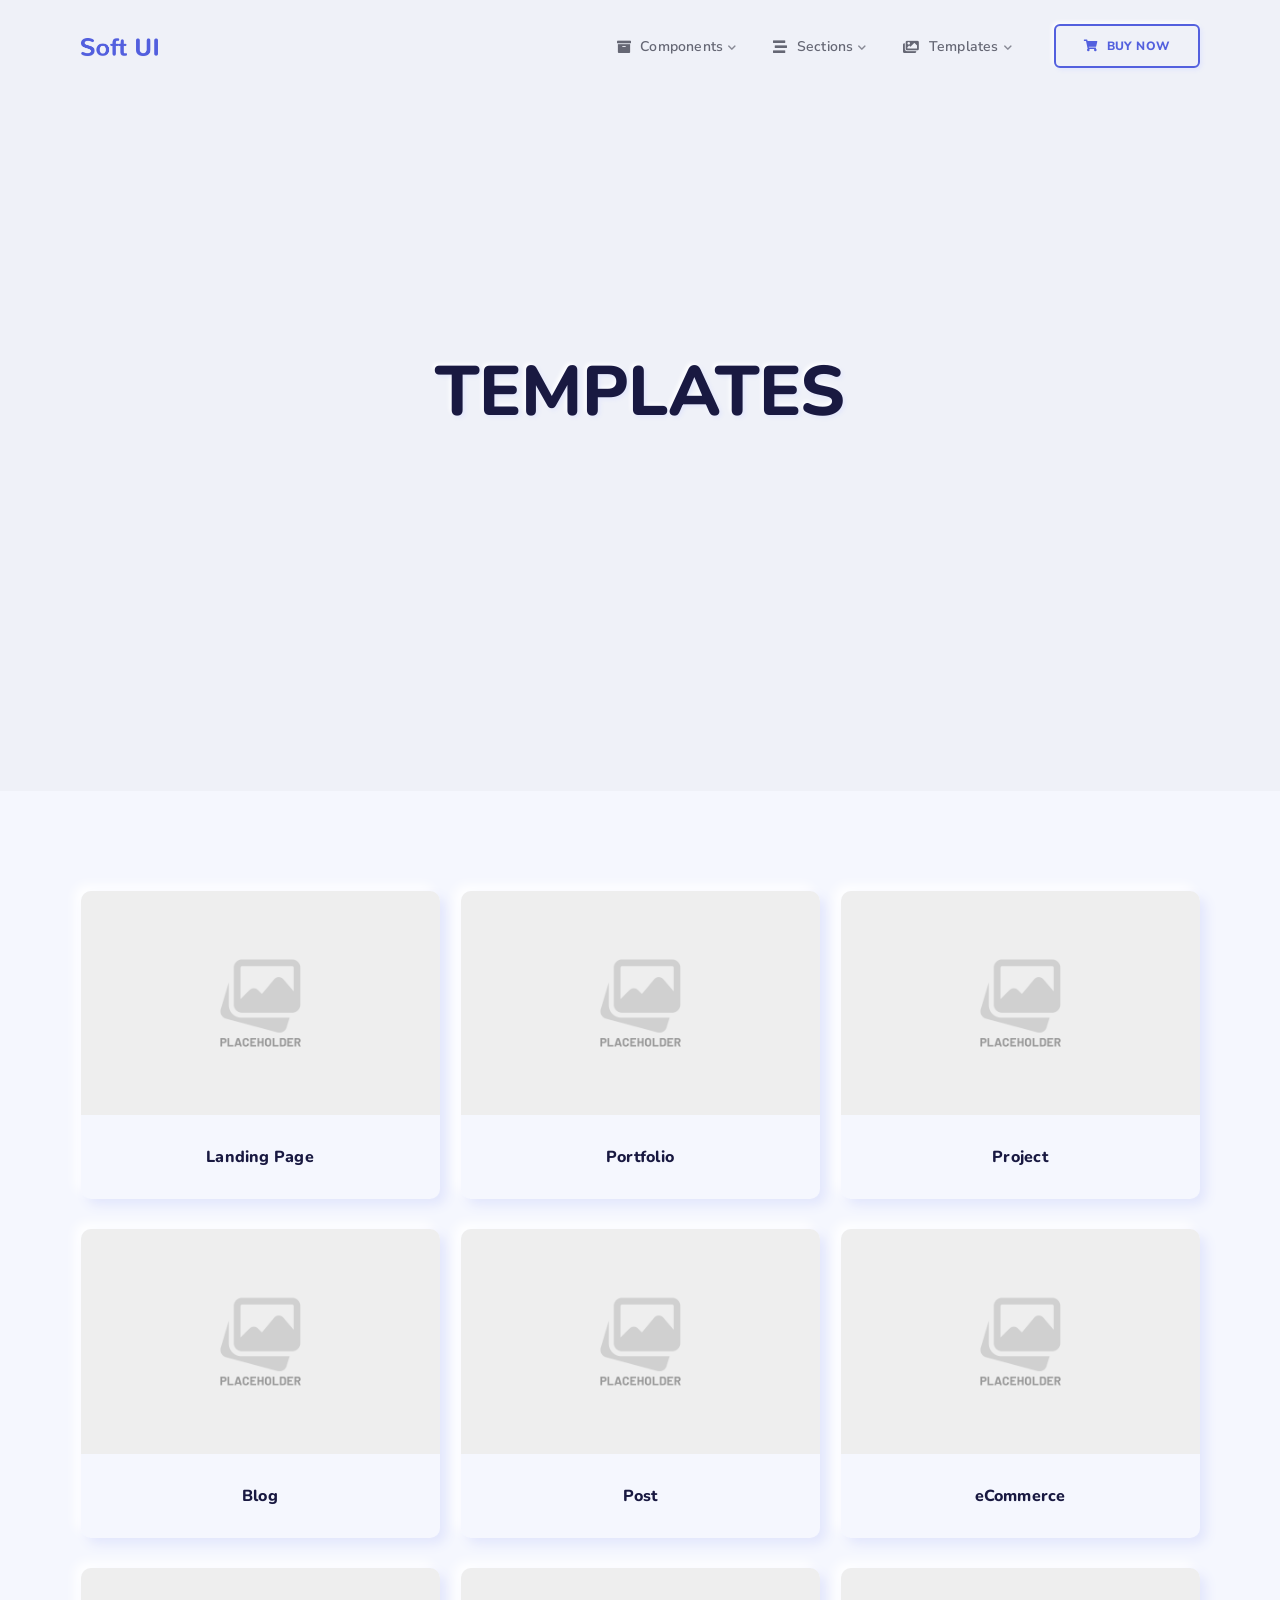
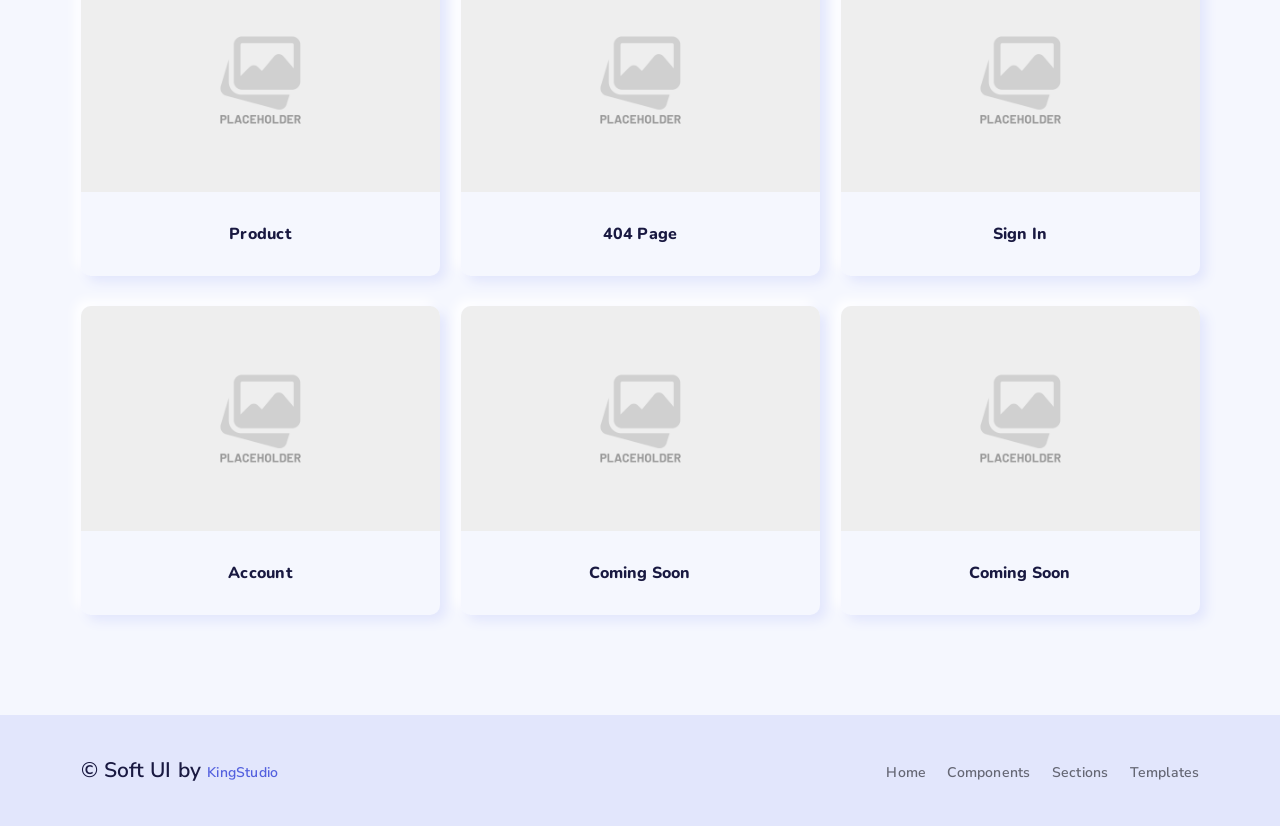
<file: LoginRegister/src/main/webapp/resources/templates.html>
<!DOCTYPE html>
<html lang="en">

<head>
    <!-- Meta -->
    <meta charset="utf-8">
    <meta http-equiv="X-UA-Compatible" content="IE=edge">
    <meta name="viewport" content="width=device-width, initial-scale=1, shrink-to-fit=no">
    <meta name="description" content="Soft UI - Neumorphism Style UI Kit">
    <meta name="author" content="kingstudio.ro">
    <!-- Favicon -->
    <link rel="icon" href="assets/images/favicon.png">
    <!-- Site Title -->
    <title>Soft UI - Neumorphism Style UI Kit</title>
    <!-- Bootstrap 4 core CSS -->
    <link href="assets/css/bootstrap.min.css" rel="stylesheet">
    <!-- Custom Styles -->
    <link href="assets/css/nouislider.css" rel="stylesheet">
    <link href="assets/css/animate.css" rel="stylesheet">
    <link href="assets/css/owl.carousel.min.css" rel="stylesheet">
    <link href="assets/css/style.css" rel="stylesheet">
    <!-- Fonts -->
    <link href="https://fonts.googleapis.com/css2?family=Nunito:wght@300;600;800&display=swap" rel="stylesheet">
    <link href="https://fonts.googleapis.com/css2?family=Nunito+Sans:wght@300;600;800&display=swap" rel="stylesheet">
    <link href="assets/css/fontawesome-all.min.css" rel="stylesheet" type="text/css">
</head>

<body>

    <div id="preloader">
        <div class="preloader">
            <span></span>
            <span></span>
        </div>
    </div>

    <div id="top">
    </div><!-- / top -->

    <nav class="navbar navbar-expand-lg navbar-light has-sticky-logo main-nav fixed-top">
        <div class="sticky-nav-activate fixed-top"></div>
        <div class="container">
            <a class="navbar-brand" href="index.html"><img src="assets/images/logo.png" alt=""></a>
            <a class="navbar-brand sticky-logo" href="index.html"><img src="assets/images/logo.png" alt=""></a>
            <button class="navbar-toggler collapsed" type="button" data-bs-toggle="collapse" data-bs-target="#navbar-toggle" aria-controls="navbar-toggle" aria-expanded="false" aria-label="Toggle navigation">
                <span class="icon-bar top-bar"></span>
                <span class="icon-bar middle-bar"></span>
                <span class="icon-bar bottom-bar"></span>
                <span class="sr-only">Toggle navigation</span>
            </button><!-- / navbar-toggler -->

            <div class="collapse navbar-collapse" id="navbar-toggle">
                <ul class="navbar-nav ml-auto">
                    <li class="nav-item dropdown">
                        <a class="nav-link dropdown-toggle" href="#x" id="dropdown" data-bs-toggle="dropdown" aria-haspopup="true" aria-expanded="false"><i class="fas fa-archive mr-5 fs-14 va-middle"></i> <span class="va-middle">Components</span></a>
                        <div class="dropdown-menu" aria-labelledby="dropdown">
                            <a class="dropdown-item" href="components.html#basic"><i class="fas fa-box-open mr-5"></i> <span>Basic Components</span></a>
                            <a class="dropdown-item" href="components.html#navigation"><i class="fas fa-bars mr-5"></i> <span>Navigation</span></a>
                            <a class="dropdown-item" href="components.html#forms"><i class="fas fa-file-alt mr-5"></i> <span>Forms</span></a>
                            <a class="dropdown-item" href="components.html#cards"><i class="far fa-square mr-5"></i> <span>Cards</span></a>
                            <a class="dropdown-item" href="components.html#extras"><i class="fas fa-heart mr-5"></i> <span>Extras</span></a>
                        </div><!-- / dropdown-menu -->
                    </li><!-- / dropdown -->
                    <li class="nav-item dropdown">
                        <a class="nav-link dropdown-toggle" href="#x" id="dropdown-sections" data-bs-toggle="dropdown" aria-haspopup="true" aria-expanded="false"><i class="fas fa-stream mr-5 fs-14 va-middle"></i> <span class="va-middle">Sections</span></a>
                        <div class="dropdown-menu mega-menu two-columns" aria-labelledby="dropdown-sections">
                            <div class="row">
                                <div class="col-lg-6 sub-menu">
                                    <a class="dropdown-item" href="sections.html#headers"><i class="fas fa-window-maximize mr-5"></i> <span>Headers</span></a>
                                    <a class="dropdown-item" href="sections.html#features"><i class="fas fa-star mr-5"></i> <span>Features</span></a>
                                    <a class="dropdown-item" href="sections.html#projects"><i class="fas fa-briefcase mr-5"></i> <span>Projects</span></a>
                                    <a class="dropdown-item" href="sections.html#posts"><i class="fas fa-list-alt mr-5"></i> <span>Posts</span></a>
                                    <a class="dropdown-item" href="sections.html#teams"><i class="fas fa-users mr-5"></i> <span>Teams</span></a>
                                </div><!-- / sub-menu -->
                                <div class="col-lg-6 sub-menu">
                                    <a class="dropdown-item" href="sections.html#testimonials"><i class="fas fa-smile mr-5"></i> <span>Testimonials</span></a>
                                    <a class="dropdown-item" href="sections.html#pricing"><i class="fas fa-dollar-sign mr-5"></i> <span>Pricing</span></a>
                                    <a class="dropdown-item" href="sections.html#products"><i class="fas fa-tags mr-5"></i> <span>Products</span></a>
                                    <a class="dropdown-item" href="sections.html#contacts"><i class="fas fa-address-card mr-5"></i> <span>Contacts</span></a>
                                    <a class="dropdown-item" href="sections.html#footers"><i class="fas fa-copyright mr-5"></i> <span>Footers</span></a>
                                </div><!-- / sub-menu -->
                            </div><!-- / row -->
                        </div><!-- / dropdown-menu -->
                    </li><!-- / dropdown -->
                    <li class="nav-item dropdown">
                        <a class="nav-link dropdown-toggle" href="#x" id="dropdown-templates" data-bs-toggle="dropdown" aria-haspopup="true" aria-expanded="false"><i class="fas fa-images mr-5 fs-14 va-middle"></i> <span class="va-middle">Templates</span></a>
                        <div class="dropdown-menu mega-menu two-columns" aria-labelledby="dropdown-templates">
                            <div class="row">
                                <div class="col-lg-6 sub-menu">
                                    <a class="dropdown-item" href="templates/landing-page.html"><i class="fas fa-images mr-5"></i> <span>Landing Page</span></a>
                                    <a class="dropdown-item" href="templates/portfolio.html"><i class="fas fa-th-large mr-5"></i> <span>Portfolio</span></a>
                                    <a class="dropdown-item" href="templates/project.html"><i class="fas fa-briefcase mr-5"></i> <span>Project</span></a>
                                    <a class="dropdown-item" href="templates/blog.html"><i class="fas fa-list mr-5"></i> <span>Blog</span></a>
                                    <a class="dropdown-item" href="templates/post.html"><i class="fas fa-pencil-alt mr-5"></i> <span>Post</span></a>
                                </div><!-- / sub-menu -->
                                <div class="col-lg-6 sub-menu">
                                    <a class="dropdown-item" href="templates/ecommerce.html"><i class="fas fa-shopping-cart mr-5"></i> <span>eCommerce</span></a>
                                    <a class="dropdown-item" href="templates/product.html"><i class="fas fa-tag mr-5"></i> <span>Product</span></a>
                                    <a class="dropdown-item" href="templates/404.html"><i class="fas fa-unlink mr-5"></i> <span>404 Page</span></a>
                                    <a class="dropdown-item" href="templates/login-register.html"><i class="fas fa-sign-in-alt mr-5"></i> <span>Sign In</span></a>
                                    <a class="dropdown-item" href="templates/account.html"><i class="fas fa-user mr-5"></i> <span>Account</span></a>
                                </div><!-- / sub-menu -->
                            </div><!-- / row -->
                        </div><!-- / dropdown-menu -->
                    </li><!-- / dropdown -->
                </ul><!-- / navbar-nav -->

                <ul class="navbar-button p-0 m-0 ml-30">
                    <li class="nav-item">
                        <a href="https://wrapbootstrap.com/user/KingStudio" class="btn btn-sm btn-outline-primary" target="_blank"><i class="fas fa-shopping-cart fs-12 mr-5"></i> <span>BUY NOW</span></a>
                    </li>
                </ul>
            </div><!-- / navbar-collapse -->
        </div><!-- / container -->
    </nav><!-- / navbar -->

    <header class="xxl text-center bg-light-grey">
        <div class="container">
            <h1 class="page-title">TEMPLATES</h1>
        </div><!-- / container -->
    </header>

    <a href="#top" class="scroll-to-top is-hidden smooth-scroll" data-nav-status="toggle"><i class="fas fa-chevron-up"></i></a>

    <div class="main-container">
        <h2 class="hidden">TEMPLATES</h2>
        <section class="lg">
            <div class="container">
                <div class="row portfolio">
                    <div class="col-md-6 col-lg-4">
                        <div class="card">
                            <img class="img-responsive card-img-top" src="assets/images/placeholder.jpg" alt="">
                            <div class="card-body p-y-30 text-center">
                                <a href="templates/landing-page.html" class="card-title title-link primary-hover fs-16 fw-bold">Landing Page</a>
                            </div><!-- / card-body -->
                        </div><!-- / card -->
                    </div><!-- / column -->

                    <div class="col-md-6 col-lg-4">
                        <div class="card">
                            <img class="img-responsive card-img-top" src="assets/images/placeholder.jpg" alt="">
                            <div class="card-body p-y-30 text-center">
                                <a href="templates/portfolio.html" class="card-title title-link primary-hover fs-16 fw-bold">Portfolio</a>
                            </div><!-- / card-body -->
                        </div><!-- / card -->
                    </div><!-- / column -->

                    <div class="col-md-6 col-lg-4">
                        <div class="card">
                            <img class="img-responsive card-img-top" src="assets/images/placeholder.jpg" alt="">
                            <div class="card-body p-y-30 text-center">
                                <a href="templates/project.html" class="card-title title-link primary-hover fs-16 fw-bold">Project</a>
                            </div><!-- / card-body -->
                        </div><!-- / card -->
                    </div><!-- / column -->

                    <div class="col-md-6 col-lg-4">
                        <div class="card">
                            <img class="img-responsive card-img-top" src="assets/images/placeholder.jpg" alt="">
                            <div class="card-body p-y-30 text-center">
                                <a href="templates/blog.html" class="card-title title-link primary-hover fs-16 fw-bold">Blog</a>
                            </div><!-- / card-body -->
                        </div><!-- / card -->
                    </div><!-- / column -->

                    <div class="col-md-6 col-lg-4">
                        <div class="card">
                            <img class="img-responsive card-img-top" src="assets/images/placeholder.jpg" alt="">
                            <div class="card-body p-y-30 text-center">
                                <a href="templates/post.html" class="card-title title-link primary-hover fs-16 fw-bold">Post</a>
                            </div><!-- / card-body -->
                        </div><!-- / card -->
                    </div><!-- / column -->

                    <div class="col-md-6 col-lg-4">
                        <div class="card tablet-top-30">
                            <img class="img-responsive card-img-top" src="assets/images/placeholder.jpg" alt="">
                            <div class="card-body p-y-30 text-center">
                                <a href="templates/ecommerce.html" class="card-title title-link primary-hover fs-16 fw-bold">eCommerce</a>
                            </div><!-- / card-body -->
                        </div><!-- / card -->
                    </div><!-- / column -->

                    <div class="col-md-6 col-lg-4">
                        <div class="card tablet-top-30">
                            <img class="img-responsive card-img-top" src="assets/images/placeholder.jpg" alt="">
                            <div class="card-body p-y-30 text-center">
                                <a href="templates/product.html" class="card-title title-link primary-hover fs-16 fw-bold">Product</a>
                            </div><!-- / card-body -->
                        </div><!-- / card -->
                    </div><!-- / column -->

                    <div class="col-md-6 col-lg-4">
                        <div class="card tablet-top-30">
                            <img class="img-responsive card-img-top" src="assets/images/placeholder.jpg" alt="">
                            <div class="card-body p-y-30 text-center">
                                <a href="templates/404.html" class="card-title title-link primary-hover fs-16 fw-bold">404 Page</a>
                            </div><!-- / card-body -->
                        </div><!-- / card -->
                    </div><!-- / column -->

                    <div class="col-md-6 col-lg-4">
                        <div class="card tablet-top-30">
                            <img class="img-responsive card-img-top" src="assets/images/placeholder.jpg" alt="">
                            <div class="card-body p-y-30 text-center">
                                <a href="templates/login-register.html" class="card-title title-link primary-hover fs-16 fw-bold">Sign In</a>
                            </div><!-- / card-body -->
                        </div><!-- / card -->
                    </div><!-- / column -->

                    <div class="col-md-6 col-lg-4">
                        <div class="card mb-0 tablet-top-30">
                            <img class="img-responsive card-img-top" src="assets/images/placeholder.jpg" alt="">
                            <div class="card-body p-y-30 text-center">
                                <a href="templates/account.html" class="card-title title-link primary-hover fs-16 fw-bold">Account</a>
                            </div><!-- / card-body -->
                        </div><!-- / card -->
                    </div><!-- / column -->

                    <div class="col-md-6 col-lg-4">
                        <div class="card mb-0 tablet-top-30">
                            <img class="img-responsive card-img-top" src="assets/images/placeholder.jpg" alt="">
                            <div class="card-body p-y-30 text-center">
                                <a href="#x" class="card-title title-link primary-hover fs-16 fw-bold">Coming Soon</a>
                            </div><!-- / card-body -->
                        </div><!-- / card -->
                    </div><!-- / column -->

                    <div class="col-md-6 col-lg-4">
                        <div class="card mb-0 tablet-top-30">
                            <img class="img-responsive card-img-top" src="assets/images/placeholder.jpg" alt="">
                            <div class="card-body p-y-30 text-center">
                                <a href="#x" class="card-title title-link primary-hover fs-16 fw-bold">Coming Soon</a>
                            </div><!-- / card-body -->
                        </div><!-- / card -->
                    </div><!-- / column -->
                </div><!-- / row -->
            </div><!-- / container -->
        </section>
    </div><!-- / main-container -->

    <footer>
        <div class="container">
            <div class="row v-center mobile-center">
                <div class="col-md-4 footer-left-area tablet-top">
                    <p>© Soft UI by <a href="https://kingstudio.ro" target="_blank">KingStudio</a></p>
                </div><!-- / footer-left-area -->
                <div class="col-md-8 footer-right-area">
                    <p>
                        <a href="index.html" class="text-link mr-15">Home</a>
                        <a href="components.html" class="text-link mr-15">Components</a>
                        <a href="sections.html" class="text-link mr-15">Sections</a>
                        <a href="templates.html" class="text-link">Templates</a>
                    </p>
                </div><!-- / footer-right-area -->
            </div><!-- / row -->
        </div><!-- / container -->
    </footer>

<!-- core JavaScript -->
<script src="assets/js/jquery.min.js"></script>
<script src="https://cdn.jsdelivr.net/npm/@popperjs/core@2.10.2/dist/umd/popper.min.js"></script>
<script src="assets/js/bootstrap.min.js"></script>
<!-- / core JavaScript -->

<!-- preloader -->
<script src="assets/js/preloader.js"></script>
<!-- / preloader -->

<!-- smooth scroll -->
<script src="assets/js/jquery.easing.min.js"></script>
<script src="assets/js/smooth-scroll.js"></script>
<!-- / smooth scroll -->

<!-- hide nav -->
<script src="assets/js/hide-nav.js"></script>
<!-- / hide nav -->

</body>

</html>
</file>
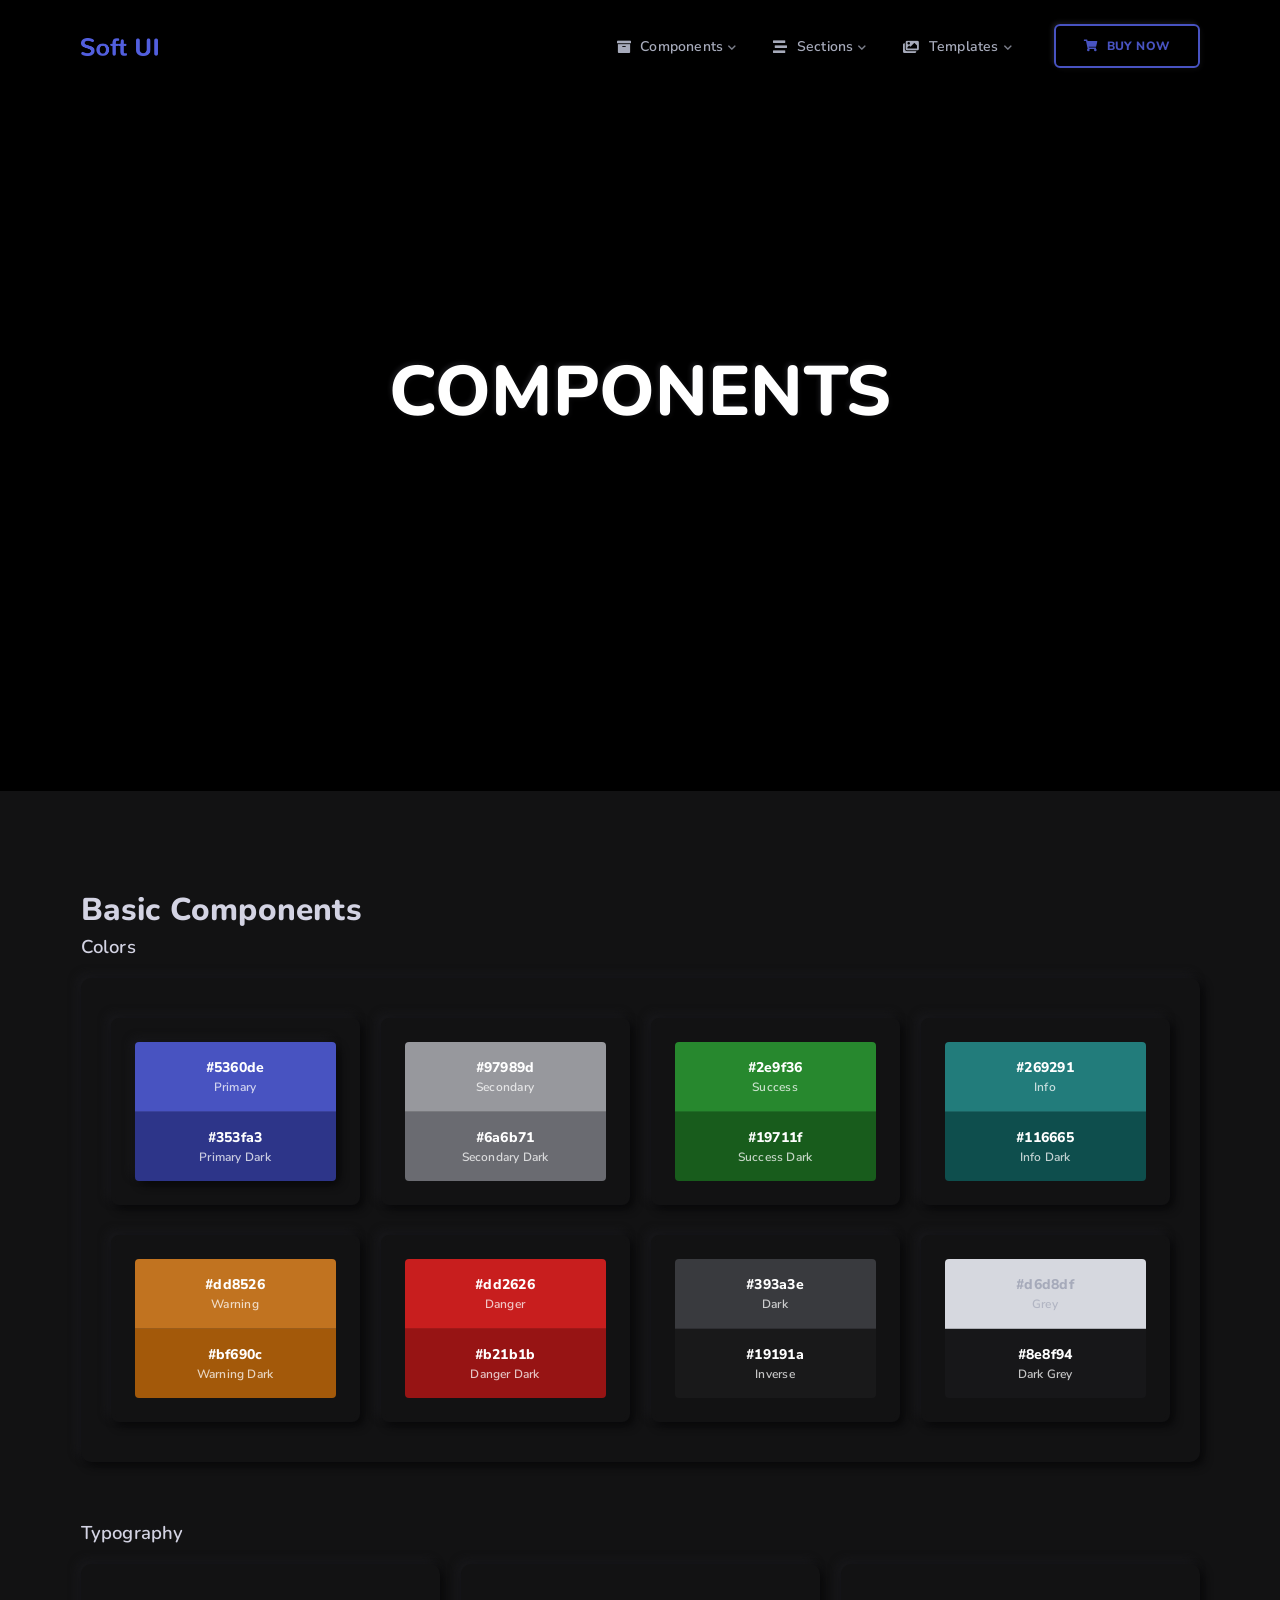
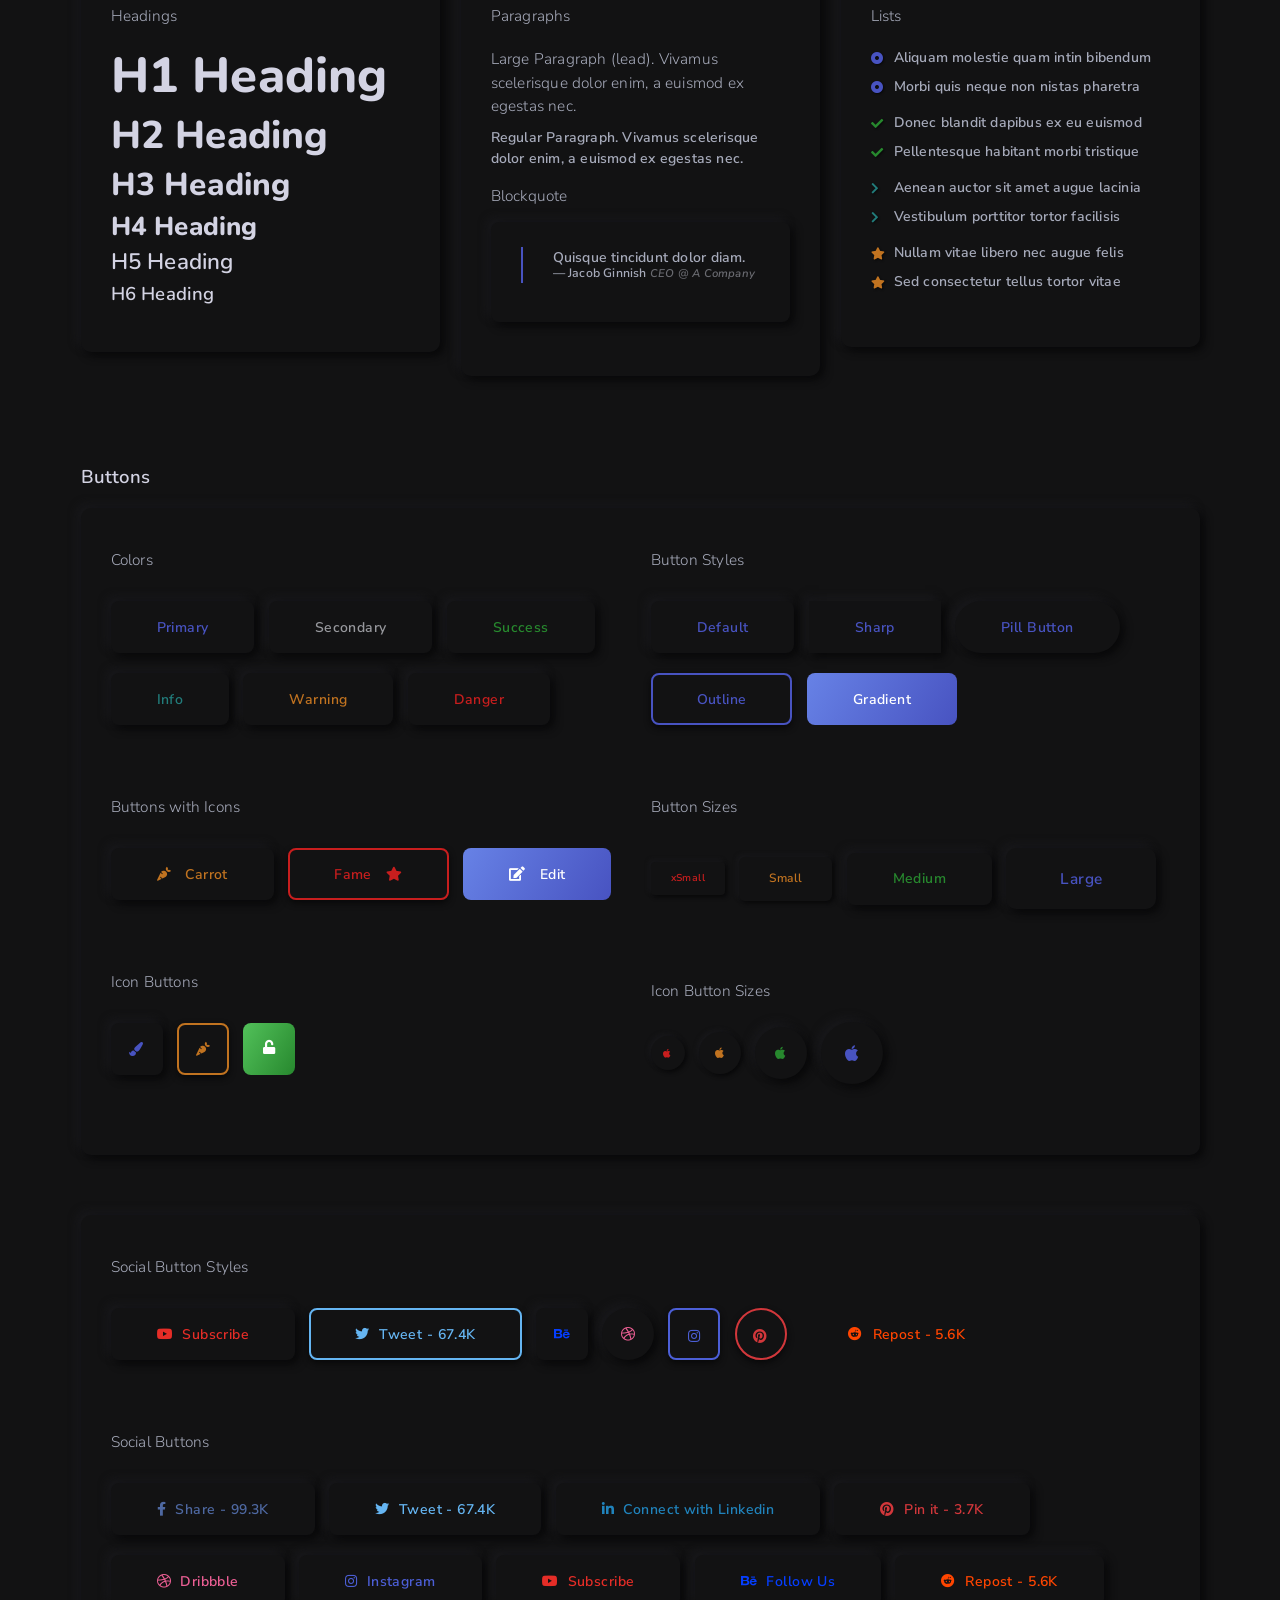
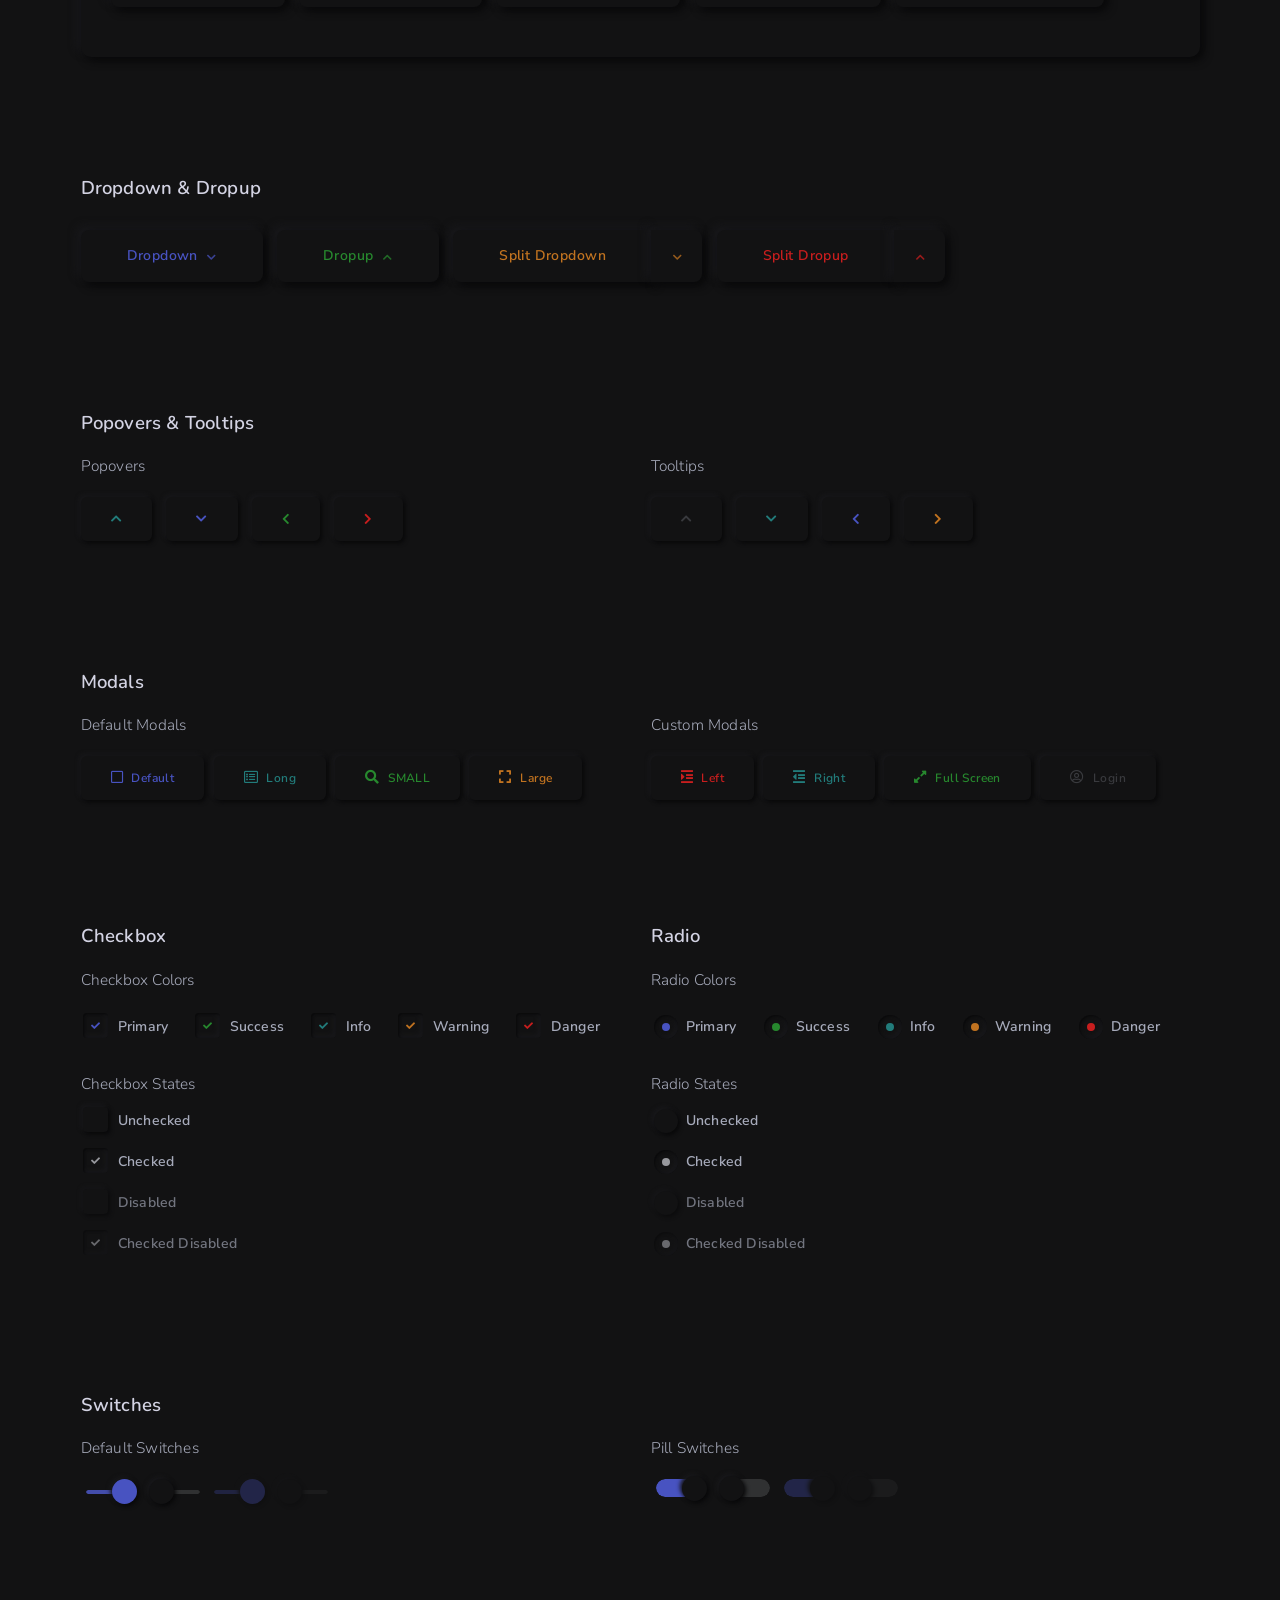
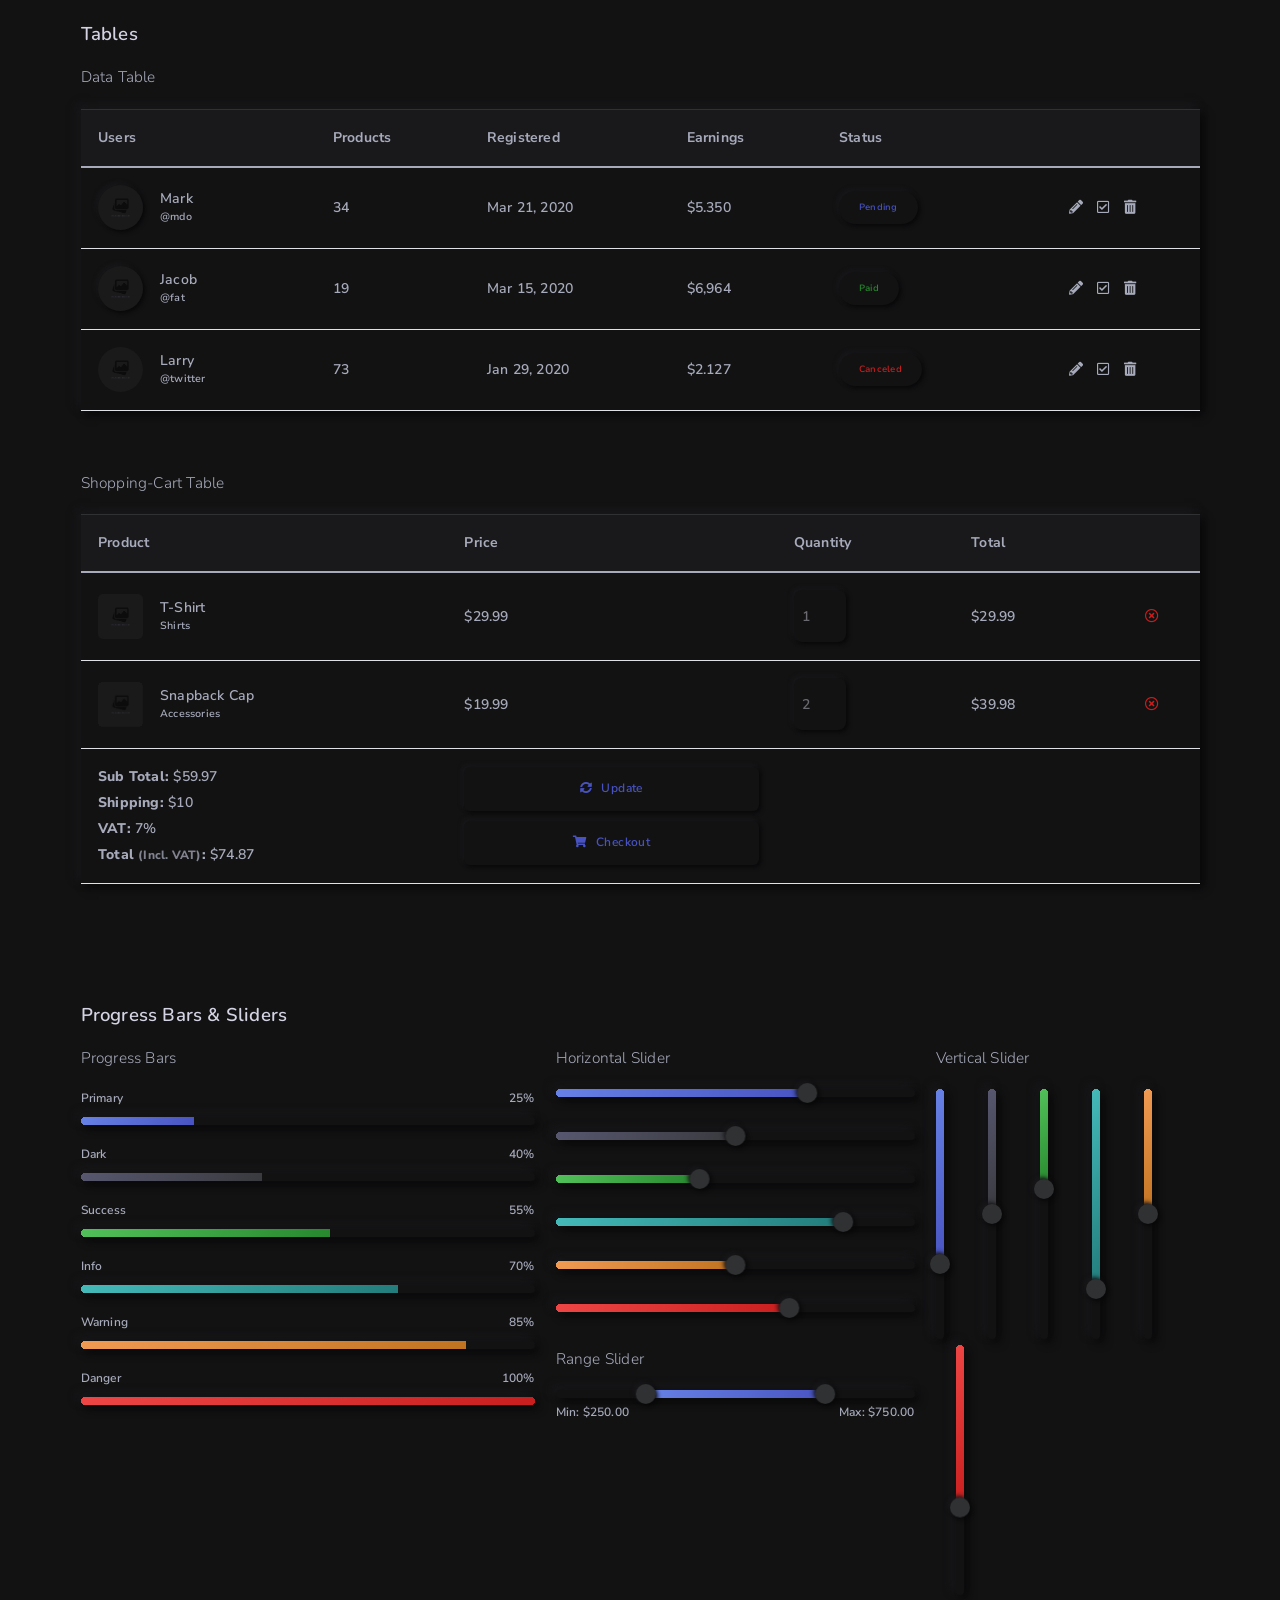
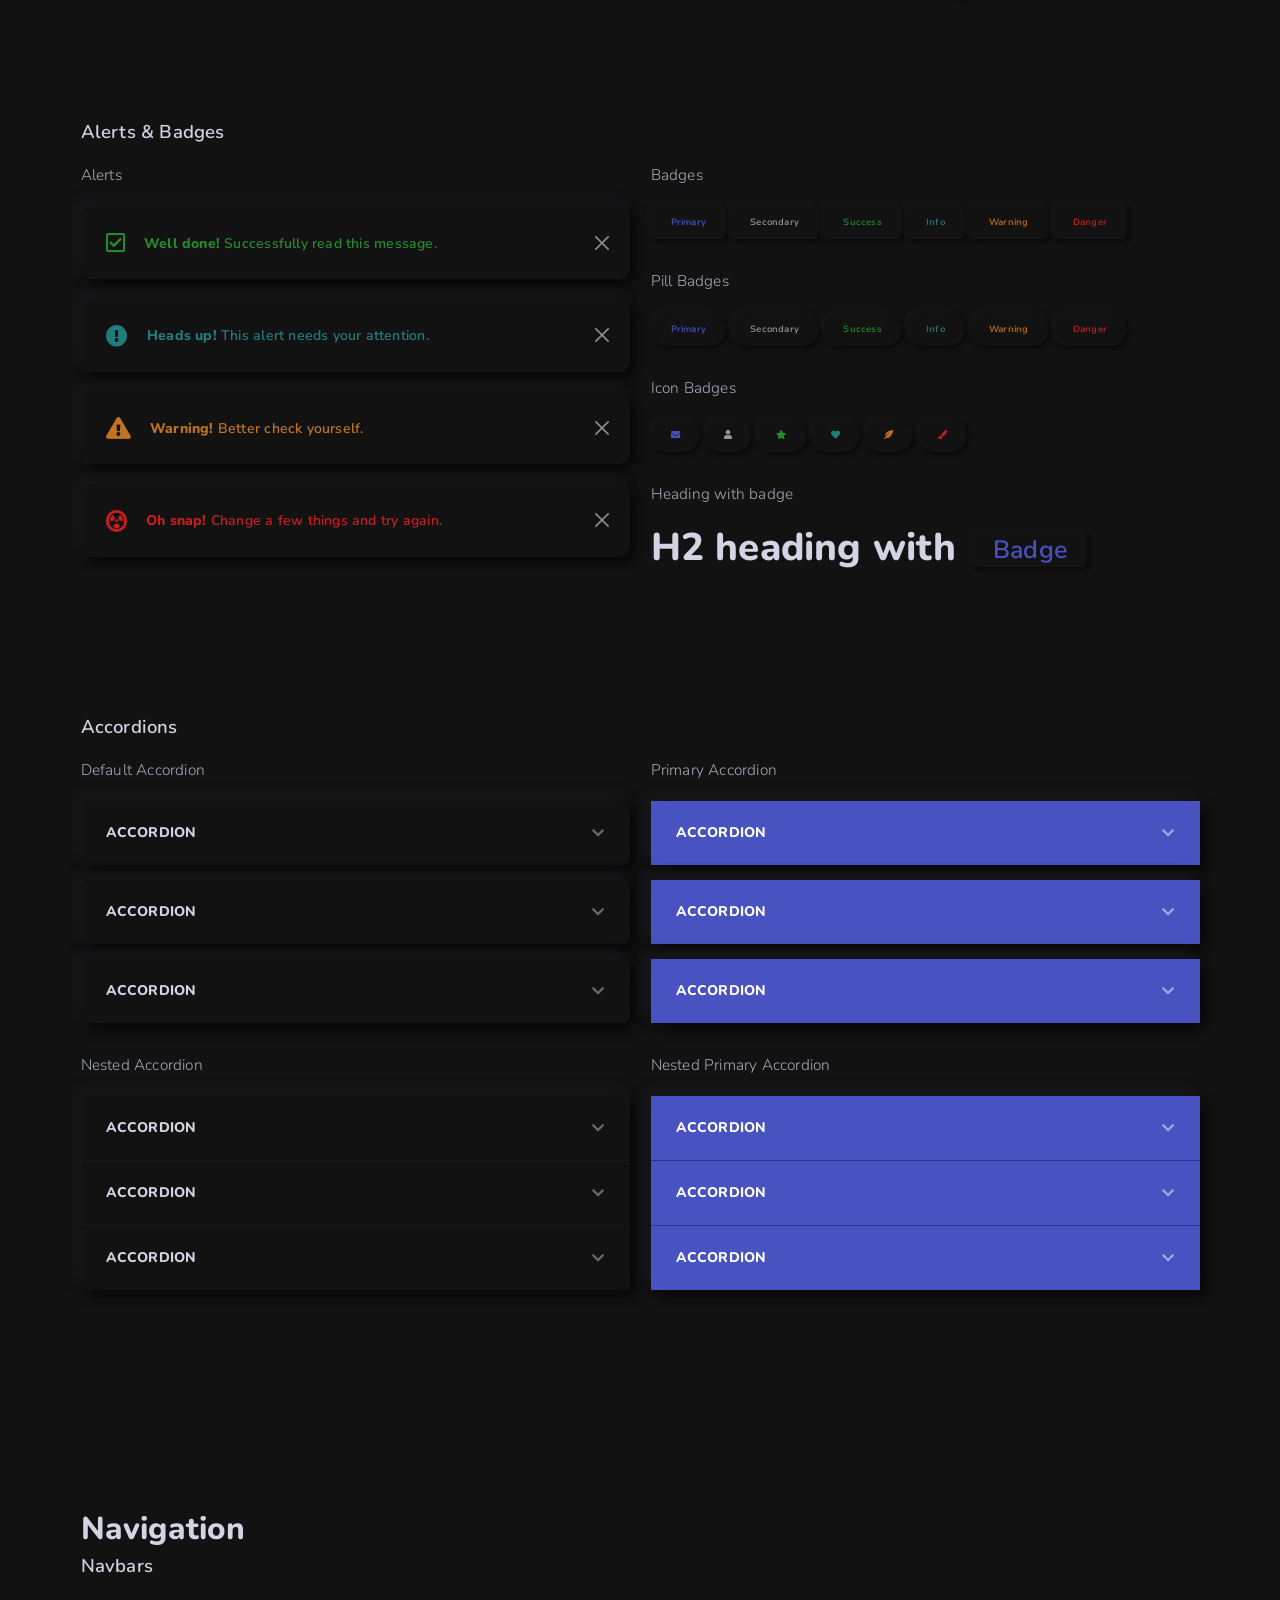
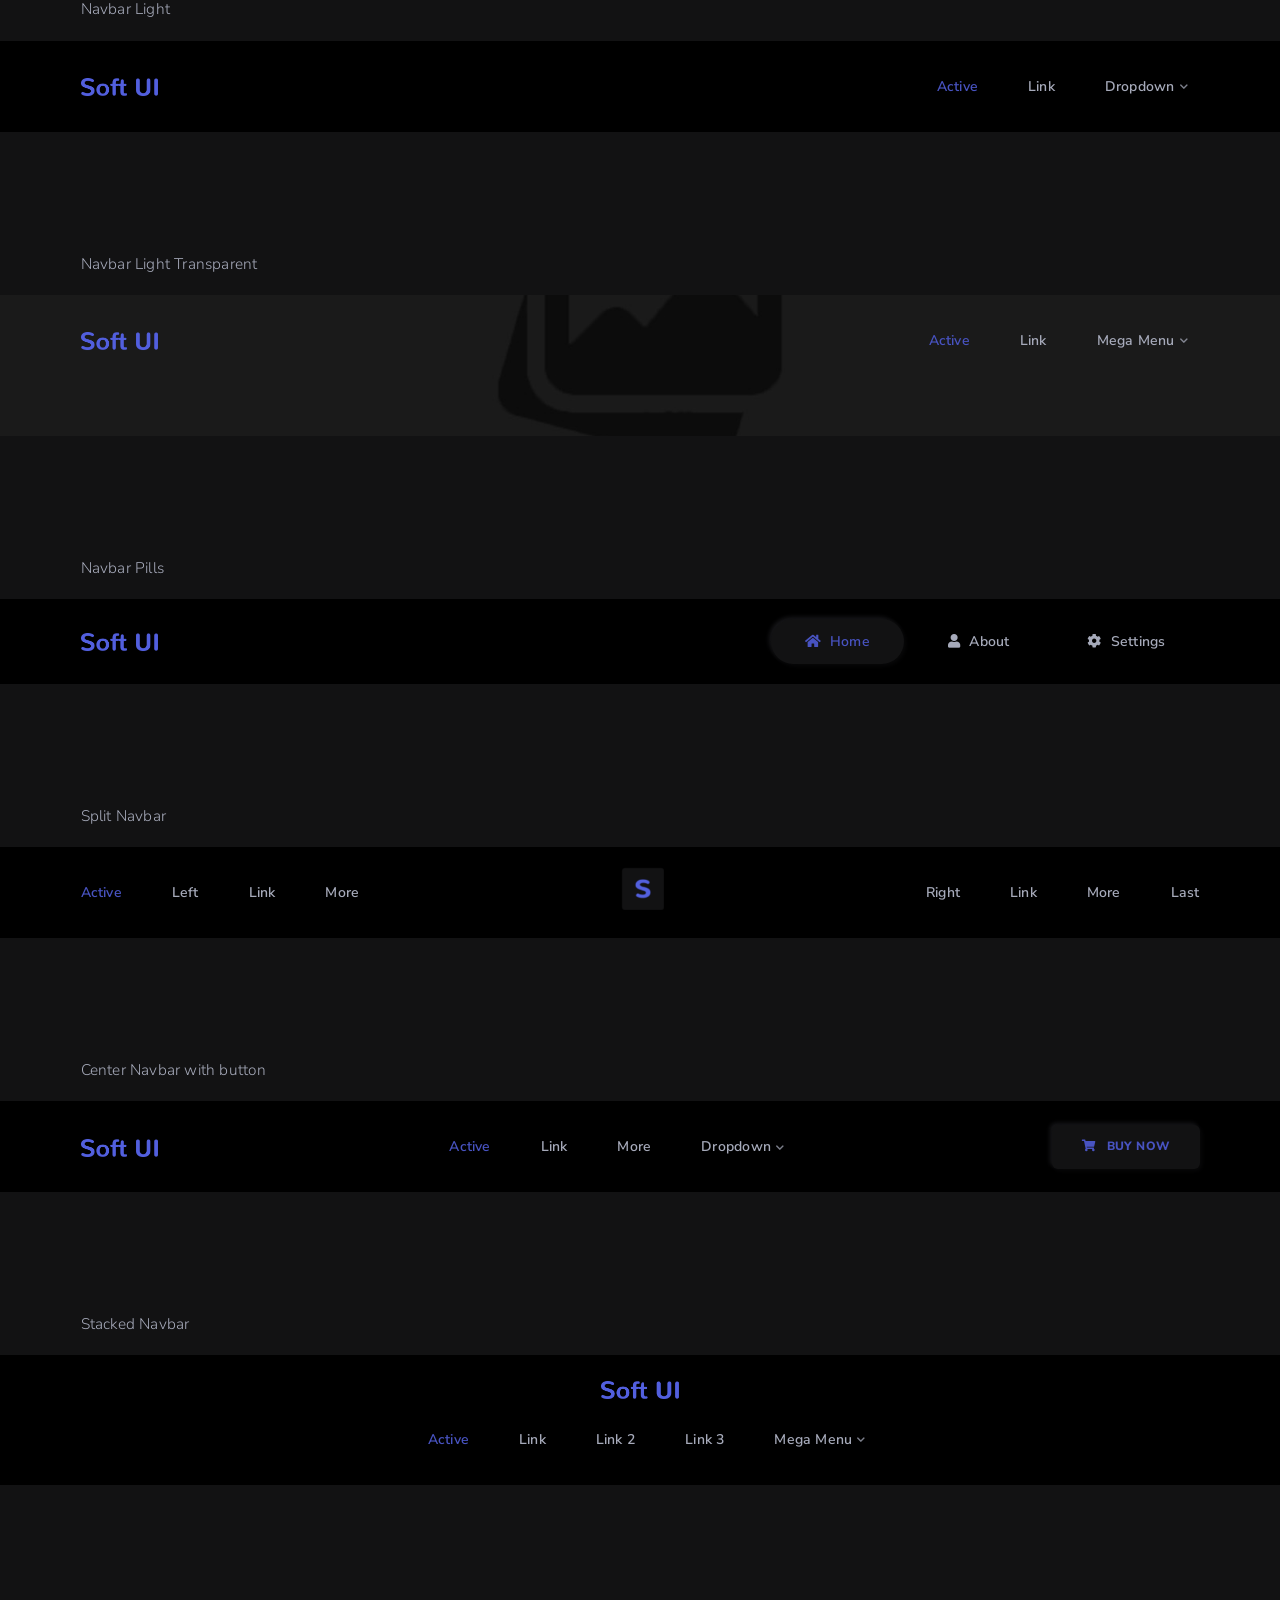
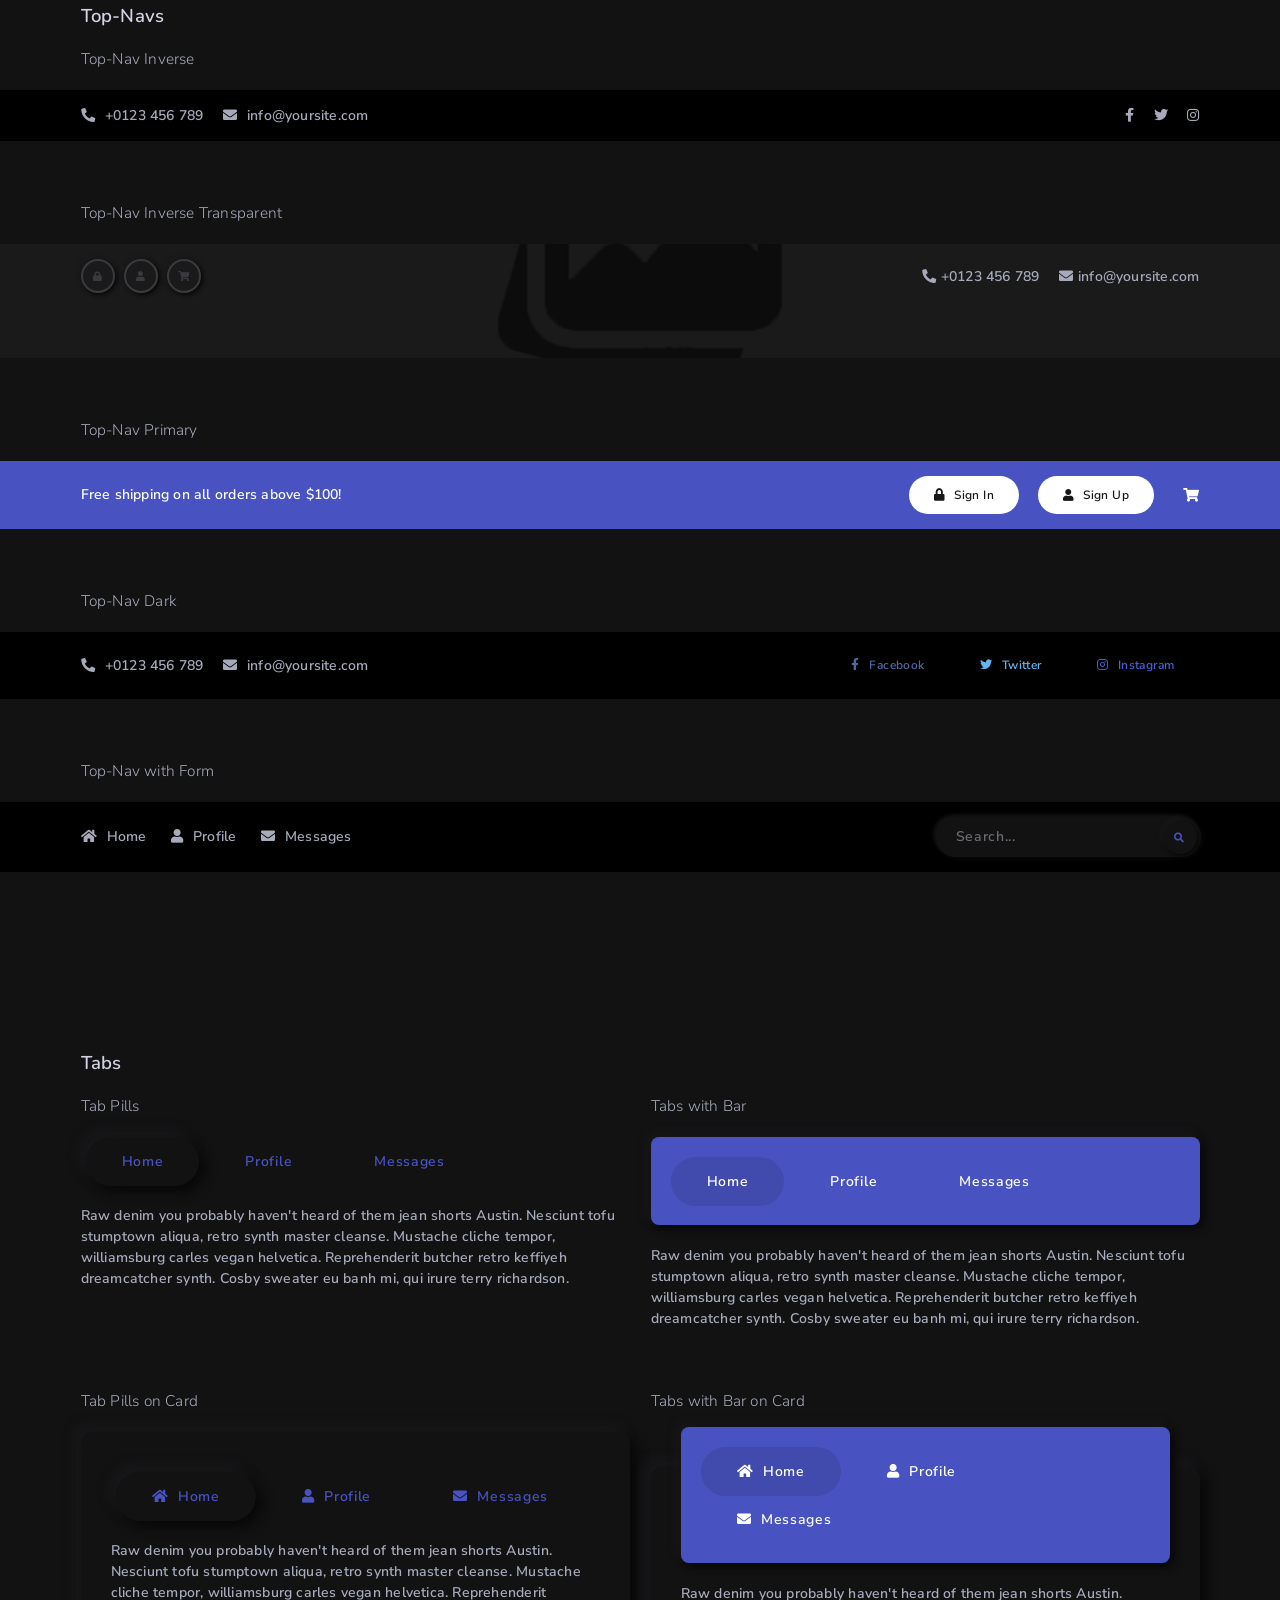
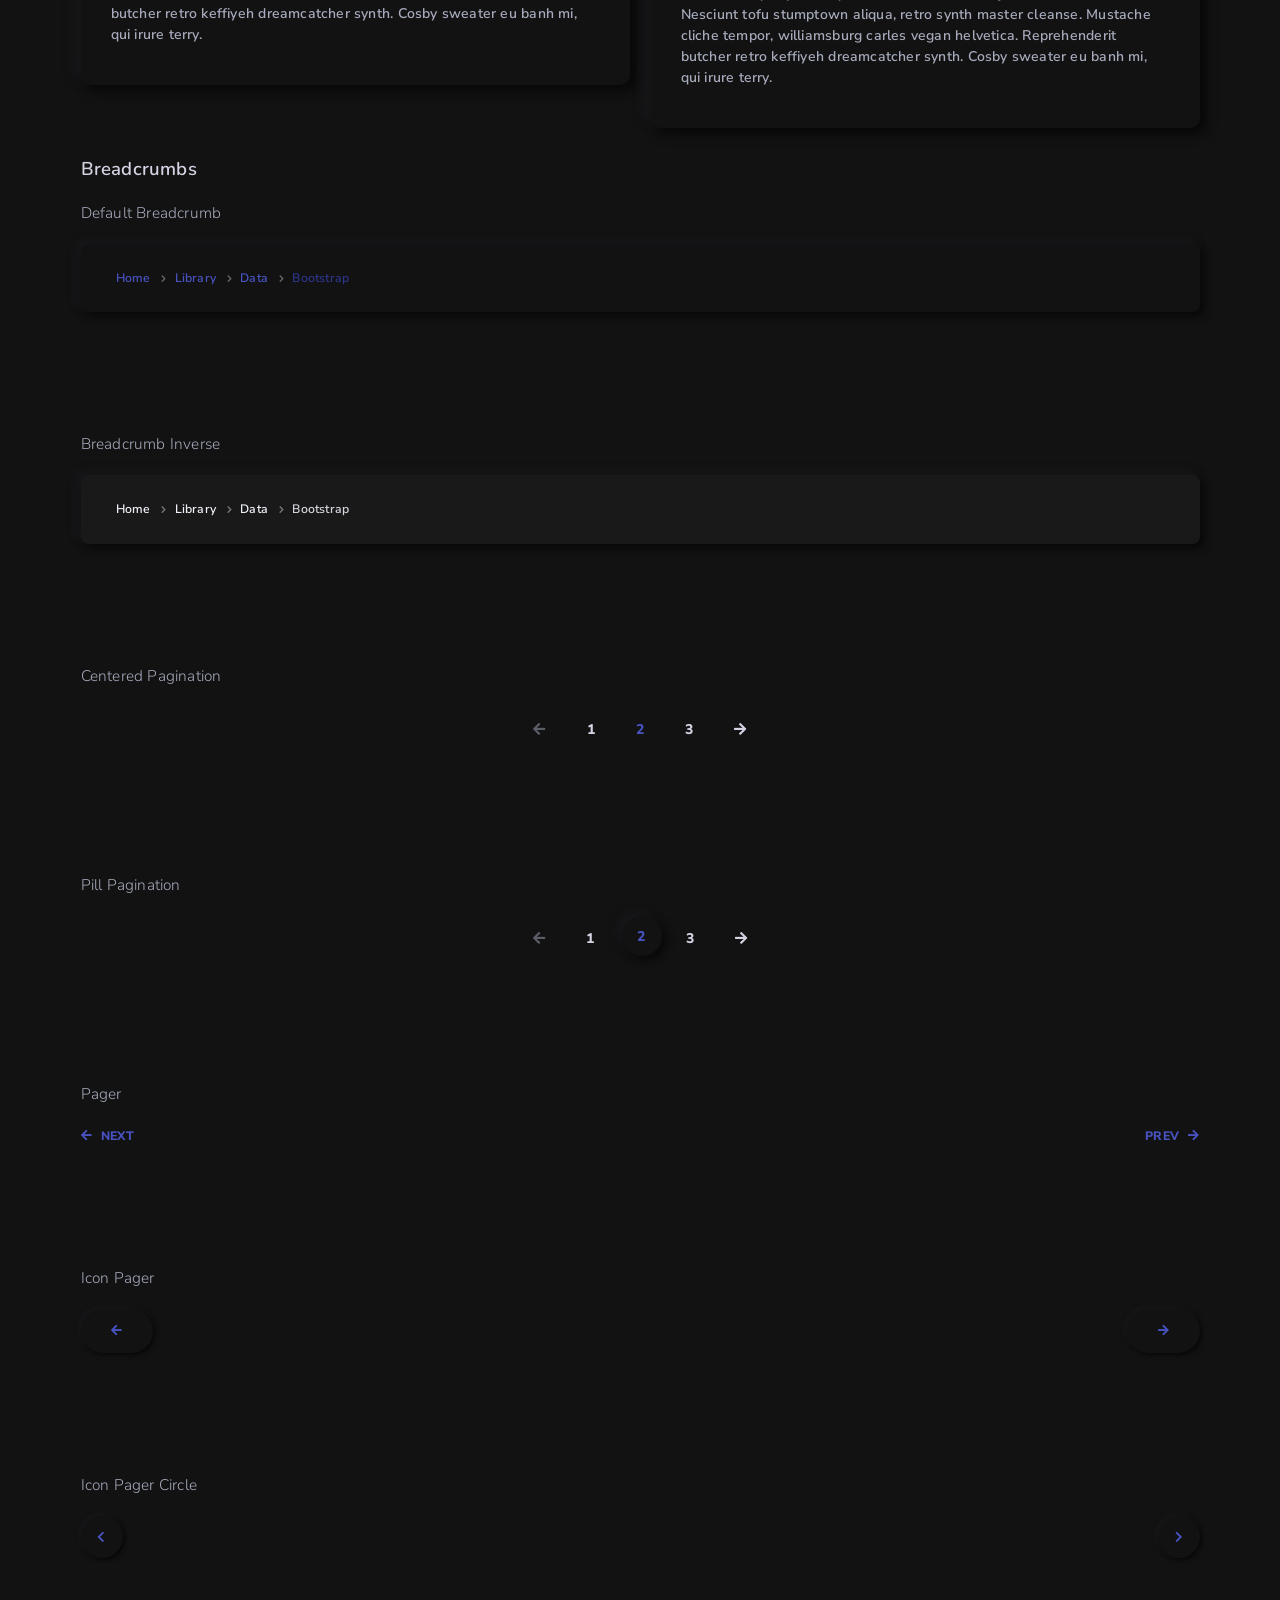
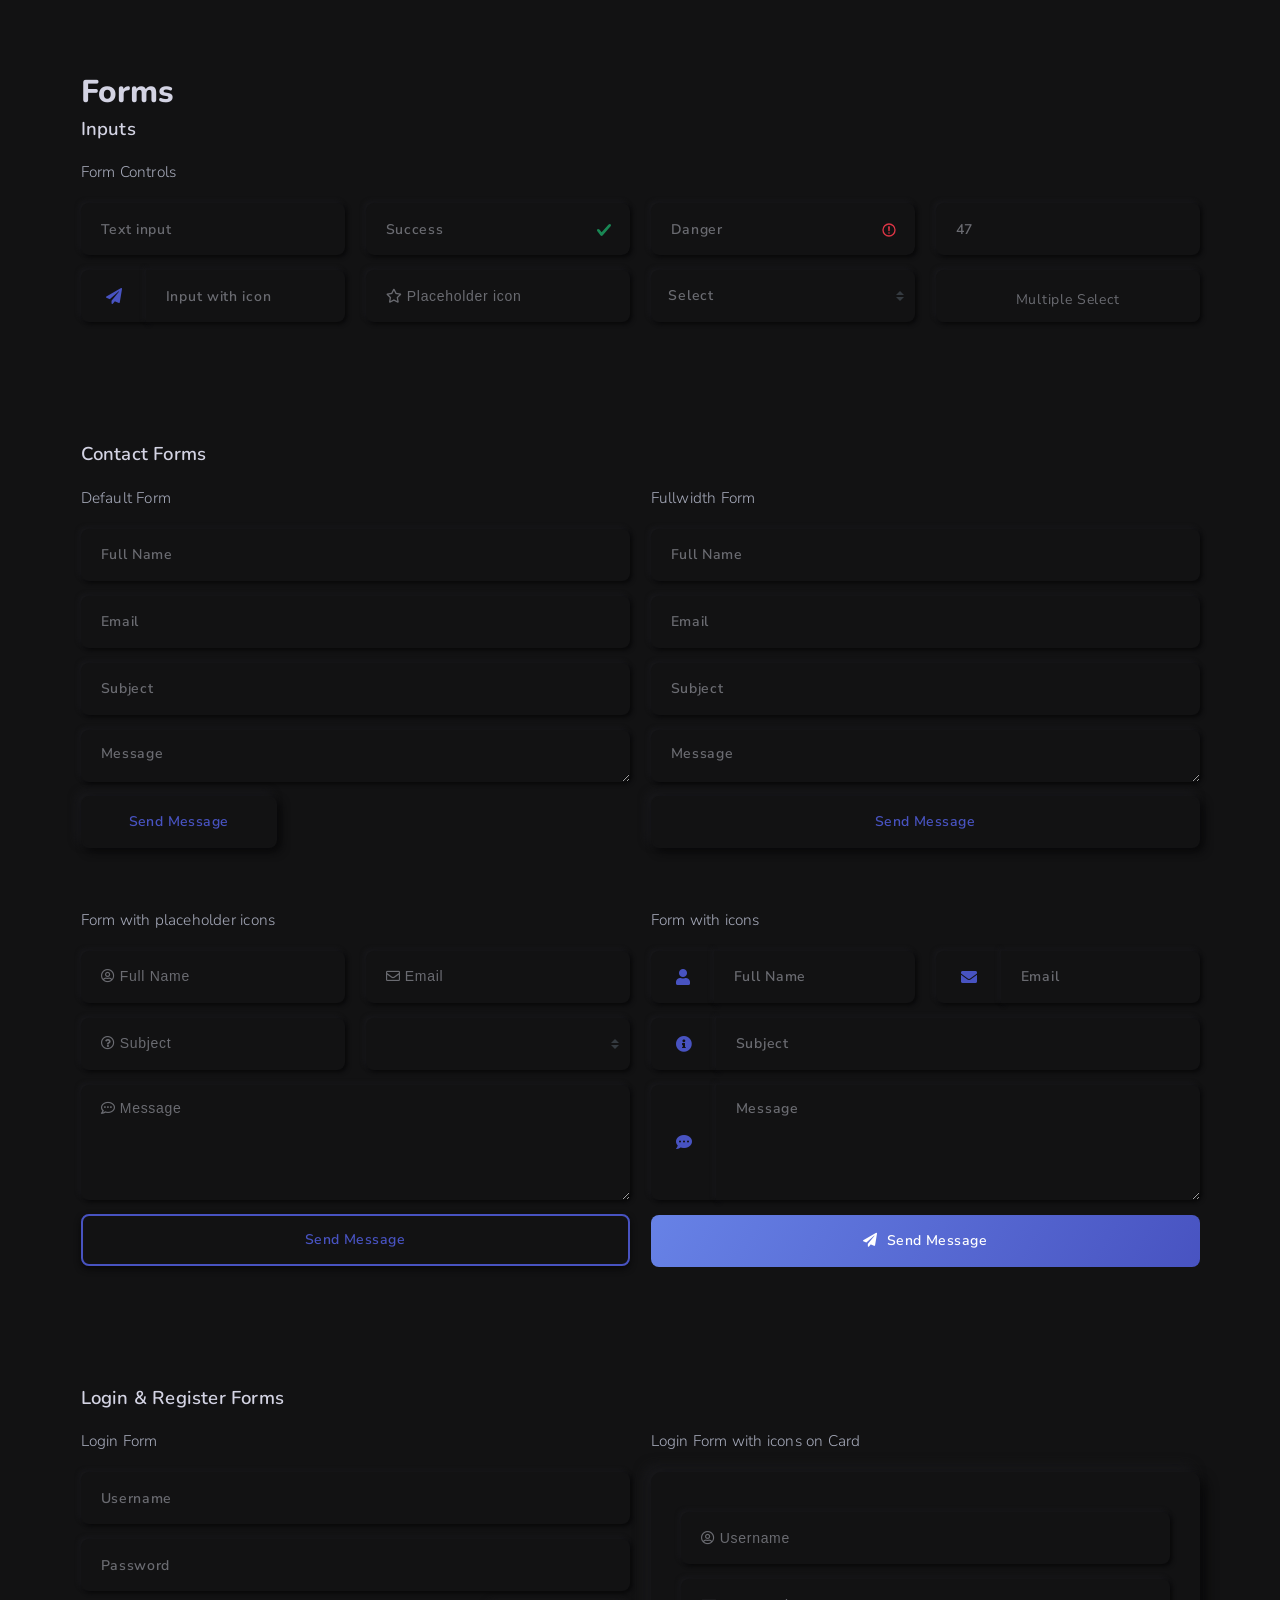
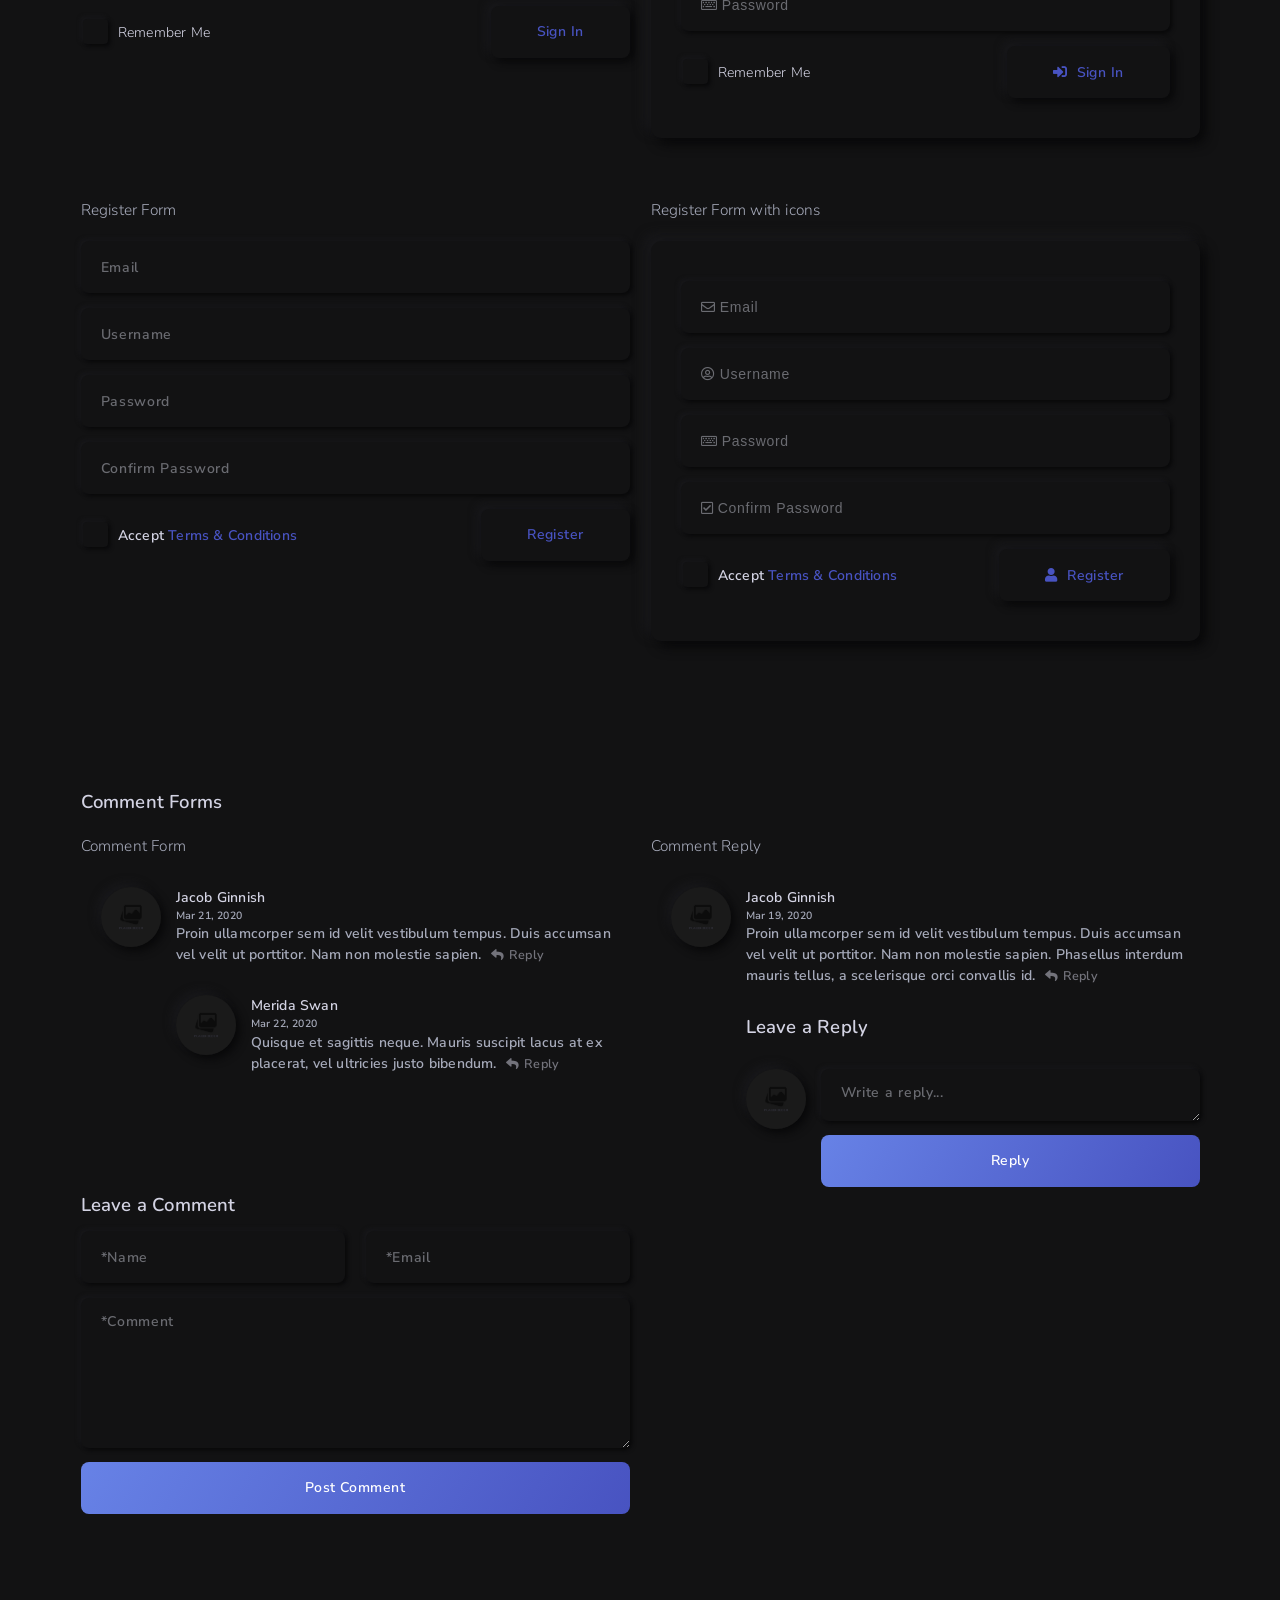
<file: LoginRegister/src/main/webapp/resources/dark-ui/components.html>
<!DOCTYPE html>
<html lang="en">

<head>
    <!-- Meta -->
    <meta charset="utf-8">
    <meta http-equiv="X-UA-Compatible" content="IE=edge">
    <meta name="viewport" content="width=device-width, initial-scale=1, shrink-to-fit=no">
    <meta name="description" content="Soft UI - Neumorphism Style UI Kit">
    <meta name="author" content="kingstudio.ro">
    <!-- Favicon -->
    <link rel="icon" href="assets/images/favicon.png">
    <!-- Site Title -->
    <title>Soft UI - Neumorphism Style UI Kit</title>
    <!-- Bootstrap 4 core CSS -->
    <link href="assets/css/bootstrap.min.css" rel="stylesheet">
    <!-- Custom Styles -->
    <link href="assets/css/nouislider.css" rel="stylesheet">
    <link href="assets/css/animate.css" rel="stylesheet">
    <link href="assets/css/owl.carousel.min.css" rel="stylesheet">
    <link href="assets/css/style.css" rel="stylesheet">
    <!-- Fonts -->
    <link href="https://fonts.googleapis.com/css2?family=Nunito:wght@300;600;800&display=swap" rel="stylesheet">
    <link href="https://fonts.googleapis.com/css2?family=Nunito+Sans:wght@300;600;800&display=swap" rel="stylesheet">
    <link href="assets/css/fontawesome-all.min.css" rel="stylesheet" type="text/css">
</head>

<body>

    <div id="preloader">
        <div class="preloader">
            <span></span>
            <span></span>
        </div>
    </div>

    <div id="top">
    </div><!-- / top -->

    <nav class="navbar navbar-expand-lg navbar-inverse has-sticky-logo main-nav fixed-top">
        <div class="sticky-nav-activate fixed-top"></div>
        <div class="container">
            <a class="navbar-brand" href="index.html"><img src="assets/images/logo.png" alt=""></a>
            <a class="navbar-brand sticky-logo" href="index.html"><img src="assets/images/logo.png" alt=""></a>
            <button class="navbar-toggler collapsed" type="button" data-bs-toggle="collapse" data-bs-target="#navbar-toggle" aria-controls="navbar-toggle" aria-expanded="false" aria-label="Toggle navigation">
                <span class="icon-bar top-bar"></span>
                <span class="icon-bar middle-bar"></span>
                <span class="icon-bar bottom-bar"></span>
                <span class="sr-only">Toggle navigation</span>
            </button><!-- / navbar-toggler -->

            <div class="collapse navbar-collapse" id="navbar-toggle">
                <ul class="navbar-nav ml-auto">
                    <li class="nav-item dropdown">
                        <a class="nav-link dropdown-toggle" href="#x" id="dropdown" data-bs-toggle="dropdown" aria-haspopup="true" aria-expanded="false"><i class="fas fa-archive mr-5 fs-14 va-middle"></i> <span class="va-middle">Components</span></a>
                        <div class="dropdown-menu" aria-labelledby="dropdown">
                            <a class="dropdown-item smooth-scroll" href="#basic"><i class="fas fa-box-open mr-5"></i> <span>Basic Components</span></a>
                            <a class="dropdown-item smooth-scroll" href="#navigation"><i class="fas fa-bars mr-5"></i> <span>Navigation</span></a>
                            <a class="dropdown-item smooth-scroll" href="#forms"><i class="fas fa-file-alt mr-5"></i> <span>Forms</span></a>
                            <a class="dropdown-item smooth-scroll" href="#cards"><i class="far fa-square mr-5"></i> <span>Cards</span></a>
                            <a class="dropdown-item smooth-scroll" href="#extras"><i class="fas fa-heart mr-5"></i> <span>Extras</span></a>
                        </div><!-- / dropdown-menu -->
                    </li><!-- / dropdown -->
                    <li class="nav-item dropdown">
                        <a class="nav-link dropdown-toggle" href="#x" id="dropdown-sections" data-bs-toggle="dropdown" aria-haspopup="true" aria-expanded="false"><i class="fas fa-stream mr-5 fs-14 va-middle"></i> <span class="va-middle">Sections</span></a>
                        <div class="dropdown-menu mega-menu two-columns" aria-labelledby="dropdown-sections">
                            <div class="row">
                                <div class="col-lg-6 sub-menu">
                                    <a class="dropdown-item" href="sections.html#headers"><i class="fas fa-window-maximize mr-5"></i> <span>Headers</span></a>
                                    <a class="dropdown-item" href="sections.html#features"><i class="fas fa-star mr-5"></i> <span>Features</span></a>
                                    <a class="dropdown-item" href="sections.html#projects"><i class="fas fa-briefcase mr-5"></i> <span>Projects</span></a>
                                    <a class="dropdown-item" href="sections.html#posts"><i class="fas fa-list-alt mr-5"></i> <span>Posts</span></a>
                                    <a class="dropdown-item" href="sections.html#teams"><i class="fas fa-users mr-5"></i> <span>Teams</span></a>
                                </div><!-- / sub-menu -->
                                <div class="col-lg-6 sub-menu">
                                    <a class="dropdown-item" href="sections.html#testimonials"><i class="fas fa-smile mr-5"></i> <span>Testimonials</span></a>
                                    <a class="dropdown-item" href="sections.html#pricing"><i class="fas fa-dollar-sign mr-5"></i> <span>Pricing</span></a>
                                    <a class="dropdown-item" href="sections.html#products"><i class="fas fa-tags mr-5"></i> <span>Products</span></a>
                                    <a class="dropdown-item" href="sections.html#contacts"><i class="fas fa-address-card mr-5"></i> <span>Contacts</span></a>
                                    <a class="dropdown-item" href="sections.html#footers"><i class="fas fa-copyright mr-5"></i> <span>Footers</span></a>
                                </div><!-- / sub-menu -->
                            </div><!-- / row -->
                        </div><!-- / dropdown-menu -->
                    </li><!-- / dropdown -->
                    <li class="nav-item dropdown">
                        <a class="nav-link dropdown-toggle" href="#x" id="dropdown-templates" data-bs-toggle="dropdown" aria-haspopup="true" aria-expanded="false"><i class="fas fa-images mr-5 fs-14 va-middle"></i> <span class="va-middle">Templates</span></a>
                        <div class="dropdown-menu mega-menu two-columns" aria-labelledby="dropdown-templates">
                            <div class="row">
                                <div class="col-lg-6 sub-menu">
                                    <a class="dropdown-item" href="templates/landing-page.html"><i class="fas fa-images mr-5"></i> <span>Landing Page</span></a>
                                    <a class="dropdown-item" href="templates/portfolio.html"><i class="fas fa-th-large mr-5"></i> <span>Portfolio</span></a>
                                    <a class="dropdown-item" href="templates/project.html"><i class="fas fa-briefcase mr-5"></i> <span>Project</span></a>
                                    <a class="dropdown-item" href="templates/blog.html"><i class="fas fa-list mr-5"></i> <span>Blog</span></a>
                                    <a class="dropdown-item" href="templates/post.html"><i class="fas fa-pencil-alt mr-5"></i> <span>Post</span></a>
                                </div><!-- / sub-menu -->
                                <div class="col-lg-6 sub-menu">
                                    <a class="dropdown-item" href="templates/ecommerce.html"><i class="fas fa-shopping-cart mr-5"></i> <span>eCommerce</span></a>
                                    <a class="dropdown-item" href="templates/product.html"><i class="fas fa-tag mr-5"></i> <span>Product</span></a>
                                    <a class="dropdown-item" href="templates/404.html"><i class="fas fa-unlink mr-5"></i> <span>404 Page</span></a>
                                    <a class="dropdown-item" href="templates/login-register.html"><i class="fas fa-sign-in-alt mr-5"></i> <span>Sign In</span></a>
                                    <a class="dropdown-item" href="templates/account.html"><i class="fas fa-user mr-5"></i> <span>Account</span></a>
                                </div><!-- / sub-menu -->
                            </div><!-- / row -->
                        </div><!-- / dropdown-menu -->
                    </li><!-- / dropdown -->
                </ul><!-- / navbar-nav -->

                <ul class="navbar-button p-0 m-0 ml-30">
                    <li class="nav-item">
                        <a href="https://wrapbootstrap.com/user/KingStudio" class="btn btn-sm btn-outline-primary" target="_blank"><i class="fas fa-shopping-cart fs-12 mr-5"></i> <span>BUY NOW</span></a>
                    </li>
                </ul>
            </div><!-- / navbar-collapse -->
        </div><!-- / container -->
    </nav><!-- / navbar -->

    <header class="xxl bg-black text-center dark">
        <div class="container">
            <h1 class="page-title">COMPONENTS</h1>
        </div><!-- / container -->
    </header>

    <div class="main-container">
        <section class="lg pb-0" id="basic">
            <div class="container">
                <h3>Basic Components</h3>
                <h6 class="mb-20">Colors</h6>
                <div class="promo-box">
                    <div class="color-boxes row">
                        <div class="col-6 col-md-3 mb-30">
                            <div class="color-box p-20 bg-light text-center">
                                <div class="color-box-holder raised-sm">
                                    <div class="color-box-inner p-y-15 text-white bg-primary"><b>#5360de</b><span class="d-block fs-12 opc-75">Primary</span></div>
                                    <div class="color-box-inner p-y-15 text-center text-white bg-primary-dark"><b>#353fa3</b><span class="d-block fs-12 opc-75">Primary Dark</span></div>
                                </div><!-- / color-box-holder -->
                            </div><!-- / color-box -->
                        </div><!-- / column -->

                        <div class="col-6 col-md-3 mb-30">
                            <div class="color-box p-20 text-center bg-light">
                                <div class="color-box-inner p-y-15 text-white bg-secondary"><b>#97989d</b><span class="d-block fs-12 opc-75">Secondary</span></div>
                                <div class="color-box-inner p-y-15 text-center text-white bg-secondary-dark"><b>#6a6b71</b><span class="d-block fs-12 opc-75">Secondary Dark</span></div>
                            </div><!-- / color-box -->
                        </div><!-- / column -->

                        <div class="col-6 col-md-3 mb-30">
                            <div class="color-box p-20 text-center bg-light">
                                <div class="color-box-inner p-y-15 text-white bg-success"><b>#2e9f36</b><span class="d-block fs-12 opc-75">Success</span></div>
                                <div class="color-box-inner p-y-15 text-center text-white bg-success-dark"><b>#19711f</b><span class="d-block fs-12 opc-75">Success Dark</span></div>
                            </div><!-- / color-box -->
                        </div><!-- / column -->

                        <div class="col-6 col-md-3 mb-30">
                            <div class="color-box p-20 text-center bg-light">
                                <div class="color-box-inner p-y-15 text-white bg-info"><b>#269291</b><span class="d-block fs-12 opc-75">Info</span></div>
                                <div class="color-box-inner p-y-15 text-center text-white bg-info-dark"><b>#116665</b><span class="d-block fs-12 opc-75">Info Dark</span></div>
                            </div><!-- / color-box -->
                        </div><!-- / column -->

                        <div class="col-6 col-md-3 tablet-top-30">
                            <div class="color-box p-20 text-center bg-light">
                                <div class="color-box-inner p-y-15 text-white bg-warning"><b>#dd8526</b><span class="d-block fs-12 opc-75">Warning</span></div>
                                <div class="color-box-inner p-y-15 text-center text-white bg-warning-dark"><b>#bf690c</b><span class="d-block fs-12 opc-75">Warning Dark</span></div>
                            </div><!-- / color-box -->
                        </div><!-- / column -->

                        <div class="col-6 col-md-3 tablet-top-30">
                            <div class="color-box p-20 text-center bg-light">
                                <div class="color-box-inner p-y-15 text-white bg-danger"><b>#dd2626</b><span class="d-block fs-12 opc-75">Danger</span></div>
                                <div class="color-box-inner p-y-15 text-center text-white bg-danger-dark"><b>#b21b1b</b><span class="d-block fs-12 opc-75">Danger Dark</span></div>
                            </div><!-- / color-box -->
                        </div><!-- / column -->

                        <div class="col-6 col-md-3 tablet-top-30">
                            <div class="color-box p-20 text-center bg-light">
                                <div class="color-box-inner p-y-15 text-white bg-dark"><b>#393a3e</b><span class="d-block fs-12 opc-75">Dark</span></div>
                                <div class="color-box-inner p-y-15 text-center text-white bg-inverse"><b>#19191a</b><span class="d-block fs-12 opc-75">Inverse</span></div>
                            </div><!-- / color-box -->
                        </div><!-- / column -->

                        <div class="col-6 col-md-3">
                            <div class="color-box p-20 text-center bg-light">
                                <div class="color-box-inner p-y-15 bg-grey"><b>#d6d8df</b><span class="d-block fs-12 opc-75">Grey</span></div>
                                <div class="color-box-inner p-y-15 text-center text-white bg-dark-grey"><b>#8e8f94</b><span class="d-block fs-12 opc-75">Dark Grey</span></div>
                            </div><!-- / color-box -->
                        </div><!-- / column -->
                    </div><!-- / color-boxes -->
                </div><!-- / promo-box -->

                <div class="spacer">&nbsp;</div>

                <h6 class="mb-20">Typography</h6>
                <div class="row">
                    <!-- headings -->
                    <div class="col-lg-4">
                        <div class="promo-box">
                            <p class="lead mb-20">Headings</p>
                            <h1>H1 Heading</h1>
                            <h2>H2 Heading</h2>
                            <h3>H3 Heading</h3>
                            <h4>H4 Heading</h4>
                            <h5>H5 Heading</h5>
                            <h6>H6 Heading</h6>
                        </div><!-- / promo-box -->
                    </div><!-- / column -->
                    <!-- / headings -->

                    <!-- paragraphs -->
                    <div class="col-lg-4 tablet-lg-top-30">
                        <div class="promo-box">
                            <p class="lead mb-20">Paragraphs</p>
                            <p class="lead">Large Paragraph (lead). Vivamus scelerisque dolor enim, a euismod ex egestas nec.</p>
                            <p>Regular Paragraph. Vivamus scelerisque dolor enim, a euismod ex egestas nec.</p>
                            <p class="lead mt-15 mb-15">Blockquote</p>
                            <blockquote class="blockquote">
                                <div class="blockquote-content">
                                    <p class="mb-0">Quisque tincidunt dolor diam.</p>
                                    <footer class="blockquote-footer">Jacob Ginnish <cite title="Source Title">CEO @ A Company</cite></footer>
                                </div><!--/ blockquote-content -->
                            </blockquote>
                        </div><!-- / promo-box -->
                    </div><!-- / column -->
                    <!-- / paragraphs -->

                    <!-- lists -->
                    <div class="col-lg-4">
                        <div class="promo-box">
                            <p class="lead mb-20">Lists</p>
                            <ul class="list-unstyled list-icon list-bullet list-primary">
                                <li>Aliquam molestie quam intin bibendum</li>
                                <li>Morbi quis neque non nistas pharetra</li>
                            </ul>
                            <ul class="list-unstyled list-icon list-check list-success">
                                <li>Donec blandit dapibus ex eu euismod</li>
                                <li>Pellentesque habitant morbi tristique</li>
                            </ul>
                            <ul class="list-unstyled list-icon list-arrow list-info">
                                <li>Aenean auctor sit amet augue lacinia</li>
                                <li>Vestibulum porttitor tortor facilisis</li>
                            </ul>
                            <ul class="list-unstyled list-icon list-star list-warning">
                                <li>Nullam vitae libero nec augue felis</li>
                                <li>Sed consectetur tellus tortor vitae</li>
                            </ul>
                        </div><!-- / promo-box -->
                    </div><!-- / column -->
                    <!-- / lists -->
                </div><!-- / row -->

                <div class="spacer">&nbsp;</div>

                <h6 class="mb-20">Buttons</h6>
                <div class="promo-box">
                    <div class="row">
                        <div class="col-md-6 tablet-top-30">
                            <p class="lead mb-20">Colors</p>
                            <!-- default buttons -->
                            <p class="mb-0">
                                <a href="#x" class="btn btn-primary m-y-10 mr-10">Primary</a>
                                <a href="#x" class="btn btn-secondary m-y-10 mr-10">Secondary</a>
                                <a href="#x" class="btn btn-success m-y-10 mr-10">Success</a>
                                <a href="#x" class="btn btn-info m-y-10 mr-10">Info</a>
                                <a href="#x" class="btn btn-warning m-y-10 mr-10">Warning</a>
                                <a href="#x" class="btn btn-danger m-y-10 mr-10">Danger</a>
                            </p>
                            <!-- / default buttons -->

                            <div class="spacer">&nbsp;</div>

                            <p class="lead mb-20">Buttons with Icons</p>
                            <!-- buttons with icons -->
                            <p class="mb-15">
                                <a href="#x" class="btn btn-warning m-y-10 mr-10"><span class="fas fa-carrot mr-10"></span> <span>Carrot</span></a>
                                <a href="#x" class="btn btn-outline-danger m-y-10 mr-10"><span>Fame</span> <span class="fas fa-star ml-10"></span></a>
                                <a href="#x" class="btn btn-primary-gradient m-y-10 mr-10"><span class="fas fa-edit mr-10"></span> <span>Edit</span></a>
                            </p>

                            <div class="spacer">&nbsp;</div>

                            <p class="lead mb-20">Icon Buttons</p>
                            <!-- icon buttons -->
                            <p class="mb-30">
                                <a href="#x" class="btn btn-icon btn-primary m-y-10 mr-10"><span class="fas fa-paint-brush"></span></a>
                                <a href="#x" class="btn btn-icon btn-outline-warning btn-w-border m-y-10 mr-10"><span class="fas fa-carrot"></span></a>
                                <a href="#x" class="btn btn-icon btn-success-gradient btn-w-border m-y-10 mr-10"><span class="fas fa-unlock"></span></a>
                            </p>
                            <!-- / icon buttons -->
                        </div><!-- / column -->

                        <div class="col-md-6">
                            <p class="lead mb-20">Button Styles</p>
                            <p class="mb-0">
                                <a href="#x" class="btn btn-primary m-y-10 mr-10">Default</a>
                                <a href="#x" class="btn btn-primary sharp m-y-10 mr-10">Sharp</a>
                                <a href="#x" class="btn btn-primary pill m-y-10 mr-10">Pill Button</a>
                                <a href="#x" class="btn btn-outline-primary m-y-10 mr-10">Outline</a>
                                <a href="#x" class="btn btn-primary-gradient m-y-10 mr-10">Gradient</a>
                            </p>

                            <div class="spacer">&nbsp;</div>

                            <p class="lead mb-20">Button Sizes</p>
                            <p class="mb-0">
                                <a href="#x" class="btn btn-xs btn-danger m-y-10 mr-10">xSmall</a>
                                <a href="#x" class="btn btn-sm btn-warning m-y-10 mr-10">Small</a>
                                <a href="#x" class="btn btn-success m-y-10 mr-10">Medium</a>
                                <a href="#x" class="btn btn-lg btn-primary m-y-10 mr-10">Large</a>
                            </p>

                            <div class="spacer">&nbsp;</div>

                            <p class="lead mb-10">Icon Button Sizes</p>
                            <!-- icon button sizes -->
                            <p class="mb-15">
                                <a href="#x" class="btn btn-xs btn-icon btn-circle btn-danger m-y-10 mr-10"><span class="fab fa-apple"></span></a>
                                <a href="#x" class="btn btn-sm btn-icon btn-circle btn-warning m-y-10 mr-10"><span class="fab fa-apple"></span></a>
                                <a href="#x" class="btn btn-icon btn-success btn-circle m-y-10 mr-10"><span class="fab fa-apple"></span></a>
                                <a href="#x" class="btn btn-lg btn-icon btn-circle btn-primary m-y-10 mr-10"><span class="fab fa-apple"></span></a>
                            </p>
                            <!-- / icon button sizes -->
                        </div><!-- / column -->
                    </div><!-- / row -->
                </div><!-- / promo-box -->

                <div class="spacer">&nbsp;</div>

                <div class="promo-box">
                    <p class="lead mb-20">Social Button Styles</p>
                    <p class="mb-0">
                        <a href="#x" class="btn btn-youtube m-y-10 mr-10"><span class="mr-5"><i class="fab fa-youtube"></i></span> <span>Subscribe</span></a>
                        <a href="#x" class="btn btn-outline-twitter m-y-10 mr-10"><span class="mr-5"><i class="fab fa-twitter"></i></span> <span>Tweet - 67.4K</span></a>
                        <a href="#x" class="btn btn-behance btn-icon m-y-10 mr-10"><i class="fab fa-behance"></i></a>
                        <a href="#x" class="btn btn-dribbble btn-circle btn-icon m-y-10 mr-10"><i class="fab fa-dribbble"></i></a>
                        <a href="#x" class="btn btn-outline-instagram btn-icon m-y-10 mr-10"><i class="fab fa-instagram"></i></a>
                        <a href="#x" class="btn btn-outline-pinterest btn-circle btn-icon m-y-10 mr-10"><i class="fab fa-pinterest"></i></a>
                        <a href="#x" class="btn btn-link btn-reddit-link m-y-10 mr-105"><span class="mr-5"><i class="fab fa-reddit"></i></span> <span>Repost - 5.6K</span></a>
                    </p>
                    <!-- / social buttons -->

                    <div class="spacer">&nbsp;</div>
                    
                    <!-- social buttons -->
                    <p class="lead mb-20">Social Buttons</p>
                    <p class="mb-0">
                        <a href="#x" class="btn btn-facebook m-y-10 mr-10"><span class="mr-5"><i class="fab fa-facebook-f"></i></span> <span>Share - 99.3K</span></a>
                        <a href="#x" class="btn btn-twitter m-y-10 mr-10"><span class="mr-5"><i class="fab fa-twitter"></i></span> <span>Tweet - 67.4K</span></a>
                        <a href="#x" class="btn btn-linkedin m-y-10 mr-10"><span class="mr-5"><i class="fab fa-linkedin-in"></i></span> <span>Connect with Linkedin</span></a>
                        <a href="#x" class="btn btn-pinterest m-y-10 mr-10"><span class="mr-5"><i class="fab fa-pinterest"></i></span> <span>Pin it - 3.7K</span></a>
                        <a href="#x" class="btn btn-dribbble m-y-10 mr-10"><span class="mr-5"><i class="fab fa-dribbble"></i></span> <span>Dribbble</span></a>
                        <a href="#x" class="btn btn-instagram m-y-10 mr-10"><span class="mr-5"><i class="fab fa-instagram"></i></span> <span>Instagram</span></a>
                        <a href="#x" class="btn btn-youtube m-y-10 mr-10"><span class="mr-5"><i class="fab fa-youtube"></i></span> <span>Subscribe</span></a>
                        <a href="#x" class="btn btn-behance m-y-10 mr-10"><span class="mr-5"><i class="fab fa-behance"></i></span> <span>Follow Us</span></a>
                        <a href="#x" class="btn btn-reddit m-y-10 mr-10"><span class="mr-5"><i class="fab fa-reddit"></i></span> <span>Repost - 5.6K</span></a>
                    </p>
                </div><!-- / promo-box -->

                <div class="spacer-2x">&nbsp;</div>

                <h6 class="mb-20">Dropdown &amp; Dropup</h6>
                <div class="btn-group">
                    <a href="#x" class="btn btn-primary dropdown-toggle m-y-10 mr-10" data-bs-toggle="dropdown" aria-haspopup="true" aria-expanded="false">
                        Dropdown
                    </a><!-- dropdown-button -->
                    <div class="dropdown-menu">
                        <a class="dropdown-item" href="#">Action</a>
                        <a class="dropdown-item" href="#">Another action</a>
                        <a class="dropdown-item" href="#">Something else here</a>
                    <div class="dropdown-divider"></div>
                        <a class="dropdown-item" href="#">Separated link</a>
                    </div><!-- / dropdown-menu -->
                </div><!-- / btn-group -->

                <div class="btn-group dropup">
                    <a href="#x" class="btn btn-success dropdown-toggle m-y-10 mr-10" data-bs-toggle="dropdown" aria-haspopup="true" aria-expanded="false">Dropup</a>
                    <div class="dropdown-menu">
                        <a class="dropdown-item" href="#">Action</a>
                        <a class="dropdown-item" href="#">Another action</a>
                        <a class="dropdown-item" href="#">Something else here</a>
                        <div class="dropdown-divider"></div>
                        <a class="dropdown-item" href="#">Separated link</a>
                    </div><!-- / dropdown-menu -->
                </div><!-- / btn-group -->

                <div class="btn-group is-split-drop m-y-10 mr-10">
                    <a href="#x" class="btn btn-warning has-split-dropdown">Split Dropdown</a>
                    <a href="#x" class="btn btn-warning dropdown-toggle dropdown-toggle-split" data-bs-toggle="dropdown" aria-haspopup="true" aria-expanded="false">
                        <span class="sr-only">Toggle Dropdown</span>
                    </a>
                    <div class="dropdown-menu">
                        <a class="dropdown-item" href="#">Action</a>
                        <a class="dropdown-item" href="#">Another action</a>
                        <a class="dropdown-item" href="#">Something else here</a>
                        <div class="dropdown-divider"></div>
                        <a class="dropdown-item" href="#">Separated link</a>
                    </div><!-- / dropdown-menu -->
                </div><!-- / btn-group -->

                <div class="btn-group is-split-drop dropup m-y-10 mr-10">
                    <a href="#x" class="btn btn-danger has-split-dropdown">Split Dropup</a>
                    <a href="#x" class="btn btn-danger dropdown-toggle dropdown-toggle-split" data-bs-toggle="dropdown" aria-haspopup="true" aria-expanded="false">
                        <span class="sr-only">Toggle Dropdown</span>
                    </a>
                    <div class="dropdown-menu">
                        <a class="dropdown-item" href="#">Action</a>
                        <a class="dropdown-item" href="#">Another action</a>
                        <a class="dropdown-item" href="#">Something else here</a>
                        <div class="dropdown-divider"></div>
                        <a class="dropdown-item" href="#">Separated link</a>
                    </div><!-- / dropdown-menu -->
                </div><!-- / btn-group -->

                <div class="spacer-2x">&nbsp;</div>

                <h6 class="mb-20">Popovers &amp; Tooltips</h6>
                <div class="row">
                    <div class="col-md-6 tablet-top">
                        <!-- popovers -->
                        <p class="lead mb-20">Popovers</p>
                        <p>
                            <a href="#x" class="btn btn-sm btn-info mr-10" data-bs-container="body" data-bs-toggle="popover" data-bs-trigger="hover" data-bs-placement="top" title="POPOVER ON TOP" data-bs-content="Vivamus sagittis lacus vel augue laoreet rutrum faucibus."><i class="fas fa-chevron-up"></i></a>

                            <a href="#x" class="btn btn-sm btn-primary mr-10" data-bs-container="body" data-bs-toggle="popover" data-bs-trigger="hover" data-bs-placement="bottom" title="POPOVER ON BOTTOM" data-bs-content="Vivamus sagittis lacus vel augue laoreet rutrum faucibus."><i class="fas fa-chevron-down"></i></a>

                            <a href="#x" class="btn btn-sm btn-success mr-10" data-bs-container="body" data-bs-toggle="popover" data-bs-trigger="hover" data-bs-placement="left" title="POPOVER ON LEFT" data-bs-content="Vivamus sagittis lacus vel augue laoreet rutrum faucibus."><i class="fas fa-chevron-left"></i></a>

                            <a href="#x" class="btn btn-sm btn-danger mr-10" data-bs-container="body" data-bs-toggle="popover" data-bs-trigger="hover" data-bs-placement="right" title="POPOVER ON RIGHT" data-bs-content="Vivamus sagittis lacus vel augue laoreet rutrum faucibus."><i class="fas fa-chevron-right"></i></a>
                        </p>
                        <!-- / popovers -->
                    </div><!-- / column -->

                    <div class="col-md-6">
                        <!-- tooltips -->
                        <p class="lead mb-20">Tooltips</p>
                        <p>
                            <a href="#x" class="btn btn-sm btn-dark mr-10" data-bs-toggle="tooltip" data-bs-placement="top" title="Tooltip on top"><i class="fas fa-chevron-up"></i></a>

                            <a href="#x" class="btn btn-sm btn-info mr-10" data-bs-toggle="tooltip" data-bs-placement="bottom" title="Tooltip on bottom"><i class="fas fa-chevron-down"></i></a>

                            <a href="#x" class="btn btn-sm btn-primary mr-10" data-bs-toggle="tooltip" data-bs-placement="left" title="Tooltip on left"><i class="fas fa-chevron-left"></i></a>

                            <a href="#x" class="btn btn-sm btn-warning" data-bs-toggle="tooltip" data-bs-placement="right" title="Tooltip on right"><i class="fas fa-chevron-right"></i></a>
                        </p>
                        <!-- / tooltips -->
                    </div><!-- / column -->
                </div><!-- / row -->

                <div class="spacer-2x">&nbsp;</div>

                <h6 class="mb-20">Modals</h6>
                <div class="row">
                    <div class="col-md-6 tablet-top">
                        <p class="lead mb-20">Default Modals</p>

                        <!--default modal -->
                        <a href="#x" class="btn btn-sm btn-primary mr-5 mb-5" data-bs-toggle="modal" data-bs-target=".default-modal"><i class="far fa-square mr-5 fs-14"></i> <span>Default</span></a>
                        <!-- modal -->
                        <div class="modal fade default-modal" tabindex="-1" role="dialog">
                            <div class="modal-dialog modal-dialog-centered">
                                <div class="modal-content">
                                    <div class="modal-header">
                                        <h6 class="modal-title">Default Modal</h6>
                                    </div><!-- / modal-header -->
                                    <div class="modal-body">
                                        <p>Modal body text goes here. Quisque a eros porta urna vulputate congue at in dui. Nulla sed sapien a velit vestibulum varius. Cras eu eros nibh. Sed commodo ac orci at suscipit. Morbi eget commodo elit. Aliquam accumsan nisi sit amet justo egestas bibendum.</p>
                                    </div><!-- / modal-body -->
                                    <div class="modal-footer">
                                        <button type="button" class="btn btn-sm btn-warning mr-10" data-bs-dismiss="modal">Close</button>
                                        <button type="button" class="btn btn-sm btn-info" data-bs-dismiss="modal">Save</button>
                                    </div><!-- / modal-footer -->
                                </div><!-- / modal-content -->
                            </div><!-- / modal-dialog -->
                        </div><!-- / modal -->
                        <!-- / default-modal -->

                        <!-- long modal -->
                        <a href="#x" class="btn btn-sm btn-info mr-5 mb-5" data-bs-toggle="modal" data-bs-target=".long-modal"><i class="far fa-list-alt mr-5 fs-14"></i> <span>Long</span></a>
                        <!-- modal -->
                        <div class="modal fade long-modal" tabindex="-1" role="dialog">
                            <div class="modal-dialog">
                                <div class="modal-content">
                                    <div class="modal-header">
                                        <h6 class="modal-title">Long Modal</h6>
                                    </div><!-- / modal-header -->
                                    <div class="modal-body multi-paragraph">
                                        <p>Cras mattis consectetur purus sit amet fermentum. Cras justo odio, dapibus ac facilisis in, egestas eget quam. Morbi leo risus, porta ac consectetur ac, vestibulum at eros.</p>

                                        <p>Praesent commodo cursus magna, vel scelerisque nisl consectetur et. Vivamus sagittis lacus vel augue laoreet rutrum faucibus dolor auctor.</p>

                                        <p>Aenean lacinia bibendum nulla sed consectetur. Praesent commodo cursus magna, vel scelerisque nisl consectetur et. Donec sed odio dui. Donec ullamcorper nulla non metus auctor fringilla.</p>

                                        <p>Cras mattis consectetur purus sit amet fermentum. Cras justo odio, dapibus ac facilisis in, egestas eget quam. Morbi leo risus, porta ac consectetur ac, vestibulum at eros.</p>

                                        <p>Praesent commodo cursus magna, vel scelerisque nisl consectetur et. Vivamus sagittis lacus vel augue laoreet rutrum faucibus dolor auctor.</p>

                                        <p>Aenean lacinia bibendum nulla sed consectetur. Praesent commodo cursus magna, vel scelerisque nisl consectetur et. Donec sed odio dui. Donec ullamcorper nulla non metus auctor fringilla.</p>

                                        <p>Cras mattis consectetur purus sit amet fermentum. Cras justo odio, dapibus ac facilisis in, egestas eget quam. Morbi leo risus, porta ac consectetur ac, vestibulum at eros.</p>

                                        <p>Praesent commodo cursus magna, vel scelerisque nisl consectetur et. Vivamus sagittis lacus vel augue laoreet rutrum faucibus dolor auctor.</p>

                                        <p>Aenean lacinia bibendum nulla sed consectetur. Praesent commodo cursus magna, vel scelerisque nisl consectetur et. Donec sed odio dui. Donec ullamcorper nulla non metus auctor fringilla.</p>

                                        <p>Cras mattis consectetur purus sit amet fermentum. Cras justo odio, dapibus ac facilisis in, egestas eget quam. Morbi leo risus, porta ac consectetur ac, vestibulum at eros.</p>

                                        <p>Praesent commodo cursus magna, vel scelerisque nisl consectetur et. Vivamus sagittis lacus vel augue laoreet rutrum faucibus dolor auctor.</p>

                                        <p>Aenean lacinia bibendum nulla sed consectetur. Praesent commodo cursus magna, vel scelerisque nisl consectetur et. Donec sed odio dui. Donec ullamcorper nulla non metus auctor fringilla.</p>
                                    </div><!-- / modal-body -->
                                    <div class="modal-footer">
                                        <button type="button" class="btn btn-sm btn-danger mr-10" data-bs-dismiss="modal"><i class="fas fa-times mr-5"></i> <span>Cancel</span></button>
                                        <button type="button" class="btn btn-sm btn-success" data-bs-dismiss="modal"><i class="fas fa-check mr-5"></i> <span>Accept</span></button>
                                    </div><!-- / modal-footer -->
                                </div><!-- / modal-content -->
                            </div><!-- / modal-dialog -->
                        </div><!-- / modal -->
                        <!-- / long-modal -->

                        <!-- small-modal -->
                        <a href="#x" class="btn btn-sm btn-success mr-5 mb-5" data-bs-toggle="modal" data-bs-target=".small-modal"><i class="fas fa-search mr-5 fs-14"></i> <span>SMALL</span></a>
                        <!-- modal -->
                        <div class="modal fade small-modal" tabindex="-1" role="dialog">
                            <div class="modal-dialog modal-dialog-centered modal-sm">
                                <div class="modal-content text-center">
                                    <div class="modal-header">
                                        <h6 class="modal-title text-center w-100">Small Modal</h6>
                                    </div><!-- / modal-header -->
                                    <div class="modal-body">
                                        <p>Modal body text goes here. Quisque a eros porta urna vulputate congue at in dui.</p>
                                    </div><!-- / modal-body -->
                                    <div class="modal-footer">
                                        <p class="text-center w-100 mb-0">
                                            <button type="button" class="btn btn-sm btn-icon btn-circle btn-danger m-x-5" data-bs-dismiss="modal"><i class="fas fa-times"></i></button>
                                            <button type="button" class="btn btn-sm btn-icon btn-circle btn-success m-x-5" data-bs-dismiss="modal"><i class="fas fa-check"></i></button>
                                        </p>
                                    </div><!-- / modal-footer -->
                                </div><!-- / modal-content -->
                            </div><!-- / modal-dialog -->
                        </div><!-- / modal -->
                        <!-- / small-modal -->

                        <!-- large-modal -->
                        <a href="#x" class="btn btn-sm btn-warning mr-5 mb-5" data-bs-toggle="modal" data-bs-target=".large-modal"><i class="fas fa-expand mr-5 fs-14"></i> <span>Large</span></a>
                        <!-- modal -->
                        <div class="modal fade large-modal" tabindex="-1" role="dialog">
                            <div class="modal-dialog modal-dialog-centered modal-lg">
                                <div class="modal-content">
                                    <div class="modal-header">
                                        <h6 class="modal-title">Large Modal</h6>
                                        </button>
                                    </div><!-- / modal-header -->
                                    <div class="modal-body">
                                        <div class="container full-width">
                                            <!-- 2 column -->
                                            <div class="row text-center mb-30">
                                                <div class="col-sm-6">
                                                    <div class="bg-light raised-xs rounded p-15">Column 1</div>
                                                </div>
                                                <div class="col-sm-6">
                                                    <div class="bg-light raised-xs rounded p-15">Column 2</div>
                                                </div>
                                            </div><!-- / row -->

                                            <!-- 3 column -->
                                            <div class="row text-center mb-30">
                                                <div class="col-sm-4">
                                                    <div class="bg-light raised-xs rounded p-15">Column 1</div>
                                                </div>
                                                <div class="col-sm-4">
                                                    <div class="bg-light raised-xs rounded p-15">Column 2</div>
                                                </div>
                                                <div class="col-sm-4">
                                                    <div class="bg-light raised-xs rounded p-15">Column 3</div>
                                                </div>
                                            </div><!-- / row -->
                                            
                                            <!-- 4 column -->
                                            <div class="row text-center">
                                                <div class="col-sm-3">
                                                    <div class="bg-light raised-xs rounded p-15">Col 1</div>
                                                </div>
                                                <div class="col-sm-3">
                                                    <div class="bg-light raised-xs rounded p-15">Col 2</div>
                                                </div>
                                                <div class="col-sm-3">
                                                    <div class="bg-light raised-xs rounded p-15">Col 3</div>
                                                </div>
                                                <div class="col-sm-3">
                                                    <div class="bg-light raised-xs rounded p-15">Col 4</div>
                                                </div>
                                            </div><!-- / row -->
                                        </div><!-- / container -->
                                    </div><!-- / modal-body -->
                                    <div class="modal-footer">
                                        <button type="button" class="btn btn-warning btn-block" data-bs-dismiss="modal"><i class="fas fa-times mr-5"></i> <span>Close Modal</span></button>
                                    </div><!-- / modal-footer -->
                                </div><!-- / modal-content -->
                            </div><!-- / modal-dialog -->
                        </div><!-- / modal -->
                        <!-- / large-modal -->
                    </div><!-- / column -->

                    <div class="col-md-6">
                        <p class="lead mb-20">Custom Modals</p>
                        <!-- modal-left -->
                        <a href="#x" class="btn btn-sm btn-danger mr-5 mb-5" data-bs-toggle="modal" data-bs-target=".modal-left-example"><i class="fas fa-indent mr-5 fs-14"></i> <span>Left</span></a>
                        <!-- modal -->
                        <div class="modal fade modal-left modal-left-example modal-register" tabindex="-1" role="dialog">
                            <div class="modal-dialog modal-dialog-centered">
                                <div class="modal-content">
                                    <div class="side-modal-wrapper">
                                        <div class="vertical-align">
                                            <div class="table-cell">
                                                <div class="modal-body">
                                                    <h6 class="mb-20">Register</h6>
                                                    <p class="mb-20 fs-14">Please enter your email, username and password to create an account</p>
                                                    <form class="validation-inner" id="register-form">
                                                        <div class="form-group">
                                                            <input type="email" class="form-control" name="emailRegister" placeholder="Email" required>
                                                        </div><!-- / form-group -->
                                                        <div class="form-group">
                                                            <input type="text" class="form-control" name="usernameRegister" placeholder="Username" required>
                                                        </div><!-- / form-group -->
                                                        <div class="form-group">
                                                            <input type="password" id="passwordRegister" class="form-control" name="passwordRegister" placeholder="Password">
                                                        </div><!-- / form-group -->
                                                        <div class="form-group">
                                                            <input type="password" class="form-control" name="passwordRegisterConfirm" placeholder="Confirm Password" required>
                                                        </div><!-- / form-group -->
                                                        <div class="checkbox checkbox-primary ml-10 mt-25">
                                                            <label class="hidden"><input type="checkbox"></label>
                                                            <input id="register-checkbox" type="checkbox">
                                                            <label for="register-checkbox"><span class="fw-light fs-14">I agree with <a href="#x" class="fs-14">Terms & Conditions</a></span></label>
                                                        </div><!-- / checkbox -->
                                                        <button type="submit" class="btn btn-sm btn-primary mt-25">Register</button>
                                                    </form><!-- / login-form -->
                                                </div><!-- / modal-body -->
                                            </div><!-- / table-cell -->
                                        </div><!-- / vertical-align -->
                                    </div><!-- / side-modal-wrapper -->
                                    <div class="modal-footer text-left">
                                        <span class="fs-14">Already have an account? <a href="#x" class="fs-14">Login Now</a></span>
                                    </div><!-- / modal-footer -->
                                </div><!-- / modal-content -->
                            </div><!-- / modal-dialog -->
                        </div><!-- / modal -->
                        <!-- / modal-left -->

                        <!-- modal-right -->
                        <a href="#x" class="btn btn-sm btn-info mr-5 mb-5" data-bs-toggle="modal" data-bs-target=".modal-right-example"><i class="fas fa-outdent mr-5 fs-14"></i> <span>Right</span></a>
                        <!-- modal -->
                        <div class="modal fade modal-right modal-right-example modal-login" tabindex="-1" role="dialog">
                            <div class="modal-dialog modal-dialog-centered">
                                <div class="modal-content">
                                    <div class="side-modal-wrapper">
                                        <div class="vertical-align">
                                            <div class="table-cell">
                                                <div class="modal-body">
                                                    <h6 class="mb-20">Sign In</h6>
                                                    <p class="mb-20 fs-14">Please enter your username and password to login to your account</p>
                                                    <form class="validation-inner" id="login-form">
                                                        <div class="form-group">
                                                            <input type="text" class="form-control" name="usernameLogin" placeholder="Username" required>
                                                        </div>
                                                        <div class="form-group">
                                                            <input type="password" class="form-control" name="passwordLogin" placeholder="Password" required>
                                                        </div>
                                                        <div class="checkbox checkbox-primary ml-10 mt-25">
                                                            <label class="hidden"><input type="checkbox"></label>
                                                            <input id="singin-checkbox" type="checkbox">
                                                            <label for="singin-checkbox"><span class="fw-light fs-14">Remember Me</span></label>
                                                        </div><!-- / checkbox -->
                                                        <button type="submit" class="btn btn-sm btn-primary mt-25">Sign In</button>
                                                    </form><!-- / login-form -->
                                                </div><!-- / modal-body -->
                                            </div><!-- / table-cell -->
                                        </div><!-- / vertical-align -->
                                    </div><!-- / side-modal-wrapper -->
                                    <div class="modal-footer">
                                        <a href="#x" class="forgot-password fs-14">Forgot your Password?</a>
                                    </div><!-- / modal-footer -->
                                </div><!-- / modal-content -->
                            </div><!-- / modal-dialog -->
                        </div><!-- / modal -->
                        <!-- / modal-right -->

                        <!-- modal-full-screen -->
                        <a href="#x" class="btn btn-sm btn-success mr-5 mb-5" data-bs-toggle="modal" data-bs-target=".modal-fs-example"><i class="fas fa-expand-alt mr-5 fs-14"></i> <span>Full Screen</span></a>
                        <!-- modal -->
                        <div class="modal fade modal-fs modal-fs-example" tabindex="-1" role="dialog">
                            <div class="modal-dialog modal-dialog-centered">
                                <div class="modal-content">
                                    <div class="modal-body">
                                        <div class="container text-center">
                                            <div class="row full-height align-items-center">
                                                <div class="col-md-6 ml-auto mr-auto">
                                                    <i class="far fa-check-circle fs-60 text-success ml-auto mr-auto"></i>
                                                    <h3 class="mt-30 mb-0">Thank you for choosing us!</h3>
                                                    <p class="lead mt-30 mb-30">Quisque feugiat neque ligula, vel placerat ipsum semper non. Mauris dapibus quam sit amet varius hendrerit.</p>
                                                    <a href="" class="btn btn-success m-x-auto pill" data-bs-dismiss="modal"><i class="far fa-check-square mr-5 fs-16"></i> <span>Confirm</span></a>
                                                </div>
                                            </div><!-- / modal-body -->
                                        </div><!-- / modal-body -->
                                        <a class="modal-close" href="" data-bs-dismiss="modal">
                                            <i class="fas fa-times"></i>
                                        </a><!-- / modal-close -->
                                    </div><!-- / modal-body -->
                                </div><!-- / modal-content -->
                            </div><!-- / modal-dialog -->
                        </div><!-- / modal -->
                        <!-- / modal-full-screen -->

                        <!-- small-modal -->
                        <a href="#x" class="btn btn-sm btn-dark mr-5 mb-5" data-bs-toggle="modal" data-bs-target=".login-modal"><i class="far fa-user-circle mr-5 fs-14"></i> <span>Login</span></a>
                        <!-- modal -->
                        <div class="modal fade login-modal" tabindex="-1" role="dialog">
                            <div class="modal-dialog modal-dialog-centered modal-sm">
                                <div class="modal-content text-center bg-light-body">
                                    <div class="modal-header pt-40">
                                        <h6 class="modal-title text-center w-100"><i class="far fa-user-circle text-dark fs-80"></i> <span class="hidden">User</span></h6>
                                    </div><!-- / modal-header -->
                                    <div class="modal-body pt-40 pb-20">
                                        <input class="form-control pill mb-20" type="email" id="email-input" placeholder="Email address">
                                        <input class="form-control pill" type="password" id="password-input" placeholder="Password">
                                    </div><!-- / modal-body -->
                                    <div class="modal-footer pb-40">
                                        <p class="text-center w-100 mb-20">
                                            <button type="button" class="btn btn-dark pill d-block w-100" data-bs-dismiss="modal"><i class="fas fa-sign-in-alt mr-5 fs-14"></i> <span class="fs-14">Sign In</span></button>
                                        </p>
                                        <p class="text-center w-100 mb-0">Forget Password? <a href="#x" class="link-underline">Click Here</a></p>
                                    </div><!-- / modal-footer -->
                                </div><!-- / modal-content -->
                            </div><!-- / modal-dialog -->
                        </div><!-- / modal -->
                        <!-- / login-modal -->
                    </div><!-- / column -->
                </div><!-- / row -->

                <div class="spacer-2x">&nbsp;</div>

                <!-- checbox and radio -->
                <div class="row">
                    <div class="col-md-6 tablet-top-45">
                        <h6 class="mb-20">Checkbox</h6>
                        <p class="lead mb-20">Checkbox Colors</p>
                        <div class="btn-group m-y-5 ml-10 mr-20">
                            <div class="checkbox checkbox-primary">
                                <label class="hidden"><input type="checkbox"></label>
                                <input id="checkbox1" type="checkbox" checked="">
                                <label for="checkbox1">Primary</label>
                            </div><!-- / checbox -->
                        </div><!-- / btn-group -->
                        <div class="btn-group m-y-5 ml-10 mr-20">
                            <div class="checkbox checkbox-success">
                                <label class="hidden"><input type="checkbox"></label>
                                <input id="checkbox2" type="checkbox" checked="">
                                <label for="checkbox2">Success</label>
                            </div><!-- / checbox -->
                        </div><!-- / btn-group -->
                        <div class="btn-group m-y-5 ml-10 mr-20">
                            <div class="checkbox checkbox-info">
                                <label class="hidden"><input type="checkbox"></label>
                                <input id="checkbox3" type="checkbox" checked="">
                                <label for="checkbox3">Info</label>
                            </div><!-- / checbox -->
                        </div><!-- / btn-group -->
                        <div class="btn-group m-y-5 ml-10 mr-20">
                            <div class="checkbox checkbox-warning">
                                <label class="hidden"><input type="checkbox"></label>
                                <input id="checkbox4" type="checkbox" checked="">
                                <label for="checkbox4">Warning</label>
                            </div><!-- / checbox -->
                        </div><!-- / btn-group -->
                        <div class="btn-group m-y-5 ml-10 mr-20">
                            <div class="checkbox checkbox-danger">
                                <label class="hidden"><input type="checkbox"></label>
                                <input id="checkbox5" type="checkbox" checked="">
                                <label for="checkbox5">Danger</label>
                            </div><!-- / checbox -->
                        </div><!-- / btn-group -->

                        <p class="lead mt-30 mb-15">Checkbox States</p>
                        <div class="btn-group d-block mb-20 m-x-10">
                            <div class="checkbox checkbox-secondary">
                                <label class="hidden"><input type="checkbox"></label>
                                <input id="checkbox6" type="checkbox">
                                <label for="checkbox6">Unchecked</label>
                            </div><!-- / checkbox -->
                        </div><!-- / btn-group -->
                        <div class="btn-group d-block mb-20 m-x-10">
                            <div class="checkbox checkbox-secondary">
                                <label class="hidden"><input type="checkbox"></label>
                                <input id="checkbox7" type="checkbox" checked="">
                                <label for="checkbox7">Checked</label>
                            </div><!-- / checkbox -->
                        </div><!-- / btn-group -->
                        <div class="btn-group d-block mb-20 m-x-10">
                            <div class="checkbox checkbox-secondary">
                                <label class="hidden"><input type="checkbox"></label>
                                <input id="checkbox8" type="checkbox" disabled>
                                <label for="checkbox8">Disabled</label>
                            </div><!-- / checkbox -->
                        </div><!-- / btn-group -->
                        <div class="btn-group d-block m-x-10">
                            <div class="checkbox checkbox-secondary">
                                <label class="hidden"><input type="checkbox"></label>
                                <input id="checkbox9" type="checkbox" checked="" disabled>
                                <label for="checkbox9">Checked Disabled</label>
                            </div><!-- / checkbox -->
                        </div><!-- / btn-group -->
                    </div><!-- / column -->

                    <div class="col-md-6">
                        <h6 class="mb-20">Radio</h6>
                        <p class="lead mb-20">Radio Colors</p>
                        <div class="btn-group m-y-5 ml-10 mr-20">
                            <div class="radio radio-primary">
                                <label class="hidden"><input type="radio"></label>
                                <input type="radio" name="radio1" id="radio1" value="option1" checked="">
                                <label for="radio1">
                                    <span>Primary</span>
                                </label>
                            </div><!-- / radio -->
                        </div><!-- / btn-group -->
                        <div class="btn-group m-y-5 ml-10 mr-20">
                            <div class="radio radio-success">
                                <label class="hidden"><input type="radio"></label>
                                <input type="radio" name="radio2" id="radio2" value="option2" checked="">
                                <label for="radio2">
                                    <span>Success</span>
                                </label>
                            </div><!-- / radio -->
                        </div><!-- / btn-group -->
                        <div class="btn-group m-y-5 ml-10 mr-20">
                            <div class="radio radio-info">
                                <label class="hidden"><input type="radio"></label>
                                <input type="radio" name="radio3" id="radio3" value="option3" checked="">
                                <label for="radio3">
                                    <span>Info</span>
                                </label>
                            </div><!-- / radio -->
                        </div><!-- / btn-group -->
                        <div class="btn-group m-y-5 ml-10 mr-20">
                            <div class="radio radio-warning">
                                <label class="hidden"><input type="radio"></label>
                                <input type="radio" name="radio4" id="radio4" value="option4" checked="">
                                <label for="radio4">
                                    <span>Warning</span>
                                </label>
                            </div><!-- / radio -->
                        </div><!-- / btn-group -->
                        <div class="btn-group m-y-5 ml-10 mr-20">
                            <div class="radio radio-danger">
                                <label class="hidden"><input type="radio"></label>
                                <input type="radio" name="radio5" id="radio5" value="option5" checked="">
                                <label for="radio5">
                                    <span>Danger</span>
                                </label>
                            </div><!-- / radio -->
                        </div><!-- / btn-group -->

                        <p class="lead mt-30 mb-15">Radio States</p>
                        <div class="btn-group d-block mb-20 m-x-10">
                            <div class="radio radio-secondary">
                                <label class="hidden"><input type="radio"></label>
                                <input type="radio" name="radio6" id="radio6" value="option6">
                                <label for="radio6">
                                    <span>Unchecked</span>
                                </label>
                            </div><!-- / radio -->
                        </div><!-- / btn-group -->
                        <div class="btn-group d-block mb-20 m-x-10">
                            <div class="radio radio-secondary">
                                <label class="hidden"><input type="radio"></label>
                                <input type="radio" name="radio6" id="radio7" value="option7" checked="">
                                <label for="radio7">
                                    <span>Checked</span>
                                </label>
                            </div><!-- / radio -->
                        </div><!-- / btn-group -->

                        <div class="btn-group d-block mb-20 m-x-10">
                            <div class="radio radio-secondary">
                                <label class="hidden"><input type="radio"></label>
                                <input type="radio" name="radio8" id="radio8" value="option8" disabled>
                                <label for="radio8">
                                    <span>Disabled</span>
                                </label>
                            </div><!-- / radio -->
                        </div><!-- / btn-group -->

                        <div class="btn-group d-block mb-20 m-x-10">
                            <div class="radio radio-secondary">
                                <label class="hidden"><input type="radio"></label>
                                <input type="radio" name="radio9" id="radio9" value="option9" checked="" disabled>
                                <label for="radio9">
                                    <span>Checked Disabled</span>
                                </label>
                            </div><!-- / radio -->
                        </div><!-- / btn-group -->
                    </div><!-- / column -->
                </div><!-- / row -->
                <!-- / checbox and radio -->

                <div class="spacer-2x">&nbsp;</div>

                <!-- switches -->
                <h6 class="mb-20">Switches</h6>
                <div class="row">
                    <div class="col-md-6 tablet-top-30">
                        <p class="lead mb-20">Default Switches</p>
                        <div class="onoffswitch">
                            <input type="checkbox" name="onoffswitch" class="onoffswitch-checkbox" id="myonoffswitch25" checked>
                            <label class="onoffswitch-label" for="myonoffswitch25">
                                <span class="onoffswitch-inner"></span>
                                <span class="onoffswitch-switch"></span>
                            </label>
                        </div><!-- / onoffswitch -->
                        <div class="onoffswitch">
                            <input type="checkbox" name="onoffswitch" class="onoffswitch-checkbox" id="myonoffswitch26">
                            <label class="onoffswitch-label" for="myonoffswitch26">
                                <span class="onoffswitch-inner"></span>
                                <span class="onoffswitch-switch"></span>
                            </label>
                        </div><!-- / onoffswitch -->
                        <div class="onoffswitch disabled">
                            <input type="checkbox" name="onoffswitch" class="onoffswitch-checkbox" id="myonoffswitch29" checked disabled>
                            <label class="onoffswitch-label" for="myonoffswitch29">
                                <span class="onoffswitch-inner"></span>
                                <span class="onoffswitch-switch"></span>
                            </label>
                        </div><!-- / onoffswitch -->
                        <div class="onoffswitch disabled">
                            <input type="checkbox" name="onoffswitch" class="onoffswitch2-checkbox" id="myonoffswitch32" disabled>
                            <label class="onoffswitch-label" for="myonoffswitch32">
                                <span class="onoffswitch-inner"></span>
                                <span class="onoffswitch-switch"></span>
                            </label>
                        </div><!-- / onoffswitch -->
                    </div><!-- / column -->

                    <div class="col-md-6">
                        <p class="lead mb-20">Pill Switches</p>
                        <div class="onoffswitch2">
                            <input type="checkbox" name="onoffswitch2" class="onoffswitch2-checkbox" id="myonoffswitch27" checked>
                            <label class="onoffswitch2-label" for="myonoffswitch27">
                                <span class="onoffswitch2-inner"></span>
                                <span class="onoffswitch2-switch"></span>
                            </label>
                        </div><!-- / onoffswitch -->
                        <div class="onoffswitch2">
                            <input type="checkbox" name="onoffswitch" class="onoffswitch2-checkbox" id="myonoffswitch28">
                            <label class="onoffswitch2-label" for="myonoffswitch28">
                                <span class="onoffswitch2-inner"></span>
                                <span class="onoffswitch2-switch"></span>
                            </label>
                        </div><!-- / onoffswitch -->

                        <div class="onoffswitch2 disabled">
                            <input type="checkbox" name="onoffswitch" class="onoffswitch2-checkbox" id="myonoffswitch40" checked disabled>
                            <label class="onoffswitch2-label" for="myonoffswitch40">
                                <span class="onoffswitch2-inner"></span>
                                <span class="onoffswitch2-switch"></span>
                            </label>
                        </div><!-- / onoffswitch -->
                        <div class="onoffswitch2 disabled">
                            <input type="checkbox" name="onoffswitch" class="onoffswitch2-checkbox" id="myonoffswitch41" disabled>
                            <label class="onoffswitch2-label" for="myonoffswitch41">
                                <span class="onoffswitch2-inner"></span>
                                <span class="onoffswitch2-switch"></span>
                            </label>
                        </div><!-- / onoffswitch -->
                    </div><!-- / column -->
                </div><!-- / row -->
                <!-- / switches -->

                <div class="spacer-2x">&nbsp;</div>

                <!-- tables -->
                <h6 class="mb-20">Tables</h6>
                <!-- / data table -->
                <p class="lead mb-20">Data Table</p>
                <div class="table-overflow">
                    <table class="table table-xl">
                        <thead class="thead-light">
                            <tr>
                                <th scope="col">Users</th>
                                <th scope="col">Products</th>
                                <th scope="col">Registered</th>
                                <th scope="col">Earnings</th>
                                <th scope="col">Status</th>
                                <th class="text-center" scope="col"></th>
                            </tr>
                        </thead>
                        <tbody>
                            <tr>
                                <td>
                                    <div class="list-media">
                                        <div class="list-item">
                                            <div class="media-img">
                                                <img class="circle raised-xs" src="assets/images/placeholder-square.jpg" alt="">
                                            </div><!-- / media-img -->
                                            <div class="info">
                                                <span class="title">Mark</span>
                                                <span class="sub-title">@mdo</span>
                                            </div><!-- / info -->
                                        </div><!-- / list-item -->
                                    </div><!-- / list-media -->
                                </td>
                                <td>34</td>
                                <td>Mar 21, 2020</td>
                                <td>$5.350</td>
                                <td><span class="badge badge-pill badge-primary">Pending</span></td>
                                <td class="text-center"><a href="#x" class="text-link mr-10"><i class="fas fa-pencil-alt"></i></a> <a href="#x" class="text-link success-hover mr-10"><i class="far fa-check-square"></i></a> <a href="#x" class="text-link danger-hover mr-10"><i class="fas fa-trash-alt"></i></a></td>
                            </tr>
                            <tr>
                                <td>
                                    <div class="list-media">
                                        <div class="list-item">
                                            <div class="media-img">
                                                <img class="circle raised-xs" src="assets/images/placeholder-square.jpg" alt="">
                                            </div><!-- / media-img -->
                                            <div class="info">
                                                <span class="title">Jacob</span>
                                                <span class="sub-title">@fat</span>
                                            </div><!-- / info -->
                                        </div><!-- / list-item -->
                                    </div><!-- / list-media -->
                                </td>
                                <td>19</td>
                                <td>Mar 15, 2020</td>
                                <td>$6,964</td>
                                <td><span class="badge badge-pill badge-success">Paid</span></td>
                                <td class="text-center"><a href="#x" class="text-link mr-10"><i class="fas fa-pencil-alt"></i></a> <a href="#x" class="text-link success-hover mr-10"><i class="far fa-check-square"></i></a> <a href="#x" class="text-link danger-hover mr-10"><i class="fas fa-trash-alt"></i></a></td>
                            </tr>
                            <tr>
                                <td>
                                    <div class="list-media">
                                        <div class="list-item">
                                            <div class="media-img">
                                                <img class="circle" src="assets/images/placeholder-square.jpg" alt="">
                                            </div>
                                            <div class="info">
                                                <span class="title">Larry</span>
                                                <span class="sub-title">@twitter</span>
                                            </div>
                                        </div>
                                    </div>
                                </td>
                                <td>73</td>
                                <td>Jan 29, 2020</td>
                                <td>$2.127</td>
                                <td><span class="badge badge-pill badge-danger">Canceled</span></td>
                                <td class="text-center"><a href="#x" class="text-link mr-10"><i class="fas fa-pencil-alt"></i></a> <a href="#x" class="text-link success-hover mr-10"><i class="far fa-check-square"></i></a> <a href="#x" class="text-link danger-hover mr-10"><i class="fas fa-trash-alt"></i></a></td>
                            </tr>
                        </tbody>
                    </table>
                </div><!-- / table-overflow -->
                <!-- / data table -->

                <div class="spacer">&nbsp;</div>

                <!-- shopping-cart table -->
                <p class="lead mb-20">Shopping-Cart Table</p>
                <div class="table-overflow">
                    <table class="table table-xl">
                        <thead class="thead-light">
                            <tr>
                                <th scope="col">Product</th>
                                <th scope="col">Price</th>
                                <th scope="col">Quantity</th>
                                <th scope="col">Total</th>
                                <th class="text-center" scope="col"></th>
                            </tr>
                        </thead>
                        <tbody>
                            <tr>
                                <td>
                                    <div class="list-media">
                                        <div class="list-item">
                                            <div class="media-img">
                                                <img src="assets/images/placeholder-square.jpg" alt="">
                                            </div><!-- / media-img -->
                                            <div class="info">
                                                <span class="title">T-Shirt</span>
                                                <span class="sub-title">Shirts</span>
                                            </div><!-- / info -->
                                        </div><!-- / list-item -->
                                    </div><!-- / list-media -->
                                </td>
                                <td>$29.99</td>
                                <td class="qty"><input type="number" step="1" min="0" name="cart" value="1" title="Qty" class="form-control qty"></td>
                                <td>$29.99</td>
                                <td class="text-center"><a href="#x"><i class="far fa-times-circle teble-remove text-danger"></i></a></td>
                            </tr>
                            <tr>
                                <td>
                                    <div class="list-media">
                                        <div class="list-item">
                                            <div class="media-img">
                                                <img src="assets/images/placeholder-square.jpg" alt="">
                                            </div>
                                            <div class="info">
                                                <span class="title">Snapback Cap</span>
                                                <span class="sub-title">Accessories</span>
                                            </div>
                                        </div>
                                    </div>
                                </td>
                                <td>$19.99</td>
                                <td class="qty"><input type="number" step="1" min="0" name="cart" value="2" title="Qty" class="form-control qty"></td>
                                <td>$39.98</td>
                                <td class="text-center"><a href="#x"><i class="far fa-times-circle teble-remove text-danger"></i></a></td>
                            </tr>

                            <tr>
                                <td>
                                    <p class="mb-5"><b>Sub Total:</b> $59.97</p>
                                    <p class="mb-5"><b>Shipping:</b> $10</p>
                                    <p class="mb-5"><b>VAT:</b> 7%</p>
                                    <p class="mb-0"><b>Total <span class="fs-12 opc-75">(Incl. VAT)</span>:</b> $74.87</p>
                                </td>
                                <td>
                                    <a href="#x" class="btn btn-sm btn-primary d-block mb-10"><i class="fas fa-sync-alt fs-12 mr-5"></i> <span>Update</span></a>
                                    <a href="#x" class="btn btn-sm btn-primary d-block"><i class="fas fa-shopping-cart fs-12 mr-5"></i> <span>Checkout</span></a>
                                </td>
                                <td></td>
                                <td></td>
                                <td></td>
                            </tr>
                        </tbody>
                    </table>
                </div><!-- / table-overflow -->
                <!-- / shopping-cart table -->
                <!-- / tables -->

                <div class="spacer-2x">&nbsp;</div>

                <!-- progress bars & sliders -->
                <h6 class="mb-20">Progress Bars &amp; Sliders</h6>

                <div class="row">
                    <div class="col-lg-5">
                        <p class="lead mb-20">Progress Bars</p>
                        <p class="progress-title fs-12">Primary <span class="pull-right">25%</span></p>
                        <div class="progress">
                            <div class="progress-bar bg-primary-gradient animated fadeInLeft first" role="progressbar" style="width: 25%" aria-valuenow="25" aria-valuemin="0" aria-valuemax="100"></div>
                        </div><!-- / progress -->

                        <p class="progress-title fs-12">Dark <span class="pull-right">40%</span></p>
                        <div class="progress">
                            <div class="progress-bar bg-dark-gradient animated fadeInLeft second" role="progressbar" style="width: 40%" aria-valuenow="40" aria-valuemin="0" aria-valuemax="100"></div>
                        </div><!-- / progress -->

                        <p class="progress-title fs-12">Success <span class="pull-right">55%</span></p>
                        <div class="progress">
                            <div class="progress-bar bg-success-gradient animated fadeInLeft third" role="progressbar" style="width: 55%" aria-valuenow="55" aria-valuemin="0" aria-valuemax="100"></div>
                        </div><!-- / progress -->

                        <p class="progress-title fs-12">Info <span class="pull-right">70%</span></p>
                        <div class="progress">
                            <div class="progress-bar bg-info-gradient animated fadeInLeft fourth" role="progressbar" style="width: 70%" aria-valuenow="70" aria-valuemin="0" aria-valuemax="100"></div>
                        </div><!-- / progress -->

                        <p class="progress-title fs-12">Warning <span class="pull-right">85%</span></p>
                        <div class="progress">
                            <div class="progress-bar bg-warning-gradient animated fadeInLeft fifth" role="progressbar" style="width: 85%" aria-valuenow="85" aria-valuemin="0" aria-valuemax="100"></div>
                        </div><!-- / progress -->

                        <p class="progress-title fs-12">Danger <span class="pull-right">100%</span></p>
                        <div class="progress">
                            <div class="progress-bar bg-danger-gradient animated fadeInLeft sixth" role="progressbar" style="width: 100%" aria-valuenow="100" aria-valuemin="0" aria-valuemax="100"></div>
                        </div><!-- / progress -->
                    </div><!-- / column -->

                    <div class="col-lg-4 tablet-lg-top-30">
                        <p class="lead mb-20">Horizontal Slider</p>
                        <div class="slider-primary-gradient mb-35" id="horizontal-primary"></div>
                        <div class="slider-dark-gradient mb-35" id="horizontal-dark"></div>
                        <div class="slider-success-gradient mb-35" id="horizontal-success"></div>
                        <div class="slider-info-gradient mb-35" id="horizontal-info"></div>
                        <div class="slider-warning-gradient mb-35" id="horizontal-warning"></div>
                        <div class="slider-danger-gradient mb-35" id="horizontal-danger"></div>

                        <p class="lead mb-20">Range Slider</p>
                        <div class="slider-primary-gradient" id="range-slider"></div>
                        <p class="mt-5 fs-12 w-100">
                            <span class="text-regular">Min:</span> <span id="range-min"></span>
                            <span class="pull-right">
                                <span class="text-regular">Max:</span> <span id="range-max"></span>
                            </span>
                        </p>
                    </div><!-- / column -->

                    <div class="col-lg-3">
                        <p class="lead mb-20">Vertical Slider</p>
                        <div class="d-inline-block" style="height: 250px; margin-left:0; margin-right: 20px;">
                            <div class="slider-primary-gradient" id="vertical-primary"></div>
                        </div><!-- / vertical-slider-container -->

                        <div class="d-inline-block" style="height: 250px; margin: 0 20px;">
                            <div class="slider-dark-gradient" id="vertical-dark"></div>
                        </div><!-- / vertical-slider-container -->

                        <div class="d-inline-block" style="height: 250px; margin: 0 20px;">
                            <div class="slider-success-gradient" id="vertical-success"></div>
                        </div><!-- / vertical-slider-container -->
                        
                        <div class="d-inline-block" style="height: 250px; margin: 0 20px;">
                            <div class="slider-info-gradient" id="vertical-info"></div>
                        </div><!-- / vertical-slider-container -->

                        <div class="d-inline-block" style="height: 250px; margin: 0 20px;">
                            <div class="slider-warning-gradient" id="vertical-warning"></div>
                        </div><!-- / vertical-slider-container -->

                        <div class="d-inline-block" style="height: 250px; margin-right: 0; margin-left: 20px">
                            <div class="slider-danger-gradient" id="vertical-danger"></div>
                        </div><!-- / vertical-slider-container -->
                    </div><!-- / column -->
                </div><!-- / row -->
                <!-- / progress bars & sliders -->

                <div class="spacer-2x">&nbsp;</div>

                <!-- alerts & badges -->
                <h6 class="mb-20">Alerts &amp; Badges</h6>
                <div class="row">
                    <div class="col-lg-6 tablet-lg-top">
                        <p class="lead mb-20">Alerts</p>
                        <div class="alert alert-success alert-dismissible fade show" role="alert">
                            <button type="button" class="btn-close btn-close-white" data-bs-dismiss="alert" aria-label="Close"></button>
                           <span class="far fa-check-square fs-22 mr-15"></span> <span><strong>Well done!</strong> Successfully read this message.</span>
                        </div><!-- / alert -->

                        <div class="alert alert-info alert-dismissible fade show" role="alert">
                            <button type="button" class="btn-close btn-close-white" data-bs-dismiss="alert" aria-label="Close"></button>
                            <span class="fas fa-exclamation-circle fs-22 mr-15"></span> <span><strong>Heads up!</strong> This alert needs your attention.</span>
                        </div><!-- / alert -->

                        <div class="alert alert-warning alert-dismissible fade show" role="alert">
                            <button type="button" class="btn-close btn-close-white" data-bs-dismiss="alert" aria-label="Close"></button>
                            <span class="fas fa-exclamation-triangle fs-22 mr-15"></span> <span><strong>Warning!</strong> Better check yourself.</span>
                        </div><!-- / alert -->

                        <div class="alert alert-danger alert-dismissible fade show" role="alert">
                            <button type="button" class="btn-close btn-close-white" data-bs-dismiss="alert" aria-label="Close"></button>
                            <span class="fas fa-radiation-alt fs-22 mr-15"></span> <span><strong>Oh snap!</strong> Change a few things and try again.</span>
                        </div><!-- / alert -->
                    </div><!-- / column -->

                    <div class="col-lg-6">
                        <p class="lead mb-20">Badges</p>
                        <span class="badge badge-primary">Primary</span>
                        <span class="badge badge-secondary">Secondary</span>
                        <span class="badge badge-success">Success</span>
                        <span class="badge badge-info">Info</span>
                        <span class="badge badge-warning">Warning</span>
                        <span class="badge badge-danger">Danger</span>

                        <div class="spacer-sm">&nbsp;</div>

                        <p class="lead mb-20">Pill Badges</p>
                        <span class="badge badge-pill badge-primary">Primary</span>
                        <span class="badge badge-pill badge-secondary">Secondary</span>
                        <span class="badge badge-pill badge-success">Success</span>
                        <span class="badge badge-pill badge-info">Info</span>
                        <span class="badge badge-pill badge-warning">Warning</span>
                        <span class="badge badge-pill badge-danger">Danger</span>

                        <div class="spacer-sm">&nbsp;</div>

                        <p class="lead mb-20">Icon Badges</p>
                        <span class="badge badge-pill badge-primary"><i class="fas fa-envelope"></i></span>
                        <span class="badge badge-pill badge-secondary"><i class="fas fa-user"></i></span>
                        <span class="badge badge-pill badge-success"><i class="fas fa-star"></i></span>
                        <span class="badge badge-pill badge-info"><i class="fas fa-heart"></i></span>
                        <span class="badge badge-pill badge-warning"><i class="fas fa-feather-alt"></i></span>
                        <span class="badge badge-pill badge-danger"><i class="fas fa-paint-brush"></i></span>

                        <div class="spacer-sm">&nbsp;</div>

                        <p class="lead mb-20">Heading with badge</p>
                        <h2 class="mb-25">H2 heading with <span class="badge badge-primary ml-5">Badge</span></h2>
                    </div><!-- / column -->
                </div><!-- / row -->
                <!-- / alerts & badges -->

                <div class="spacer-2x">&nbsp;</div>

                <!-- accordions -->
                <h6 class="mb-20">Accordions</h6>
                <div class="row">
                    <div class="col-md-6 mb-15">
                        <p class="lead mb-20">Default Accordion</p>
                        <div id="accordion" class="accordion w-icon" role="tablist" aria-multiselectable="true">
                            <div class="card mb-15">
                                <div class="card-header" role="tab" id="heading1">
                                    <h5 class="accordion-title">ACCORDION <a data-bs-toggle="collapse" data-parent="#accordion" href="#collapse1" aria-expanded="true" aria-controls="collapse1" class="collapsed"><span class="pull-right"><i class="fas fa-chevron-down"></i></span></a></h5>
                                </div><!-- / card-header -->

                                <div id="collapse1" class="collapse" role="tabpanel" aria-labelledby="heading1">
                                    <div class="card-body">
                                        Anim pariatur cliche reprehenderit, enim eiusmod high life accusamus terry richardson ad squid. 3 wolf moon officia aute, non cupidatat skateboard dolor brunch. Food truck quinoa nesciunt laborum eiusmod. Brunch 3 wolf moon tempor, sunt aliqua put a bird on it squid single-origin coffee nulla assumenda shoreditch et. Nihil anim keffiyeh helvetica, craft beer labore wes anderson cred nesciunt sapiente ea proident. Ad vegan excepteur butcher vice lomo. Leggings occaecat craft beer farm-to-table, raw denim aesthetic synth nesciunt you probably haven't heard of them accusamus labore sustainable VHS.
                                    </div><!-- / card-body -->
                                </div><!-- / collapse -->
                            </div><!-- / card -->

                            <div class="card mb-15">
                                <div class="card-header" role="tab" id="heading2">
                                    <h5 class="accordion-title">ACCORDION <a data-bs-toggle="collapse" data-parent="#accordion" href="#collapse2" aria-expanded="true" aria-controls="collapse2" class="collapsed"><span class="pull-right"><i class="fas fa-chevron-down"></i></span></a></h5>
                                </div><!-- / card-header -->

                                <div id="collapse2" class="collapse" role="tabpanel" aria-labelledby="heading2">
                                    <div class="card-body">
                                        Anim pariatur cliche reprehenderit, enim eiusmod high life accusamus terry richardson ad squid. 3 wolf moon officia aute, non cupidatat skateboard dolor brunch. Food truck quinoa nesciunt laborum eiusmod. Brunch 3 wolf moon tempor, sunt aliqua put a bird on it squid single-origin coffee nulla assumenda shoreditch et. Nihil anim keffiyeh helvetica, craft beer labore wes anderson cred nesciunt sapiente ea proident. Ad vegan excepteur butcher vice lomo. Leggings occaecat craft beer farm-to-table, raw denim aesthetic synth nesciunt you probably haven't heard of them accusamus labore sustainable VHS.
                                    </div><!-- / card-body -->
                                </div><!-- / collapse -->
                            </div><!-- / card -->

                            <div class="card mb-15">
                                <div class="card-header" role="tab" id="heading3">
                                    <h5 class="accordion-title">ACCORDION <a data-bs-toggle="collapse" data-parent="#accordion" href="#collapse3" aria-expanded="true" aria-controls="collapse3" class="collapsed"><span class="pull-right"><i class="fas fa-chevron-down"></i></span></a></h5>
                                </div><!-- / card-header -->

                                <div id="collapse3" class="collapse" role="tabpanel" aria-labelledby="heading3">
                                    <div class="card-body">
                                        Anim pariatur cliche reprehenderit, enim eiusmod high life accusamus terry richardson ad squid. 3 wolf moon officia aute, non cupidatat skateboard dolor brunch. Food truck quinoa nesciunt laborum eiusmod. Brunch 3 wolf moon tempor, sunt aliqua put a bird on it squid single-origin coffee nulla assumenda shoreditch et. Nihil anim keffiyeh helvetica, craft beer labore wes anderson cred nesciunt sapiente ea proident. Ad vegan excepteur butcher vice lomo. Leggings occaecat craft beer farm-to-table, raw denim aesthetic synth nesciunt you probably haven't heard of them accusamus labore sustainable VHS.
                                    </div><!-- / card-body -->
                                </div><!-- / collapse -->
                            </div><!-- / card -->
                        </div><!-- / accordion -->
                    </div><!-- / column -->

                    <div class="col-md-6 mb-15">
                        <!-- accordion -->
                        <p class="lead mb-20">Primary Accordion</p>
                        <div id="accordion2" class="accordion w-icon primary-accordion dark" role="tablist" aria-multiselectable="true">
                            <div class="card mb-15">
                                <div class="card-header" role="tab" id="heading4">
                                    <h5 class="accordion-title">ACCORDION <a data-bs-toggle="collapse" data-parent="#accordion2" href="#collapse4" aria-expanded="true" aria-controls="collapse4" class="collapsed"><span class="pull-right"><i class="fas fa-chevron-down"></i></span></a></h5>
                                </div><!-- / card-header -->

                                <div id="collapse4" class="collapse" role="tabpanel" aria-labelledby="heading4">
                                    <div class="card-body">
                                        Anim pariatur cliche reprehenderit, enim eiusmod high life accusamus terry richardson ad squid. 3 wolf moon officia aute, non cupidatat skateboard dolor brunch. Food truck quinoa nesciunt laborum eiusmod. Brunch 3 wolf moon tempor, sunt aliqua put a bird on it squid single-origin coffee nulla assumenda shoreditch et. Nihil anim keffiyeh helvetica, craft beer labore wes anderson cred nesciunt sapiente ea proident. Ad vegan excepteur butcher vice lomo. Leggings occaecat craft beer farm-to-table, raw denim aesthetic synth nesciunt you probably haven't heard of them accusamus labore sustainable VHS.
                                    </div><!-- / card-body -->
                                </div><!-- / collapse -->
                            </div><!-- / card -->

                            <div class="card mb-15">
                                <div class="card-header" role="tab" id="heading5">
                                    <h5 class="accordion-title">ACCORDION <a data-bs-toggle="collapse" data-parent="#accordion2" href="#collapse5" aria-expanded="true" aria-controls="collapse5" class="collapsed"><span class="pull-right"><i class="fas fa-chevron-down"></i></span></a></h5>
                                </div><!-- / card-header -->

                                <div id="collapse5" class="collapse" role="tabpanel" aria-labelledby="heading5">
                                    <div class="card-body">
                                        Anim pariatur cliche reprehenderit, enim eiusmod high life accusamus terry richardson ad squid. 3 wolf moon officia aute, non cupidatat skateboard dolor brunch. Food truck quinoa nesciunt laborum eiusmod. Brunch 3 wolf moon tempor, sunt aliqua put a bird on it squid single-origin coffee nulla assumenda shoreditch et. Nihil anim keffiyeh helvetica, craft beer labore wes anderson cred nesciunt sapiente ea proident. Ad vegan excepteur butcher vice lomo. Leggings occaecat craft beer farm-to-table, raw denim aesthetic synth nesciunt you probably haven't heard of them accusamus labore sustainable VHS.
                                    </div><!-- / card-body -->
                                </div><!-- / collapseTwo -->
                            </div><!-- / card -->

                            <div class="card mb-15">
                                <div class="card-header" role="tab" id="heading6">
                                    <h5 class="accordion-title">ACCORDION <a data-bs-toggle="collapse" data-parent="#accordion2" href="#collapse6" aria-expanded="true" aria-controls="collapse6" class="collapsed"><span class="pull-right"><i class="fas fa-chevron-down"></i></span></a></h5>
                                </div><!-- / card-header -->

                                <div id="collapse6" class="collapse" role="tabpanel" aria-labelledby="heading6">
                                    <div class="card-body">
                                        Anim pariatur cliche reprehenderit, enim eiusmod high life accusamus terry richardson ad squid. 3 wolf moon officia aute, non cupidatat skateboard dolor brunch. Food truck quinoa nesciunt laborum eiusmod. Brunch 3 wolf moon tempor, sunt aliqua put a bird on it squid single-origin coffee nulla assumenda shoreditch et. Nihil anim keffiyeh helvetica, craft beer labore wes anderson cred nesciunt sapiente ea proident. Ad vegan excepteur butcher vice lomo. Leggings occaecat craft beer farm-to-table, raw denim aesthetic synth nesciunt you probably haven't heard of them accusamus labore sustainable VHS.
                                    </div><!-- / card-body -->
                                </div><!-- / collapse -->
                            </div><!-- / card -->
                        </div>
                        <!-- / accordion -->
                    </div><!-- / column -->

                    <div class="col-md-6 tablet-top">
                        <!-- accordion -->
                        <p class="lead mb-20">Nested Accordion</p>
                        <div id="accordion3" class="accordion nested-accordion w-icon" role="tablist" aria-multiselectable="true">
                            <div class="card">
                                <div class="card-header" role="tab" id="heading7">
                                    <h5 class="accordion-title">ACCORDION <a data-bs-toggle="collapse" data-parent="#accordion3" href="#collapse7" aria-expanded="true" aria-controls="collapse7" class="collapsed"><span class="pull-right"><i class="fas fa-chevron-down"></i></span></a></h5>
                                </div><!-- / card-header -->

                                <div id="collapse7" class="collapse" role="tabpanel" aria-labelledby="heading7">
                                    <div class="card-body">
                                        Anim pariatur cliche reprehenderit, enim eiusmod high life accusamus terry richardson ad squid. 3 wolf moon officia aute, non cupidatat skateboard dolor brunch. Food truck quinoa nesciunt laborum eiusmod. Brunch 3 wolf moon tempor, sunt aliqua put a bird on it squid single-origin coffee nulla assumenda shoreditch et. Nihil anim keffiyeh helvetica, craft beer labore wes anderson cred nesciunt sapiente ea proident. Ad vegan excepteur butcher vice lomo. Leggings occaecat craft beer farm-to-table, raw denim aesthetic synth nesciunt you probably haven't heard of them accusamus labore sustainable VHS.
                                    </div><!-- / card-body -->
                                </div><!-- / collapse -->
                            </div><!-- / card -->

                            <div class="card">
                                <div class="card-header bt-0" role="tab" id="heading8">
                                    <h5 class="accordion-title">ACCORDION <a data-bs-toggle="collapse" data-parent="#accordion3" href="#collapse8" aria-expanded="true" aria-controls="collapse8" class="collapsed"><span class="pull-right"><i class="fas fa-chevron-down"></i></span></a></h5>
                                </div><!-- / card-header -->

                                <div id="collapse8" class="collapse" role="tabpanel" aria-labelledby="heading8">
                                    <div class="card-body">
                                        Anim pariatur cliche reprehenderit, enim eiusmod high life accusamus terry richardson ad squid. 3 wolf moon officia aute, non cupidatat skateboard dolor brunch. Food truck quinoa nesciunt laborum eiusmod. Brunch 3 wolf moon tempor, sunt aliqua put a bird on it squid single-origin coffee nulla assumenda shoreditch et. Nihil anim keffiyeh helvetica, craft beer labore wes anderson cred nesciunt sapiente ea proident. Ad vegan excepteur butcher vice lomo. Leggings occaecat craft beer farm-to-table, raw denim aesthetic synth nesciunt you probably haven't heard of them accusamus labore sustainable VHS.
                                    </div><!-- / card-body -->
                                </div><!-- / collapse -->
                            </div><!-- / card -->

                            <div class="card">
                                <div class="card-header bt-0" role="tab" id="heading9">
                                    <h5 class="accordion-title">ACCORDION <a data-bs-toggle="collapse" data-parent="#accordion3" href="#collapse9" aria-expanded="true" aria-controls="collapse9" class="collapsed"><span class="pull-right"><i class="fas fa-chevron-down"></i></span></a></h5>
                                </div><!-- / card-header -->

                                <div id="collapse9" class="collapse" role="tabpanel" aria-labelledby="heading9">
                                    <div class="card-body">
                                        Anim pariatur cliche reprehenderit, enim eiusmod high life accusamus terry richardson ad squid. 3 wolf moon officia aute, non cupidatat skateboard dolor brunch. Food truck quinoa nesciunt laborum eiusmod. Brunch 3 wolf moon tempor, sunt aliqua put a bird on it squid single-origin coffee nulla assumenda shoreditch et. Nihil anim keffiyeh helvetica, craft beer labore wes anderson cred nesciunt sapiente ea proident. Ad vegan excepteur butcher vice lomo. Leggings occaecat craft beer farm-to-table, raw denim aesthetic synth nesciunt you probably haven't heard of them accusamus labore sustainable VHS.
                                    </div><!-- / card-body -->
                                </div><!-- / collapse -->
                            </div><!-- / card -->
                        </div>
                        <!-- / accordion -->
                    </div><!-- / column -->

                    <div class="col-md-6">
                        <!-- accordion -->
                        <p class="lead mb-20">Nested Primary Accordion</p>
                        <div id="accordion4" class="accordion nested-accordion w-icon primary-accordion dark" role="tablist" aria-multiselectable="true">
                            <div class="card">
                                <div class="card-header" role="tab" id="heading10">
                                    <h5 class="accordion-title">ACCORDION <a data-bs-toggle="collapse" data-parent="#accordion4" href="#collapse10" aria-expanded="true" aria-controls="collapse10" class="collapsed"><span class="pull-right"><i class="fas fa-chevron-down"></i></span></a></h5>
                                </div><!-- / card-header -->

                                <div id="collapse10" class="collapse" role="tabpanel" aria-labelledby="heading10">
                                    <div class="card-body">
                                        Anim pariatur cliche reprehenderit, enim eiusmod high life accusamus terry richardson ad squid. 3 wolf moon officia aute, non cupidatat skateboard dolor brunch. Food truck quinoa nesciunt laborum eiusmod. Brunch 3 wolf moon tempor, sunt aliqua put a bird on it squid single-origin coffee nulla assumenda shoreditch et. Nihil anim keffiyeh helvetica, craft beer labore wes anderson cred nesciunt sapiente ea proident. Ad vegan excepteur butcher vice lomo. Leggings occaecat craft beer farm-to-table, raw denim aesthetic synth nesciunt you probably haven't heard of them accusamus labore sustainable VHS.
                                    </div><!-- / card-body -->
                                </div><!-- / collapse -->
                            </div><!-- / card -->
                            <div class="card">
                                <div class="card-header bt-0" role="tab" id="heading11">
                                    <h5 class="accordion-title">ACCORDION <a data-bs-toggle="collapse" data-parent="#accordion4" href="#collapse11" aria-expanded="true" aria-controls="collapse11" class="collapsed"><span class="pull-right"><i class="fas fa-chevron-down"></i></span></a></h5>
                                </div><!-- / card-header -->

                                <div id="collapse11" class="collapse" role="tabpanel" aria-labelledby="heading11">
                                    <div class="card-body">
                                        Anim pariatur cliche reprehenderit, enim eiusmod high life accusamus terry richardson ad squid. 3 wolf moon officia aute, non cupidatat skateboard dolor brunch. Food truck quinoa nesciunt laborum eiusmod. Brunch 3 wolf moon tempor, sunt aliqua put a bird on it squid single-origin coffee nulla assumenda shoreditch et. Nihil anim keffiyeh helvetica, craft beer labore wes anderson cred nesciunt sapiente ea proident. Ad vegan excepteur butcher vice lomo. Leggings occaecat craft beer farm-to-table, raw denim aesthetic synth nesciunt you probably haven't heard of them accusamus labore sustainable VHS.
                                    </div><!-- / card-body -->
                                </div><!-- / collapseTwo -->
                            </div><!-- / card -->
                            <div class="card">
                                <div class="card-header bt-0" role="tab" id="heading12">
                                    <h5 class="accordion-title">ACCORDION <a data-bs-toggle="collapse" data-parent="#accordion4" href="#collapse12" aria-expanded="true" aria-controls="collapse12" class="collapsed"><span class="pull-right"><i class="fas fa-chevron-down"></i></span></a></h5>
                                </div><!-- / card-header -->

                                <div id="collapse12" class="collapse" role="tabpanel" aria-labelledby="heading12">
                                    <div class="card-body">
                                        Anim pariatur cliche reprehenderit, enim eiusmod high life accusamus terry richardson ad squid. 3 wolf moon officia aute, non cupidatat skateboard dolor brunch. Food truck quinoa nesciunt laborum eiusmod. Brunch 3 wolf moon tempor, sunt aliqua put a bird on it squid single-origin coffee nulla assumenda shoreditch et. Nihil anim keffiyeh helvetica, craft beer labore wes anderson cred nesciunt sapiente ea proident. Ad vegan excepteur butcher vice lomo. Leggings occaecat craft beer farm-to-table, raw denim aesthetic synth nesciunt you probably haven't heard of them accusamus labore sustainable VHS.
                                    </div><!-- / card-body -->
                                </div><!-- / collapse -->
                            </div><!-- / card -->
                        </div>
                        <!-- / accordion -->
                    </div><!-- / column -->
                </div><!-- / row -->
                <!-- / accordions -->
            </div><!-- / container -->
        </section><!-- / basic -->

        <div class="spacer-2x">&nbsp;</div>

        <section class="lg pb-0" id="navigation">
            <div class="container">
                <h3>Navigation</h3>
                <h6 class="mb-20">Navbars</h6>
                <p class="lead mb-20">Navbar Light</p>
            </div><!-- / container -->
            <nav class="navbar navbar-expand-lg navbar-inverse bg-black">
                <div class="container">
                    <a class="navbar-brand" href="#x"><img src="assets/images/logo.png" alt=""></a>
                    
                    <button class="navbar-toggler collapsed menu-text" type="button" data-bs-toggle="collapse" data-bs-target="#navbar-toggle1" aria-controls="navbar-toggle1" aria-expanded="false" aria-label="Toggle navigation">
                        <span class="icon-bar top-bar"></span>
                        <span class="icon-bar middle-bar"></span>
                        <span class="icon-bar bottom-bar"></span>
                        <span class="sr-only">Toggle navigation</span>
                    </button><!-- / navbar-toggler -->

                    <div class="collapse navbar-collapse" id="navbar-toggle1">
                        <ul class="navbar-nav ml-auto">
                            <li class="nav-item">
                                <a class="nav-link active" href="#x">Active</a>
                            </li>
                            <li class="nav-item">
                                <a class="nav-link" href="#x">Link</a>
                            </li>
                            <li class="nav-item dropdown">
                                <a class="nav-link dropdown-toggle" href="#x" id="dropdown1" data-bs-toggle="dropdown" aria-haspopup="true" aria-expanded="false">Dropdown</a>
                                <div class="dropdown-menu" aria-labelledby="dropdown1">
                                    <a class="dropdown-item" href="#x">Action</a>
                                    <a class="dropdown-item" href="#x">Another Action</a>
                                    <a class="dropdown-item" href="#x">Something else here</a>
                                    <div class="dropdown-divider"></div>
                                    <a class="dropdown-item" href="#x">Separated link</a>
                                </div><!-- / dropdown-menu -->
                            </li><!-- / dropdown -->
                        </ul><!-- / navbar-nav -->
                    </div><!-- / navbar-collapse -->
                </div><!-- / container -->
            </nav><!-- / navbar -->

            <div class="spacer-2x">&nbsp;</div>

            <div class="container">
                <p class="lead mb-20">Navbar Light Transparent</p>
            </div><!-- / container -->
            <div class="bg-img pb-50" style="background-image: url(assets/images/placeholder.jpg);">
                <nav class="navbar navbar-expand-lg navbar-inverse">
                    <div class="container">
                        <a class="navbar-brand" href="#x"><img src="assets/images/logo.png" alt=""></a>
                        
                        <button class="navbar-toggler collapsed" type="button" data-bs-toggle="collapse" data-bs-target="#navbar-toggle2" aria-controls="navbar-toggle2" aria-expanded="false" aria-label="Toggle navigation">
                            <span class="icon-bar top-bar"></span>
                            <span class="icon-bar middle-bar"></span>
                            <span class="icon-bar bottom-bar"></span>
                            <span class="sr-only">Toggle navigation</span>
                        </button><!-- / navbar-toggler -->

                        <div class="collapse navbar-collapse" id="navbar-toggle2">
                            <ul class="navbar-nav ml-auto">
                                <li class="nav-item">
                                    <a class="nav-link active" href="#x">Active</a>
                                </li>
                                <li class="nav-item">
                                    <a class="nav-link" href="#x">Link</a>
                                </li>
                                <li class="nav-item dropdown">
                                    <a class="nav-link dropdown-toggle" href="#x" id="dropdown2" data-bs-toggle="dropdown" aria-haspopup="true" aria-expanded="false">Mega Menu</a>
                                    <div class="dropdown-menu mega-menu two-columns" aria-labelledby="dropdown2">
                                        <div class="row">
                                            <div class="col-lg-5 sub-menu">
                                                <h6 class="dropdown-item text-color mb-0 fs-12 opc-75">Column 1</h6>
                                                <a class="dropdown-item" href="#x">Action 1</a>
                                                <a class="dropdown-item" href="#x">Action 2</a>
                                                <a class="dropdown-item" href="#x">Action 3</a>
                                            </div><!-- / sub-menu -->
                                            <div class="col-lg-7 sub-menu">
                                                <h6 class="dropdown-item text-color mb-0 fs-12 opc-75">Column 2</h6>
                                                <a class="dropdown-item" href="#x">Another Action 1</a>
                                                <a class="dropdown-item" href="#x">Another Action 2</a>
                                                <a class="dropdown-item" href="#x">Another Action 3</a>
                                            </div><!-- / sub-menu -->
                                        </div><!-- / row -->
                                    </div><!-- / dropdown-menu -->
                                </li><!-- / dropdown -->
                            </ul><!-- / navbar-nav -->
                        </div><!-- / navbar-collapse -->
                    </div><!-- / container -->
                </nav><!-- / navbar -->
            </div><!-- / bg-img -->

            <div class="spacer-2x">&nbsp;</div>

            <div class="container">
                <p class="lead mb-20">Navbar Pills</p>
            </div><!-- / container -->
            <nav class="navbar navbar-expand-lg navbar-inverse custom-menu menu-pills bg-black">
                <div class="container">
                    <a class="navbar-brand" href="#x"><img src="assets/images/logo.png" alt=""></a>
                    
                    <button class="navbar-toggler collapsed" type="button" data-bs-toggle="collapse" data-bs-target="#navbar-toggle-pills" aria-controls="navbar-toggle-pills" aria-expanded="false" aria-label="Toggle navigation">
                        <span class="icon-bar top-bar"></span>
                        <span class="icon-bar middle-bar"></span>
                        <span class="icon-bar bottom-bar"></span>
                        <span class="sr-only">Toggle navigation</span>
                    </button><!-- / navbar-toggler -->

                    <div class="collapse navbar-collapse" id="navbar-toggle-pills">
                        <ul class="navbar-nav ml-auto">
                            <li class="nav-item">
                                <a class="nav-link active" href="#x"><i class="fas fa-home mr-5"></i> <span>Home</span></a>
                            </li>
                            <li class="nav-item">
                                <a class="nav-link" href="#x"><i class="fas fa-user mr-5"></i> <span>About</span></a>
                            </li>
                            <li class="nav-item">
                                <a class="nav-link mr-0" href="#x"><i class="fas fa-cog mr-5"></i> <span>Settings</span></a>
                            </li>
                        </ul><!-- / navbar-nav -->
                    </div><!-- / navbar-collapse -->
                </div><!-- / container -->
            </nav><!-- / navbar-pills -->

            <div class="spacer-2x">&nbsp;</div>

            <div class="container">
                <p class="lead mb-20">Split Navbar</p>
            </div><!-- / container -->
            <nav class="navbar navbar-expand-lg navbar-inverse bg-black custom-menu split-menu">
                <div class="container">
                    <button class="navbar-toggler collapsed" type="button" data-bs-toggle="collapse" data-bs-target="#navbar-toggle-split-left" aria-controls="navbar-toggle-split-left" aria-expanded="false" aria-label="Toggle navigation">
                        <span class="icon-bar top-bar"></span>
                        <span class="icon-bar middle-bar"></span>
                        <span class="icon-bar bottom-bar"></span>
                        <span class="sr-only">Toggle navigation</span>
                    </button><!-- / navbar-toggler -->

                    <a class="navbar-brand mobile-brand m-auto" href="#x"><img src="assets/images/favicon.png" alt=""></a>

                    <button class="navbar-toggler collapsed" type="button" data-bs-toggle="collapse" data-bs-target="#navbar-toggle-split-right" aria-controls="navbar-toggle-split-right" aria-expanded="false" aria-label="Toggle navigation">
                        <span class="icon-bar top-bar"></span>
                        <span class="icon-bar middle-bar"></span>
                        <span class="icon-bar bottom-bar"></span>
                        <span class="sr-only">Toggle navigation</span>
                    </button><!-- / navbar-toggler -->

                    <div class="collapse navbar-collapse" id="navbar-toggle-split-left">
                        <ul class="navbar-nav mr-auto">
                            <li class="nav-item">
                                <a class="nav-link active pl-0" href="#x">Active</a>
                            </li>
                            <li class="nav-item">
                                <a class="nav-link" href="#x">Left</a>
                            </li>
                            <li class="nav-item">
                                <a class="nav-link" href="#x">Link</a>
                            </li>
                            <li class="nav-item">
                                <a class="nav-link" href="#x">More</a>
                            </li>
                        </ul><!-- / navbar-nav -->
                    </div><!-- / navbar-collapse -->

                    <a class="navbar-brand m-auto" href="#x"><img src="assets/images/favicon.png" alt=""></a>

                    <div class="collapse navbar-collapse" id="navbar-toggle-split-right">
                        <ul class="navbar-nav ml-auto">
                            <li class="nav-item">
                                <a class="nav-link" href="#x">Right</a>
                            </li>
                            <li class="nav-item">
                                <a class="nav-link" href="#x">Link</a>
                            </li>
                            <li class="nav-item">
                                <a class="nav-link" href="#x">More</a>
                            </li>
                            <li class="nav-item">
                                <a class="nav-link last-menu-item" href="#x">Last</a>
                            </li>
                        </ul><!-- / navbar-nav -->
                    </div><!-- / navbar-collapse -->
                </div><!-- / container -->
            </nav><!-- / split-navbar -->

            <div class="spacer-2x">&nbsp;</div>

            <div class="container">
                <p class="lead mb-20">Center Navbar with button</p>
            </div><!-- / container -->
            <nav class="navbar navbar-expand-lg navbar-inverse bg-black">
                <div class="container">
                    <a class="navbar-brand" href="#x"><img src="assets/images/logo.png" alt=""></a>

                    <button class="navbar-toggler collapsed" type="button" data-bs-toggle="collapse" data-bs-target="#navbar-toggle-nav-center" aria-controls="navbar-toggle-nav-center" aria-expanded="false" aria-label="Toggle navigation">
                        <span class="icon-bar top-bar"></span>
                        <span class="icon-bar middle-bar"></span>
                        <span class="icon-bar bottom-bar"></span>
                        <span class="sr-only">Toggle navigation</span>
                    </button><!-- / navbar-toggler -->

                    <div class="collapse navbar-collapse" id="navbar-toggle-nav-center">
                        <ul class="navbar-nav m-auto">
                            <li class="nav-item">
                                <a class="nav-link active" href="#x">Active</a>
                            </li>
                            <li class="nav-item">
                                <a class="nav-link" href="#x">Link</a>
                            </li>
                            <li class="nav-item">
                                <a class="nav-link" href="#x">More</a>
                            </li>
                            <li class="nav-item dropdown">
                                <a class="nav-link dropdown-toggle" href="#x" id="dropdown-center-nav" data-bs-toggle="dropdown" aria-haspopup="true" aria-expanded="false">Dropdown</a>
                                <div class="dropdown-menu" aria-labelledby="dropdown-center-nav">
                                    <a class="dropdown-item" href="#x">Action</a>
                                    <a class="dropdown-item" href="#x">Another Action</a>
                                    <a class="dropdown-item" href="#x">Something else here</a>
                                    <div class="dropdown-divider"></div>
                                    <a class="dropdown-item" href="#x">Separated link</a>
                                </div><!-- / dropdown-menu -->
                            </li><!-- / dropdown -->
                        </ul><!-- / navbar-nav -->

                        <ul class="navbar-button p-0 m-0">
                            <li class="nav-item">
                                <a href="#x" class="btn btn-sm btn-primary nav-button"><i class="fas fa-shopping-cart mr-10"></i><span>BUY NOW</span></a>
                            </li>
                        </ul>
                    </div><!-- / navbar-collapse -->
                </div><!-- / container -->
            </nav><!-- / navbar -->

            <div class="spacer-2x">&nbsp;</div>

            <div class="container">
                <p class="lead mb-20">Stacked Navbar</p>
            </div><!-- / container -->
            <nav class="navbar navbar-expand-lg navbar-inverse stacked-menu bg-black">
                <div class="container">
                    <a class="navbar-brand" href="#x"><img src="assets/images/logo.png" alt=""></a>

                    <button class="navbar-toggler collapsed" type="button" data-bs-toggle="collapse" data-bs-target="#navbar-toggle-stacked" aria-controls="navbar-toggle-stacked" aria-expanded="false" aria-label="Toggle navigation">
                        <span class="icon-bar top-bar"></span>
                        <span class="icon-bar middle-bar"></span>
                        <span class="icon-bar bottom-bar"></span>
                        <span class="sr-only">Toggle navigation</span>
                    </button><!-- / navbar-toggler -->

                    <div class="collapse navbar-collapse" id="navbar-toggle-stacked">
                        <ul class="navbar-nav m-auto">
                            <li class="nav-item">
                                <a class="nav-link active" href="#x">Active</a>
                            </li>
                            <li class="nav-item">
                                <a class="nav-link" href="#x">Link</a>
                            </li>
                            <li class="nav-item">
                                <a class="nav-link" href="#x">Link 2</a>
                            </li>
                            <li class="nav-item">
                                <a class="nav-link" href="#x">Link 3</a>
                            </li>
                            <li class="nav-item dropdown">
                                <a class="nav-link dropdown-toggle" href="#x" id="dropdown-stacked" data-bs-toggle="dropdown" aria-haspopup="true" aria-expanded="false">Mega Menu</a>
                                <div class="dropdown-menu mega-menu two-columns" aria-labelledby="dropdown-stacked">
                                    <div class="row">
                                        <div class="col-lg-6 sub-menu">
                                            <h6 class="dropdown-item text-color mb-0 fs-12 opc-75">Column 1</h6>
                                            <a class="dropdown-item" href="#x">Action 1</a>
                                            <a class="dropdown-item" href="#x">Action 2</a>
                                            <a class="dropdown-item" href="#x">Action 3</a>
                                        </div><!-- / sub-menu -->
                                        <div class="col-lg-6 sub-menu">
                                            <h6 class="dropdown-item text-color mb-0 fs-12 opc-75">Column 2</h6>
                                            <a class="dropdown-item" href="#x">Action 1</a>
                                            <a class="dropdown-item" href="#x">Action 2</a>
                                            <a class="dropdown-item" href="#x">Action 3</a>
                                        </div><!-- / sub-menu -->
                                    </div><!-- / row -->
                                </div><!-- / dropdown-menu -->
                            </li><!-- / dropdown -->
                        </ul><!-- / navbar-nav -->
                    </div><!-- / navbar-collapse -->
                </div><!-- / container -->
            </nav><!-- / navbar-stacked -->

            <div class="spacer-2x">&nbsp;</div>

            <div class="container">
                <h6 class="mb-20">Top-Navs</h6>
                <p class="lead mb-20">Top-Nav Inverse</p>
            </div><!-- / container -->
            <nav class="top-nav top-nav-inverse bg-black">
                <div class="container">
                    <div class="row v-center">
                        <div class="left col-md-6">
                            <a href="tel:+0123456789" class="mr-15"><i class="fas fa-phone fa-rotate-90 mr-10"></i>+0123 456 789</a>
                            <a href="mailto:info@yoursite.com"><i class="fas fa-envelope mr-10"></i>info@yoursite.com</a>
                        </div><!-- / column -->
                        <div class="right col-md-6">
                            <a href="#x" class="mr-15"><i class="fab fa-facebook-f"></i></a>
                            <a href="#x" class="mr-15"><i class="fab fa-twitter"></i></a>
                            <a href="#x"><i class="fab fa-instagram"></i></a>
                        </div><!-- / column -->
                    </div><!-- / row -->
                </div><!-- / container -->
            </nav><!-- / top-nav -->

            <div class="spacer">&nbsp;</div>

            <div class="container">
                <p class="lead mb-20">Top-Nav Inverse Transparent</p>
            </div><!-- / container -->
            <div class="bg-img pb-50" style="background-image: url(assets/images/placeholder.jpg);">
                <nav class="top-nav top-nav-inverse">
                    <div class="container">
                        <div class="row v-center">
                            <div class="left col-md-6">
                                <a href="#x" class="btn btn-icon btn-xs btn-outline-dark btn-circle btn-w-border mr-5"><span class="fas fa-lock"></span></a>
                                <a href="#x" class="btn btn-icon btn-xs btn-outline-dark btn-circle btn-w-border mr-5"><span class="fas fa-user"></span></a>
                                <a href="#x" class="btn btn-icon btn-xs btn-outline-dark btn-circle btn-w-border"><span class="fas fa-shopping-cart"></span></a>
                            </div><!-- / column -->

                            <div class="right col-md-6 text-right">
                                <a href="tel:+0123456789"><i class="fas fa-phone fa-rotate-90 mr-5"></i>+0123 456 789</a>
                                <a href="mailto:info@yoursite.com" class="ml-15"><i class="fas fa-envelope mr-5"></i>info@yoursite.com</a>
                            </div><!-- / column -->
                        </div><!-- / row -->
                    </div><!-- / container -->
                </nav><!-- / top-nav -->
            </div><!-- / bg-img -->

            <div class="spacer">&nbsp;</div>

            <div class="container">
                <p class="lead mb-20">Top-Nav Primary</p>
            </div><!-- / container -->
            <nav class="top-nav top-nav-inverse bg-primary">
                <div class="container">
                    <div class="row v-center">
                        <div class="left col-md-6">
                            <p class="mb-0 text-white">Free shipping on all orders above $100!</p>
                        </div><!-- / column -->
                        <div class="right col-md-6 text-right">
                            <a href="#x" class="btn btn-sm top-nav-btn btn-white pill no-shadow mr-15"><i class="fas fa-lock va-middle mr-5"></i> <span class="va-middle">Sign In</span></a>
                            <a href="#x" class="btn btn-sm top-nav-btn btn-white pill no-shadow mr-25"><i class="fas fa-user va-middle mr-5"></i> <span class="va-middle">Sign Up</span></a>
                            <a href="#x" class="text-white"><i class="fas fa-shopping-cart va-middle"></i></a>
                        </div><!-- / column -->
                    </div><!-- / row -->
                </div><!-- / container -->
            </nav><!-- / top-nav-inverse -->

            <div class="spacer">&nbsp;</div>

            <div class="container">
                <p class="lead mb-20">Top-Nav Dark</p>
            </div><!-- / container -->
            <nav class="top-nav top-nav-inverse bg-black">
                <div class="container">
                    <div class="row v-center">
                        <div class="left col-md-6">
                            <a href="tel:+0123456789" class="mr-15"><i class="fas fa-phone fa-rotate-90 mr-10"></i>+0123 456 789</a>
                            <a href="mailto:info@yoursite.com"><i class="fas fa-envelope mr-10"></i>info@yoursite.com</a>
                        </div><!-- / column -->
                        <div class="right col-md-6 text-right">
                            <a href="#x" class="btn btn-link btn-sm top-nav-btn btn-facebook-link"><span class="mr-5"><i class="fab fa-facebook-f"></i></span> <span>Facebook</span></a>
                            <a href="#x" class="btn btn-link btn-sm top-nav-btn btn-twitter-link"><span class="mr-5"><i class="fab fa-twitter"></i></span> <span>Twitter</span></a>
                            <a href="#x" class="btn btn-link btn-sm top-nav-btn btn-instagram-link"><span class="mr-5"><i class="fab fa-instagram"></i></span> <span>Instagram</span></a>
                        </div><!-- / column -->
                    </div><!-- / row -->
                </div><!-- / container -->
            </nav><!-- / top-nav -->

            <div class="spacer">&nbsp;</div>

            <div class="container">
                <p class="lead mb-20">Top-Nav with Form</p>
            </div><!-- / container -->
            <nav class="top-nav top-nav-inverse bg-black">
                <div class="container">
                    <div class="row v-center">
                        <div class="left col-md-9">
                            <a href="#x" class="mr-20"><i class="fas fa-home mr-10"></i>Home</a>
                            <a href="#x" class="mr-20"><i class="fas fa-user mr-10"></i>Profile</a>
                            <a href="#x"><i class="fas fa-envelope mr-10"></i>Messages</a>
                        </div><!-- / column -->
                        <div class="right col-md-3 text-right">
                            <div class="nav-item m-0 p-0">
                                <div class="input-group mb-0">
                                    <input type="text" class="form-control pill" placeholder="Search...">
                                    <span class="input-group-btn">
                                        <button class="btn btn-xs btn-icon btn-circle btn-primary overlapping-btn" type="button"><i class="fas fa-search"></i></button>
                                    </span>
                                </div><!-- / input-group -->
                            </div><!-- / nav-item -->
                        </div><!-- / column -->
                    </div><!-- / row -->
                </div><!-- / container -->
            </nav><!-- / top-nav-inverse -->

            <div class="spacer-3x">&nbsp;</div>

            <div class="container">
                <h6 class="mb-20">Tabs</h6>
                <div class="row">
                    <div class="col-lg-6 tablet-lg-top-30">
                    <!-- pill tab -->
                    <p class="lead mb-20">Tab Pills</p>
                        <ul class="nav nav-tabs nav-pills" role="tablist">
                            <li class="nav-item">
                                <a class="nav-link active" data-bs-toggle="tab" href="#home" role="tab">Home</a>
                            </li>
                            <li class="nav-item">
                                <a class="nav-link" data-bs-toggle="tab" href="#profile" role="tab">Profile</a>
                            </li>
                            <li class="nav-item">
                                <a class="nav-link" data-bs-toggle="tab" href="#messages" role="tab">Messages</a>
                            </li>
                        </ul><!-- / nav tabs -->
                        <div class="tab-content">
                            <div class="tab-pane fade show active mt-20" id="home" role="tabpanel">Raw denim you probably haven't heard of them jean shorts Austin. Nesciunt tofu stumptown aliqua, retro synth master cleanse. Mustache cliche tempor, williamsburg carles vegan helvetica. Reprehenderit butcher retro keffiyeh dreamcatcher synth. Cosby sweater eu banh mi, qui irure terry richardson.</div>
                            <div class="tab-pane fade mt-20" id="profile" role="tabpanel">Food truck fixie locavore, accusamus mcsweeney's marfa nulla single-origin coffee squid. Exercitation +1 labore velit, blog sartorial PBR leggings next level wes anderson artisan four loko farm-to-table craft beer twee. Qui photo booth letterpress, commodo enim craft beer mlkshk aliquip jean shorts ullamco ad vinyl.</div>
                            <div class="tab-pane fade mt-20" id="messages" role="tabpanel">Etsy mixtape wayfarers, ethical wes anderson tofu before they sold out mcsweeney's organic lomo retro fanny pack lo-fi farm-to-table readymade. Messenger bag gentrify pitchfork tattooed craft beer, iphone skateboard locavore carles etsy salvia banksy hoodie helvetica. DIY synth PBR banksy irony.</div>
                        </div><!-- / tab-content -->
                        <!-- / pill tab -->
                    </div><!-- / column -->

                    <div class="col-lg-6">
                        <!-- pill tab -->
                        <p class="lead mb-20">Tabs with Bar</p>
                        <ul class="nav nav-tabs tab-w-bar" role="tablist">
                            <li class="nav-item">
                                <a class="nav-link active" data-bs-toggle="tab" href="#home2" role="tab">Home</a>
                            </li>
                            <li class="nav-item">
                                <a class="nav-link" data-bs-toggle="tab" href="#profile2" role="tab">Profile</a>
                            </li>
                            <li class="nav-item">
                                <a class="nav-link" data-bs-toggle="tab" href="#messages2" role="tab">Messages</a>
                            </li>
                        </ul><!-- / nav tabs -->
                        <div class="tab-content">
                            <div class="tab-pane fade show active mt-20" id="home2" role="tabpanel">Raw denim you probably haven't heard of them jean shorts Austin. Nesciunt tofu stumptown aliqua, retro synth master cleanse. Mustache cliche tempor, williamsburg carles vegan helvetica. Reprehenderit butcher retro keffiyeh dreamcatcher synth. Cosby sweater eu banh mi, qui irure terry richardson.</div>
                            <div class="tab-pane fade mt-20" id="profile2" role="tabpanel">Food truck fixie locavore, accusamus mcsweeney's marfa nulla single-origin coffee squid. Exercitation +1 labore velit, blog sartorial PBR leggings next level wes anderson artisan four loko farm-to-table craft beer twee. Qui photo booth letterpress, commodo enim craft beer mlkshk aliquip jean shorts ullamco ad vinyl.</div>
                            <div class="tab-pane fade mt-20" id="messages2" role="tabpanel">Etsy mixtape wayfarers, ethical wes anderson tofu before they sold out mcsweeney's organic lomo retro fanny pack lo-fi farm-to-table readymade. Messenger bag gentrify pitchfork tattooed craft beer, iphone skateboard locavore carles etsy salvia banksy hoodie helvetica. DIY synth PBR banksy irony.</div>
                        </div><!-- / tab-content -->
                        <!-- / pill tab -->
                    </div><!-- / column -->
                </div><!-- / row -->

                <div class="spacer">&nbsp;</div>

                <div class="row">
                    <div class="col-lg-6">
                        <!-- pill tab -->
                        <p class="lead mb-20">Tab Pills on Card</p>
                        <div class="card">
                            <div class="card-body">
                                <ul class="nav nav-tabs nav-pills" role="tablist">
                                    <li class="nav-item">
                                        <a class="nav-link active" data-bs-toggle="tab" href="#home3" role="tab"><i class="fas fa-home mr-5"></i> Home</a>
                                    </li>
                                    <li class="nav-item">
                                        <a class="nav-link" data-bs-toggle="tab" href="#profile3" role="tab"><i class="fas fa-user mr-5"></i> Profile</a>
                                    </li>
                                    <li class="nav-item">
                                        <a class="nav-link" data-bs-toggle="tab" href="#messages3" role="tab"><i class="fas fa-envelope mr-5"></i> Messages</a>
                                    </li>
                                </ul><!-- / nav tabs -->
                                <div class="tab-content">
                                    <div class="tab-pane fade show active mt-20" id="home3" role="tabpanel">Raw denim you probably haven't heard of them jean shorts Austin. Nesciunt tofu stumptown aliqua, retro synth master cleanse. Mustache cliche tempor, williamsburg carles vegan helvetica. Reprehenderit butcher retro keffiyeh dreamcatcher synth. Cosby sweater eu banh mi, qui irure terry.</div>
                                    <div class="tab-pane fade mt-20" id="profile3" role="tabpanel">Food truck fixie locavore, accusamus mcsweeney's marfa nulla single-origin coffee squid. Exercitation +1 labore velit, blog sartorial PBR leggings next level wes anderson artisan four loko farm-to-table craft beer twee. Qui photo booth letterpress, commodo enim craft beer mlkshk aliquip jean shorts.</div>
                                    <div class="tab-pane fade mt-20" id="messages3" role="tabpanel">Etsy mixtape wayfarers, ethical wes anderson tofu before they sold out mcsweeney's organic lomo retro fanny pack lo-fi farm-to-table readymade. Messenger bag gentrify pitchfork tattooed craft beer, iphone skateboard locavore carles etsy salvia banksy hoodie helvetica.</div>
                                </div><!-- / tab-content -->
                            </div><!-- / card-body -->
                        </div><!-- / card -->
                        <!-- / pill tab -->
                    </div><!-- / column -->

                    <div class="col-lg-6">
                        <!-- tab-w-bar -->
                        <p class="lead mb-20">Tabs with Bar on Card</p>
                        <div class="card card-w-bar">
                            <div class="card-body">
                                <ul class="nav nav-tabs tab-w-bar" role="tablist">
                                    <li class="nav-item">
                                        <a class="nav-link active" data-bs-toggle="tab" href="#home4" role="tab"><i class="fas fa-home mr-5"></i> Home</a>
                                    </li>
                                    <li class="nav-item">
                                        <a class="nav-link" data-bs-toggle="tab" href="#profile4" role="tab"><i class="fas fa-user mr-5"></i> Profile</a>
                                    </li>
                                    <li class="nav-item">
                                        <a class="nav-link" data-bs-toggle="tab" href="#messages4" role="tab"><i class="fas fa-envelope mr-5"></i> Messages</a>
                                    </li>
                                </ul><!-- / nav tabs -->
                                <div class="tab-content">
                                    <div class="tab-pane fade show active mt-20" id="home4" role="tabpanel">Raw denim you probably haven't heard of them jean shorts Austin. Nesciunt tofu stumptown aliqua, retro synth master cleanse. Mustache cliche tempor, williamsburg carles vegan helvetica. Reprehenderit butcher retro keffiyeh dreamcatcher synth. Cosby sweater eu banh mi, qui irure terry.</div>
                                    <div class="tab-pane fade mt-20" id="profile4" role="tabpanel">Food truck fixie locavore, accusamus mcsweeney's marfa nulla single-origin coffee squid. Exercitation +1 labore velit, blog sartorial PBR leggings next level wes anderson artisan four loko farm-to-table craft beer twee. Qui photo booth letterpress, commodo enim craft beer mlkshk aliquip jean shorts.</div>
                                    <div class="tab-pane fade mt-20" id="messages4" role="tabpanel">Etsy mixtape wayfarers, ethical wes anderson tofu before they sold out mcsweeney's organic lomo retro fanny pack lo-fi farm-to-table readymade. Messenger bag gentrify pitchfork tattooed craft beer, iphone skateboard locavore carles etsy salvia banksy hoodie helvetica.</div>
                                </div><!-- / tab-content -->
                            </div><!-- / card-body -->
                        </div><!-- / card -->
                        <!-- / tab-w-bar -->
                    </div><!-- / column -->
                </div><!-- / row -->
            </div><!-- / container -->

            <div class="container">
                <h6 class="mb-20">Breadcrumbs</h6>
                <p class="lead mb-20">Default Breadcrumb</p>
                <nav class="breadcrumb bg-light raised-sm p-y-25 p-x-35">
                    <a class="breadcrumb-item" href="#x">Home</a>
                    <a class="breadcrumb-item" href="#x">Library</a>
                    <a class="breadcrumb-item" href="#x">Data</a>
                    <span class="breadcrumb-item active">Bootstrap</span>
                </nav><!-- / breadcrumb -->

                <div class="spacer-2x">&nbsp;</div>

                <p class="lead mb-20">Breadcrumb Inverse</p>
                <nav class="breadcrumb dark bg-inverse raised-sm p-y-25 p-x-35">
                    <a class="breadcrumb-item" href="#x">Home</a>
                    <a class="breadcrumb-item" href="#x">Library</a>
                    <a class="breadcrumb-item" href="#x">Data</a>
                    <span class="breadcrumb-item active">Bootstrap</span>
                </nav><!-- / breadcrumb -->

                <div class="spacer-2x">&nbsp;</div>

                <p class="lead mb-20">Centered Pagination</p>
                <nav aria-label="pagination-center">
                    <ul class="pagination justify-content-center">
                        <li class="page-item disabled"><a class="page-link" href="#x"><i class="fas fa-arrow-left mb-5"></i></a></li>
                        <li class="page-item"><a class="page-link" href="#x">1</a></li>
                        <li class="page-item active"><a class="page-link" href="#x">2</a></li>
                        <li class="page-item"><a class="page-link" href="#x">3</a></li>
                        <li class="page-item"><a class="page-link" href="#x"><i class="fas fa-arrow-right mb-5"></i></a></li>
                    </ul>
                </nav><!-- / pagination-center -->

                <div class="spacer-2x">&nbsp;</div>

                <p class="lead mb-20">Pill Pagination</p>
                <nav aria-label="pagination-center">
                    <ul class="pagination pill-pagination justify-content-center">
                        <li class="page-item disabled"><a class="page-link" href="#x"><i class="fas fa-arrow-left mb-5"></i></a></li>
                        <li class="page-item"><a class="page-link" href="#x">1</a></li>
                        <li class="page-item active"><a class="page-link" href="#x">2</a></li>
                        <li class="page-item"><a class="page-link" href="#x">3</a></li>
                        <li class="page-item"><a class="page-link" href="#x"><i class="fas fa-arrow-right mb-5"></i></a></li>
                    </ul>
                </nav><!-- / pagination-center -->

                <div class="spacer-2x">&nbsp;</div>

                <p class="lead mb-20">Pager</p>
                <nav aria-label="pager">
                    <ul class="pager">
                        <li class="pager-left"><a href="#x"><i class="fas fa-arrow-left"></i> <span class="ml-5">NEXT</span></a></li>
                        <li class="pager-right"><a href="#x"><span class="mr-5">PREV</span> <i class="fas fa-arrow-right"></i></a></li>
                    </ul>
                </nav><!-- / text-pager -->

                <div class="spacer-2x">&nbsp;</div>

                <p class="lead mb-20">Icon Pager</p>
                <nav aria-label="pager">
                    <ul class="pager">
                        <li class="pager-left"><a href="#x" class="btn btn-sm btn-primary pill"><i class="fas fa-arrow-left"></i></a></li>
                        <li class="pager-right"><a href="#x" class="btn btn-sm btn-primary pill"><i class="fas fa-arrow-right"></i></a></li>
                    </ul>
                </nav><!-- / icon-pager -->

                <div class="spacer-2x">&nbsp;</div>

                <p class="lead mb-20">Icon Pager Circle</p>
                <nav aria-label="pager">
                    <ul class="pager">
                        <li class="pager-left"><a href="#x" class="btn btn-sm btn-primary btn-icon btn-circle"><i class="fas fa-chevron-left"></i></a></li>
                        <li class="pager-right"><a href="#x" class="btn btn-sm btn-primary btn-icon btn-circle"><i class="fas fa-chevron-right"></i></a></li>
                    </ul>
                </nav><!-- / icon-pager -->
            </div><!-- / container -->
        </section><!-- / navigation -->

        <section class="lg pb-0" id="forms">
            <div class="container">
                <h3>Forms</h3>
                <!-- inputs -->
                <h6 class="mb-20">Inputs</h6>
                <p class="lead mb-20">Form Controls</p>
                <div class="row">
                    <div class="col-md-3 mb-15">
                        <input class="form-control" type="text" id="text-input" placeholder="Text input">
                    </div><!-- / column -->

                    <div class="col-md-3 mb-15">
                        <input type="text" class="form-control is-valid" id="inputSuccess1" placeholder="Success">
                    </div><!-- / column -->

                    <div class="col-md-3 mb-15">
                        <input type="text" class="form-control is-invalid" id="inputDanger1" placeholder="Danger">
                    </div><!-- / column -->

                    <div class="col-md-3 mb-15">
                        <input class="form-control" type="number" value="47" id="number-input">
                    </div><!-- / column -->

                    <div class="col-md-3 tablet-top">
                        <div class="input-group mb-0">
                            <div class="input-group-prepend">
                                <span class="input-group-text"><i class="fas fa-paper-plane text-primary"></i></span>
                            </div>
                            <input type="text" class="form-control b-0" placeholder="Input with icon">
                        </div><!-- / input-group -->
                    </div><!-- / column -->


                    <div class="col-md-3 tablet-top">
                        <input type="text" class="form-control" placeholder="&#xf005; Placeholder icon" id="icon-input" style="font-family:'Font Awesome 5 Free', sans-serif !important; font-weight: 400">
                    </div><!-- / column -->

                    <div class="col-md-3 tablet-top">
                        <select class="custom-select" id="select">
                            <option>Select</option>
                            <option>Miami</option>
                            <option>New York</option>
                            <option>Dubai</option>
                            <option>Singapore</option>
                            <option>Tokyo</option>
                        </select><!-- / custom-select -->
                    </div><!-- / column -->

                    <div class="col-md-3 tablet-top">
                        <select multiple="" class="form-control multiple-selector" id="multiple-select">
                            <option>Multiple Select</option>
                            <option>Miami</option>
                            <option>New York</option>
                            <option>Dubai</option>
                            <option>Singapore</option>
                            <option>Tokyo</option>
                        </select>
                    </div><!-- / column -->
                </div><!-- / row -->
                <!-- / inputs -->

                <div class="spacer-2x">&nbsp;</div>

                <h6 class="mb-20">Contact Forms</h6>
                <!-- contact-forms -->
                <div class="row">
                    <div class="col-md-6 tablet-top-30">
                        <p class="lead mb-20">Default Form</p>
                        <form class="validation-inner" id="form-validation" novalidate="novalidate">
                            <div class="form-group">
                                <input type="text" class="form-control" id="contact-name" name="inputName" placeholder="Full Name" required="">
                            </div><!-- / form-group -->
                            <div class="form-group">
                                <input type="email" class="form-control" id="contact-email" name="inputEmail" placeholder="Email" required="">
                            </div><!-- / form-group -->
                            <div class="form-group">
                                <input type="text" class="form-control" id="contact-subject" name="inputSubject" placeholder="Subject">
                            </div><!-- / form-group -->
                            <div class="form-group">
                                <textarea id="contact-message" class="form-control" name="inputMessage" rows="5" placeholder="Message" required=""></textarea>
                            </div><!-- / form-group -->
                            <button type="submit" class="btn btn-primary btn-submit-auto">Send Message</button>
                        </form>
                    </div><!-- / col-md-6 -->

                    <div class="col-md-6">
                        <p class="lead mb-20">Fullwidth Form</p>
                        <form class="validation-inner" id="form-validation2" novalidate="novalidate">
                            <div class="form-group">
                                <input type="text" class="form-control" id="contact-name2" name="inputName2" placeholder="Full Name" required="">
                            </div><!-- / form-group -->
                            <div class="form-group">
                                <input type="email" class="form-control" id="contact-email2" name="inputEmail2" placeholder="Email" required="">
                            </div><!-- / form-group -->
                            <div class="form-group">
                                <input type="text" class="form-control" id="contact-subject2" name="inputSubject2" placeholder="Subject">
                            </div><!-- / form-group -->
                            <div class="form-group">
                                <textarea id="contact-message2" class="form-control" name="inputMessage2" rows="5" placeholder="Message" required=""></textarea>
                            </div>
                            <button type="submit" class="btn btn-primary btn-submit">Send Message</button> 
                        </form><!-- / form-group -->
                    </div><!-- / col-md-6 -->
                </div><!-- / row -->

                <div class="spacer">&nbsp;</div>

                <div class="row">
                    <div class="col-md-6 tablet-top-30">
                        <p class="lead mb-20">Form with placeholder icons</p>
                        <form class="validation-inner" id="form-validation3" novalidate="novalidate">
                            <div class="row">
                                <div class="col-md-6">
                                    <div class="form-group">
                                        <input type="text" class="form-control" id="contact-name3" name="inputName3" placeholder="&#xf2bd; Full Name" required="" style="font-family:'Font Awesome 5 Free', sans-serif !important; font-weight: 400">
                                    </div><!-- / form-group -->
                                </div><!-- / column -->

                                <div class="col-md-6">
                                    <div class="form-group">
                                        <input type="email" class="form-control" id="contact-email3" name="inputEmail3" placeholder="&#xf0e0; Email" required="" style="font-family:'Font Awesome 5 Free', sans-serif !important; font-weight: 400">
                                    </div><!-- / form-group -->
                                </div><!-- / column -->

                                <div class="col-md-6">
                                    <div class="form-group">
                                        <input type="text" class="form-control" id="contact-subject3" name="inputSubject3" placeholder="&#xf059; Subject" style="font-family:'Font Awesome 5 Free', sans-serif !important; font-weight: 400">
                                    </div><!-- / form-group -->
                                </div><!-- / column -->

                                <div class="col-md-6">
                                    <select class="custom-select" id="contact-select" name="inputSelect3">
                                        <option value>&nbsp;</option>
                                        <option value="presale">Presale</option>
                                        <option value="account">Account</option>
                                        <option value="support">Support</option>
                                    </select>
                                </div><!-- / column -->
                            </div><!-- / row -->
                            <div class="form-group">
                                <textarea id="contact-message3" class="form-control" name="inputMessage3" rows="5" placeholder="&#xf4ad; Message" required="" style="font-family:'Font Awesome 5 Free', sans-serif !important; font-weight: 400; min-height: 115px; max-height: 150px;"></textarea>
                            </div>
                            <button type="submit" class="btn btn-outline-primary btn-submit">Send Message</button> 
                        </form><!-- / form-group -->
                    </div><!-- / col-md-6 -->

                    <div class="col-md-6">
                        <p class="lead mb-20">Form with icons</p>
                        <form class="validation-inner" id="form-validation4" novalidate="novalidate">
                            <div class="row">
                                <div class="col-md-6">
                                    <div class="input-group">
                                        <div class="input-group-prepend">
                                            <span class="input-group-text"><i class="fas fa-user text-primary"></i></span>
                                        </div><!--/ input-group-prepend -->
                                        <input type="text" class="form-control w-icon-left" id="contact-name4" name="inputName4" placeholder="Full Name" required="">
                                    </div><!-- / input-group -->
                                </div><!-- / column -->

                                <div class="col-md-6">
                                    <div class="input-group">
                                        <div class="input-group-prepend">
                                            <span class="input-group-text"><i class="fas fa-envelope text-primary"></i></span>
                                        </div><!--/ input-group-prepend -->
                                        <input type="email" class="form-control w-icon-left" id="contact-email4" name="inputEmail4" placeholder="Email" required="">
                                    </div><!-- / input-group -->
                                </div><!-- / column -->

                                <div class="col-12">
                                    <div class="input-group">
                                        <div class="input-group-prepend">
                                            <span class="input-group-text"><i class="fas fa-info-circle text-primary"></i></span>
                                        </div><!--/ input-group-prepend -->
                                        <input type="text" class="form-control w-icon-left" id="contact-subject4" name="inputSubject4" placeholder="Subject">
                                    </div><!-- / form-group -->
                                </div><!-- / column -->

                            </div><!-- / row -->
                            <div class="input-group prepend-w-textarea">
                                <div class="input-group-prepend">
                                    <span class="input-group-text"><i class="fas fa-comment-dots text-primary"></i></span>
                                </div><!--/ input-group-prepend -->
                                <textarea id="contact-message4" class="form-control w-icon-left" name="inputMessage4" rows="5" placeholder="Message" required="" style="min-height: 115px; max-height: 150px;"></textarea>
                            </div>
                            <button type="submit" class="btn btn-primary-gradient btn-submit"><i class="fas fa-paper-plane mr-5"></i> Send Message</button> 
                        </form><!-- / input-group -->
                    </div><!-- / col-md-6 -->
                </div><!-- / row -->
                <!-- / contact-forms -->

                <div class="spacer-2x">&nbsp;</div>

                <h6 class="mb-20">Login &amp; Register Forms</h6>
                <!-- login-register forms -->
                <div class="row">
                    <div class="col-md-6 mb-30">
                        <p class="lead mb-20">Login Form</p>
                        <form class="validation-inner" id="login-form2">
                            <div class="form-group">
                                <input type="text" class="form-control" name="usernameLogin2" placeholder="Username">
                            </div><!-- / form-group -->

                            <div class="form-group">
                                <input type="password" class="form-control" name="passwordLogin2" placeholder="Password" required>
                            </div><!-- / form-group -->

                            <div class="row v-center mt-15">
                                <div class="col-lg-7 tablet-lg-top">
                                    <div class="checkbox checkbox-primary ml-10">
                                        <label class="hidden"><input type="checkbox"></label>
                                        <input id="checkbox-login" type="checkbox">
                                        <label for="checkbox-login"><span class="fw-light">Remember Me</span></label>
                                    </div><!-- / checkbox -->
                                </div><!-- / column -->
                                <div class="col-lg-5 text-right">
                                    <button type="submit" class="btn btn-primary tablet-lg-fw">Sign In</button>
                                </div><!-- / column -->
                            </div><!-- / row -->
                        </form><!-- / login-form -->
                    </div><!-- / column -->

                    <div class="col-md-6 mb-30">
                        <p class="lead mb-20">Login Form with icons on Card</p>
                        <div class="card">
                            <div class="card-body">
                                <form class="validation-inner" id="login-form3">
                                    <div class="form-group">
                                        <input type="text" class="form-control" name="usernameLogin3" placeholder="&#xf2bd; Username" style="font-family:'Font Awesome 5 Free', sans-serif !important; font-weight: 400">
                                    </div><!-- / form-group -->

                                    <div class="form-group">
                                        <input type="password" class="form-control" name="passwordLogin3" placeholder="&#xf11c; Password" required style="font-family:'Font Awesome 5 Free', sans-serif !important; font-weight: 400">
                                    </div><!-- / form-group -->

                                    <div class="row v-center mt-15">
                                        <div class="col-lg-7 tablet-lg-top">
                                            <div class="checkbox checkbox-primary ml-10">
                                                <label class="hidden"><input type="checkbox"></label>
                                                <input id="checkbox-login2" type="checkbox">
                                                <label for="checkbox-login2"><span class="fw-light">Remember Me</span></label>
                                            </div><!-- / checkbox -->
                                        </div><!-- / column -->
                                        <div class="col-lg-5 text-right">
                                            <button type="submit" class="btn btn-primary tablet-lg-fw"><i class="fas fa-sign-in-alt mr-5"></i> Sign In</button>
                                        </div><!-- / column -->
                                    </div><!-- / row -->
                                </form><!-- / login-form -->
                            </div><!-- / card-body -->
                        </div><!-- / card -->
                    </div><!-- / column -->

                    <div class="col-md-6 tablet-top-30">
                        <p class="lead mb-20">Register Form</p>
                        <form class="validation-inner" id="register-form2" novalidate="novalidate">
                            <div class="form-group">
                                <input type="email" class="form-control" name="emailRegister2" placeholder="Email">
                            </div><!-- / form-group -->
                            <div class="form-group">
                                <input type="text" class="form-control" name="usernameRegister2" placeholder="Username" required="">
                            </div><!-- / form-group -->
                            <div class="form-group">
                                <input type="password" id="passwordRegister2" class="form-control" name="passwordRegister2" placeholder="Password">
                            </div><!-- / form-group -->
                            <div class="form-group">
                                <input type="password" class="form-control" name="passwordRegisterConfirm2" placeholder="Confirm Password" required="">
                            </div><!-- / form-group -->

                            <div class="row v-center">
                                <div class="col-xl-7 tablet-xl-top">
                                    <div class="checkbox checkbox-primary ml-10">
                                        <label class="hidden"><input type="checkbox"></label>
                                        <input id="checkbox-register" type="checkbox">
                                        <label for="checkbox-register"><span> Accept <a href="#x">Terms &amp; Conditions</a></span></label>
                                    </div><!-- / checkbox -->
                                </div><!-- / column -->

                                <div class="col-xl-5 text-right">
                                    <button type="submit" class="btn btn-primary tablet-xl-fw">Register</button>
                                </div><!-- / column -->
                            </div><!-- / row -->
                        </form><!-- / register-form -->
                    </div><!-- / column -->

                    <div class="col-md-6">
                        <p class="lead mb-20">Register Form with icons</p>
                        <div class="card">
                            <div class="card-body">
                                <form class="validation-inner" id="register-form3" novalidate="novalidate">
                                    <div class="form-group">
                                        <input type="email" class="form-control" name="emailRegister3" placeholder="&#xf0e0; Email" style="font-family:'Font Awesome 5 Free', sans-serif !important; font-weight: 400">
                                    </div><!-- / form-group -->
                                    <div class="form-group">
                                        <input type="text" class="form-control" name="usernameRegister3" placeholder="&#xf2bd; Username" required="" style="font-family:'Font Awesome 5 Free', sans-serif !important; font-weight: 400">
                                    </div><!-- / form-group -->
                                    <div class="form-group">
                                        <input type="password" id="passwordRegister3" class="form-control" name="passwordRegister3" placeholder="&#xf11c; Password" style="font-family:'Font Awesome 5 Free', sans-serif !important; font-weight: 400">
                                    </div><!-- / form-group -->
                                    <div class="form-group">
                                        <input type="password" class="form-control" name="passwordRegisterConfirm3" placeholder="&#xf14a; Confirm Password" required="" style="font-family:'Font Awesome 5 Free', sans-serif !important; font-weight: 400">
                                    </div><!-- / form-group -->

                                    <div class="row v-center">
                                        <div class="col-xl-7 tablet-xl-top">
                                            <div class="checkbox checkbox-primary ml-10">
                                                <label class="hidden"><input type="checkbox"></label>
                                                <input id="checkbox-register2" type="checkbox">
                                                <label for="checkbox-register2"><span> Accept <a href="#x">Terms &amp; Conditions</a></span></label>
                                            </div><!-- / checkbox -->
                                        </div><!-- / column -->

                                        <div class="col-xl-5 text-right">
                                            <button type="submit" class="btn btn-primary tablet-xl-fw"><i class="fas fa-user mr-5"></i> Register</button>
                                        </div><!-- / column -->
                                    </div><!-- / row -->
                                </form><!-- / register-form -->
                            </div><!-- / card-body -->
                        </div><!-- / card -->
                    </div><!-- / column -->
                </div><!-- / row -->
                <!-- / login-register forms -->

                <div class="spacer-2x">&nbsp;</div>

                <h6 class="mb-20">Comment Forms</h6>
                <div class="row">
                    <div class="col-md-6 tablet-top-30">
                        <p class="lead mb-20">Comment Form</p>
                        <div class="comments">
                            <ul class="media-list">
                                <li class="media">
                                    <div class="media-left">
                                        <a href="#x">
                                            <img class="media-object raised-sm" alt="" src="assets/images/placeholder-square.jpg">
                                        </a>
                                    </div>
                                    <div class="media-body">
                                        <div class="comment-info">
                                            <div class="comment-author">Jacob Ginnish</div>
                                            <div class="comment-date">Mar 21, 2020</div>
                                        </div><!-- / comment-info -->
                                        <div class="comment">
                                            <p class="mb-0">Proin ullamcorper sem id velit vestibulum tempus. Duis accumsan vel velit ut porttitor. Nam non molestie sapien. <a href="#x" class="comment-reply"><i class="fas fa-reply mr-5"></i>Reply</a></p>
                                        </div><!-- / comment -->

                                        <!-- nested media objects -->
                                        <div class="media">
                                            <div class="media-left">
                                                <a href="#x">
                                                    <img class="media-object raised-sm" alt="" src="assets/images/placeholder-square.jpg">
                                                </a>
                                            </div>
                                            <div class="media-body">
                                                <div class="comment-info">
                                                    <div class="comment-author">Merida Swan</div>
                                                    <div class="comment-date">Mar 22, 2020</div>
                                                </div><!-- / comment-info -->
                                                <div class="comment">
                                                    <p class="mb-0">Quisque et sagittis neque. Mauris suscipit lacus at ex placerat, vel ultricies justo bibendum. <a href="#x" class="comment-reply"><i class="fas fa-reply mr-5"></i>Reply</a></p>
                                                </div><!-- / comment -->
                                            </div><!-- / nested media objects media-body -->
                                        </div><!-- / nested media objects media -->
                                    </div><!-- / parent media-body -->
                                </li><!-- / media -->
                            </ul><!-- / media-list -->

                            <div class="spacer-2x">&nbsp;</div>

                            <!-- comment form -->
                            <div id="comment-form">
                                <h6 class="mb-15">Leave a Comment</h6>
                                <form id="commentForm">
                                    <div class="row">
                                        <div class="col-md-6">
                                            <div class="form-group">
                                                <input type="text" class="form-control border-faded" id="subject" placeholder="*Name">
                                            </div>
                                        </div><!-- / sub-column -->
                                        <div class="col-md-6">
                                            <div class="form-group">
                                                <input type="email" class="form-control border-faded" id="email" placeholder="*Email">
                                            </div>
                                        </div><!-- / sub-column -->
                                        <div class="col-md-12">
                                            <div class="form-group">
                                                <textarea id="message" class="form-control border-faded" rows="5" placeholder="*Comment"></textarea>
                                            </div>
                                        </div><!-- / sub-column -->
                                    </div><!-- / row -->
                                    <button type="submit" id="form-submit" class="btn btn-primary-gradient w-100"><span>Post Comment</span></button>
                                </form><!-- / commentForm -->
                            </div><!-- / comment-form -->
                        </div><!-- / comments -->
                    </div><!-- / column -->

                    <div class="col-md-6">
                        <p class="lead mb-20">Comment Reply</p>
                        <div class="comments">
                            <ul class="media-list">
                                <li class="media">
                                    <div class="media-left">
                                        <a href="#x">
                                            <img class="media-object raised-sm" alt="" src="assets/images/placeholder-square.jpg">
                                        </a>
                                    </div>
                                    <div class="media-body">
                                        <div class="comment-info">
                                            <div class="comment-author">Jacob Ginnish</div>
                                            <div class="comment-date">Mar 19, 2020</div>
                                        </div><!-- / comment-info -->
                                        <div class="comment mb-30">
                                            <p class="mb-0">Proin ullamcorper sem id velit vestibulum tempus. Duis accumsan vel velit ut porttitor. Nam non molestie sapien. Phasellus interdum mauris tellus, a scelerisque orci convallis id. <a href="#x" class="comment-reply"><i class="fas fa-reply mr-5"></i>Reply</a></p>
                                        </div><!-- / comment -->
                                        <!-- nested media objects -->

                                        <h6 class="mb-15">Leave a Reply</h6>
                                        <div class="media">
                                            <div class="media-left">
                                                <a href="#x">
                                                    <img class="media-object raised-sm" alt="" src="assets/images/placeholder-square.jpg">
                                                </a>
                                            </div>
                                            <div class="media-body">
                                                <!-- reply form -->
                                                <div id="reply-form">
                                                    <form id="replyForm">
                                                        <textarea id="reply" class="form-control border-faded" rows="5" placeholder="Write a reply..."></textarea>
                                                        <button type="submit" id="submit-reply" class="btn btn-primary-gradient w-100 mt-15"><span>Reply</span></button>
                                                    </form><!-- / replyForm -->
                                                </div><!-- / reply form -->
                                            </div><!-- / nested media objects media-body -->
                                        </div><!-- / nested media objects media -->
                                    </div><!-- / parent media-body -->
                                </li><!-- / media -->
                            </ul><!-- / media-list -->
                        </div><!-- / comments -->
                    </div><!-- / column -->
                </div><!-- / row -->
                <!-- contact-forms -->

            </div><!-- / container -->
        </section><!-- / forms -->

        <section class="lg pb-0" id="cards">
            <div class="container">
                <h3>Cards</h3>
                <p class="lead mb-30">Cards with raised icons</p>
                <div class="row">
                    <div class="col-md-4">
                        <div class="card w-rised-icon lg-icon">
                            <div class="card-body">
                                <div class="rised-icon bg-light icon-lg circle raised">
                                    <i class="fas fa-rocket text-primary"></i>
                                </div><!-- / rised-icon -->
                                <h5 class="card-title mt-25">Rocket Science</h5>
                                <p class="card-text">Left-aligned content. Example text to build on the card title and make up the content.</p>
                                <a href="#x" class="btn btn-primary pill">Get Started</a>
                            </div><!-- / card-body -->
                        </div><!-- / card -->
                    </div><!-- / column -->

                    <div class="col-md-4">
                        <div class="card w-rised-icon lg-icon">
                            <div class="card-body text-center">
                                <div class="rised-icon bg-light icon-lg pos-center circle raised">
                                    <i class="fas fa-user text-primary"></i>
                                </div><!-- / rised-icon -->
                                <h5 class="card-title mt-25">About Me</h5>
                                <p class="card-text">Center-aligned content. Example text to build on the card title and make up the content.</p>
                                <a href="#x" class="btn btn-primary pill">More Info</a>
                            </div><!-- / card-body -->
                        </div><!-- / card -->
                    </div><!-- / column -->

                    <div class="col-md-4">
                        <div class="card w-rised-icon lg-icon">
                            <div class="card-body text-right">
                                <div class="rised-icon bg-light icon-lg right-30 circle raised">
                                    <i class="fas fa-shield-alt text-primary"></i>
                                </div><!-- / rised-icon -->
                                <h5 class="card-title mt-25">Security</h5>
                                <p class="card-text">Right-aligned content. Example text to build on the card title and make up the content.</p>
                                <a href="#x" class="btn btn-primary pill">Read More</a>
                            </div><!-- / card-body -->
                        </div><!-- / card -->
                    </div><!-- / column -->
                </div><!-- / row -->

                <div class="spacer-2x">&nbsp;</div>

                <p class="lead mb-30">Cards with raised images</p>
                <div class="row">
                    <div class="col-md-4">
                        <div class="card card-w-rised-img-top">
                            <div class="card-body">
                                <img class="card-rised-img-top mb-30" src="assets/images/placeholder.jpg" alt="">
                                <h6 class="card-title">Happy Announcement</h6>
                                <p class="card-text">Left-aligned content. Example text to build on the card title and make up the content.</p>
                            </div><!-- / card-body -->
                        </div><!-- / card -->
                    </div><!-- / column -->

                    <div class="col-md-4">
                        <div class="card card-w-rised-img-top">
                            <div class="card-body text-center">
                                <img class="card-rised-img-top mb-30" src="assets/images/placeholder.jpg" alt="">
                                <h6 class="card-title">Working in Nature</h6>
                                <p class="card-text">Center-aligned content. Example text to build on the card title and make up the content.</p>
                            </div><!-- / card-body -->
                        </div><!-- / card -->
                    </div><!-- / column -->

                    <div class="col-md-4">
                        <div class="card card-w-rised-img-top">
                            <div class="card-body text-right">
                                <img class="card-rised-img-top mb-30" src="assets/images/placeholder.jpg" alt="">
                                <h6 class="card-title">Online Connection</h6>
                                <p class="card-text">Right-aligned content. Example text to build on the card title and make up the content.</p>
                            </div><!-- / card-body -->
                        </div><!-- / card -->
                    </div><!-- / column -->
                </div><!-- / row -->

                <div class="spacer-2x">&nbsp;</div>

                <h6 class="mb-30">User Profile Cards</h6>
                <div class="row">
                    <div class="col-md-6 col-lg-4 tablet-lg-top">
                        <div class="card">
                            <div class="card-body text-center">
                                <img class="mb-20 rounded-10 raised w-70" src="assets/images/placeholder-square.jpg" alt="">
                                <h5 class="card-title secondary-font mb-5">Anson Buck</h5>
                                <p class="mb-20 fs-12 text-secondary-dark">Web Designer</p>
                                <p class="mb-0"><a href="#x" class="btn btn-sm btn-primary"><i class="fas fa-user mr-5"></i> About Me</a></p>
                            </div><!-- / card-body -->
                        </div><!-- / card -->
                    </div><!-- / column -->

                    <div class="col-md-6 col-lg-4 tablet-lg-top">
                        <div class="card card-w-rised-img-top">
                            <div class="card-body text-center">
                                <img class="card-rised-img-top pos-center mb-20 circle w-50 raised" style="max-width:65%;" src="assets/images/placeholder-square.jpg" alt="">
                                <h6 class="card-title mb-10">Lucy Walker</h6>
                                <p class="mb-15 fs-10 fw-regular">UI Designer</p>
                                <p class="mb-0">
                                    <a href="#x" class="btn btn-sm btn-facebook btn-circle btn-icon m-5"><i class="fab fa-facebook-f"></i></a>
                                    <a href="#x" class="btn btn-sm btn-twitter btn-circle btn-icon m-5"><i class="fab fa-twitter"></i></a>
                                    <a href="#x" class="btn btn-sm btn-dribbble btn-circle btn-icon m-5"><i class="fab fa-dribbble"></i></a>
                                </p>
                            </div><!-- / card-body -->
                        </div><!-- / card -->
                    </div><!-- / column -->

                    <div class="col-md-6 col-lg-4 tablet-lg-top">
                        <div class="card">
                            <div class="card-body text-center">
                                <img class="mb-30 circle raised" style="max-width:50%" src="assets/images/placeholder-square.jpg" alt="">
                                <p class="mb-5 fs-10 fw-regular">Designer</p>
                                <h6 class="card-title fw-regular mb-20">Merida Swan</h6>
                                <a href="#x" class="btn btn-xs btn-success btn-circle btn-icon m-5" data-bs-toggle="tooltip" data-bs-placement="top" title="Call Now"><i class="fas fa-phone fa-rotate-90"></i></a>
                                <a href="#x" class="btn btn-xs btn-twitter btn-circle btn-icon m-5" data-bs-toggle="tooltip" data-bs-placement="top" title="Twitter"><i class="fab fa-twitter"></i></a>
                                <a href="#x" class="btn btn-xs btn-primary btn-circle btn-icon m-5" data-bs-toggle="tooltip" data-bs-placement="top" title="Send Email"><i class="fas fa-envelope"></i></a>
                            </div><!-- / card-body -->
                        </div><!-- / card -->
                    </div><!-- / column -->

                    <div class="col-md-6 col-lg-4 tablet-lg-top">
                        <div class="card card-w-rised-img-top">
                            <div class="card-body text-center">
                                <img class="card-rised-img-top mb-30 rounded raised w-50" src="assets/images/placeholder-square.jpg" alt="">
                                <p class="ratings mb-0"><i class="fas fa-star fs-12 va-middle"></i> <i class="fas fa-star va-middle"></i> <i class="fas fa-star-half-alt fs-20 va-middle"></i> <i class="fas fa-star va-middle"></i> <i class="fas fa-star fs-12 va-middle"></i></p>
                                <p class="card-text mb-15">Etiam in gravida ligula. Phasellus a blandit lectus. Sed in libero ac ex pulvinar accumsan at at justo. Cras sit amet eram bendum orci.</p>
                                <p class="mb-0 fs-12 fw-regular">- Jacob Ginnish | Google.com</p>
                            </div><!-- / card-body -->
                        </div><!-- / card -->
                    </div><!-- / column -->

                    <div class="col-md-6 col-lg-4 tablet-lg-top">
                        <div class="card">
                            <div class="card-body text-center">
                                <img class="mb-30 circle raised" style="max-width:50%" src="assets/images/placeholder-square.jpg" alt="">
                                <h6 class="card-title mb-5">Larry Lin</h6>
                                <p class="mb-0 fs-10 secondary-font fw-bold text-secondary-dark">Web Developer @ facebook.com</p>
                                <p class="card-text mt-15 mb-15">"Etiam in gravida ligula. Phasellus a blandit lectus. Sed in libero ac ex."</p>
                                <p class="ratings mb-0"><i class="fas fa-star fs-12 va-middle"></i> <i class="fas fa-star va-middle"></i> <i class="fas fa-star fs-20 va-middle"></i> <i class="fas fa-star va-middle"></i> <i class="fas fa-star fs-12 va-middle"></i></p>
                            </div><!-- / card-body -->
                        </div><!-- / card -->
                    </div><!-- / column -->

                    <div class="col-md-6 col-lg-4">
                        <div class="card">
                            <div class="card-body">
                                <div class="row v-center">
                                    <div class="col-md-4 tablet-text-center tablet-top-30">
                                        <img src="assets/images/placeholder-square.jpg" alt="" class="circle p-5 b-3 border-black raised-xs" style="max-width: 150px;">
                                    </div><!-- / column -->

                                    <div class="col-md-5 tablet-text-center tablet-top">
                                        <h5 class="mb-5">Jacob</h5>
                                        <p class="fs-12 mb-5 text-primary">UI Designer</p>
                                        <p class="fs-10 mb-0 opc-50">UI Dev Team</p>
                                    </div><!-- / column -->

                                    <div class="col-md-3 text-center">
                                        <div class="row">
                                            <div class="col-6 col-md-12 tablet-text-right p-x-5 mb-5">
                                                <a href="#x" class="btn btn-xs btn-primary btn-circle btn-icon" data-bs-toggle="tooltip" data-bs-placement="top" title="Call Now"><i class="fas fa-phone fa-rotate-90"></i></a>
                                            </div><!-- / column -->

                                            <div class="col-6 col-md-12 tablet-text-left p-x-5">
                                                <a href="#x" class="btn btn-xs btn-primary btn-circle btn-icon" data-bs-toggle="tooltip" data-bs-placement="top" title="Send Email"><i class="fas fa-envelope"></i></a>
                                            </div><!-- / column -->
                                        </div><!-- / row -->
                                    </div><!-- / column -->
                                </div><!-- / row -->
                            </div><!-- / card-body -->
                        </div><!-- / card -->

                        <div class="card">
                            <div class="card-body">
                                <div class="row v-center">
                                    <div class="col-xl-4 tablet-xl-text-center tablet-xl-top-30">
                                        <img src="assets/images/placeholder-square.jpg" alt="" class="circle raised-xs" style="max-width: 170px;">
                                    </div><!-- / column -->

                                    <div class="col-xl-5 tablet-xl-text-center tablet-xl-top">
                                        <h6 class="mb-5">Aliah Pitts</h6>
                                        <p class="fs-12 mb-5">Web Developer</p>
                                        <p class="ratings mb-0">
                                            <i class="fas fa-star fs-12 va-middle"></i>
                                            <i class="fas fa-star fs-12 va-middle"></i>
                                            <i class="fas fa-star fs-12 va-middle"></i>
                                            <i class="fas fa-star fs-12 va-middle"></i>
                                            <i class="fas fa-star fs-12 va-middle"></i>
                                        </p>
                                    </div><!-- / column -->

                                    <div class="col-xl-3 text-center">
                                        <a href="#x" class="btn btn-primary btn-circle btn-icon" data-bs-toggle="tooltip" data-bs-placement="top" title="Read Review"><i class="fas fa-book-open"></i></a>
                                    </div><!-- / column -->
                                </div><!-- / row -->
                            </div><!-- / card-body -->
                        </div><!-- / card -->
                    </div><!-- / column -->
                </div><!-- / row -->

                <div class="spacer-2x">&nbsp;</div>

                <h6 class="mb-20">Blog Cards</h6>
                <div class="row">
                    <div class="col-md-6 col-lg-4 tablet-lg-top">
                        <div class="card">
                            <img class="card-img-top" src="assets/images/placeholder.jpg" alt="">
                            <div class="card-body p-y-30">
                                <p class="fs-12 pb-20 bb-1 border-faded mb-15"><i class="far fa-calendar-alt mr-5"></i> Jul 08, 2020 <span class="mr-5 ml-5 text-secondary">/</span> <i class="far fa-user mr-5"></i> Jacob Ginnish</p>
                                <p class="card-title title-color fs-24">Best Beaches <span class="fs-12 ml-10 badge badge-pill badge-primary va-middle pull-right">Travel</span></p>
                                <p class="card-text m-y-15">Suspendisse in orci vitae sapien semper posuere. Mauris a gravida lacus...</p>
                                <a href="#x" class="btn btn-sm btn-primary pill"><i class="fas fa-book-open mr-5"></i> Read More</a>
                            </div><!-- / card-body -->
                        </div><!-- / card -->
                    </div><!-- / column -->

                    <div class="col-md-6 col-lg-4 tablet-lg-top">
                        <div class="card text-center">
                            <div class="card-body pb-30">
                                <i class="fas fa-quote-right fs-18 card-icon-tag text-primary"></i>
                                <img src="assets/images/placeholder-square.jpg" alt="" class="rounded raised-sm mt-20 mb-20 w-70">
                                <p class="fw-bold"><span class="text-secondary-dark mr-10">By</span><img src="assets/images/placeholder-mini.jpg" alt="" class="user-img circle mr-5 raised-xs" style="width: 30px; height: 30px;">Sophia Perez</p>
                                <p class="mb-0 fs-14">"Fusce imperdiet sollicitudin scelerisque. Etiam tristique eu nisl ut dapibus vehicul."</p>
                                <p class="fs-12 post-meta-small pt-15 mt-15 mb-0 border-faded bb-0"><i class="far fa-calendar-alt mr-5"></i> Jul 08, 2020 <span class="mr-5 ml-5 text-muted">/</span> <i class="far fa-bookmark mr-5"></i> Weekly Quotes</p>
                            </div><!-- / card-body -->
                        </div><!-- / card -->
                    </div><!-- / column -->

                    <div class="col-md-6 col-lg-4 tablet-lg-top">
                        <div class="card">
                            <div class="card-body pb-30">
                                <div class="card-badge top-right badge badge-primary"><i class="fas fa-tag mr-5"></i>Photography</div>
                                <img src="assets/images/placeholder.jpg" alt="" class="rounded raised-sm mb-30">
                                <p class="card-title">
                                    <a href="#x" class="fs-24 text-link title-color primary-hover va-middle">Erasmus Bridge</a>
                                </p>
                                <p class="mt-10 mb-0 fs-14">Etiam nec semper tortor. Sed malesuada fermentum tortor id euismod. Proin at urna sit amet enim semper pretium eu non risus. Praesent dictum nisl ut finibus tincidunt. Nulla molestie augue nec gravida aliquet.</p>
                                <p class="fs-12 bt-1 border-faded pt-15 mt-20 mb-0"><i class="far fa-calendar-alt mr-5"></i> Jul 08, 2020 <span class="mr-5 ml-5 text-muted">/</span> <i class="far fa-user mr-5"></i> Merida Swan <span class="pull-right"><i class="far fa-comment-alt mr-5"></i>2</span></p>
                            </div><!-- / card-body -->
                        </div><!-- / card -->
                    </div><!-- / column -->

                    <div class="col-md-6 col-lg-4 tablet-lg-top">
                        <div class="card text-center card-w-rised-img-top">
                            <div class="card-body">
                                <img class="card-rised-img-top pos-center mb-20 circle w-50 raised" src="assets/images/placeholder-square.jpg" alt="">
                                <a href="#x" class="fs-20 mb-0 title-link primary-hover fw-bold d-block">User Reviews</a>
                                <p class="mt-10 mb-0 fs-14">Fusce imperdiet sollicitudin scelerisque. Etiam tristique eu nisl ut dapibus. Donec pretium.</p>
                                <p class="fs-12 bt-1 border-faded pt-15 p-x-5 mt-20 mb-0"><i class="far fa-calendar-alt mr-5"></i> Jul 08, 2020 <span class="mr-5 ml-5 text-muted">/</span> <i class="far fa-user mr-5"></i> Jacob Ginnish</p>
                            </div><!-- / card-body -->
                        </div><!-- / card -->
                    </div><!-- / column -->

                    <div class="col-md-6 col-lg-4 tablet-lg-top">
                        <div class="card text-center">
                            <div class="card-body">
                                <a href="#x" class="btn-twitter-link"> <i class="fab fa-twitter fs-18 card-icon-tag"></i></a>
                                <a href="#x" class="fs-20 mt-20 mb-0 title-link primary-hover fw-bold secondary-font d-block">Twitter Post</a>
                                <p class="mt-10 mb-0 fs-14">Fusce imperdiet sollicitudin scelerisque. Etiam tristique eu nisl ut dapibus. Donec et vehicula cursus pretium.</p>
                                <p class="mt-10 mb-0"><i class="far fa-clock mr-5"></i> <span class="fs-12 secondary-font">4 Days ago</span></p>
                            </div><!-- / card-body -->
                        </div><!-- / card -->
                    </div><!-- / column -->

                    <div class="col-md-6 col-lg-4">
                        <div class="card text-center w-rised-icon lg-icon">
                            <div class="card-body">
                                <div class="rised-icon bg-light icon-lg pos-center circle raised">
                                    <i class="fas fa-play text-primary"></i>
                                </div>
                                <a href="#x" class="fs-20 mt-15 mb-0 title-link primary-hover fw-bold secondary-font d-block">Videography</a>
                                <p class="mt-10 mb-0 fs-14">Fusce imperdiet sollicitudin scelerisque. Etiam tristique eu nisl ut dapibus. Donec pretium.</p>
                                <p class="mt-15 mb-0"><i class="far fa-calendar-alt mr-5"></i> <span class="fs-12 secondary-font">Jul 08, 2020</span></p>
                            </div><!-- / card-body -->
                        </div><!-- / card -->
                    </div><!-- / column -->
                </div><!-- / row -->

                <div class="spacer-2x">&nbsp;</div>

                <h6 class="mb-20">Portfolio Cards</h6>
                <div class="row">
                    <div class="col-md-4">
                        <div class="card">
                            <div class="card-body p-y-30">
                                <img class="img-responsive mb-20" src="assets/images/placeholder.jpg" alt="">
                                <a href="#x" class="card-title title-link primary-hover fs-20">Online Ad</a>
                                <p class="card-text mt-10 mb-10">Suspendisse in orci vitae sapien semper posuere. Mauris a gravida lacus...</p>
                            </div><!-- / card-body -->
                        </div><!-- / card -->
                    </div><!-- / column -->

                    <div class="col-md-4">
                        <div class="card">
                            <div class="project">
                                <figure class="portfolio-item">
                                    <div class="hovereffect">
                                        <img class="img-responsive" src="assets/images/placeholder.jpg" alt="">
                                        <div class="overlay">
                                            <div class="hovereffect-title project-icons">
                                                <a href="#x"><i class="fas fa-search"></i></a>
                                            </div><!-- / project-icons -->
                                        </div><!-- / overlay -->
                                    </div><!-- / hovereffect -->
                                </figure><!-- / portfolio-item -->
                            </div><!-- / project -->
                            <div class="card-body p-y-30 text-center">
                                <a href="#x" class="card-title title-link primary-hover fs-20">Mobile App</a>
                            </div><!-- / card-body -->
                        </div><!-- / card -->
                    </div><!-- / column -->

                    <div class="col-md-4">
                        <div class="card">
                            <img class="img-responsive card-img-top" src="assets/images/placeholder.jpg" alt="">
                            <div class="card-body p-y-30 text-center">
                                <a href="#x" class="card-title title-link primary-hover fs-20">Web Shop</a>
                                <p class="card-text mt-10 mb-15">Suspendisse in orci vitae sapien semper posuere. Mauris a gravida lacus...</p>
                                <p class="fs-12 post-meta-small mb-0"><i class="far fa-calendar-alt mr-5"></i>Jul 08, 2020 <span class="m-x-10 text-muted">|</span> <i class="fas fa-tag mr-10"></i>Web Design</p>
                            </div><!-- / card-body -->
                        </div><!-- / card -->
                    </div><!-- / column -->
                </div><!-- / row -->

                <div class="spacer-2x">&nbsp;</div>

                <h6 class="mb-20">Product Cards</h6>
                <div class="row">
                    <div class="col-md-4">
                        <div class="card">
                            <div class="card-body p-y-30">
                                <img src="assets/images/placeholder-square.jpg" alt="" class="mb-30 rounded">
                                <p class="card-title product-title fs-20"> <a href="#x" class="title-link primary-hover fs-20">Blue Tee</a> <span class="price-inline title-color">$29.99</span></p>
                                <p><a href="#x" class="card-text mt-5 title-link">Men's</a></p>
                                <p class="ratings mb-0"><i class="fas fa-star"></i> <i class="fas fa-star"></i> <i class="fas fa-star"></i> <i class="fas fa-star"></i> <i class="fas fa-star"></i></p>
                                <div class="product-card-footer">
                                    <a href="#x" class="btn btn-xs btn-primary btn-inline mt-10"><i class="fas fa-shopping-cart mr-5"></i> <span>Buy Now</span></a>
                                </div><!-- / product-card-footer -->
                            </div><!-- / card-body -->
                        </div><!-- / card -->
                    </div><!-- / column -->

                    <div class="col-md-4">
                        <div class="card">
                            <div class="card-body text-center p-y-30">
                                <img src="assets/images/placeholder-square.jpg" alt="" class="mb-30 rounded raised-sm">
                                <p class="card-title product-title fs-20"> <a href="#x" class="title-link primary-hover fs-20">Hoodie</a></p>
                                <p class="price-block text-primary">$49.99</p>
                                <p class="ratings fs-10 mb-0"><i class="fas fa-star"></i> <i class="fas fa-star"></i> <i class="fas fa-star"></i> <i class="fas fa-star"></i> <i class="fas fa-star"></i></p>
                                <div class="product-card-footer">
                                    <a href="#x" class="btn btn-sm btn-outline-primary mt-15"><i class="fas fa-shopping-cart mr-5"></i> <span>Buy Now</span></a>
                                </div><!-- / product-card-footer -->
                            </div><!-- / card-body -->
                        </div><!-- / card -->
                    </div><!-- / column -->

                    <div class="col-md-4">
                        <div class="card card-w-rised-img-top">
                            <div class="card-body">
                                <img class="card-rised-img-top rounded mb-30" src="assets/images/placeholder.jpg" alt="">
                                <p class="card-title product-title fs-20"> <a href="#x" class="title-link primary-hover fs-20">Snapback Cap</a> <span class="price-inline title-color">$19.99</span></p>
                                <p><a href="#x" class="card-text mt-5 title-link">Accessories</a></p>
                                <p class="mb-20 mt-15">Donec commodo commodo ipsum. Cras ut placerat arcu quis laoreet mi lacinia.</p>
                                <a href="#x" class="btn btn-sm btn-primary pill"><i class="fas fa-shopping-cart mr-5"></i> <span>Add to Cart</span></a>
                                <div class="product-card-footer">
                                    <p class="btn-inline fw-regular mt-20 mb-0"><a href="#x"><i class="fas fa-heart fs-24 text-danger"></i></a> <span class="text-danger">27</span></p>
                                </div><!-- / product-cart-footer -->
                            </div><!-- / card-body -->
                        </div><!-- / card -->
                    </div><!-- / column -->
                </div><!-- / row -->

                <div class="spacer-2x">&nbsp;</div>

                <h6 class="mb-20">Pricing Cards</h6>
                <div class="row">
                    <div class="col-md-4">
                        <div class="card">
                            <div class="card-body">
                                <h5 class="text-primary fs-20 text-center mb-0">Starter</h5>
                                <div class="pricing-content p-30 rounded m-y-30 raised-sm">
                                    <h4>$15 <span class="fs-16 opc-75">/ Month</span></h4>
                                    <ul class="list-group mb-0">
                                        <li class="list-group-item bt-0 bl-0 br-0 pl-0 bg-transparent"><i class="fas fa-check mr-10 text-success"></i><span>UI Kit</span></li>
                                        <li class="list-group-item bl-0 br-0 pl-0 bg-transparent"><i class="fas fa-check mr-10 text-success"></i><span>Components</span></li>
                                        <li class="list-group-item bl-0 br-0 pl-0 bg-transparent"><i class="fas fa-check mr-10 text-success"></i><span>Sections</span></li>
                                        <li class="list-group-item bl-0 br-0 pl-0 bg-transparent"><i class="fas fa-times mr-10 text-danger"></i><span>Templates</span></li>
                                        <li class="list-group-item bl-0 br-0 bb-0 pl-0 bg-transparent pb-0"><i class="fas fa-times mr-10 text-danger"></i><span>Sass</span></li>
                                    </ul><!-- / list-group -->
                                </div>
                                <a href="#x" class="btn btn-primary btn-block"><i class="fas fa-shopping-cart mr-5"></i> <span>Buy Now</span></a>
                            </div><!-- / card-body -->
                        </div>
                    </div><!-- / column -->

                    <div class="col-md-4">
                        <div class="card text-center w-rised-icon xl-icon">
                            <div class="card-body">
                                <div class="rised-icon bg-light icon-xl pos-center circle raised">
                                    <i class="far fa-building text-primary"></i>
                                </div><!-- / rised-icon -->
                                <p class="card-title title-color product-title fs-12 fw-bold mt-30 mb-5">BUSINESS</p>
                                <h4 class="mb-20">$30 <span class="fs-16 opc-75">/ Mo.</span></h4>
                                <ul class="list-group mb-30">
                                    <li class="list-group-item bg-transparent"><i class="fas fa-check mr-10 text-success"></i><span>UI Kit</span></li>
                                    <li class="list-group-item bg-transparent"><i class="fas fa-check mr-10 text-success"></i><span>Components</span></li>
                                    <li class="list-group-item bg-transparent"><i class="fas fa-check mr-10 text-success"></i><span>Sections</span></li>
                                    <li class="list-group-item bg-transparent"><i class="fas fa-times mr-10 text-danger"></i><span>Templates</span></li>
                                </ul><!-- / list-group -->
                                <a href="#x" class="btn btn-primary pill"><span>Get Started</span> <i class="fas fa-arrow-right ml-5"></i></a>
                            </div><!-- / card-body -->
                        </div><!-- / card -->
                    </div><!-- / column -->

                    <div class="col-md-4">
                        <div class="card text-center w-rised-icon xl-icon">
                            <div class="card-body">
                                <div class="rised-icon bg-primary-gradient icon-xl circle pos-center raised-sm">
                                    <span class="text-white fw-bold">$49</span>
                                </div><!-- / rised-icon -->
                                <p class="mt-50 mb-30">Donec facilisis lobortis augue, vitae tincidunt massa. Sed ut aliquam ligula. Nullam metus mi</p>
                                <ul class="list-group mb-30">
                                    <li class="list-group-item b-0 pl-0 bg-transparent"><i class="fas fa-check mr-10 text-success"></i><span>UI Kit</span></li>
                                    <li class="list-group-item b-0 pl-0 bg-transparent"><i class="fas fa-check mr-10 text-success"></i><span>Components</span></li>
                                    <li class="list-group-item b-0 pl-0 bg-transparent"><i class="fas fa-check mr-10 text-success"></i><span>Sections</span></li>
                                </ul><!-- / list-group -->
                                <a href="#x" class="btn btn-outline-primary"><i class="fas fa-shopping-cart mr-5"></i> <span>Buy Now</span></a>
                            </div><!-- / card-body -->
                        </div><!-- / card -->
                    </div><!-- / column -->
                </div><!-- / row -->

                <div class="spacer-2x">&nbsp;</div>

                <h6 class="mb-20">Feature Cards</h6>
                <div class="row">
                    <div class="col-md-6 col-lg-4 tablet-lg-top">
                        <div class="card bg-light text-center">
                            <div class="card-body">
                                <p class="mb-30 fs-12"><i class="fas fa-clock fs-14 text-primary va-middle"></i> <span class="va-middle">14 Days ago</span></p>
                                <a href="#x" class="fs-20 lh-1">See the latest update</a>
                                <p class="mt-10 mb-0">Fusce imperdiet sollicitudin scelerisque. Etiam tristique eu nisl ut dapibus...</p>
                            </div><!-- / card-body -->
                        </div><!-- card -->
                    </div><!-- / column -->

                    <div class="col-md-6 col-lg-4 tablet-lg-top">
                        <div class="card bg-transparent text-center bg-img" style="background-image: url(assets/images/placeholder.jpg)">
                            <div class="card-body">
                                <p class="fw-regular fs-20 text-white mb-10">Store Locations</p>
                                <p class="fs-14 mb-20">We have stores in multiple locations around Rotterdam, find the closest to you.</p>
                                <a href="#x" class="btn btn-sm btn-outline-primary"><i class="fas fa-map-marker-alt mr-5"></i> <span>View on Map</span></a>
                            </div><!-- / card-body -->
                        </div><!-- / card -->
                    </div><!-- / column -->

                    <div class="col-md-6 col-lg-4 tablet-lg-top">
                        <div class="card text-center">
                            <div class="card-body">
                                <p class="fs-20"><i class="fas fa-envelope-open mr-5 text-primary"></i> <span class="secondary-font text-dark-grey">Contact Us</span></p>
                                <div class="d-block mt-30">
                                    <a href="#x" class="btn btn-sm btn-primary m-5"><i class="fas fa-phone fa-rotate-90 mr-5"></i> Phone</a>
                                    <a href="#x" class="btn btn-sm btn-primary m-5"><i class="far fa-envelope mr-5"></i> Email</a>
                                </div><!-- / d-block -->
                            </div><!-- / card-body -->
                        </div><!-- / card -->
                    </div><!-- / column -->

                    <div class="col-md-6 col-lg-4 tablet-lg-top">
                        <div class="card text-center">
                            <div class="card-body">
                                <img src="assets/images/placeholder.jpg" alt="" class="mb-30">
                                <a href="#x" class="fs-20 lh-1-2 d-block mb-15 fw-bold title-link primary-hover">Clean & Modern UI Design</a>
                                <p class="mb-0">Praesent diam felis, porttitor ut eget pharetra sem at ullamcorper vel sitet mauris.</p>
                            </div><!-- / card-body -->
                        </div><!-- card -->
                    </div><!-- / column -->

                    <div class="col-md-6 col-lg-4 tablet-lg-top">
                        <div class="card text-center">
                            <div class="card-body text-center">
                                <i class="fas fa-gamepad fs-50 text-success"></i> 
                                <h6 class="card-title mt-20 mb-0 fs-20">Gamers United</h6>
                                <p class="card-text mt-15 mb-30">Suspendisse in orci vitae sapien semper posuere mauris at imperdiet amet.</p>
                                <a href="#x" class="btn btn-sm btn-success pill"><span>Join Now</span> <i class="fas fa-arrow-right ml-5"></i></a>
                            </div><!-- / card-body -->
                        </div><!-- / card -->
                    </div><!-- / column -->

                    <div class="col-md-6 col-lg-4 tablet-lg-top">
                        <div class="card">
                            <div class="card-body">
                                <p class="fs-12 opc-75 title-font">Premium UI Kit</p>
                                <div class="text-center">
                                    <img src="assets/images/placeholder-mini.jpg" alt="" class="mb-30">
                                    <a href="#x" class="fs-20 lh-1-2 d-block mb-10 fw-bold title-link primary-hover">Soft - Neumorphism Style Bootstrap UI Kit</a>
                                    <p class="fs-12 opc-75 mb-0">Designed by KingStudio</p>
                                </div><!-- / text-center -->
                            </div><!-- / card-body -->
                        </div><!-- card -->
                    </div><!-- / column -->

                    <div class="col-md-6 col-lg-4 tablet-lg-top">
                        <div class="card">
                            <div class="card-body">
                                <div class="row v-center">
                                    <div class="col-md-4 tablet-text-center tablet-top-30">
                                        <img src="assets/images/placeholder-mini.jpg" alt="" class="circle p-5 b-3 border-primary raised-sm" style="max-width: 170px;">
                                    </div><!-- / column -->

                                    <div class="col-md-8 tablet-text-center">
                                        <h6 class="mb-5">Jacob Ginnish</h6>
                                        <p class="fs-12 opc-75 mb-0 text-primary">UI Designer</p>
                                    </div><!-- / column -->
                                </div><!-- / row -->
                            </div><!-- / card-body -->
                        </div><!-- / card -->

                        <div class="card">
                            <div class="card-body">
                                <div class="input-group input-w-overlap-btn mb-0">
                                    <input type="text" class="form-control pill" placeholder="Search...">
                                    <span class="input-group-btn">
                                        <button class="btn btn-sm btn-icon btn-circle btn-primary overlapping-btn" type="button"><i class="fas fa-search"></i></button>
                                    </span><!-- / input-group-btn -->
                                </div><!-- / input-group -->
                            </div><!-- / card-body -->
                        </div><!-- / card -->
                    </div><!-- / column -->

                    <div class="col-md-6 col-lg-4 tablet-lg-top">
                        <div class="card bg-img" style="background-image: url(assets/images/placeholder.jpg)">
                            <div class="card-header bg-transparent b-0">
                                <p><i class="fas fa-tag mr-5 text-primary"></i> <span class="secondary-font text-secondary">News</span></p>
                            </div><!-- / card-header -->
                            <div class="card-body pt-150">
                                <a href="#x" class="fs-20 fw-bold d-block title-link primary-hover secondary-font mt-10 mb-0">UI/UX Design</a>
                                <p class="card-text mt-10 mb-0">Donec posuere turpis non elementum bibendum. Vivamus tortor ac libero.</p>
                            </div><!-- / card-body -->
                        </div><!-- / card -->
                    </div><!-- / column -->

                    <div class="col-md-6 col-lg-4 tablet-lg-top">
                        <div class="card card-w-rised-img-top">
                            <div class="card-body text-center">
                                <img class="card-rised-img-top rounded mb-30" src="assets/images/placeholder.jpg" alt="">
                                <h5 class="card-title mb-20">- Contact -</h5>
                                <p class="card-text fs-18 mt-0 mb-5"><i class="fas fa-user mr-5"></i> Jacob Ginnish</p>
                                <p class="fs-12 mb-30 opc-75">Senior Developer</p>
                                <a href="#x" class="btn btn-primary"><i class="fas fa-envelope-open mr-5"></i> Send Email</a>
                            </div><!-- / card-body -->
                        </div><!-- / card -->     
                    </div><!-- / column -->

                    <div class="col-md-6 col-lg-4 tablet-lg-top">
                        <div class="card w-rised-icon xl-icon">
                            <div class="card-body">
                                <div class="rised-icon bg-light icon-xl circle raised">
                                    <span class="text-primary fs-24">$7 <span class="fs-10 text-color">/ mo.</span></span>
                                </div><!-- / rised-icon -->
                                <h6 class="card-title mt-40 mb-30">Starter Plan</h6>
                                <ul class="list-unstyled list-icon list-check list-success mb-10">
                                    <li>10 GB Storage</li>
                                    <li>Unlimited Bandwidth</li>
                                    <li>10.000 Visits</li>
                                </ul>

                                <ul class="list-unstyled list-icon list-close list-danger mb-30">
                                    <li>Dedicated IP</li>
                                    <li>Website Builder</li>
                                </ul>
                                <a href="#x" class="btn btn-primary pill"><i class="fas fa-database mr-5"></i> <span>Sign Up</span></a> 
                            </div><!-- / card-body -->
                        </div><!-- / card -->
                    </div><!-- / column -->

                    <div class="col-md-6 col-lg-4 tablet-lg-top">
                        <div class="card">
                            <div class="card-body">
                                <p class="fs-12 opc-75 title-font mb-30">Monthly Statistics</p>
                                <ul class="list-unstyled list-media mb-0">
                                    <li class="list-group-item bg-transparent p-0 pb-20 mb-0 b-0 bb-1 border-faded">
                                        <div class="list-media-content list-media-primary">
                                            <i class="fas fa-dollar-sign"></i>
                                        </div><!-- / list-media-content -->
                                        <div class="info">
                                            <span class="title text-primary fs-16 fw-bold">$3.387</span>
                                            <span class="sub-title">Monthly Earnings</span>
                                        </div><!-- / info -->
                                    </li><!-- / list-group-item -->

                                    <li class="list-group-item bg-transparent p-x-0 p-y-20 mb-0 b-0 bb-1 border-faded">
                                        <div class="list-media-content list-media-success">
                                            <i class="fas fa-user"></i>
                                        </div><!-- / list-media-content -->
                                        <div class="info">
                                            <span class="title text-success fs-16 fw-bold">29</span>
                                            <span class="sub-title">New Customers</span>
                                        </div><!-- / info -->
                                    </li><!-- / list-group-item -->

                                    <li class="list-group-item bg-transparent p-0 pt-20 mb-0 b-0">
                                        <div class="list-media-content list-media-warning">
                                            <i class="fas fa-briefcase"></i>
                                        </div><!-- / list-media-content -->
                                        <div class="info">
                                            <span class="title text-warning fs-16 fw-bold">17</span>
                                            <span class="sub-title">Finished Projects</span>
                                        </div><!-- / info -->
                                    </li>
                                </ul><!-- / list-media -->
                            </div><!-- / card-body -->
                        </div><!-- / card -->
                    </div><!-- / column -->

                    <div class="col-md-6 col-lg-4 tablet-lg-top">
                        <div class="card">
                            <div class="card-body">
                                <ul class="list-unstyled list-media mb-0">
                                    <li class="list-group-item bg-transparent p-0 mb-0 b-0">
                                        <div class="list-media-content list-media-primary">
                                            <i class="fas fa-money-bill-wave"></i>
                                        </div><!-- / list-media-content -->
                                        <div class="info">
                                            <span class="sub-title">Incoming Payment</span>
                                            <span class="title text-primary fs-18 fw-bold mb-0">$29.99</span>
                                        </div><!-- / info -->
                                    </li><!-- / list-group-item -->
                                </ul><!-- / list-media -->
                            </div><!-- / card-body -->
                        </div><!-- / card -->

                        <div class="card">
                            <div class="card-body">
                                <p><i class="far fa-envelope-open m-x-5 text-dark-grey fs-20"></i> <span class="secondary-font fs-18">Subscribe to Newsletter</span></p>
                                <div class="d-block mt-30">
                                    <div class="input-group input-w-overlap-btn">
                                        <input type="text" class="form-control pill" placeholder="&#xf0e0; Email" style="font-family:'Font Awesome 5 Free', sans-serif !important; font-weight: 400">
                                        <span class="input-group-btn">
                                            <button class="btn btn-sm btn-primary lh-0 overlapping-btn big-btn pill" type="button"><i class="far fa-paper-plane mr-5"></i> Subscribe</button>
                                        </span><!-- / input-group-btn -->
                                    </div><!-- / input-group -->
                                </div><!-- / d-block -->
                            </div><!-- / card-body -->
                        </div><!-- / card -->
                    </div><!-- / column -->

                    <div class="col-md-6 col-lg-4 tablet-lg-top">
                        <div class="card text-center">
                            <div class="card-body">
                                <p class="fs-18 mb-0"><span>Locked File</span></p>
                                <div class="promo-icon-bg circle b-4 border-primary m-y-20 m-x-auto">
                                    <i class="fas fa-lock promo-icon text-primary"></i>
                                </div>
                                <p class="fs-14 m-y-15 secondary-font">Enter password to download file</p>
                                <input class="form-control mb-10" type="password" id="pass-input" placeholder="Password">
                                <a href="#x" class="btn btn-block btn-outline-primary"><i class="fas fa-lock mr-5"></i> Unlock File</a>
                            </div><!-- / card-body -->
                        </div><!-- / card -->
                    </div><!-- / column -->

                    <div class="col-md-6 col-lg-4 tablet-lg-top">
                        <div class="card">
                            <div class="card-body">
                                <div class="promo-big promo-icon-bg circle mt-15 mb-20 ml-auto mr-auto raised-sm">
                                    <i class="fas fa-user promo-icon text-primary"></i>
                                </div><!-- / promo-icon -->
                                <p class="text-center fs-20 fw-bold secondary-font mb-30 text-primary">Sign In</p>
                                <form class="validation-inner" id="login-form4" novalidate="novalidate">
                                    <div class="form-group">
                                        <input type="text" class="form-control" name="usernameLogin4" placeholder="&#xf2bd; Username" style="font-family:'Font Awesome 5 Free', sans-serif !important; font-weight: 400">
                                    </div><!-- / form-group -->

                                    <div class="form-group">
                                        <input type="password" class="form-control" name="passwordLogin4" placeholder="&#xf11c; Password" required style="font-family:'Font Awesome 5 Free', sans-serif !important; font-weight: 400">
                                    </div><!-- / form-group -->

                                    <button type="submit" class="btn btn-primary d-block w-100"><i class="fas fa-sign-in-alt mr-5"></i> Sign In</button>
                                </form>
                            </div><!-- / card-body -->
                        </div><!-- / card -->
                    </div><!-- / column -->

                    <div class="col-md-6 col-lg-4 tablet-lg-top">
                        <div class="card w-rised-icon xl-icon text-center">
                            <div class="card-body">
                                <div class="rised-icon bg-light icon-xl circle raised pos-center">
                                    <span class="text-success fw-bold fs-24">$39</span>
                                </div><!-- / rised-icon -->
                                <h6 class="card-title mt-50 mb-35 text-center secondary-font">Premium UI Kit</h6>
                                <p class="mb-15"><i class="fas fa-check text-success mr-5"></i> Components</p>
                                <p class="mb-15"><i class="fas fa-check text-success mr-5"></i> Sections</p>
                                <p class="mb-15"><i class="fas fa-check text-success mr-5"></i> Templates</p>
                                <p class="mb-40"><i class="fas fa-times text-danger mr-5"></i> Sass Files</p>
                                <div class="text-center">
                                    <a href="#x" class="btn btn-success pill"><i class="fas fa-shopping-basket mr-5"></i> <span>Buy Now</span></a>
                                </div><!-- / text-center -->
                            </div><!-- / card-body -->
                        </div><!-- / card -->
                    </div><!-- / column -->

                    <div class="col-md-6 col-lg-4 tablet-lg-top">
                        <div class="card text-center w-rised-icon lg-icon">
                            <div class="card-body">
                                <div class="rised-icon bg-light icon-lg pos-center raised circle">
                                    <i class="fas fa-satellite-dish text-primary"></i>
                                </div><!-- / rised-icon -->
                                <a href="#x" class="fs-22 fw-bold secondary-font d-block text-dark-grey text-link primary-hover mt-30 mb-5">Live Presentation</a>
                                <p class="card-text secondary-font fw-bold fs-12 mt-0 mb-30">Aug 08, 2020 @ 3PM</p>
                                <a href="#x" class="btn btn-sm btn-outline-primary"><i class="fas fa-play mr-5"></i> Play Video</a>
                            </div><!-- / card-body -->
                        </div><!-- / card -->
                    </div><!-- / column -->

                    <div class="col-md-6 col-lg-4 tablet-lg-top">
                        <div class="card">
                            <div class="card-body">
                                <ul class="list-unstyled list-media">
                                    <li>
                                        <a class="list-group-item list-group-item-action bg-transparent p-0 pb-20 mb-0 b-0 bb-1 border-faded" href="#x">
                                            <div class="list-media">
                                                <div class="list-item">
                                                    <div class="media-img">
                                                        <img src="assets/images/placeholder-mini.jpg" class="rounded-10 raised-xs" alt="">
                                                    </div><!-- / media-img -->
                                                    <div class="info">
                                                        <span class="title text-primary fs-16">Modern UI Design</span>
                                                        <span class="sub-title">By KingStudio</span>
                                                    </div><!-- / info -->
                                                </div><!-- / list-item -->
                                            </div>
                                        </a><!-- / list-group-item -->
                                    </li>

                                    <li>
                                        <a class="list-group-item list-group-item-action bg-transparent p-x-0 p-y-20 mb-0 b-0 bb-1 border-faded" href="#x">
                                            <div class="list-media">
                                                <div class="list-item">
                                                    <div class="media-img">
                                                        <img src="assets/images/placeholder-mini.jpg" class="rounded-10 raised-xs" alt="">
                                                    </div><!-- / media-img -->
                                                    <div class="info">
                                                        <span class="title text-primary fs-16">New Concepts</span>
                                                        <span class="sub-title">By Jacob Ginnish</span>
                                                    </div><!-- / info -->
                                                </div><!-- / list-item -->
                                            </div>
                                        </a><!-- / list-group-item -->
                                    </li>

                                    <li>
                                        <a class="list-group-item list-group-item-action bg-transparent p-x-0 p-y-20 mb-0 b-0 bb-1 border-faded" href="#x">
                                            <div class="list-media">
                                                <div class="list-item">
                                                    <div class="media-img">
                                                        <img src="assets/images/placeholder-mini.jpg" class="rounded-10 raised-xs" alt="">
                                                    </div><!-- / media-img -->
                                                    <div class="info">
                                                        <span class="title text-primary fs-16">Online Storage</span>
                                                        <span class="sub-title">By MediaServer</span>
                                                    </div><!-- / info -->
                                                </div><!-- / list-item -->
                                            </div>
                                        </a><!-- / list-group-item -->
                                    </li>

                                    <li>
                                        <a class="list-group-item list-group-item-action bg-transparent p-0 pt-20 mb-0 b-0" href="#x">
                                            <div class="list-media">
                                                <div class="list-item">
                                                    <div class="media-img">
                                                        <img src="assets/images/placeholder-mini.jpg" class="rounded-10 raised-xs" alt="">
                                                    </div><!-- / media-img -->
                                                    <div class="info">
                                                        <span class="title text-primary fs-16">Pencil Company</span>
                                                        <span class="sub-title">By Sophia Perez</span>
                                                    </div><!-- / info -->
                                                </div><!-- / list-item -->
                                            </div>
                                        </a><!-- / list-group-item -->
                                    </li>
                                </ul><!-- / list-media -->
                            </div><!-- / card-body -->
                        </div><!-- / card -->
                    </div><!-- / column -->

                    <div class="col-md-6 col-lg-4">
                        <div class="card text-center w-rised-icon xl-icon">
                            <div class="card-body text-center">
                                <img class="rised-icon icon-xl circle raised pos-center bg-light" src="assets/images/placeholder-mini.jpg" alt="">
                                <h6 class="card-title mt-40">Sophia Perez</h6>
                                <p class="mb-0 fs-12 secondary-font">Project Manager @ Google.com</p>
                                <p class="card-text mt-15 mb-15">Etiam in gravida ligula. Phasellus a blandit lectus. Sed in libero ac ex.</p>
                                <p class="ratings mb-0"><i class="fas fa-star fs-12 va-middle"></i> <i class="fas fa-star va-middle"></i> <i class="fas fa-star fs-20 va-middle"></i> <i class="fas fa-star va-middle"></i> <i class="fas fa-star fs-12 va-middle"></i></p>
                            </div><!-- / card-body -->
                        </div><!-- / card -->
                    </div><!-- / column -->               
                </div><!-- / row -->
            </div><!-- / container -->
        </section><!-- / cards -->

        <section class="lg" id="extras">
            <div class="container">
                <h3>Extras</h3>
                <h6 class="mb-20">Promo Boxes</h6>
                <p class="lead mb-20">Promo Box with icons</p>
                <div class="row">
                    <div class="col-md-4">
                        <div class="promo-box">
                            <i class="fas fa-home promo-icon d-block mb-25 text-primary"></i>
                            <h6 class="box-title mb-15">Left Aligned</h6>
                            <p class="box-description">Mauris tempus euismod tempus. Vestibulum aliquet lacinia lectus. In consectetur blandit quam, at tincidunt nisl condimentum in.</p>
                        </div><!-- / promo-box -->
                    </div><!-- / column -->

                    <div class="col-md-4">
                        <div class="promo-box text-center">
                            <i class="fas fa-user promo-icon d-block mb-25 text-success"></i>
                            <h6 class="box-title mb-15">Center Aligned</h6>
                            <p class="box-description">Mauris tempus euismod tempus. Vestibulum aliquet lacinia lectus. In consectetur blandit quam, at tincidunt nisl condimentum in.</p>
                        </div><!-- / promo-box -->
                    </div><!-- / column -->

                    <div class="col-md-4">
                        <div class="promo-box text-right">
                            <i class="fas fa-envelope-open promo-icon d-block mb-25 text-warning"></i>
                            <h6 class="box-title mb-15">Right Aligned</h6>
                            <p class="box-description">Mauris tempus euismod tempus. Vestibulum aliquet lacinia lectus. In consectetur blandit quam, at tincidunt nisl condimentum in.</p>
                        </div><!-- / promo-box -->
                    </div><!-- / column -->
                </div><!-- / row -->

                <div class="spacer">&nbsp;</div>

                <p class="lead mb-20">Promo Box with icon positions</p>
                <div class="row">
                    <div class="col-md-4">
                        <div class="promo-box promo-left">
                            <div class="promo-container">
                                <i class="fas fa-heart promo-icon d-block mb-25 text-danger"></i>
                                <h6 class="box-title mb-15">Left Icon</h6>
                                <p class="box-description">Mauris tempus euismod tempus. Vestibulum aliquet lacinia lectus. In consectetur blandit.</p>
                            </div><!-- / promo-container -->
                        </div><!-- / promo-box -->
                    </div><!-- / column -->

                    <div class="col-md-4">
                        <div class="promo-box promo-center">
                            <i class="fas fa-map promo-icon text-secondary-dark d-block mb-25"></i>
                            <h6 class="box-title mb-15">Center Icon</h6>
                            <p class="box-description">Mauris tempus euismod tempus. Vestibulum aliquet lacinia lectus. In consectetur.</p>
                        </div><!-- / promo-box -->
                    </div><!-- / column -->

                    <div class="col-md-4">
                        <div class="promo-box promo-right text-right">
                            <div class="promo-container">
                                <i class="fas fa-calendar-alt promo-icon d-block mb-25 text-info"></i>
                                <h6 class="box-title mb-15">Right Icon</h6>
                                <p class="box-description">Mauris tempus euismod tempus. Vestibulum aliquet lacinia lectus. In consectetur blandit.</p>
                            </div><!-- / promo-container -->
                        </div><!-- / promo-box -->
                    </div><!-- / column -->
                </div><!-- / row -->

                <div class="spacer">&nbsp;</div>

                <p class="lead mb-20">Promo Box with big icon positions</p>
                <div class="row">
                    <div class="col-md-4">
                        <div class="promo-box promo-left">
                            <div class="promo-container-big">
                                <div class="promo-big promo-icon-bg circle bg-light raised-sm b-0 mb-25 ">
                                    <i class="far fa-lightbulb promo-icon text-primary"></i>
                                </div><!-- / promo-icon-bg -->
                                <h6 class="box-title mb-15">Left Icon</h6>
                                <p class="box-description">Quisque in suscipit nulla. Maecenas id pulvinar est. Sed euismod hendrerit.</p>
                            </div><!-- / promo-container -->
                        </div><!-- / promo-box -->
                    </div><!-- / column -->

                    <div class="col-md-4">
                        <div class="promo-box promo-center">
                             <div class="promo-container-big">
                                <div class="promo-big promo-icon-bg circle bg-light raised-sm b-0 mb-15 ">
                                    <i class="far fa-user promo-icon text-success"></i>
                                </div><!-- / promo-icon-bg -->
                                <h6 class="box-title mb-15">Center Icon</h6>
                                <p class="box-description">Quisque in suscipit nulla. Maecenas id pulvinar est. Sed euismod hendrerit.</p>
                            </div><!-- / promo-container -->
                        </div><!-- / promo-box -->
                    </div><!-- / column -->

                    <div class="col-md-4">
                        <div class="promo-box promo-right text-right">
                            <div class="promo-container-big">
                                <div class="promo-big promo-icon-bg circle bg-light raised-sm b-0 ml-auto mb-25 ">
                                    <i class="far fa-envelope-open promo-icon text-warning"></i>
                                </div><!-- / promo-icon-bg -->
                                <h6 class="box-title mb-15">Right Icon</h6>
                                <p class="box-description">Quisque in suscipit nulla. Maecenas id pulvinar est. Sed euismod hendrerit.</p>
                            </div><!-- / promo-container -->
                        </div><!-- / promo-box -->
                    </div><!-- / column -->
                </div><!-- / row -->

                <div class="spacer">&nbsp;</div>

                <p class="lead mb-20">Promo Box with image positions</p>
                <div class="row">
                    <div class="col-md-4">
                        <div class="promo-box promo-left">
                            <div class="promo-container-big">
                                <div class="promo-big">
                                    <img src="assets/images/placeholder-square.jpg" alt="" class="promo-box-image circle mb-25 raised-sm">
                                </div><!-- / promo-big -->
                                <h6 class="box-title mb-15">Left Image</h6>
                                <p class="box-description">Quisque in suscipit nulla. Maecenas id pulvinar est. Sed euismod hendrerit.</p>
                            </div><!-- / promo-container -->
                        </div><!-- / promo-box -->
                    </div><!-- / column -->

                    <div class="col-md-4">
                        <div class="promo-box promo-center">
                             <div class="promo-container-big">
                                <div class="promo-big">
                                    <img src="assets/images/placeholder-square.jpg" alt="" class="promo-box-image circle mb-25 raised-sm">
                                </div><!-- / promo-big -->
                                <h6 class="box-title mb-15">Center Image</h6>
                                <p class="box-description">Quisque in suscipit nulla. Maecenas id pulvinar est. Sed euismod hendrerit.</p>
                            </div><!-- / promo-container -->
                        </div><!-- / promo-box -->
                    </div><!-- / column -->

                    <div class="col-md-4">
                        <div class="promo-box promo-right text-right">
                            <div class="promo-container-big">
                                <div class="promo-big">
                                    <img src="assets/images/placeholder-square.jpg" alt="" class="promo-box-image circle mb-25 raised-sm">
                                </div><!-- / promo-big -->
                                <h6 class="box-title mb-15">Right Image</h6>
                                <p class="box-description">Quisque in suscipit nulla. Maecenas id pulvinar est. Sed euismod hendrerit.</p>
                            </div><!-- / promo-container -->
                        </div><!-- / promo-box -->
                    </div><!-- / column -->
                </div><!-- / row -->

                <div class="spacer-2x">&nbsp;</div>

                <h6 class="mb-20">Counters</h6>
                <p class="lead mb-20">Default Counters on Cards</p>
                <div class="row">
                    <div class="col-sm-6 col-md-3 tablet-top-30 text-center">
                        <div class="card">
                            <div class="card-body">
                                <i class="far fa-user fs-36 text-primary d-block mb-15"></i>
                                <h3 class="timer" id="count-one" data-to="123" data-speed="1000">123</h3>
                                <p>Visitors</p>
                            </div><!-- / card-body -->
                        </div><!-- / card -->
                    </div><!-- / column -->

                    <div class="col-sm-6 col-md-3 tablet-top-30 text-center">
                        <div class="card">
                            <div class="card-body">
                                <i class="far fa-clock fs-36 text-success d-block mb-15"></i>
                                <h3 class="timer" id="count-two" data-to="456" data-speed="2000">456</h3>
                                <p>Hours</p>
                            </div><!-- / card-body -->
                        </div><!-- / card -->
                    </div><!-- / column -->

                    <div class="col-sm-6 col-md-3 tablet-top-30 text-center">
                        <div class="card">
                            <div class="card-body">
                                <i class="far fa-eye fs-36 text-info d-block mb-15"></i>
                                <h3 class="timer" id="count-three" data-to="789" data-speed="3000">789</h3>
                                <p>Views</p>
                            </div><!-- / card-body -->
                        </div><!-- / card -->
                    </div><!-- / column -->

                    <div class="col-sm-6 col-md-3 tablet-top-30 text-center">
                        <div class="card">
                            <div class="card-body">
                                <i class="far fa-comments fs-36 text-warning d-block mb-15"></i>
                                <h3 class="timer" id="count-four" data-to="997" data-speed="4000">997</h3>
                                <p>Comments</p>
                            </div><!-- / card-body -->
                        </div><!-- / card -->
                    </div><!-- / column -->
                </div><!-- / row -->

                <div class="spacer">&nbsp;</div>

                <p class="lead mb-20">Inline Counters with icons</p>
                <div class="row">
                    <div class="col-sm-6 col-md-3 tablet-top-30">
                        <i class="fas fa-layer-group fs-40 d-inline-block va-middle m-5 mr-20 text-primary"></i>
                        <div class="d-inline-block va-middle">
                            <h4 class="timer mb-0 va-middle" id="count-inline-one" data-to="27" data-speed="1000">27</h4>
                            <p class="mb-0 text-sm text-primary">Templates</p>
                        </div><!-- / d-inline-block -->
                    </div><!-- / column -->
                    <div class="col-sm-6 col-md-3 tablet-top-30">
                        <i class="fas fa-download fs-40 d-inline-block va-middle m-5 mr-20 text-success"></i>
                        <div class="d-inline-block va-middle">
                            <h4 class="timer mb-0 va-middle" id="count-inline-two" data-to="1257" data-speed="2000">1257</h4>
                            <p class="mb-0 text-sm text-success">Downloads</p>
                        </div><!-- / d-inline-block -->
                    </div><!-- / column -->
                    <div class="col-sm-6 col-md-3 tablet-top-30">
                        <i class="fas fa-users fs-40 d-inline-block va-middle m-5 mr-20 text-info"></i>
                        <div class="d-inline-block va-middle">
                            <h4 class="timer mb-0 va-middle" id="count-inline-three" data-to="1155" data-speed="3000">1155</h4>
                            <p class="mb-0 text-sm text-info">Customers</p>
                        </div><!-- / d-inline-block -->
                    </div><!-- / column -->
                    <div class="col-sm-6 col-md-3">
                        <i class="fas fa-coffee fs-40 d-inline-block va-middle m-5 mr-20 text-warning"></i>
                        <div class="d-inline-block va-middle">
                            <h4 class="timer mb-0 va-middle" id="count-inline-four" data-to="2137" data-speed="4000">2137</h4>
                            <p class="mb-0 text-sm text-warning">Coffee</p>
                        </div><!-- / d-inline-block -->
                    </div><!-- / column -->
                </div><!-- / row -->

                <div class="spacer-2x">&nbsp;</div>

                <p class="lead mb-20">Inline Counters on Promo Box</p>
                <div class="row">
                    <div class="col-md-4 tablet-top-30 text-center">
                        <div class="promo-box">
                            <i class="fas fa-briefcase fs-20 d-inline-block va-middle m-5 mr-15 text-warning b-3 border-warning p-20 circle"></i>
                            <div class="d-inline-block va-middle text-left">
                                <h3 class="timer mb-0 va-middle" id="count-box-one" data-to="23" data-speed="1500">23</h3>
                                <p class="mb-0 fs-12 fw-bold secondary-font text-warning">Projects</p>
                            </div><!-- / d-inline-block -->
                        </div><!-- / promo-box -->
                    </div><!-- / column -->
                    <div class="col-md-4 tablet-top-30 text-center">
                        <div class="promo-box">
                            <i class="fas fa-user fs-20 d-inline-block va-middle m-5 mr-15 text-primary b-3 border-primary p-20 circle"></i>
                            <div class="d-inline-block va-middle text-left">
                                <h3 class="timer mb-0 va-middle" id="count-box-two" data-to="56" data-speed="3000">56</h3>
                                <p class="mb-0 fs-12 fw-bold secondary-font text-primary">Customers</p>
                            </div><!-- / d-inline-block -->
                        </div><!-- / promo-box -->
                    </div><!-- / column -->
                    <div class="col-md-4 tablet-top-30 text-center">
                        <div class="promo-box">
                            <i class="fas fa-trophy fs-20 d-inline-block va-middle m-5 mr-15 text-danger b-3 border-danger p-20 circle relative"></i>
                            <div class="d-inline-block va-middle text-left">
                                <h3 class="timer mb-0 va-middle" id="count-box-three" data-to="89" data-speed="4500">89</h3>
                                <p class="mb-0 fs-12 fw-bold secondary-font text-danger">Awards</p>
                            </div><!-- / d-inline-block -->
                        </div><!-- / promo-box -->
                    </div><!-- / column -->
                </div><!-- / row -->

                <div class="spacer-2x">&nbsp;</div>

                <h6 class="mb-20">Timelines</h6>
                <div class="row">
                    <div class="col-lg-6">
                        <p class="lead mb-20">Default Timeline</p>
                        <ul class="timeline">
                            <li class="timeline">
                                <div class="timeline-badge"></div>
                                <div class="timeline-panel">
                                    <div class="timeline-heading">
                                        <h5 class="timeline-title">University</h5>
                                        <p class="text-sm">Web Development</p>
                                        <p class="timeline-meta text-xs"><i class="fas fa-map-marker-alt fs-12 va-middle mr-5"></i> <span class="va-middle mr-5">Miami</span> <i class="fas fa-calendar fs-12 va-middle mr-5"></i> <span class="va-middle">2016-2020</span></p>
                                    </div><!-- / time-line-heading -->
                                    <div class="timeline-body">
                                        <p>Quisque sit amet urna et neque porttitor mattis.</p>
                                    </div><!-- / timeline-body -->
                                </div><!-- / timeline-panel -->
                            </li><!-- timeline -->

                            <li class="timeline-inverted">
                                <div class="timeline-badge"></div>
                                <div class="timeline-panel">
                                    <div class="timeline-heading">
                                        <h5 class="timeline-title">High School</h5>
                                        <p class="text-sm">Web Design</p>
                                        <p class="timeline-meta text-xs"><i class="fas fa-map-marker-alt fs-12 va-middle mr-5"></i> <span class="va-middle mr-5">New York</span> <i class="fas fa-calendar fs-12 va-middle mr-5"></i> <span class="va-middle">2012-2016</span></p>
                                    </div><!-- / time-line-heading -->
                                    <div class="timeline-body">
                                        <p>Quisque sit amet urna et neque porttitor mattis.</p>
                                    </div><!-- / timeline-body -->
                                </div><!-- / timeline-panel -->
                            </li><!-- timeline-inverted -->
                        </ul><!-- / timeline -->
                    </div><!-- / column -->
                    
                    <div class="col-lg-6">
                        <p class="lead mb-20">Timeline with icons</p>
                        <ul class="timeline w-icons">
                            <li class="timeline w-icons">
                                <div class="timeline-badge bg-light"><i class="fas fa-building fs-20 text-primary"></i></div>
                                <div class="timeline-panel bg-light">
                                    <div class="timeline-heading">
                                        <h5 class="timeline-title text-primary">University</h5>
                                        <p class="text-sm">Web Development</p>
                                        <p class="timeline-meta text-xs"><i class="fas fa-map-marker-alt fs-12 va-middle mr-5"></i> <span class="va-middle mr-5">Miami</span> <i class="fas fa-calendar fs-12 va-middle mr-5"></i> <span class="va-middle">2016-2020</span></p>
                                    </div><!-- / time-line-heading -->
                                    <div class="timeline-body">
                                        <p>Quisque sit amet urna et neque porttitor mattis.</p>
                                    </div><!-- / timeline-body -->
                                </div><!-- / timeline-panel -->
                            </li><!-- timeline -->

                            <li class="timeline-inverted">
                                <div class="timeline-badge bg-light"><i class="fas fa-check-circle fs-18 text-primary"></i></div>
                                <div class="timeline-panel bg-light">
                                    <div class="timeline-heading">
                                        <h5 class="timeline-title text-primary">High School</h5>
                                        <p class="text-sm">Web Design</p>
                                        <p class="timeline-meta text-xs"><i class="fas fa-map-marker-alt fs-12 va-middle mr-5"></i> <span class="va-middle mr-5">New York</span> <i class="fas fa-calendar fs-12 va-middle mr-5"></i> <span class="va-middle">2012-2016</span></p>
                                    </div><!-- / time-line-heading -->
                                    <div class="timeline-body">
                                        <p>Quisque sit amet urna et neque porttitor mattis.</p>
                                    </div><!-- / timeline-body -->
                                </div><!-- / timeline-panel -->
                            </li><!-- timeline-inverted -->
                        </ul><!-- / timeline -->
                    </div><!-- / column -->
                </div><!-- / row -->

                <div class="spacer-2x">&nbsp;</div>

                <h6 class="mb-20">Pricing Tables</h6>
                <p class="lead mb-20">Default Pricing Tables</p>
                <div class="row v-center">
                    <div class="col-md-4">
                        <div class="pricing-table text-center">
                            <div class="pricing-table-title">
                                <h4 class="pricing-title">Lite</h4>
                            </div><!-- / pricing-table-title -->
                            <div class="pricing-table-price">
                                <p class="title-color"><span class="pricing-price">Free</span></p>
                            </div><!-- / pricing-table-price -->
                            <div class="pricing-table-content">
                                <ul>
                                    <li>UI Kit</li>
                                    <li><del>Components</del></li>
                                    <li><del>Sections</del></li>
                                    <li><del>Templates</del></li>
                                    <li class="mb-0"><del>24/7 Support</del></li>
                                </ul>
                                <div class="pricing-table-button">
                                    <a href="#x" class="btn btn-primary"><span>Get Started</span></a>
                                </div><!-- / pricing-table-button -->
                            </div><!-- / pricing-table-content -->
                        </div><!-- / pricing-table -->
                    </div><!-- / column -->

                    <div class="col-md-4">
                        <div class="pricing-table text-center">
                            <div class="pricing-table-title">
                                <h4 class="pricing-title text-primary pt-60">Pro</h4>
                            </div><!-- / pricing-table-title -->
                            <div class="pricing-table-price">
                                <p class="title-color"><span class="pricing-currency">$</span> <span class="pricing-price">9.99</span></p>
                            </div><!-- / pricing-table-price -->
                            <div class="pricing-table-content">
                                <ul class="pt-10 pb-40">
                                    <li>UI Kit</li>
                                    <li>Components</li>
                                    <li>Sections</li>
                                    <li><del>Templates</del></li>
                                    <li class="mb-0">24/7 Support</li>
                                </ul>
                                <div class="pricing-table-button pb-65">
                                    <a href="#x" class="btn btn-primary-gradient"><span>Get Started</span></a>
                                </div><!-- / pricing-table-button -->
                            </div><!-- / pricing-table-content -->
                        </div><!-- / pricing-table -->
                    </div><!-- / column -->

                    <div class="col-md-4">
                        <div class="pricing-table text-center">
                            <div class="pricing-table-title">
                                <h4 class="pricing-title">Business</h4>
                            </div><!-- / pricing-table-title -->
                            <div class="pricing-table-price">
                                <p class="title-color"><span class="pricing-currency">$</span> <span class="pricing-price">29.99</span></p>
                            </div><!-- / pricing-table-price -->
                            <div class="pricing-table-content">
                                <ul>
                                    <li>UI Kit</li>
                                    <li>Components</li>
                                    <li>Sections</li>
                                    <li>Templates</li>
                                    <li class="mb-0">24/7 Support</li>
                                </ul>
                                <div class="pricing-table-button">
                                    <a href="#x" class="btn btn-primary"><span>Get Started</span></a>
                                </div><!-- / pricing-table-button -->
                            </div><!-- / pricing-table-content -->
                        </div><!-- / pricing-table -->
                    </div><!-- / column -->
                </div><!-- / row -->

                <div class="spacer">&nbsp;</div>

                <p class="lead mb-20">Stacked Pricing Tables</p>
                <div class="row v-center stacked">
                    <div class="col-md-4">
                        <div class="pricing-table text-center">
                            <div class="pricing-table-title">
                                <h4 class="pricing-title">Lite</h4>
                            </div><!-- / pricing-table-title -->
                            <div class="pricing-table-price">
                                <p class="title-color"><span class="pricing-price">Free</span></p>
                            </div><!-- / pricing-table-price -->
                            <div class="pricing-table-content">
                                <ul>
                                    <li>UI Kit</li>
                                    <li><del>Components</del></li>
                                    <li><del>Sections</del></li>
                                    <li><del>Templates</del></li>
                                    <li class="mb-0"><del>24/7 Support</del></li>
                                </ul>
                                <div class="pricing-table-button">
                                    <a href="#x" class="btn btn-primary pill"><i class="fas fa-download mr-5"></i> <span>Download</span></a>
                                </div><!-- / pricing-table-button -->
                            </div><!-- / pricing-table-content -->
                        </div><!-- / pricing-table -->
                    </div><!-- / column -->

                    <div class="col-md-4">
                        <div class="pricing-table text-center featured">
                            <div class="pricing-table-title">
                                <h4 class="pricing-title text-primary pt-60">Pro</h4>
                            </div><!-- / pricing-table-title -->
                            <div class="pricing-table-price">
                                <p class="title-color"><span class="pricing-currency">$</span> <span class="pricing-price">9.99</span></p>
                            </div><!-- / pricing-table-price -->
                            <div class="pricing-table-content">
                                <ul class="pt-10 pb-40">
                                    <li>UI Kit</li>
                                    <li>Components</li>
                                    <li>Sections</li>
                                    <li><del>Templates</del></li>
                                    <li class="mb-0">24/7 Support</li>
                                </ul>
                                <div class="pricing-table-button pb-65">
                                    <a href="#x" class="btn btn-primary-gradient pill"><i class="fas fa-shopping-cart mr-5"></i> <span>Buy Now</span></a>
                                </div><!-- / pricing-table-button -->
                            </div><!-- / pricing-table-content -->
                        </div><!-- / pricing-table -->
                    </div><!-- / column -->

                    <div class="col-md-4">
                        <div class="pricing-table text-center">
                            <div class="pricing-table-title">
                                <h4 class="pricing-title">Business</h4>
                            </div><!-- / pricing-table-title -->
                            <div class="pricing-table-price">
                                <p class="title-color"><span class="pricing-currency">$</span> <span class="pricing-price">29.99</span></p>
                            </div><!-- / pricing-table-price -->
                            <div class="pricing-table-content">
                                <ul>
                                    <li>UI Kit</li>
                                    <li>Components</li>
                                    <li>Sections</li>
                                    <li>Templates</li>
                                    <li class="mb-0">24/7 Support</li>
                                </ul>
                                <div class="pricing-table-button">
                                    <a href="#x" class="btn btn-primary pill"><i class="fas fa-shopping-cart mr-5"></i> <span>Buy Now</span></a>
                                </div><!-- / pricing-table-button -->
                            </div><!-- / pricing-table-content -->
                        </div><!-- / pricing-table -->
                    </div><!-- / column -->
                </div><!-- / row -->

                <div class="spacer-2x">&nbsp;</div>

                <h6 class="mb-20">Media</h6>
                <div class="row">
                    <div class="col-md-6">
                        <p class="lead mb-20">Images</p>
                        <div class="row">
                            <div class="col-md-6 mb-30">
                                <figure class="figure">
                                    <img src="assets/images/placeholder-square.jpg" class="figure-img img-fluid w-80 raised-sm" alt="">
                                    <figcaption class="figure-caption">Image Caption</figcaption>
                                </figure>
                            </div><!-- / column -->

                            <div class="col-md-6 mb-30">
                                <img src="assets/images/placeholder-square.jpg" class="figure-img img-fluid w-80 raised-sm" alt="">
                            </div><!-- / column -->

                            <div class="col-md-6 tablet-top-30">
                                <img src="assets/images/placeholder-square.jpg" class="figure-img img-fluid rounded-10 w-80 raised-sm" alt="">
                            </div><!-- / column -->

                            <div class="col-md-6">
                                <img src="assets/images/placeholder-square.jpg" class="figure-img img-fluid circle w-80 raised-sm" alt="">
                            </div><!-- / column -->
                        </div><!-- / row -->
                    </div><!-- / column -->

                    <div class="col-md-6">
                        <p class="lead mb-20">Embedded Video</p>
                        <div class="embed-responsive ratio ratio-16x9 rounded-10 w-70 raised-sm">
                            <iframe src="https://player.vimeo.com/video/648284994?h=81f2ae8115&title=0&byline=0&portrait=0" allowfullscreen></iframe>
                        </div><!-- / embed-responsive -->

                        <div class="spacer">&nbsp;</div>

                        <p class="lead mb-20">Self Hosted Video</p>
                        <div class="video-player-wrapper rounded-10 w-70 raised-sm">
                            <video src="https://kingstudio.ro/uploads/video-embed/typing.mp4" controls></video>
                        </div><!-- / video-player-wrapper -->
                    </div><!-- / column -->
                </div><!-- / row -->

                <div class="spacer-2x">&nbsp;</div>

                <h6 class="mb-20">Carousel</h6>
                <!-- default carousel -->
                <p class="lead mb-20">Default Carousel</p>
                <div id="default-carousel" class="owl-carousel owl-theme">
                    <img src="assets/images/placeholder-square.jpg" alt="" class="rounded-10">
                    <img src="assets/images/placeholder-square.jpg" alt="" class="rounded-10">
                    <img src="assets/images/placeholder-square.jpg" alt="" class="rounded-10">
                    <img src="assets/images/placeholder-square.jpg" alt="" class="rounded-10">
                    <img src="assets/images/placeholder-square.jpg" alt="" class="rounded-10">
                    <img src="assets/images/placeholder-square.jpg" alt="" class="rounded-10">
                    <img src="assets/images/placeholder-square.jpg" alt="" class="rounded-10">
                    <img src="assets/images/placeholder-square.jpg" alt="" class="rounded-10">
                </div><!-- / owl-carousel -->
                <!-- / default carousel -->

                <div class="spacer-2x">&nbsp;</div>

                <div class="row">
                    <div class="col-lg-6">
                        <!-- full-width carousel -->
                        <p class="lead mt-3 mb-3">Fullwidth Carousel</p>
                        <div id="carousel-fullwidth" class="owl-carousel owl-theme carousel-fullwidth rounded ">
                            <img src="assets/images/placeholder.jpg" alt="" class="rounded-10">
                            <img src="assets/images/placeholder.jpg" alt="" class="rounded-10">
                            <img src="assets/images/placeholder.jpg" alt="" class="rounded-10">
                        </div><!-- / owl-carousel -->
                        <!-- / full-width carousel -->
                    </div><!-- / column -->

                    <div class="col-lg-6">
                        <!-- full-width carousel with navigation -->
                        <p class="lead mt-3 mb-3">Fullwidth Carousel with controls</p>
                        <div id="carousel-controls" class="owl-carousel owl-theme carousel-controls rounded ">
                            <img src="assets/images/placeholder.jpg" alt="" class="rounded-10">
                            <img src="assets/images/placeholder.jpg" alt="" class="rounded-10">
                            <img src="assets/images/placeholder.jpg" alt="" class="rounded-10">
                        </div><!-- / owl-carousel -->
                        <!-- / full-width carousel with navigation -->
                    </div><!-- / column -->
                </div><!-- / row -->

                <div class="spacer-2x">&nbsp;</div>

                <h6 class="mb-20">Widgets</h6>
                <div class="row">
                    <div class="col-lg-4">
                        <div class="widget p-30 bg-light rounded-10 raised-sm">
                            <h6 class="widget-title mb-20">About Us</h6>
                            <p>Integer pulvinar vel libero ut dignissim. Nullam tincidunt quam ipsum, condimentum rutrum leo semper turpis commodo sit amet.</p>
                            <p class="mb-0">Quisque imperdiet odio elementum, convallis urna non, elementum.</p>
                        </div><!-- / widget -->
                    </div><!-- / column -->

                    <div class="col-lg-4">
                        <div class="widget p-30 bg-light rounded-10 raised-sm">
                            <h6 class="widget-title mb-20">Useful Links</h6>
                            <ul class="list-unstyled mb-0 menu-list">
                                <li><a href="#x">About Us</a></li>
                                <li><a href="#x">Contact Us</a></li>
                                <li><a href="#x">Terms &amp; Conditions</a></li>
                                <li><a href="#x">Privacy Policy</a></li>
                            </ul><!-- / menu-list -->
                        </div><!-- / widget -->
                    </div><!-- / column -->

                    <div class="col-lg-4">
                        <div class="widget p-30 bg-light rounded-10 raised-sm">
                            <h6 class="widget-title mb-20">Tags</h6>
                            <div class="tag-cloud">
                                <a href="#x" class="btn btn-xs btn-primary m-5 ml-0">#design</a>
                                <a href="#x" class="btn btn-xs btn-primary m-5 ml-0">#illustrations</a>
                                <a href="#x" class="btn btn-xs btn-primary m-5 ml-0">#branding</a>
                                <a href="#x" class="btn btn-xs btn-primary m-5 ml-0">#webdesign</a>
                                <a href="#x" class="btn btn-xs btn-primary m-5 ml-0">#photography</a>
                                <a href="#x" class="btn btn-xs btn-primary m-5 ml-0">#travel</a>
                            </div><!-- / tag-cloud -->
                        </div><!-- / widget -->
                    </div><!-- / column -->

                    <div class="col-lg-4">
                        <div class="widget p-30 bg-light rounded-10 raised-sm">
                            <h6 class="widget-title mb-20">Newsletter</h6>
                            <p class="mb-20">Quisque aliquet lorem nec dui posuere des et, scelerisque ultrices metus aliquam. Nam mattisium faucibus ligula sed dictum.</p>
                            <div class="input-group input-w-overlap-btn mb-0">
                                <input type="text" class="form-control rounded border-primary" placeholder="Email">
                                <span class="input-group-btn">
                                    <button class="btn btn-sm btn-primary lh-0 overlapping-btn big-btn rounded" type="button"><i class="far fa-paper-plane mr-5"></i> Subscribe</button>
                                </span><!-- / input-group-btn -->
                            </div><!-- / input-group -->
                        </div><!-- / widget -->
                    </div><!-- / column -->

                    <div class="col-lg-4">
                        <div class="widget p-30 bg-light rounded-10 raised-sm">
                            <h6 class="widget-title mb-20">Recent Posts</h6>
                            <div class="post-widget">
                                <ul class="list-unstyled mb-0">
                                    <li>
                                        <div class="recent-post first mb-20">
                                            <div class="recent-post-image">
                                                <img src="assets/images/placeholder.jpg" alt="" class="raised-xs">
                                            </div><!-- / recent-post-image -->
                                            <div class="recent-post-content">
                                                <a href="#x" class="recent-post-title">Nature Walk</a>
                                                <p class="post-tag">Travel</p>
                                                <p class="post-date opc-75"><i class="far fa-clock text-primary mr-5 va-middle"></i><span class="va-middle">Jul 18, 2020</span></p>
                                            </div><!-- / recent-post-content -->
                                        </div><!-- / recent-posts -->
                                    </li>
                                    <li>
                                        <div class="recent-post last">
                                            <div class="recent-post-image">
                                                <img src="assets/images/placeholder.jpg" alt="" class="raised-xs">
                                            </div><!-- / recent-post-image -->
                                            <div class="recent-post-content">
                                                <a href="#x" class="recent-post-title">Cooking Class</a>
                                                <p class="post-tag">Food</p>
                                                <p class="post-date opc-75"><i class="far fa-clock text-primary mr-5 va-middle"></i><span class="va-middle">Jul 18, 2020</span></p>
                                            </div><!-- / recent-post-content -->
                                        </div><!-- / recent-posts -->
                                    </li>
                                </ul><!-- / list-unstyled -->
                            </div><!-- / post-widget -->
                        </div><!-- / widget -->
                    </div><!-- / column -->

                    <div class="col-lg-4">
                        <div class="widget p-30 bg-light rounded-10 raised-sm">
                            <h6 class="widget-title mb-20">Social Feed</h6>
                            <p class="mb-30"><span class="fab fa-twitter fs-24 text-twitter va-top mr-5 mb-5"></span> <span class="va-top"><a href="#x">#lorem</a> ipsum vel libero ut digisim. Nullam <a href="#x">lipsum.com</a> quam.</span></p>
                            <p class="mb-0"><span class="fab fa-twitter fs-24 text-twitter va-top mr-5 mb-5"></span> <span class="va-top">Quisque <a href="#x">#quisque</a> ultrices metus aliquam faucibus ligula.</span></p>
                        </div><!-- / widget -->
                    </div><!-- / column -->

                    <div class="col-lg-4">
                        <div class="widget p-30 bg-light rounded-10 raised-sm">
                            <img src="assets/images/logo.png" alt="" class="widget-img mb-20">
                            <p>Integer pulvinar vel libero ut dignissim. Nullam tincidunt quam ipsum, condimentum rutrum leo semper turpis commodo sit amet.</p>
                            <p class="mb-0">Quisque imperdiet odio elementum, convallis urna non, elementum.</p>
                        </div><!-- / widget -->
                    </div><!-- / column -->

                    <div class="col-lg-4">
                        <div class="widget p-30 bg-light rounded-10 raised-sm">
                            <h6 class="widget-title mb-20">Recent Projects</h6>
                            <div class="project-widget">
                                <a href="#x"><img src="assets/images/placeholder-square.jpg" alt="" class="raised-xs"></a>
                                <a href="#x"><img src="assets/images/placeholder-square.jpg" alt="" class="raised-xs"></a>
                                <a href="#x"><img src="assets/images/placeholder-square.jpg" alt="" class="raised-xs"></a>
                                <a href="#x"><img src="assets/images/placeholder-square.jpg" alt="" class="raised-xs"></a>
                                <a href="#x"><img src="assets/images/placeholder-square.jpg" alt="" class="raised-xs"></a>
                                <a href="#x"><img src="assets/images/placeholder-square.jpg" alt="" class="raised-xs"></a>
                                <a href="#x"><img src="assets/images/placeholder-square.jpg" alt="" class="raised-xs"></a>
                                <a href="#x"><img src="assets/images/placeholder-square.jpg" alt="" class="raised-xs"></a>
                            </div><!-- / project-widget -->
                        </div><!-- / widget -->
                    </div><!-- / column -->

                    <div class="col-lg-4">
                        <div class="widget p-30 bg-light rounded-10 raised-sm">
                            <h6 class="widget-title mb-20">Contact Us</h6>
                            <ul class="list-unstyled mb-0 menu-list">
                                <li class="mb-15 fw-regular"><i class="fas fa-map-marker-alt va-middle text-primary mr-5"></i> <span class="va-middle">New York, 5th Ave, 33</span></li>
                                <li class="mb-15"><a href="tel:01234567890"><i class="fas fa-phone fa-rotate-90 va-middle text-primary mr-5"></i> <span class="va-middle">0123 4567 890</span></a></li>
                                <li class="mb-15"><a href="mailto:office@yoursite.com"><i class="fas fa-envelope va-middle text-primary mr-5"></i> <span class="va-middle">office@yoursite.com</span></a></li>
                                <li class="mb-0"><a href="mailto:support@yoursite.com"><i class="fas fa-envelope va-middle text-primary mr-5"></i> <span class="va-middle">support@yoursite.com</span></a></li>
                            </ul><!-- / menu-list -->
                        </div><!-- / widget -->
                    </div><!-- / column -->

                    <div class="col-lg-4">
                        <div class="widget text-left p-30 bg-light rounded-10 raised-sm">
                            <h6 class="widget-title mb-20">Links List</h6>
                            <div class="row">
                                <div class="col-6">
                                    <ul class="list-unstyled list-icon list-arrow list-primary list-has-link menu-list mb-0 tablet-lg-top">
                                        <li class="mb-10"><a href="#x">Home</a></li>
                                        <li class="mb-10"><a href="#x">About</a></li>
                                        <li class="mb-10"><a href="#x">Services</a></li>
                                        <li class="mb-0"><a href="#x">Apps</a></li>
                                    </ul><!-- / list-unstyled -->
                                </div><!-- / column -->

                                <div class="col-6">
                                    <ul class="list-unstyled list-icon list-arrow list-primary list-has-link menu-list mb-0">
                                        <li class="mb-10"><a href="#x">Shop</a></li>
                                        <li class="mb-10"><a href="#x">Team</a></li>
                                        <li class="mb-10"><a href="#x">Blog</a></li>
                                        <li class="mb-0"><a href="#x">Contact</a></li>
                                    </ul><!-- / list-icon -->
                                </div><!-- / column -->
                            </div><!-- / row -->
                        </div><!-- / widget -->
                    </div><!-- / column -->

                    <div class="col-lg-4">
                        <div class="widget text-left p-30 bg-light rounded-10 raised-sm">
                            <h6 class="widget-title mb-20">Search</h6>
                            <div class="input-group input-w-overlap-btn mb-0">
                                <input type="text" class="form-control pill" placeholder="Search...">
                                <span class="input-group-btn">
                                    <button class="btn btn-sm btn-icon btn-circle btn-primary overlapping-btn" type="button"><i class="fas fa-search"></i></button>
                                </span><!-- / input-group-btn -->
                            </div><!-- / input-group -->
                        </div><!-- / widget -->

                        <div class="widget text-left p-x-30 p-y-15 bg-light rounded-10 raised-sm">
                            <div class="input-group input-w-overlap-btn mb-0">
                                <input type="text" class="form-control pill" placeholder="Search...">
                                <span class="input-group-btn">
                                    <button class="btn btn-sm btn-primary lh-0 overlapping-btn big-btn pill" type="button"><i class="fas fa-search mr-5"></i> Search</button>
                                </span><!-- / input-group-btn -->
                            </div><!-- / input-group -->
                        </div><!-- / widget -->
                    </div><!-- / column -->

                    <div class="col-lg-4">
                        <div class="widget text-left p-30 bg-light rounded-10 raised-sm">
                            <h6 class="widget-title mb-20">Instagram Feed</h6>
                            <div class="instagram-widget">
                                <a href="#x"><img src="assets/images/placeholder-square.jpg" alt="" class="raised-xs"></a>
                                <a href="#x"><img src="assets/images/placeholder-square.jpg" alt="" class="raised-xs"></a>
                                <a href="#x"><img src="assets/images/placeholder-square.jpg" alt="" class="raised-xs"></a>
                                <a href="#x"><img src="assets/images/placeholder-square.jpg" alt="" class="raised-xs"></a>
                                <a href="#x"><img src="assets/images/placeholder-square.jpg" alt="" class="raised-xs"></a>
                                <a href="#x"><img src="assets/images/placeholder-square.jpg" alt="" class="raised-xs"></a>
                                <a href="#x"><img src="assets/images/placeholder-square.jpg" alt="" class="raised-xs"></a>
                                <a href="#x"><img src="assets/images/placeholder-square.jpg" alt="" class="raised-xs"></a>
                                <a href="#x"><img src="assets/images/placeholder-square.jpg" alt="" class="raised-xs"></a>
                                <a href="#x"><img src="assets/images/placeholder-square.jpg" alt="" class="raised-xs"></a>
                            </div><!-- / instagram-widget -->
                        </div><!-- / widget -->
                    </div><!-- / column -->
                </div><!-- / row -->
            </div><!-- / container -->
        </section><!-- / cards -->
    </div><!-- / main-container -->

    <a href="#top" class="scroll-to-top is-hidden smooth-scroll" data-nav-status="toggle"><i class="fas fa-chevron-up"></i></a>

    <footer>
        <div class="container">
            <div class="row v-center mobile-center">
                <div class="col-md-4 footer-left-area tablet-top">
                    <p>© Soft UI by <a href="https://kingstudio.ro" target="_blank">KingStudio</a></p>
                </div><!-- / footer-left-area -->
                <div class="col-md-8 footer-right-area">
                    <p>
                        <a href="index.html" class="text-link mr-15">Home</a>
                        <a href="components.html" class="text-link mr-15">Components</a>
                        <a href="sections.html" class="text-link mr-15">Sections</a>
                        <a href="templates.html" class="text-link">Templates</a>
                    </p>
                </div><!-- / footer-right-area -->
            </div><!-- / row -->
        </div><!-- / container -->
    </footer>

<!-- core JavaScript -->
<script src="assets/js/jquery.min.js"></script>
<script src="https://cdn.jsdelivr.net/npm/@popperjs/core@2.10.2/dist/umd/popper.min.js"></script>
<script src="assets/js/bootstrap.min.js"></script>
<!-- / core JavaScript -->

<!-- preloader -->
<script src="assets/js/preloader.js"></script>
<!-- / preloader -->

<!-- smooth scroll -->
<script src="assets/js/jquery.easing.min.js"></script>
<script src="assets/js/smooth-scroll.js"></script>
<!-- / smooth scroll -->

<!-- hide nav -->
<script src="assets/js/hide-nav.js"></script>
<!-- / hide nav -->

<!-- noUI slider -->
<script src="assets/js/nouislider.js"></script>
<script src="assets/js/noui-init.js"></script>
<!-- / noUI slider -->

<!-- form validation -->
<script src="assets/js/jquery.validate.min.js"></script>
<script src="assets/js/form-validation.js"></script>
<!-- end of form validation -->

<!-- Owl Carousel -->
<script src="assets/js/owl.carousel.min.js"></script>
<script>
$('#default-carousel').owlCarousel({
    loop:true,
    margin:15,
    responsive:{
        0:{
            items:1
        },
        600:{
            items:3
        },
        1000:{
            items:4
        }
    }
})
</script>

<script>
$('#carousel-fullwidth').owlCarousel({
    loop:true,
    margin:0,
    nav:false,
    dots:true,
    items:1,
    animateIn: 'fadeIn',
    animateOut: 'fadeOut'
})
</script>

<script>
$('#carousel-controls').owlCarousel({
    loop:true,
    margin:0,
    nav:true,
    dots:false,
    navText:["<i class='fas fa-chevron-left'></i>","<i class='fas fa-chevron-right'></i>"],
    items:1,
    animateIn: 'fadeIn',
    animateOut: 'fadeOut'
})
</script>
<!-- / Owl Carousel -->

<!-- popovers and tooltips -->
<script>
/*------- Popovers -------*/
var popoverTriggerList = [].slice.call(document.querySelectorAll('[data-bs-toggle="popover"]'))
var popoverList = popoverTriggerList.map(function (popoverTriggerEl) {
  return new bootstrap.Popover(popoverTriggerEl)
})

/*------- Tooltips -------*/

var tooltipTriggerList = [].slice.call(document.querySelectorAll('[data-bs-toggle="tooltip"]'))
var tooltipList = tooltipTriggerList.map(function (tooltipTriggerEl) {
  return new bootstrap.Tooltip(tooltipTriggerEl)
})
</script>
<!-- / popovers and tooltips -->

<!-- counter -->
<script src="assets/js/jquery.countTo.js"></script>
 <script>
      $('.timer').countTo({
        refreshInterval: 60,
        formatter: function (value, options) {
          return value.toFixed(options.decimals);
        },
      });
</script>
<!-- / counter -->

</body>

</html>
</file>
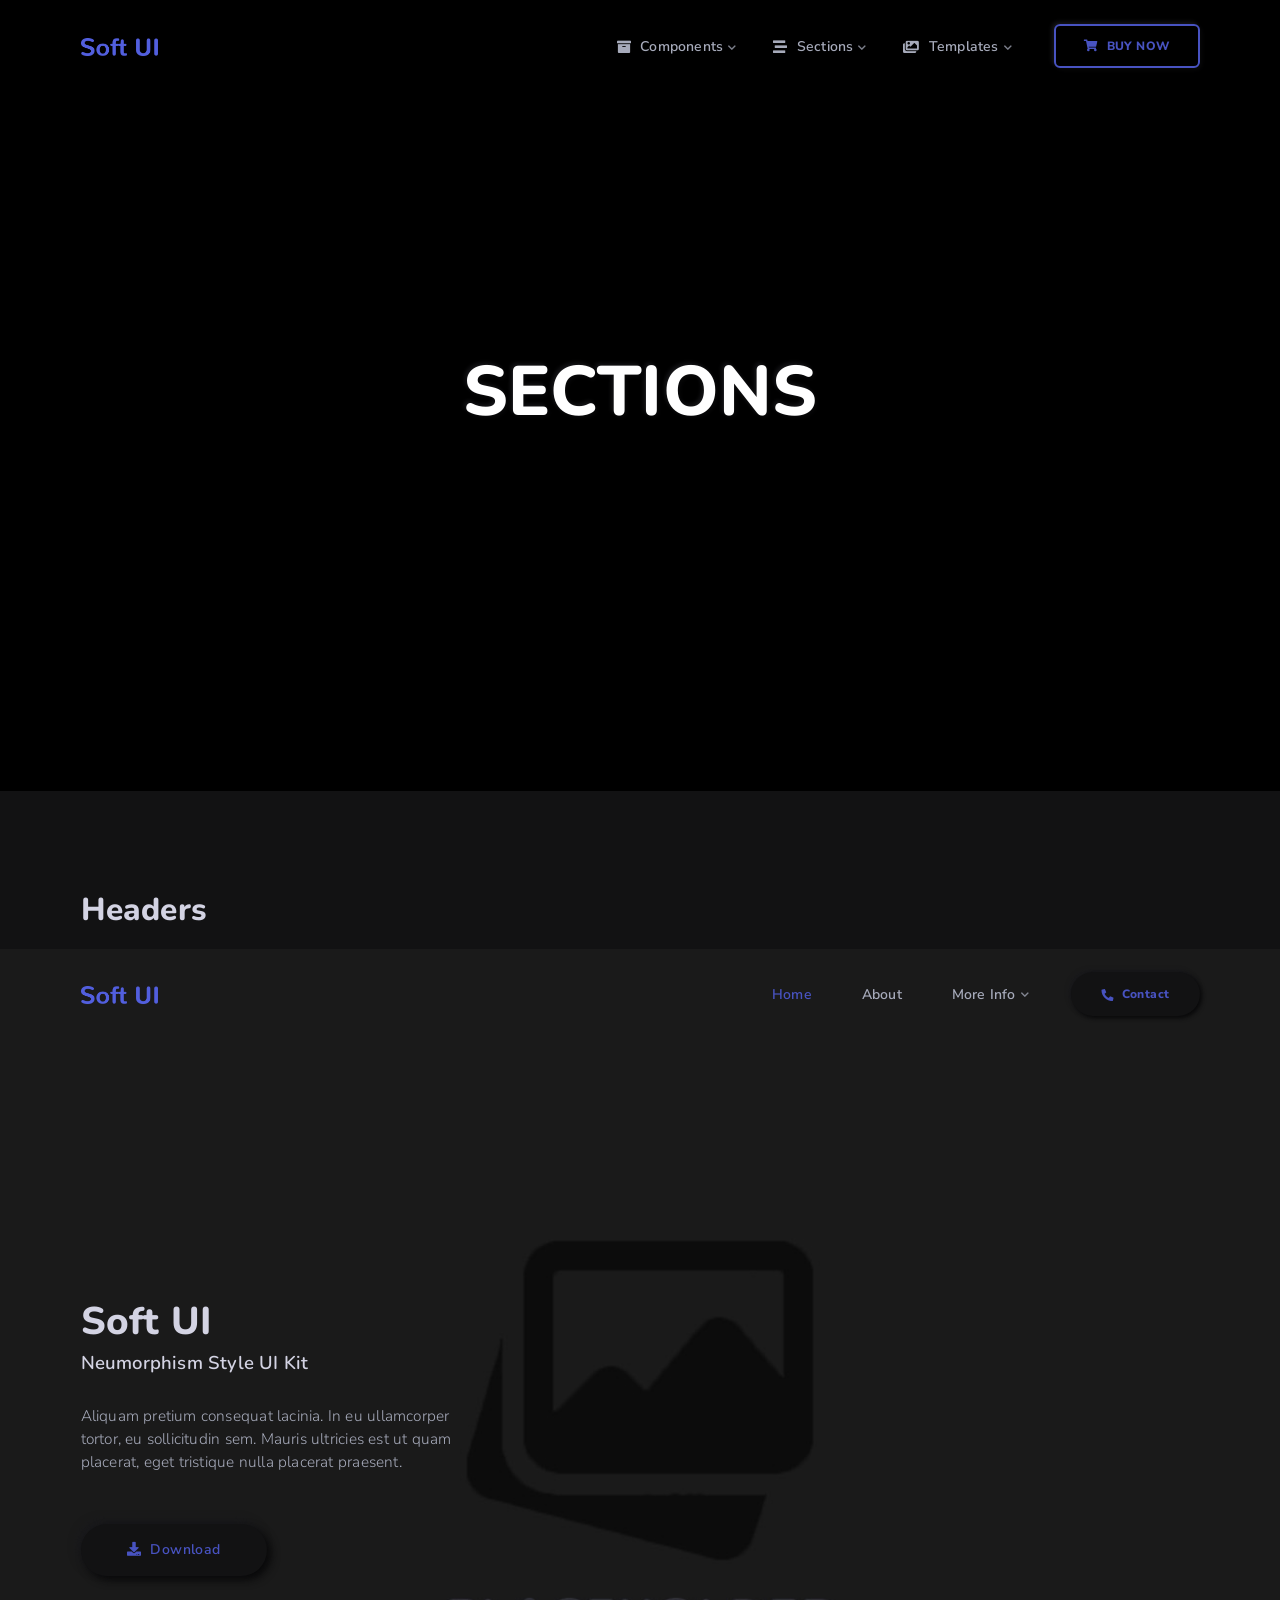
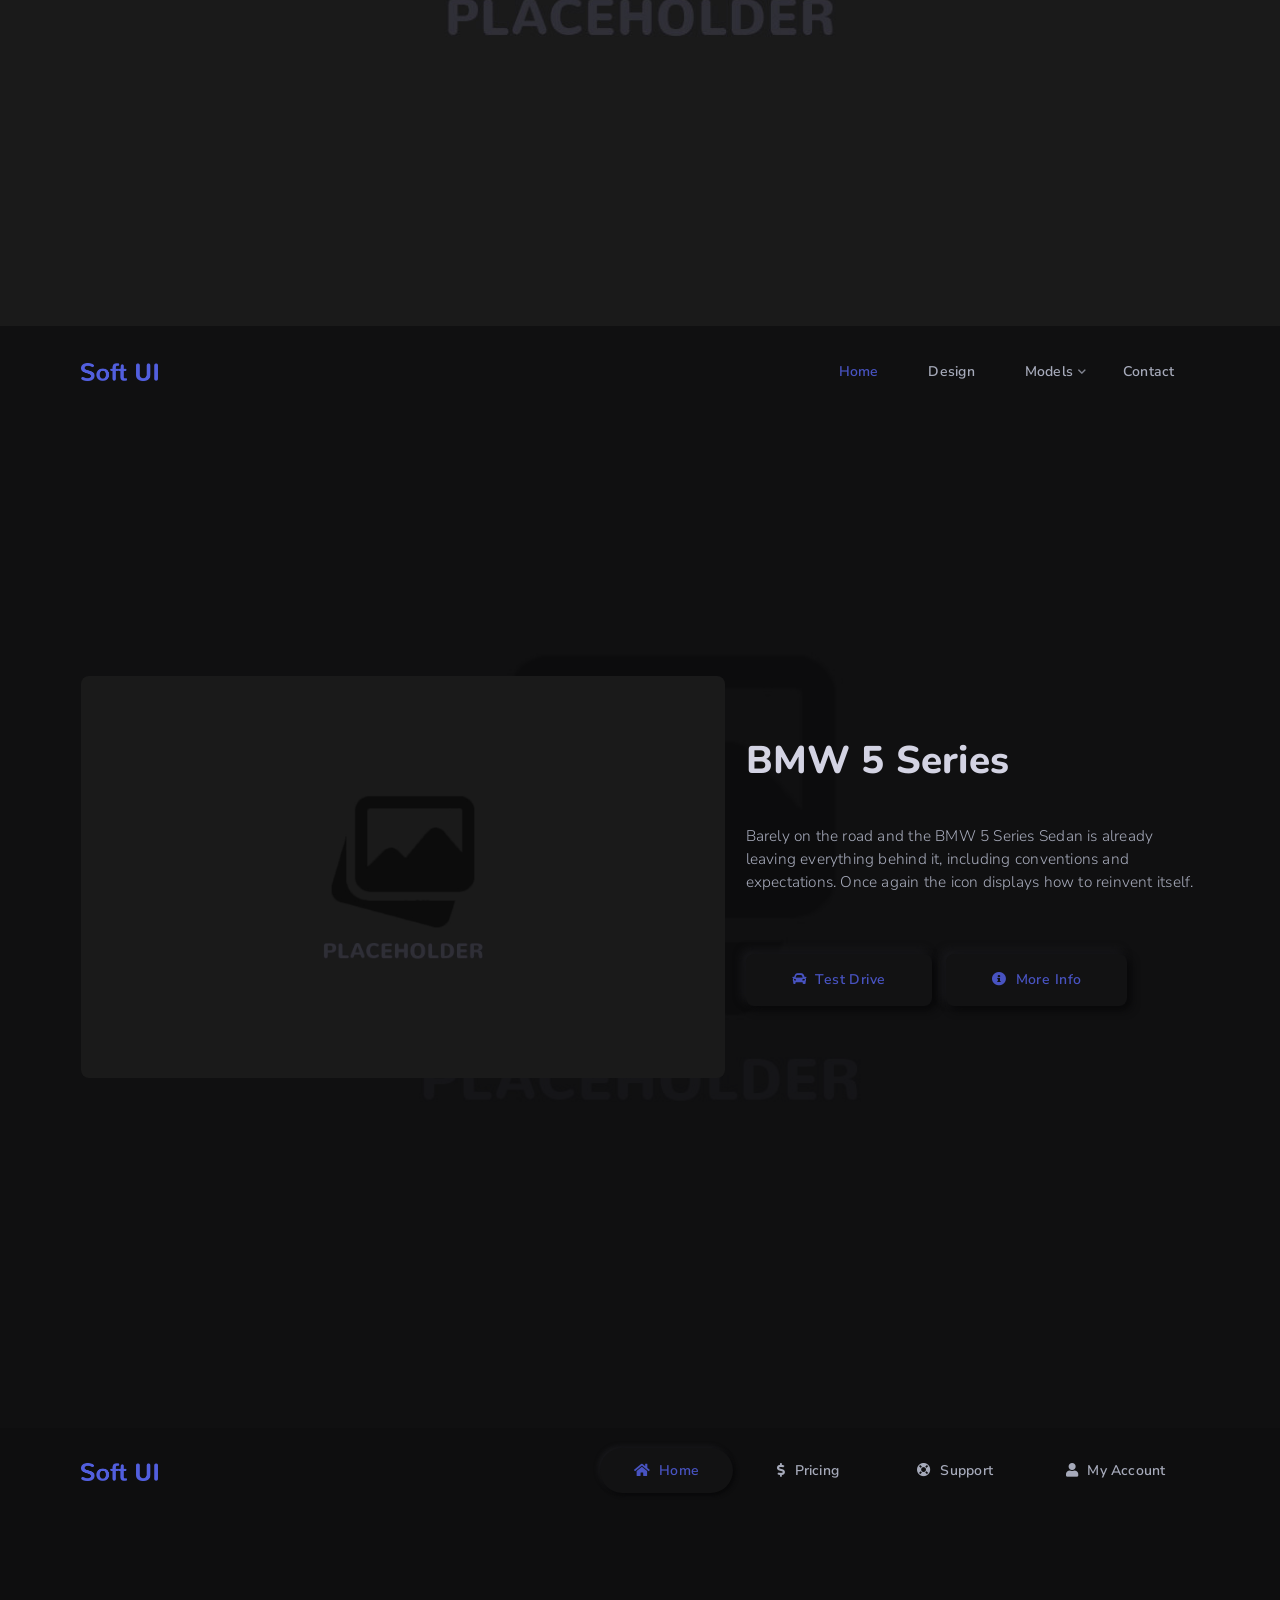
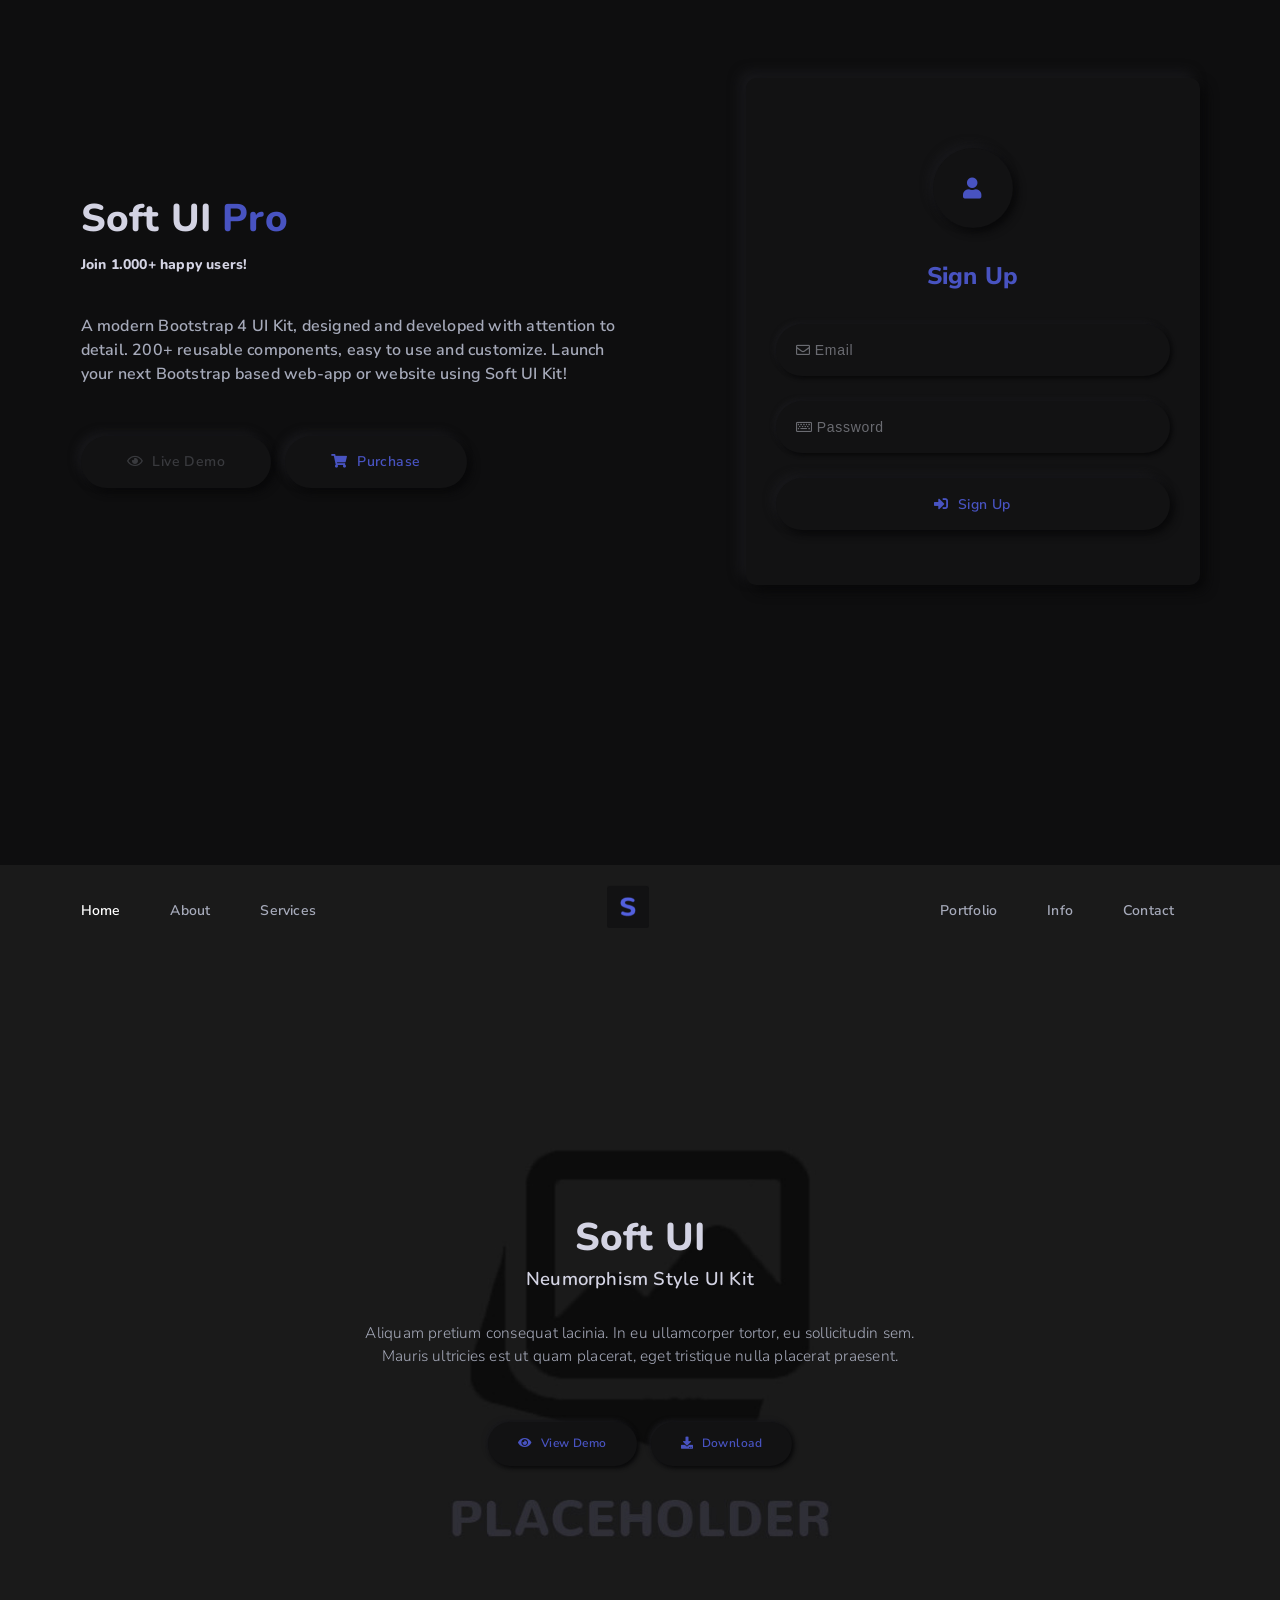
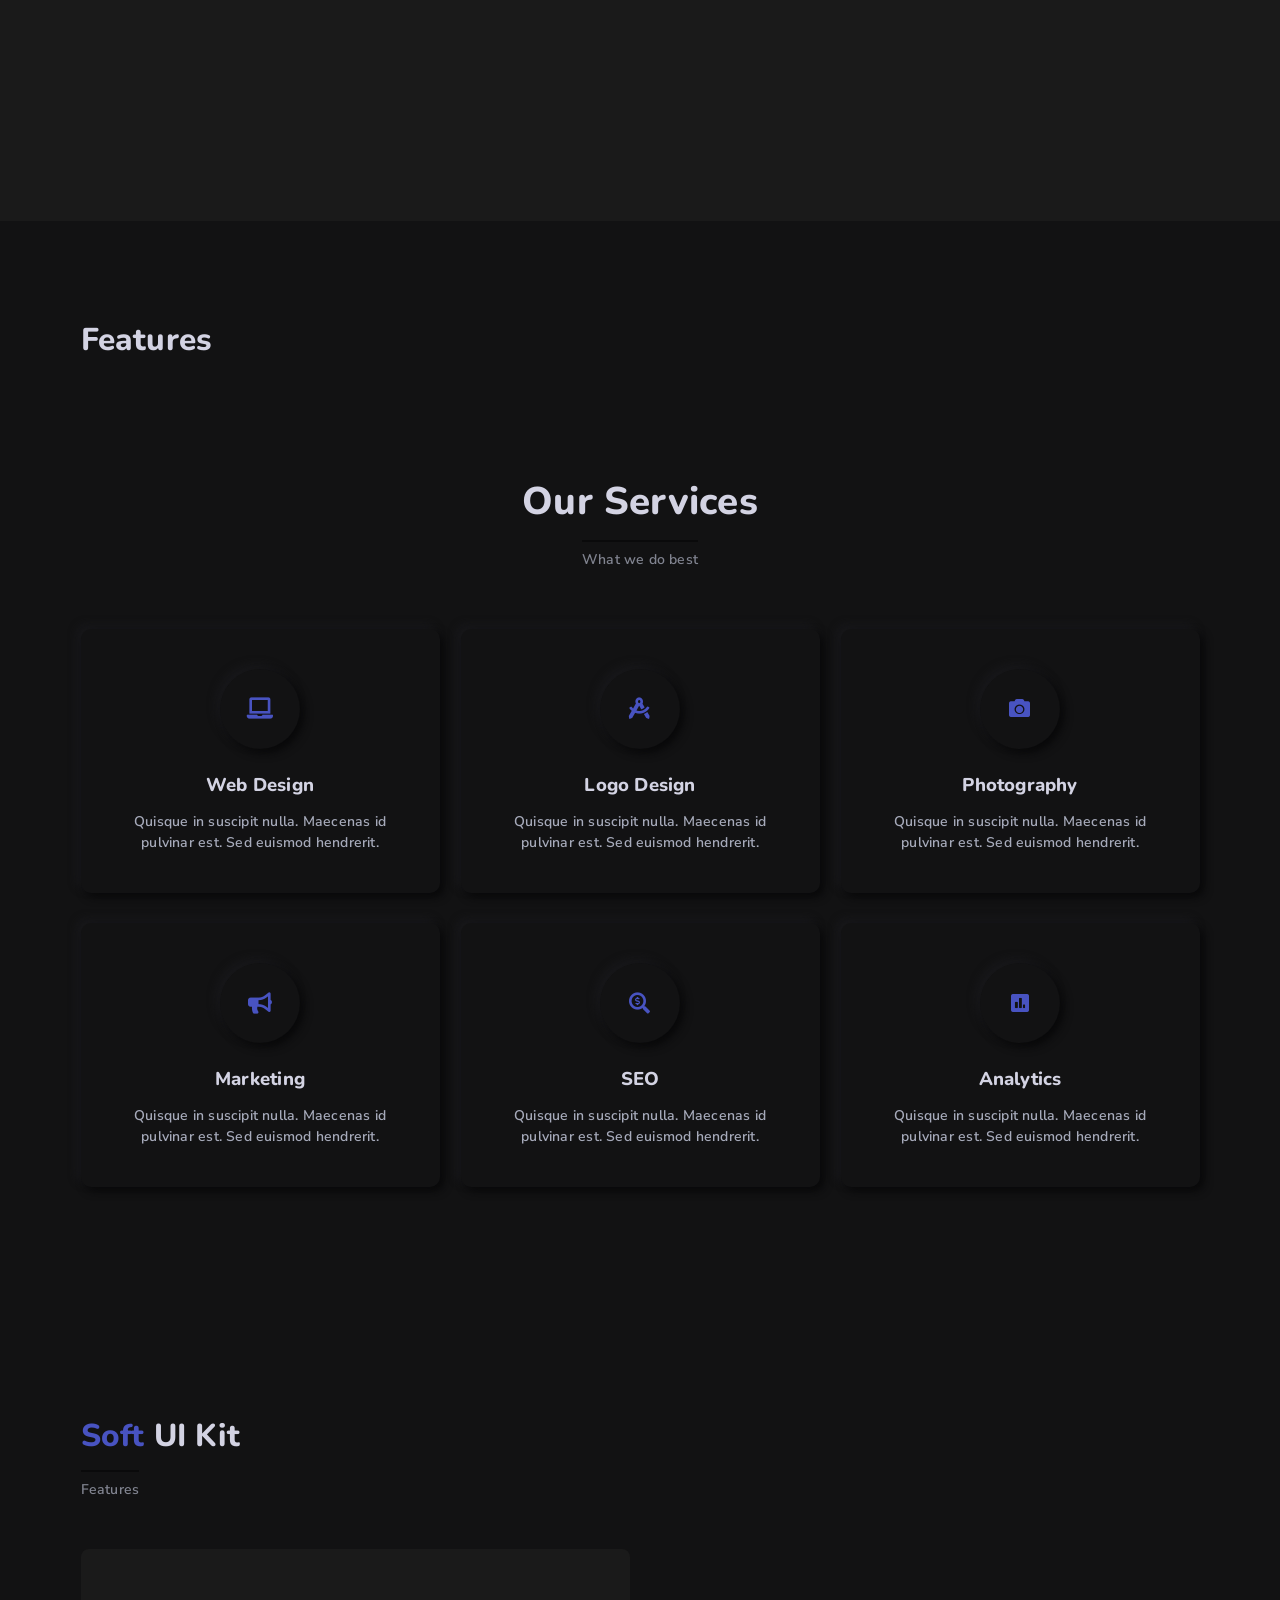
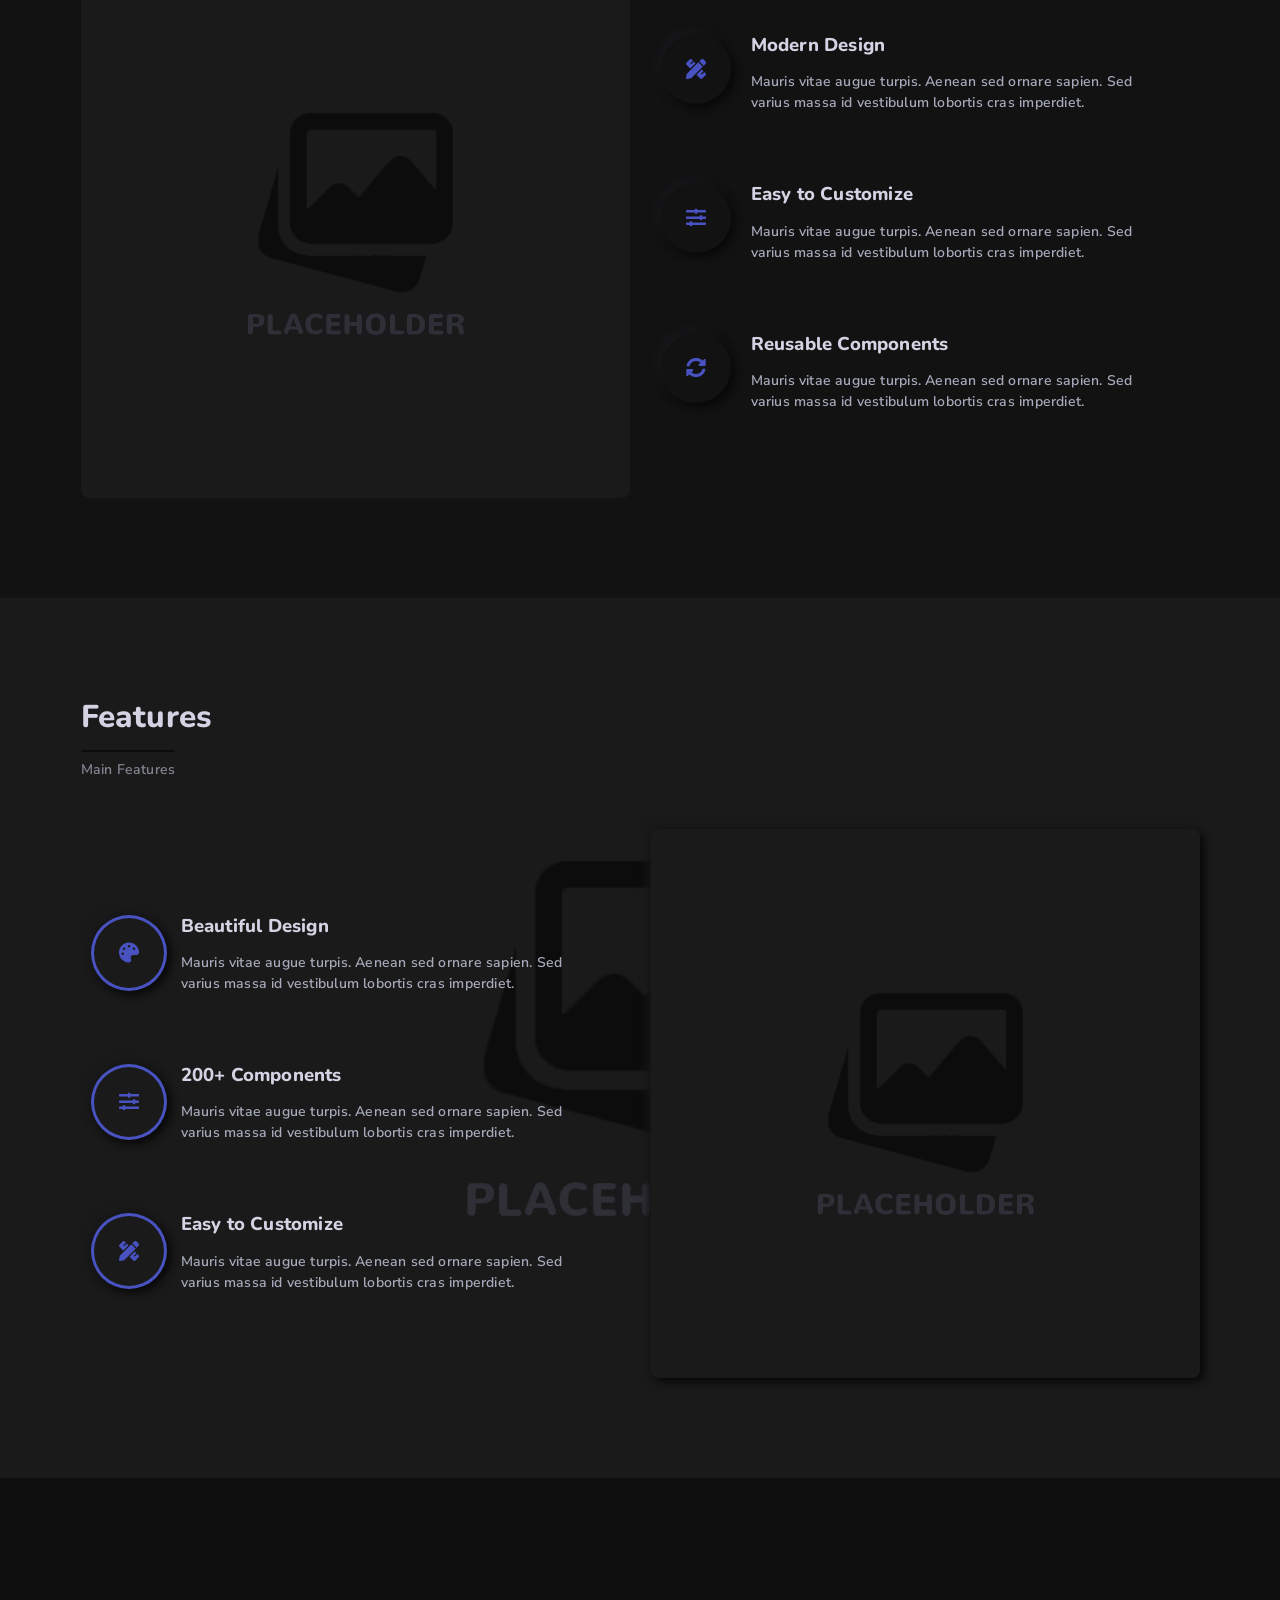
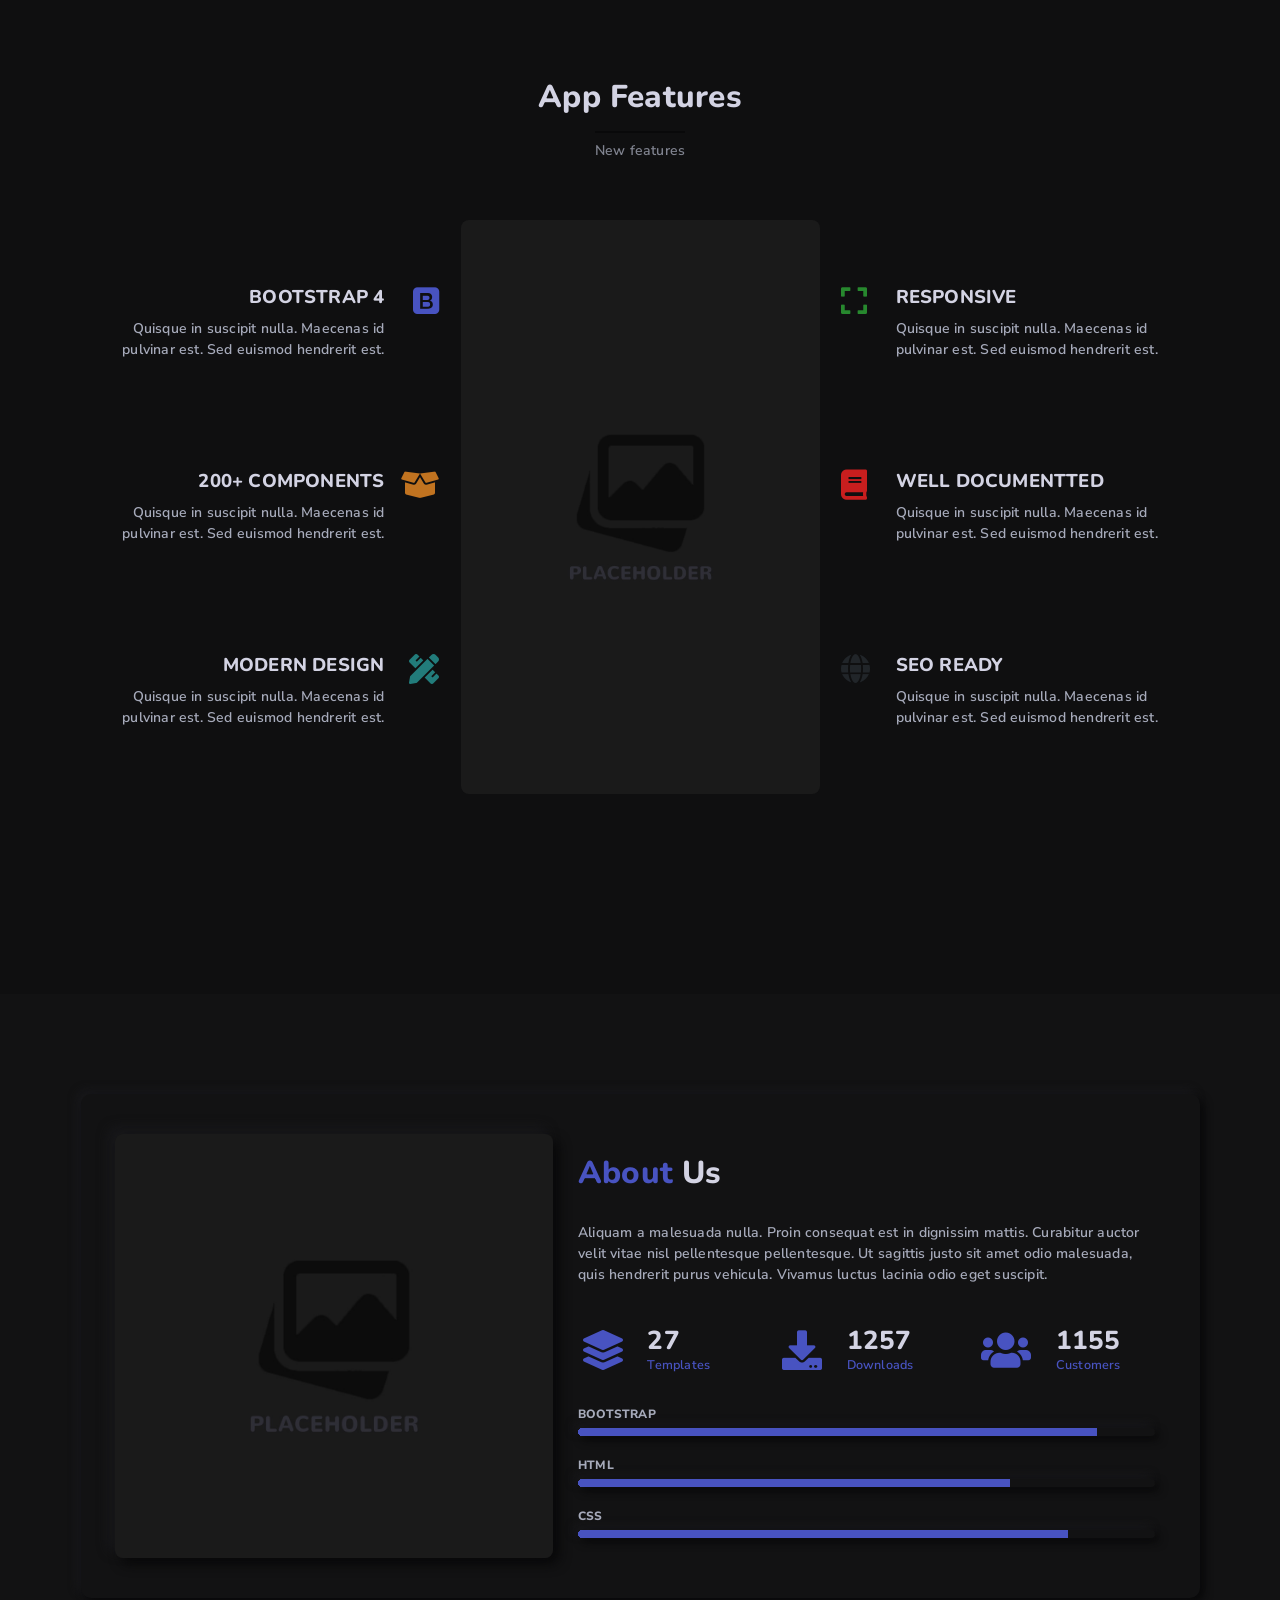
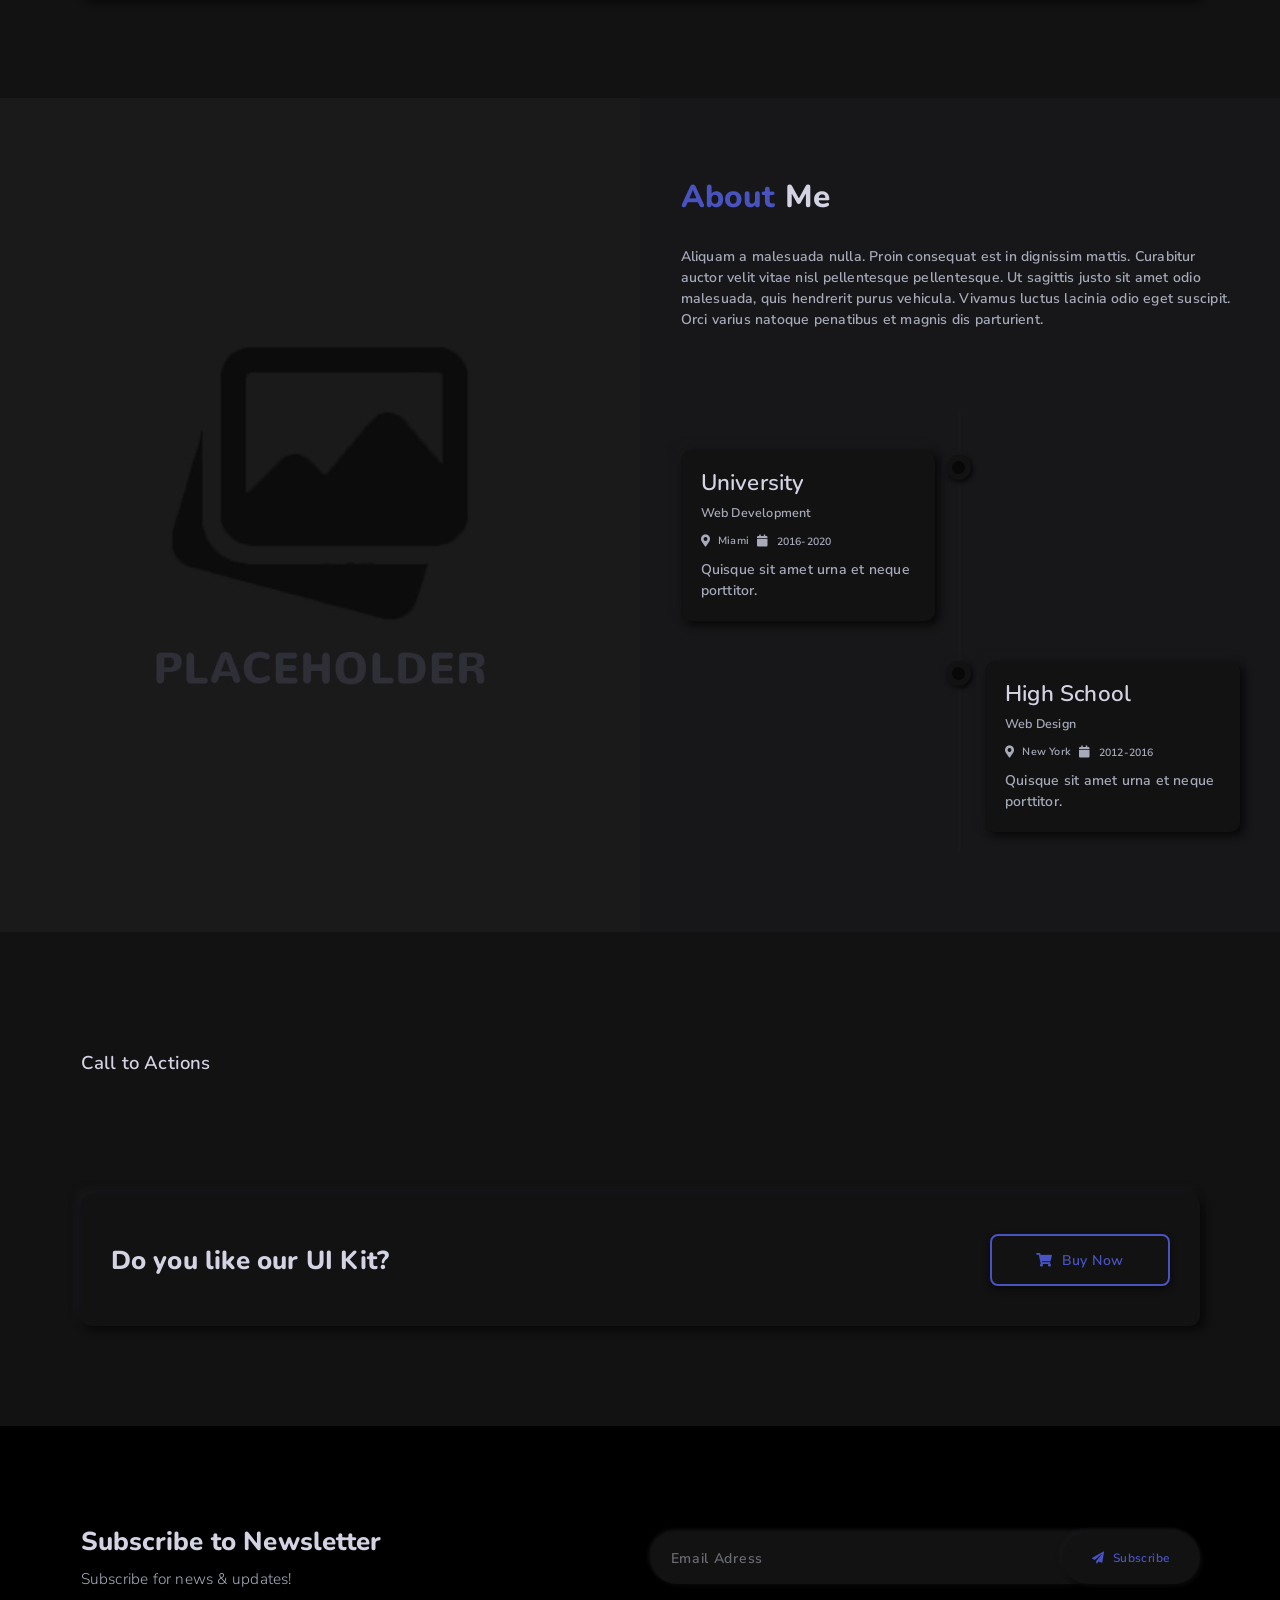
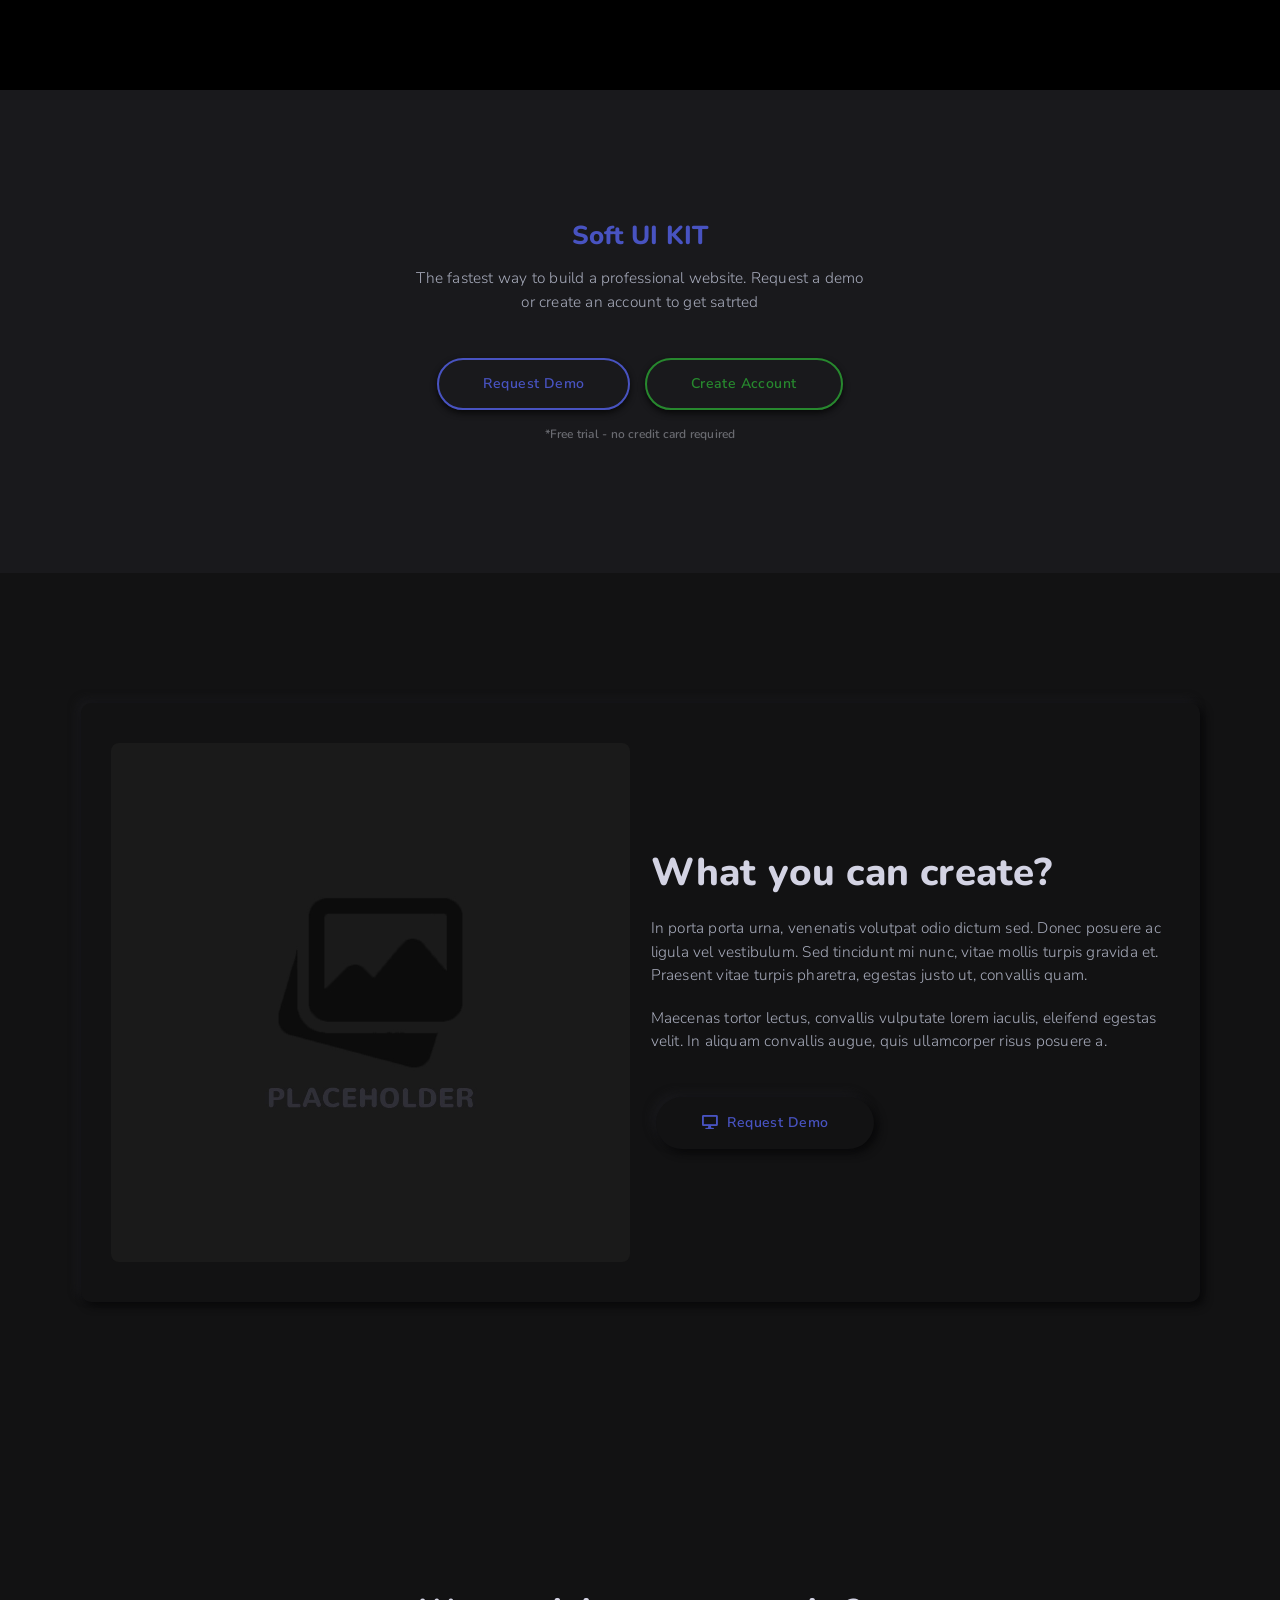
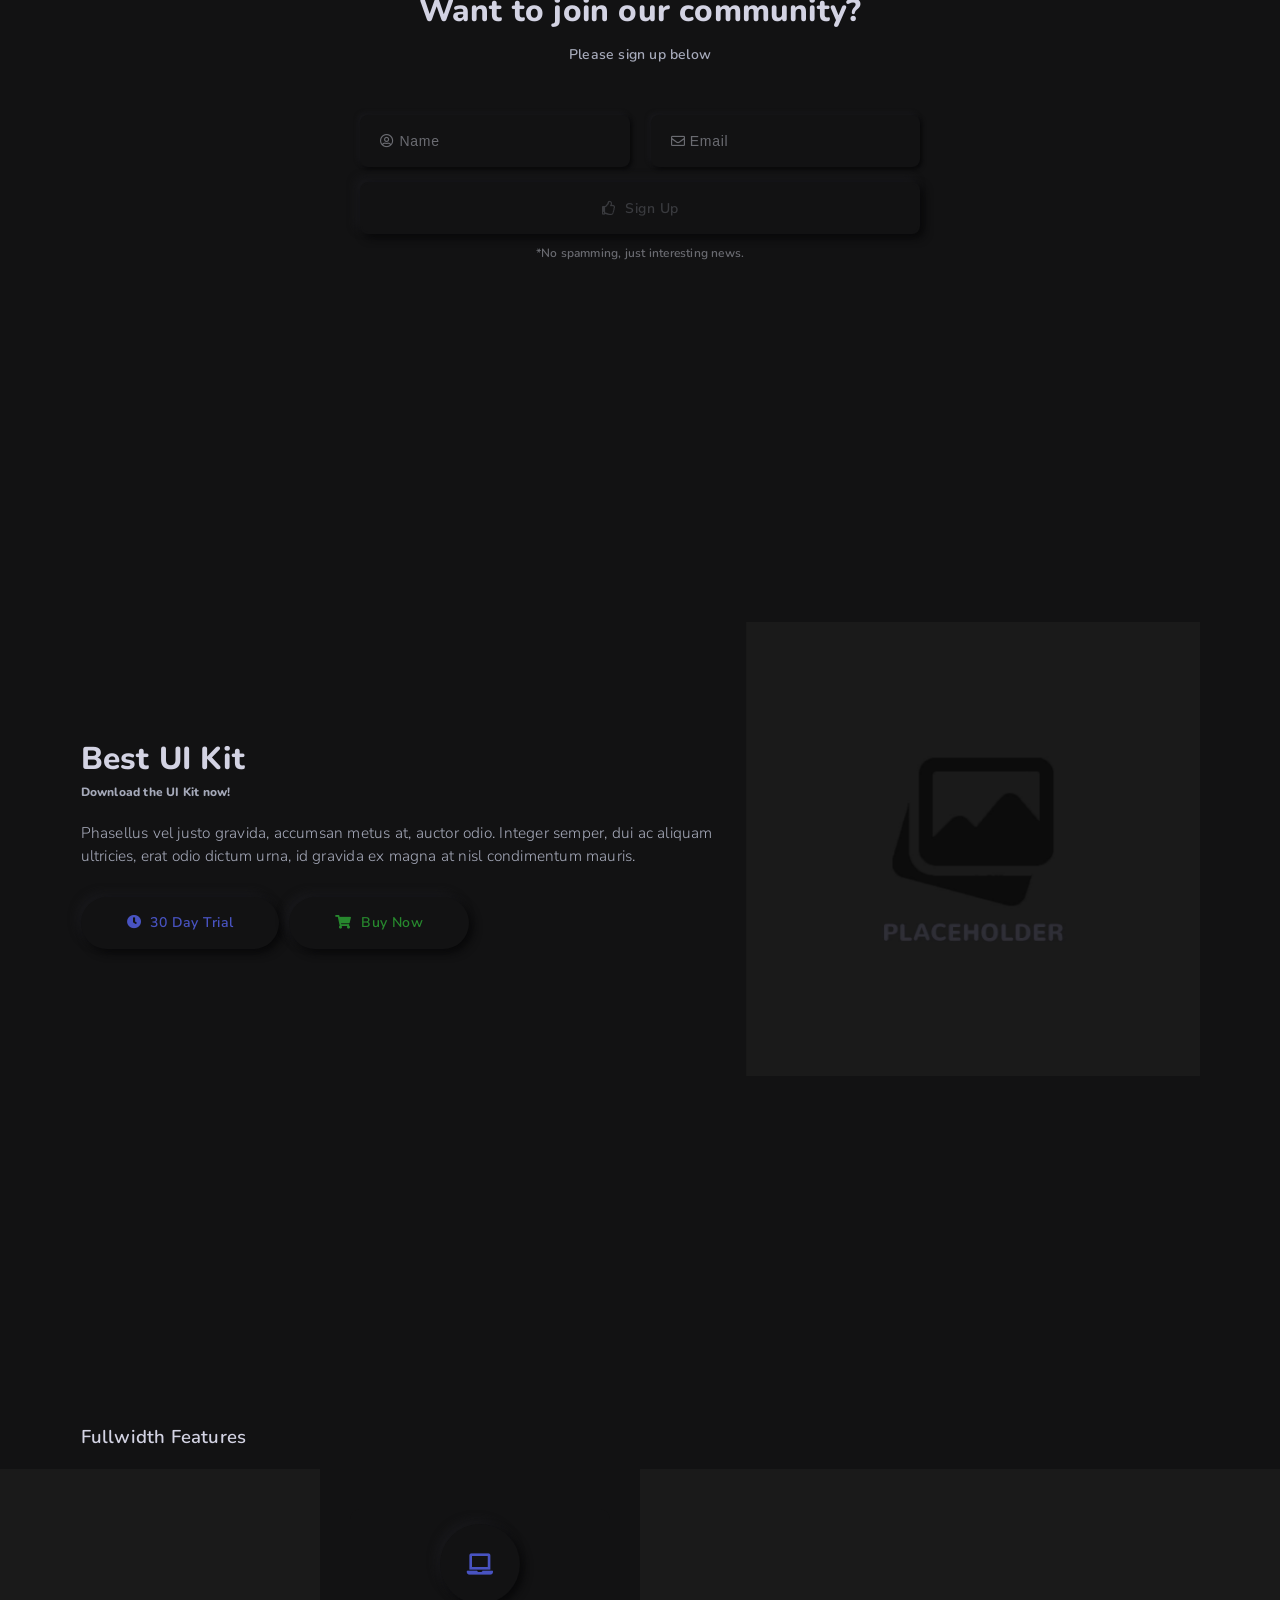
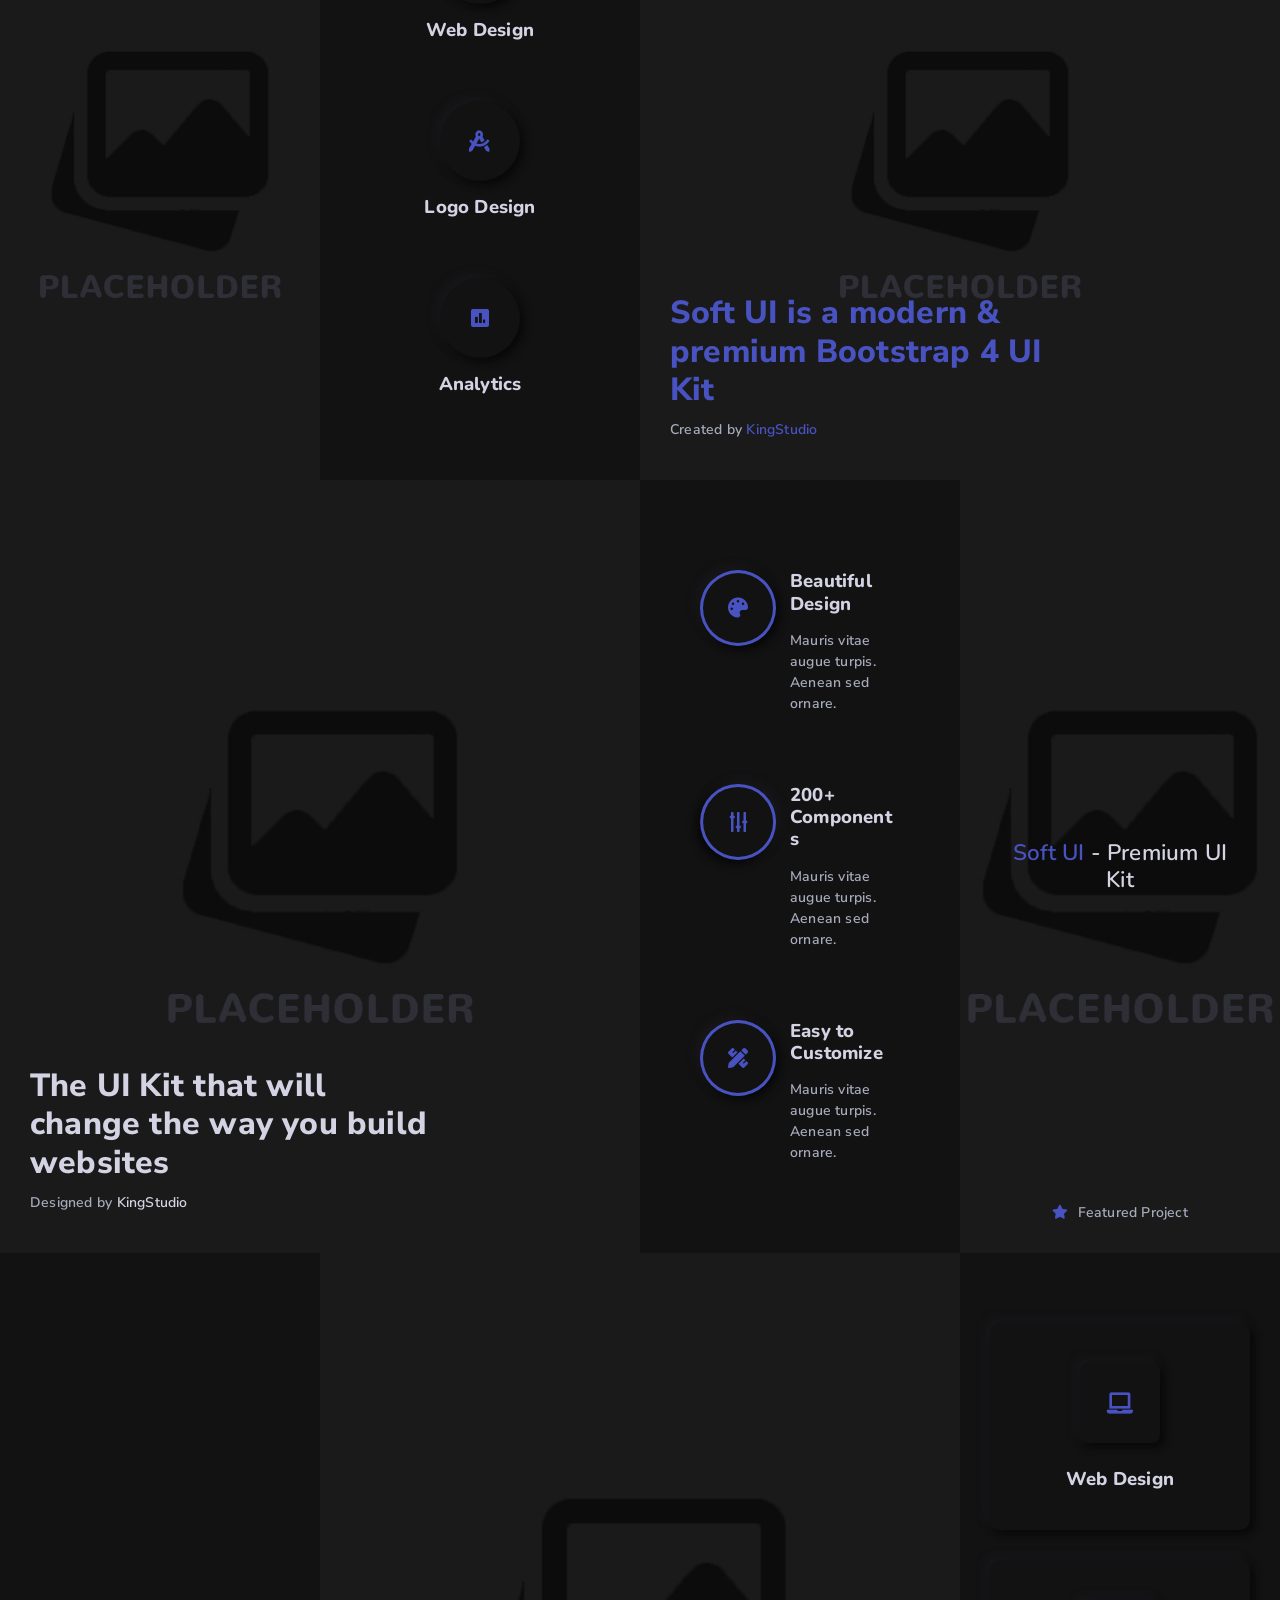
<file: LoginRegister/src/main/webapp/resources/dark-ui/sections.html>
<!DOCTYPE html>
<html lang="en">

<head>
    <!-- Meta -->
    <meta charset="utf-8">
    <meta http-equiv="X-UA-Compatible" content="IE=edge">
    <meta name="viewport" content="width=device-width, initial-scale=1, shrink-to-fit=no">
    <meta name="description" content="Soft UI - Neumorphism Style UI Kit">
    <meta name="author" content="kingstudio.ro">
    <!-- Favicon -->
    <link rel="icon" href="assets/images/favicon.png">
    <!-- Site Title -->
    <title>Soft UI - Neumorphism Style UI Kit</title>
    <!-- Bootstrap 4 core CSS -->
    <link href="assets/css/bootstrap.min.css" rel="stylesheet">
    <!-- Custom Styles -->
    <link href="assets/css/nouislider.css" rel="stylesheet">
    <link href="assets/css/animate.css" rel="stylesheet">
    <link href="assets/css/owl.carousel.min.css" rel="stylesheet">
    <link href="assets/css/style.css" rel="stylesheet">
    <link href="assets/css/magnific-popup.css" rel="stylesheet">
    <!-- Fonts -->
    <link href="https://fonts.googleapis.com/css2?family=Nunito:wght@300;600;800&display=swap" rel="stylesheet">
    <link href="https://fonts.googleapis.com/css2?family=Nunito+Sans:wght@300;600;800&display=swap" rel="stylesheet">
    <link href="assets/css/fontawesome-all.min.css" rel="stylesheet" type="text/css">
</head>

<body>

    <div id="preloader">
        <div class="preloader">
            <span></span>
            <span></span>
        </div>
    </div>

    <div id="top">
    </div><!-- / top -->

    <nav class="navbar navbar-expand-lg navbar-inverse has-sticky-logo main-nav fixed-top">
        <div class="sticky-nav-activate fixed-top"></div>
        <div class="container">
            <a class="navbar-brand" href="index.html"><img src="assets/images/logo.png" alt=""></a>
            <a class="navbar-brand sticky-logo" href="index.html"><img src="assets/images/logo.png" alt=""></a>
            <button class="navbar-toggler collapsed" type="button" data-bs-toggle="collapse" data-bs-target="#navbar-toggle" aria-controls="navbar-toggle" aria-expanded="false" aria-label="Toggle navigation">
                <span class="icon-bar top-bar"></span>
                <span class="icon-bar middle-bar"></span>
                <span class="icon-bar bottom-bar"></span>
                <span class="sr-only">Toggle navigation</span>
            </button><!-- / navbar-toggler -->

            <div class="collapse navbar-collapse" id="navbar-toggle">
                <ul class="navbar-nav ml-auto">
                    <li class="nav-item dropdown">
                        <a class="nav-link dropdown-toggle" href="#x" id="dropdown" data-bs-toggle="dropdown" aria-haspopup="true" aria-expanded="false"><i class="fas fa-archive mr-5 fs-14 va-middle"></i> <span class="va-middle">Components</span></a>
                        <div class="dropdown-menu" aria-labelledby="dropdown">
                            <a class="dropdown-item" href="components.html#basic"><i class="fas fa-box-open mr-5"></i> <span>Basic Components</span></a>
                            <a class="dropdown-item" href="components.html#navigation"><i class="fas fa-bars mr-5"></i> <span>Navigation</span></a>
                            <a class="dropdown-item" href="components.html#forms"><i class="fas fa-file-alt mr-5"></i> <span>Forms</span></a>
                            <a class="dropdown-item" href="components.html#cards"><i class="far fa-square mr-5"></i> <span>Cards</span></a>
                            <a class="dropdown-item" href="components.html#extras"><i class="fas fa-heart mr-5"></i> <span>Extras</span></a>
                        </div><!-- / dropdown-menu -->
                    </li><!-- / dropdown -->
                    <li class="nav-item dropdown">
                        <a class="nav-link dropdown-toggle" href="#x" id="dropdown-sections" data-bs-toggle="dropdown" aria-haspopup="true" aria-expanded="false"><i class="fas fa-stream mr-5 fs-14 va-middle"></i> <span class="va-middle">Sections</span></a>
                        <div class="dropdown-menu mega-menu two-columns" aria-labelledby="dropdown-sections">
                            <div class="row">
                                <div class="col-lg-6 sub-menu">
                                    <a class="dropdown-item smooth-scroll" href="#headers"><i class="fas fa-window-maximize mr-5"></i> <span>Headers</span></a>
                                    <a class="dropdown-item smooth-scroll" href="#features"><i class="fas fa-star mr-5"></i> <span>Features</span></a>
                                    <a class="dropdown-item smooth-scroll" href="#projects"><i class="fas fa-briefcase mr-5"></i> <span>Projects</span></a>
                                    <a class="dropdown-item smooth-scroll" href="#posts"><i class="fas fa-list-alt mr-5"></i> <span>Posts</span></a>
                                    <a class="dropdown-item smooth-scroll" href="#teams"><i class="fas fa-users mr-5"></i> <span>Teams</span></a>
                                </div><!-- / sub-menu -->
                                <div class="col-lg-6 sub-menu">
                                    <a class="dropdown-item smooth-scroll" href="#testimonials"><i class="fas fa-smile mr-5"></i> <span>Testimonials</span></a>
                                    <a class="dropdown-item smooth-scroll" href="#pricing"><i class="fas fa-dollar-sign mr-5"></i> <span>Pricing</span></a>
                                    <a class="dropdown-item smooth-scroll" href="#products"><i class="fas fa-tags mr-5"></i> <span>Products</span></a>
                                    <a class="dropdown-item smooth-scroll" href="#contacts"><i class="fas fa-address-card mr-5"></i> <span>Contacts</span></a>
                                    <a class="dropdown-item smooth-scroll" href="#footers"><i class="fas fa-copyright mr-5"></i> <span>Footers</span></a>
                                </div><!-- / sub-menu -->
                            </div><!-- / row -->
                        </div><!-- / dropdown-menu -->
                    </li><!-- / dropdown -->
                    <li class="nav-item dropdown">
                        <a class="nav-link dropdown-toggle" href="#x" id="dropdown-templates" data-bs-toggle="dropdown" aria-haspopup="true" aria-expanded="false"><i class="fas fa-images mr-5 fs-14 va-middle"></i> <span class="va-middle">Templates</span></a>
                        <div class="dropdown-menu mega-menu two-columns" aria-labelledby="dropdown-templates">
                            <div class="row">
                                <div class="col-lg-6 sub-menu">
                                    <a class="dropdown-item" href="templates/landing-page.html"><i class="fas fa-images mr-5"></i> <span>Landing Page</span></a>
                                    <a class="dropdown-item" href="templates/portfolio.html"><i class="fas fa-th-large mr-5"></i> <span>Portfolio</span></a>
                                    <a class="dropdown-item" href="templates/project.html"><i class="fas fa-briefcase mr-5"></i> <span>Project</span></a>
                                    <a class="dropdown-item" href="templates/blog.html"><i class="fas fa-list mr-5"></i> <span>Blog</span></a>
                                    <a class="dropdown-item" href="templates/post.html"><i class="fas fa-pencil-alt mr-5"></i> <span>Post</span></a>
                                </div><!-- / sub-menu -->
                                <div class="col-lg-6 sub-menu">
                                    <a class="dropdown-item" href="templates/ecommerce.html"><i class="fas fa-shopping-cart mr-5"></i> <span>eCommerce</span></a>
                                    <a class="dropdown-item" href="templates/product.html"><i class="fas fa-tag mr-5"></i> <span>Product</span></a>
                                    <a class="dropdown-item" href="templates/404.html"><i class="fas fa-unlink mr-5"></i> <span>404 Page</span></a>
                                    <a class="dropdown-item" href="templates/login-register.html"><i class="fas fa-sign-in-alt mr-5"></i> <span>Sign In</span></a>
                                    <a class="dropdown-item" href="templates/account.html"><i class="fas fa-user mr-5"></i> <span>Account</span></a>
                                </div><!-- / sub-menu -->
                            </div><!-- / row -->
                        </div><!-- / dropdown-menu -->
                    </li><!-- / dropdown -->
                </ul><!-- / navbar-nav -->

                <ul class="navbar-button p-0 m-0 ml-30">
                    <li class="nav-item">
                        <a href="https://wrapbootstrap.com/user/KingStudio" class="btn btn-sm btn-outline-primary" target="_blank"><i class="fas fa-shopping-cart fs-12 mr-5"></i> <span>BUY NOW</span></a>
                    </li>
                </ul>
            </div><!-- / navbar-collapse -->
        </div><!-- / container -->
    </nav><!-- / navbar -->

    <header class="xxl bg-black text-center dark">
        <div class="container">
            <h1 class="page-title">SECTIONS</h1>
        </div><!-- / container -->
    </header>

    <div class="main-container">
        <div class="pt-100" id="headers">
            <div class="container">
                <h3 class="mb-20">Headers</h3>
            </div><!-- / container -->
            <header class="xxl bg-img" style="background-image: url(assets/images/placeholder.jpg)">
                <nav class="navbar navbar-expand-lg navbar-inverse absolute top-0 left-0 right-0">
                    <div class="container">
                        <a class="navbar-brand" href="#x"><img src="assets/images/logo.png" alt=""></a>
                        
                        <button class="navbar-toggler collapsed" type="button" data-bs-toggle="collapse" data-bs-target="#navbar-toggle1" aria-controls="navbar-toggle1" aria-expanded="false" aria-label="Toggle navigation">
                            <span class="icon-bar top-bar"></span>
                            <span class="icon-bar middle-bar"></span>
                            <span class="icon-bar bottom-bar"></span>
                            <span class="sr-only">Toggle navigation</span>
                        </button><!-- / navbar-toggler -->

                        <div class="collapse navbar-collapse" id="navbar-toggle1">
                            <ul class="navbar-nav ml-auto">
                                <li class="nav-item">
                                    <a class="nav-link active" href="#x">Home</a>
                                </li>
                                <li class="nav-item">
                                    <a class="nav-link" href="#x">About</a>
                                </li>
                                <li class="nav-item dropdown">
                                    <a class="nav-link dropdown-toggle" href="#x" id="dropdown1" data-bs-toggle="dropdown" aria-haspopup="true" aria-expanded="false">More Info</a>
                                    <div class="dropdown-menu" aria-labelledby="dropdown1">
                                        <a class="dropdown-item" href="#x">Action</a>
                                        <a class="dropdown-item" href="#x">Another Action</a>
                                        <a class="dropdown-item" href="#x">Something else here</a>
                                        <div class="dropdown-divider"></div>
                                        <a class="dropdown-item" href="#x">Separated link</a>
                                    </div><!-- / dropdown-menu -->
                                </li><!-- / dropdown -->
                            </ul><!-- / navbar-nav -->

                            <ul class="navbar-button p-0 m-0 ml-30">
                                <li class="nav-item">
                                    <a href="#x" class="btn btn-sm btn-primary pill"><i class="fas fa-phone fa-rotate-90 fs-12 va-middle mr-5"></i> <span>Contact</span></a>
                                </li>
                            </ul>
                        </div><!-- / navbar-collapse -->
                    </div><!-- / container -->
                </nav><!-- / navbar -->
                <div class="container">
                    <div class="row">
                        <div class="col-md-6">
                            <h2 class="page-title">Soft UI</h2>
                            <h6 class="mb-30">Neumorphism Style UI Kit</h6>
                            <p class="lead mb-50 w-70">Aliquam pretium consequat lacinia. In eu ullamcorper tortor, eu sollicitudin sem. Mauris ultricies est ut quam placerat, eget tristique nulla placerat praesent.</p>
                            <a href="#x" class="btn btn-primary pill"><i class="fas fa-download mr-5"></i> <span>Download</span></a>
                        </div><!-- / column -->
                        <div class="col-md-6">
                        </div><!-- / column -->
                    </div><!-- / row -->
                </div><!-- / container -->
            </header>

            <header class="xxl bg-img" style="background-image: url(assets/images/placeholder.jpg)">
                <div class="overlay-lighter"></div>
                <nav class="navbar navbar-expand-lg navbar-inverse absolute top-0 left-0 right-0">
                    <div class="container">
                        <a class="navbar-brand" href="#x"><img src="assets/images/logo.png" alt=""></a>
                        
                        <button class="navbar-toggler collapsed menu-text" type="button" data-bs-toggle="collapse" data-bs-target="#navbar-toggle2" aria-controls="navbar-toggle2" aria-expanded="false" aria-label="Toggle navigation">
                            <span class="icon-bar top-bar"></span>
                            <span class="icon-bar middle-bar"></span>
                            <span class="icon-bar bottom-bar"></span>
                            <span class="sr-only">Toggle navigation</span>
                        </button><!-- / navbar-toggler -->

                        <div class="collapse navbar-collapse" id="navbar-toggle2">
                            <ul class="navbar-nav ml-auto">
                                <li class="nav-item">
                                    <a class="nav-link active" href="#x">Home</a>
                                </li>
                                <li class="nav-item">
                                    <a class="nav-link" href="#x">Design</a>
                                </li>
                                <li class="nav-item dropdown">
                                    <a class="nav-link dropdown-toggle" href="#x" id="dropdown2" data-bs-toggle="dropdown" aria-haspopup="true" aria-expanded="false">Models</a>
                                    <div class="dropdown-menu mega-menu two-columns" aria-labelledby="dropdown2">
                                        <div class="row">
                                            <div class="col-lg-6 sub-menu">
                                                <a class="dropdown-item" href="#x">1 Series</a>
                                                <a class="dropdown-item" href="#x">2 Series</a>
                                                <a class="dropdown-item" href="#x">3 Series</a>
                                                <a class="dropdown-item" href="#x">4 Series</a>
                                            </div><!-- / sub-menu -->
                                            <div class="col-lg-6 sub-menu">
                                                <a class="dropdown-item" href="#x">5 Series</a>
                                                <a class="dropdown-item" href="#x">6 Series</a>
                                                <a class="dropdown-item" href="#x">7 Series</a>
                                                <a class="dropdown-item" href="#x">8 Series</a>
                                            </div><!-- / sub-menu -->
                                        </div><!-- / row -->
                                    </div><!-- / dropdown-menu -->
                                </li><!-- / dropdown -->
                                <li class="nav-item">
                                    <a class="nav-link" href="#x">Contact</a>
                                </li>
                            </ul><!-- / navbar-nav -->
                        </div><!-- / navbar-collapse -->
                    </div><!-- / container -->
                </nav><!-- / navbar -->
                <div class="container">
                    <div class="row v-center">
                        <div class="col-lg-7 tablet-lg-top-30">
                            <img src="assets/images/placeholder.jpg" alt="" class="rounded">
                        </div><!-- / column -->

                        <div class="col-lg-5 tablet-lg-top-30">
                            <h2 class="page-title secondary-font mb-40">BMW 5 Series</h2>
                            <p class="lead mb-50 tablet-lg-top">Barely on the road and the BMW 5 Series Sedan is already leaving everything behind it, including conventions and expectations. Once again the icon displays how to reinvent itself.</p>
                            <a href="#x" class="btn btn-primary m-10 ml-0"><i class="fas fa-car mr-5"></i> Test Drive</a>
                            <a href="#x" class="btn btn-primary"><i class="fas fa-info-circle mr-5"></i> More Info</a>
                        </div><!-- / column -->
                    </div><!-- / row -->
                </div><!-- / container -->
            </header>

            <header class="xl bg-img bg-fixed" style="background-image: url(assets/images/placeholder.jpg)">
                <div class="overlay-lighter"></div>
                <nav class="navbar navbar-expand-lg navbar-inverse custom-menu menu-pills absolute top-0 left-0 right-0">
                    <div class="container">
                        <a class="navbar-brand" href="#x"><img src="assets/images/logo.png" alt=""></a>
                        
                        <button class="navbar-toggler collapsed" type="button" data-bs-toggle="collapse" data-bs-target="#navbar-toggle-pills" aria-controls="navbar-toggle-pills" aria-expanded="false" aria-label="Toggle navigation">
                            <span class="icon-bar top-bar"></span>
                            <span class="icon-bar middle-bar"></span>
                            <span class="icon-bar bottom-bar"></span>
                            <span class="sr-only">Toggle navigation</span>
                        </button><!-- / navbar-toggler -->

                        <div class="collapse navbar-collapse" id="navbar-toggle-pills">
                            <ul class="navbar-nav ml-auto">
                                <li class="nav-item">
                                    <a class="nav-link active" href="#x"><i class="fas fa-home mr-5"></i> <span>Home</span></a>
                                </li>
                                <li class="nav-item">
                                    <a class="nav-link" href="#x"><i class="fas fa-dollar-sign mr-5"></i> <span>Pricing</span></a>
                                </li>
                                <li class="nav-item">
                                    <a class="nav-link mr-0" href="#x"><i class="fas fa-life-ring mr-5"></i> <span>Support</span></a>
                                </li>
                                <li class="nav-item">
                                    <a class="nav-link mr-0" href="#x"><i class="fas fa-user mr-5"></i> <span>My Account</span></a>
                                </li>
                            </ul><!-- / navbar-nav -->
                        </div><!-- / navbar-collapse -->
                    </div><!-- / container -->
                </nav><!-- / navbar -->
                <div class="container">
                    <div class="row v-center">
                        <div class="col-lg-6 tablet-lg-top-30">
                            <h2 class="page-title mb-15">Soft UI <span class="text-primary">Pro</span></h2>
                            <h6 class="secondary-font fs-14 fw-bold mb-40">Join 1.000+ happy users!</h6>
                            <p class="fs-16 mb-40 tablet-lg-top">A modern Bootstrap 4 UI Kit, designed and developed with attention to detail. 200+ reusable components, easy to use and customize. Launch your next Bootstrap based web-app or website using Soft UI Kit!</p>
                            <a href="#x" class="btn btn-dark pill m-10 ml-0"><i class="far fa-eye mr-5"></i> Live Demo</a>
                            <a href="#x" class="btn btn-primary pill"><i class="fas fa-shopping-cart mr-5"></i> Purchase</a>
                        </div><!-- / column -->

                        <div class="col-lg-5 offset-lg-1">
                            <div class="card">
                                <div class="card-body">
                                    <div class="promo-big promo-icon-bg circle m-y-30 ml-auto mr-auto raised-sm">
                                        <i class="fas fa-user promo-icon text-primary"></i>
                                    </div><!-- / promo-icon -->
                                    <p class="text-center fs-24 fw-bold mb-30 text-primary">Sign Up</p>
                                    <form class="validation-inner" id="login-form4" novalidate="novalidate">
                                        <div class="form-group">
                                            <input type="email" class="form-control pill mb-10" name="usernameLogin4" placeholder="&#xf0e0; Email" style="font-family:'Font Awesome 5 Free', sans-serif !important; font-weight: 400">
                                        </div><!-- / form-group -->

                                        <div class="form-group">
                                            <input type="password" class="form-control pill mb-10" name="passwordLogin4" placeholder="&#xf11c; Password" required style="font-family:'Font Awesome 5 Free', sans-serif !important; font-weight: 400">
                                        </div><!-- / form-group -->

                                        <button type="submit" class="btn btn-primary pill d-block w-100 mb-15"><i class="fas fa-sign-in-alt mr-5"></i> Sign Up</button>
                                    </form>
                                </div><!-- / card-body -->
                            </div><!-- / card -->
                        </div><!-- / column -->
                    </div><!-- / row -->
                </div><!-- / container -->
            </header>

            <header class="xxl bg-img" style="background-image: url(assets/images/placeholder.jpg)">
                <nav class="navbar navbar-expand-lg navbar-inverse absolute top-0 left-0 right-0 custom-menu split-menu">
                    <div class="container">
                        <button class="navbar-toggler collapsed" type="button" data-bs-toggle="collapse" data-bs-target="#navbar-toggle-split-left" aria-controls="navbar-toggle-split-left" aria-expanded="false" aria-label="Toggle navigation">
                            <span class="icon-bar top-bar"></span>
                            <span class="icon-bar middle-bar"></span>
                            <span class="icon-bar bottom-bar"></span>
                            <span class="sr-only">Toggle navigation</span>
                        </button><!-- / navbar-toggler -->

                        <a class="navbar-brand mobile-brand m-auto" href="#x"><img src="assets/images/favicon.png" alt=""></a>

                        <button class="navbar-toggler collapsed" type="button" data-bs-toggle="collapse" data-bs-target="#navbar-toggle-split-right" aria-controls="navbar-toggle-split-right" aria-expanded="false" aria-label="Toggle navigation">
                            <span class="icon-bar top-bar"></span>
                            <span class="icon-bar middle-bar"></span>
                            <span class="icon-bar bottom-bar"></span>
                            <span class="sr-only">Toggle navigation</span>
                        </button><!-- / navbar-toggler -->

                        <div class="collapse navbar-collapse" id="navbar-toggle-split-left">
                            <ul class="navbar-nav mr-auto">
                                <li class="nav-item">
                                    <a class="nav-link active text-white pl-0" href="#x">Home</a>
                                </li>
                                <li class="nav-item">
                                    <a class="nav-link" href="#x">About</a>
                                </li>
                                <li class="nav-item">
                                    <a class="nav-link" href="#x">Services</a>
                                </li>
                            </ul><!-- / navbar-nav -->
                        </div><!-- / navbar-collapse -->

                        <a class="navbar-brand m-auto" href="#x"><img src="assets/images/favicon.png" alt=""></a>

                        <div class="collapse navbar-collapse" id="navbar-toggle-split-right">
                            <ul class="navbar-nav ml-auto">
                                <li class="nav-item">
                                    <a class="nav-link" href="#x">Portfolio</a>
                                </li>
                                <li class="nav-item">
                                    <a class="nav-link" href="#x">Info</a>
                                </li>
                                <li class="nav-item">
                                    <a class="nav-link" href="#x">Contact</a>
                                </li>
                            </ul><!-- / navbar-nav -->
                        </div><!-- / navbar-collapse -->
                    </div><!-- / container -->
                </nav><!-- / split-navbar -->
                <div class="container text-center">
                    <h2 class="page-title">Soft UI</h2>
                    <h6 class="mb-30">Neumorphism Style UI Kit</h6>
                    <p class="lead mb-50 w-50 m-x-auto">Aliquam pretium consequat lacinia. In eu ullamcorper tortor, eu sollicitudin sem. Mauris ultricies est ut quam placerat, eget tristique nulla placerat praesent.</p>
                    <a href="#x" class="btn btn-sm btn-primary pill m-5"><i class="fas fa-eye mr-5"></i> <span>View Demo</span></a>
                    <a href="#x" class="btn btn-sm btn-primary pill m-5"><i class="fas fa-download mr-5"></i> <span>Download</span></a>
                </div><!-- / container -->
            </header>
        </div><!-- / headers -->

        <div class="pt-100" id="features">
            <div class="container">
                <h3 class="mb-20">Features</h3>
            </div><!-- / container -->
            <section class="lg">
                <div class="container">
                    <div class="section-title-area text-center mb-60">
                        <h2 class="section-title">Our Services</h2>
                        <h5 class="section-sub-title">What we do best</h5>
                    </div><!-- / section-title-area -->
                    <div class="row">
                        <div class="col-sm-6 col-lg-4">
                            <div class="promo-box promo-center">
                                 <div class="promo-container-big">
                                    <div class="promo-big promo-icon-bg circle b-0 mb-25 raised-sm">
                                        <i class="fas fa-laptop promo-icon text-primary"></i>
                                    </div><!-- / promo-icon-bg -->
                                    <h6 class="box-title mb-15">Web Design</h6>
                                    <p class="box-description">Quisque in suscipit nulla. Maecenas id pulvinar est. Sed euismod hendrerit.</p>
                                </div><!-- / promo-container -->
                            </div><!-- / promo-box -->
                        </div><!-- / column -->

                        <div class="col-sm-6 col-lg-4">
                            <div class="promo-box promo-center">
                                 <div class="promo-container-big">
                                    <div class="promo-big promo-icon-bg circle b-0 mb-25 raised-sm">
                                        <i class="fas fa-drafting-compass promo-icon text-primary"></i>
                                    </div><!-- / promo-icon-bg -->
                                    <h6 class="box-title mb-15">Logo Design</h6>
                                    <p class="box-description">Quisque in suscipit nulla. Maecenas id pulvinar est. Sed euismod hendrerit.</p>
                                </div><!-- / promo-container -->
                            </div><!-- / promo-box -->
                        </div><!-- / column -->

                        <div class="col-sm-6 col-lg-4">
                            <div class="promo-box promo-center">
                                 <div class="promo-container-big">
                                    <div class="promo-big promo-icon-bg circle b-0 mb-25 raised-sm">
                                        <i class="fas fa-camera promo-icon text-primary"></i>
                                    </div><!-- / promo-icon-bg -->
                                    <h6 class="box-title mb-15">Photography</h6>
                                    <p class="box-description">Quisque in suscipit nulla. Maecenas id pulvinar est. Sed euismod hendrerit.</p>
                                </div><!-- / promo-container -->
                            </div><!-- / promo-box -->
                        </div><!-- / column -->

                        <div class="col-sm-6 col-lg-4">
                            <div class="promo-box promo-center">
                                 <div class="promo-container-big">
                                    <div class="promo-big promo-icon-bg circle b-0 mb-25 raised-sm">
                                        <i class="fas fa-bullhorn promo-icon text-primary"></i>
                                    </div><!-- / promo-icon-bg -->
                                    <h6 class="box-title mb-15">Marketing</h6>
                                    <p class="box-description">Quisque in suscipit nulla. Maecenas id pulvinar est. Sed euismod hendrerit.</p>
                                </div><!-- / promo-container -->
                            </div><!-- / promo-box -->
                        </div><!-- / column -->

                        <div class="col-sm-6 col-lg-4">
                            <div class="promo-box promo-center">
                                 <div class="promo-container-big">
                                    <div class="promo-big promo-icon-bg circle b-0 mb-25 raised-sm">
                                        <i class="fas fa-search-dollar promo-icon text-primary"></i>
                                    </div><!-- / promo-icon-bg -->
                                    <h6 class="box-title mb-15">SEO</h6>
                                    <p class="box-description">Quisque in suscipit nulla. Maecenas id pulvinar est. Sed euismod hendrerit.</p>
                                </div><!-- / promo-container -->
                            </div><!-- / promo-box -->
                        </div><!-- / column -->

                        <div class="col-sm-6 col-lg-4">
                            <div class="promo-box promo-center">
                                 <div class="promo-container-big">
                                    <div class="promo-big promo-icon-bg circle b-0 mb-25 raised-sm">
                                        <i class="fas fa-poll promo-icon text-primary"></i>
                                    </div><!-- / promo-icon-bg -->
                                    <h6 class="box-title mb-15">Analytics</h6>
                                    <p class="box-description">Quisque in suscipit nulla. Maecenas id pulvinar est. Sed euismod hendrerit.</p>
                                </div><!-- / promo-container -->
                            </div><!-- / promo-box -->
                        </div><!-- / column -->
                    </div><!-- / row -->
                </div><!-- / container -->
            </section>

            <section class="lg">
                <div class="container">
                    <div class="section-title-area mb-50">
                        <h3 class="section-title"><span class="text-primary">Soft</span> UI Kit</h3>
                        <h5 class="section-sub-title">Features</h5>
                    </div><!-- / section-title-area -->
                    <div class="row v-center">
                        <div class="col-lg-6 tablet-lg-top-30">
                            <img src="assets/images/placeholder-square.jpg" alt="" class="rounded">
                        </div><!-- / column -->

                        <div class="col-lg-6">
                            <div class="promo-box promo-left pt-0 pb-20 bg-transparent no-shadow">
                                <div class="promo-container pl-70">
                                    <p class="mb-50">
                                        <i class="promo-icon fas fa-pencil-ruler fs-20 p-25 left-10 raised-sm text-primary circle"></i>
                                    </p>
                                    <h6 class="box-title mb-15">Modern Design</h6>
                                    <p class="box-description">Mauris vitae augue turpis. Aenean sed ornare sapien. Sed varius massa id vestibulum lobortis cras imperdiet.</p>
                                </div><!-- / promo-container -->
                            </div><!-- / promo-box -->

                            <div class="promo-box promo-left pt-0 pb-20 bg-transparent no-shadow">
                                <div class="promo-container pl-70">
                                    <p class="mb-50">
                                        <i class="promo-icon fas fa-sliders-h fs-20 p-25 left-10 raised-sm text-primary circle"></i>
                                    </p>
                                    <h6 class="box-title mb-15">Easy to Customize</h6>
                                    <p class="box-description">Mauris vitae augue turpis. Aenean sed ornare sapien. Sed varius massa id vestibulum lobortis cras imperdiet.</p>
                                </div><!-- / promo-container -->
                            </div><!-- / promo-box -->

                            <div class="promo-box promo-left pt-0 pb-20 bg-transparent no-shadow">
                                <div class="promo-container pl-70">
                                    <p class="mb-50">
                                        <i class="promo-icon fas fa-sync-alt fs-20 p-25 left-10 raised-sm text-primary circle"></i>
                                    </p>
                                    <h6 class="box-title mb-15">Reusable Components</h6>
                                    <p class="box-description">Mauris vitae augue turpis. Aenean sed ornare sapien. Sed varius massa id vestibulum lobortis cras imperdiet.</p>
                                </div><!-- / promo-container -->
                            </div><!-- / promo-box -->
                        </div><!-- / column -->
                    </div><!-- / row -->
                </div><!-- / container -->
            </section>

            <section class="lg bg-img" style="background-image: url(assets/images/placeholder.jpg)">
                <div class="container">
                    <div class="section-title-area mb-50">
                        <h3 class="section-title">Features</h3>
                        <h5 class="section-sub-title">Main Features</h5>
                    </div><!-- / section-title-area -->
                    <div class="row v-center">
                        <div class="col-lg-6 tablet-lg-top-30">
                            <div class="promo-box promo-left pt-0 pb-20 bg-transparent no-shadow">
                                <div class="promo-container pl-70">
                                    <p class="mb-50">
                                        <i class="promo-icon fas fa-palette fs-20 p-25 left-10 raised-sm b-3 border-primary text-primary circle"></i>
                                    </p>
                                    <h6 class="box-title mb-15">Beautiful Design</h6>
                                    <p class="box-description">Mauris vitae augue turpis. Aenean sed ornare sapien. Sed varius massa id vestibulum lobortis cras imperdiet.</p>
                                </div><!-- / promo-container -->
                            </div><!-- / promo-box -->

                            <div class="promo-box promo-left pt-0 pb-20 bg-transparent no-shadow">
                                <div class="promo-container pl-70">
                                    <p class="mb-50">
                                        <i class="promo-icon fas fa-sliders-h fs-20 p-25 left-10 raised-sm b-3 border-primary text-primary circle"></i>
                                    </p>
                                    <h6 class="box-title mb-15">200+ Components</h6>
                                    <p class="box-description">Mauris vitae augue turpis. Aenean sed ornare sapien. Sed varius massa id vestibulum lobortis cras imperdiet.</p>
                                </div><!-- / promo-container -->
                            </div><!-- / promo-box -->

                            <div class="promo-box promo-left pt-0 pb-20 bg-transparent no-shadow">
                                <div class="promo-container pl-70">
                                    <p class="mb-50">
                                        <i class="promo-icon fas fa-pencil-ruler fs-20 p-25 left-10 raised-sm b-3 border-primary text-primary circle"></i>
                                    </p>
                                    <h6 class="box-title mb-15">Easy to Customize</h6>
                                    <p class="box-description">Mauris vitae augue turpis. Aenean sed ornare sapien. Sed varius massa id vestibulum lobortis cras imperdiet.</p>
                                </div><!-- / promo-container -->
                            </div><!-- / promo-box -->
                        </div><!-- / column -->

                        <div class="col-lg-6">
                            <img src="assets/images/placeholder-square.jpg" alt="" class="rounded raised-sm">
                        </div><!-- / column -->
                    </div><!-- / row -->
                </div><!-- / container -->
            </section>

            <section class="xl">
                <div class="overlay-light"></div>
                <div class="section-title-area text-center mb-60 relative z-index-1">
                    <h3 class="section-title secondary-font">App Features</h3>
                    <h5 class="section-sub-title">New features</h5>
                </div><!-- / section-title-area -->
                <div class="container">
                    <div class="row v-center">
                        <div class="col-lg-4 tablet-lg-top-30">
                            <div class="promo-box promo-right text-right bg-transparent mb-30 no-shadow">
                                <div class="promo-container pr-25">
                                    <i class="fab fa-bootstrap promo-icon fs-30 d-block mb-25 right-0 text-primary"></i>
                                    <h6 class="box-title mb-10 text-hover primary-hover">BOOTSTRAP 4</h6>
                                    <p class="box-description">Quisque in suscipit nulla. Maecenas id pulvinar est. Sed euismod hendrerit est.</p>
                                </div><!-- / promo-container -->
                            </div><!-- / promo-box -->

                            <div class="promo-box promo-right text-right bg-transparent mb-30 no-shadow">
                                <div class="promo-container pr-25">
                                    <i class="fas fa-box-open promo-icon fs-30 d-block mb-25 right-0 text-warning"></i>
                                    <h6 class="box-title mb-10 text-hover warning-hover">200+ COMPONENTS</h6>
                                    <p class="box-description">Quisque in suscipit nulla. Maecenas id pulvinar est. Sed euismod hendrerit est.</p>
                                </div><!-- / promo-container -->
                            </div><!-- / promo-box -->

                            <div class="promo-box promo-right text-right bg-transparent mb-0 no-shadow">
                                <div class="promo-container pr-25">
                                    <i class="fas fa-pencil-ruler promo-icon fs-30 d-block mb-25 right-0 text-info"></i>
                                    <h6 class="box-title mb-10 text-hover info-hover">MODERN DESIGN</h6>
                                    <p class="box-description">Quisque in suscipit nulla. Maecenas id pulvinar est. Sed euismod hendrerit est.</p>
                                </div><!-- / promo-container -->
                            </div><!-- / promo-box -->
                        </div><!-- / column -->

                        <div class="col-lg-4 tablet-lg-top-30">
                            <img src="assets/images/placeholder-tall.jpg" alt="" class="rounded relative">
                        </div><!-- / column -->

                        <div class="col-lg-4">
                            <div class="promo-box promo-left bg-transparent mb-30 no-shadow">
                                <div class="promo-container pl-25">
                                    <i class="fas fa-expand promo-icon fs-30 d-block mb-25 left-0 text-success"></i>
                                    <h6 class="box-title mb-10 text-hover success-hover">RESPONSIVE</h6>
                                    <p class="box-description">Quisque in suscipit nulla. Maecenas id pulvinar est. Sed euismod hendrerit est.</p>
                                </div><!-- / promo-container -->
                            </div><!-- / promo-box -->

                            <div class="promo-box promo-left bg-transparent mb-30 no-shadow">
                                <div class="promo-container pl-25">
                                    <i class="fas fa-book promo-icon fs-30 d-block mb-25 left-0 text-danger"></i>
                                    <h6 class="box-title mb-10 text-hover danger-hover">WELL DOCUMENTTED</h6>
                                    <p class="box-description">Quisque in suscipit nulla. Maecenas id pulvinar est. Sed euismod hendrerit est.</p>
                                </div><!-- / promo-container -->
                            </div><!-- / promo-box -->

                            <div class="promo-box promo-left bg-transparent mb-0 no-shadow">
                                <div class="promo-container pl-25">
                                    <i class="fas fa-globe promo-icon fs-30 d-block mb-25 left-0 text-dark"></i>
                                    <h6 class="box-title mb-10">SEO READY</h6>
                                    <p class="box-description">Quisque in suscipit nulla. Maecenas id pulvinar est. Sed euismod hendrerit est.</p>
                                </div><!-- / promo-container -->
                            </div><!-- / promo-box -->
                        </div><!-- / column -->
                    </div><!-- / row -->
                </div><!-- / container -->
            </section>

            <section class="lg">
                <div class="container">
                    <div class="box-w-image promo-box pl-45 pr-45 mb-0">
                        <div class="row">
                            <div class="col-md-5 bg-img box-bg-image tablet-top-30 rounded raised" style="background-image: url(assets/images/placeholder.jpg); min-height:360px"><p class="mb-0"></p>
                            </div><!-- / box-bg-image -->
                            <div class="col-md-7 col-md-offset-5">
                                <div class="box-description pl-15 p-y-20">
                                    <h3 class="mb-30 fw-bold"><span class="text-primary">About</span> Us</h3>
                                    <p class="mb-40">Aliquam a malesuada nulla. Proin consequat est in dignissim mattis. Curabitur auctor velit vitae nisl pellentesque pellentesque. Ut sagittis justo sit amet odio malesuada, quis hendrerit purus vehicula. Vivamus luctus lacinia odio eget suscipit.</p>
                                    <div class="row">
                                        <div class="col-md-4 mb-30">
                                            <i class="fas fa-layer-group fs-40 d-inline-block va-middle m-5 mr-20 text-primary"></i>
                                            <div class="d-inline-block va-middle">
                                                <h4 class="timer mb-0 va-middle" id="count-one" data-to="27" data-speed="1500">27</h4>
                                                <p class="mb-0 text-sm text-primary">Templates</p>
                                            </div><!-- / d-inline-block -->
                                        </div><!-- / column -->
                                        <div class="col-md-4 mb-30">
                                            <i class="fas fa-download fs-40 d-inline-block va-middle m-5 mr-20 text-primary"></i>
                                            <div class="d-inline-block va-middle">
                                                <h4 class="timer mb-0 va-middle" id="count-two" data-to="1257" data-speed="3000">1957</h4>
                                                <p class="mb-0 text-sm text-primary">Downloads</p>
                                            </div><!-- / d-inline-block -->
                                        </div><!-- / column -->
                                        <div class="col-md-4 mb-30">
                                            <i class="fas fa-users fs-40 d-inline-block va-middle m-5 mr-20 text-primary"></i>
                                            <div class="d-inline-block va-middle">
                                                <h4 class="timer mb-0 va-middle" id="count-three" data-to="1155" data-speed="4500">1155</h4>
                                                <p class="mb-0 text-sm text-primary">Customers</p>
                                            </div><!-- / d-inline-block -->
                                        </div><!-- / column -->
                                    </div><!-- /row -->

                                    <p class="fw-bold fs-12 mb-5">BOOTSTRAP</p>
                                    <div class="progress">
                                        <div class="progress-bar bg-primary animated fadeInLeft second" role="progressbar" style="width: 90%;" aria-valuenow="90" aria-valuemin="0" aria-valuemax="100"></div>
                                    </div><!-- / progress -->

                                    <p class="fw-bold fs-12 mb-5">HTML</p>
                                    <div class="progress">
                                        <div class="progress-bar bg-primary animated fadeInLeft fourth" role="progressbar" style="width: 75%" aria-valuenow="75" aria-valuemin="0" aria-valuemax="100"></div>
                                    </div><!-- / progress -->

                                    <p class="fw-bold fs-12 mb-5">CSS</p>
                                    <div class="progress mb-0">
                                        <div class="progress-bar bg-primary animated fadeInLeft sixth" role="progressbar" style="width: 85%;" aria-valuenow="85" aria-valuemin="0" aria-valuemax="100"></div>
                                    </div><!-- / progress -->
                                </div><!-- / box-description -->
                            </div><!-- / column -->
                        </div><!-- / row -->
                    </div><!-- box-w-image -->
                </div><!-- / container -->
            </section>

            <section class="p-0">
                <div class="container-fluid">
                    <div class="row">
                        <div class="col-lg-6 bg-img box-bg-image" style="background-image: url(assets/images/placeholder.jpg); min-height:360px"><p class="mb-0"></p>
                        </div><!-- / box-bg-image -->
                        <div class="col-lg-6 col-md-offset-5 bg-dark-grey">
                            <div class="box-description p-x-30 p-y-80">
                                <h3 class="mb-30 fw-bold"><span class="text-primary">About</span> Me</h3>
                                <p class="mb-80">Aliquam a malesuada nulla. Proin consequat est in dignissim mattis. Curabitur auctor velit vitae nisl pellentesque pellentesque. Ut sagittis justo sit amet odio malesuada, quis hendrerit purus vehicula. Vivamus luctus lacinia odio eget suscipit. Orci varius natoque penatibus et magnis dis parturient.</p>
                                <ul class="timeline">
                                    <li class="timeline">
                                        <div class="timeline-badge"></div>
                                        <div class="timeline-panel">
                                            <div class="timeline-heading">
                                                <h5 class="timeline-title">University</h5>
                                                <p class="text-sm">Web Development</p>
                                                <p class="timeline-meta text-xs"><i class="fas fa-map-marker-alt fs-12 va-middle mr-5"></i> <span class="va-middle mr-5">Miami</span> <i class="fas fa-calendar fs-12 va-middle mr-5"></i> <span class="va-middle">2016-2020</span></p>
                                            </div><!-- / time-line-heading -->
                                            <div class="timeline-body">
                                                <p>Quisque sit amet urna et neque porttitor.</p>
                                            </div><!-- / timeline-body -->
                                        </div><!-- / timeline-panel -->
                                    </li><!-- timeline -->

                                    <li class="timeline-inverted">
                                        <div class="timeline-badge"></div>
                                        <div class="timeline-panel">
                                            <div class="timeline-heading">
                                                <h5 class="timeline-title">High School</h5>
                                                <p class="text-sm">Web Design</p>
                                                <p class="timeline-meta text-xs"><i class="fas fa-map-marker-alt fs-12 va-middle mr-5"></i> <span class="va-middle mr-5">New York</span> <i class="fas fa-calendar fs-12 va-middle mr-5"></i> <span class="va-middle">2012-2016</span></p>
                                            </div><!-- / time-line-heading -->
                                            <div class="timeline-body">
                                                <p>Quisque sit amet urna et neque porttitor.</p>
                                            </div><!-- / timeline-body -->
                                        </div><!-- / timeline-panel -->
                                    </li><!-- timeline-inverted -->
                                </ul><!-- / timeline -->
                            </div><!-- / box-description -->
                        </div><!-- / column -->
                    </div><!-- / row -->
                </div><!-- / container -->
            </section>

            <div class="spacer-2x">&nbsp;</div>

            <div class="container">
                <h6 class="mb-20">Call to Actions</h6>
            </div><!-- / container -->
            <section class="lg">
                <div class="container">
                    <div class="promo-box mb-0">
                        <div class="cta p-0">
                            <div class="row v-center">
                                <div class="col-lg-6 left-area left-aligned tablet-center">
                                    <h4 class="mb-0">Do you like our UI Kit?</h4>
                                </div><!-- / column -->
                                <div class="col-lg-6 right-area right-aligned tablet-center">
                                    <a href="#x" class="btn btn-outline-primary"><span class="fas fa-shopping-cart mr-5"></span> <span>Buy Now</span></a>
                                </div><!-- / column -->
                            </div><!-- / row -->
                        </div><!-- / cta -->
                    </div><!-- / promo-box -->
                </div><!-- / container -->
            </section>

            <section class="lg bg-black">
                <div class="cta p-0">
                    <div class="container">
                        <div class="row v-center">
                            <div class="col-lg-6 left-area left-aligned tablet-center">
                                <h4 class="mb-10">Subscribe to Newsletter</h4>
                                <p class="lead mb-0">Subscribe for news & updates!</p>
                            </div><!-- / column -->
                            <div class="col-lg-6 right-area right-aligned tablet-center">
                                <div class="input-group input-w-overlap-btn mb-0">
                                    <input type="text" class="form-control pill" placeholder="Email Adress">
                                    <span class="input-group-btn">
                                        <button class="btn btn-sm btn-primary lh-0 overlapping-btn big-btn pill" type="button"><i class="fas fa-paper-plane mr-5"></i> Subscribe</button>
                                    </span><!-- / input-group-btn -->
                                </div><!-- / input-group -->
                            </div><!-- / column -->
                        </div><!-- / row -->
                    </div><!-- / container -->
                </div><!-- / cta -->
            </section>

            <section class="lg bg-light-shadow text-center">
                <div class="cta">
                    <div class="container">
                        <h4 class="mb-15 text-primary">Soft UI KIT</h4>
                        <p class="lead mb-40 w-40 m-x-auto">The fastest way to build a professional website. Request a demo or create an account to get satrted</p>
                        <a href="#x" class="btn btn-outline-primary pill m-5">Request Demo</a>
                        <a href="#x" class="btn btn-outline-success pill m-5">Create Account</a>
                        <p class="mt-10 fs-12 secondary-font text-secondary-dark mb-0">*Free trial - no credit card required</p>
                    </div><!-- / container -->
                </div><!-- / cta -->
            </section>

            <section class="lg bg-img bg-fixed text-center" style="background-image: url(assets/images/placeholder.jpg)">
                <div class="cta">
                    <div class="container">
                        <div class="promo-box">
                            <div class="cta p-0">
                                <div class="row v-center">
                                    <div class="col-lg-6 tablet-lg-top-30 tablet-lg-center">
                                        <img src="assets/images/placeholder-square.jpg" alt="" class="rounded">
                                    </div><!-- / column -->
                                    <div class="col-lg-6 text-left tablet-lg-center">
                                        <h2 class="mb-20">What you can create?</h2>
                                        <p class="lead mb-20">In porta porta urna, venenatis volutpat odio dictum sed. Donec posuere ac ligula vel vestibulum. Sed tincidunt mi nunc, vitae mollis turpis gravida et. Praesent vitae turpis pharetra, egestas justo ut, convallis quam.</p>
                                        <p class="lead mb-40">Maecenas tortor lectus, convallis vulputate lorem iaculis, eleifend egestas velit. In aliquam convallis augue, quis ullamcorper risus posuere a.</p>
                                        <a href="#x" class="btn btn-primary pill m-5"><i class="fas fa-desktop mr-5"></i> Request Demo</a>
                                    </div><!-- / column -->
                                </div><!-- / row -->
                            </div><!-- / cta -->
                        </div><!-- / promo-box -->
                    </div><!-- / container -->
                </div><!-- / cta -->
            </section>

            <section class="lg text-center">
                <div class="cta">
                    <div class="container">
                        <h3 class="mb-15">Want to join our community?</h3>
                        <p class="secondary-font mb-50 w-40 m-x-auto">Please sign up below</p>
                        <form class="validation-inner w-50 m-x-auto" id="form-validation3" novalidate="novalidate">
                            <div class="row">
                                <div class="col-md-6">
                                    <div class="form-group">
                                        <input type="text" class="form-control" id="contact-name3" name="inputName3" placeholder="&#xf2bd; Name" required="" style="font-family:'Font Awesome 5 Free', sans-serif !important; font-weight: 400">
                                    </div><!-- / form-group -->
                                </div><!-- / column -->

                                <div class="col-md-6">
                                    <div class="form-group">
                                        <input type="email" class="form-control" id="contact-email3" name="inputEmail3" placeholder="&#xf0e0; Email" required="" style="font-family:'Font Awesome 5 Free', sans-serif !important; font-weight: 400">
                                    </div><!-- / form-group -->
                                </div><!-- / column -->
                            </div><!-- / row -->
                            <button type="submit" class="btn btn-dark btn-submit"><i class="far fa-thumbs-up mr-5"></i> <span>Sign Up</span></button> 
                        </form><!-- / form-group -->
                        <p class="mt-10 fs-12 secondary-font text-secondary-dark mb-0">*No spamming, just interesting news.</p>
                    </div><!-- / container -->
                </div><!-- / cta -->
            </section>

            <section class="xl bg-img bg-fixed" style="background-image: url(assets/images/placeholder.jpg);">
                <div class="container">
                    <div class="cta">
                        <div class="row v-center">
                            <div class="col-lg-7 left-area text-left tablet-lg-text-center">
                                <h3 class="mb-5">Best UI Kit</h3>
                                <p class="fw-bold fs-12 secondary-font mb-20">Download the UI Kit now!</p>
                                <p class="lead mb-20">Phasellus vel justo gravida, accumsan metus at, auctor odio. Integer semper, dui ac aliquam ultricies, erat odio dictum urna, id gravida ex magna at nisl condimentum mauris.</p>
                                <a href="#x" class="btn btn-primary pill m-10 ml-0"><span class="fas fa-clock mr-5"></span> <span>30 Day Trial</span></a><a href="#x" class="btn btn-success pill m-10 ml-0"><span class="fas fa-shopping-cart mr-5"></span> <span>Buy Now</span></a>
                            </div><!-- / column -->
                            <div class="col-lg-5 right-area">
                                <img src="assets/images/placeholder-square.jpg" alt="">
                            </div><!-- / column -->
                        </div><!-- / row -->
                    </div><!-- / cta -->
                </div><!-- / container -->
            </section>

            <div class="spacer-2x">&nbsp;</div>

            <div class="container">
                <h6 class="mb-20">Fullwidth Features</h6>
            </div><!-- / container -->
            <section class="p-0 full-height-cards mh-500">
                <div class="container-fluid p-0">
                    <div class="row g-0">
                        <div class="col-lg-6">
                            <div class="row g-0">
                                <div class="col-lg-6">
                                    <div class="card bg-img" style="background-image: url(assets/images/placeholder.jpg)">
                                    </div><!-- / card -->
                                </div><!-- / column -->
                                <div class="col-lg-6">
                                    <div class="card">
                                        <div class="card-body text-center">
                                            <div class="promo-box p-y-15 promo-center no-shadow">
                                                 <div class="promo-container-big">
                                                    <div class="promo-big promo-icon-bg circle b-0 mb-15 raised-sm">
                                                        <i class="fas fa-laptop promo-icon text-primary"></i>
                                                    </div><!-- / promo-icon-bg -->
                                                    <h6 class="box-title mb-0">Web Design</h6>
                                                </div><!-- / promo-container -->
                                            </div><!-- / promo-box -->

                                            <div class="promo-box p-y-15 promo-center no-shadow">
                                                 <div class="promo-container-big">
                                                    <div class="promo-big promo-icon-bg circle b-0 mb-15 raised-sm">
                                                        <i class="fas fa-drafting-compass promo-icon text-primary"></i>
                                                    </div><!-- / promo-icon-bg -->
                                                    <h6 class="box-title mb-0">Logo Design</h6>
                                                </div><!-- / promo-container -->
                                            </div><!-- / promo-box -->

                                            <div class="promo-box p-y-15 promo-center mb-0 no-shadow">
                                                 <div class="promo-container-big">
                                                    <div class="promo-big promo-icon-bg circle b-0 mb-15 raised-sm">
                                                        <i class="fas fa-poll promo-icon text-primary"></i>
                                                    </div><!-- / promo-icon-bg -->
                                                    <h6 class="box-title mb-0">Analytics</h6>
                                                </div><!-- / promo-container -->
                                            </div><!-- / promo-box -->
                                        </div><!-- / card-body -->
                                    </div><!-- / card -->
                                </div><!-- / column -->
                            </div><!-- / row -->
                        </div><!-- / column -->
                        <div class="col-lg-6">
                            <div class="card bg-img" style="background-image: url(assets/images/placeholder.jpg)">
                                <div class="card-body text-bottom">
                                    <a href="#x" class="fs-32 lh-1-2 fw-bold d-block primary-hover mb-0 w-70 opc-100">Soft UI is a modern & premium Bootstrap 4 UI Kit</a>
                                    <p class="mt-10 mb-0 w-80">Created by <a href="#x" class="primary-hover">KingStudio</a></p>
                                </div><!-- / card-body -->
                            </div><!-- / card -->
                        </div><!-- / column -->
                    </div><!-- / row -->
                </div><!-- / container-fluid -->
            </section>

            <section class="p-0 full-height-cards mh-500">
                <div class="container-fluid p-0">
                    <div class="row g-0">
                         <div class="col-lg-6">
                            <div class="card bg-img" style="background-image: url(assets/images/placeholder.jpg)">
                                <div class="card-body text-bottom">
                                    <a href="#x" class="fs-32 lh-1-2 fw-bold d-block title-color primary-hover mb-0 w-70 opc-100">The UI Kit that will change the way you build websites</a>
                                    <p class="mt-10 mb-0 w-80">Designed by <a href="#x" class="title-color primary-hover">KingStudio</a></p>
                                </div><!-- / card-body -->
                            </div><!-- / card -->
                        </div><!-- / column -->
                        <div class="col-lg-6">
                            <div class="row g-0">
                                <div class="col-lg-6">
                                    <div class="card">
                                        <div class="card-body text-center">
                                            <div class="promo-box promo-left text-left pt-0 pb-20 bg-transparent no-shadow">
                                                <div class="promo-container relative pl-90">
                                                    <p class="mb-50">
                                                        <i class="promo-icon fas fa-palette fs-20 p-25 b-3 border-primary text-primary circle raised-sm left-0"></i>
                                                    </p>
                                                    <h6 class="box-title mb-15">Beautiful Design</h6>
                                                    <p class="box-description">Mauris vitae augue turpis. Aenean sed ornare.</p>
                                                </div><!-- / promo-container -->
                                            </div><!-- / promo-box -->

                                            <div class="promo-box promo-left text-left pt-0 pb-20 bg-transparent no-shadow">
                                                <div class="promo-container relative pl-90">
                                                    <p class="mb-50">
                                                        <i class="promo-icon fas fa-sliders-h fa-rotate-90 fs-20 p-25 b-3 border-primary text-primary circle raised-sm left-0"></i>
                                                    </p>
                                                    <h6 class="box-title mb-15">200+ Components</h6>
                                                    <p class="box-description">Mauris vitae augue turpis. Aenean sed ornare.</p>
                                                </div><!-- / promo-container -->
                                            </div><!-- / promo-box -->

                                            <div class="promo-box promo-left text-left pt-0 pb-20 mb-0 bg-transparent no-shadow">
                                                <div class="promo-container relative pl-90">
                                                    <p class="mb-50">
                                                        <i class="promo-icon fas fa-pencil-ruler fs-20 p-25 b-3 border-primary text-primary circle raised-sm left-0"></i>
                                                    </p>
                                                    <h6 class="box-title mb-15">Easy to Customize</h6>
                                                    <p class="box-description">Mauris vitae augue turpis. Aenean sed ornare.</p>
                                                </div><!-- / promo-container -->
                                            </div><!-- / promo-box -->
                                        </div><!-- / card-body -->
                                    </div><!-- / card -->
                                </div><!-- / column -->
                                <div class="col-lg-6">
                                    <div class="card bg-img" style="background-image: url(assets/images/placeholder.jpg)">
                                        <div class="card-body text-center text-middle v-center w-90 m-x-auto">
                                            <h5 class="mb-0 m-x-auto"><span class="text-primary">Soft UI</span> - Premium UI Kit</h5>
                                        </div><!-- / card-body -->
                                        <div class="card-footer text-center absolute bottom-0 x-0 bg-transparent b-0">
                                            <p><i class="fas fa-star mr-5 text-primary"></i> <span>Featured Project</span></p>
                                        </div><!-- / card-footer -->
                                    </div><!-- / card -->
                                </div><!-- / column -->
                            </div><!-- / row -->
                        </div><!-- / column -->
                    </div><!-- / row -->
                </div><!-- / container-fluid -->
            </section>

            <section class="p-0 full-height-cards mh-400">
                <div class="container-fluid p-0">
                    <div class="row g-0">
                        <div class="col-lg-3">
                            <div class="card">
                                <div class="card-body text-center text-middle v-center w-90 m-x-auto">
                                    <h5 class="mb-0 m-x-auto"><span class="text-primary">Soft UI</span> - Premium Bootstrap 4 UI & Components Kit</h5>
                                </div><!-- / card-body -->
                                <div class="card-footer text-center absolute bottom-0 x-0 bg-transparent b-0">
                                    <p><i class="fas fa-star mr-5 text-primary"></i> <span class="secondary-font">Featured Project</span></p>
                                </div><!-- / card-footer -->
                            </div><!-- / card -->
                        </div><!-- / column -->

                        <div class="col-lg-6">
                            <div class="card card-inverse dark bg-img" style="background-image: url(assets/images/placeholder.jpg)">
                                <div class="card-body text-bottom">
                                    <a href="#x" class="fs-32 lh-1-2 fw-bold d-block primary-hover mb-0 w-70 opc-100">Bootstrap is the best frontend Framework to build websites.</a>
                                    <p class="mt-10 mb-0 w-80">Aenean bibendum nunc ipsum, id scelerisque lorem convallis eu. Phasellus quis condimentum, ornare libero id, sodales nulla. Aenean vel porta nunc, convallis.</p>
                                </div><!-- / card-body -->
                            </div><!-- / card -->
                        </div><!-- / column -->

                        <div class="col-lg-3">
                            <div class="card">
                                <div class="card-body text-center">
                                    <div class="promo-box p-y-40 promo-center mt-30">
                                         <div class="promo-container-big">
                                            <div class="promo-big promo-icon-bg b-0 mb-25 raised-sm">
                                                <i class="fas fa-laptop promo-icon text-primary"></i>
                                            </div><!-- / promo-icon-bg -->
                                            <h6 class="box-title mb-0">Web Design</h6>
                                        </div><!-- / promo-container -->
                                    </div><!-- / promo-box -->

                                    <div class="promo-box p-y-40 promo-center">
                                         <div class="promo-container-big">
                                            <div class="promo-big promo-icon-bg b-0 mb-25 raised-sm">
                                                <i class="fas fa-drafting-compass promo-icon text-primary"></i>
                                            </div><!-- / promo-icon-bg -->
                                            <h6 class="box-title mb-0">Logo Design</h6>
                                        </div><!-- / promo-container -->
                                    </div><!-- / promo-box -->

                                    <div class="promo-box p-y-40 promo-center mb-0">
                                         <div class="promo-container-big">
                                            <div class="promo-big promo-icon-bg b-0 mb-25 raised-sm">
                                                <i class="fas fa-poll promo-icon text-primary"></i>
                                            </div><!-- / promo-icon-bg -->
                                            <h6 class="box-title mb-0">Analytics</h6>
                                        </div><!-- / promo-container -->
                                    </div><!-- / promo-box -->
                                </div><!-- / card-body -->
                            </div><!-- / card -->
                        </div><!-- / column -->
                    </div><!-- / row -->
                </div><!-- / container-fluid -->
            </section>
        </div><!-- / features -->

        <div class="pt-100" id="projects">
            <div class="container">
                <h3 class="mb-20">Projects</h3>
            </div><!-- / container -->
            <section class="lg">
                <div class="container">
                    <div class="section-title-area text-center mb-70">
                        <h2 class="section-title">Our Work</h2>
                        <h5 class="section-sub-title fs-14">Recent Projects</h5>
                    </div><!-- / section-title-area -->
                    <ul class="row portfolio list-unstyled mb-0">
                        <!-- project -->
                        <li class="col-md-6 col-lg-4 project" data-groups='["skill"]'>
                            <div class="card">
                                <div class="card-body p-y-30">
                                    <img class="img-responsive mb-20" src="assets/images/placeholder.jpg" alt="">
                                    <a href="#x" class="card-title title-link primary-hover fs-20">Online Ad</a>
                                    <p class="card-text mt-10 mb-10">Suspendisse in orci vitae sapien semper posuere. Mauris a gravida lacus...</p>
                                </div><!-- / card-body -->
                            </div><!-- / card -->
                        </li><!-- / project -->

                        <!-- project -->
                        <li class="col-md-6 col-lg-4 project" data-groups='["skill"]'>
                            <div class="card">
                                <div class="card-body p-y-30">
                                    <img class="img-responsive mb-20" src="assets/images/placeholder.jpg" alt="">
                                    <a href="#x" class="card-title title-link primary-hover fs-20">Mobile App</a>
                                    <p class="card-text mt-10 mb-10">Suspendisse in orci vitae sapien semper posuere. Mauris a gravida lacus...</p>
                                </div><!-- / card-body -->
                            </div><!-- / card -->
                        </li><!-- / project -->

                        <!-- project -->
                        <li class="col-md-6 col-lg-4 project" data-groups='["skill"]'>
                            <div class="card">
                                <div class="card-body p-y-30">
                                    <img class="img-responsive mb-20" src="assets/images/placeholder.jpg" alt="">
                                    <a href="#x" class="card-title title-link primary-hover fs-20">Web Shop</a>
                                    <p class="card-text mt-10 mb-10">Suspendisse in orci vitae sapien semper posuere. Mauris a gravida lacus...</p>
                                </div><!-- / card-body -->
                            </div><!-- / card -->
                        </li><!-- / project -->

                        <!-- project -->
                        <li class="col-md-6 col-lg-4 project" data-groups='["skill"]'>
                            <div class="card">
                                <div class="card-body p-y-30">
                                    <img class="img-responsive mb-20" src="assets/images/placeholder.jpg" alt="">
                                    <a href="#x" class="card-title title-link primary-hover fs-20">Digital Marketing</a>
                                    <p class="card-text mt-10 mb-10">Suspendisse in orci vitae sapien semper posuere. Mauris a gravida lacus...</p>
                                </div><!-- / card-body -->
                            </div><!-- / card -->
                        </li><!-- / project -->

                        <!-- project -->
                        <li class="col-md-6 col-lg-4 project" data-groups='["skill"]'>
                            <div class="card">
                                <div class="card-body p-y-30">
                                    <img class="img-responsive mb-20" src="assets/images/placeholder.jpg" alt="">
                                    <a href="#x" class="card-title title-link primary-hover fs-20">Banner Ads</a>
                                    <p class="card-text mt-10 mb-10">Suspendisse in orci vitae sapien semper posuere. Mauris a gravida lacus...</p>
                                </div><!-- / card-body -->
                            </div><!-- / card -->
                        </li><!-- / project -->

                        <!-- project -->
                        <li class="col-md-6 col-lg-4 project" data-groups='["skill"]'>
                            <div class="card">
                                <div class="card-body p-y-30">
                                    <img class="img-responsive mb-20" src="assets/images/placeholder.jpg" alt="">
                                    <a href="#x" class="card-title title-link primary-hover fs-20">Social Platform</a>
                                    <p class="card-text mt-10 mb-10">Suspendisse in orci vitae sapien semper posuere. Mauris a gravida lacus...</p>
                                </div><!-- / card-body -->
                            </div><!-- / card -->
                        </li><!-- / project -->
                    </ul><!-- / portfolio -->
                </div><!-- / container -->
            </section>

            <section class="lg bg-dark-grey">
                <div class="container">
                    <div class="section-title-area text-center mb-50">
                        <h3 class="section-title">Portfolio</h3>
                        <h5 class="section-sub-title">Latest Projects</h5>
                    </div><!-- / section-title-area -->
                    <ul class="row portfolio lightbox list-unstyled mb-0">
                        <!-- project -->
                        <li class="col-md-6 col-lg-3 project" data-groups='["skill"]'>
                            <div class="card">
                                <div class="project">
                                    <figure class="portfolio-item">
                                        <div class="hovereffect">
                                            <img class="img-responsive" src="assets/images/placeholder.jpg" alt="">
                                            <div class="overlay">
                                                <div class="hovereffect-title project-icons">
                                                    <a href="assets/images/placeholder.jpg" class="image-lightbox" title="Online Ad"><i class="fas fa-search"></i></a>
                                                </div><!-- / project-icons -->
                                            </div><!-- / overlay -->
                                        </div><!-- / hovereffect -->
                                    </figure><!-- / portfolio-item -->
                                </div><!-- / project -->
                                <div class="card-body p-y-30 text-center">
                                    <a href="#x" class="card-title title-link primary-hover fs-20">Online Ad</a>
                                </div><!-- / card-body -->
                            </div><!-- / card -->
                        </li><!-- / project -->

                        <!-- project -->
                        <li class="col-md-6 col-lg-3 project" data-groups='["skill"]'>
                            <div class="card">
                                <div class="project">
                                    <figure class="portfolio-item">
                                        <div class="hovereffect">
                                            <img class="img-responsive" src="assets/images/placeholder.jpg" alt="">
                                            <div class="overlay">
                                                <div class="hovereffect-title project-icons">
                                                    <a href="assets/images/placeholder.jpg" class="image-lightbox" title="Mobile App"><i class="fas fa-search"></i></a>
                                                </div><!-- / project-icons -->
                                            </div><!-- / overlay -->
                                        </div><!-- / hovereffect -->
                                    </figure><!-- / portfolio-item -->
                                </div><!-- / project -->
                                <div class="card-body p-y-30 text-center">
                                    <a href="#x" class="card-title title-link primary-hover fs-20">Mobile App</a>
                                </div><!-- / card-body -->
                            </div><!-- / card -->
                        </li><!-- / project -->

                        <!-- project -->
                        <li class="col-md-6 col-lg-3 project" data-groups='["skill"]'>
                            <div class="card">
                                <div class="project">
                                    <figure class="portfolio-item">
                                        <div class="hovereffect">
                                            <img class="img-responsive" src="assets/images/placeholder.jpg" alt="">
                                            <div class="overlay">
                                                <div class="hovereffect-title project-icons">
                                                    <a href="assets/images/placeholder.jpg" class="image-lightbox" title="Web Shop"><i class="fas fa-search"></i></a>
                                                </div><!-- / project-icons -->
                                            </div><!-- / overlay -->
                                        </div><!-- / hovereffect -->
                                    </figure><!-- / portfolio-item -->
                                </div><!-- / project -->
                                <div class="card-body p-y-30 text-center">
                                    <a href="#x" class="card-title title-link primary-hover fs-20">Web Shop</a>
                                </div><!-- / card-body -->
                            </div><!-- / card -->
                        </li><!-- / project -->

                        <!-- project -->
                        <li class="col-md-6 col-lg-3 project" data-groups='["skill"]'>
                            <div class="card">
                                <div class="project">
                                    <figure class="portfolio-item">
                                        <div class="hovereffect">
                                            <img class="img-responsive" src="assets/images/placeholder.jpg" alt="">
                                            <div class="overlay">
                                                <div class="hovereffect-title project-icons">
                                                    <a href="assets/images/placeholder.jpg" class="image-lightbox" title="Digital Marketing"><i class="fas fa-search"></i></a>
                                                </div><!-- / project-icons -->
                                            </div><!-- / overlay -->
                                        </div><!-- / hovereffect -->
                                    </figure><!-- / portfolio-item -->
                                </div><!-- / project -->
                                <div class="card-body p-y-30 text-center">
                                    <a href="#x" class="card-title title-link primary-hover fs-20">Digital Marketing</a>
                                </div><!-- / card-body -->
                            </div><!-- / card -->
                        </li><!-- / project -->

                        <!-- project -->
                        <li class="col-md-6 col-lg-3 project" data-groups='["skill"]'>
                            <div class="card">
                                <div class="project">
                                    <figure class="portfolio-item">
                                        <div class="hovereffect">
                                            <img class="img-responsive" src="assets/images/placeholder.jpg" alt="">
                                            <div class="overlay">
                                                <div class="hovereffect-title project-icons">
                                                    <a href="assets/images/placeholder.jpg" class="image-lightbox" title="Banner Ads"><i class="fas fa-search"></i></a>
                                                </div><!-- / project-icons -->
                                            </div><!-- / overlay -->
                                        </div><!-- / hovereffect -->
                                    </figure><!-- / portfolio-item -->
                                </div><!-- / project -->
                                <div class="card-body p-y-30 text-center">
                                    <a href="#x" class="card-title title-link primary-hover fs-20">Banner Ads</a>
                                </div><!-- / card-body -->
                            </div><!-- / card -->
                        </li><!-- / project -->

                        <!-- project -->
                        <li class="col-md-6 col-lg-3 project" data-groups='["skill"]'>
                            <div class="card">
                                <div class="project">
                                    <figure class="portfolio-item">
                                        <div class="hovereffect">
                                            <img class="img-responsive" src="assets/images/placeholder.jpg" alt="">
                                            <div class="overlay">
                                                <div class="hovereffect-title project-icons">
                                                    <a href="assets/images/placeholder.jpg" class="image-lightbox" title="Social Platform"><i class="fas fa-search"></i></a>
                                                </div><!-- / project-icons -->
                                            </div><!-- / overlay -->
                                        </div><!-- / hovereffect -->
                                    </figure><!-- / portfolio-item -->
                                </div><!-- / project -->
                                <div class="card-body p-y-30 text-center">
                                    <a href="#x" class="card-title title-link primary-hover fs-20">Social Platform</a>
                                </div><!-- / card-body -->
                            </div><!-- / card -->
                        </li><!-- / project -->

                        <!-- project -->
                        <li class="col-md-6 col-lg-3 project" data-groups='["skill"]'>
                            <div class="card">
                                <div class="project">
                                    <figure class="portfolio-item">
                                        <div class="hovereffect">
                                            <img class="img-responsive" src="assets/images/placeholder.jpg" alt="">
                                            <div class="overlay">
                                                <div class="hovereffect-title project-icons">
                                                    <a href="assets/images/placeholder.jpg" class="image-lightbox" title="Analytics App"><i class="fas fa-search"></i></a>
                                                </div><!-- / project-icons -->
                                            </div><!-- / overlay -->
                                        </div><!-- / hovereffect -->
                                    </figure><!-- / portfolio-item -->
                                </div><!-- / project -->
                                <div class="card-body p-y-30 text-center">
                                    <a href="#x" class="card-title title-link primary-hover fs-20">Analytics App</a>
                                </div><!-- / card-body -->
                            </div><!-- / card -->
                        </li><!-- / project -->

                        <!-- project -->
                        <li class="col-md-6 col-lg-3 project" data-groups='["skill"]'>
                            <div class="card">
                                <div class="project">
                                    <figure class="portfolio-item">
                                        <div class="hovereffect">
                                            <img class="img-responsive" src="assets/images/placeholder.jpg" alt="">
                                            <div class="overlay">
                                                <div class="hovereffect-title project-icons">
                                                    <a href="assets/images/placeholder.jpg" class="image-lightbox" title="Chat Bot"><i class="fas fa-search"></i></a>
                                                </div><!-- / project-icons -->
                                            </div><!-- / overlay -->
                                        </div><!-- / hovereffect -->
                                    </figure><!-- / portfolio-item -->
                                </div><!-- / project -->
                                <div class="card-body p-y-30 text-center">
                                    <a href="#x" class="card-title title-link primary-hover fs-20">Chat Bot</a>
                                </div><!-- / card-body -->
                            </div><!-- / card -->
                        </li><!-- / project -->
                    </ul><!-- / portfolio -->
                </div><!-- / container -->
            </section>

            <section class="lg">
                <div class="container">
                    <div class="section-title-area text-center mb-70">
                        <h2 class="section-title">Our Projects</h2>
                        <h5 class="section-sub-title">Latest Work</h5>
                    </div><!-- / section-title-area -->
                    <ul class="portfolio-filter list-inline text-center mb-30">
                        <li><a href="#" data-group="all" class="active ml-2">All</a></li>
                        <li><a href="#" data-group="creative">Creative</a></li>
                        <li><a href="#" data-group="modern">Modern</a></li>
                        <li><a href="#" data-group="design">Design</a></li>
                    </ul>
                    <ul class="row portfolio project-grid lightbox list-unstyled mb-0" id="grid">
                        <!-- project -->
                        <li class="col-md-6 col-lg-4 project" data-groups='["modern"]'>
                            <div class="card">
                                <img class="img-responsive card-img-top" src="assets/images/placeholder.jpg" alt="">
                                <div class="card-body p-y-20 text-center">
                                    <a href="#x" class="card-title title-link primary-hover fs-20">Online Ad</a>
                                    <p class="fs-12 post-meta-small mt-15 mb-0"><i class="far fa-calendar-alt mr-5"></i>Jul 08, 2020 <span class="m-x-10 text-muted">|</span> <i class="fas fa-tag mr-10"></i>Modern</p>
                                </div><!-- / card-body -->
                            </div><!-- / card -->
                        </li><!-- / project -->

                        <!-- project -->
                        <li class="col-md-6 col-lg-4 project" data-groups='["creative"]'>
                            <div class="card">
                                <img class="img-responsive card-img-top" src="assets/images/placeholder-square.jpg" alt="">
                                <div class="card-body p-y-20 text-center">
                                    <a href="#x" class="card-title title-link primary-hover fs-20">Mobile App</a>
                                    <p class="fs-12 post-meta-small mt-15 mb-0"><i class="far fa-calendar-alt mr-5"></i>Jul 08, 2020 <span class="m-x-10 text-muted">|</span> <i class="fas fa-tag mr-10"></i>Creative</p>
                                </div><!-- / card-body -->
                            </div><!-- / card -->
                        </li><!-- / project -->

                        <!-- project -->
                        <li class="col-md-6 col-lg-4 project" data-groups='["design"]'>
                            <div class="card">
                                <img class="img-responsive card-img-top" src="assets/images/placeholder.jpg" alt="">
                                <div class="card-body p-y-20 text-center">
                                    <a href="#x" class="card-title title-link primary-hover fs-20">Web Design</a>
                                    <p class="fs-12 post-meta-small mt-15 mb-0"><i class="far fa-calendar-alt mr-5"></i>Jul 07, 2020 <span class="m-x-10 text-muted">|</span> <i class="fas fa-tag mr-10"></i>Design</p>
                                </div><!-- / card-body -->
                            </div><!-- / card -->
                        </li><!-- / project -->

                        <!-- project -->
                        <li class="col-md-6 col-lg-4 project" data-groups='["design"]'>
                            <div class="card">
                                <img class="img-responsive card-img-top" src="assets/images/placeholder-square.jpg" alt="">
                                <div class="card-body p-y-20 text-center">
                                    <a href="#x" class="card-title title-link primary-hover fs-20">Digital Marketing</a>
                                    <p class="fs-12 post-meta-small mt-15 mb-0"><i class="far fa-calendar-alt mr-5"></i>Jul 06, 2020 <span class="m-x-10 text-muted">|</span> <i class="fas fa-tag mr-10"></i>Design</p>
                                </div><!-- / card-body -->
                            </div><!-- / card -->
                        </li><!-- / project -->

                        <!-- project -->
                        <li class="col-md-6 col-lg-4 project" data-groups='["modern"]'>
                            <div class="card">
                                <img class="img-responsive card-img-top" src="assets/images/placeholder-square.jpg" alt="">
                                <div class="card-body p-y-20 text-center">
                                    <a href="#x" class="card-title title-link primary-hover fs-20">Banner Ads</a>
                                    <p class="fs-12 post-meta-small mt-15 mb-0"><i class="far fa-calendar-alt mr-5"></i>Jul 03, 2020 <span class="m-x-10 text-muted">|</span> <i class="fas fa-tag mr-10"></i>Modern</p>
                                </div><!-- / card-body -->
                            </div><!-- / card -->
                        </li><!-- / project -->

                        <!-- project -->
                        <li class="col-md-6 col-lg-4 project" data-groups='["creative"]'>
                            <div class="card">
                                <img class="img-responsive card-img-top" src="assets/images/placeholder.jpg" alt="">
                                <div class="card-body p-y-20 text-center">
                                    <a href="#x" class="card-title title-link primary-hover fs-20">Social Platform</a>
                                    <p class="fs-12 post-meta-small mt-15 mb-0"><i class="far fa-calendar-alt mr-5"></i>Jul 03, 2020 <span class="m-x-10 text-muted">|</span> <i class="fas fa-tag mr-10"></i>Creative</p>
                                </div><!-- / card-body -->
                            </div><!-- / card -->
                        </li><!-- / project -->

                        <!-- project -->
                        <li class="col-md-6 col-lg-4 project" data-groups='["creative"]'>
                            <div class="card">
                                <img class="img-responsive card-img-top" src="assets/images/placeholder-tall.jpg" alt="">
                                <div class="card-body p-y-20 text-center">
                                    <a href="#x" class="card-title title-link primary-hover fs-20">Analytics App</a>
                                    <p class="fs-12 post-meta-small mt-15 mb-0"><i class="far fa-calendar-alt mr-5"></i>Jul 03, 2020 <span class="m-x-10 text-muted">|</span> <i class="fas fa-tag mr-10"></i>Creative</p>
                                </div><!-- / card-body -->
                            </div><!-- / card -->
                        </li><!-- / project -->

                        <!-- project -->
                        <li class="col-md-6 col-lg-4 project" data-groups='["design"]'>
                            <div class="card">
                                <img class="img-responsive card-img-top" src="assets/images/placeholder.jpg" alt="">
                                <div class="card-body p-y-20 text-center">
                                    <a href="#x" class="card-title title-link primary-hover fs-20">Chat Bot</a>
                                    <p class="fs-12 post-meta-small mt-15 mb-0"><i class="far fa-calendar-alt mr-5"></i>Jul 02, 2020 <span class="m-x-10 text-muted">|</span> <i class="fas fa-tag mr-10"></i>Design</p>
                                </div><!-- / card-body -->
                            </div><!-- / card -->
                        </li><!-- / project -->

                        <!-- project -->
                        <li class="col-md-6 col-lg-4 project" data-groups='["modern"]'>
                            <div class="card">
                                <img class="img-responsive card-img-top" src="assets/images/placeholder-tall.jpg" alt="">
                                <div class="card-body p-y-20 text-center">
                                    <a href="#x" class="card-title title-link primary-hover fs-20">Interaction</a>
                                    <p class="fs-12 post-meta-small mt-15 mb-0"><i class="far fa-calendar-alt mr-5"></i>Jul 02, 2020 <span class="m-x-10 text-muted">|</span> <i class="fas fa-tag mr-10"></i>Modern</p>
                                </div><!-- / card-body -->
                            </div><!-- / card -->
                        </li><!-- / project -->

                        <!-- project -->
                        <li class="col-md-6 col-lg-4 project" data-groups='["creative", "design"]'>
                            <div class="card">
                                <img class="img-responsive card-img-top" src="assets/images/placeholder.jpg" alt="">
                                <div class="card-body p-y-20 text-center">
                                    <a href="#x" class="card-title title-link primary-hover fs-20">Workplace</a>
                                    <p class="fs-12 post-meta-small mt-15 mb-0"><i class="far fa-calendar-alt mr-5"></i>Jul 01, 2020 <span class="m-x-10 text-muted">|</span> <i class="fas fa-tag mr-10"></i>Creative, Design</p>
                                </div><!-- / card-body -->
                            </div><!-- / card -->
                        </li><!-- / project -->
                    </ul><!-- / portfolio -->
                </div><!-- / container -->
            </section>

            <section class="big bg-black">
                <div class="section-title-area text-center relative z-index-1 mb-35">
                    <h3 class="section-title">Related Projects</h3>
                </div><!-- / section-title-area -->
                <div class="container">
                    <!-- projects carousel -->
                    <div id="projects-carousel" class="owl-carousel owl-theme">
                        <div class="project">
                            <figure class="portfolio-item">
                                <div class="hovereffect">
                                    <img class="img-responsive" src="assets/images/placeholder.jpg" alt="">
                                    <div class="overlay">
                                        <div class="hovereffect-title project-icons">
                                            <a href="#x"><i class="fas fa-link"></i></a>
                                        </div><!-- / project-icons -->
                                    </div><!-- / overlay -->
                                </div><!-- / hovereffect -->
                            </figure><!-- / portfolio-item -->
                        </div><!-- / project -->

                        <div class="project">
                            <figure class="portfolio-item">
                                <div class="hovereffect">
                                    <img class="img-responsive" src="assets/images/placeholder.jpg" alt="">
                                    <div class="overlay">
                                        <div class="hovereffect-title project-icons">
                                            <a href="#x"><i class="fas fa-link"></i></a>
                                        </div><!-- / project-icons -->
                                    </div><!-- / overlay -->
                                </div><!-- / hovereffect -->
                            </figure><!-- / portfolio-item -->
                        </div><!-- / project -->

                        <div class="project">
                            <figure class="portfolio-item">
                                <div class="hovereffect">
                                    <img class="img-responsive" src="assets/images/placeholder.jpg" alt="">
                                    <div class="overlay">
                                        <div class="hovereffect-title project-icons">
                                            <a href="#x"><i class="fas fa-link"></i></a>
                                        </div><!-- / project-icons -->
                                    </div><!-- / overlay -->
                                </div><!-- / hovereffect -->
                            </figure><!-- / portfolio-item -->
                        </div><!-- / project -->

                        <div class="project">
                            <figure class="portfolio-item">
                                <div class="hovereffect">
                                    <img class="img-responsive" src="assets/images/placeholder.jpg" alt="">
                                    <div class="overlay">
                                        <div class="hovereffect-title project-icons">
                                            <a href="#x"><i class="fas fa-link"></i></a>
                                        </div><!-- / project-icons -->
                                    </div><!-- / overlay -->
                                </div><!-- / hovereffect -->
                            </figure><!-- / portfolio-item -->
                        </div><!-- / project -->

                        <div class="project">
                            <figure class="portfolio-item">
                                <div class="hovereffect">
                                    <img class="img-responsive" src="assets/images/placeholder.jpg" alt="">
                                    <div class="overlay">
                                        <div class="hovereffect-title project-icons">
                                            <a href="#x"><i class="fas fa-link"></i></a>
                                        </div><!-- / project-icons -->
                                    </div><!-- / overlay -->
                                </div><!-- / hovereffect -->
                            </figure><!-- / portfolio-item -->
                        </div><!-- / project -->

                        <div class="project">
                            <figure class="portfolio-item">
                                <div class="hovereffect">
                                    <img class="img-responsive" src="assets/images/placeholder.jpg" alt="">
                                    <div class="overlay">
                                        <div class="hovereffect-title project-icons">
                                            <a href="#x"><i class="fas fa-link"></i></a>
                                        </div><!-- / project-icons -->
                                    </div><!-- / overlay -->
                                </div><!-- / hovereffect -->
                            </figure><!-- / portfolio-item -->
                        </div><!-- / project -->
                    </div><!-- / owl-carousel -->
                    <!-- / projects carousel -->
                </div><!-- / container -->
            </section>
        </div><!-- / projects -->

        <div class="pt-100" id="posts">
            <div class="container">
                <h3 class="mb-20">Posts</h3>
            </div><!-- / container -->
            <section class="lg bg-black">
                <div class="container">
                    <div class="section-title-area text-center relative z-index-1 mb-70">
                        <h3 class="section-title">Latest Posts</h3>
                        <h5 class="section-sub-title">From our Blog</h5>
                    </div><!-- / section-title-area -->
                    <div class="blog-post mb-70">
                        <div class="row v-center">
                            <div class="col-md-5 tablet-top-30">
                                <a href="#x"><img src="assets/images/placeholder.jpg" alt="" class="rounded-10"></a>
                            </div><!-- / column -->
                            <div class="col-md-7">
                                <div class="post-content p-x-15">
                                    <a href="#x" class="d-block title-color primary-hover fs-24 fw-bold mb-15">Wild Nature</a>
                                    <p class="fs-12 post-meta-small p-y-15 pl-15 mb-15 border-dark"><i class="fas fa-calendar-alt mr-5"></i> Jul 22, 2020 <span class="mr-5 ml-5 text-muted">|</span> <i class="fas fa-user mr-5"></i> John <span class="mr-5 ml-5 text-muted">|</span> <i class="fas fa-tag mr-5"></i> Travel</p>
                                    <p class="m-y-30">Praesent sed nibh sed justo semper consequat ac tempor enim. Fusce sed varius odio, quis faucibus nunc. Nulla iaculis nisi bibendum lobortis feugiat. Donec turpis arcu, mattis sit amet odio id, lobortis varius turpis. Nam condimentum est sed urna pulvinar, ut aliquam augue auctor...</p>
                                    <a href="#x" class="btn btn-xs btn-primary pill"><span>Read More</span> <i class="fas fa-arrow-right ml-5"></i></a>
                                </div><!-- / post-content -->
                            </div><!-- / column -->
                        </div><!-- / row -->
                    </div><!-- / blog-post -->

                    <div class="blog-post">
                        <div class="row v-center">
                            <div class="col-md-5 tablet-top-30">
                                <a href="#x"><img src="assets/images/placeholder.jpg" alt="" class="rounded-10"></a>
                            </div><!-- / column -->
                            <div class="col-md-7">
                                <div class="post-content p-x-15">
                                    <a href="#x" class="d-block title-color primary-hover fs-24 fw-bold mb-15">Cooking Class</a>
                                    <p class="fs-12 post-meta-small p-y-15 pl-15 mb-15 border-dark"><i class="fas fa-calendar-alt mr-5"></i> Jul 22, 2020 <span class="mr-5 ml-5 text-muted">|</span> <i class="fas fa-user mr-5"></i> Erika <span class="mr-5 ml-5 text-muted">|</span> <i class="fas fa-tag mr-5"></i> Food</p>
                                    <p class="m-y-30">Praesent sed nibh sed justo semper consequat ac tempor enim. Fusce sed varius odio, quis faucibus nunc. Nulla iaculis nisi bibendum lobortis feugiat. Donec turpis arcu, mattis sit amet odio id, lobortis varius turpis. Nam condimentum est sed urna pulvinar, ut aliquam augue auctor...</p>
                                    <a href="#x" class="btn btn-xs btn-primary pill"><span>Read More</span> <i class="fas fa-arrow-right ml-5"></i></a>
                                </div><!-- / post-content -->
                            </div><!-- / column -->
                        </div><!-- / row -->
                    </div><!-- / blog-post -->
                </div><!-- / container -->
            </section>

            <section class="lg">
                <div class="container">
                    <div class="section-title-area text-center relative z-index-1 mb-70">
                        <h3 class="section-title">Journal</h3>
                        <h5 class="section-sub-title">Latest Posts</h5>
                    </div><!-- / section-title-area -->
                    <div class="blog-post mb-70">
                        <div class="row v-center">
                            <div class="col-md-5 tablet-top-30">
                                <a href="#x"><img src="assets/images/placeholder.jpg" alt="" class="rounded-10 raised-sm"></a>
                            </div><!-- / column -->
                            <div class="col-md-7">
                                <div class="post-content p-x-15">
                                    <a href="#x" class="title-color primary-hover fs-24 fw-bold">Erasmus Bridge</a>
                                    <p class="mt-15 mb-0"><span class="badge badge-info mr-5">Architecture</span> <span class="badge badge-warning">Design</span></p>
                                    <p class="m-y-30">Praesent sed nibh sed justo semper consequat ac tempor enim. Fusce sed varius odio, quis faucibus nunc. Nulla iaculis nisi bibendum lobortis feugiat. Donec turpis arcu, mattis sit amet odio id, lobortis varius turpis. Nam condimentum est sed urna pulvinar, ut aliquam augue auctor. Vivamus viverra dolor nisi, eu egestas nunc ornare ac. Integer molestie massa ac purus mattis...</p>
                                    <p class="mb-0 fs-14">By <img src="assets/images/placeholder-mini.jpg" alt="" class="circle ml-5 mr-1 va-middle" style="max-width:28px"> Merida Swan <i class="far fa-clock fs-24 va-middle ml-10 mr-5 text-dark"></i> <span class="va-middle text-dark-grey">1 day ago</span></p>
                                </div><!-- / post-content -->
                            </div><!-- / column -->
                        </div><!-- / row -->
                    </div><!-- / blog-post -->

                    <div class="blog-post">
                        <div class="row v-center">
                            <div class="col-md-7 tablet-top-30">
                                <div class="post-content p-x-15">
                                    <a href="#x" class="title-color primary-hover fs-24 fw-bold">Programming</a>
                                    <p class="mt-15 mb-0"><span class="badge badge-primary mr-5">Design</span> <span class="badge badge-success">Web</span></p>
                                    <p class="m-y-30">Praesent sed nibh sed justo semper consequat ac tempor enim. Fusce sed varius odio, quis faucibus nunc. Nulla iaculis nisi bibendum lobortis feugiat. Donec turpis arcu, mattis sit amet odio id, lobortis varius turpis. Nam condimentum est sed urna pulvinar, ut aliquam augue auctor. Vivamus viverra dolor nisi, eu egestas nunc ornare ac. Integer molestie massa ac purus mattis...</p>
                                    <p class="mb-0 fs-14">By <img src="assets/images/placeholder-mini.jpg" alt="" class="circle ml-5 mr-1 va-middle" style="max-width:28px"> Sophia Perez <i class="far fa-clock fs-24 va-middle ml-10 mr-5 text-dark"></i> <span class="va-middle text-dark-grey">2 days ago</span></p>
                                </div><!-- / post-content -->
                            </div><!-- / column -->

                            <div class="col-md-5">
                                <a href="#x"><img src="assets/images/placeholder.jpg" alt="" class="rounded-10 raised-sm"></a>
                            </div><!-- / column -->
                        </div><!-- / row -->
                    </div><!-- / blog-post -->
                </div><!-- / container -->
            </section>

            <section class="lg pb-70 bg-img bg-fixed" style="background-image: url(assets/images/placeholder.jpg)">
                <div class="container">
                    <div class="section-title-area text-center relative z-index-1 mb-70">
                        <h3 class="section-title">Our Blog</h3>
                        <h5 class="section-sub-title">Latest Posts</h5>
                    </div><!-- / section-title-area -->
                    <div class="row">
                        <div class="col-md-6 col-lg-4 tablet-lg-top">
                            <div class="card">
                                <div class="card-body pt-30 pb-20">
                                    <div class="card-badge top-right bg-warning dark raised-sm">
                                        <p class="mb-0 fs-10 secondary-font fw-bold"><i class="fas fa-tag mr-5"></i>Tutorials</p>
                                    </div>
                                    <img src="assets/images/placeholder-square.jpg" alt="" class="rounded-10 raised-sm mb-30">
                                    <p class="card-title">
                                        <a href="#x" class="fs-24 text-link title-color warning-hover va-middle">Coding</a>
                                    </p>
                                    <p class="mt-10 mb-0 fs-14">Etiam nec semper tortor. Sed malesuada fermentum tortor id euismod. Proin at urna sit amet enim semper pretium eu non risus.</p>
                                    <p class="fs-12 bt-1 border-dark pt-15 mt-20 mb-0"><i class="far fa-calendar-alt mr-5"></i> Jul 22, 2020 <span class="mr-5 ml-5 text-muted">/</span> <i class="far fa-user mr-5"></i> Jacob Ginnish <span class="pull-right"><i class="far fa-comment-alt mr-5"></i>0</span></p>
                                </div><!-- / card-body -->
                            </div>
                        </div><!-- / column -->

                        <div class="col-md-6 col-lg-4 tablet-lg-top">
                            <div class="card">
                                <div class="card-body pt-30 pb-20">
                                    <div class="card-badge top-right bg-success dark raised-sm">
                                        <p class="mb-0 fs-10 secondary-font fw-bold"><i class="fas fa-tag mr-5"></i>Design</p>
                                    </div>
                                    <img src="assets/images/placeholder.jpg" alt="" class="rounded-10 raised-sm mb-30">
                                    <p class="card-title">
                                        <a href="#x" class="fs-24 text-link title-color success-hover va-middle">Modern Design</a>
                                    </p>
                                    <p class="mt-10 mb-0 fs-14">Etiam nec semper tortor. Sed malesuada fermentum tortor id euismod. Proin at urna sit amet enim semper pretium eu non risus.</p>
                                    <p class="fs-12 bt-1 border-dark pt-15 mt-20 mb-0"><i class="far fa-calendar-alt mr-5"></i> Jul 22, 2020 <span class="mr-5 ml-5 text-muted">/</span> <i class="far fa-user mr-5"></i> Lucy Walker <span class="pull-right"><i class="far fa-comment-alt mr-5"></i>2</span></p>
                                </div><!-- / card-body -->
                            </div>
                        </div><!-- / column -->

                        <div class="col-md-6 col-lg-4 tablet-lg-top">
                            <div class="card">
                                <div class="card-body pt-30 pb-20">
                                    <div class="card-badge top-right bg-danger dark raised-sm">
                                        <p class="mb-0 fs-10 secondary-font fw-bold"><i class="fas fa-tag mr-5"></i>Food</p>
                                    </div>
                                    <img src="assets/images/placeholder-square.jpg" alt="" class="rounded-10 raised-sm mb-30">
                                    <p class="card-title">
                                        <a href="#x" class="fs-24 text-link title-color danger-hover va-middle">Tasty Burger</a>
                                    </p>
                                    <p class="mt-10 mb-0 fs-14">Etiam nec semper tortor. Sed malesuada fermentum tortor id euismod. Proin at urna sit amet enim semper pretium eu non risus.</p>
                                    <p class="fs-12 bt-1 border-dark pt-15 mt-20 mb-0"><i class="far fa-calendar-alt mr-5"></i> Jul 22, 2020 <span class="mr-5 ml-5 text-muted">/</span> <i class="far fa-user mr-5"></i> Larry Lin <span class="pull-right"><i class="far fa-comment-alt mr-5"></i>2</span></p>
                                </div><!-- / card-body -->
                            </div>
                        </div><!-- / column -->

                        <div class="col-md-6 col-lg-4 tablet-lg-top">
                            <div class="card">
                                <div class="card-body pt-30 pb-20">
                                    <div class="card-badge top-right bg-info dark raised-sm">
                                        <p class="mb-0 fs-10 secondary-font fw-bold"><i class="fas fa-tag mr-5"></i>Travel</p>
                                    </div>
                                    <img src="assets/images/placeholder.jpg" alt="" class="rounded-10 raised-sm mb-30">
                                    <p class="card-title">
                                        <a href="#x" class="fs-24 text-link title-color info-hover va-middle">Architecture</a>
                                    </p>
                                    <p class="mt-10 mb-0 fs-14">Etiam nec semper tortor. Sed malesuada fermentum tortor id euismod.</p>
                                    <p class="fs-12 bt-1 border-dark pt-15 mt-20 mb-0"><i class="far fa-calendar-alt mr-5"></i> Jul 22, 2020 <span class="mr-5 ml-5 text-muted">/</span> <i class="far fa-user mr-5"></i> Anson Buck <span class="pull-right"><i class="far fa-comment-alt mr-5"></i>2</span></p>
                                </div><!-- / card-body -->
                            </div>
                        </div><!-- / column -->

                        <div class="col-md-6 col-lg-4 tablet-lg-top">
                             <div class="card">
                                <div class="card-body pt-30 pb-20">
                                    <div class="card-badge top-right bg-primary dark raised-sm">
                                        <p class="mb-0 fs-10 secondary-font fw-bold"><i class="fas fa-tag mr-5"></i>Creative</p>
                                    </div>
                                    <img src="assets/images/placeholder-square.jpg" alt="" class="rounded-10 raised-sm mb-30">
                                    <p class="card-title">
                                        <a href="#x" class="fs-24 text-link title-color primary-hover va-middle">Workspace</a>
                                    </p>
                                    <p class="mt-10 mb-0 fs-14">Etiam nec semper tortor. Sed malesuada fermentum tortor id euismod.</p>
                                    <p class="fs-12 bt-1 border-dark pt-15 mt-20 mb-0"><i class="far fa-calendar-alt mr-5"></i> Jul 22, 2020 <span class="mr-5 ml-5 text-muted">/</span> <i class="far fa-user mr-5"></i> Merida Swan <span class="pull-right"><i class="far fa-comment-alt mr-5"></i>2</span></p>
                                </div><!-- / card-body -->
                            </div>
                        </div><!-- / column -->

                        <div class="col-md-6 col-lg-4">
                            <div class="card">
                                <div class="card-body pt-30 pb-20">
                                    <div class="card-badge top-right bg-dark dark raised-sm">
                                        <p class="mb-0 fs-10 secondary-font fw-bold"><i class="fas fa-tag mr-5"></i>Photography</p>
                                    </div>
                                    <img src="assets/images/placeholder.jpg" alt="" class="rounded-10 raised-sm mb-30">
                                    <p class="card-title">
                                        <a href="#x" class="fs-24 text-link title-color dark-hover va-middle">Mountains</a>
                                    </p>
                                    <p class="mt-10 mb-0 fs-14">Etiam nec semper tortor. Sed malesuada fermentum tortor id euismod. Proin at urna sit amet enim semper pretium eu non risus. Praesent dictum nisl ut finibus tincidunt. Nulla molestie augue nec gravida aliquet.</p>
                                    <p class="fs-12 bt-1 border-dark pt-15 mt-20 mb-0"><i class="far fa-calendar-alt mr-5"></i> Mar 25, 2020 <span class="mr-5 ml-5 text-muted">/</span> <i class="far fa-user mr-5"></i> Aliah Pitts <span class="pull-right"><i class="far fa-comment-alt mr-5"></i>2</span></p>
                                </div><!-- / card-body -->
                            </div>
                        </div><!-- / column -->
                    </div><!-- / row -->
                </div><!-- / container -->
            </section>

            <section class="big bg-black">
                <div class="section-title-area text-center relative z-index-1 mb-50">
                    <h3 class="section-title">Related Posts</h3>
                </div><!-- / section-title-area -->
                <div class="container">
                    <!-- posts carousel -->
                    <div id="posts-carousel" class="owl-carousel owl-theme">
                        <div class="card bg-img" style="background-image: url(assets/images/placeholder-square.jpg)">
                            <div class="card-header bg-transparent b-0">
                                <p><i class="fas fa-tag mr-5 text-primary"></i> <span class="secondary-font mr-15">News</span> <i class="far fa-calendar-alt mr-5 text-primary"></i> <span class="secondary-font">Jul 22, 2020</span></p>
                            </div><!-- / card-header -->
                            <div class="card-body pt-150 pb-20">
                                <a href="#x" class="fs-20 fw-bold d-block text-dark-grey primary-hover secondary-font mt-10 mb-0">Web Design Trends</a>
                                <p class="card-text mt-10 mb-0">Donec posuere turpis non elementum bibendum. Vivamus pulvinar tortor ac libero.</p>
                            </div><!-- / card-body -->
                        </div><!-- / card -->

                        <div class="card bg-img" style="background-image: url(assets/images/placeholder-square.jpg)">
                            <div class="card-header bg-transparent b-0">
                                <p><i class="fas fa-tag mr-5 text-primary"></i> <span class="secondary-font mr-15">Tutorials</span> <i class="far fa-calendar-alt mr-5 text-primary"></i> <span class="secondary-font">Jul 22, 2020</span></p>
                            </div><!-- / card-header -->
                            <div class="card-body pt-150 pb-20">
                                <a href="#x" class="fs-20 fw-bold d-block text-dark-grey primary-hover secondary-font mt-10 mb-0">How to design a website</a>
                                <p class="card-text mt-10 mb-0">Donec posuere turpis non elementum bibendum. Vivamus pulvinar tortor ac libero.</p>
                            </div><!-- / card-body -->
                        </div><!-- / card -->

                        <div class="card bg-img" style="background-image: url(assets/images/placeholder-square.jpg)">
                            <div class="card-header bg-transparent b-0">
                                <p><i class="fas fa-tag mr-5 text-primary"></i> <span class="secondary-font text-secondary mr-15">Design</span> <i class="far fa-calendar-alt mr-5 text-primary"></i> <span class="secondary-font">Jul 22, 2020</span></p>
                            </div><!-- / card-header -->
                            <div class="card-body pt-150 pb-20">
                                <a href="#x" class="fs-20 fw-bold d-block text-dark-grey primary-hover secondary-font mt-10 mb-0">Branding ideas for 2020</a>
                                <p class="card-text mt-10 mb-0">Donec posuere turpis non elementum bibendum. Vivamus pulvinar tortor ac libero.</p>
                            </div><!-- / card-body -->
                        </div><!-- / card -->

                        <div class="card bg-img" style="background-image: url(assets/images/placeholder-square.jpg)">
                            <div class="card-header bg-transparent b-0">
                                <p><i class="fas fa-tag mr-5 text-primary"></i> <span class="secondary-font mr-15">News</span> <i class="far fa-calendar-alt mr-5 text-primary"></i> <span class="secondary-font">Jul 22, 2020</span></p>
                            </div><!-- / card-header -->
                            <div class="card-body pt-150 pb-20">
                                <a href="#x" class="fs-20 fw-bold d-block text-dark-grey primary-hover secondary-font mt-10 mb-0">Bootstrap 5 update</a>
                                <p class="card-text mt-10 mb-0">Donec posuere turpis non elementum bibendum. Vivamus pulvinar tortor ac libero.</p>
                            </div><!-- / card-body -->
                        </div><!-- / card -->

                        <div class="card bg-img" style="background-image: url(assets/images/placeholder-square.jpg)">
                            <div class="card-header bg-transparent b-0">
                                <p><i class="fas fa-tag mr-5 text-primary"></i> <span class="secondary-font mr-15">Design</span> <i class="far fa-calendar-alt mr-5 text-primary"></i> <span class="secondary-font">Jul 22, 2020</span></p>
                            </div><!-- / card-header -->
                            <div class="card-body pt-150 pb-20">
                                <a href="#x" class="fs-20 fw-bold d-block text-dark-grey primary-hover secondary-font mt-10 mb-0">Best Practices</a>
                                <p class="card-text mt-10 mb-0">Donec posuere turpis non elementum bibendum. Vivamus pulvinar tortor ac libero.</p>
                            </div><!-- / card-body -->
                        </div><!-- / card -->

                        <div class="card bg-img" style="background-image: url(assets/images/placeholder-square.jpg)">
                            <div class="card-header bg-transparent b-0">
                                <p><i class="fas fa-tag mr-5 text-primary"></i> <span class="secondary-font mr-15">Tech</span> <i class="far fa-calendar-alt mr-5 text-primary"></i> <span class="text-secondary">Jul 22, 2020</span></p>
                            </div><!-- / card-header -->
                            <div class="card-body pt-150 pb-20">
                                <a href="#x" class="fs-20 fw-bold d-block text-dark-grey primary-hover secondary-font mt-10 mb-0">Clean Workplace</a>
                                <p class="card-text mt-10 mb-0">Donec posuere turpis non elementum bibendum. Vivamus pulvinar tortor ac libero.</p>
                            </div><!-- / card-body -->
                        </div><!-- / card -->
                    </div><!-- / posts-carousel -->
                </div><!-- / container -->
            </section>
        </div><!-- / posts -->

        <div class="pt-100" id="teams">
            <div class="container">
                <h3 class="mb-20">Teams</h3>
            </div><!-- / container -->

            <section class="lg bg-dark-grey">
                <div class="container">
                    <div class="section-title-area text-center relative z-index-1 mb-70">
                        <h3 class="section-title">The Team</h3>
                        <h5 class="section-sub-title">Awesome people</h5>
                    </div><!-- / section-title-area -->
                    <div class="row">
                        <div class="col-md-6 col-lg-3">
                            <div class="card">
                                <div class="card-body text-center">
                                    <img class="mb-30 circle raised-sm" style="max-width:50%" src="assets/images/placeholder-square.jpg" alt="">
                                    <p class="mb-5 fs-10 fw-regular">CEO</p>
                                    <h6 class="card-title fw-regular mb-20">Jacob Ginnish</h6>
                                    <p class="mb-0">
                                        <a href="#x" class="btn btn-xs btn-success btn-circle btn-icon m-5"><i class="fas fa-phone fa-rotate-90"></i></a>
                                        <a href="#x" class="btn btn-xs btn-twitter btn-circle btn-icon m-5"><i class="fab fa-twitter"></i></a>
                                        <a href="#x" class="btn btn-xs btn-primary btn-circle btn-icon m-5"><i class="fas fa-envelope"></i></a>
                                    </p>
                                </div><!-- / card-body -->
                            </div>
                        </div><!-- / column -->

                        <div class="col-md-6 col-lg-3">
                            <div class="card">
                                <div class="card-body text-center">
                                    <img class="mb-30 circle raised-sm" style="max-width:50%" src="assets/images/placeholder-square.jpg" alt="">
                                    <p class="mb-5 fs-10 fw-regular">Designer</p>
                                    <h6 class="card-title fw-regular mb-20">Lucy Walker</h6>
                                    <p class="mb-0">
                                        <a href="#x" class="btn btn-xs btn-success btn-circle btn-icon m-5"><i class="fas fa-phone fa-rotate-90"></i></a>
                                        <a href="#x" class="btn btn-xs btn-twitter btn-circle btn-icon m-5"><i class="fab fa-twitter"></i></a>
                                        <a href="#x" class="btn btn-xs btn-primary btn-circle btn-icon m-5"><i class="fas fa-envelope"></i></a>
                                    </p>
                                </div><!-- / card-body -->
                            </div>
                        </div><!-- / column -->

                        <div class="col-md-6 col-lg-3">
                            <div class="card">
                                <div class="card-body text-center">
                                    <img class="mb-30 circle raised-sm" style="max-width:50%" src="assets/images/placeholder-square.jpg" alt="">
                                    <p class="mb-5 fs-10 fw-regular">Developer</p>
                                    <h6 class="card-title fw-regular mb-20">Larry Lin</h6>
                                    <p class="mb-0">
                                        <a href="#x" class="btn btn-xs btn-success btn-circle btn-icon m-5"><i class="fas fa-phone fa-rotate-90"></i></a>
                                        <a href="#x" class="btn btn-xs btn-twitter btn-circle btn-icon m-5"><i class="fab fa-twitter"></i></a>
                                        <a href="#x" class="btn btn-xs btn-primary btn-circle btn-icon m-5"><i class="fas fa-envelope"></i></a>
                                    </p>
                                </div><!-- / card-body -->
                            </div>
                        </div><!-- / column -->

                        <div class="col-md-6 col-lg-3">
                            <div class="card">
                                <div class="card-body text-center">
                                    <img class="mb-30 circle raised-sm" style="max-width:50%" src="assets/images/placeholder-square.jpg" alt="">
                                    <p class="mb-5 fs-10 fw-regular">Photographer</p>
                                    <h6 class="card-title fw-regular mb-20">Sophia Perez</h6>
                                    <p class="mb-0">
                                        <a href="#x" class="btn btn-xs btn-success btn-circle btn-icon m-5"><i class="fas fa-phone fa-rotate-90"></i></a>
                                        <a href="#x" class="btn btn-xs btn-twitter btn-circle btn-icon m-5"><i class="fab fa-twitter"></i></a>
                                        <a href="#x" class="btn btn-xs btn-primary btn-circle btn-icon m-5"><i class="fas fa-envelope"></i></a>
                                    </p>
                                </div><!-- / card-body -->
                            </div>
                        </div><!-- / column -->
                    </div><!-- / row -->
                </div><!-- / container -->
            </section>

            <section class="lg">
                <div class="container">
                    <div class="section-title-area text-center relative z-index-1 mb-70">
                        <h3 class="section-title">Executive Team</h3>
                        <h5 class="section-sub-title">Get in touch</h5>
                    </div><!-- / section-title-area -->
                    <div class="row">
                        <div class="col-md-4">
                            <div class="card">
                                <div class="card-body text-center">
                                    <img class="mb-30 rounded w-60 raised-sm" src="assets/images/placeholder-square.jpg" alt="">
                                    <p class="mb-5 fs-10 secondary-font text-dark-grey">Manager</p>
                                    <h6 class="card-title fw-bold mb-10 text-primary">Jacob Ginnish</h6>
                                    <p class="card-text mb-30">Suspendisse in orci vitae sapien semper posuere mauris at imperdiet.</p>
                                    <p class="mb-0">
                                        <a href="#x" class="btn btn-xs btn-primary m-5 pill"><span class="fas fa-phone fa-rotate-90 mr-5"></span> <span>Call Now</span></a>
                                        <a href="#x" class="btn btn-xs btn-primary m-5 pill"><span class="fas fa-envelope mr-5"></span> <span>Send Email</span></a></p>
                                </div><!-- / card-body -->
                            </div><!-- / card -->
                        </div><!-- / column -->

                        <div class="col-md-4">
                            <div class="card">
                                <div class="card-body text-center">
                                    <img class="mb-30 rounded w-60 raised-sm" src="assets/images/placeholder-square.jpg" alt="">
                                    <p class="mb-5 fs-10 secondary-font text-dark-grey">Designer</p>
                                    <h6 class="card-title fw-bold mb-10 text-primary">Merida Swan</h6>
                                    <p class="card-text mb-30">Suspendisse in orci vitae sapien semper posuere mauris at imperdiet.</p>
                                    <p class="mb-0">
                                        <a href="#x" class="btn btn-xs btn-primary m-5 pill"><span class="fas fa-phone fa-rotate-90 mr-5"></span> <span>Call Now</span></a>
                                        <a href="#x" class="btn btn-xs btn-primary m-5 pill"><span class="fas fa-envelope mr-5"></span> <span>Send Email</span></a></p>
                                </div><!-- / card-body -->
                            </div><!-- / card -->
                        </div><!-- / column -->

                        <div class="col-md-4">
                            <div class="card">
                                <div class="card-body text-center">
                                    <img class="mb-30 rounded w-60 raised-sm" src="assets/images/placeholder-square.jpg" alt="">
                                    <p class="mb-5 fs-10 secondary-font text-dark-grey">Developer</p>
                                    <h6 class="card-title fw-bold mb-10 text-primary">Larry Lin</h6>
                                    <p class="card-text mb-30">Suspendisse in orci vitae sapien semper posuere mauris at imperdiet.</p>
                                    <p class="mb-0">
                                        <a href="#x" class="btn btn-xs btn-primary m-5 pill"><span class="fas fa-phone fa-rotate-90 mr-5"></span> <span>Call Now</span></a>
                                        <a href="#x" class="btn btn-xs btn-primary m-5 pill"><span class="fas fa-envelope mr-5"></span> <span>Send Email</span></a></p>
                                </div><!-- / card-body -->
                            </div><!-- / card -->
                        </div><!-- / column -->
                    </div><!-- / row -->
                </div><!-- / container -->
            </section>
        </div><!-- / teams -->

        <div class="pt-100" id="testimonials">
            <div class="container">
                <h3 class="mb-20">Testimonials</h3>
            </div><!-- / container -->
            <section class="lg">
                <div class="overlay-light"></div>
                <div class="container">
                    <div class="section-title-area text-center relative z-index-1 mb-70">
                        <h3 class="section-title">Testimonials</h3>
                        <h5 class="section-sub-title">Customer reviews</h5>
                    </div><!-- / section-title-area -->
                    <div class="row">
                        <div class="col-md-4">
                            <div class="card">
                                <div class="card-body text-center">
                                    <img class="mb-30 rounded raised-sm" style="max-width:50%" src="assets/images/placeholder-square.jpg" alt="">
                                    <h6 class="card-title mb-5">Rylan Tolbert</h6>
                                    <p class="mb-0 fs-10 secondary-font fw-bold text-secondary-dark">Web Developer @ facebook.com</p>
                                    <p class="card-text mt-15 mb-15">"Etiam in gravida ligula. Phasellus a blandit lectus. Sed in libero ac ex."</p>
                                    <p class="ratings mb-0"><i class="fas fa-star fs-12 va-middle"></i> <i class="fas fa-star va-middle"></i> <i class="fas fa-star fs-20 va-middle"></i> <i class="fas fa-star va-middle"></i> <i class="fas fa-star fs-12 va-middle"></i></p>
                                </div><!-- / card-body -->
                            </div><!-- / card -->
                        </div><!-- / column -->

                        <div class="col-md-4">
                            <div class="card">
                                <div class="card-body text-center">
                                    <img class="mb-30 rounded raised-sm" style="max-width:50%" src="assets/images/placeholder-square.jpg" alt="">
                                    <h6 class="card-title mb-5">Merida Swan</h6>
                                    <p class="mb-0 fs-10 secondary-font fw-bold text-secondary-dark">Web Designer @ amazon.com</p>
                                    <p class="card-text mt-15 mb-15">"Etiam in gravida ligula. Phasellus a blandit lectus. Sed in libero ac ex."</p>
                                    <p class="ratings mb-0"><i class="fas fa-star fs-12 va-middle"></i> <i class="fas fa-star va-middle"></i> <i class="far fa-star fs-20 va-middle"></i> <i class="fas fa-star va-middle"></i> <i class="fas fa-star fs-12 va-middle"></i></p>
                                </div><!-- / card-body -->
                            </div><!-- / card -->
                        </div><!-- / column -->

                        <div class="col-md-4">
                            <div class="card">
                                <div class="card-body text-center">
                                    <img class="mb-30 rounded raised-sm" style="max-width:50%" src="assets/images/placeholder-square.jpg" alt="">
                                    <h6 class="card-title mb-5">Larry Lin</h6>
                                    <p class="mb-0 fs-10 secondary-font fw-bold text-secondary-dark">Web Developer @ github.com</p>
                                    <p class="card-text mt-15 mb-15">"Etiam in gravida ligula. Phasellus a blandit lectus. Sed in libero ac ex."</p>
                                    <p class="ratings mb-0"><i class="fas fa-star fs-12 va-middle"></i> <i class="fas fa-star va-middle"></i> <i class="fas fa-star-half-alt fs-20 va-middle"></i> <i class="fas fa-star va-middle"></i> <i class="fas fa-star fs-12 va-middle"></i></p>
                                </div><!-- / card-body -->
                            </div><!-- / card -->
                        </div><!-- / column -->
                    </div><!-- / row -->
                </div><!-- / container -->
            </section>

            <section class="lg">
                <div class="container">
                    <div class="section-title-area text-center mb-70">
                        <h3 class="section-title">Customer Reviews</h3>
                        <h5 class="section-sub-title">10.000+ Happy Customers</h5>
                    </div><!-- / section-title-area -->
                    <div class="row">
                        <div class="col-md-4">
                            <div class="card">
                                <div class="card-body text-center">
                                    <img class="mb-30 circle raised-sm w-50" src="assets/images/placeholder-square.jpg" alt="">
                                    <p class="ratings mb-0"><i class="fas fa-star fs-12 va-middle"></i> <i class="fas fa-star va-middle"></i> <i class="fas fa-star-half-alt fs-20 va-middle"></i> <i class="fas fa-star va-middle"></i> <i class="fas fa-star fs-12 va-middle"></i></p>
                                    <p class="card-text mb-15">Etiam in gravida ligula. Phasellus a blandit lectus. Sed in libero ac ex pulvinar accumsan at at justo. Cras sit amet eram bendum orci.</p>
                                    <p class="mb-0 fs-12 fw-regular">- Lucy Walker | Apple.com</p>
                                </div><!-- / card-body -->
                            </div><!-- / card -->
                        </div><!-- / column -->

                        <div class="col-md-4">
                            <div class="card">
                                <div class="card-body text-center">
                                    <img class="mb-30 circle raised-sm w-50" src="assets/images/placeholder-square.jpg" alt="">
                                    <p class="ratings mb-0"><i class="fas fa-star fs-12 va-middle"></i> <i class="fas fa-star va-middle"></i> <i class="fas fa-star fs-20 va-middle"></i> <i class="fas fa-star va-middle"></i> <i class="fas fa-star fs-12 va-middle"></i></p>
                                    <p class="card-text mb-15">Etiam in gravida ligula. Phasellus a blandit lectus. Sed in libero ac ex pulvinar accumsan at at justo. Cras sit amet eram bendum orci.</p>
                                    <p class="mb-0 fs-12 fw-regular">- Jacob Ginnish | Google.com</p>
                                </div><!-- / card-body -->
                            </div><!-- / card -->
                        </div><!-- / column -->

                        <div class="col-md-4">
                            <div class="card">
                                <div class="card-body text-center">
                                    <img class="mb-30 circle raised-sm w-50" src="assets/images/placeholder-square.jpg" alt="">
                                    <p class="ratings mb-0"><i class="fas fa-star fs-12 va-middle"></i> <i class="fas fa-star va-middle"></i> <i class="fas fa-star-half-alt fs-20 va-middle"></i> <i class="fas fa-star va-middle"></i> <i class="fas fa-star fs-12 va-middle"></i></p>
                                    <p class="card-text mb-15">Etiam in gravida ligula. Phasellus a blandit lectus. Sed in libero ac ex pulvinar accumsan at at justo. Cras sit amet eram bendum orci.</p>
                                    <p class="mb-0 fs-12 fw-regular">- Merida Swan | Amazon.com</p>
                                </div><!-- / card-body -->
                            </div><!-- / card -->
                        </div><!-- / column -->
                    </div><!-- / row -->
                </div><!-- / container -->
            </section>

            <section class="lg bg-img" style="background-image:url(assets/images/placeholder.jpg)">
                <div class="overlay-light"></div>
                <div class="container">
                    <div class="section-title-area text-center relative z-index-1 mb-70">
                        <h3 class="section-title">Reviews</h3>
                        <h5 class="section-sub-title">Customer Reviews</h5>
                    </div><!-- / section-title-area -->
                    <!-- testimonial carousel -->
                    <div id="testimonial-carousel" class="owl-carousel owl-theme">
                        <div class="card mb-0">
                            <div class="card-body text-center">
                                <img class="mb-30 rounded raised-sm m-x-auto" style="max-width:50%" src="assets/images/placeholder-square.jpg" alt="">
                                <h6 class="card-title mb-5">Rylan Tolbert</h6>
                                <p class="mb-0 fs-10 secondary-font fw-bold text-secondary-dark">Project Manager @ twitter.com</p>
                                <p class="card-text mt-15 mb-15">"Etiam in gravida ligula. Phasellus a blandit lectus. Sed in libero ac ex."</p>
                                <p class="ratings mb-0"><i class="fas fa-star fs-12 va-middle"></i> <i class="fas fa-star va-middle"></i> <i class="fas fa-star fs-20 va-middle"></i> <i class="fas fa-star va-middle"></i> <i class="fas fa-star fs-12 va-middle"></i></p>
                            </div><!-- / card-body -->
                        </div><!-- / card -->

                        <div class="card mb-0">
                            <div class="card-body text-center">
                                <img class="mb-30 rounded raised-sm m-x-auto" style="max-width:50%" src="assets/images/placeholder-square.jpg" alt="">
                                <h6 class="card-title mb-5">Merida Swan</h6>
                                <p class="mb-0 fs-10 secondary-font fw-bold text-secondary-dark">Photographer @ unsplash.com</p>
                                <p class="card-text mt-15 mb-15">"Etiam in gravida ligula. Phasellus a blandit lectus. Sed in libero ac ex."</p>
                                <p class="ratings mb-0"><i class="fas fa-star fs-12 va-middle"></i> <i class="fas fa-star va-middle"></i> <i class="far fa-star fs-20 va-middle"></i> <i class="fas fa-star va-middle"></i> <i class="fas fa-star fs-12 va-middle"></i></p>
                            </div><!-- / card-body -->
                        </div><!-- / card -->

                        <div class="card mb-0">
                            <div class="card-body text-center">
                                <img class="mb-30 rounded raised-sm m-x-auto" style="max-width:50%" src="assets/images/placeholder-square.jpg" alt="">
                                <h6 class="card-title mb-5">Larry Lin</h6>
                                <p class="mb-0 fs-10 secondary-font fw-bold text-secondary-dark">Web Designer @ facebook.com</p>
                                <p class="card-text mt-15 mb-15">"Etiam in gravida ligula. Phasellus a blandit lectus. Sed in libero ac ex."</p>
                                <p class="ratings mb-0"><i class="fas fa-star fs-12 va-middle"></i> <i class="fas fa-star va-middle"></i> <i class="fas fa-star fs-20 va-middle"></i> <i class="fas fa-star va-middle"></i> <i class="fas fa-star fs-12 va-middle"></i></p>
                            </div><!-- / card-body -->
                        </div><!-- / card -->

                        <div class="card mb-0">
                            <div class="card-body text-center">
                                <img class="mb-30 rounded raised-sm m-x-auto" style="max-width:50%" src="assets/images/placeholder-square.jpg" alt="">
                                <h6 class="card-title mb-5">Lucy Walker</h6>
                                <p class="mb-0 fs-10 secondary-font fw-bold text-secondary-dark">Project Manager @ twitter.com</p>
                                <p class="card-text mt-15 mb-15">"Etiam in gravida ligula. Phasellus a blandit lectus. Sed in libero ac ex."</p>
                                <p class="ratings mb-0"><i class="fas fa-star fs-12 va-middle"></i> <i class="fas fa-star va-middle"></i> <i class="fas fa-star-half-alt fs-20 va-middle"></i> <i class="fas fa-star va-middle"></i> <i class="fas fa-star fs-12 va-middle"></i></p>
                            </div><!-- / card-body -->
                        </div><!-- / card -->

                        <div class="card mb-0">
                            <div class="card-body text-center">
                                <img class="mb-30 rounded raised-sm m-x-auto" style="max-width:50%" src="assets/images/placeholder-square.jpg" alt="">
                                <h6 class="card-title mb-5">Lester Houser</h6>
                                <p class="mb-0 fs-10 secondary-font fw-bold text-secondary-dark">Software Engineer @ google.com</p>
                                <p class="card-text mt-15 mb-15">"Etiam in gravida ligula. Phasellus a blandit lectus. Sed in libero ac ex."</p>
                                <p class="ratings mb-0"><i class="fas fa-star fs-12 va-middle"></i> <i class="fas fa-star va-middle"></i> <i class="fas fa-star fs-20 va-middle"></i> <i class="fas fa-star va-middle"></i> <i class="fas fa-star fs-12 va-middle"></i></p>
                            </div><!-- / card-body -->
                        </div><!-- / card -->

                        <div class="card mb-0">
                            <div class="card-body text-center">
                                <img class="mb-30 rounded raised-sm m-x-auto" style="max-width:50%" src="assets/images/placeholder-square.jpg" alt="">
                                <h6 class="card-title mb-5">Rachel Leonard</h6>
                                <p class="mb-0 fs-10 secondary-font fw-bold text-secondary-dark">Influencer @ instagram.com</p>
                                <p class="card-text mt-15 mb-15">"Etiam in gravida ligula. Phasellus a blandit lectus. Sed in libero ac ex."</p>
                                <p class="ratings mb-0"><i class="fas fa-star fs-12 va-middle"></i> <i class="fas fa-star va-middle"></i> <i class="fas fa-star-half-alt fs-20 va-middle"></i> <i class="fas fa-star va-middle"></i> <i class="fas fa-star fs-12 va-middle"></i></p>
                            </div><!-- / card-body -->
                        </div><!-- / card -->
                    </div><!-- / owl-carousel -->
                    <!-- / testimonial carousel -->
                </div><!-- / container -->
            </section><!-- / testimonials -->

            <section class="lg">
                <div class="overlay-light"></div>
                <div class="container">
                    <!-- testimonial slider -->
                    <div id="testimonial-slider" class="owl-carousel owl-theme carousel-controls">
                        <div class="card bg-transparent b-0 ">
                            <div class="card-body text-center">
                                <img class="m-x-auto mb-30 circle raised" style="max-width:100px" src="assets/images/placeholder-square.jpg" alt="">
                                <h6 class="card-title mb-5">Larry Lin</h6>
                                <p class="mb-0 fs-10 fw-regular">Project Manager @ Facebook.com</p>
                                <p class="card-text m-y-15 m-x-auto w50">Pellentesque interdum mi non ipsum porttitor, quis commodo sapien efficitur. Suspendisse varius ex justo, sed elementum risus consectetur.</p>
                                <p class="ratings mb-0"><i class="fas fa-star fs-12 va-middle"></i> <i class="fas fa-star va-middle"></i> <i class="fas fa-star fs-20 va-middle"></i> <i class="fas fa-star va-middle"></i> <i class="fas fa-star fs-12 va-middle"></i></p>
                            </div><!-- / card-body -->
                        </div><!-- / card -->

                        <div class="card bg-transparent b-0 ">
                            <div class="card-body text-center">
                                <img class="m-x-auto mb-30 circle raised" style="max-width:100px" src="assets/images/placeholder-square.jpg" alt="">
                                <h6 class="card-title mb-5">Merida Swan</h6>
                                <p class="mb-0 fs-10 fw-regular">Web Designer @ Amazon.com</p>
                                <p class="card-text m-y-15 m-x-auto w50">Pellentesque interdum mi non ipsum porttitor, quis commodo sapien efficitur. Suspendisse varius ex justo, sed elementum risus consectetur.</p>
                                <p class="ratings mb-0"><i class="fas fa-star fs-12 va-middle"></i> <i class="fas fa-star va-middle"></i> <i class="fas fa-star-half-alt fs-20 va-middle"></i> <i class="fas fa-star va-middle"></i> <i class="fas fa-star fs-12 va-middle"></i></p>
                            </div><!-- / card-body -->
                        </div><!-- / card -->
                        <div class="card bg-transparent b-0 ">
                            <div class="card-body text-center">
                                <img class="m-x-auto mb-30 circle raised" style="max-width:100px" src="assets/images/placeholder-square.jpg" alt="">
                                <h6 class="card-title mb-5">Jacob Ginnish</h6>
                                <p class="mb-0 fs-10 fw-regular">Web Developer @ Google.com</p>
                                <p class="card-text m-y-15 m-x-auto w50">Pellentesque interdum mi non ipsum porttitor, quis commodo sapien efficitur. Suspendisse varius ex justo, sed elementum risus consectetur.</p>
                                <p class="ratings mb-0"><i class="fas fa-star fs-12 va-middle"></i> <i class="fas fa-star va-middle"></i> <i class="far fa-star fs-20 va-middle"></i> <i class="fas fa-star va-middle"></i> <i class="fas fa-star fs-12 va-middle"></i></p>
                            </div><!-- / card-body -->
                        </div><!-- / card -->
                    </div>
                    <!-- / testimonial-slider -->
                </div><!-- / container -->
            </section><!-- / testimonials -->
        </div><!-- / testimonials -->

        <div class="pt-100" id="pricing">
            <div class="container">
                <h3 class="mb-20">Pricing</h3>
            </div><!-- / container -->
            <section class="lg bg-dark-grey">
                <div class="container">
                    <div class="section-title-area text-center mb-70">
                        <h3 class="section-title">Our Pricing</h3>
                        <h5 class="section-sub-title">Lowest prices</h5>
                    </div><!-- / section-title-area -->
                    <div class="row v-center">
                        <div class="col-md-4">
                            <div class="pricing-table text-center">
                                <div class="pricing-table-title">
                                    <h4 class="pricing-title">Lite</h4>
                                </div><!-- / pricing-table-title -->
                                <div class="pricing-table-price">
                                    <p class="title-color"><span class="pricing-price">Free</span></p>
                                </div><!-- / pricing-table-price -->
                                <div class="pricing-table-content">
                                    <ul>
                                        <li>UI Kit</li>
                                        <li><del>Components</del></li>
                                        <li><del>Sections</del></li>
                                        <li><del>Templates</del></li>
                                        <li class="mb-0"><del>24/7 Support</del></li>
                                    </ul>
                                    <div class="pricing-table-button">
                                        <a href="#x" class="btn btn-primary"><span>Get Started</span></a>
                                    </div><!-- / pricing-table-button -->
                                </div><!-- / pricing-table-content -->
                            </div><!-- / pricing-table -->
                        </div><!-- / column -->

                        <div class="col-md-4">
                            <div class="pricing-table text-center">
                                <div class="pricing-table-title">
                                    <h4 class="pricing-title text-primary pt-60">Pro</h4>
                                </div><!-- / pricing-table-title -->
                                <div class="pricing-table-price">
                                    <p class="title-color"><span class="pricing-currency">$</span> <span class="pricing-price">9.99</span></p>
                                </div><!-- / pricing-table-price -->
                                <div class="pricing-table-content">
                                    <ul class="pt-10 pb-40">
                                        <li>UI Kit</li>
                                        <li>Components</li>
                                        <li>Sections</li>
                                        <li><del>Templates</del></li>
                                        <li class="mb-0">24/7 Support</li>
                                    </ul>
                                    <div class="pricing-table-button pb-65">
                                        <a href="#x" class="btn btn-primary-gradient"><span>Get Started</span></a>
                                    </div><!-- / pricing-table-button -->
                                </div><!-- / pricing-table-content -->
                            </div><!-- / pricing-table -->
                        </div><!-- / column -->

                        <div class="col-md-4">
                            <div class="pricing-table text-center">
                                <div class="pricing-table-title">
                                    <h4 class="pricing-title">Business</h4>
                                </div><!-- / pricing-table-title -->
                                <div class="pricing-table-price">
                                    <p class="title-color"><span class="pricing-currency">$</span> <span class="pricing-price">29.99</span></p>
                                </div><!-- / pricing-table-price -->
                                <div class="pricing-table-content">
                                    <ul>
                                        <li>UI Kit</li>
                                        <li>Components</li>
                                        <li>Sections</li>
                                        <li>Templates</li>
                                        <li class="mb-0">24/7 Support</li>
                                    </ul>
                                    <div class="pricing-table-button">
                                        <a href="#x" class="btn btn-primary"><span>Get Started</span></a>
                                    </div><!-- / pricing-table-button -->
                                </div><!-- / pricing-table-content -->
                            </div><!-- / pricing-table -->
                        </div><!-- / column -->
                    </div><!-- / row -->
                </div><!-- / container -->
            </section>

            <section class="lg">
                <div class="container">
                    <div class="section-title-area text-center mb-70">
                        <h3 class="section-title">Pricing</h3>
                        <h5 class="section-sub-title text-secondary">Simple pricing</h5>
                    </div><!-- / section-title-area -->
                    <div class="row v-center stacked">
                        <div class="col-md-4">
                            <div class="pricing-table text-center">
                                <div class="pricing-table-title">
                                    <h4 class="pricing-title">Lite</h4>
                                </div><!-- / pricing-table-title -->
                                <div class="pricing-table-price">
                                    <p class="title-color"><span class="pricing-price">Free</span></p>
                                </div><!-- / pricing-table-price -->
                                <div class="pricing-table-content">
                                    <ul>
                                        <li>UI Kit</li>
                                        <li><del>Components</del></li>
                                        <li><del>Sections</del></li>
                                        <li><del>Templates</del></li>
                                        <li class="mb-0"><del>24/7 Support</del></li>
                                    </ul>
                                    <div class="pricing-table-button">
                                        <a href="#x" class="btn btn-primary pill"><i class="fas fa-download mr-5"></i> <span>Download</span></a>
                                    </div><!-- / pricing-table-button -->
                                </div><!-- / pricing-table-content -->
                            </div><!-- / pricing-table -->
                        </div><!-- / column -->

                        <div class="col-md-4">
                            <div class="pricing-table text-center featured">
                                <div class="pricing-table-title">
                                    <h4 class="pricing-title text-primary pt-60">Pro</h4>
                                </div><!-- / pricing-table-title -->
                                <div class="pricing-table-price">
                                    <p class="title-color"><span class="pricing-currency">$</span> <span class="pricing-price">9.99</span></p>
                                </div><!-- / pricing-table-price -->
                                <div class="pricing-table-content">
                                    <ul class="pt-10 pb-40">
                                        <li>UI Kit</li>
                                        <li>Components</li>
                                        <li>Sections</li>
                                        <li><del>Templates</del></li>
                                        <li class="mb-0">24/7 Support</li>
                                    </ul>
                                    <div class="pricing-table-button pb-65">
                                        <a href="#x" class="btn btn-primary-gradient pill"><i class="fas fa-shopping-cart mr-5"></i> <span>Buy Now</span></a>
                                    </div><!-- / pricing-table-button -->
                                </div><!-- / pricing-table-content -->
                            </div><!-- / pricing-table -->
                        </div><!-- / column -->

                        <div class="col-md-4">
                            <div class="pricing-table text-center">
                                <div class="pricing-table-title">
                                    <h4 class="pricing-title">Business</h4>
                                </div><!-- / pricing-table-title -->
                                <div class="pricing-table-price">
                                    <p class="title-color"><span class="pricing-currency">$</span> <span class="pricing-price">29.99</span></p>
                                </div><!-- / pricing-table-price -->
                                <div class="pricing-table-content">
                                    <ul>
                                        <li>UI Kit</li>
                                        <li>Components</li>
                                        <li>Sections</li>
                                        <li>Templates</li>
                                        <li class="mb-0">24/7 Support</li>
                                    </ul>
                                    <div class="pricing-table-button">
                                        <a href="#x" class="btn btn-primary pill"><i class="fas fa-shopping-cart mr-5"></i> <span>Buy Now</span></a>
                                    </div><!-- / pricing-table-button -->
                                </div><!-- / pricing-table-content -->
                            </div><!-- / pricing-table -->
                        </div><!-- / column -->
                    </div><!-- / row -->
                </div><!-- / container -->
            </section>

            <section class="lg bg-img" style="background-image: url(assets/images/placeholder.jpg);">
                <div class="container">
                    <div class="section-title-area text-center mb-70">
                        <h3 class="section-title">Plans & Pricing</h3>
                        <h5 class="section-sub-title">Choose the right plan</h5>
                    </div><!-- / section-title-area -->
                    <div class="row v-center">
                        <div class="col-md-4">
                            <div class="card text-center w-rised-icon xl-icon">
                                <div class="card-body">
                                    <div class="rised-icon bg-primary-gradient icon-xl circle pos-center raised-sm">
                                        <span class="text-white fw-bold">$29</span>
                                    </div><!-- / rised-icon -->
                                    <p class="card-title title-color product-title fw-bold mt-50 mb-5">STARTER</p>
                                    <p class="mb-30">Donec facilisis lobortis augue, vitae tincidunt massa. Sed ut aliquam ligula. Nullam metus mi</p>
                                    <ul class="list-group mb-30">
                                        <li class="list-group-item b-0 pl-0 bg-transparent"><i class="fas fa-check mr-10 text-success"></i><span>UI Kit</span></li>
                                        <li class="list-group-item b-0 pl-0 bg-transparent"><i class="fas fa-times mr-10 text-danger"></i><span>Components</span></li>
                                        <li class="list-group-item b-0 pl-0 bg-transparent"><i class="fas fa-times mr-10 text-danger"></i><span>Sections</span></li>
                                    </ul><!-- / list-group -->
                                    <a href="#x" class="btn btn-outline-primary"><i class="fas fa-shopping-cart mr-5"></i> <span>Buy Now</span></a>
                                </div><!-- / card-body -->
                            </div><!-- / card -->
                        </div><!-- / column -->

                        <div class="col-md-4">
                            <div class="card text-center w-rised-icon xl-icon">
                                <div class="card-body p-y-60">
                                    <div class="rised-icon bg-primary-gradient icon-xl circle pos-center raised-sm">
                                        <span class="text-white fw-bold">$49</span>
                                    </div><!-- / rised-icon -->
                                    <p class="card-title title-color product-title fw-bold mt-50 mb-5">BUSINESS</p>
                                    <p class="mb-30">Donec facilisis lobortis augue, vitae tincidunt massa. Sed ut aliquam ligula. Nullam metus mi</p>
                                    <ul class="list-group mb-30">
                                        <li class="list-group-item b-0 pl-0 bg-transparent"><i class="fas fa-check mr-10 text-success"></i><span>UI Kit</span></li>
                                        <li class="list-group-item b-0 pl-0 bg-transparent"><i class="fas fa-check mr-10 text-success"></i><span>Components</span></li>
                                        <li class="list-group-item b-0 pl-0 bg-transparent"><i class="fas fa-times mr-10 text-danger"></i><span>Sections</span></li>
                                    </ul><!-- / list-group -->
                                    <a href="#x" class="btn btn-outline-primary"><i class="fas fa-shopping-cart mr-5"></i> <span>Buy Now</span></a>
                                </div><!-- / card-body -->
                            </div><!-- / card -->
                        </div><!-- / column -->

                        <div class="col-md-4">
                            <div class="card text-center w-rised-icon xl-icon">
                                <div class="card-body">
                                    <div class="rised-icon bg-primary-gradient icon-xl circle pos-center raised-sm">
                                        <span class="text-white fw-bold">$69</span>
                                    </div><!-- / rised-icon -->
                                    <p class="card-title title-color product-title fw-bold mt-50 mb-5">ENTERPRISE</p>
                                    <p class="mb-30">Donec facilisis lobortis augue, vitae tincidunt massa. Sed ut aliquam ligula. Nullam metus mi</p>
                                    <ul class="list-group mb-30">
                                        <li class="list-group-item b-0 pl-0 bg-transparent"><i class="fas fa-check mr-10 text-success"></i><span>UI Kit</span></li>
                                        <li class="list-group-item b-0 pl-0 bg-transparent"><i class="fas fa-check mr-10 text-success"></i><span>Components</span></li>
                                        <li class="list-group-item b-0 pl-0 bg-transparent"><i class="fas fa-check mr-10 text-success"></i><span>Sections</span></li>
                                    </ul><!-- / list-group -->
                                    <a href="#x" class="btn btn-outline-primary"><i class="fas fa-shopping-cart mr-5"></i> <span>Buy Now</span></a>
                                </div><!-- / card-body -->
                            </div><!-- / card -->
                        </div><!-- / column -->
                    </div><!-- / row -->
                </div><!-- / container -->
            </section>
        </div><!-- / pricing -->

        <div class="pt-100" id="products">
            <div class="container">
                <h3 class="mb-20">Products</h3>
            </div><!-- / container -->
            <section class="lg">
                <div class="container">
                    <div class="section-title-area text-center mb-70">
                        <h3 class="section-title">Products</h3>
                        <h5 class="section-sub-title border-dark-dark fs-12">New Arrivals</h5>
                    </div><!-- / section-title-area -->
                    <div class="row">
                        <div class="col-md-6 col-lg-4">
                            <div class="card">
                                <div class="card-body p-y-30">
                                    <img src="assets/images/placeholder-square.jpg" alt="" class="mb-30 rounded raised">
                                    <p class="card-title product-title fs-20"> <a href="#x" class="title-link primary-hover fs-20">Blue Tee</a> <span class="price-inline title-color">$29.99</span></p>
                                    <p><a href="#x" class="card-text mt-5 title-link">Men's</a></p>
                                    <p class="ratings mb-0"><i class="fas fa-star"></i> <i class="fas fa-star"></i> <i class="fas fa-star"></i> <i class="fas fa-star"></i> <i class="fas fa-star"></i></p>
                                    <div class="product-card-footer">
                                        <a href="#x" class="btn btn-xs btn-primary btn-inline mt-10"><i class="fas fa-shopping-cart mr-5"></i> Buy Now</a>
                                    </div><!-- / product-card-footer -->
                                </div><!-- / card-body -->
                            </div><!-- / card -->
                        </div><!-- / column -->

                         <div class="col-md-6 col-lg-4">
                            <div class="card">
                                <div class="card-body p-y-30">
                                    <div class="card-badge top-right bg-light raised-xs">
                                        <p class="mb-0 fs-12 text-primary">Trending</p>
                                    </div><!-- / card-badge -->
                                    <img src="assets/images/placeholder-square.jpg" alt="" class="mb-30 rounded raised">
                                    <p class="card-title product-title fs-20"> <a href="#x" class="title-link primary-hover fs-20">Hoodie</a> <span class="price-inline title-color">$49.99</span></p>
                                    <p><a href="#x" class="card-text mt-5 title-link">Men's</a></p>
                                    <p class="ratings mb-0"><i class="fas fa-star"></i> <i class="fas fa-star"></i> <i class="fas fa-star"></i> <i class="fas fa-star"></i> <i class="fas fa-star-half-alt"></i></p>
                                    <div class="product-card-footer">
                                        <a href="#x" class="btn btn-xs btn-primary btn-inline mt-10"><i class="fas fa-shopping-cart mr-5"></i> Buy Now</a>
                                    </div><!-- / product-card-footer -->
                                </div><!-- / card-body -->
                            </div><!-- / card -->
                        </div><!-- / column -->

                         <div class="col-md-6 col-lg-4">
                            <div class="card">
                                <div class="card-body p-y-30">
                                    <img src="assets/images/placeholder-square.jpg" alt="" class="mb-30 rounded raised">
                                    <p class="card-title product-title fs-20"> <a href="#x" class="title-link primary-hover fs-20">Snapback Cap</a> <span class="price-inline title-color">$19.99</span></p>
                                    <p><a href="#x" class="card-text mt-5 title-link">Accessories</a></p>
                                    <p class="ratings mb-0"><i class="fas fa-star"></i> <i class="fas fa-star"></i> <i class="fas fa-star"></i> <i class="fas fa-star"></i> <i class="far fa-star"></i></p>
                                    <div class="product-card-footer">
                                        <a href="#x" class="btn btn-xs btn-primary btn-inline mt-10"><i class="fas fa-shopping-cart mr-5"></i> Buy Now</a>
                                    </div><!-- / product-card-footer -->
                                </div><!-- / card-body -->
                            </div><!-- / card -->
                        </div><!-- / column -->

                         <div class="col-md-6 col-lg-4">
                            <div class="card">
                                <div class="card-body p-y-30">
                                    <div class="card-badge top-right bg-light dark raised-xs">
                                        <p class="mb-0 fs-12 text-primary">Limited Edition</p>
                                    </div><!-- / card-badge -->
                                    <img src="assets/images/placeholder-square.jpg" alt="" class="mb-30 rounded raised">
                                    <p class="card-title product-title fs-20"> <a href="#x" class="title-link primary-hover fs-20">Minimal Watch</a> <span class="price-inline title-color">$69.99</span></p>
                                    <p><a href="#x" class="card-text mt-5 title-link">Accessories</a></p>
                                    <p class="ratings mb-0"><i class="fas fa-star"></i> <i class="fas fa-star"></i> <i class="fas fa-star"></i> <i class="fas fa-star"></i> <i class="fas fa-star"></i></p>
                                    <div class="product-card-footer">
                                        <a href="#x" class="btn btn-xs btn-primary btn-inline mt-10"><i class="fas fa-shopping-cart mr-5"></i> Buy Now</a>
                                    </div><!-- / product-card-footer -->
                                </div><!-- / card-body -->
                            </div><!-- / card -->
                        </div><!-- / column -->

                         <div class="col-md-6 col-lg-4">
                            <div class="card">
                                <div class="card-body p-y-30">
                                    <img src="assets/images/placeholder-square.jpg" alt="" class="mb-30 rounded raised">
                                    <p class="card-title product-title fs-20"> <a href="#x" class="title-link primary-hover fs-20">Cool Shoes</a> <span class="price-inline title-color">$89.99</span></p>
                                    <p><a href="#x" class="card-text mt-5 title-link">Women's</a></p>
                                    <p class="ratings mb-0"><i class="fas fa-star"></i> <i class="fas fa-star"></i> <i class="fas fa-star"></i> <i class="fas fa-star"></i> <i class="fas fa-star-half-alt"></i></p>
                                    <div class="product-card-footer">
                                        <a href="#x" class="btn btn-xs btn-primary btn-inline mt-10"><i class="fas fa-shopping-cart mr-5"></i> Buy Now</a>
                                    </div><!-- / product-card-footer -->
                                </div><!-- / card-body -->
                            </div><!-- / card -->
                        </div><!-- / column -->

                         <div class="col-md-6 col-lg-4">
                            <div class="card">
                                <div class="card-body p-y-30">
                                    <div class="card-badge top-right bg-light dark raised-xs">
                                        <p class="mb-0 fs-12 text-success">On Sale</p>
                                    </div><!-- / card-badge -->
                                    <img src="assets/images/placeholder-square.jpg" alt="" class="mb-30 rounded raised">
                                    <p class="card-title product-title fs-20"> <a href="#x" class="title-link primary-hover fs-20">Shirt</a> <span class="price-inline title-color">$59.99 <del>$99.99</del></span></p>
                                    <p><a href="#x" class="card-text mt-5 title-link">Women's</a></p>
                                    <p class="ratings mb-0"><i class="fas fa-star"></i> <i class="fas fa-star"></i> <i class="fas fa-star"></i> <i class="fas fa-star"></i> <i class="far fa-star"></i></p>
                                    <div class="product-card-footer">
                                        <a href="#x" class="btn btn-xs btn-primary btn-inline mt-10"><i class="fas fa-shopping-cart mr-5"></i> Buy Now</a>
                                    </div><!-- / product-card-footer -->
                                </div><!-- / card-body -->
                            </div><!-- / card -->
                        </div><!-- / column -->
                    </div><!-- / row -->
                </div><!-- / container -->
            </section>

            <section class="lg bg-img" style="background-image: url(assets/images/placeholder.jpg);">
                <div class="overlay-light"></div>
                <div class="container">
                    <div class="section-title-area text-center relative z-index-1 mb-70">
                        <h3 class="section-title">Latest Products</h3>
                        <h5 class="section-sub-title border-dark-dark fs-12">New Arrivals</h5>
                    </div><!-- / section-title-area -->
                    <div class="row">
                        <div class="col-md-6 col-xl-4">
                            <div class="card card-w-rised-img-top">
                                <div class="card-body">
                                    <img class="card-rised-img-top rounded mb-30" src="assets/images/placeholder.jpg" alt="">
                                    <p class="card-title product-title fs-20"> <a href="#x" class="title-link primary-hover fs-20">Blue Tee</a> <span class="price-inline title-color">$29.99</span></p>
                                    <p><a href="#x" class="card-text mt-5 title-link">Men's</a></p>
                                    <p class="mb-20 mt-15">Donec commodo commodo ipsum. Cras ut placerat arcu quis laoreet mi lacinia.</p>
                                    <a href="#x" class="btn btn-sm btn-primary pill"><i class="fas fa-shopping-cart mr-5"></i> <span>Add to Cart</span></a>
                                    <div class="product-card-footer">
                                        <p class="btn-inline fw-regular mt-20 mb-0"><a href="#x"><i class="fas fa-heart fs-24 text-danger"></i></a> <span class="text-danger">33</span></p>
                                    </div><!-- / product-cart-footer -->
                                </div><!-- / card-body -->
                            </div><!-- / card -->
                        </div><!-- / column -->

                        <div class="col-md-6 col-xl-4">
                            <div class="card card-w-rised-img-top">
                                <div class="card-body">
                                    <div class="card-badge top-right bg-light dark raised-xs">
                                        <p class="mb-0 fs-12 text-primary">Trending</p>
                                    </div><!-- / card-badge -->
                                    <img class="card-rised-img-top rounded mb-30" src="assets/images/placeholder.jpg" alt="">
                                    <p class="card-title product-title fs-20"> <a href="#x" class="title-link primary-hover fs-20">Hoodie</a> <span class="price-inline title-color">$49.99</span></p>
                                    <p><a href="#x" class="card-text mt-5 title-link">Men's</a></p>
                                    <p class="mb-20 mt-15">Donec commodo commodo ipsum. Cras ut placerat arcu quis laoreet mi lacinia.</p>
                                    <a href="#x" class="btn btn-sm btn-primary pill"><i class="fas fa-shopping-cart mr-5"></i> <span>Add to Cart</span></a>
                                    <div class="product-card-footer">
                                        <p class="btn-inline fw-regular mt-20 mb-0"><a href="#x"><i class="far fa-heart fs-24 text-danger"></i></a> <span class="text-danger">13</span></p>
                                    </div><!-- / product-cart-footer -->
                                </div><!-- / card-body -->
                            </div><!-- / card -->
                        </div><!-- / column -->

                        <div class="col-md-6 col-xl-4">
                            <div class="card card-w-rised-img-top">
                                <div class="card-body">
                                    <img class="card-rised-img-top rounded mb-30" src="assets/images/placeholder.jpg" alt="">
                                    <p class="card-title product-title fs-20"> <a href="#x" class="title-link primary-hover fs-20">Snapback Cap</a> <span class="price-inline title-color">$19.99</span></p>
                                    <p><a href="#x" class="card-text mt-5 title-link">Accessories</a></p>
                                    <p class="mb-20 mt-15">Donec commodo commodo ipsum. Cras ut placerat arcu quis laoreet mi lacinia.</p>
                                    <a href="#x" class="btn btn-sm btn-primary pill"><i class="fas fa-shopping-cart mr-5"></i> <span>Add to Cart</span></a>
                                    <div class="product-card-footer">
                                        <p class="btn-inline fw-regular mt-20 mb-0"><a href="#x"><i class="fas fa-heart fs-24 text-danger"></i></a> <span class="text-danger">27</span></p>
                                    </div><!-- / product-cart-footer -->
                                </div><!-- / card-body -->
                            </div><!-- / card -->
                        </div><!-- / column -->

                        <div class="col-md-6 col-xl-4">
                            <div class="card card-w-rised-img-top">
                                <div class="card-body">
                                    <div class="card-badge top-right bg-light dark raised-xs">
                                        <p class="mb-0 fs-12 text-primary">Limited Edition</p>
                                    </div><!-- / card-badge -->
                                    <img class="card-rised-img-top rounded mb-30" src="assets/images/placeholder.jpg" alt="">
                                    <p class="card-title product-title fs-20"> <a href="#x" class="title-link primary-hover fs-20">Minimal Watch</a> <span class="price-inline title-color">$69.99</span></p>
                                    <p><a href="#x" class="card-text mt-5 title-link">Accessories</a></p>
                                    <p class="mb-20 mt-15">Donec commodo commodo ipsum. Cras ut placerat arcu quis laoreet mi lacinia.</p>
                                    <a href="#x" class="btn btn-sm btn-primary pill"><i class="fas fa-shopping-cart mr-5"></i> <span>Add to Cart</span></a>
                                    <div class="product-card-footer">
                                        <p class="btn-inline fw-regular mt-20 mb-0"><a href="#x"><i class="far fa-heart fs-24 text-danger"></i></a> <span class="text-danger">7</span></p>
                                    </div><!-- / product-cart-footer -->
                                </div><!-- / card-body -->
                            </div><!-- / card -->
                        </div><!-- / column -->

                        <div class="col-md-6 col-xl-4">
                           <div class="card card-w-rised-img-top">
                                <div class="card-body">
                                    <img class="card-rised-img-top rounded mb-30" src="assets/images/placeholder.jpg" alt="">
                                    <p class="card-title product-title fs-20"> <a href="#x" class="title-link primary-hover fs-20">Cool Shoes</a> <span class="price-inline title-color">$89.99</span></p>
                                    <p><a href="#x" class="card-text mt-5 title-link">Women's</a></p>
                                    <p class="mb-20 mt-15">Donec commodo commodo ipsum. Cras ut placerat arcu quis laoreet mi lacinia.</p>
                                    <a href="#x" class="btn btn-sm btn-primary pill"><i class="fas fa-shopping-cart mr-5"></i> <span>Add to Cart</span></a>
                                    <div class="product-card-footer">
                                        <p class="btn-inline fw-regular mt-20 mb-0"><a href="#x"><i class="fas fa-heart fs-24 text-danger"></i></a> <span class="text-danger">47</span></p>
                                    </div><!-- / product-cart-footer -->
                                </div><!-- / card-body -->
                            </div><!-- / card -->
                        </div><!-- / column -->

                        <div class="col-md-6 col-xl-4">
                            <div class="card card-w-rised-img-top">
                                <div class="card-body">
                                    <div class="card-badge top-right bg-light dark raised-xs">
                                        <p class="mb-0 fs-12 text-success">On Sale</p>
                                    </div><!-- / card-badge -->
                                    <img class="card-rised-img-top rounded mb-30" src="assets/images/placeholder.jpg" alt="">
                                    <p class="card-title product-title fs-20"> <a href="#x" class="title-link primary-hover fs-20">Shirt</a> <span class="price-inline title-color">$59.99 <del>$99.99</del></span></p>
                                    <p><a href="#x" class="card-text mt-5 title-link">Women's</a></p>
                                    <p class="mb-20 mt-15">Donec commodo commodo ipsum. Cras ut placerat arcu quis laoreet mi lacinia.</p>
                                    <a href="#x" class="btn btn-sm btn-primary pill"><i class="fas fa-shopping-cart mr-5"></i> <span>Add to Cart</span></a>
                                    <div class="product-card-footer">
                                        <p class="btn-inline fw-regular mt-20 mb-0"><a href="#x"><i class="far fa-heart fs-24 text-danger"></i></a> <span class="text-danger">23</span></p>
                                    </div><!-- / product-cart-footer -->
                                </div><!-- / card-body -->
                            </div><!-- / card -->
                        </div><!-- / column -->
                    </div><!-- / row -->
                </div><!-- / container -->
            </section>
        </div><!-- / products -->

        <div class="pt-100" id="contacts">
            <div class="container">
                <h3 class="mb-20">Contacts</h3>
            </div><!-- / container -->
            <section class="lg bg-dark-grey">
                <div class="container">
                    <div class="row v-center">
                        <div class="col-md-6 tablet-top-30">
                            <h3 class="mb-20">Get in Touch</h3>
                            <p class="mb-20 w-90">Etiam varius ex vitae rutrum suscipit. Nulla non sagittis augue. Phasellus commodo blandit ligula a tempor. Donec non sapien quis ante hendrerit.</p>
                            <div class="promo-box p-y-10 p-x-0 promo-left bg-transparent mb-15 no-shadow">
                                <div class="promo-container-big-sm">
                                    <div class="promo-big icon-sm promo-icon-bg circle b-0 bg-success raised-sm mb-25 left-0">
                                        <i class="fas fa-phone fa-rotate-90 promo-icon text-white"></i>
                                    </div><!-- / promo-icon-bg -->
                                    <h6 class="box-title mb-15">Call Us</h6>
                                    <p class="box-description mb-5">
                                        <span class="title-color">Office:</span> <a href="tel:0123456789" class="text-link fw-bold">0123 456 789</a>
                                    </p>
                                    <p class="box-description">
                                        <span class="title-color">Support:</span> <a href="tel:0123456789" class="text-link fw-bold">0987 654 321</a>
                                    </p>
                                </div><!-- / promo-container -->
                            </div><!-- / promo-box -->

                            <div class="promo-box p-y-10 p-x-0 promo-left bg-transparent mb-0 no-shadow">
                                <div class="promo-container-big-sm">
                                    <div class="promo-big icon-sm promo-icon-bg circle b-0 bg-primary raise-sm mb-25 left-0">
                                        <i class="fas fa-envelope promo-icon text-white"></i>
                                    </div><!-- / promo-icon-bg -->
                                    <h6 class="box-title mb-15">Send Email</h6>
                                    <p class="box-description mb-5">
                                        <span class="title-color">Office:</span> <a href="mailto:info@yoursite.com" class="text-link fw-bold">info@yoursite.com</a>
                                    </p>
                                    <p class="box-description">
                                        <span class="title-color">Support:</span> <a href="mailto:support@yoursite.com" class="text-link fw-bold">support@yoursite.com</a>
                                    </p>
                                </div><!-- / promo-container -->
                            </div><!-- / promo-box -->
                        </div><!-- / column -->
                        <div class="col-md-6">
                            <form class="validation-inner" id="form-validation2" novalidate="novalidate">
                                <div class="row">
                                    <div class="col-md-6">
                                        <div class="form-group">
                                            <input type="text" class="form-control" id="contact-name2" name="inputName2" placeholder="&#xf2bd; Full Name" required="" style="font-family:'Font Awesome 5 Free', sans-serif !important; font-weight: 400">
                                        </div><!-- / form-group -->
                                    </div><!-- / column -->

                                    <div class="col-md-6">
                                        <div class="form-group">
                                            <input type="email" class="form-control" id="contact-email2" name="inputEmail2" placeholder="&#xf0e0; Email" required="" style="font-family:'Font Awesome 5 Free', sans-serif !important; font-weight: 400">
                                        </div><!-- / form-group -->
                                    </div><!-- / column -->

                                    <div class="col-12">
                                        <div class="form-group">
                                            <input type="text" class="form-control" id="contact-subject2" name="inputSubject2" placeholder="&#xf059; Subject" style="font-family:'Font Awesome 5 Free', sans-serif !important; font-weight: 400">
                                        </div><!-- / form-group -->
                                    </div><!-- / column -->
                                </div><!-- / row -->
                                <div class="form-group">
                                    <textarea id="contact-message2" class="form-control" name="inputMessage2" rows="5" placeholder="&#xf4ad; Message" required="" style="font-family:'Font Awesome 5 Free', sans-serif !important; font-weight: 400; min-height: 115px; max-height: 150px;"></textarea>
                                </div>
                                <button type="submit" class="btn btn-primary btn-submit"><i class="fas fa-paper-plane mr-5"></i> Send Message</button>
                            </form><!-- / form-group -->
                        </div><!-- / column -->
                    </div><!-- / row -->
                </div><!-- / container -->
            </section>

            <section class="xl">
                <div class="container">
                    <div class="row">
                        <div class="col-md-6 tablet-top-30">
                            <h4 class="mb-10">Send us a message</h4>
                            <p class="lead w-90 mb-20">You can send us a message by completing the below form. Our average response time is 2 hours, but please allow us up to 24 hours.</p>
                            <form class="validation-inner" id="form-validation4" novalidate="novalidate">
                                <div class="row">
                                    <div class="col-md-6">
                                        <div class="input-group">
                                            <div class="input-group-prepend">
                                                <span class="input-group-text"><i class="fas fa-user text-primary"></i></span>
                                            </div><!--/ input-group-prepend -->
                                            <input type="text" class="form-control w-icon-left opc-75" id="contact-name4" name="inputName4" placeholder="Full Name" required="">
                                        </div><!-- / input-group -->
                                    </div><!-- / column -->

                                    <div class="col-md-6">
                                        <div class="input-group">
                                            <div class="input-group-prepend">
                                                <span class="input-group-text"><i class="fas fa-envelope text-primary"></i></span>
                                            </div><!--/ input-group-prepend -->
                                            <input type="email" class="form-control w-icon-left opc-75" id="contact-email4" name="inputEmail4" placeholder="Email" required="">
                                        </div><!-- / input-group -->
                                    </div><!-- / column -->

                                    <div class="col-12">
                                        <div class="input-group">
                                            <div class="input-group-prepend">
                                                <span class="input-group-text"><i class="fas fa-info-circle text-primary"></i></span>
                                            </div><!--/ input-group-prepend -->
                                            <input type="text" class="form-control w-icon-left opc-75" id="contact-subject4" name="inputSubject4" placeholder="Subject">
                                        </div><!-- / form-group -->
                                    </div><!-- / column -->

                                </div><!-- / row -->
                                <div class="input-group">
                                    <div class="input-group-prepend">
                                        <span class="input-group-text"><i class="fas fa-comment-dots text-primary"></i></span>
                                    </div><!--/ input-group-prepend -->
                                    <textarea id="contact-message4" class="form-control w-icon-left opc-75" name="inputMessage4" rows="5" placeholder="Message" required="" style="min-height: 115px; max-height: 150px;"></textarea>
                                </div>
                                <button type="submit" class="btn btn-primary-gradient btn-submit"><i class="fas fa-paper-plane mr-5"></i> Send Message</button> 
                            </form><!-- / input-group -->
                        </div><!-- / column -->
                        <div class="col-md-6">
                            <h4 class="mb-20">Contact Info</h4>
                            <p class="lead mb-20 w-90">You can find our contact details below, you can contact us via Phone, Email or visit us at our office. We are open Mon-Fri: 9 AM - 6 PM.</p>
                            <div class="promo-box p-y-10 p-x-0 promo-left bg-transparent mb-15 no-shadow">
                                <div class="promo-container-big-sm">
                                    <div class="promo-big icon-sm promo-icon-bg circle b-0 raised-sm mb-25 left-0">
                                        <i class="fas fa-phone fa-rotate-90 promo-icon text-primary"></i>
                                    </div><!-- / promo-icon-bg -->
                                    <h6 class="box-title mb-15">Phone</h6>
                                    <p class="box-description mb-5">
                                        <span class="text-secondary">Office:</span> <a href="tel:0123456789" class="text-link fw-bold">0123 456 789</a>
                                    </p>
                                    <p class="box-description">
                                        <span class="text-secondary">Support:</span> <a href="tel:0123456789" class="text-link fw-bold">0987 654 321</a>
                                    </p>
                                </div><!-- / promo-container -->
                            </div><!-- / promo-box -->

                            <div class="promo-box p-y-10 p-x-0 promo-left bg-transparent mb-15 no-shadow">
                                <div class="promo-container-big-sm">
                                    <div class="promo-big icon-sm promo-icon-bg circle b-0 raised-sm mb-25 left-0">
                                        <i class="fas fa-envelope promo-icon text-primary"></i>
                                    </div><!-- / promo-icon-bg -->
                                    <h6 class="box-title mb-15">Email</h6>
                                    <p class="box-description mb-5">
                                        <span class="text-secondary">Office:</span> <a href="mailto:info@yoursite.com" class="text-link fw-bold">info@yoursite.com</a>
                                    </p>
                                    <p class="box-description">
                                        <span class="text-secondary">Support:</span> <a href="mailto:support@yoursite.com" class="text-link fw-bold">support@yoursite.com</a>
                                    </p>
                                </div><!-- / promo-container -->
                            </div><!-- / promo-box -->

                            <div class="promo-box p-y-10 p-x-0 promo-left bg-transparent mb-0 no-shadow">
                                <div class="promo-container-big-sm">
                                    <div class="promo-big icon-sm promo-icon-bg circle b-0 raised-sm mb-25 left-0">
                                        <i class="fas fa-map-marker-alt promo-icon text-primary"></i>
                                    </div><!-- / promo-icon-bg -->
                                    <h6 class="box-title mb-15">Address</h6>
                                    <p class="box-description"><span class="fw-bold">Miami, FL, South Beach, SW 33, Nr. 47</span></p>
                                </div><!-- / promo-container -->
                            </div><!-- / promo-box -->
                        </div><!-- / column -->
                    </div><!-- / row -->
                </div><!-- / container -->
            </section>

            <section class="lg bg-dark-grey">
                <div class="container">
                    <div class="section-title-area text-center mb-70">
                        <h3 class="section-title">Contact Us</h3>
                        <h5 class="section-sub-title border-dark-dark fs-12">Get in Touch</h5>
                    </div><!-- / section-title-area -->
                    <div class="row">
                        <div class="col-md-4 tablet-top-30">
                            <div class="promo-box text-center mb-0">
                                <i class="fas fa-phone fa-rotate-90 promo-icon fs-36 d-block mb-20 text-success"></i>
                                <h6 class="box-title mb-25">Call Us</h6>
                                <p class="box-description mb-10"><span class="title-color">Office:</span> <a href="tel:0123456789" class="text-link fw-bold">0123 456 789</a></p>
                                <p class="box-description"><span class="title-color">Support:</span> <a href="tel:0123456789" class="text-link fw-bold">0987 654 321</a></p>
                            </div><!-- / promo-box -->
                        </div><!-- / column -->

                        <div class="col-md-4 tablet-top-30">
                            <div class="promo-box text-center mb-0">
                                <i class="fas fa-envelope promo-icon fs-36 d-block mb-20 text-primary"></i>
                                <h6 class="box-title mb-25">Send Email</h6>
                                <p class="box-description mb-10"><span class="title-color">Office:</span> <a href="mailto:office@yoursite.com" class="text-link fw-bold">office@yoursite.com</a></p>
                                <p class="box-description"><span class="title-color">Support:</span> <a href="mailto:support@yoursite.com" class="text-link fw-bold">support@yoursite.com</a></p>
                            </div><!-- / promo-box -->
                        </div><!-- / column -->

                        <div class="col-md-4">
                            <div class="promo-box text-center mb-0">
                                <i class="fas fa-map-marker-alt promo-icon fs-36 d-block mb-20 text-warning"></i>
                                <h6 class="box-title mb-25">Visit Us</h6>
                                <p class="box-description mb-10"><span class="title-color">New York:</span> <span class="fw-bold">Manhattan, 5th Ave, 47/3</span></p>
                                <p class="box-description"><span class="title-color">Miami:</span> <span class="fw-bold">South Beach, SW 33, Nr. 47</span></p>
                            </div><!-- / promo-box -->
                        </div><!-- / column -->
                    </div><!-- / row -->

                    <div class="w-60 m-x-auto mt-70">
                        <h4 class="mb-10 text-center">Send us a message</h4>
                        <p class="lead w-80 mb-20 m-x-auto text-center">You can send us a message by completing the below form. Our average response time is 2 hours, but please allow us up to 24 hours to respond.</p>
                        <form class="validation-inner" id="form-validation" novalidate="novalidate">
                            <div class="row">
                                <div class="col-md-6">
                                    <div class="form-group">
                                        <input type="text" class="form-control" id="contact-name" name="inputName" placeholder="&#xf2bd; Full Name" required="" style="font-family:'Font Awesome 5 Free', sans-serif !important; font-weight: 400">
                                    </div><!-- / form-group -->
                                </div><!-- / column -->

                                <div class="col-md-6">
                                    <div class="form-group">
                                        <input type="email" class="form-control" id="contact-email" name="inputEmail" placeholder="&#xf0e0; Email" required="" style="font-family:'Font Awesome 5 Free', sans-serif !important; font-weight: 400">
                                    </div><!-- / form-group -->
                                </div><!-- / column -->

                                <div class="col-12">
                                    <div class="form-group">
                                        <input type="text" class="form-control" id="contact-subject" name="inputSubject" placeholder="&#xf059; Subject" style="font-family:'Font Awesome 5 Free', sans-serif !important; font-weight: 400">
                                    </div><!-- / form-group -->
                                </div><!-- / column -->
                            </div><!-- / row -->
                            <div class="form-group">
                                <textarea id="contact-message" class="form-control" name="inputMessage" rows="5" placeholder="&#xf4ad; Message" required="" style="font-family:'Font Awesome 5 Free', sans-serif !important; font-weight: 400; min-height: 115px; max-height: 150px;"></textarea>
                            </div>
                            <button type="submit" class="btn btn-primary-gradient btn-submit"><i class="fas fa-paper-plane mr-5"></i> Send Message</button>
                        </form><!-- / form-group -->
                    </div><!-- / width -->
                </div><!-- / container -->
            </section>

            <section class="xl bg-img bg-fixed" style="background-image: url(assets/images/placeholder.jpg)">
                <div class="overlay-light"></div>
                <div class="container relative z-index-2">
                    <div class="row v-center">
                        <div class="col-md-6 tablet-top-30">
                            <h3 class="mb-20">Get in Touch</h3>
                            <p class="mb-20 w-90">You can find our contact details below, you can contact us via Phone, Email or visit us at our office. We are open Mon-Fri: 9 AM - 6 PM.</p>
                            <div class="promo-box p-y-10 p-x-0 promo-left bg-transparent mb-15 no-shadow">
                                <div class="promo-container-big-sm">
                                    <div class="promo-big icon-sm promo-icon-bg circle b-0 bg-success raised-sm mb-25 left-0">
                                        <i class="fas fa-phone fa-rotate-90 promo-icon text-white"></i>
                                    </div><!-- / promo-icon-bg -->
                                    <h6 class="box-title mb-15">Call Us</h6>
                                    <p class="box-description mb-5">
                                        <span class="title-color">Office:</span> <a href="tel:0123456789" class="text-link fw-bold">0123 456 789</a>
                                    </p>
                                    <p class="box-description">
                                        <span class="title-color">Support:</span> <a href="tel:0123456789" class="text-link fw-bold">0987 654 321</a>
                                    </p>
                                </div><!-- / promo-container -->
                            </div><!-- / promo-box -->

                            <div class="promo-box p-y-10 p-x-0 promo-left bg-transparent mb-15 no-shadow">
                                <div class="promo-container-big-sm">
                                    <div class="promo-big icon-sm promo-icon-bg circle b-0 bg-primary raised-sm mb-25 left-0">
                                        <i class="fas fa-envelope promo-icon text-white"></i>
                                    </div><!-- / promo-icon-bg -->
                                    <h6 class="box-title mb-15">Send Email</h6>
                                    <p class="box-description mb-5">
                                        <span class="title-color">Office:</span> <a href="mailto:info@yoursite.com" class="text-link fw-bold">info@yoursite.com</a>
                                    </p>
                                    <p class="box-description">
                                        <span class="title-color">Support:</span> <a href="mailto:support@yoursite.com" class="text-link fw-bold">support@yoursite.com</a>
                                    </p>
                                </div><!-- / promo-container -->
                            </div><!-- / promo-box -->

                            <div class="promo-box p-y-10 p-x-0 promo-left bg-transparent mb-0 no-shadow">
                                <div class="promo-container-big-sm">
                                    <div class="promo-big icon-sm promo-icon-bg circle b-0 bg-warning raised-sm mb-25 left-0">
                                        <i class="fas fa-map-marker-alt promo-icon text-white"></i>
                                    </div><!-- / promo-icon-bg -->
                                    <h6 class="box-title mb-15">Address</h6>
                                    <p class="box-description"><span class="fw-bold">Miami, FL, South Beach, SW 33, Nr. 47</span></p>
                                </div><!-- / promo-container -->
                            </div><!-- / promo-box -->
                        </div><!-- / column -->
                        <div class="col-md-6">
                            <div class="card">
                                <div class="card-body">
                                    <h4 class="mb-10 text-center">Send us a message</h4>
                                    <p class="w-90 mb-30 m-x-auto text-center">You can send us a message by completing the below form. Our average response time is 2 hours, but please allow us up to 24 hours.</p>
                                    <form class="validation-inner" id="form-validation5" novalidate="novalidate">
                                        <div class="row">
                                            <div class="col-md-6">
                                                <div class="form-group">
                                                    <input type="text" class="form-control" id="contact-name5" name="inputName5" placeholder="&#xf2bd; Full Name" required="" style="font-family:'Font Awesome 5 Free', sans-serif !important; font-weight: 400">
                                                </div><!-- / form-group -->
                                            </div><!-- / column -->

                                            <div class="col-md-6">
                                                <div class="form-group">
                                                    <input type="email" class="form-control" id="contact-email5" name="inputEmail5" placeholder="&#xf0e0; Email" required="" style="font-family:'Font Awesome 5 Free', sans-serif !important; font-weight: 400">
                                                </div><!-- / form-group -->
                                            </div><!-- / column -->

                                            <div class="col-12">
                                                <div class="form-group">
                                                    <input type="text" class="form-control" id="contact-subject5" name="inputSubject5" placeholder="&#xf059; Subject" style="font-family:'Font Awesome 5 Free', sans-serif !important; font-weight: 400">
                                                </div><!-- / form-group -->
                                            </div><!-- / column -->
                                        </div><!-- / row -->
                                        <div class="form-group">
                                            <textarea id="contact-message5" class="form-control" name="inputMessage5" rows="5" placeholder="&#xf4ad; Message" required="" style="font-family:'Font Awesome 5 Free', sans-serif !important; font-weight: 400; min-height: 115px; max-height: 150px;"></textarea>
                                        </div>
                                        <button type="submit" class="btn btn-outline-primary btn-submit"><i class="fas fa-paper-plane mr-5"></i> Send Message</button>
                                    </form><!-- / form-group -->
                                </div><!-- / card-body -->
                            </div><!-- / card -->
                        </div><!-- / column -->
                    </div><!-- / row -->
                </div><!-- / container -->
            </section>
        </div><!-- / contacts -->

        <div class="pt-100" id="footers">
            <div class="container">
                <h3 class="mb-20">Footers</h3>
                <h6 class="mb-20">Default Footers</h6>
            </div><!-- / container -->
            <footer>
                <div class="container">
                    <div class="row v-center mobile-center">
                        <div class="col-md-4 footer-left-area tablet-top">
                            <p>© Soft UI by <a href="https://kingstudio.ro" target="_blank" class="text-primary">KingStudio</a></p>
                        </div><!-- / footer-left-area -->

                        <div class="col-md-8 footer-right-area">
                            <p>
                                <a href="#x" class="text-link mr-15">Home</a>
                                <a href="#x" class="text-link mr-15">Components</a>
                                <a href="#x" class="text-link mr-15">Sections</a>
                                <a href="#x" class="text-link">Templates</a>
                            </p>
                        </div><!-- / footer-right-area -->
                    </div><!-- / row -->
                </div><!-- / container -->
            </footer>

            <footer class="bg-dark-shadow">
                <div class="container">
                    <div class="row v-center mobile-center">
                        <div class="col-xl-4 tablet-xl-text-center footer-left-area tablet-xl-top">
                            <p>© Soft UI by <a href="https://kingstudio.ro" target="_blank" class="text-primary">KingStudio</a></p>
                        </div><!-- / footer-left-area -->

                        <div class="col-xl-4 tablet-xl-text-center tablet-xl-top footer-center-area text-center">
                            <p>
                                <a href="#x" class="text-link mr-15">Home</a>
                                <a href="#x" class="text-link mr-15">About</a>
                                <a href="#x" class="text-link mr-15">Services</a>
                        </div><!-- / footer-center-area -->

                        <div class="col-xl-4 tablet-xl-text-center footer-right-area">
                            <p>
                                <a href="#x" class="btn-facebook-link pr-10 pl-0"><span class="mr-5"><i class="fab fa-facebook-f"></i></span> <span>Facebook</span></a>
                                <a href="#x" class="btn-twitter-link p-x-10"><span class="mr-5"><i class="fab fa-twitter"></i></span> <span>Twitter</span></a>
                                <a href="#x" class="btn-instagram-link pl-10 pr-0"><span class="mr-5"><i class="fab fa-instagram"></i></span> <span>Instagram</span></a>
                            </p>
                        </div><!-- / footer-right-area -->
                    </div><!-- / row -->
                </div><!-- / container -->
            </footer>

            <footer class="bg-primary dark">
                <div class="container">
                    <div class="row v-center mobile-center">
                        <div class="col-md-4 footer-left-area tablet-top">
                            <p>© Soft UI by <a href="https://kingstudio.ro" target="_blank" class="text-white">KingStudio</a></p>
                        </div><!-- / footer-left-area -->

                        <div class="col-md-8 footer-right-area">
                            <p class="footer-social">
                                <a href="#x" class="fab fa-facebook-f"></a>
                                <a href="#x" class="fab fa-twitter ml-15"></a>
                                <a href="#x" class="fab fa-dribbble ml-15"></a>
                            </p><!-- / footer-social -->
                        </div><!-- / footer-right-area -->
                    </div><!-- / row -->
                </div><!-- / container -->
            </footer>

            <div class="spacer-2x">&nbsp;</div>

            <div class="container">
                <h6 class="mb-20">Footers with Widgets</h6>
            </div><!-- / container -->
            <div class="footer-widget-area bg-black">
                <div class="container">
                    <div class="row">
                        <div class="col-md-4">
                            <div class="widget p-y-10">
                                <h6 class="widget-title mb-20">About Us</h6>
                                <p>Quisque sit amet velit ipsum. Ut eget pretium purus. Vivamus finibus dui sit amet tortor eleifend bibendum. Sed ut diam sollicitudin, interdum elit convallis</p>
                                <p class="mb-0"> Suspendisse aliquam, tellus eget bibendum vehicula, massa magna consequat sem, ac posuere diam.</p>
                            </div><!-- / widget -->
                        </div><!-- / column -->

                        <div class="col-md-4">
                            <div class="widget p-y-10">
                                <h6 class="widget-title mb-20">Links List</h6>
                                <div class="row">
                                    <div class="col-6">
                                        <ul class="list-unstyled list-icon list-arrow list-primary list-has-link menu-list mb-0 tablet-lg-top">
                                            <li class="mb-10"><a href="#x">Home</a></li>
                                            <li class="mb-10"><a href="#x">About</a></li>
                                            <li class="mb-10"><a href="#x">Services</a></li>
                                            <li class="mb-0"><a href="#x">Apps</a></li>
                                        </ul><!-- / list-unstyled -->
                                    </div><!-- / column -->

                                    <div class="col-6">
                                        <ul class="list-unstyled list-icon list-arrow list-primary list-has-link menu-list mb-0">
                                            <li class="mb-10"><a href="#x">Shop</a></li>
                                            <li class="mb-10"><a href="#x">Team</a></li>
                                            <li class="mb-10"><a href="#x">Blog</a></li>
                                            <li class="mb-0"><a href="#x">Contact</a></li>
                                        </ul><!-- / list-icon -->
                                    </div><!-- / column -->
                                </div><!-- / row -->
                            </div><!-- / widget -->
                        </div><!-- / column -->

                        <div class="col-md-4">
                            <div class="widget p-y-10">
                                <h6 class="widget-title mb-20">Newsletter</h6>
                                <p class="mb-20">Quisque aliquet lorem nec dui posuere, scelerisque ultrices metus aliquam.</p>
                                <div class="input-group input-w-overlap-btn mb-0">
                                    <input type="text" class="form-control rounded border-primary" placeholder="Email">
                                    <span class="input-group-btn">
                                        <button class="btn btn-sm btn-primary lh-0 overlapping-btn big-btn rounded" type="button"><i class="far fa-paper-plane mr-5"></i> Subscribe</button>
                                    </span><!-- / input-group-btn -->
                                </div><!-- / input-group -->
                            </div><!-- / widget -->
                        </div><!-- / column -->
                    </div><!-- / row -->
                </div><!-- / container -->
            </div><!-- / footer-widget-area -->
            <footer class="bg-black bt-1 border-dark">
                <div class="container">
                    <div class="row v-center mobile-center">
                        <div class="col-md-4 footer-left-area tablet-top">
                            <p>© Soft UI by <a href="https://kingstudio.ro" target="_blank" class="text-primary">KingStudio</a></p>
                        </div><!-- / footer-left-area -->

                        <div class="col-md-8 footer-right-area">
                            <p class="footer-social">
                                <a href="#x" class="fab fa-facebook-f"></a>
                                <a href="#x" class="fab fa-twitter ml-15"></a>
                                <a href="#x" class="fab fa-dribbble ml-15"></a>
                            </p><!-- / footer-social -->
                        </div><!-- / footer-right-area -->
                    </div><!-- / row -->
                </div><!-- / container -->
            </footer>

            <div class="footer-widget-area">
                <div class="container">
                    <div class="row">
                        <div class="col-md-4">
                            <div class="widget p-y-10">
                                <img src="assets/images/logo.png" alt="" class="widget-img mb-20">
                                <p>Integer pulvinar vel libero ut dignissim. Nullam tincidunt quam ipsum, condimentum rutrum leo. Vivamus finibus dui sit amet tortor eleifend bibendum.</p>
                                <p class="mb-0">Quisque imperdiet odio elementum, convallis urna non, elementum. Sed ut diam sollicitudin.</p>
                            </div><!-- / widget -->
                        </div><!-- / column -->

                        <div class="col-md-4">
                            <div class="widget p-y-10">
                                <h6 class="widget-title mb-20">Recent Projects</h6>
                                <div class="project-widget">
                                    <a href="#x"><img src="assets/images/placeholder-square.jpg" alt="" class="raised-xs"></a>
                                    <a href="#x"><img src="assets/images/placeholder-square.jpg" alt="" class="raised-xs"></a>
                                    <a href="#x"><img src="assets/images/placeholder-square.jpg" alt="" class="raised-xs"></a>
                                    <a href="#x"><img src="assets/images/placeholder-square.jpg" alt="" class="raised-xs"></a>
                                    <a href="#x"><img src="assets/images/placeholder-square.jpg" alt="" class="raised-xs"></a>
                                    <a href="#x"><img src="assets/images/placeholder-square.jpg" alt="" class="raised-xs"></a>
                                    <a href="#x"><img src="assets/images/placeholder-square.jpg" alt="" class="raised-xs"></a>
                                    <a href="#x"><img src="assets/images/placeholder-square.jpg" alt="" class="raised-xs"></a>
                                </div><!-- / project-widget -->
                            </div><!-- / widget -->
                        </div><!-- / column -->

                        <div class="col-md-4">
                            <div class="widget p-y-10">
                                <h6 class="widget-title mb-20">Tags</h6>
                                <div class="tag-cloud">
                                    <a href="#x" class="btn btn-xs btn-primary m-5 ml-0">#design</a>
                                    <a href="#x" class="btn btn-xs btn-primary m-5 ml-0">#illustration</a>
                                    <a href="#x" class="btn btn-xs btn-primary m-5 ml-0">#branding</a>
                                    <a href="#x" class="btn btn-xs btn-primary m-5 ml-0">#web</a>
                                    <a href="#x" class="btn btn-xs btn-primary m-5 ml-0">#webdesign</a>
                                    <a href="#x" class="btn btn-xs btn-primary m-5 ml-0">#photography</a>
                                    <a href="#x" class="btn btn-xs btn-primary m-5 ml-0">#travel</a>
                                    <a href="#x" class="btn btn-xs btn-primary m-5 ml-0">#health</a>
                                    <a href="#x" class="btn btn-xs btn-primary m-5 ml-0">#food</a>
                                    <a href="#x" class="btn btn-xs btn-primary m-5 ml-0">#sport</a>
                                </div><!-- / tag-cloud -->
                            </div><!-- / widget -->
                        </div><!-- / column -->
                    </div><!-- / row -->
                </div><!-- / container -->
            </div><!-- / footer-widget-area -->
            <footer class="bg-light bt-1 border-faded">
                <div class="container">
                    <div class="row v-center mobile-center">
                        <div class="col-md-4 footer-left-area tablet-top">
                            <p>© Soft UI by <a href="https://kingstudio.ro" target="_blank" class="text-primary">KingStudio</a></p>
                        </div><!-- / footer-left-area -->

                        <div class="col-md-8 footer-right-area">
                            <p class="footer-social">
                                <a href="#x" class="fab fa-facebook-f"></a>
                                <a href="#x" class="fab fa-twitter ml-15"></a>
                                <a href="#x" class="fab fa-dribbble ml-15"></a>
                            </p><!-- / footer-social -->
                        </div><!-- / footer-right-area -->
                    </div><!-- / row -->
                </div><!-- / container -->
            </footer>

            <div class="footer-widget-area bg-light-shadow">
                <div class="container">
                    <div class="row">
                        <div class="col-md-4">
                            <div class="widget p-y-10">
                                <img src="assets/images/logo.png" alt="" class="widget-img mb-20">
                                <p>Integer pulvinar vel libero ut dignissim. Nullam tincidunt quam ipsum, condimentum rutrum leo. Vivamus finibus dui sit amet tortor eleifend bibendum.</p>
                                <p class="mb-0">Quisque imperdiet odio elementum, convallis urna non, elementum. Sed ut diam sollicitudin.</p>
                            </div><!-- / widget -->
                        </div><!-- / column -->

                        <div class="col-md-4">
                            <div class="widget p-y-10">
                                <h6 class="widget-title mb-20">Recent Posts</h6>
                                <div class="post-widget">
                                    <ul class="list-unstyled mb-0">
                                        <li>
                                            <div class="recent-post first mb-20">
                                                <div class="recent-post-image">
                                                    <img src="assets/images/placeholder.jpg" alt="" class="raised-xs">
                                                </div><!-- / recent-post-image -->
                                                <div class="recent-post-content">
                                                    <a href="#x" class="recent-post-title">Nature Walk</a>
                                                    <p class="post-tag">Travel</p>
                                                    <p class="post-date opc-75"><i class="far fa-clock text-primary mr-5 va-middle"></i><span class="va-middle">Jul 18, 2020</span></p>
                                                </div><!-- / recent-post-content -->
                                            </div><!-- / recent-posts -->
                                        </li>
                                        <li>
                                            <div class="recent-post last">
                                                <div class="recent-post-image">
                                                    <img src="assets/images/placeholder.jpg" alt="">
                                                </div><!-- / recent-post-image -->
                                                <div class="recent-post-content">
                                                    <a href="#x" class="recent-post-title">Cooking Class</a>
                                                    <p class="post-tag">Food</p>
                                                    <p class="post-date opc-75"><i class="far fa-clock text-primary mr-5 va-middle"></i><span class="va-middle">Jul 18, 2020</span></p>
                                                </div><!-- / recent-post-content -->
                                            </div><!-- / recent-posts -->
                                        </li>
                                    </ul><!-- / list-unstyled -->
                                </div><!-- / post-widget -->
                            </div><!-- / widget -->
                        </div><!-- / column -->

                        <div class="col-md-4">
                            <div class="widget p-y-10">
                                <h6 class="widget-title mb-20">Social Feed</h6>
                                <p class="mb-30"><span class="fab fa-twitter fs-24 text-twitter va-top mr-5 mb-5"></span> <span class="va-top"><a href="#x">#lorem</a> ipsum vel libero ut digisim. Nullam <a href="#x">lipsum.com</a> quam. Maecenas vel orci volutpat.</span></p>
                                <p class="mb-0"><span class="fab fa-twitter fs-24 text-twitter va-top mr-5 mb-5"></span> <span class="va-top">Quisque <a href="#x">#quisque</a> ultrices metus aliquam faucibus ligula.</span> Cras non lorem eu felis ultrices venenatis.</p>
                            </div><!-- / widget -->
                        </div><!-- / column -->
                    </div><!-- / row -->
                </div><!-- / container -->
            </div><!-- / footer-widget-area -->
            <footer class="bg-light-shadow bt-1 border-dark-grey">
                <div class="container">
                    <div class="row v-center mobile-center">
                        <div class="col-xl-4 tablet-xl-text-center footer-left-area tablet-xl-top">
                            <p>© Soft UI by <a href="https://kingstudio.ro" target="_blank">KingStudio</a></p>
                        </div><!-- / footer-left-area -->

                        <div class="col-xl-4 tablet-xl-text-center tablet-xl-top footer-center-area text-center">
                            <p>
                                <a href="#x" class="text-link mr-15">Home</a>
                                <a href="#x" class="text-link mr-15">About</a>
                                <a href="#x" class="text-link mr-15">Services</a>
                        </p></div><!-- / footer-center-area -->

                        <div class="col-xl-4 tablet-xl-text-center footer-right-area">
                            <p>
                                <a href="#x" class="pr-10 pl-0"><span class="mr-5"><i class="fab fa-facebook-f"></i></span> <span>Facebook</span></a>
                                <a href="#x" class="p-x-10"><span class="mr-5"><i class="fab fa-twitter"></i></span> <span>Twitter</span></a>
                                <a href="#x" class="pl-10 pr-0"><span class="mr-5"><i class="fab fa-instagram"></i></span> <span>Instagram</span></a>
                            </p>
                        </div><!-- / footer-right-area -->
                    </div><!-- / row -->
                </div><!-- / container -->
            </footer>
        </div><!-- / footers -->

        <section class="xl bg-img bg-fixed text-center" style="background-image: url(assets/images/placeholder.jpg);">
            <div class="container relative z-index-1">
                <div class="cta pb-0">
                    <h2 class="mb-0">Unlimited Possibilities</h2>
                    <p class="m-y-30 w-50 m-x-auto">Check out all of the components used to build these amazing sections and also, please check out the 10+ Prebuilt Templates!</p>
                    <a href="components.html" class="btn btn-dark pill m-10 ml-0"><span class="fas fa-archive mr-5"></span> <span>All Components</span></a>
                    <a href="templates.html" class="btn btn-primary pill m-10 ml-0"><span class="fas fa-images mr-5"></span> <span>Templates</span></a>
                </div><!-- / cta -->
            </div><!-- / container -->
        </section>
    </div><!-- / main-container -->

    <a href="#top" class="scroll-to-top is-hidden smooth-scroll" data-nav-status="toggle"><i class="fas fa-chevron-up"></i></a>

    <footer>
        <div class="container">
            <div class="row v-center mobile-center">
                <div class="col-md-4 footer-left-area tablet-top">
                    <p>© Soft UI by <a href="https://kingstudio.ro" target="_blank">KingStudio</a></p>
                </div><!-- / footer-left-area -->
                <div class="col-md-8 footer-right-area">
                    <p>
                        <a href="index.html" class="text-link mr-15">Home</a>
                        <a href="components.html" class="text-link mr-15">Components</a>
                        <a href="sections.html" class="text-link mr-15">Sections</a>
                        <a href="templates.html" class="text-link">Templates</a>
                    </p>
                </div><!-- / footer-right-area -->
            </div><!-- / row -->
        </div><!-- / container -->
    </footer>

<!-- core JavaScript -->
<script src="assets/js/jquery.min.js"></script>
<script src="https://cdn.jsdelivr.net/npm/@popperjs/core@2.10.2/dist/umd/popper.min.js"></script>
<script src="assets/js/bootstrap.min.js"></script>
<!-- / core JavaScript -->

<!-- preloader -->
<script src="assets/js/preloader.js"></script>
<!-- / preloader -->

<!-- smooth scroll -->
<script src="assets/js/jquery.easing.min.js"></script>
<script src="assets/js/smooth-scroll.js"></script>
<!-- / smooth scroll -->

<!-- hide nav -->
<script src="assets/js/hide-nav.js"></script>
<!-- / hide nav -->

<!-- form validation -->
<script src="assets/js/jquery.validate.min.js"></script>
<script src="assets/js/form-validation.js"></script>
<!-- end of form validation -->

<!-- Owl Carousel -->
<script src="assets/js/owl.carousel.min.js"></script>
<script>
$('#carousel-auto').owlCarousel({
    loop:true,
    margin:0,
    nav:false,
    dots:true,
    items:1,
    animateIn: 'fadeIn',
    animateOut: 'fadeOut'
})
</script>

<script>
$('#projects-carousel').owlCarousel({
    loop:true,
    margin:15,
    responsive:{
        0:{
            items:1
        },
        600:{
            items:2
        },
        1000:{
            items:3
        }
    }
})
</script>

<script>
$('#posts-carousel').owlCarousel({
    loop:true,
    margin:15,
    responsive:{
        0:{
            items:1
        },
        600:{
            items:2
        },
        1000:{
            items:3
        }
    }
})
</script>

<script>
$('#testimonial-carousel').owlCarousel({
    loop:true,
    margin:30,
    smartSpeed: 700,
    responsive:{
        0:{
            items:1
        },
        600:{
            items:2
        },
        1000:{
            items:3
        }
    }
})
</script>

<script>
$('#testimonial-slider').owlCarousel({
    loop:true,
    margin:10,
    nav:true,
    dots:false,
    navText:["<i class='fas fa-chevron-left title-color'></i>","<i class='fas fa-chevron-right title-color'></i>"],
    items:1,
    smartSpeed: 1200
})
</script>
<!-- / Owl Carousel -->

<!-- counter -->
<script src="assets/js/jquery.countTo.js"></script>
 <script>
      $('.timer').countTo({
        refreshInterval: 60,
        formatter: function (value, options) {
          return value.toFixed(options.decimals);
        },
      });
</script>
<!-- / counter -->

<!-- portfolio script -->
<script src="assets/js/jquery.shuffle.min.js"></script>
<script src="assets/js/portfolio.js"></script>
<script>
$(document).ready(function(){
    if (Modernizr.touch) {
        // show the close overlay button
        $(".close-overlay").removeClass("hidden");
        // handle the adding of hover class when clicked
        $(".img").click(function(e){
            if (!$(this).hasClass("hover")) {
                $(this).addClass("hover");
            }
        });
        // handle the closing of the overlay
        $(".close-overlay").click(function(e){
            e.preventDefault();
            e.stopPropagation();
            if ($(this).closest(".img").hasClass("hover")) {
                $(this).closest(".img").removeClass("hover");
            }
        });
    } else {
        // handle the mouseenter functionality
        $(".img").mouseenter(function(){
            $(this).addClass("hover");
        })
        // handle the mouseleave functionality
        .mouseleave(function(){
            $(this).removeClass("hover");
        });
    }
});
</script>
<!-- / portfolio script -->

<!-- lightbox -->
<script src="assets/js/jquery.magnific-popup.min.js"></script>
<script>
// This will create a single gallery from all elements that have class "lightbox"
$('.lightbox').each(function() {
    $(this).magnificPopup({
        delegate: 'a.image-lightbox', // the selector for gallery item
        type: 'image',
        removalDelay: 500,
        mainClass: 'mfp-fade',
        gallery: {
          enabled:true
        }
    });
});
</script>
<!-- / lightbox -->

</body>

</html>
</file>
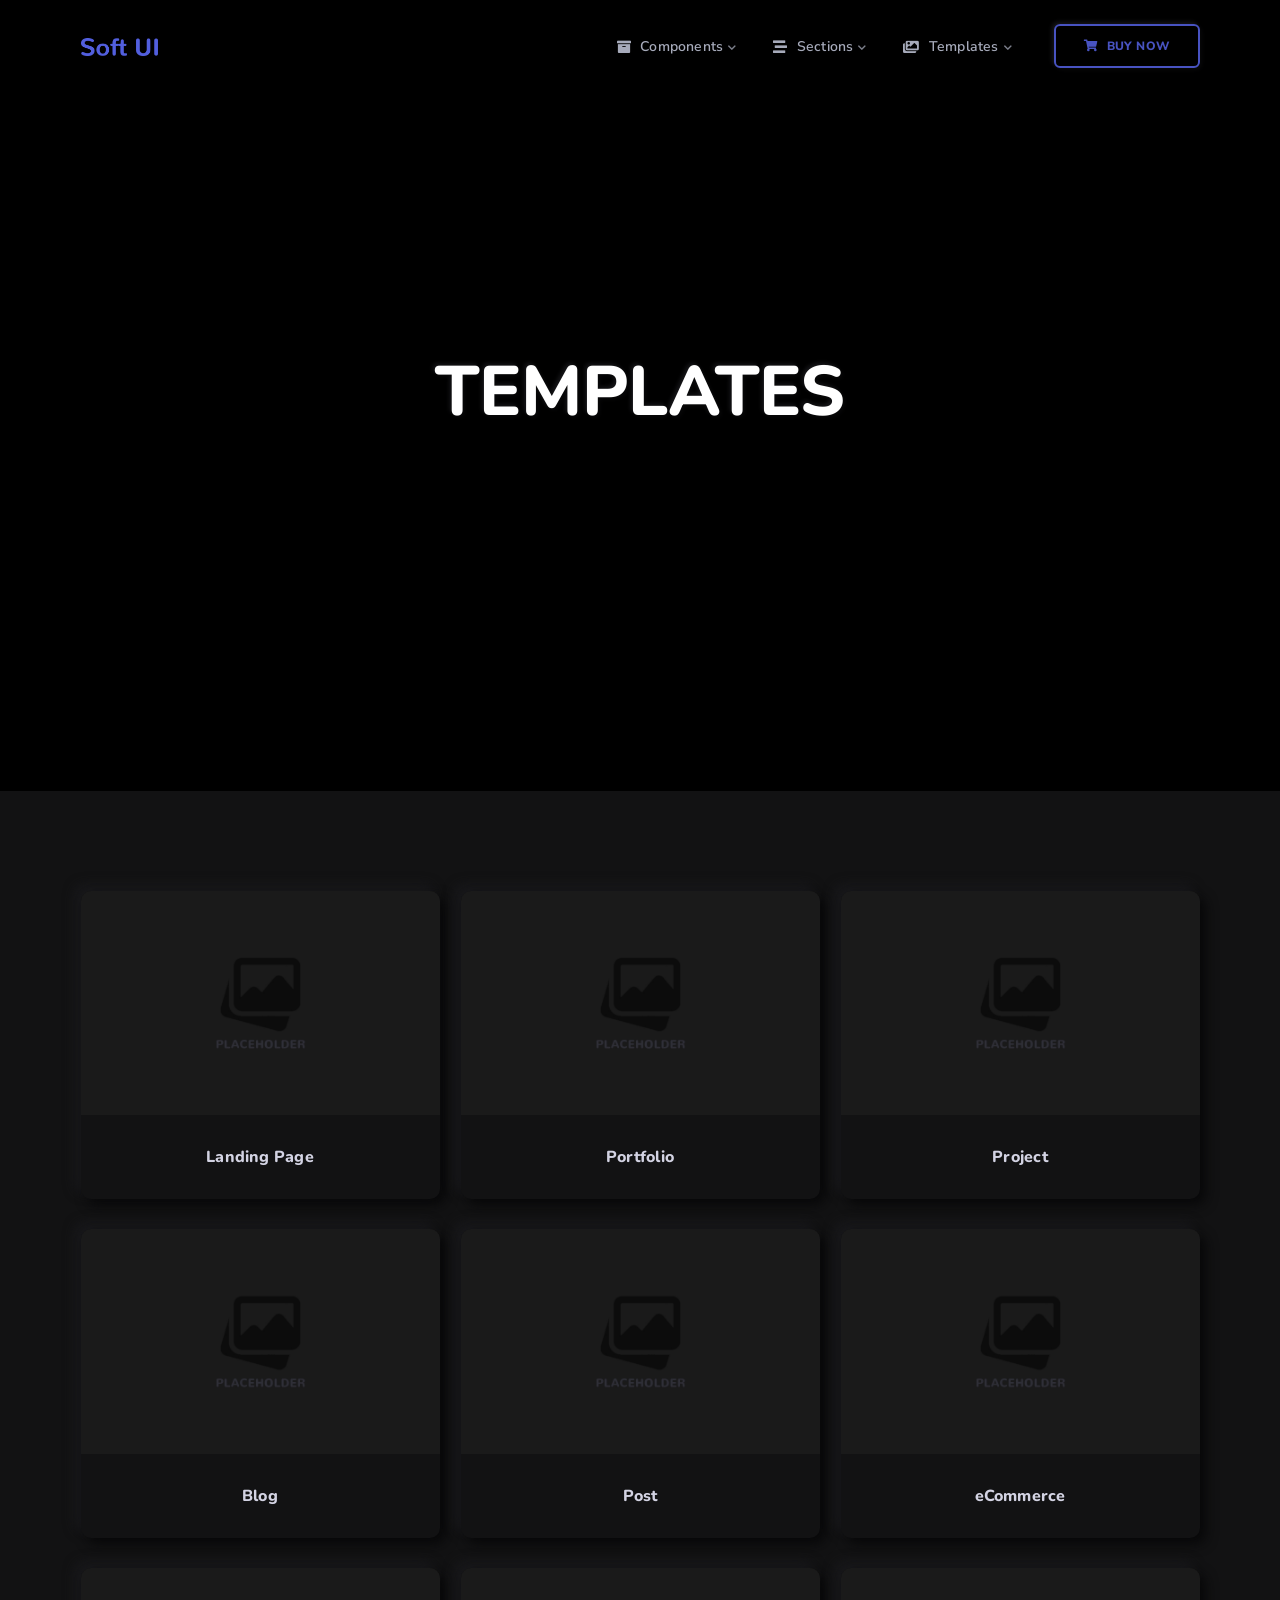
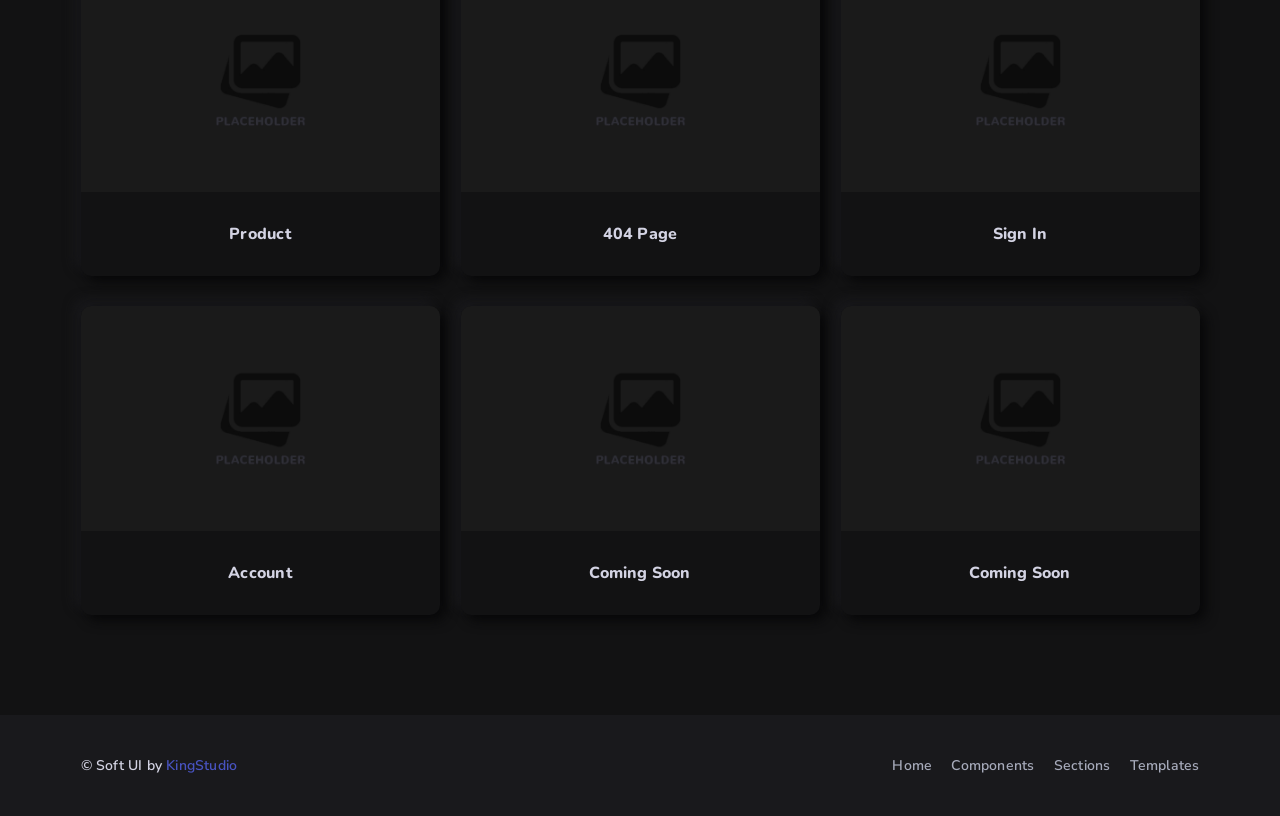
<file: LoginRegister/src/main/webapp/resources/dark-ui/templates.html>
<!DOCTYPE html>
<html lang="en">

<head>
    <!-- Meta -->
    <meta charset="utf-8">
    <meta http-equiv="X-UA-Compatible" content="IE=edge">
    <meta name="viewport" content="width=device-width, initial-scale=1, shrink-to-fit=no">
    <meta name="description" content="Soft UI - Neumorphism Style UI Kit">
    <meta name="author" content="kingstudio.ro">
    <!-- Favicon -->
    <link rel="icon" href="assets/images/favicon.png">
    <!-- Site Title -->
    <title>Soft UI - Neumorphism Style UI Kit</title>
    <!-- Bootstrap 4 core CSS -->
    <link href="assets/css/bootstrap.min.css" rel="stylesheet">
    <!-- Custom Styles -->
    <link href="assets/css/nouislider.css" rel="stylesheet">
    <link href="assets/css/animate.css" rel="stylesheet">
    <link href="assets/css/owl.carousel.min.css" rel="stylesheet">
    <link href="assets/css/style.css" rel="stylesheet">
    <!-- Fonts -->
    <link href="https://fonts.googleapis.com/css2?family=Nunito:wght@300;600;800&display=swap" rel="stylesheet">
    <link href="https://fonts.googleapis.com/css2?family=Nunito+Sans:wght@300;600;800&display=swap" rel="stylesheet">
    <link href="assets/css/fontawesome-all.min.css" rel="stylesheet" type="text/css">
</head>

<body>

    <div id="preloader">
        <div class="preloader">
            <span></span>
            <span></span>
        </div>
    </div>

    <div id="top">
    </div><!-- / top -->

    <nav class="navbar navbar-expand-lg navbar-inverse has-sticky-logo main-nav fixed-top">
        <div class="sticky-nav-activate fixed-top"></div>
        <div class="container">
            <a class="navbar-brand" href="index.html"><img src="assets/images/logo.png" alt=""></a>
            <a class="navbar-brand sticky-logo" href="index.html"><img src="assets/images/logo.png" alt=""></a>
            <button class="navbar-toggler collapsed" type="button" data-bs-toggle="collapse" data-bs-target="#navbar-toggle" aria-controls="navbar-toggle" aria-expanded="false" aria-label="Toggle navigation">
                <span class="icon-bar top-bar"></span>
                <span class="icon-bar middle-bar"></span>
                <span class="icon-bar bottom-bar"></span>
                <span class="sr-only">Toggle navigation</span>
            </button><!-- / navbar-toggler -->

            <div class="collapse navbar-collapse" id="navbar-toggle">
                <ul class="navbar-nav ml-auto">
                    <li class="nav-item dropdown">
                        <a class="nav-link dropdown-toggle" href="#x" id="dropdown" data-bs-toggle="dropdown" aria-haspopup="true" aria-expanded="false"><i class="fas fa-archive mr-5 fs-14 va-middle"></i> <span class="va-middle">Components</span></a>
                        <div class="dropdown-menu" aria-labelledby="dropdown">
                            <a class="dropdown-item" href="components.html#basic"><i class="fas fa-box-open mr-5"></i> <span>Basic Components</span></a>
                            <a class="dropdown-item" href="components.html#navigation"><i class="fas fa-bars mr-5"></i> <span>Navigation</span></a>
                            <a class="dropdown-item" href="components.html#forms"><i class="fas fa-file-alt mr-5"></i> <span>Forms</span></a>
                            <a class="dropdown-item" href="components.html#cards"><i class="far fa-square mr-5"></i> <span>Cards</span></a>
                            <a class="dropdown-item" href="components.html#extras"><i class="fas fa-heart mr-5"></i> <span>Extras</span></a>
                        </div><!-- / dropdown-menu -->
                    </li><!-- / dropdown -->
                    <li class="nav-item dropdown">
                        <a class="nav-link dropdown-toggle" href="#x" id="dropdown-sections" data-bs-toggle="dropdown" aria-haspopup="true" aria-expanded="false"><i class="fas fa-stream mr-5 fs-14 va-middle"></i> <span class="va-middle">Sections</span></a>
                        <div class="dropdown-menu mega-menu two-columns" aria-labelledby="dropdown-sections">
                            <div class="row">
                                <div class="col-lg-6 sub-menu">
                                    <a class="dropdown-item" href="sections.html#headers"><i class="fas fa-window-maximize mr-5"></i> <span>Headers</span></a>
                                    <a class="dropdown-item" href="sections.html#features"><i class="fas fa-star mr-5"></i> <span>Features</span></a>
                                    <a class="dropdown-item" href="sections.html#projects"><i class="fas fa-briefcase mr-5"></i> <span>Projects</span></a>
                                    <a class="dropdown-item" href="sections.html#posts"><i class="fas fa-list-alt mr-5"></i> <span>Posts</span></a>
                                    <a class="dropdown-item" href="sections.html#teams"><i class="fas fa-users mr-5"></i> <span>Teams</span></a>
                                </div><!-- / sub-menu -->
                                <div class="col-lg-6 sub-menu">
                                    <a class="dropdown-item" href="sections.html#testimonials"><i class="fas fa-smile mr-5"></i> <span>Testimonials</span></a>
                                    <a class="dropdown-item" href="sections.html#pricing"><i class="fas fa-dollar-sign mr-5"></i> <span>Pricing</span></a>
                                    <a class="dropdown-item" href="sections.html#products"><i class="fas fa-tags mr-5"></i> <span>Products</span></a>
                                    <a class="dropdown-item" href="sections.html#contacts"><i class="fas fa-address-card mr-5"></i> <span>Contacts</span></a>
                                    <a class="dropdown-item" href="sections.html#footers"><i class="fas fa-copyright mr-5"></i> <span>Footers</span></a>
                                </div><!-- / sub-menu -->
                            </div><!-- / row -->
                        </div><!-- / dropdown-menu -->
                    </li><!-- / dropdown -->
                    <li class="nav-item dropdown">
                        <a class="nav-link dropdown-toggle" href="#x" id="dropdown-templates" data-bs-toggle="dropdown" aria-haspopup="true" aria-expanded="false"><i class="fas fa-images mr-5 fs-14 va-middle"></i> <span class="va-middle">Templates</span></a>
                        <div class="dropdown-menu mega-menu two-columns" aria-labelledby="dropdown-templates">
                            <div class="row">
                                <div class="col-lg-6 sub-menu">
                                    <a class="dropdown-item" href="templates/landing-page.html"><i class="fas fa-images mr-5"></i> <span>Landing Page</span></a>
                                    <a class="dropdown-item" href="templates/portfolio.html"><i class="fas fa-th-large mr-5"></i> <span>Portfolio</span></a>
                                    <a class="dropdown-item" href="templates/project.html"><i class="fas fa-briefcase mr-5"></i> <span>Project</span></a>
                                    <a class="dropdown-item" href="templates/blog.html"><i class="fas fa-list mr-5"></i> <span>Blog</span></a>
                                    <a class="dropdown-item" href="templates/post.html"><i class="fas fa-pencil-alt mr-5"></i> <span>Post</span></a>
                                </div><!-- / sub-menu -->
                                <div class="col-lg-6 sub-menu">
                                    <a class="dropdown-item" href="templates/ecommerce.html"><i class="fas fa-shopping-cart mr-5"></i> <span>eCommerce</span></a>
                                    <a class="dropdown-item" href="templates/product.html"><i class="fas fa-tag mr-5"></i> <span>Product</span></a>
                                    <a class="dropdown-item" href="templates/404.html"><i class="fas fa-unlink mr-5"></i> <span>404 Page</span></a>
                                    <a class="dropdown-item" href="templates/login-register.html"><i class="fas fa-sign-in-alt mr-5"></i> <span>Sign In</span></a>
                                    <a class="dropdown-item" href="templates/account.html"><i class="fas fa-user mr-5"></i> <span>Account</span></a>
                                </div><!-- / sub-menu -->
                            </div><!-- / row -->
                        </div><!-- / dropdown-menu -->
                    </li><!-- / dropdown -->
                </ul><!-- / navbar-nav -->

                <ul class="navbar-button p-0 m-0 ml-30">
                    <li class="nav-item">
                        <a href="https://wrapbootstrap.com/user/KingStudio" class="btn btn-sm btn-outline-primary" target="_blank"><i class="fas fa-shopping-cart fs-12 mr-5"></i> <span>BUY NOW</span></a>
                    </li>
                </ul>
            </div><!-- / navbar-collapse -->
        </div><!-- / container -->
    </nav><!-- / navbar -->

    <header class="xxl text-center dark bg-black">
        <div class="container">
            <h1 class="page-title">TEMPLATES</h1>
        </div><!-- / container -->
    </header>

    <a href="#top" class="scroll-to-top is-hidden smooth-scroll" data-nav-status="toggle"><i class="fas fa-chevron-up"></i></a>

    <div class="main-container">
        <h2 class="hidden">TEMPLATES</h2>
        <section class="lg">
            <div class="container">
                <div class="row portfolio">
                    <div class="col-md-6 col-lg-4">
                        <div class="card">
                            <img class="img-responsive card-img-top" src="assets/images/placeholder.jpg" alt="">
                            <div class="card-body p-y-30 text-center">
                                <a href="templates/landing-page.html" class="card-title title-link primary-hover fs-16 fw-bold">Landing Page</a>
                            </div><!-- / card-body -->
                        </div><!-- / card -->
                    </div><!-- / column -->

                    <div class="col-md-6 col-lg-4">
                        <div class="card">
                            <img class="img-responsive card-img-top" src="assets/images/placeholder.jpg" alt="">
                            <div class="card-body p-y-30 text-center">
                                <a href="templates/portfolio.html" class="card-title title-link primary-hover fs-16 fw-bold">Portfolio</a>
                            </div><!-- / card-body -->
                        </div><!-- / card -->
                    </div><!-- / column -->

                    <div class="col-md-6 col-lg-4">
                        <div class="card">
                            <img class="img-responsive card-img-top" src="assets/images/placeholder.jpg" alt="">
                            <div class="card-body p-y-30 text-center">
                                <a href="templates/project.html" class="card-title title-link primary-hover fs-16 fw-bold">Project</a>
                            </div><!-- / card-body -->
                        </div><!-- / card -->
                    </div><!-- / column -->

                    <div class="col-md-6 col-lg-4">
                        <div class="card">
                            <img class="img-responsive card-img-top" src="assets/images/placeholder.jpg" alt="">
                            <div class="card-body p-y-30 text-center">
                                <a href="templates/blog.html" class="card-title title-link primary-hover fs-16 fw-bold">Blog</a>
                            </div><!-- / card-body -->
                        </div><!-- / card -->
                    </div><!-- / column -->

                    <div class="col-md-6 col-lg-4">
                        <div class="card">
                            <img class="img-responsive card-img-top" src="assets/images/placeholder.jpg" alt="">
                            <div class="card-body p-y-30 text-center">
                                <a href="templates/post.html" class="card-title title-link primary-hover fs-16 fw-bold">Post</a>
                            </div><!-- / card-body -->
                        </div><!-- / card -->
                    </div><!-- / column -->

                    <div class="col-md-6 col-lg-4">
                        <div class="card tablet-top-30">
                            <img class="img-responsive card-img-top" src="assets/images/placeholder.jpg" alt="">
                            <div class="card-body p-y-30 text-center">
                                <a href="templates/ecommerce.html" class="card-title title-link primary-hover fs-16 fw-bold">eCommerce</a>
                            </div><!-- / card-body -->
                        </div><!-- / card -->
                    </div><!-- / column -->

                    <div class="col-md-6 col-lg-4">
                        <div class="card tablet-top-30">
                            <img class="img-responsive card-img-top" src="assets/images/placeholder.jpg" alt="">
                            <div class="card-body p-y-30 text-center">
                                <a href="templates/product.html" class="card-title title-link primary-hover fs-16 fw-bold">Product</a>
                            </div><!-- / card-body -->
                        </div><!-- / card -->
                    </div><!-- / column -->

                    <div class="col-md-6 col-lg-4">
                        <div class="card tablet-top-30">
                            <img class="img-responsive card-img-top" src="assets/images/placeholder.jpg" alt="">
                            <div class="card-body p-y-30 text-center">
                                <a href="templates/404.html" class="card-title title-link primary-hover fs-16 fw-bold">404 Page</a>
                            </div><!-- / card-body -->
                        </div><!-- / card -->
                    </div><!-- / column -->

                    <div class="col-md-6 col-lg-4">
                        <div class="card tablet-top-30">
                            <img class="img-responsive card-img-top" src="assets/images/placeholder.jpg" alt="">
                            <div class="card-body p-y-30 text-center">
                                <a href="templates/login-register.html" class="card-title title-link primary-hover fs-16 fw-bold">Sign In</a>
                            </div><!-- / card-body -->
                        </div><!-- / card -->
                    </div><!-- / column -->

                    <div class="col-md-6 col-lg-4">
                        <div class="card mb-0 tablet-top-30">
                            <img class="img-responsive card-img-top" src="assets/images/placeholder.jpg" alt="">
                            <div class="card-body p-y-30 text-center">
                                <a href="templates/account.html" class="card-title title-link primary-hover fs-16 fw-bold">Account</a>
                            </div><!-- / card-body -->
                        </div><!-- / card -->
                    </div><!-- / column -->

                    <div class="col-md-6 col-lg-4">
                        <div class="card mb-0 tablet-top-30">
                            <img class="img-responsive card-img-top" src="assets/images/placeholder.jpg" alt="">
                            <div class="card-body p-y-30 text-center">
                                <a href="#x" class="card-title title-link primary-hover fs-16 fw-bold">Coming Soon</a>
                            </div><!-- / card-body -->
                        </div><!-- / card -->
                    </div><!-- / column -->

                    <div class="col-md-6 col-lg-4">
                        <div class="card mb-0 tablet-top-30">
                            <img class="img-responsive card-img-top" src="assets/images/placeholder.jpg" alt="">
                            <div class="card-body p-y-30 text-center">
                                <a href="#x" class="card-title title-link primary-hover fs-16 fw-bold">Coming Soon</a>
                            </div><!-- / card-body -->
                        </div><!-- / card -->
                    </div><!-- / column -->
                </div><!-- / row -->
            </div><!-- / container -->
        </section>
    </div><!-- / main-container -->

    <footer>
        <div class="container">
            <div class="row v-center mobile-center">
                <div class="col-md-4 footer-left-area tablet-top">
                    <p>© Soft UI by <a href="https://kingstudio.ro" target="_blank">KingStudio</a></p>
                </div><!-- / footer-left-area -->
                <div class="col-md-8 footer-right-area">
                    <p>
                        <a href="index.html" class="text-link mr-15">Home</a>
                        <a href="components.html" class="text-link mr-15">Components</a>
                        <a href="sections.html" class="text-link mr-15">Sections</a>
                        <a href="templates.html" class="text-link">Templates</a>
                    </p>
                </div><!-- / footer-right-area -->
            </div><!-- / row -->
        </div><!-- / container -->
    </footer>

<!-- core JavaScript -->
<script src="assets/js/jquery.min.js"></script>
<script src="https://cdn.jsdelivr.net/npm/@popperjs/core@2.10.2/dist/umd/popper.min.js"></script>
<script src="assets/js/bootstrap.min.js"></script>
<!-- / core JavaScript -->

<!-- preloader -->
<script src="assets/js/preloader.js"></script>
<!-- / preloader -->

<!-- smooth scroll -->
<script src="assets/js/jquery.easing.min.js"></script>
<script src="assets/js/smooth-scroll.js"></script>
<!-- / smooth scroll -->

<!-- hide nav -->
<script src="assets/js/hide-nav.js"></script>
<!-- / hide nav -->

</body>

</html>
</file>
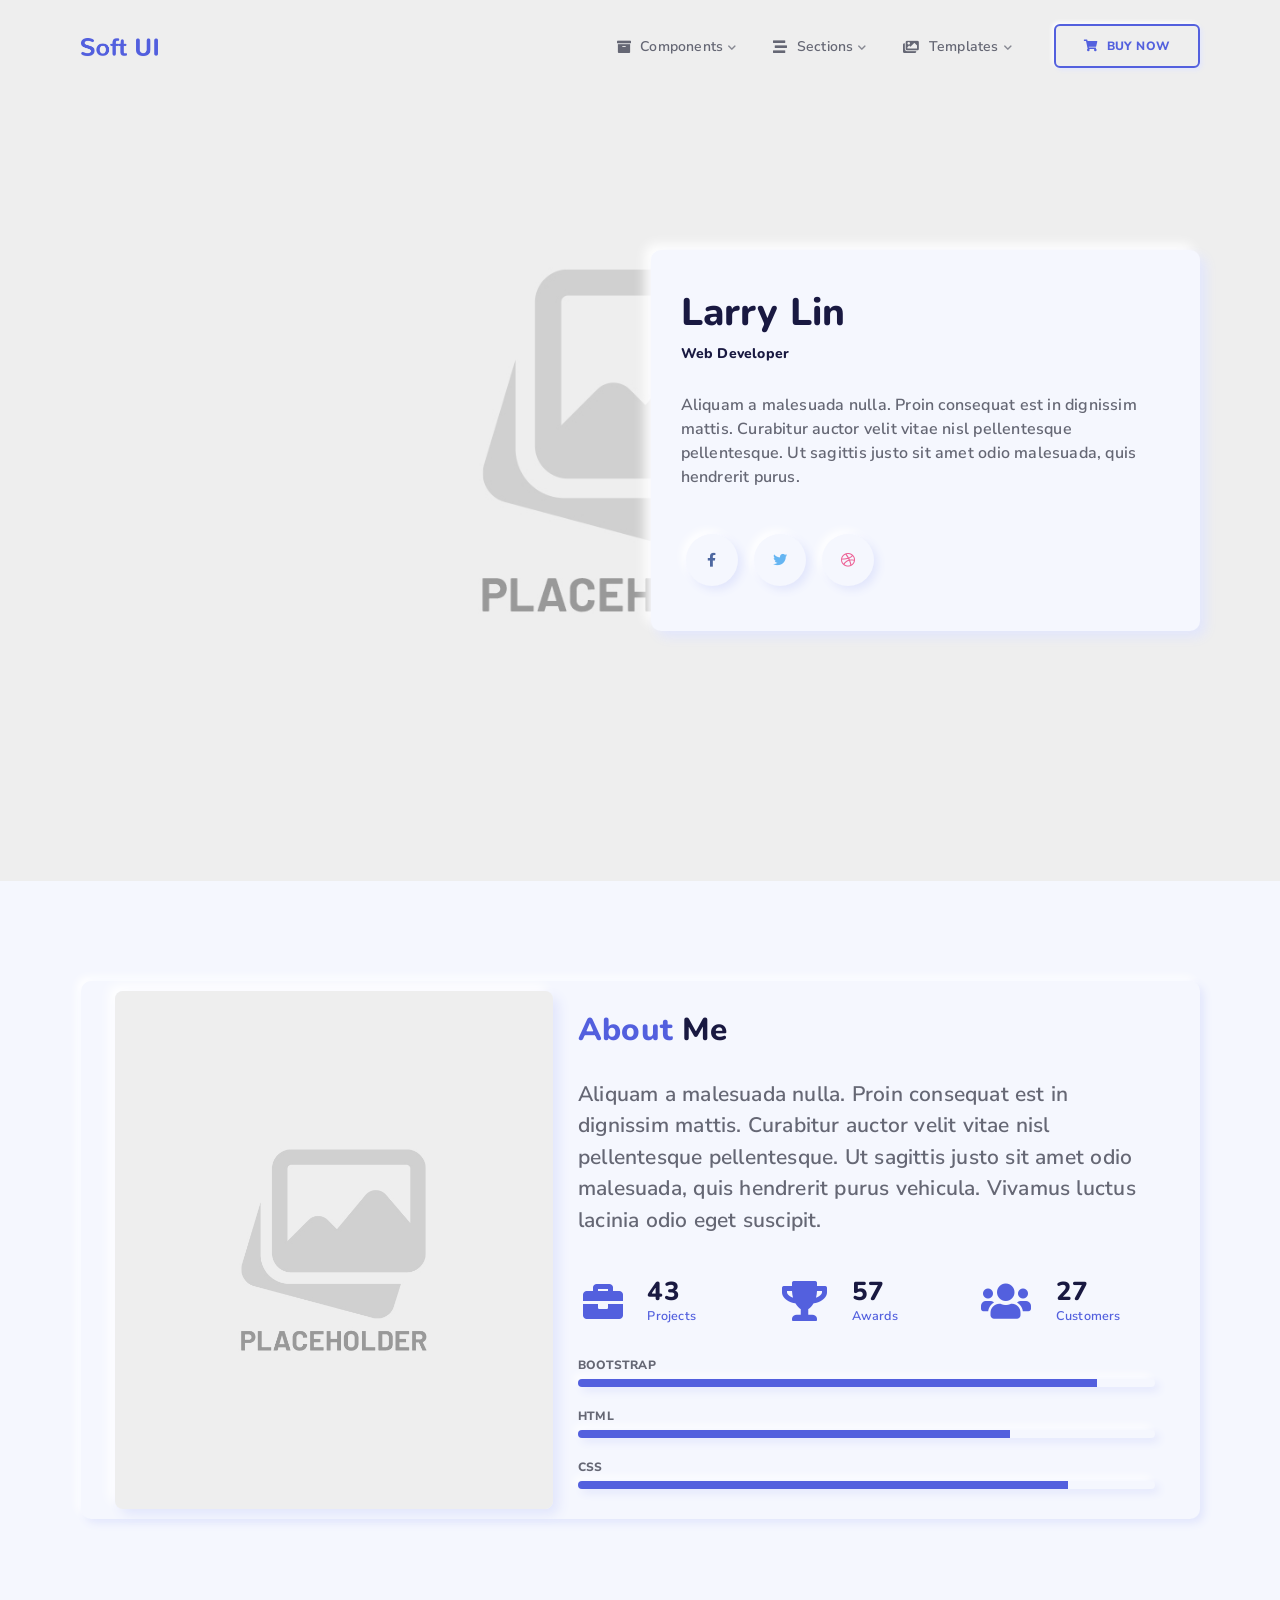
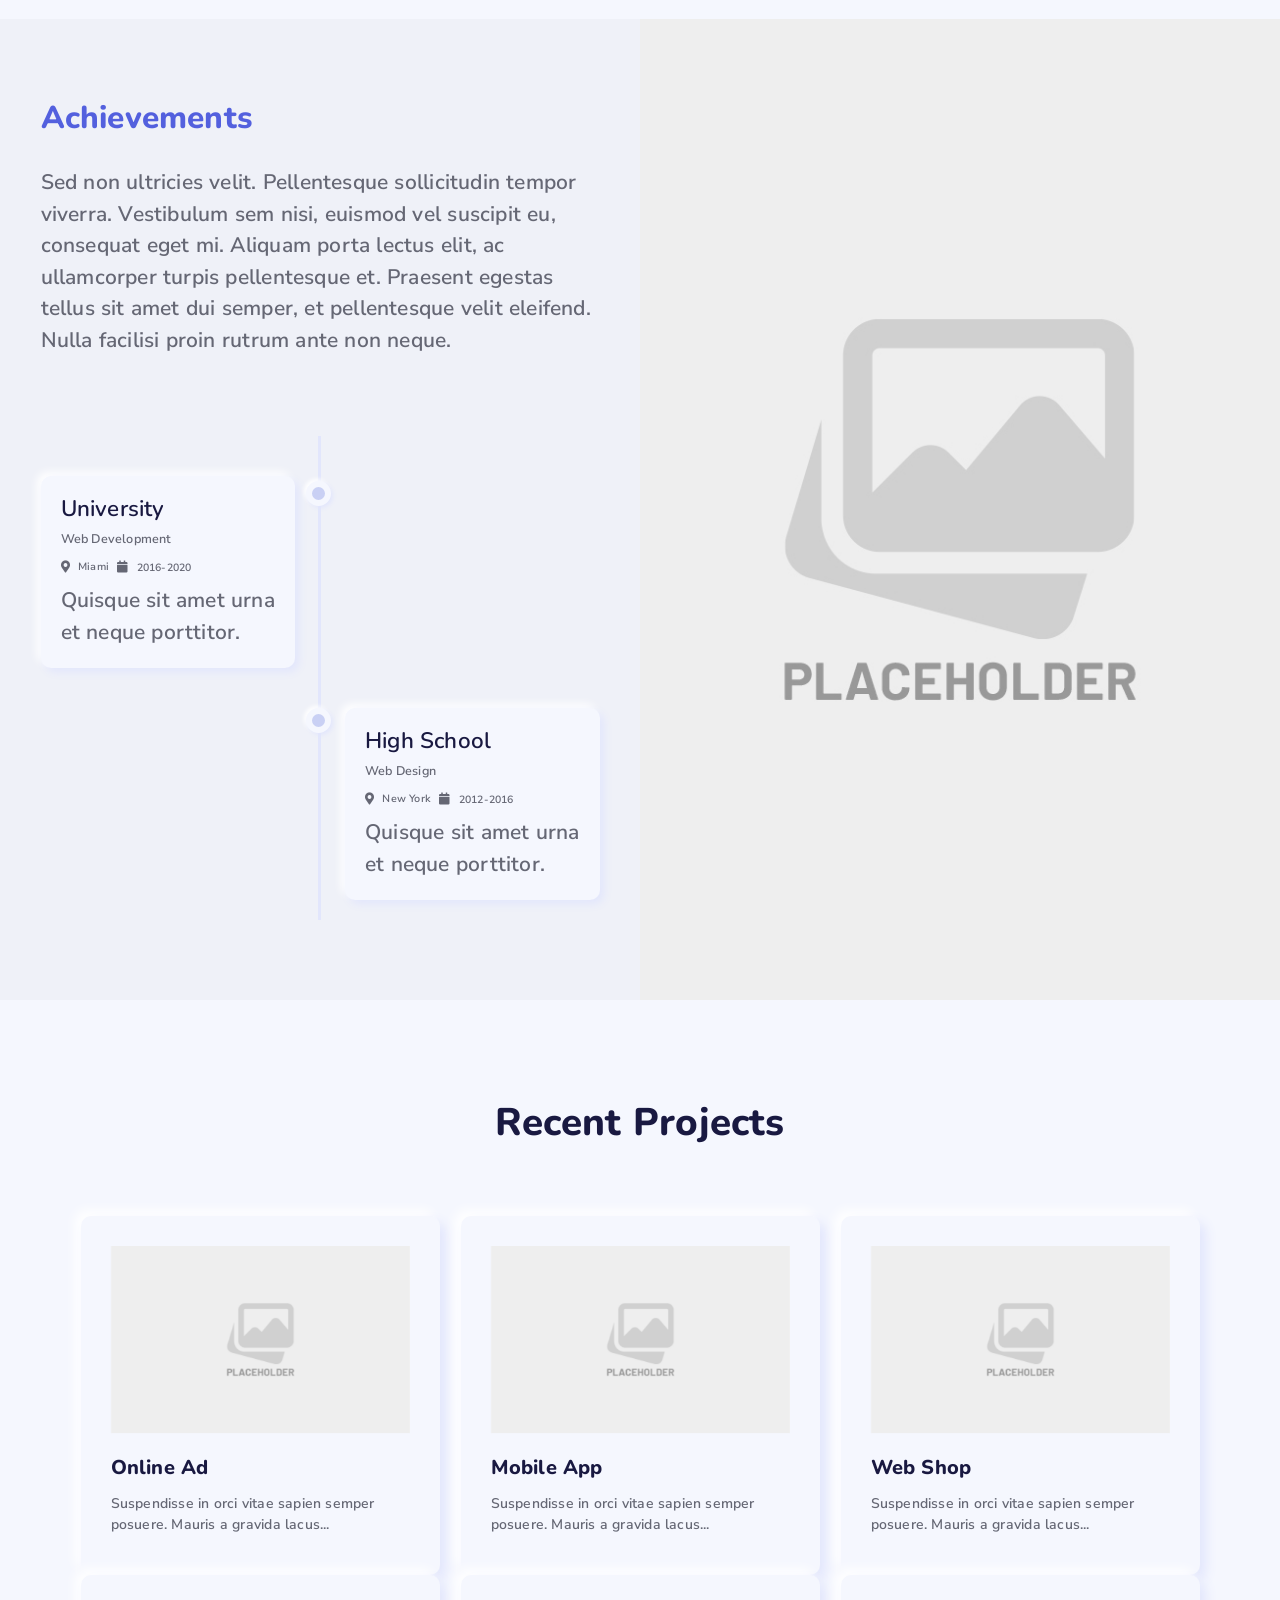
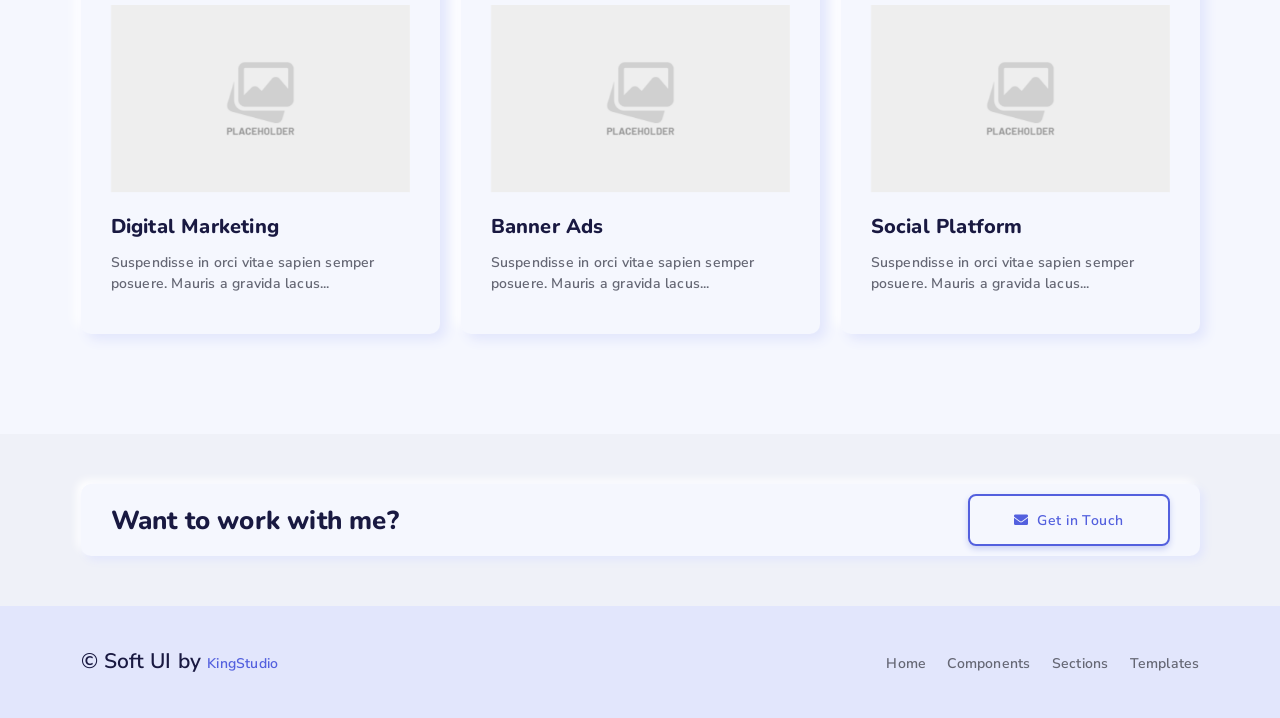
<file: LoginRegister/src/main/webapp/resources/templates/account.html>
<!DOCTYPE html>
<html lang="en">

<head>
    <!-- Meta -->
    <meta charset="utf-8">
    <meta http-equiv="X-UA-Compatible" content="IE=edge">
    <meta name="viewport" content="width=device-width, initial-scale=1, shrink-to-fit=no">
    <meta name="description" content="Soft UI - Neumorphism Style UI Kit">
    <meta name="author" content="kingstudio.ro">
    <!-- Favicon -->
    <link rel="icon" href="../assets/images/favicon.png">
    <!-- Site Title -->
    <title>Soft UI - Neumorphism Style UI Kit</title>
    <!-- Bootstrap 4 core CSS -->
    <link href="../assets/css/bootstrap.min.css" rel="stylesheet">
    <!-- Custom Styles -->
    <link href="../assets/css/nouislider.css" rel="stylesheet">
    <link href="../assets/css/animate.css" rel="stylesheet">
    <link href="../assets/css/owl.carousel.min.css" rel="stylesheet">
    <link href="../assets/css/style.css" rel="stylesheet">
    <!-- Fonts -->
    <link href="https://fonts.googleapis.com/css2?family=Nunito:wght@300;600;800&display=swap" rel="stylesheet">
    <link href="https://fonts.googleapis.com/css2?family=Nunito+Sans:wght@300;600;800&display=swap" rel="stylesheet">
    <link href="../assets/css/fontawesome-all.min.css" rel="stylesheet" type="text/css">
</head>

<body>

    <div id="preloader">
        <div class="preloader">
            <span></span>
            <span></span>
        </div>
    </div>

    <div id="top">
    </div><!-- / top -->

    <header class="xl bg-img" style="background-image: url(../assets/images/placeholder.jpg)">
        <nav class="navbar navbar-expand-lg navbar-light has-sticky-logo main-nav fixed-top">
            <div class="sticky-nav-activate fixed-top"></div>
            <div class="container">
                <a class="navbar-brand" href="../index.html"><img src="../assets/images/logo.png" alt=""></a>
                <a class="navbar-brand sticky-logo" href="../index.html"><img src="../assets/images/logo.png" alt=""></a>
                <button class="navbar-toggler collapsed" type="button" data-bs-toggle="collapse" data-bs-target="#navbar-toggle" aria-controls="navbar-toggle" aria-expanded="false" aria-label="Toggle navigation">
                    <span class="icon-bar top-bar"></span>
                    <span class="icon-bar middle-bar"></span>
                    <span class="icon-bar bottom-bar"></span>
                    <span class="sr-only">Toggle navigation</span>
                </button><!-- / navbar-toggler -->

                <div class="collapse navbar-collapse" id="navbar-toggle">
                    <ul class="navbar-nav ml-auto">
                        <li class="nav-item dropdown">
                            <a class="nav-link dropdown-toggle" href="#x" id="dropdown" data-bs-toggle="dropdown" aria-haspopup="true" aria-expanded="false"><i class="fas fa-archive mr-5 fs-14 va-middle"></i> <span class="va-middle">Components</span></a>
                            <div class="dropdown-menu" aria-labelledby="dropdown">
                                <a class="dropdown-item" href="../components.html#basic"><i class="fas fa-box-open mr-5"></i> <span>Basic Components</span></a>
                                <a class="dropdown-item" href="../components.html#navigation"><i class="fas fa-bars mr-5"></i> <span>Navigation</span></a>
                                <a class="dropdown-item" href="../components.html#forms"><i class="fas fa-file-alt mr-5"></i> <span>Forms</span></a>
                                <a class="dropdown-item" href="../components.html#cards"><i class="far fa-square mr-5"></i> <span>Cards</span></a>
                                <a class="dropdown-item" href="../components.html#extras"><i class="fas fa-heart mr-5"></i> <span>Extras</span></a>
                            </div><!-- / dropdown-menu -->
                        </li><!-- / dropdown -->
                        <li class="nav-item dropdown">
                            <a class="nav-link dropdown-toggle" href="#x" id="dropdown-sections" data-bs-toggle="dropdown" aria-haspopup="true" aria-expanded="false"><i class="fas fa-stream mr-5 fs-14 va-middle"></i> <span class="va-middle">Sections</span></a>
                            <div class="dropdown-menu mega-menu two-columns" aria-labelledby="dropdown-sections">
                                <div class="row">
                                    <div class="col-lg-6 sub-menu">
                                        <a class="dropdown-item" href="../sections.html#headers"><i class="fas fa-window-maximize mr-5"></i> <span>Headers</span></a>
                                        <a class="dropdown-item" href="../sections.html#features"><i class="fas fa-star mr-5"></i> <span>Features</span></a>
                                        <a class="dropdown-item" href="../sections.html#projects"><i class="fas fa-briefcase mr-5"></i> <span>Projects</span></a>
                                        <a class="dropdown-item" href="../sections.html#posts"><i class="fas fa-list-alt mr-5"></i> <span>Posts</span></a>
                                        <a class="dropdown-item" href="../sections.html#teams"><i class="fas fa-users mr-5"></i> <span>Teams</span></a>
                                    </div><!-- / sub-menu -->
                                    <div class="col-lg-6 sub-menu">
                                        <a class="dropdown-item" href="../sections.html#testimonials"><i class="fas fa-smile mr-5"></i> <span>Testimonials</span></a>
                                        <a class="dropdown-item" href="../sections.html#pricing"><i class="fas fa-dollar-sign mr-5"></i> <span>Pricing</span></a>
                                        <a class="dropdown-item" href="../sections.html#products"><i class="fas fa-tags mr-5"></i> <span>Products</span></a>
                                        <a class="dropdown-item" href="../sections.html#contacts"><i class="fas fa-address-card mr-5"></i> <span>Contacts</span></a>
                                        <a class="dropdown-item" href="../sections.html#footers"><i class="fas fa-copyright mr-5"></i> <span>Footers</span></a>
                                    </div><!-- / sub-menu -->
                                </div><!-- / row -->
                            </div><!-- / dropdown-menu -->
                        </li><!-- / dropdown -->
                        <li class="nav-item dropdown">
                            <a class="nav-link dropdown-toggle" href="#x" id="dropdown-templates" data-bs-toggle="dropdown" aria-haspopup="true" aria-expanded="false"><i class="fas fa-images mr-5 fs-14 va-middle"></i> <span class="va-middle">Templates</span></a>
                            <div class="dropdown-menu mega-menu two-columns" aria-labelledby="dropdown-templates">
                                <div class="row">
                                    <div class="col-lg-6 sub-menu">
                                        <a class="dropdown-item" href="landing-page.html"><i class="fas fa-images mr-5"></i> <span>Landing Page</span></a>
                                        <a class="dropdown-item" href="portfolio.html"><i class="fas fa-th-large mr-5"></i> <span>Portfolio</span></a>
                                        <a class="dropdown-item" href="project.html"><i class="fas fa-briefcase mr-5"></i> <span>Project</span></a>
                                        <a class="dropdown-item" href="blog.html"><i class="fas fa-list mr-5"></i> <span>Blog</span></a>
                                        <a class="dropdown-item" href="post.html"><i class="fas fa-pencil-alt mr-5"></i> <span>Post</span></a>
                                    </div><!-- / sub-menu -->
                                    <div class="col-lg-6 sub-menu">
                                        <a class="dropdown-item" href="ecommerce.html"><i class="fas fa-shopping-cart mr-5"></i> <span>eCommerce</span></a>
                                        <a class="dropdown-item" href="product.html"><i class="fas fa-tag mr-5"></i> <span>Product</span></a>
                                        <a class="dropdown-item" href="404.html"><i class="fas fa-unlink mr-5"></i> <span>404 Page</span></a>
                                        <a class="dropdown-item" href="login-register.html"><i class="fas fa-sign-in-alt mr-5"></i> <span>Sign In</span></a>
                                        <a class="dropdown-item active" href="account.html"><i class="fas fa-user mr-5"></i> <span>Account</span></a>
                                    </div><!-- / sub-menu -->
                                </div><!-- / row -->
                            </div><!-- / dropdown-menu -->
                        </li><!-- / dropdown -->
                    </ul><!-- / navbar-nav -->

                    <ul class="navbar-button p-0 m-0 ml-30">
                        <li class="nav-item">
                            <a href="https://wrapbootstrap.com/user/KingStudio" class="btn btn-sm btn-outline-primary" target="_blank"><i class="fas fa-shopping-cart fs-12 mr-5"></i> <span>BUY NOW</span></a>
                        </li>
                    </ul>
                </div><!-- / navbar-collapse -->
            </div><!-- / container -->
        </nav><!-- / navbar -->
        <div class="container">
            <div class="row v-center">
                <div class="col-md-6">
                </div><!-- / column -->

                <div class="col-md-6">
                    <div class="card mb-0">
                        <div class="card-body">
                            <h2 class="page-title mb-10">Larry Lin</h2>
                            <h6 class="secondary-font fs-14 fw-bold mb-30">Web Developer</h6>
                            <p class="fs-16 mb-40 tablet-lg-top">Aliquam a malesuada nulla. Proin consequat est in dignissim mattis. Curabitur auctor velit vitae nisl pellentesque pellentesque. Ut sagittis justo sit amet odio malesuada, quis hendrerit purus.</p>
                            <p class="mb-0">
                                <a href="#x" class="btn btn-facebook btn-circle btn-icon m-5"><i class="fab fa-facebook-f"></i></a>
                                <a href="#x" class="btn btn-twitter btn-circle btn-icon m-5"><i class="fab fa-twitter"></i></a>
                                <a href="#x" class="btn btn-dribbble btn-circle btn-icon m-5"><i class="fab fa-dribbble"></i></a>
                            </p>
                        </div><!-- / card-body -->
                    </div><!-- / card -->
                </div><!-- / column -->
            </div><!-- / row -->
        </div><!-- / container -->
    </header>

    <section class="lg">
        <div class="container">
            <div class="box-w-image promo-box pl-45 pr-45 mb-0">
                <div class="row">
                    <div class="col-md-5 bg-img box-bg-image tablet-top-30 rounded raised" style="background-image: url(../assets/images/placeholder.jpg); min-height:360px"><p class="mb-0"></p>
                    </div><!-- / box-bg-image -->
                    <div class="col-md-7 col-md-offset-5">
                        <div class="box-description pl-15 p-y-20">
                            <h3 class="mb-30 fw-bold"><span class="text-primary">About</span> Me</h3>
                            <p class="mb-40">Aliquam a malesuada nulla. Proin consequat est in dignissim mattis. Curabitur auctor velit vitae nisl pellentesque pellentesque. Ut sagittis justo sit amet odio malesuada, quis hendrerit purus vehicula. Vivamus luctus lacinia odio eget suscipit.</p>
                            <div class="row">
                                <div class="col-md-4 mb-30">
                                    <i class="fas fa-briefcase fs-40 d-inline-block va-middle m-5 mr-20 text-primary"></i>
                                    <div class="d-inline-block va-middle">
                                        <h4 class="timer mb-0 va-middle" id="count-one" data-to="27" data-speed="1500">43</h4>
                                        <p class="mb-0 text-sm text-primary">Projects</p>
                                    </div><!-- / d-inline-block -->
                                </div><!-- / column -->
                                <div class="col-md-4 mb-30">
                                    <i class="fas fa-trophy fs-40 d-inline-block va-middle m-5 mr-20 text-primary"></i>
                                    <div class="d-inline-block va-middle">
                                        <h4 class="timer mb-0 va-middle" id="count-two" data-to="1257" data-speed="3000">57</h4>
                                        <p class="mb-0 text-sm text-primary">Awards</p>
                                    </div><!-- / d-inline-block -->
                                </div><!-- / column -->
                                <div class="col-md-4 mb-30">
                                    <i class="fas fa-users fs-40 d-inline-block va-middle m-5 mr-20 text-primary"></i>
                                    <div class="d-inline-block va-middle">
                                        <h4 class="timer mb-0 va-middle" id="count-three" data-to="1155" data-speed="4500">27</h4>
                                        <p class="mb-0 text-sm text-primary">Customers</p>
                                    </div><!-- / d-inline-block -->
                                </div><!-- / column -->
                            </div><!-- /row -->

                            <p class="fw-bold fs-12 mb-5">BOOTSTRAP</p>
                            <div class="progress">
                                <div class="progress-bar bg-primary animated fadeInLeft second" role="progressbar" style="width: 90%;" aria-valuenow="90" aria-valuemin="0" aria-valuemax="100"></div>
                            </div><!-- / progress -->

                            <p class="fw-bold fs-12 mb-5">HTML</p>
                            <div class="progress">
                                <div class="progress-bar bg-primary animated fadeInLeft fourth" role="progressbar" style="width: 75%" aria-valuenow="75" aria-valuemin="0" aria-valuemax="100"></div>
                            </div><!-- / progress -->

                            <p class="fw-bold fs-12 mb-5">CSS</p>
                            <div class="progress mb-0">
                                <div class="progress-bar bg-primary animated fadeInLeft sixth" role="progressbar" style="width: 85%;" aria-valuenow="85" aria-valuemin="0" aria-valuemax="100"></div>
                            </div><!-- / progress -->
                        </div><!-- / box-description -->
                    </div><!-- / column -->
                </div><!-- / row -->
            </div><!-- box-w-image -->
        </div><!-- / container -->
    </section>

    <section class="p-0">
        <div class="container-fluid">
            <div class="row">
                <div class="col-lg-6 col-md-offset-5 bg-light-grey">
                    <div class="box-description p-x-30 p-y-80">
                        <h3 class="mb-30 fw-bold"><span class="text-primary">Achievements</span></h3>
                        <p class="mb-80">Sed non ultricies velit. Pellentesque sollicitudin tempor viverra. Vestibulum sem nisi, euismod vel suscipit eu, consequat eget mi. Aliquam porta lectus elit, ac ullamcorper turpis pellentesque et. Praesent egestas tellus sit amet dui semper, et pellentesque velit eleifend. Nulla facilisi proin rutrum ante non neque.</p>
                        <ul class="timeline">
                            <li class="timeline">
                                <div class="timeline-badge"></div>
                                <div class="timeline-panel">
                                    <div class="timeline-heading">
                                        <h5 class="timeline-title">University</h5>
                                        <p class="text-sm">Web Development</p>
                                        <p class="timeline-meta text-xs"><i class="fas fa-map-marker-alt fs-12 va-middle mr-5"></i> <span class="va-middle mr-5">Miami</span> <i class="fas fa-calendar fs-12 va-middle mr-5"></i> <span class="va-middle">2016-2020</span></p>
                                    </div><!-- / time-line-heading -->
                                    <div class="timeline-body">
                                        <p>Quisque sit amet urna et neque porttitor.</p>
                                    </div><!-- / timeline-body -->
                                </div><!-- / timeline-panel -->
                            </li><!-- timeline -->

                            <li class="timeline-inverted">
                                <div class="timeline-badge"></div>
                                <div class="timeline-panel">
                                    <div class="timeline-heading">
                                        <h5 class="timeline-title">High School</h5>
                                        <p class="text-sm">Web Design</p>
                                        <p class="timeline-meta text-xs"><i class="fas fa-map-marker-alt fs-12 va-middle mr-5"></i> <span class="va-middle mr-5">New York</span> <i class="fas fa-calendar fs-12 va-middle mr-5"></i> <span class="va-middle">2012-2016</span></p>
                                    </div><!-- / time-line-heading -->
                                    <div class="timeline-body">
                                        <p>Quisque sit amet urna et neque porttitor.</p>
                                    </div><!-- / timeline-body -->
                                </div><!-- / timeline-panel -->
                            </li><!-- timeline-inverted -->
                        </ul><!-- / timeline -->
                    </div><!-- / box-description -->
                </div><!-- / column -->

                <div class="col-lg-6 bg-img box-bg-image" style="background-image: url(../assets/images/placeholder.jpg); min-height:360px"><p class="mb-0"></p>
                </div><!-- / box-bg-image -->
            </div><!-- / row -->
        </div><!-- / container -->
    </section>

    <section class="lg">
        <div class="container">
            <div class="section-title-area text-center mb-70">
                <h2 class="section-title">Recent Projects</h2>
            </div><!-- / section-title-area -->
            <ul class="row portfolio list-unstyled mb-0">
                <!-- project -->
                <li class="col-md-6 col-lg-4 project" data-groups='["skill"]'>
                    <div class="card">
                        <div class="card-body p-y-30">
                            <img class="img-responsive mb-20" src="../assets/images/placeholder.jpg" alt="">
                            <a href="#x" class="card-title title-link primary-hover fs-20">Online Ad</a>
                            <p class="card-text mt-10 mb-10">Suspendisse in orci vitae sapien semper posuere. Mauris a gravida lacus...</p>
                        </div><!-- / card-body -->
                    </div><!-- / card -->
                </li><!-- / project -->

                <!-- project -->
                <li class="col-md-6 col-lg-4 project" data-groups='["skill"]'>
                    <div class="card">
                        <div class="card-body p-y-30">
                            <img class="img-responsive mb-20" src="../assets/images/placeholder.jpg" alt="">
                            <a href="#x" class="card-title title-link primary-hover fs-20">Mobile App</a>
                            <p class="card-text mt-10 mb-10">Suspendisse in orci vitae sapien semper posuere. Mauris a gravida lacus...</p>
                        </div><!-- / card-body -->
                    </div><!-- / card -->
                </li><!-- / project -->

                <!-- project -->
                <li class="col-md-6 col-lg-4 project" data-groups='["skill"]'>
                    <div class="card">
                        <div class="card-body p-y-30">
                            <img class="img-responsive mb-20" src="../assets/images/placeholder.jpg" alt="">
                            <a href="#x" class="card-title title-link primary-hover fs-20">Web Shop</a>
                            <p class="card-text mt-10 mb-10">Suspendisse in orci vitae sapien semper posuere. Mauris a gravida lacus...</p>
                        </div><!-- / card-body -->
                    </div><!-- / card -->
                </li><!-- / project -->

                <!-- project -->
                <li class="col-md-6 col-lg-4 project" data-groups='["skill"]'>
                    <div class="card">
                        <div class="card-body p-y-30">
                            <img class="img-responsive mb-20" src="../assets/images/placeholder.jpg" alt="">
                            <a href="#x" class="card-title title-link primary-hover fs-20">Digital Marketing</a>
                            <p class="card-text mt-10 mb-10">Suspendisse in orci vitae sapien semper posuere. Mauris a gravida lacus...</p>
                        </div><!-- / card-body -->
                    </div><!-- / card -->
                </li><!-- / project -->

                <!-- project -->
                <li class="col-md-6 col-lg-4 project" data-groups='["skill"]'>
                    <div class="card">
                        <div class="card-body p-y-30">
                            <img class="img-responsive mb-20" src="../assets/images/placeholder.jpg" alt="">
                            <a href="#x" class="card-title title-link primary-hover fs-20">Banner Ads</a>
                            <p class="card-text mt-10 mb-10">Suspendisse in orci vitae sapien semper posuere. Mauris a gravida lacus...</p>
                        </div><!-- / card-body -->
                    </div><!-- / card -->
                </li><!-- / project -->

                <!-- project -->
                <li class="col-md-6 col-lg-4 project" data-groups='["skill"]'>
                    <div class="card">
                        <div class="card-body p-y-30">
                            <img class="img-responsive mb-20" src="../assets/images/placeholder.jpg" alt="">
                            <a href="#x" class="card-title title-link primary-hover fs-20">Social Platform</a>
                            <p class="card-text mt-10 mb-10">Suspendisse in orci vitae sapien semper posuere. Mauris a gravida lacus...</p>
                        </div><!-- / card-body -->
                    </div><!-- / card -->
                </li><!-- / project -->
            </ul><!-- / portfolio -->
        </div><!-- / container -->
    </section>

    <section class="big bg-light-grey">
        <div class="container">
            <div class="promo-box mb-0">
                <div class="cta p-0">
                    <div class="row v-center">
                        <div class="col-lg-6 left-area left-aligned tablet-center">
                            <h4 class="mb-0">Want to work with me?</h4>
                        </div><!-- / column -->
                        <div class="col-lg-6 right-area right-aligned tablet-center">
                            <a href="#x" class="btn btn-outline-primary"><span class="fas fa-envelope mr-5"></span> <span>Get in Touch</span></a>
                        </div><!-- / column -->
                    </div><!-- / row -->
                </div><!-- / cta -->
            </div><!-- / promo-box -->
        </div><!-- / container -->
    </section>

    <a href="#top" class="scroll-to-top is-hidden smooth-scroll" data-nav-status="toggle"><i class="fas fa-chevron-up"></i></a>

    <footer>
        <div class="container">
            <div class="row v-center mobile-center">
                <div class="col-md-4 footer-left-area tablet-top">
                    <p>© Soft UI by <a href="https://kingstudio.ro" target="_blank">KingStudio</a></p>
                </div><!-- / footer-left-area -->
                <div class="col-md-8 footer-right-area">
                    <p>
                        <a href="../index.html" class="text-link mr-15">Home</a>
                        <a href="../components.html" class="text-link mr-15">Components</a>
                        <a href="../sections.html" class="text-link mr-15">Sections</a>
                        <a href="../templates.html" class="text-link">Templates</a>
                    </p>
                </div><!-- / footer-right-area -->
            </div><!-- / row -->
        </div><!-- / container -->
    </footer>

<!-- core JavaScript -->
<script src="../assets/js/jquery.min.js"></script>
<script src="https://cdn.jsdelivr.net/npm/@popperjs/core@2.10.2/dist/umd/popper.min.js"></script>
<script src="../assets/js/bootstrap.min.js"></script>
<!-- / core JavaScript -->

<!-- preloader -->
<script src="../assets/js/preloader.js"></script>
<!-- / preloader -->

<!-- smooth scroll -->
<script src="../assets/js/jquery.easing.min.js"></script>
<script src="../assets/js/smooth-scroll.js"></script>
<!-- / smooth scroll -->

<!-- hide nav -->
<script src="../assets/js/hide-nav.js"></script>
<!-- / hide nav -->

<!-- form validation -->
<script src="../assets/js/jquery.validate.min.js"></script>
<script src="../assets/js/form-validation.js"></script>
<!-- end of form validation -->

<!-- Owl Carousel -->
<script src="../assets/js/owl.carousel.min.js"></script>
<script>
$('#testimonial-slider').owlCarousel({
    loop:true,
    margin:10,
    nav:true,
    dots:false,
    navText:["<i class='fas fa-chevron-left text-secondary-dark'></i>","<i class='fas fa-chevron-right text-secondary-dark'></i>"],
    items:1,
    smartSpeed: 1200
})
</script>
<!-- / Owl Carousel -->

</body>

</html>
</file>
